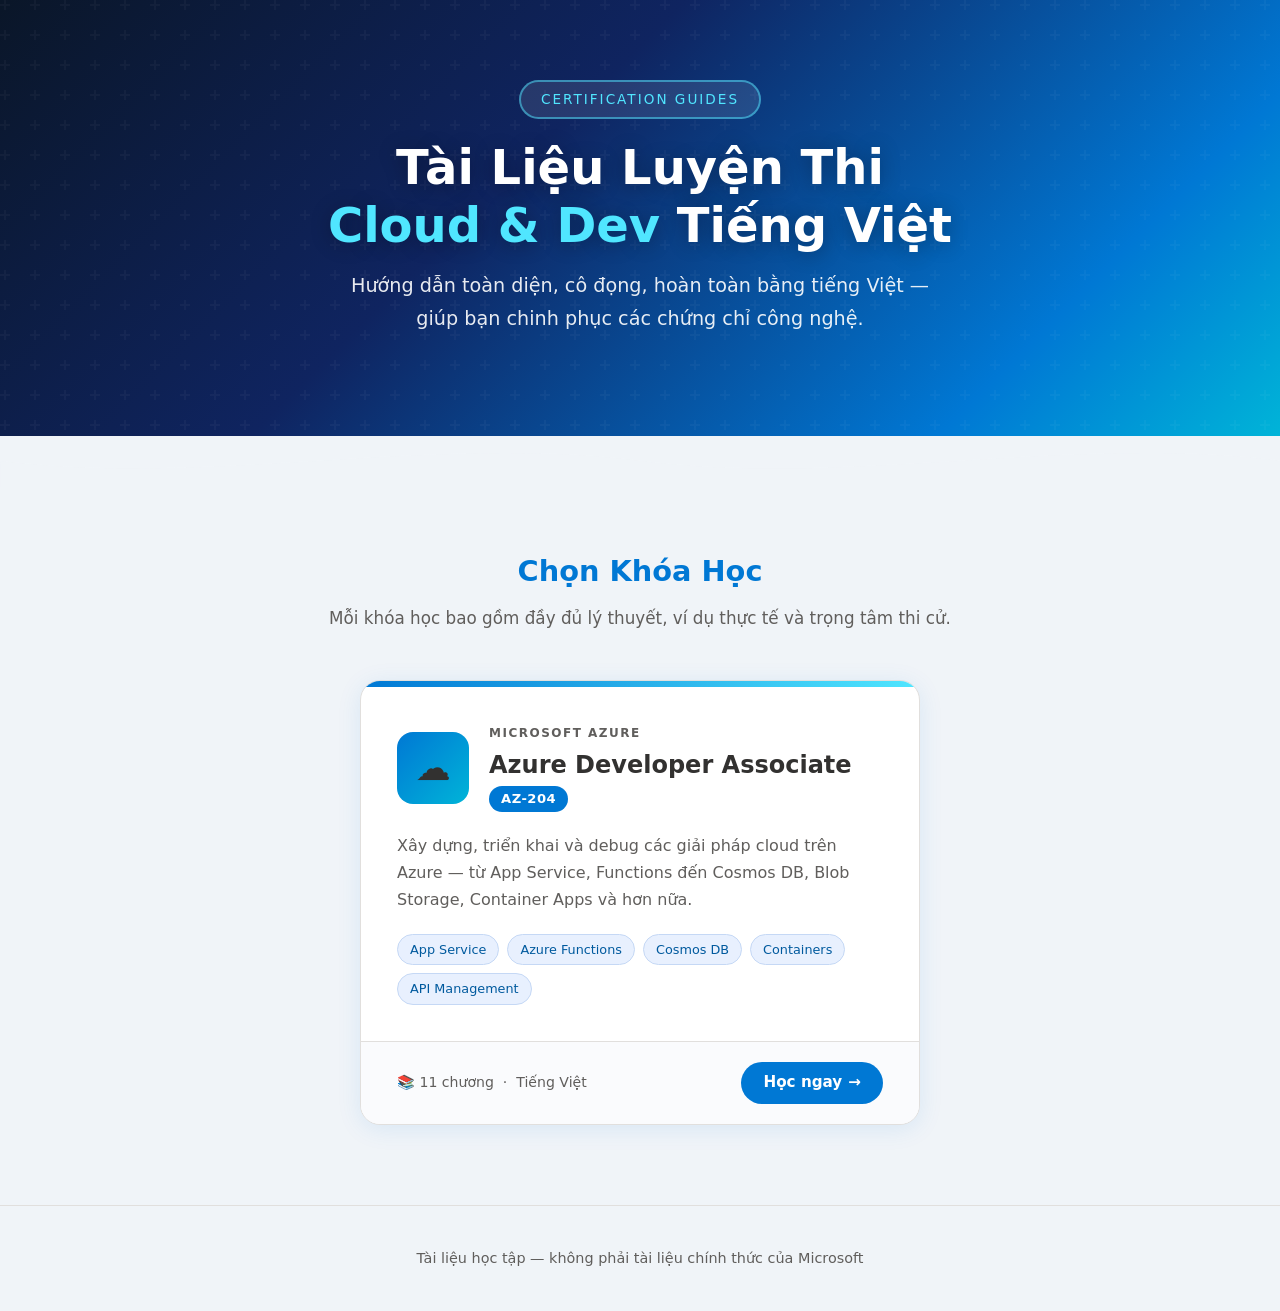
<file: index.html>
<!DOCTYPE html>
<html lang="vi">
<head>
<meta charset="UTF-8">
<meta name="viewport" content="width=device-width, initial-scale=1.0">
<title>Cloud & Dev Certification Guides – Tiếng Việt</title>
<style>
  :root {
    --primary: #0078d4;
    --secondary: #005a9e;
    --accent: #50e6ff;
    --bg: #f0f4f8;
    --card-bg: #ffffff;
    --text: #323130;
    --muted: #605e5c;
    --border: #e1dfdd;
  }
  * { box-sizing: border-box; margin: 0; padding: 0; }
  body { font-family: 'Segoe UI', system-ui, -apple-system, sans-serif; background: var(--bg); color: var(--text); line-height: 1.7; }

  /* ── HERO ── */
  .hero {
    background: linear-gradient(135deg, #0a1628 0%, #0f2460 40%, #0078d4 80%, #00b4d8 100%);
    color: white;
    padding: 80px 40px 100px;
    text-align: center;
    position: relative;
    overflow: hidden;
  }
  .hero::before {
    content: '';
    position: absolute; inset: 0;
    background: url("data:image/svg+xml,%3Csvg width='60' height='60' viewBox='0 0 60 60' xmlns='http://www.w3.org/2000/svg'%3E%3Cg fill='none' fill-rule='evenodd'%3E%3Cg fill='%23ffffff' fill-opacity='0.03'%3E%3Cpath d='M36 34v-4h-2v4h-4v2h4v4h2v-4h4v-2h-4zm0-30V0h-2v4h-4v2h4v4h2V6h4V4h-4zM6 34v-4H4v4H0v2h4v4h2v-4h4v-2H6zM6 4V0H4v4H0v2h4v4h2V6h4V4H6z'/%3E%3C/g%3E%3C/g%3E%3C/svg%3E");
  }
  .hero-content { position: relative; z-index: 1; }
  .site-badge {
    display: inline-block;
    background: rgba(255,255,255,0.1);
    border: 2px solid rgba(80,230,255,0.5);
    border-radius: 50px;
    padding: 6px 20px;
    font-size: 0.85rem;
    letter-spacing: 2px;
    text-transform: uppercase;
    margin-bottom: 20px;
    color: var(--accent);
  }
  .hero h1 {
    font-size: 3rem;
    font-weight: 700;
    margin-bottom: 16px;
    line-height: 1.2;
    text-shadow: 0 2px 20px rgba(0,0,0,0.3);
  }
  .hero h1 span { color: var(--accent); }
  .hero p {
    font-size: 1.2rem;
    opacity: 0.9;
    max-width: 600px;
    margin: 0 auto;
  }

  /* ── WAVE ── */
  .wave-divider { margin-top: -2px; background: var(--bg); }
  .wave-divider svg { display: block; }

  /* ── CONTAINER ── */
  .container { max-width: 1100px; margin: 0 auto; padding: 0 20px; }

  /* ── SECTION ── */
  .courses-section { padding: 60px 0 80px; }
  .section-title {
    text-align: center;
    margin-bottom: 48px;
  }
  .section-title h2 {
    font-size: 1.8rem;
    color: var(--primary);
    margin-bottom: 8px;
  }
  .section-title p { color: var(--muted); font-size: 1.05rem; }

  /* ── FEATURED CARD WRAPPER ── */
  .featured-wrap {
    display: flex;
    justify-content: center;
  }

  /* ── COURSE CARD ── */
  .course-card {
    background: var(--card-bg);
    border-radius: 20px;
    border: 1px solid var(--border);
    text-decoration: none;
    color: var(--text);
    display: flex;
    flex-direction: column;
    transition: transform 0.2s, box-shadow 0.2s, border-color 0.2s;
    overflow: hidden;
    width: 100%;
    max-width: 560px;
    box-shadow: 0 4px 24px rgba(0,120,212,0.10);
  }
  .course-card:hover {
    transform: translateY(-5px);
    box-shadow: 0 16px 48px rgba(0,120,212,0.18);
    border-color: var(--primary);
  }

  .card-banner { height: 6px; }
  .banner-azure { background: linear-gradient(90deg, #0078d4, #50e6ff); }

  .card-body {
    padding: 36px;
    flex: 1;
    display: flex;
    flex-direction: column;
    gap: 20px;
  }

  .card-header-row {
    display: flex;
    align-items: center;
    gap: 20px;
  }
  .card-icon {
    width: 72px; height: 72px;
    border-radius: 16px;
    display: flex; align-items: center; justify-content: center;
    font-size: 2.2rem;
    flex-shrink: 0;
  }
  .icon-azure { background: linear-gradient(135deg, #0078d4, #00b4d8); }

  .card-info { flex: 1; }
  .card-provider {
    font-size: 0.75rem;
    font-weight: 600;
    text-transform: uppercase;
    letter-spacing: 1.5px;
    color: var(--muted);
    margin-bottom: 6px;
  }
  .card-title {
    font-size: 1.5rem;
    font-weight: 700;
    color: var(--text);
    line-height: 1.25;
  }
  .card-code {
    display: inline-block;
    margin-top: 6px;
    font-size: 0.82rem;
    font-weight: 700;
    color: white;
    background: var(--primary);
    border-radius: 20px;
    padding: 2px 12px;
    letter-spacing: 0.5px;
  }

  .card-desc {
    font-size: 1rem;
    color: var(--muted);
    line-height: 1.7;
  }

  .card-tags {
    display: flex;
    flex-wrap: wrap;
    gap: 8px;
  }
  .tag {
    background: #e8f0fe;
    border: 1px solid #c5d8f5;
    border-radius: 20px;
    padding: 4px 12px;
    font-size: 0.8rem;
    color: var(--secondary);
    font-weight: 500;
  }

  .card-footer {
    padding: 20px 36px;
    border-top: 1px solid var(--border);
    display: flex;
    justify-content: space-between;
    align-items: center;
    background: #fafbfd;
  }
  .card-stats { font-size: 0.88rem; color: var(--muted); }
  .card-cta {
    font-size: 0.95rem;
    font-weight: 700;
    color: white;
    background: var(--primary);
    border-radius: 24px;
    padding: 8px 22px;
    display: flex;
    align-items: center;
    gap: 6px;
    transition: background 0.2s, transform 0.2s;
  }
  .course-card:hover .card-cta {
    background: var(--secondary);
    transform: translateX(2px);
  }
  .card-cta .arrow { transition: transform 0.2s; }
  .course-card:hover .card-cta .arrow { transform: translateX(3px); }

  /* ── FOOTER ── */
  footer {
    text-align: center;
    padding: 40px 20px;
    color: var(--muted);
    font-size: 0.9rem;
    border-top: 1px solid var(--border);
  }

  @media (max-width: 600px) {
    .hero h1 { font-size: 2rem; }
    .hero { padding: 60px 20px 80px; }
  }
</style>
</head>
<body>

<div class="hero">
  <div class="hero-content">
    <div class="site-badge">Certification Guides</div>
    <h1>Tài Liệu Luyện Thi<br><span>Cloud & Dev</span> Tiếng Việt</h1>
    <p>Hướng dẫn toàn diện, cô đọng, hoàn toàn bằng tiếng Việt — giúp bạn chinh phục các chứng chỉ công nghệ.</p>
  </div>
</div>

<div class="wave-divider">
  <svg viewBox="0 0 1440 60" xmlns="http://www.w3.org/2000/svg">
    <path d="M0,30 C240,60 480,0 720,30 C960,60 1200,0 1440,30 L1440,60 L0,60 Z" fill="#f0f4f8"/>
  </svg>
</div>

<section class="courses-section">
  <div class="container">
    <div class="section-title">
      <h2>Chọn Khóa Học</h2>
      <p>Mỗi khóa học bao gồm đầy đủ lý thuyết, ví dụ thực tế và trọng tâm thi cử.</p>
    </div>

    <div class="featured-wrap">

      <!-- AZ-204 -->
      <a href="az-204/index.html" class="course-card">
        <div class="card-banner banner-azure"></div>
        <div class="card-body">
          <div class="card-header-row">
            <div class="card-icon icon-azure">☁️</div>
            <div class="card-info">
              <div class="card-provider">Microsoft Azure</div>
              <div class="card-title">Azure Developer Associate</div>
              <div class="card-code">AZ-204</div>
            </div>
          </div>
          <p class="card-desc">Xây dựng, triển khai và debug các giải pháp cloud trên Azure — từ App Service, Functions đến Cosmos DB, Blob Storage, Container Apps và hơn nữa.</p>
          <div class="card-tags">
            <span class="tag">App Service</span>
            <span class="tag">Azure Functions</span>
            <span class="tag">Cosmos DB</span>
            <span class="tag">Containers</span>
            <span class="tag">API Management</span>
          </div>
        </div>
        <div class="card-footer">
          <span class="card-stats">📚 11 chương &nbsp;·&nbsp; Tiếng Việt</span>
          <span class="card-cta">Học ngay <span class="arrow">→</span></span>
        </div>
      </a>


    </div>
  </div>
</section>

<footer>
  Tài liệu học tập &mdash; không phải tài liệu chính thức của Microsoft
</footer>

</body>
</html>
</file>
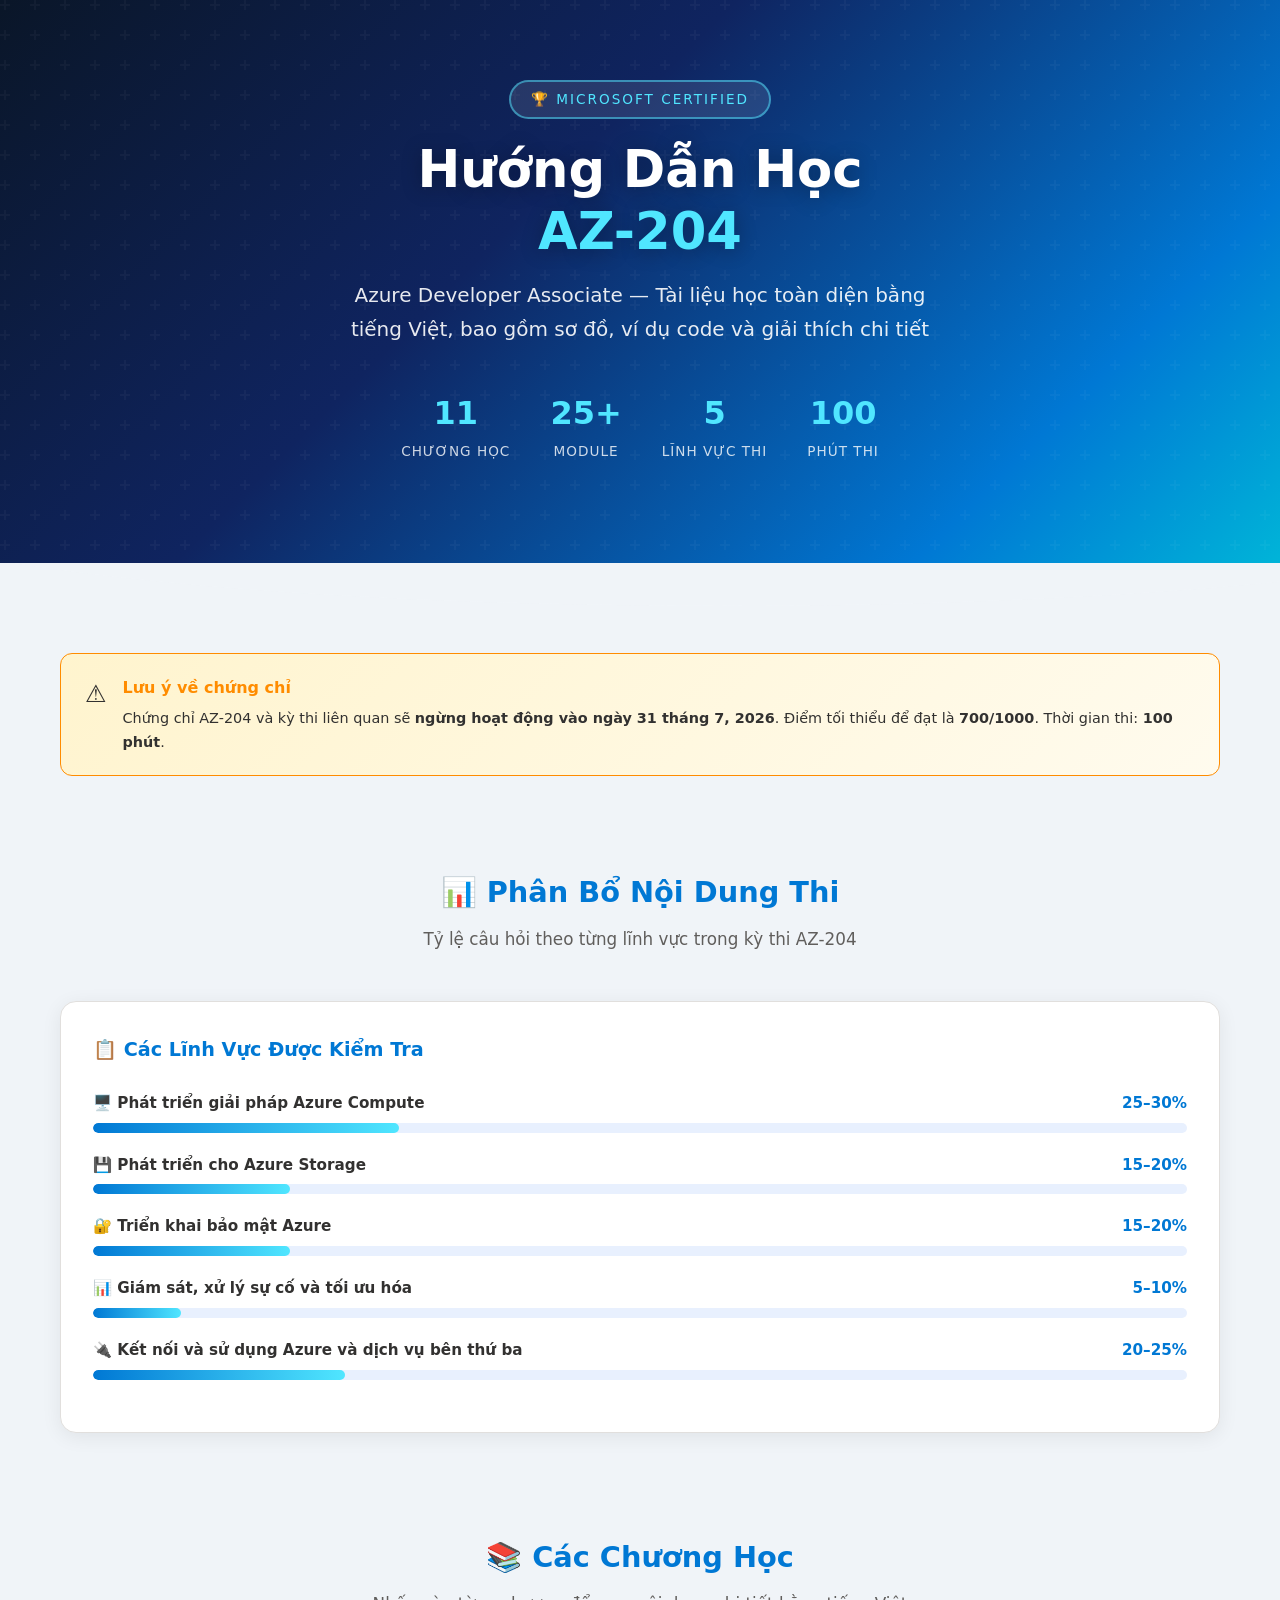
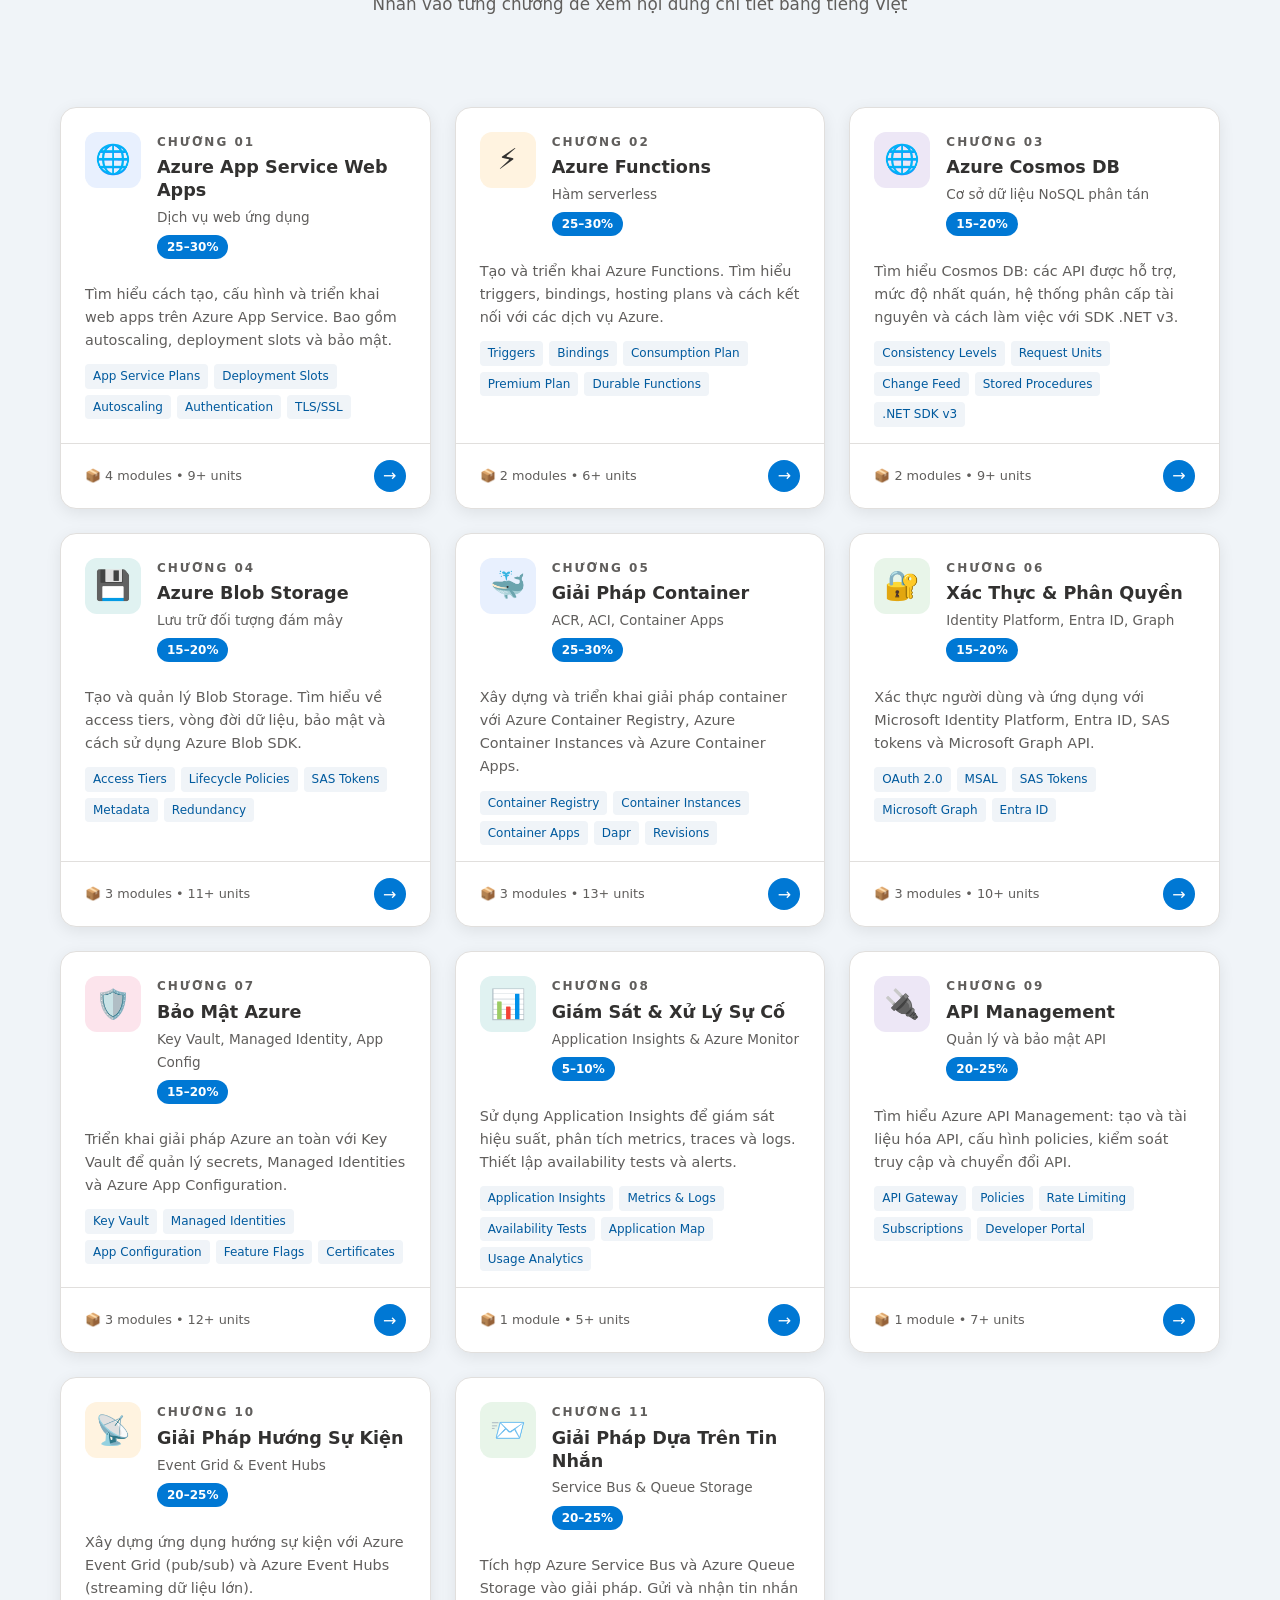
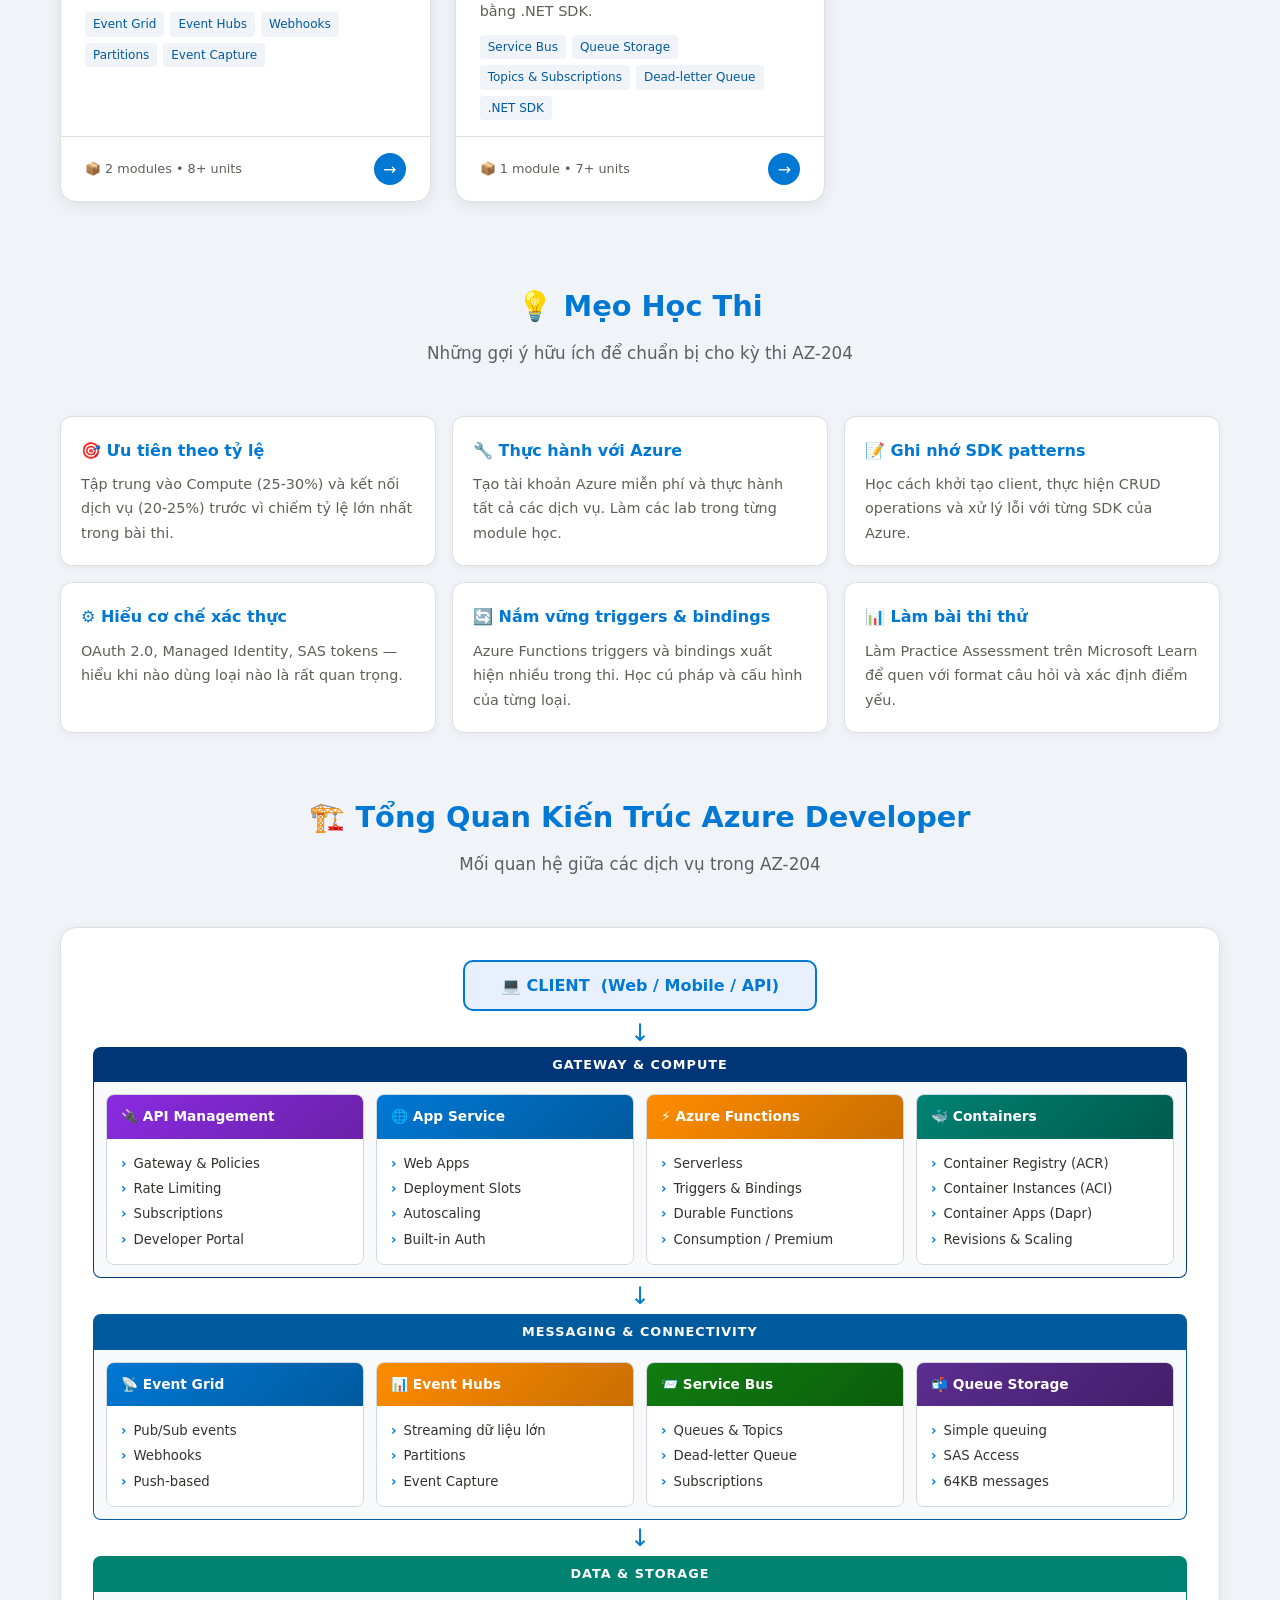
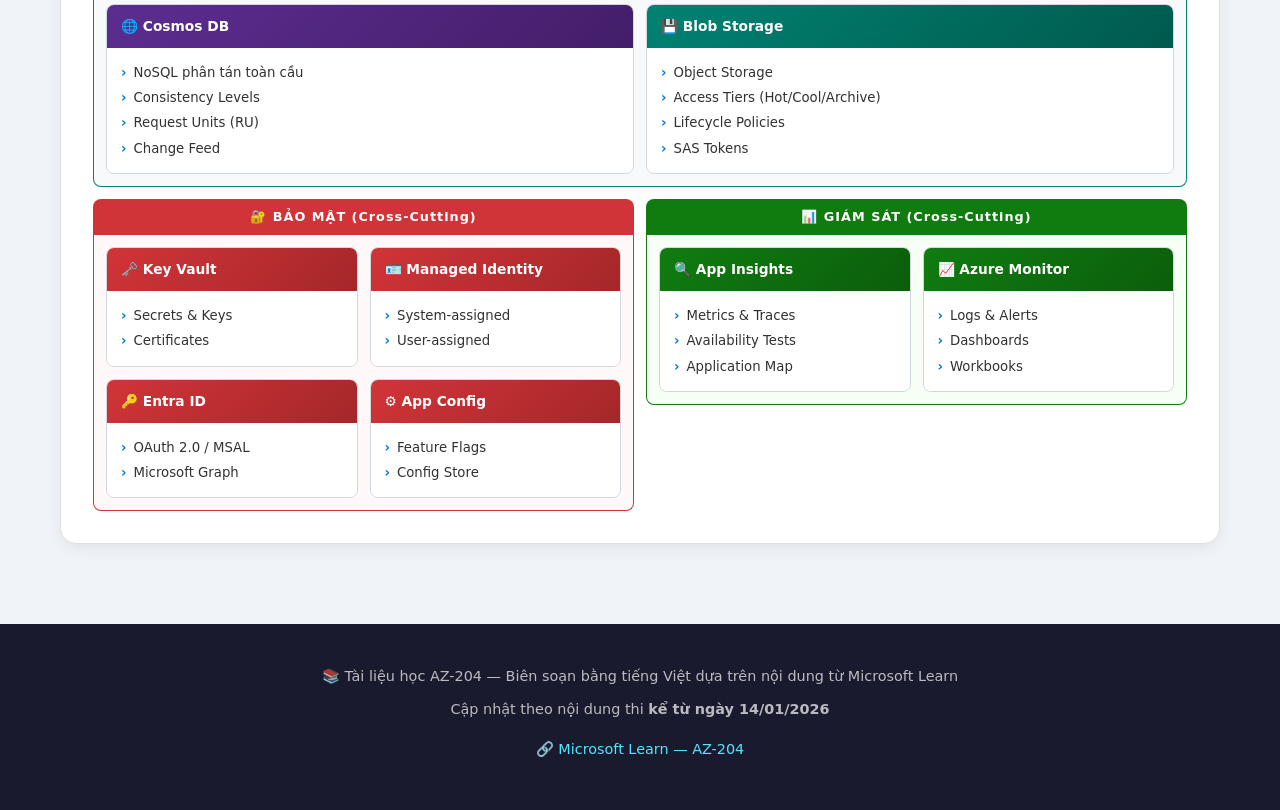
<file: az-204/index.html>
<!DOCTYPE html>
<html lang="vi">
<head>
<meta charset="UTF-8">
<meta name="viewport" content="width=device-width, initial-scale=1.0">
<title>AZ-204 | Hướng Dẫn Học Azure Developer Associate - Tiếng Việt</title>
<style>
  :root {
    --primary: #0078d4;
    --secondary: #005a9e;
    --accent: #50e6ff;
    --bg: #f0f4f8;
    --card-bg: #ffffff;
    --text: #323130;
    --muted: #605e5c;
    --success: #107c10;
    --warning: #ff8c00;
    --danger: #d13438;
    --border: #e1dfdd;
    --purple: #5c2d91;
    --teal: #008272;
  }
  * { box-sizing: border-box; margin: 0; padding: 0; }
  body { font-family: 'Segoe UI', system-ui, -apple-system, sans-serif; background: var(--bg); color: var(--text); line-height: 1.7; }

  /* ── HERO ── */
  .hero {
    background: linear-gradient(135deg, #0a1628 0%, #0f2460 40%, #0078d4 80%, #00b4d8 100%);
    color: white;
    padding: 80px 40px 100px;
    text-align: center;
    position: relative;
    overflow: hidden;
  }
  .hero::before {
    content: '';
    position: absolute; inset: 0;
    background: url("data:image/svg+xml,%3Csvg width='60' height='60' viewBox='0 0 60 60' xmlns='http://www.w3.org/2000/svg'%3E%3Cg fill='none' fill-rule='evenodd'%3E%3Cg fill='%23ffffff' fill-opacity='0.03'%3E%3Cpath d='M36 34v-4h-2v4h-4v2h4v4h2v-4h4v-2h-4zm0-30V0h-2v4h-4v2h4v4h2V6h4V4h-4zM6 34v-4H4v4H0v2h4v4h2v-4h4v-2H6zM6 4V0H4v4H0v2h4v4h2V6h4V4H6z'/%3E%3C/g%3E%3C/g%3E%3C/svg%3E");
  }
  .hero-content { position: relative; z-index: 1; }
  .cert-badge {
    display: inline-block;
    background: rgba(255,255,255,0.1);
    border: 2px solid rgba(80,230,255,0.5);
    border-radius: 50px;
    padding: 6px 20px;
    font-size: 0.85rem;
    letter-spacing: 2px;
    text-transform: uppercase;
    margin-bottom: 20px;
    color: var(--accent);
  }
  .hero h1 {
    font-size: 3.2rem;
    font-weight: 700;
    margin-bottom: 16px;
    line-height: 1.2;
    text-shadow: 0 2px 20px rgba(0,0,0,0.3);
  }
  .hero h1 span { color: var(--accent); }
  .hero p {
    font-size: 1.25rem;
    opacity: 0.9;
    max-width: 600px;
    margin: 0 auto 32px;
  }
  .hero-stats {
    display: flex;
    justify-content: center;
    gap: 40px;
    flex-wrap: wrap;
    margin-top: 40px;
  }
  .stat { text-align: center; }
  .stat-num { font-size: 2rem; font-weight: 700; color: var(--accent); }
  .stat-label { font-size: 0.85rem; opacity: 0.8; text-transform: uppercase; letter-spacing: 1px; }

  /* ── WAVE ── */
  .wave-divider {
    margin-top: -2px;
    background: var(--bg);
  }
  .wave-divider svg { display: block; }

  /* ── CONTAINER ── */
  .container { max-width: 1200px; margin: 0 auto; padding: 0 20px; }

  /* ── EXAM OVERVIEW ── */
  .overview-section { padding: 60px 0; }
  .section-title {
    text-align: center;
    margin-bottom: 48px;
  }
  .section-title h2 {
    font-size: 1.8rem;
    color: var(--primary);
    margin-bottom: 8px;
  }
  .section-title p { color: var(--muted); font-size: 1.05rem; }

  /* ── SKILL BARS ── */
  .skill-areas {
    background: white;
    border-radius: 16px;
    padding: 32px;
    box-shadow: 0 4px 20px rgba(0,0,0,0.07);
    border: 1px solid var(--border);
    margin-bottom: 40px;
  }
  .skill-areas h3 { color: var(--primary); margin-bottom: 24px; font-size: 1.2rem; display: flex; align-items: center; gap: 10px; }
  .skill-item { margin-bottom: 20px; }
  .skill-label {
    display: flex;
    justify-content: space-between;
    margin-bottom: 6px;
    font-size: 0.95rem;
  }
  .skill-label span:first-child { font-weight: 600; }
  .skill-label .percent { color: var(--primary); font-weight: 700; }
  .skill-bar { background: #e8f0fe; border-radius: 8px; height: 10px; overflow: hidden; }
  .skill-fill { height: 100%; border-radius: 8px; background: linear-gradient(90deg, var(--primary), var(--accent)); transition: width 0.8s ease; }

  /* ── CHAPTER GRID ── */
  .chapters-grid {
    display: grid;
    grid-template-columns: repeat(auto-fill, minmax(340px, 1fr));
    gap: 24px;
    padding: 40px 0;
  }
  .chapter-card {
    background: white;
    border-radius: 16px;
    overflow: hidden;
    box-shadow: 0 4px 16px rgba(0,0,0,0.08);
    border: 1px solid var(--border);
    transition: transform 0.2s, box-shadow 0.2s;
    text-decoration: none;
    color: inherit;
    display: flex;
    flex-direction: column;
  }
  .chapter-card:hover {
    transform: translateY(-4px);
    box-shadow: 0 8px 32px rgba(0,120,212,0.15);
    border-color: var(--primary);
  }
  .card-header {
    padding: 24px;
    display: flex;
    align-items: flex-start;
    gap: 16px;
  }
  .card-icon {
    width: 56px;
    height: 56px;
    border-radius: 12px;
    display: flex;
    align-items: center;
    justify-content: center;
    font-size: 1.8rem;
    flex-shrink: 0;
  }
  .card-icon.blue { background: #e8f0fe; }
  .card-icon.green { background: #e8f5e9; }
  .card-icon.purple { background: #ede7f6; }
  .card-icon.orange { background: #fff3e0; }
  .card-icon.teal { background: #e0f2f1; }
  .card-icon.red { background: #fce4ec; }
  .card-meta { flex: 1; }
  .card-num {
    font-size: 0.75rem;
    font-weight: 700;
    letter-spacing: 2px;
    text-transform: uppercase;
    color: var(--muted);
    margin-bottom: 4px;
  }
  .card-title {
    font-size: 1.1rem;
    font-weight: 700;
    color: var(--text);
    margin-bottom: 4px;
    line-height: 1.3;
  }
  .card-subtitle { font-size: 0.85rem; color: var(--muted); }
  .card-body { padding: 0 24px 16px; flex: 1; }
  .card-desc { font-size: 0.9rem; color: var(--muted); line-height: 1.6; margin-bottom: 12px; }
  .card-topics { display: flex; flex-wrap: wrap; gap: 6px; }
  .topic-tag {
    display: inline-block;
    background: #f0f4f8;
    color: var(--secondary);
    border-radius: 4px;
    padding: 2px 8px;
    font-size: 0.75rem;
    font-weight: 500;
  }
  .card-footer {
    padding: 16px 24px;
    border-top: 1px solid var(--border);
    display: flex;
    align-items: center;
    justify-content: space-between;
  }
  .card-modules { font-size: 0.8rem; color: var(--muted); }
  .card-arrow {
    width: 32px; height: 32px;
    background: var(--primary);
    border-radius: 50%;
    display: flex;
    align-items: center;
    justify-content: center;
    color: white;
    font-size: 1rem;
  }
  .exam-weight {
    display: inline-block;
    background: var(--primary);
    color: white;
    border-radius: 20px;
    padding: 2px 10px;
    font-size: 0.75rem;
    font-weight: 700;
    margin-top: 6px;
  }

  /* ── INFO BANNER ── */
  .info-banner {
    background: linear-gradient(135deg, #fff4ce, #fffbee);
    border: 1px solid #ff8c00;
    border-radius: 12px;
    padding: 20px 24px;
    margin: 32px 0;
    display: flex;
    gap: 16px;
    align-items: flex-start;
  }
  .info-banner-icon { font-size: 1.5rem; flex-shrink: 0; }
  .info-banner-text h4 { color: #ff8c00; margin-bottom: 4px; }
  .info-banner-text p { font-size: 0.9rem; color: var(--text); }

  /* ── STUDY TIPS ── */
  .tips-grid {
    display: grid;
    grid-template-columns: repeat(auto-fill, minmax(280px, 1fr));
    gap: 16px;
    margin: 32px 0;
  }
  .tip-card {
    background: white;
    border-radius: 12px;
    padding: 20px;
    border: 1px solid var(--border);
    box-shadow: 0 2px 8px rgba(0,0,0,0.05);
  }
  .tip-card h4 { color: var(--primary); margin-bottom: 8px; display: flex; align-items: center; gap: 8px; }
  .tip-card p { font-size: 0.9rem; color: var(--muted); }

  /* ── FOOTER ── */
  footer {
    background: #1a1a2e;
    color: rgba(255,255,255,0.7);
    text-align: center;
    padding: 40px 20px;
    margin-top: 80px;
  }
  footer p { font-size: 0.9rem; margin-bottom: 8px; }
  footer a { color: var(--accent); text-decoration: none; }

  @media (max-width: 768px) {
    .hero h1 { font-size: 2rem; }
    .hero-stats { gap: 24px; }
    .chapters-grid { grid-template-columns: 1fr; }
  }
</style>
<link rel="stylesheet" href="code-diagram.css">
</head>
<body>

<!-- HERO -->
<div class="hero">
  <div class="hero-content">
    <div class="cert-badge">🏆 Microsoft Certified</div>
    <h1>Hướng Dẫn Học<br><span>AZ-204</span></h1>
    <p>Azure Developer Associate — Tài liệu học toàn diện bằng tiếng Việt, bao gồm sơ đồ, ví dụ code và giải thích chi tiết</p>
    <div class="hero-stats">
      <div class="stat">
        <div class="stat-num">11</div>
        <div class="stat-label">Chương học</div>
      </div>
      <div class="stat">
        <div class="stat-num">25+</div>
        <div class="stat-label">Module</div>
      </div>
      <div class="stat">
        <div class="stat-num">5</div>
        <div class="stat-label">Lĩnh vực thi</div>
      </div>
      <div class="stat">
        <div class="stat-num">100</div>
        <div class="stat-label">Phút thi</div>
      </div>
    </div>
  </div>
</div>

<!-- WAVE -->
<div class="wave-divider">
  <svg viewBox="0 0 1440 60" xmlns="http://www.w3.org/2000/svg" preserveAspectRatio="none" height="60">
    <path d="M0,0 C360,60 1080,60 1440,0 L1440,60 L0,60 Z" fill="#f0f4f8"/>
  </svg>
</div>

<div class="container">

  <!-- INFO BANNER -->
  <div class="info-banner">
    <div class="info-banner-icon">⚠️</div>
    <div class="info-banner-text">
      <h4>Lưu ý về chứng chỉ</h4>
      <p>Chứng chỉ AZ-204 và kỳ thi liên quan sẽ <strong>ngừng hoạt động vào ngày 31 tháng 7, 2026</strong>. Điểm tối thiểu để đạt là <strong>700/1000</strong>. Thời gian thi: <strong>100 phút</strong>.</p>
    </div>
  </div>

  <!-- OVERVIEW SECTION -->
  <div class="overview-section">
    <div class="section-title">
      <h2>📊 Phân Bổ Nội Dung Thi</h2>
      <p>Tỷ lệ câu hỏi theo từng lĩnh vực trong kỳ thi AZ-204</p>
    </div>

    <div class="skill-areas">
      <h3>📋 Các Lĩnh Vực Được Kiểm Tra</h3>

      <div class="skill-item">
        <div class="skill-label">
          <span>🖥️ Phát triển giải pháp Azure Compute</span>
          <span class="percent">25–30%</span>
        </div>
        <div class="skill-bar"><div class="skill-fill" style="width: 28%"></div></div>
      </div>

      <div class="skill-item">
        <div class="skill-label">
          <span>💾 Phát triển cho Azure Storage</span>
          <span class="percent">15–20%</span>
        </div>
        <div class="skill-bar"><div class="skill-fill" style="width: 18%"></div></div>
      </div>

      <div class="skill-item">
        <div class="skill-label">
          <span>🔐 Triển khai bảo mật Azure</span>
          <span class="percent">15–20%</span>
        </div>
        <div class="skill-bar"><div class="skill-fill" style="width: 18%"></div></div>
      </div>

      <div class="skill-item">
        <div class="skill-label">
          <span>📊 Giám sát, xử lý sự cố và tối ưu hóa</span>
          <span class="percent">5–10%</span>
        </div>
        <div class="skill-bar"><div class="skill-fill" style="width: 8%"></div></div>
      </div>

      <div class="skill-item">
        <div class="skill-label">
          <span>🔌 Kết nối và sử dụng Azure và dịch vụ bên thứ ba</span>
          <span class="percent">20–25%</span>
        </div>
        <div class="skill-bar"><div class="skill-fill" style="width: 23%"></div></div>
      </div>
    </div>
  </div>

  <!-- CHAPTERS SECTION -->
  <div class="section-title">
    <h2>📚 Các Chương Học</h2>
    <p>Nhấn vào từng chương để xem nội dung chi tiết bằng tiếng Việt</p>
  </div>

  <div class="chapters-grid">

    <!-- Chapter 1: App Service -->
    <a href="01-azure-app-service.html" class="chapter-card">
      <div class="card-header">
        <div class="card-icon blue">🌐</div>
        <div class="card-meta">
          <div class="card-num">Chương 01</div>
          <div class="card-title">Azure App Service Web Apps</div>
          <div class="card-subtitle">Dịch vụ web ứng dụng</div>
          <div><span class="exam-weight">25–30%</span></div>
        </div>
      </div>
      <div class="card-body">
        <p class="card-desc">Tìm hiểu cách tạo, cấu hình và triển khai web apps trên Azure App Service. Bao gồm autoscaling, deployment slots và bảo mật.</p>
        <div class="card-topics">
          <span class="topic-tag">App Service Plans</span>
          <span class="topic-tag">Deployment Slots</span>
          <span class="topic-tag">Autoscaling</span>
          <span class="topic-tag">Authentication</span>
          <span class="topic-tag">TLS/SSL</span>
        </div>
      </div>
      <div class="card-footer">
        <span class="card-modules">📦 4 modules • 9+ units</span>
        <div class="card-arrow">→</div>
      </div>
    </a>

    <!-- Chapter 2: Azure Functions -->
    <a href="02-azure-functions.html" class="chapter-card">
      <div class="card-header">
        <div class="card-icon orange">⚡</div>
        <div class="card-meta">
          <div class="card-num">Chương 02</div>
          <div class="card-title">Azure Functions</div>
          <div class="card-subtitle">Hàm serverless</div>
          <div><span class="exam-weight">25–30%</span></div>
        </div>
      </div>
      <div class="card-body">
        <p class="card-desc">Tạo và triển khai Azure Functions. Tìm hiểu triggers, bindings, hosting plans và cách kết nối với các dịch vụ Azure.</p>
        <div class="card-topics">
          <span class="topic-tag">Triggers</span>
          <span class="topic-tag">Bindings</span>
          <span class="topic-tag">Consumption Plan</span>
          <span class="topic-tag">Premium Plan</span>
          <span class="topic-tag">Durable Functions</span>
        </div>
      </div>
      <div class="card-footer">
        <span class="card-modules">📦 2 modules • 6+ units</span>
        <div class="card-arrow">→</div>
      </div>
    </a>

    <!-- Chapter 3: Cosmos DB -->
    <a href="03-cosmos-db.html" class="chapter-card">
      <div class="card-header">
        <div class="card-icon purple">🌐</div>
        <div class="card-meta">
          <div class="card-num">Chương 03</div>
          <div class="card-title">Azure Cosmos DB</div>
          <div class="card-subtitle">Cơ sở dữ liệu NoSQL phân tán</div>
          <div><span class="exam-weight">15–20%</span></div>
        </div>
      </div>
      <div class="card-body">
        <p class="card-desc">Tìm hiểu Cosmos DB: các API được hỗ trợ, mức độ nhất quán, hệ thống phân cấp tài nguyên và cách làm việc với SDK .NET v3.</p>
        <div class="card-topics">
          <span class="topic-tag">Consistency Levels</span>
          <span class="topic-tag">Request Units</span>
          <span class="topic-tag">Change Feed</span>
          <span class="topic-tag">Stored Procedures</span>
          <span class="topic-tag">.NET SDK v3</span>
        </div>
      </div>
      <div class="card-footer">
        <span class="card-modules">📦 2 modules • 9+ units</span>
        <div class="card-arrow">→</div>
      </div>
    </a>

    <!-- Chapter 4: Blob Storage -->
    <a href="04-blob-storage.html" class="chapter-card">
      <div class="card-header">
        <div class="card-icon teal">💾</div>
        <div class="card-meta">
          <div class="card-num">Chương 04</div>
          <div class="card-title">Azure Blob Storage</div>
          <div class="card-subtitle">Lưu trữ đối tượng đám mây</div>
          <div><span class="exam-weight">15–20%</span></div>
        </div>
      </div>
      <div class="card-body">
        <p class="card-desc">Tạo và quản lý Blob Storage. Tìm hiểu về access tiers, vòng đời dữ liệu, bảo mật và cách sử dụng Azure Blob SDK.</p>
        <div class="card-topics">
          <span class="topic-tag">Access Tiers</span>
          <span class="topic-tag">Lifecycle Policies</span>
          <span class="topic-tag">SAS Tokens</span>
          <span class="topic-tag">Metadata</span>
          <span class="topic-tag">Redundancy</span>
        </div>
      </div>
      <div class="card-footer">
        <span class="card-modules">📦 3 modules • 11+ units</span>
        <div class="card-arrow">→</div>
      </div>
    </a>

    <!-- Chapter 5: Containerized Solutions -->
    <a href="05-containerized-solutions.html" class="chapter-card">
      <div class="card-header">
        <div class="card-icon blue">🐳</div>
        <div class="card-meta">
          <div class="card-num">Chương 05</div>
          <div class="card-title">Giải Pháp Container</div>
          <div class="card-subtitle">ACR, ACI, Container Apps</div>
          <div><span class="exam-weight">25–30%</span></div>
        </div>
      </div>
      <div class="card-body">
        <p class="card-desc">Xây dựng và triển khai giải pháp container với Azure Container Registry, Azure Container Instances và Azure Container Apps.</p>
        <div class="card-topics">
          <span class="topic-tag">Container Registry</span>
          <span class="topic-tag">Container Instances</span>
          <span class="topic-tag">Container Apps</span>
          <span class="topic-tag">Dapr</span>
          <span class="topic-tag">Revisions</span>
        </div>
      </div>
      <div class="card-footer">
        <span class="card-modules">📦 3 modules • 13+ units</span>
        <div class="card-arrow">→</div>
      </div>
    </a>

    <!-- Chapter 6: Authentication -->
    <a href="06-authentication.html" class="chapter-card">
      <div class="card-header">
        <div class="card-icon green">🔐</div>
        <div class="card-meta">
          <div class="card-num">Chương 06</div>
          <div class="card-title">Xác Thực &amp; Phân Quyền</div>
          <div class="card-subtitle">Identity Platform, Entra ID, Graph</div>
          <div><span class="exam-weight">15–20%</span></div>
        </div>
      </div>
      <div class="card-body">
        <p class="card-desc">Xác thực người dùng và ứng dụng với Microsoft Identity Platform, Entra ID, SAS tokens và Microsoft Graph API.</p>
        <div class="card-topics">
          <span class="topic-tag">OAuth 2.0</span>
          <span class="topic-tag">MSAL</span>
          <span class="topic-tag">SAS Tokens</span>
          <span class="topic-tag">Microsoft Graph</span>
          <span class="topic-tag">Entra ID</span>
        </div>
      </div>
      <div class="card-footer">
        <span class="card-modules">📦 3 modules • 10+ units</span>
        <div class="card-arrow">→</div>
      </div>
    </a>

    <!-- Chapter 7: Security -->
    <a href="07-security.html" class="chapter-card">
      <div class="card-header">
        <div class="card-icon red">🛡️</div>
        <div class="card-meta">
          <div class="card-num">Chương 07</div>
          <div class="card-title">Bảo Mật Azure</div>
          <div class="card-subtitle">Key Vault, Managed Identity, App Config</div>
          <div><span class="exam-weight">15–20%</span></div>
        </div>
      </div>
      <div class="card-body">
        <p class="card-desc">Triển khai giải pháp Azure an toàn với Key Vault để quản lý secrets, Managed Identities và Azure App Configuration.</p>
        <div class="card-topics">
          <span class="topic-tag">Key Vault</span>
          <span class="topic-tag">Managed Identities</span>
          <span class="topic-tag">App Configuration</span>
          <span class="topic-tag">Feature Flags</span>
          <span class="topic-tag">Certificates</span>
        </div>
      </div>
      <div class="card-footer">
        <span class="card-modules">📦 3 modules • 12+ units</span>
        <div class="card-arrow">→</div>
      </div>
    </a>

    <!-- Chapter 8: Monitoring -->
    <a href="08-monitoring.html" class="chapter-card">
      <div class="card-header">
        <div class="card-icon teal">📊</div>
        <div class="card-meta">
          <div class="card-num">Chương 08</div>
          <div class="card-title">Giám Sát &amp; Xử Lý Sự Cố</div>
          <div class="card-subtitle">Application Insights &amp; Azure Monitor</div>
          <div><span class="exam-weight">5–10%</span></div>
        </div>
      </div>
      <div class="card-body">
        <p class="card-desc">Sử dụng Application Insights để giám sát hiệu suất, phân tích metrics, traces và logs. Thiết lập availability tests và alerts.</p>
        <div class="card-topics">
          <span class="topic-tag">Application Insights</span>
          <span class="topic-tag">Metrics &amp; Logs</span>
          <span class="topic-tag">Availability Tests</span>
          <span class="topic-tag">Application Map</span>
          <span class="topic-tag">Usage Analytics</span>
        </div>
      </div>
      <div class="card-footer">
        <span class="card-modules">📦 1 module • 5+ units</span>
        <div class="card-arrow">→</div>
      </div>
    </a>

    <!-- Chapter 9: API Management -->
    <a href="09-api-management.html" class="chapter-card">
      <div class="card-header">
        <div class="card-icon purple">🔌</div>
        <div class="card-meta">
          <div class="card-num">Chương 09</div>
          <div class="card-title">API Management</div>
          <div class="card-subtitle">Quản lý và bảo mật API</div>
          <div><span class="exam-weight">20–25%</span></div>
        </div>
      </div>
      <div class="card-body">
        <p class="card-desc">Tìm hiểu Azure API Management: tạo và tài liệu hóa API, cấu hình policies, kiểm soát truy cập và chuyển đổi API.</p>
        <div class="card-topics">
          <span class="topic-tag">API Gateway</span>
          <span class="topic-tag">Policies</span>
          <span class="topic-tag">Rate Limiting</span>
          <span class="topic-tag">Subscriptions</span>
          <span class="topic-tag">Developer Portal</span>
        </div>
      </div>
      <div class="card-footer">
        <span class="card-modules">📦 1 module • 7+ units</span>
        <div class="card-arrow">→</div>
      </div>
    </a>

    <!-- Chapter 10: Event-based -->
    <a href="10-event-based.html" class="chapter-card">
      <div class="card-header">
        <div class="card-icon orange">📡</div>
        <div class="card-meta">
          <div class="card-num">Chương 10</div>
          <div class="card-title">Giải Pháp Hướng Sự Kiện</div>
          <div class="card-subtitle">Event Grid &amp; Event Hubs</div>
          <div><span class="exam-weight">20–25%</span></div>
        </div>
      </div>
      <div class="card-body">
        <p class="card-desc">Xây dựng ứng dụng hướng sự kiện với Azure Event Grid (pub/sub) và Azure Event Hubs (streaming dữ liệu lớn).</p>
        <div class="card-topics">
          <span class="topic-tag">Event Grid</span>
          <span class="topic-tag">Event Hubs</span>
          <span class="topic-tag">Webhooks</span>
          <span class="topic-tag">Partitions</span>
          <span class="topic-tag">Event Capture</span>
        </div>
      </div>
      <div class="card-footer">
        <span class="card-modules">📦 2 modules • 8+ units</span>
        <div class="card-arrow">→</div>
      </div>
    </a>

    <!-- Chapter 11: Message-based -->
    <a href="11-message-based.html" class="chapter-card">
      <div class="card-header">
        <div class="card-icon green">📨</div>
        <div class="card-meta">
          <div class="card-num">Chương 11</div>
          <div class="card-title">Giải Pháp Dựa Trên Tin Nhắn</div>
          <div class="card-subtitle">Service Bus &amp; Queue Storage</div>
          <div><span class="exam-weight">20–25%</span></div>
        </div>
      </div>
      <div class="card-body">
        <p class="card-desc">Tích hợp Azure Service Bus và Azure Queue Storage vào giải pháp. Gửi và nhận tin nhắn bằng .NET SDK.</p>
        <div class="card-topics">
          <span class="topic-tag">Service Bus</span>
          <span class="topic-tag">Queue Storage</span>
          <span class="topic-tag">Topics &amp; Subscriptions</span>
          <span class="topic-tag">Dead-letter Queue</span>
          <span class="topic-tag">.NET SDK</span>
        </div>
      </div>
      <div class="card-footer">
        <span class="card-modules">📦 1 module • 7+ units</span>
        <div class="card-arrow">→</div>
      </div>
    </a>

  </div>

  <!-- STUDY TIPS -->
  <div class="section-title" style="margin-top: 40px;">
    <h2>💡 Mẹo Học Thi</h2>
    <p>Những gợi ý hữu ích để chuẩn bị cho kỳ thi AZ-204</p>
  </div>

  <div class="tips-grid">
    <div class="tip-card">
      <h4>🎯 Ưu tiên theo tỷ lệ</h4>
      <p>Tập trung vào Compute (25-30%) và kết nối dịch vụ (20-25%) trước vì chiếm tỷ lệ lớn nhất trong bài thi.</p>
    </div>
    <div class="tip-card">
      <h4>🔧 Thực hành với Azure</h4>
      <p>Tạo tài khoản Azure miễn phí và thực hành tất cả các dịch vụ. Làm các lab trong từng module học.</p>
    </div>
    <div class="tip-card">
      <h4>📝 Ghi nhớ SDK patterns</h4>
      <p>Học cách khởi tạo client, thực hiện CRUD operations và xử lý lỗi với từng SDK của Azure.</p>
    </div>
    <div class="tip-card">
      <h4>⚙️ Hiểu cơ chế xác thực</h4>
      <p>OAuth 2.0, Managed Identity, SAS tokens — hiểu khi nào dùng loại nào là rất quan trọng.</p>
    </div>
    <div class="tip-card">
      <h4>🔄 Nắm vững triggers &amp; bindings</h4>
      <p>Azure Functions triggers và bindings xuất hiện nhiều trong thi. Học cú pháp và cấu hình của từng loại.</p>
    </div>
    <div class="tip-card">
      <h4>📊 Làm bài thi thử</h4>
      <p>Làm Practice Assessment trên Microsoft Learn để quen với format câu hỏi và xác định điểm yếu.</p>
    </div>
  </div>

  <!-- ARCHITECTURE OVERVIEW -->
  <div class="section-title" style="margin-top: 60px;">
    <h2>🏗️ Tổng Quan Kiến Trúc Azure Developer</h2>
    <p>Mối quan hệ giữa các dịch vụ trong AZ-204</p>
  </div>

  <div style="background: white; border-radius: 16px; padding: 32px; border: 1px solid var(--border); box-shadow: 0 4px 16px rgba(0,0,0,0.07); margin-bottom: 40px;">

    <!-- CLIENT -->
    <div style="text-align:center; margin-bottom:10px;">
      <div style="display:inline-flex; align-items:center; gap:10px; background:#e8f0fe; border:2px solid #0078d4; border-radius:10px; padding:10px 36px; font-weight:700; color:#0078d4; font-size:1rem;">
        💻 CLIENT &nbsp;(Web / Mobile / API)
      </div>
    </div>
    <div style="text-align:center; color:#0078d4; font-size:1.5rem; line-height:1; margin:2px 0;">↓</div>

    <!-- GATEWAY & COMPUTE -->
    <div style="margin-bottom:4px;">
      <div style="background:#003578; color:#fff; text-align:center; border-radius:8px 8px 0 0; padding:7px; font-weight:700; font-size:0.8rem; letter-spacing:1px;">GATEWAY &amp; COMPUTE</div>
      <div class="arch-grid" style="grid-template-columns:1fr 1fr 1fr 1fr; margin:0; border:1px solid #003578; border-top:none; border-radius:0 0 8px 8px; padding:12px; background:#f8f9fb;">
        <div class="arch-card">
          <div class="arch-card-hd" style="background:linear-gradient(135deg,#8a2be2,#6b21a8);">🔌 API Management</div>
          <div class="arch-card-body">
            <div class="arch-item">Gateway &amp; Policies</div>
            <div class="arch-item">Rate Limiting</div>
            <div class="arch-item">Subscriptions</div>
            <div class="arch-item">Developer Portal</div>
          </div>
        </div>
        <div class="arch-card">
          <div class="arch-card-hd">🌐 App Service</div>
          <div class="arch-card-body">
            <div class="arch-item">Web Apps</div>
            <div class="arch-item">Deployment Slots</div>
            <div class="arch-item">Autoscaling</div>
            <div class="arch-item">Built-in Auth</div>
          </div>
        </div>
        <div class="arch-card">
          <div class="arch-card-hd" style="background:linear-gradient(135deg,#ff8c00,#c96e00);">⚡ Azure Functions</div>
          <div class="arch-card-body">
            <div class="arch-item">Serverless</div>
            <div class="arch-item">Triggers &amp; Bindings</div>
            <div class="arch-item">Durable Functions</div>
            <div class="arch-item">Consumption / Premium</div>
          </div>
        </div>
        <div class="arch-card">
          <div class="arch-card-hd" style="background:linear-gradient(135deg,#008272,#005a4e);">🐳 Containers</div>
          <div class="arch-card-body">
            <div class="arch-item">Container Registry (ACR)</div>
            <div class="arch-item">Container Instances (ACI)</div>
            <div class="arch-item">Container Apps (Dapr)</div>
            <div class="arch-item">Revisions &amp; Scaling</div>
          </div>
        </div>
      </div>
    </div>
    <div style="text-align:center; color:#0078d4; font-size:1.5rem; line-height:1; margin:6px 0;">↓</div>

    <!-- MESSAGING -->
    <div style="margin-bottom:4px;">
      <div style="background:#005a9e; color:#fff; text-align:center; border-radius:8px 8px 0 0; padding:7px; font-weight:700; font-size:0.8rem; letter-spacing:1px;">MESSAGING &amp; CONNECTIVITY</div>
      <div class="arch-grid" style="grid-template-columns:1fr 1fr 1fr 1fr; margin:0; border:1px solid #005a9e; border-top:none; border-radius:0 0 8px 8px; padding:12px; background:#f8f9fb;">
        <div class="arch-card">
          <div class="arch-card-hd">📡 Event Grid</div>
          <div class="arch-card-body">
            <div class="arch-item">Pub/Sub events</div>
            <div class="arch-item">Webhooks</div>
            <div class="arch-item">Push-based</div>
          </div>
        </div>
        <div class="arch-card">
          <div class="arch-card-hd" style="background:linear-gradient(135deg,#ff8c00,#c96e00);">📊 Event Hubs</div>
          <div class="arch-card-body">
            <div class="arch-item">Streaming dữ liệu lớn</div>
            <div class="arch-item">Partitions</div>
            <div class="arch-item">Event Capture</div>
          </div>
        </div>
        <div class="arch-card">
          <div class="arch-card-hd" style="background:linear-gradient(135deg,#107c10,#0b5e0b);">📨 Service Bus</div>
          <div class="arch-card-body">
            <div class="arch-item">Queues &amp; Topics</div>
            <div class="arch-item">Dead-letter Queue</div>
            <div class="arch-item">Subscriptions</div>
          </div>
        </div>
        <div class="arch-card">
          <div class="arch-card-hd" style="background:linear-gradient(135deg,#5c2d91,#431e69);">📬 Queue Storage</div>
          <div class="arch-card-body">
            <div class="arch-item">Simple queuing</div>
            <div class="arch-item">SAS Access</div>
            <div class="arch-item">64KB messages</div>
          </div>
        </div>
      </div>
    </div>
    <div style="text-align:center; color:#0078d4; font-size:1.5rem; line-height:1; margin:6px 0;">↓</div>

    <!-- STORAGE -->
    <div style="margin-bottom:12px;">
      <div style="background:#008272; color:#fff; text-align:center; border-radius:8px 8px 0 0; padding:7px; font-weight:700; font-size:0.8rem; letter-spacing:1px;">DATA &amp; STORAGE</div>
      <div class="arch-grid" style="grid-template-columns:1fr 1fr; margin:0; border:1px solid #008272; border-top:none; border-radius:0 0 8px 8px; padding:12px; background:#f8f9fb;">
        <div class="arch-card">
          <div class="arch-card-hd" style="background:linear-gradient(135deg,#5c2d91,#431e69);">🌐 Cosmos DB</div>
          <div class="arch-card-body">
            <div class="arch-item">NoSQL phân tán toàn cầu</div>
            <div class="arch-item">Consistency Levels</div>
            <div class="arch-item">Request Units (RU)</div>
            <div class="arch-item">Change Feed</div>
          </div>
        </div>
        <div class="arch-card">
          <div class="arch-card-hd" style="background:linear-gradient(135deg,#008272,#005a4e);">💾 Blob Storage</div>
          <div class="arch-card-body">
            <div class="arch-item">Object Storage</div>
            <div class="arch-item">Access Tiers (Hot/Cool/Archive)</div>
            <div class="arch-item">Lifecycle Policies</div>
            <div class="arch-item">SAS Tokens</div>
          </div>
        </div>
      </div>
    </div>

    <!-- CROSS-CUTTING: SECURITY + MONITORING -->
    <div style="display:grid; grid-template-columns:1fr 1fr; gap:12px;">

      <!-- SECURITY -->
      <div>
        <div style="background:#d13438; color:#fff; text-align:center; border-radius:8px 8px 0 0; padding:7px; font-weight:700; font-size:0.8rem; letter-spacing:1px;">🔐 BẢO MẬT (Cross-Cutting)</div>
        <div style="border:1px solid #d13438; border-top:none; border-radius:0 0 8px 8px; padding:12px; background:#fff8f8;">
          <div class="arch-grid" style="grid-template-columns:1fr 1fr; margin:0;">
            <div class="arch-card">
              <div class="arch-card-hd" style="background:linear-gradient(135deg,#d13438,#a52729);">🗝️ Key Vault</div>
              <div class="arch-card-body">
                <div class="arch-item">Secrets &amp; Keys</div>
                <div class="arch-item">Certificates</div>
              </div>
            </div>
            <div class="arch-card">
              <div class="arch-card-hd" style="background:linear-gradient(135deg,#d13438,#a52729);">🪪 Managed Identity</div>
              <div class="arch-card-body">
                <div class="arch-item">System-assigned</div>
                <div class="arch-item">User-assigned</div>
              </div>
            </div>
            <div class="arch-card">
              <div class="arch-card-hd" style="background:linear-gradient(135deg,#d13438,#a52729);">🔑 Entra ID</div>
              <div class="arch-card-body">
                <div class="arch-item">OAuth 2.0 / MSAL</div>
                <div class="arch-item">Microsoft Graph</div>
              </div>
            </div>
            <div class="arch-card">
              <div class="arch-card-hd" style="background:linear-gradient(135deg,#d13438,#a52729);">⚙️ App Config</div>
              <div class="arch-card-body">
                <div class="arch-item">Feature Flags</div>
                <div class="arch-item">Config Store</div>
              </div>
            </div>
          </div>
        </div>
      </div>

      <!-- MONITORING -->
      <div>
        <div style="background:#107c10; color:#fff; text-align:center; border-radius:8px 8px 0 0; padding:7px; font-weight:700; font-size:0.8rem; letter-spacing:1px;">📊 GIÁM SÁT (Cross-Cutting)</div>
        <div style="border:1px solid #107c10; border-top:none; border-radius:0 0 8px 8px; padding:12px; background:#f6fef6;">
          <div class="arch-grid" style="grid-template-columns:1fr 1fr; margin:0;">
            <div class="arch-card">
              <div class="arch-card-hd" style="background:linear-gradient(135deg,#107c10,#0b5e0b);">🔍 App Insights</div>
              <div class="arch-card-body">
                <div class="arch-item">Metrics &amp; Traces</div>
                <div class="arch-item">Availability Tests</div>
                <div class="arch-item">Application Map</div>
              </div>
            </div>
            <div class="arch-card">
              <div class="arch-card-hd" style="background:linear-gradient(135deg,#107c10,#0b5e0b);">📈 Azure Monitor</div>
              <div class="arch-card-body">
                <div class="arch-item">Logs &amp; Alerts</div>
                <div class="arch-item">Dashboards</div>
                <div class="arch-item">Workbooks</div>
              </div>
            </div>
          </div>
        </div>
      </div>

    </div>

  </div>

</div>

<!-- FOOTER -->
<footer>
  <p>📚 Tài liệu học AZ-204 — Biên soạn bằng tiếng Việt dựa trên nội dung từ Microsoft Learn</p>
  <p>Cập nhật theo nội dung thi <strong>kể từ ngày 14/01/2026</strong></p>
  <p style="margin-top: 16px;"><a href="https://learn.microsoft.com/en-us/credentials/certifications/azure-developer/">🔗 Microsoft Learn — AZ-204</a></p>
</footer>

</body>
</html>
</file>
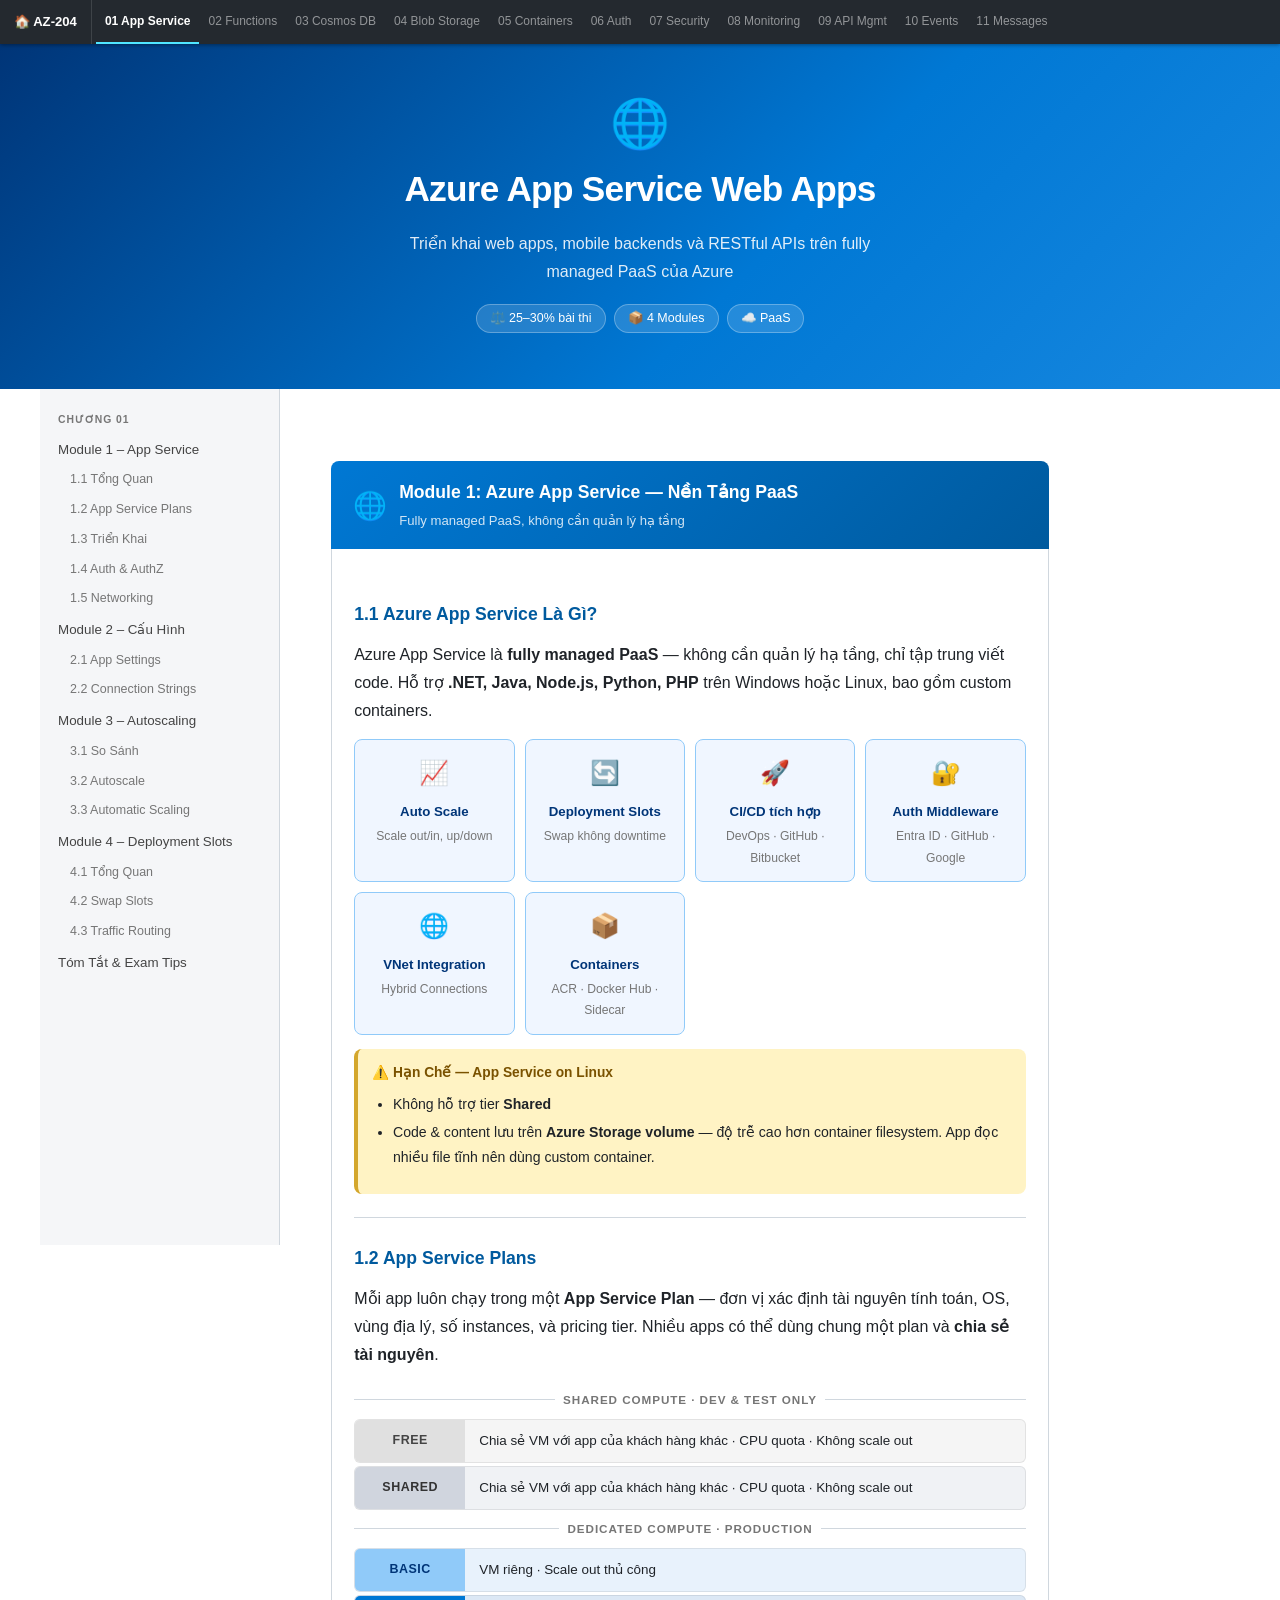
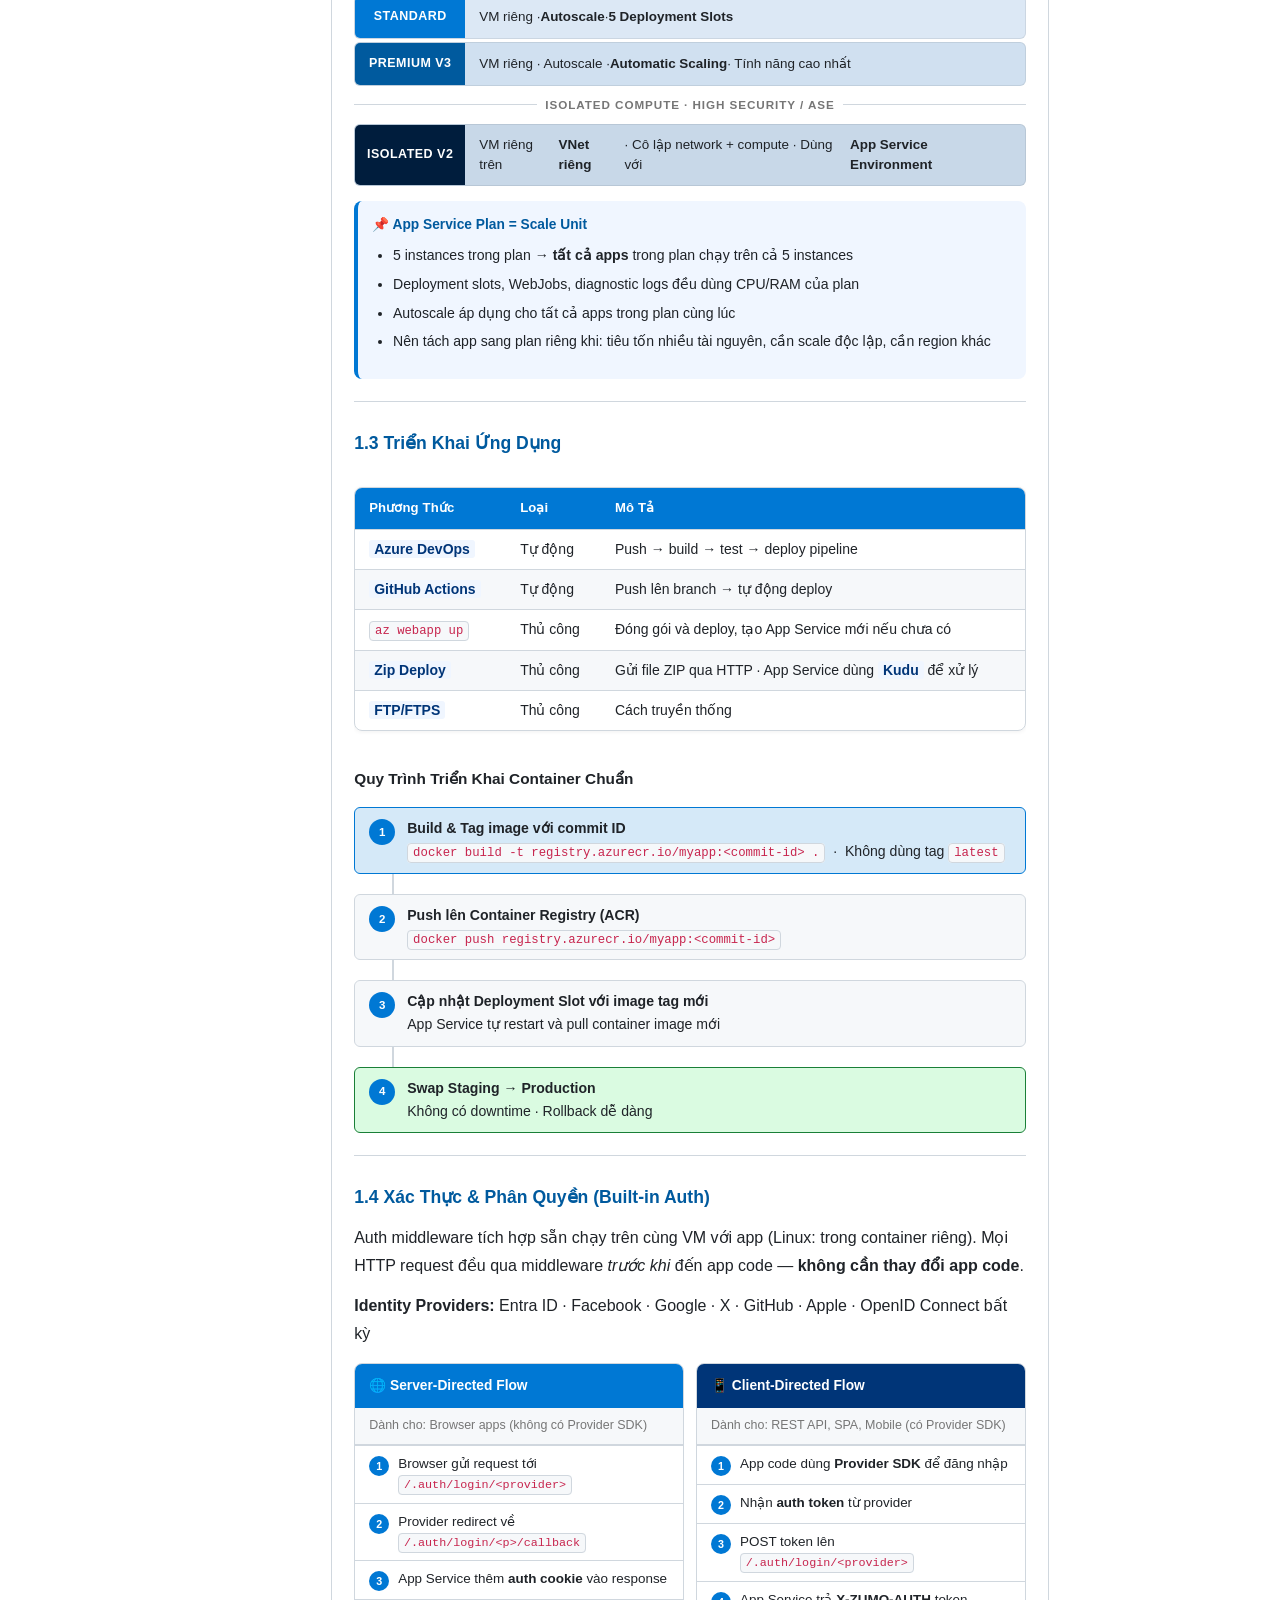
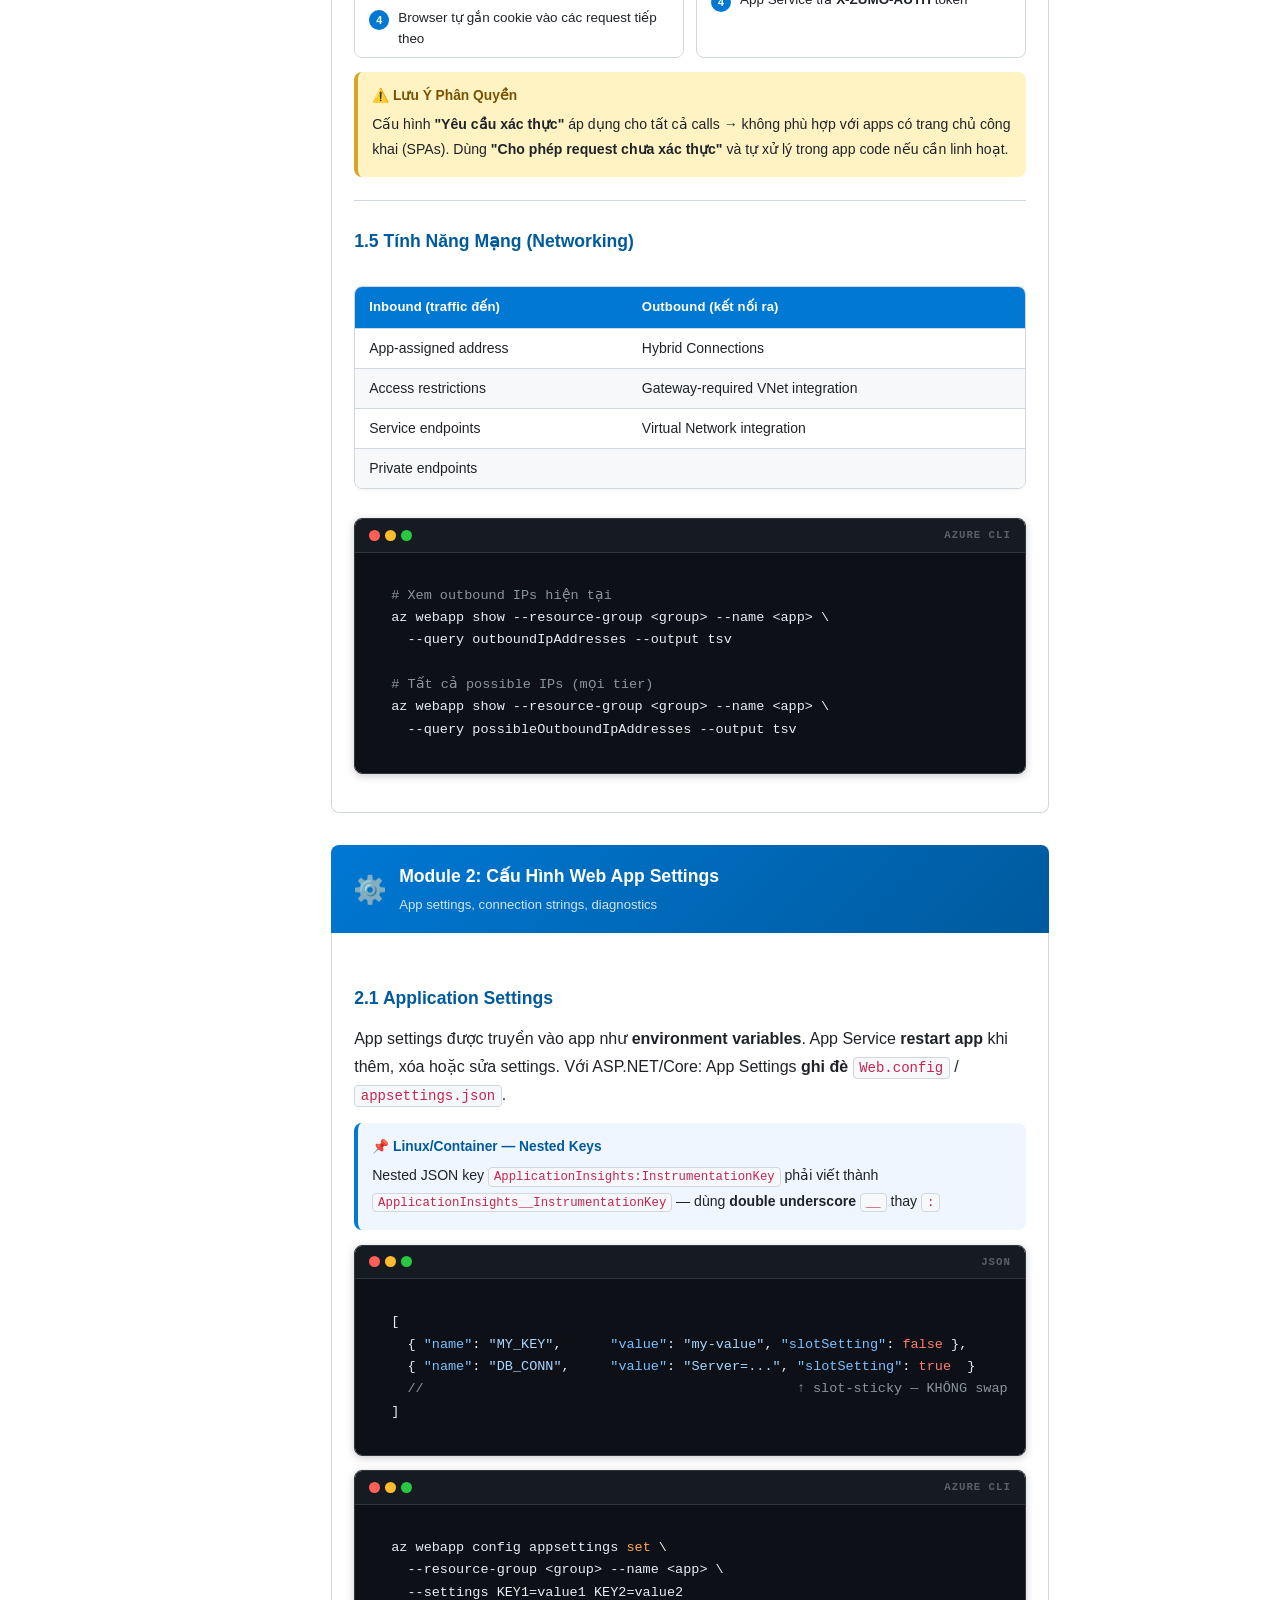
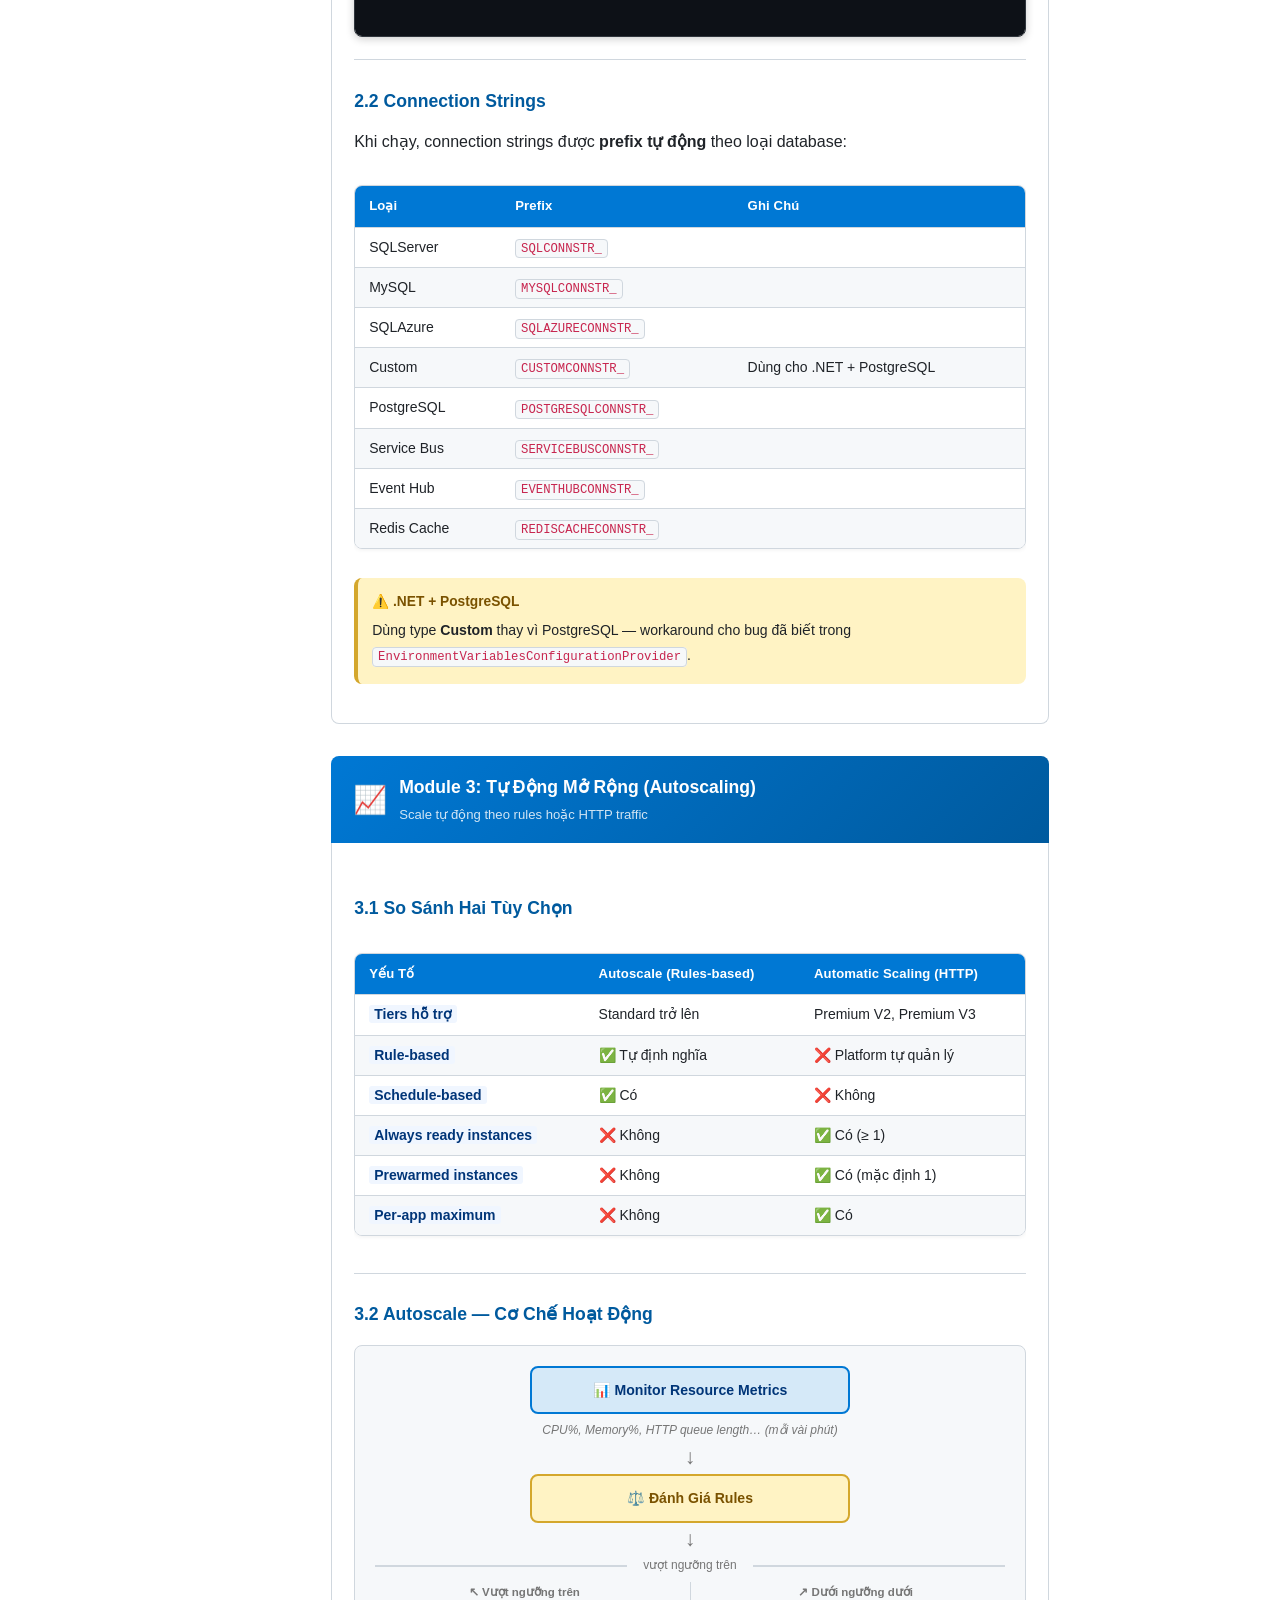
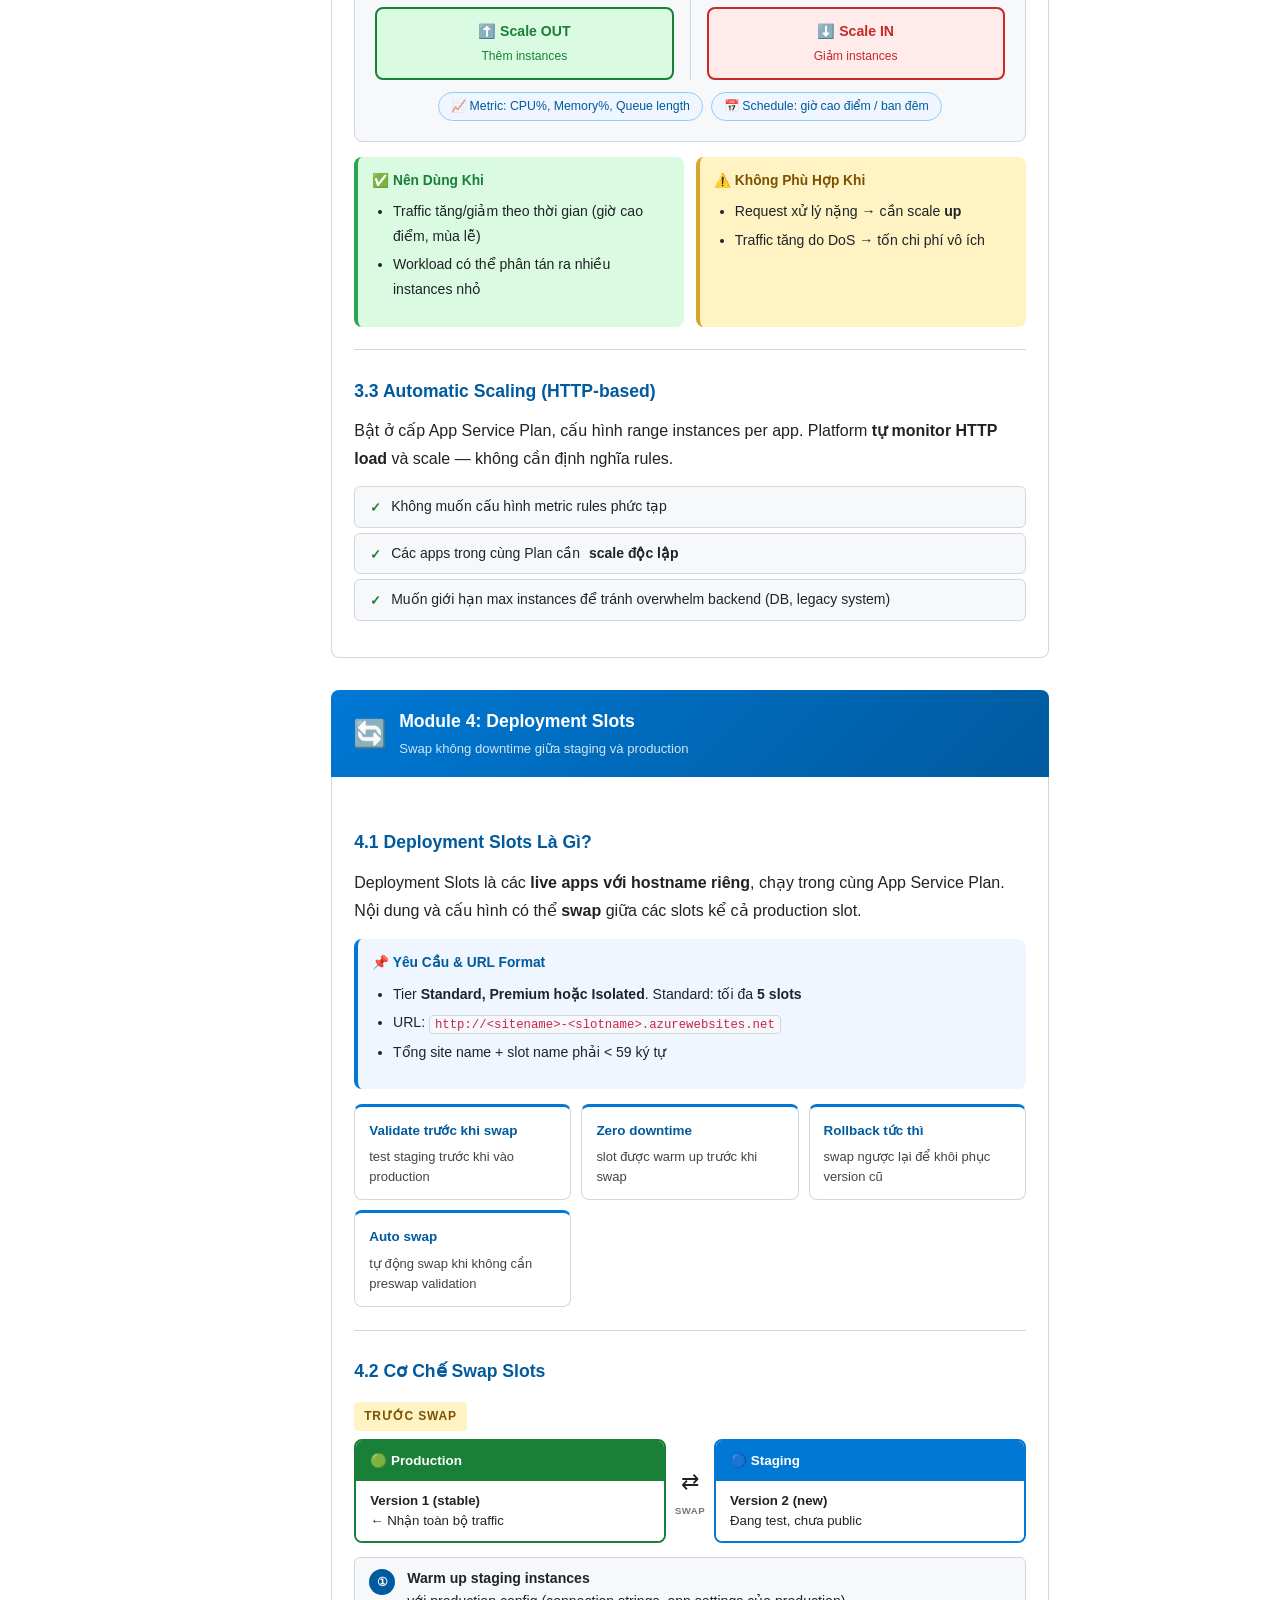
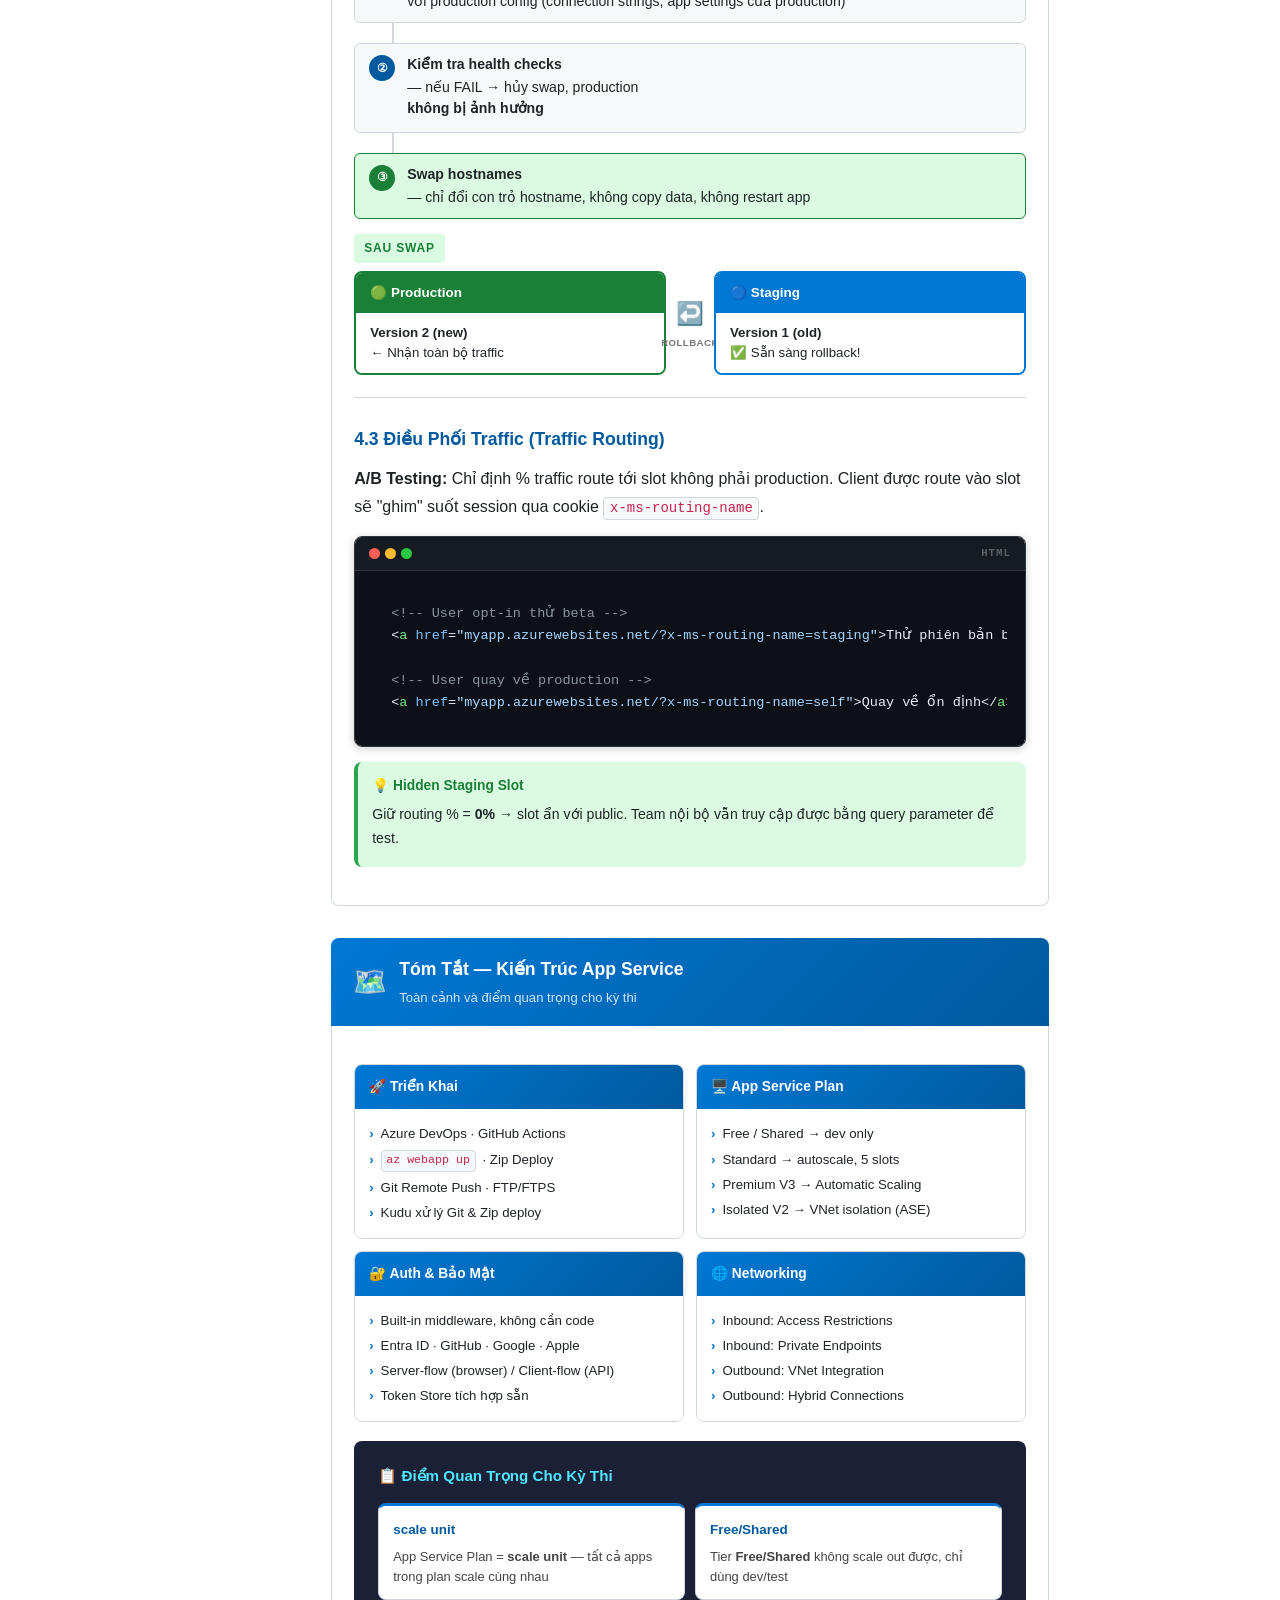
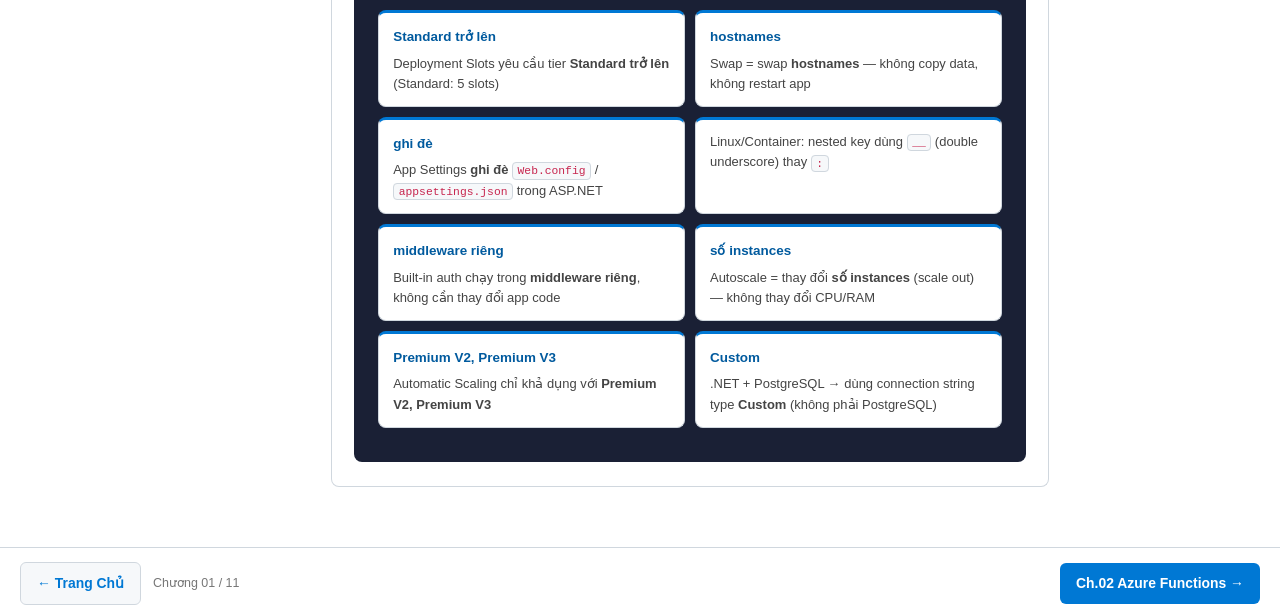
<file: az-204/01-azure-app-service.html>
<!DOCTYPE html>
<html lang="vi">
<head>
<meta charset="UTF-8">
<meta name="viewport" content="width=device-width, initial-scale=1.0">
<title>AZ-204 | Ch.01 – Azure App Service</title>
<link rel="stylesheet" href="common.css">
<link rel="stylesheet" href="code-diagram.css">
<style>
/* ═══════════════════════════════════════════════
   Mobile-first · Visual Diagrams
   Breakpoints: 600px, 1080px
═══════════════════════════════════════════════ */
:root {
  --blue-9:#001d3d; --blue-7:#003578; --blue-6:#005a9e;
  --blue-5:#0078d4; --blue-2:#90caf9; --blue-1:#d5e9f8; --blue-0:#f0f6ff;
  --cyan:#50e6ff;
  --txt:#1f2328; --txt2:#444; --muted:#767676;
  --border:#d0d7de; --bg:#fff; --bg2:#f6f8fa;
  --green:#1a7f37; --green-bg:#dafbe1;
  --yellow:#7a5200; --yellow-bg:#fff3c4;
  --red:#c32b2b; --red-bg:#ffebe9;
  --nav:#24292f;
  --r:8px;
}
*,*::before,*::after{box-sizing:border-box;margin:0;padding:0}
body{font-family:-apple-system,BlinkMacSystemFont,'Segoe UI',sans-serif;font-size:16px;line-height:1.75;color:var(--txt);background:var(--bg)}
a{color:var(--blue-5);text-decoration:none}
a:hover{text-decoration:underline}
strong{font-weight:700}
p{margin-bottom:.8rem}
ul,ol{margin:.4rem 0 .8rem 1.3rem}
li{margin-bottom:.3rem}
hr{border:none;border-top:1px solid var(--border);margin:1.4rem 0}

/* ── CHAPTER NAV ─────────────────────────── */
/* Key: overflow-x on #cnav-links only, NOT on #cnav,
   so #toc-btn stays pinned on the right on mobile   */
#cnav{position:sticky;top:0;z-index:200;background:var(--nav);display:flex;align-items:stretch;height:44px;box-shadow:0 1px 4px rgba(0,0,0,.4)}
.cnav-home{flex-shrink:0;color:#fff;font-weight:700;font-size:.82rem;padding:0 14px;text-decoration:none;border-right:1px solid rgba(255,255,255,.12);display:flex;align-items:center;white-space:nowrap}
.cnav-home:hover{background:rgba(255,255,255,.07);text-decoration:none}
#cnav-links{flex:1;min-width:0;display:flex;overflow-x:auto;scrollbar-width:none;-webkit-overflow-scrolling:touch;padding:0 4px}
#cnav-links::-webkit-scrollbar{display:none}
#cnav-links a{color:rgba(255,255,255,.5);font-size:.75rem;padding:0 9px;white-space:nowrap;border-bottom:2px solid transparent;transition:color .15s;display:flex;align-items:center;text-decoration:none;flex-shrink:0}
#cnav-links a:hover{color:rgba(255,255,255,.85)}
#cnav-links a.on{color:#fff;border-bottom-color:var(--cyan);font-weight:600}
#toc-btn{flex-shrink:0;background:transparent;border:none;border-left:1px solid rgba(255,255,255,.12);color:rgba(255,255,255,.7);font-size:.8rem;padding:0 14px;cursor:pointer;white-space:nowrap;font-family:inherit;display:flex;align-items:center;gap:6px;min-width:44px;justify-content:center}
#toc-btn:hover{background:rgba(255,255,255,.1);color:#fff}
@media(min-width:1080px){#toc-btn{display:none}}

/* ── HERO ────────────────────────────────── */
.hero{background:linear-gradient(135deg,var(--blue-7),var(--blue-5) 60%,#1888e0);color:#fff;padding:clamp(32px,5vw,56px) clamp(20px,5vw,48px);text-align:center}
.hero-ico{font-size:clamp(2rem,6vw,3rem);line-height:1;margin-bottom:10px}
.hero h1{font-size:clamp(1.4rem,4vw,2.2rem);font-weight:700;letter-spacing:-.02em;margin-bottom:10px}
.hero p{font-size:clamp(.88rem,2.5vw,1rem);opacity:.88;max-width:520px;margin:0 auto 18px}
.hero-tags{display:flex;justify-content:center;gap:8px;flex-wrap:wrap}
.hero-tag{background:rgba(255,255,255,.14);border:1px solid rgba(255,255,255,.28);border-radius:20px;padding:3px 13px;font-size:.78rem}

/* ── LAYOUT ──────────────────────────────── */
/* Sidebar is position:fixed on mobile so wrap is always 1-col */
.wrap{display:block;max-width:1200px;margin:0 auto}
@media(min-width:1080px){.wrap{display:flex;align-items:flex-start}}

/* ── SIDEBAR ─────────────────────────────── */
/* Mobile: fixed slide-in drawer from left    */
/* Desktop (1080px+): sticky sidebar column   */
#toc{
  position:fixed;top:44px;left:0;
  width:min(260px,82vw);height:calc(100vh - 44px);
  overflow-y:auto;scrollbar-width:thin;
  z-index:150;
  background:#f5f6f8;
  border-right:1px solid var(--border);
  padding:20px 0;
  transform:translateX(-100%);
  transition:transform .25s ease;
}
#toc.open{transform:translateX(0)}
/* Backdrop overlay */
#toc-bd{
  position:fixed;inset:0;top:44px;
  background:rgba(0,0,0,.35);
  z-index:140;
  opacity:0;pointer-events:none;
  transition:opacity .25s;
}
#toc-bd.open{opacity:1;pointer-events:auto}
@media(min-width:1080px){
  #toc{position:sticky;top:44px;transform:none!important;width:240px;flex-shrink:0;height:calc(100vh - 44px);border-right:1px solid var(--border);padding:22px 0}
  #toc-bd{display:none!important}
  #toc-btn{display:none!important}
}
.toc-lbl{font-size:.65rem;font-weight:800;text-transform:uppercase;letter-spacing:.09em;color:var(--muted);padding:10px 18px 4px}
.toc-lbl:first-child{padding-top:0}
#toc a{display:block;color:var(--txt2);padding:4px 18px;font-size:.835rem;transition:background .1s,color .1s}
#toc a:hover{background:rgba(0,120,212,.07);color:var(--blue-5);text-decoration:none}
#toc a.sub{padding-left:30px;font-size:.78rem;color:var(--muted)}
#toc a.sub:hover{color:var(--blue-5)}

/* ── CONTENT ─────────────────────────────── */
.content{flex:1;min-width:0;padding:clamp(20px,4vw,40px) clamp(16px,4vw,52px) 60px}
@media(min-width:1080px){.content{max-width:820px}}

/* ── MODULE HEADER ───────────────────────── */
.mhd{background:linear-gradient(135deg,var(--blue-5),var(--blue-6));color:#fff;padding:16px 22px;border-radius:var(--r) var(--r) 0 0;display:flex;align-items:center;gap:12px;margin-top:2rem}
.mhd-ico{font-size:1.7rem;line-height:1}
.mhd h2{font-size:1.1rem;font-weight:700;margin:0;border:none;padding:0;color:#fff}
.mhd-sub{font-size:.82rem;opacity:.82;margin-top:2px}
.msec{border:1px solid var(--border);border-top:none;padding:24px 22px;border-radius:0 0 var(--r) var(--r);background:var(--bg)}

/* ── HEADINGS ────────────────────────────── */
h2{font-size:1.4rem;font-weight:700;margin:0 0 .9rem;padding-bottom:.35rem;border-bottom:2px solid var(--border)}
h3{font-size:1.1rem;font-weight:700;color:var(--blue-6);margin:1.6rem 0 .7rem}
h4{font-size:.96rem;font-weight:700;color:var(--txt);margin:1.3rem 0 .5rem}

/* ── CALLOUT ─────────────────────────────── */
.note{border-radius:var(--r);padding:12px 14px;margin:.9rem 0;border-left:4px solid;font-size:.9rem}
.note .nt{font-weight:700;font-size:.86rem;margin-bottom:4px;display:flex;align-items:center;gap:6px}
.note p,.note li{font-size:.88rem;margin-bottom:.25rem}
.note.info{background:var(--blue-0);border-color:var(--blue-5)}
.note.info .nt{color:var(--blue-6)}
.note.warn{background:var(--yellow-bg);border-color:#d4a72c}
.note.warn .nt{color:var(--yellow)}
.note.ok{background:var(--green-bg);border-color:#2da44e}
.note.ok .nt{color:var(--green)}
.note.danger{background:var(--red-bg);border-color:#f85149}

/* ── TABLE ───────────────────────────────── */
.tw{overflow-x:auto;margin:.9rem 0;-webkit-overflow-scrolling:touch}
table{width:100%;border-collapse:collapse;font-size:.875rem;border:1px solid var(--border);border-radius:6px;overflow:hidden}
thead tr{background:var(--blue-5);color:#fff}
th{padding:9px 14px;text-align:left;font-weight:600;font-size:.82rem}
td{padding:8px 14px;border-top:1px solid var(--border);vertical-align:top}
tbody tr:nth-child(even){background:var(--bg2)}
tbody tr:hover{background:var(--blue-1)}

/* ── INLINE CODE ─────────────────────────── */
code{font-family:'SFMono-Regular','Cascadia Code',Consolas,monospace;font-size:.875em;background:var(--bg2);color:#c7254e;padding:.15em .4em;border-radius:4px;border:1px solid var(--border)}

/* ── PAGE NAV ────────────────────────────── */
.pnav{display:flex;justify-content:space-between;align-items:center;gap:12px;padding:14px 20px;border-top:1px solid var(--border);flex-wrap:wrap}
.pnav a{display:inline-flex;align-items:center;gap:7px;padding:8px 16px;border-radius:6px;font-weight:600;font-size:.87rem;transition:opacity .15s}
.pnav a:hover{opacity:.82;text-decoration:none}
.pnav .prev{background:var(--bg2);color:var(--blue-5);border:1px solid var(--border)}
.pnav .next{background:var(--blue-5);color:#fff;margin-left:auto}
.pnav .pos{font-size:.78rem;color:var(--muted)}
</style>
</head>
<body>

<!-- CHAPTER NAV -->
<nav id="cnav">
  <a href="index.html" class="cnav-home">🏠 AZ-204</a>
  <div id="cnav-links">
    <a href="01-azure-app-service.html" class="on">01 App Service</a>
    <a href="02-azure-functions.html">02 Functions</a>
    <a href="03-cosmos-db.html">03 Cosmos DB</a>
    <a href="04-blob-storage.html">04 Blob Storage</a>
    <a href="05-containerized-solutions.html">05 Containers</a>
    <a href="06-authentication.html">06 Auth</a>
    <a href="07-security.html">07 Security</a>
    <a href="08-monitoring.html">08 Monitoring</a>
    <a href="09-api-management.html">09 API Mgmt</a>
    <a href="10-event-based.html">10 Events</a>
    <a href="11-message-based.html">11 Messages</a>
  </div>
  <button id="toc-btn" onclick="toggleToc()">☰ Mục lục</button>
</nav>
<div id="toc-bd" onclick="closeToc()"></div>

<!-- HERO -->
<div class="hero">
  <div class="hero-ico">🌐</div>
  <h1>Azure App Service Web Apps</h1>
  <p>Triển khai web apps, mobile backends và RESTful APIs trên fully managed PaaS của Azure</p>
  <div class="hero-tags">
    <span class="hero-tag">⚖️ 25–30% bài thi</span>
    <span class="hero-tag">📦 4 Modules</span>
    <span class="hero-tag">☁️ PaaS</span>
  </div>
</div>

<div class="wrap">
<!-- SIDEBAR -->
<nav id="toc">
  <div class="toc-lbl">Chương 01</div>
  <a href="#m1">Module 1 – App Service</a>
  <a href="#s11" class="sub">1.1 Tổng Quan</a>
  <a href="#s12" class="sub">1.2 App Service Plans</a>
  <a href="#s13" class="sub">1.3 Triển Khai</a>
  <a href="#s14" class="sub">1.4 Auth &amp; AuthZ</a>
  <a href="#s15" class="sub">1.5 Networking</a>
  <a href="#m2">Module 2 – Cấu Hình</a>
  <a href="#s21" class="sub">2.1 App Settings</a>
  <a href="#s22" class="sub">2.2 Connection Strings</a>
  <a href="#m3">Module 3 – Autoscaling</a>
  <a href="#s31" class="sub">3.1 So Sánh</a>
  <a href="#s32" class="sub">3.2 Autoscale</a>
  <a href="#s33" class="sub">3.3 Automatic Scaling</a>
  <a href="#m4">Module 4 – Deployment Slots</a>
  <a href="#s41" class="sub">4.1 Tổng Quan</a>
  <a href="#s42" class="sub">4.2 Swap Slots</a>
  <a href="#s43" class="sub">4.3 Traffic Routing</a>
  <a href="#summary">Tóm Tắt &amp; Exam Tips</a>
</nav>

<main class="content">

<!-- ══════════════════════════════════
     MODULE 1
══════════════════════════════════ -->
<div id="m1">
<div class="mhd"><div class="mhd-ico">🌐</div><div><h2>Module 1: Azure App Service — Nền Tảng PaaS</h2><div class="mhd-sub">Fully managed PaaS, không cần quản lý hạ tầng</div></div></div>
<div class="msec">

<section id="s11">
<h3>1.1 Azure App Service Là Gì?</h3>
<p>Azure App Service là <strong>fully managed PaaS</strong> — không cần quản lý hạ tầng, chỉ tập trung viết code. Hỗ trợ <strong>.NET, Java, Node.js, Python, PHP</strong> trên Windows hoặc Linux, bao gồm custom containers.</p>

<!-- Visual: Feature overview -->
<div style="display:grid;grid-template-columns:repeat(auto-fill,minmax(160px,1fr));gap:10px;margin:.9rem 0">
  <div style="background:var(--blue-0);border:1.5px solid var(--blue-2);border-radius:8px;padding:12px 14px;text-align:center">
    <div style="font-size:1.5rem;margin-bottom:6px">📈</div>
    <div style="font-weight:700;font-size:.83rem;color:var(--blue-7)">Auto Scale</div>
    <div style="font-size:.76rem;color:var(--muted);margin-top:3px">Scale out/in, up/down</div>
  </div>
  <div style="background:var(--blue-0);border:1.5px solid var(--blue-2);border-radius:8px;padding:12px 14px;text-align:center">
    <div style="font-size:1.5rem;margin-bottom:6px">🔄</div>
    <div style="font-weight:700;font-size:.83rem;color:var(--blue-7)">Deployment Slots</div>
    <div style="font-size:.76rem;color:var(--muted);margin-top:3px">Swap không downtime</div>
  </div>
  <div style="background:var(--blue-0);border:1.5px solid var(--blue-2);border-radius:8px;padding:12px 14px;text-align:center">
    <div style="font-size:1.5rem;margin-bottom:6px">🚀</div>
    <div style="font-weight:700;font-size:.83rem;color:var(--blue-7)">CI/CD tích hợp</div>
    <div style="font-size:.76rem;color:var(--muted);margin-top:3px">DevOps · GitHub · Bitbucket</div>
  </div>
  <div style="background:var(--blue-0);border:1.5px solid var(--blue-2);border-radius:8px;padding:12px 14px;text-align:center">
    <div style="font-size:1.5rem;margin-bottom:6px">🔐</div>
    <div style="font-weight:700;font-size:.83rem;color:var(--blue-7)">Auth Middleware</div>
    <div style="font-size:.76rem;color:var(--muted);margin-top:3px">Entra ID · GitHub · Google</div>
  </div>
  <div style="background:var(--blue-0);border:1.5px solid var(--blue-2);border-radius:8px;padding:12px 14px;text-align:center">
    <div style="font-size:1.5rem;margin-bottom:6px">🌐</div>
    <div style="font-weight:700;font-size:.83rem;color:var(--blue-7)">VNet Integration</div>
    <div style="font-size:.76rem;color:var(--muted);margin-top:3px">Hybrid Connections</div>
  </div>
  <div style="background:var(--blue-0);border:1.5px solid var(--blue-2);border-radius:8px;padding:12px 14px;text-align:center">
    <div style="font-size:1.5rem;margin-bottom:6px">📦</div>
    <div style="font-weight:700;font-size:.83rem;color:var(--blue-7)">Containers</div>
    <div style="font-size:.76rem;color:var(--muted);margin-top:3px">ACR · Docker Hub · Sidecar</div>
  </div>
</div>

<div class="note warn">
  <div class="nt">⚠️ Hạn Chế — App Service on Linux</div>
  <ul>
    <li>Không hỗ trợ tier <strong>Shared</strong></li>
    <li>Code &amp; content lưu trên <strong>Azure Storage volume</strong> — độ trễ cao hơn container filesystem. App đọc nhiều file tĩnh nên dùng custom container.</li>
  </ul>
</div>
</section>

<hr>

<section id="s12">
<h3>1.2 App Service Plans</h3>
<p>Mỗi app luôn chạy trong một <strong>App Service Plan</strong> — đơn vị xác định tài nguyên tính toán, OS, vùng địa lý, số instances, và pricing tier. Nhiều apps có thể dùng chung một plan và <strong>chia sẻ tài nguyên</strong>.</p>

<!-- Visual: Tier ladder -->
<div class="tier-ladder">
  <div class="tier-sep">Shared Compute · Dev &amp; Test only</div>
  <div class="tier-row t-free">
    <div class="tier-badge-col">FREE</div>
    <div class="tier-info-col">Chia sẻ VM với app của khách hàng khác · CPU quota · Không scale out</div>
  </div>
  <div class="tier-row t-shared">
    <div class="tier-badge-col">SHARED</div>
    <div class="tier-info-col">Chia sẻ VM với app của khách hàng khác · CPU quota · Không scale out</div>
  </div>
  <div class="tier-sep">Dedicated Compute · Production</div>
  <div class="tier-row t-basic">
    <div class="tier-badge-col">BASIC</div>
    <div class="tier-info-col">VM riêng · Scale out thủ công</div>
  </div>
  <div class="tier-row t-std">
    <div class="tier-badge-col">STANDARD</div>
    <div class="tier-info-col">VM riêng · <strong>Autoscale</strong> · <strong>5 Deployment Slots</strong></div>
  </div>
  <div class="tier-row t-prem">
    <div class="tier-badge-col">PREMIUM V3</div>
    <div class="tier-info-col">VM riêng · Autoscale · <strong>Automatic Scaling</strong> · Tính năng cao nhất</div>
  </div>
  <div class="tier-sep">Isolated Compute · High Security / ASE</div>
  <div class="tier-row t-iso">
    <div class="tier-badge-col">ISOLATED V2</div>
    <div class="tier-info-col">VM riêng trên <strong>VNet riêng</strong> · Cô lập network + compute · Dùng với <strong>App Service Environment</strong></div>
  </div>
</div>

<div class="note info">
  <div class="nt">📌 App Service Plan = Scale Unit</div>
  <ul>
    <li>5 instances trong plan → <strong>tất cả apps</strong> trong plan chạy trên cả 5 instances</li>
    <li>Deployment slots, WebJobs, diagnostic logs đều dùng CPU/RAM của plan</li>
    <li>Autoscale áp dụng cho tất cả apps trong plan cùng lúc</li>
    <li>Nên tách app sang plan riêng khi: tiêu tốn nhiều tài nguyên, cần scale độc lập, cần region khác</li>
  </ul>
</div>
</section>

<hr>

<section id="s13">
<h3>1.3 Triển Khai Ứng Dụng</h3>
<div class="tw">
  <table>
    <thead><tr><th>Phương Thức</th><th>Loại</th><th>Mô Tả</th></tr></thead>
    <tbody>
      <tr><td><strong>Azure DevOps</strong></td><td>Tự động</td><td>Push → build → test → deploy pipeline</td></tr>
      <tr><td><strong>GitHub Actions</strong></td><td>Tự động</td><td>Push lên branch → tự động deploy</td></tr>
      <tr><td><code>az webapp up</code></td><td>Thủ công</td><td>Đóng gói và deploy, tạo App Service mới nếu chưa có</td></tr>
      <tr><td><strong>Zip Deploy</strong></td><td>Thủ công</td><td>Gửi file ZIP qua HTTP · App Service dùng <strong>Kudu</strong> để xử lý</td></tr>
      <tr><td><strong>FTP/FTPS</strong></td><td>Thủ công</td><td>Cách truyền thống</td></tr>
    </tbody>
  </table>
</div>

<h4>Quy Trình Triển Khai Container Chuẩn</h4>

<!-- Visual: Deploy flow steps -->
<div class="flow-v">
  <div class="flow-step start">
    <div class="flow-num">1</div>
    <div class="flow-body"><strong>Build &amp; Tag image với commit ID</strong><code>docker build -t registry.azurecr.io/myapp:&lt;commit-id&gt; .</code> &nbsp;·&nbsp; Không dùng tag <code>latest</code></div>
  </div>
  <div class="flow-connector"></div>
  <div class="flow-step">
    <div class="flow-num">2</div>
    <div class="flow-body"><strong>Push lên Container Registry (ACR)</strong><code>docker push registry.azurecr.io/myapp:&lt;commit-id&gt;</code></div>
  </div>
  <div class="flow-connector"></div>
  <div class="flow-step">
    <div class="flow-num">3</div>
    <div class="flow-body"><strong>Cập nhật Deployment Slot với image tag mới</strong>App Service tự restart và pull container image mới</div>
  </div>
  <div class="flow-connector"></div>
  <div class="flow-step end">
    <div class="flow-num">4</div>
    <div class="flow-body"><strong>Swap Staging → Production</strong>Không có downtime · Rollback dễ dàng</div>
  </div>
</div>
</section>

<hr>

<section id="s14">
<h3>1.4 Xác Thực &amp; Phân Quyền (Built-in Auth)</h3>
<p>Auth middleware tích hợp sẵn chạy trên cùng VM với app (Linux: trong container riêng). Mọi HTTP request đều qua middleware <em>trước khi</em> đến app code — <strong>không cần thay đổi app code</strong>.</p>
<p><strong>Identity Providers:</strong> Entra ID · Facebook · Google · X · GitHub · Apple · OpenID Connect bất kỳ</p>

<!-- Visual: Auth flow comparison -->
<div class="compare-2">
  <div class="cmp-col">
    <div class="cmp-hd blue">🌐 Server-Directed Flow</div>
    <div class="cmp-use">Dành cho: Browser apps (không có Provider SDK)</div>
    <div class="cmp-step"><div class="cmp-n">1</div><div>Browser gửi request tới <code>/.auth/login/&lt;provider&gt;</code></div></div>
    <div class="cmp-step"><div class="cmp-n">2</div><div>Provider redirect về <code>/.auth/login/&lt;p&gt;/callback</code></div></div>
    <div class="cmp-step"><div class="cmp-n">3</div><div>App Service thêm <strong>auth cookie</strong> vào response</div></div>
    <div class="cmp-step"><div class="cmp-n">4</div><div>Browser tự gắn cookie vào các request tiếp theo</div></div>
  </div>
  <div class="cmp-col">
    <div class="cmp-hd dark">📱 Client-Directed Flow</div>
    <div class="cmp-use">Dành cho: REST API, SPA, Mobile (có Provider SDK)</div>
    <div class="cmp-step"><div class="cmp-n">1</div><div>App code dùng <strong>Provider SDK</strong> để đăng nhập</div></div>
    <div class="cmp-step"><div class="cmp-n">2</div><div>Nhận <strong>auth token</strong> từ provider</div></div>
    <div class="cmp-step"><div class="cmp-n">3</div><div>POST token lên <code>/.auth/login/&lt;provider&gt;</code></div></div>
    <div class="cmp-step"><div class="cmp-n">4</div><div>App Service trả <strong>X-ZUMO-AUTH</strong> token</div></div>
  </div>
</div>

<div class="note warn">
  <div class="nt">⚠️ Lưu Ý Phân Quyền</div>
  <p>Cấu hình <strong>"Yêu cầu xác thực"</strong> áp dụng cho tất cả calls → không phù hợp với apps có trang chủ công khai (SPAs). Dùng <strong>"Cho phép request chưa xác thực"</strong> và tự xử lý trong app code nếu cần linh hoạt.</p>
</div>
</section>

<hr>

<section id="s15">
<h3>1.5 Tính Năng Mạng (Networking)</h3>
<div class="tw">
  <table>
    <thead><tr><th>Inbound (traffic đến)</th><th>Outbound (kết nối ra)</th></tr></thead>
    <tbody>
      <tr><td>App-assigned address</td><td>Hybrid Connections</td></tr>
      <tr><td>Access restrictions</td><td>Gateway-required VNet integration</td></tr>
      <tr><td>Service endpoints</td><td>Virtual Network integration</td></tr>
      <tr><td>Private endpoints</td><td></td></tr>
    </tbody>
  </table>
</div>
<div class="cb">
  <div class="cb-hd"><div class="dots"><i class="dr"></i><i class="dy"></i><i class="dg"></i></div><span class="cb-lang">Azure CLI</span></div>
  <pre><code class="language-bash"><span class="c"># Xem outbound IPs hiện tại</span>
<span class="k">az webapp show</span> <span class="f">--resource-group</span> <span class="s">&lt;group&gt;</span> <span class="f">--name</span> <span class="s">&lt;app&gt;</span> \
  <span class="f">--query</span> outboundIpAddresses <span class="f">--output</span> tsv

<span class="c"># Tất cả possible IPs (mọi tier)</span>
<span class="k">az webapp show</span> <span class="f">--resource-group</span> <span class="s">&lt;group&gt;</span> <span class="f">--name</span> <span class="s">&lt;app&gt;</span> \
  <span class="f">--query</span> possibleOutboundIpAddresses <span class="f">--output</span> tsv</code></pre>
</div>
</section>

</div></div><!-- /module1 -->


<!-- ══════════════════════════════════
     MODULE 2
══════════════════════════════════ -->
<div id="m2">
<div class="mhd"><div class="mhd-ico">⚙️</div><div><h2>Module 2: Cấu Hình Web App Settings</h2><div class="mhd-sub">App settings, connection strings, diagnostics</div></div></div>
<div class="msec">

<section id="s21">
<h3>2.1 Application Settings</h3>
<p>App settings được truyền vào app như <strong>environment variables</strong>. App Service <strong>restart app</strong> khi thêm, xóa hoặc sửa settings. Với ASP.NET/Core: App Settings <strong>ghi đè</strong> <code>Web.config</code> / <code>appsettings.json</code>.</p>

<div class="note info">
  <div class="nt">📌 Linux/Container — Nested Keys</div>
  <p>Nested JSON key <code>ApplicationInsights:InstrumentationKey</code> phải viết thành <code>ApplicationInsights__InstrumentationKey</code> — dùng <strong>double underscore</strong> <code>__</code> thay <code>:</code></p>
</div>

<div class="cb">
  <div class="cb-hd"><div class="dots"><i class="dr"></i><i class="dy"></i><i class="dg"></i></div><span class="cb-lang">JSON</span></div>
  <pre><code class="language-json">[
  { <span class="k">"name"</span>: <span class="s">"MY_KEY"</span>,      <span class="k">"value"</span>: <span class="s">"my-value"</span>, <span class="k">"slotSetting"</span>: <span class="v">false</span> },
  { <span class="k">"name"</span>: <span class="s">"DB_CONN"</span>,     <span class="k">"value"</span>: <span class="s">"Server=..."</span>, <span class="k">"slotSetting"</span>: <span class="v">true</span>  }
  <span class="c">//                                              ↑ slot-sticky — KHÔNG swap</span>
]</code></pre>
</div>

<div class="cb">
  <div class="cb-hd"><div class="dots"><i class="dr"></i><i class="dy"></i><i class="dg"></i></div><span class="cb-lang">Azure CLI</span></div>
  <pre><code class="language-bash"><span class="k">az webapp config appsettings set</span> \
  <span class="f">--resource-group</span> <span class="s">&lt;group&gt;</span> <span class="f">--name</span> <span class="s">&lt;app&gt;</span> \
  <span class="f">--settings</span> <span class="n">KEY1</span>=<span class="s">value1</span> <span class="n">KEY2</span>=<span class="s">value2</span></code></pre>
</div>
</section>

<hr>

<section id="s22">
<h3>2.2 Connection Strings</h3>
<p>Khi chạy, connection strings được <strong>prefix tự động</strong> theo loại database:</p>
<div class="tw">
  <table>
    <thead><tr><th>Loại</th><th>Prefix</th><th>Ghi Chú</th></tr></thead>
    <tbody>
      <tr><td>SQLServer</td><td><code>SQLCONNSTR_</code></td><td></td></tr>
      <tr><td>MySQL</td><td><code>MYSQLCONNSTR_</code></td><td></td></tr>
      <tr><td>SQLAzure</td><td><code>SQLAZURECONNSTR_</code></td><td></td></tr>
      <tr><td>Custom</td><td><code>CUSTOMCONNSTR_</code></td><td>Dùng cho .NET + PostgreSQL</td></tr>
      <tr><td>PostgreSQL</td><td><code>POSTGRESQLCONNSTR_</code></td><td></td></tr>
      <tr><td>Service Bus</td><td><code>SERVICEBUSCONNSTR_</code></td><td></td></tr>
      <tr><td>Event Hub</td><td><code>EVENTHUBCONNSTR_</code></td><td></td></tr>
      <tr><td>Redis Cache</td><td><code>REDISCACHECONNSTR_</code></td><td></td></tr>
    </tbody>
  </table>
</div>
<div class="note warn">
  <div class="nt">⚠️ .NET + PostgreSQL</div>
  <p>Dùng type <strong>Custom</strong> thay vì PostgreSQL — workaround cho bug đã biết trong <code>EnvironmentVariablesConfigurationProvider</code>.</p>
</div>
</section>

</div></div><!-- /module2 -->


<!-- ══════════════════════════════════
     MODULE 3
══════════════════════════════════ -->
<div id="m3">
<div class="mhd"><div class="mhd-ico">📈</div><div><h2>Module 3: Tự Động Mở Rộng (Autoscaling)</h2><div class="mhd-sub">Scale tự động theo rules hoặc HTTP traffic</div></div></div>
<div class="msec">

<section id="s31">
<h3>3.1 So Sánh Hai Tùy Chọn</h3>
<div class="tw">
  <table>
    <thead><tr><th>Yếu Tố</th><th>Autoscale (Rules-based)</th><th>Automatic Scaling (HTTP)</th></tr></thead>
    <tbody>
      <tr><td><strong>Tiers hỗ trợ</strong></td><td>Standard trở lên</td><td>Premium V2, Premium V3</td></tr>
      <tr><td><strong>Rule-based</strong></td><td>✅ Tự định nghĩa</td><td>❌ Platform tự quản lý</td></tr>
      <tr><td><strong>Schedule-based</strong></td><td>✅ Có</td><td>❌ Không</td></tr>
      <tr><td><strong>Always ready instances</strong></td><td>❌ Không</td><td>✅ Có (≥ 1)</td></tr>
      <tr><td><strong>Prewarmed instances</strong></td><td>❌ Không</td><td>✅ Có (mặc định 1)</td></tr>
      <tr><td><strong>Per-app maximum</strong></td><td>❌ Không</td><td>✅ Có</td></tr>
    </tbody>
  </table>
</div>
</section>

<hr>

<section id="s32">
<h3>3.2 Autoscale — Cơ Chế Hoạt Động</h3>

<!-- Visual: Flowchart -->
<div class="flowchart">
  <div class="fc-box" style="background:var(--blue-1);border-color:var(--blue-5);color:var(--blue-7)">
    📊 Monitor Resource Metrics
  </div>
  <div style="font-size:.75rem;color:var(--muted);font-style:italic">CPU%, Memory%, HTTP queue length… (mỗi vài phút)</div>
  <div class="fc-arr">↓</div>
  <div class="fc-box yellow">⚖️ Đánh Giá Rules</div>
  <div class="fc-arr">↓</div>
  <div class="fc-divider"><span style="font-size:.75rem;color:var(--muted);padding:0 8px">vượt ngưỡng trên</span></div>
  <div class="fc-branch">
    <div class="fc-bcol">
      <div class="fc-blabel">↖ Vượt ngưỡng trên</div>
      <div class="fc-box green">⬆️ Scale OUT<br><small style="font-weight:400;font-size:.76rem">Thêm instances</small></div>
    </div>
    <div style="width:1px;background:var(--border);align-self:stretch"></div>
    <div class="fc-bcol">
      <div class="fc-blabel">↗ Dưới ngưỡng dưới</div>
      <div class="fc-box red">⬇️ Scale IN<br><small style="font-weight:400;font-size:.76rem">Giảm instances</small></div>
    </div>
  </div>
  <div class="fc-triggers">
    <span class="fc-tag">📈 Metric: CPU%, Memory%, Queue length</span>
    <span class="fc-tag">📅 Schedule: giờ cao điểm / ban đêm</span>
  </div>
</div>

<div class="compare-2" style="margin-top:.9rem">
  <div class="note ok" style="margin:0">
    <div class="nt">✅ Nên Dùng Khi</div>
    <ul>
      <li>Traffic tăng/giảm theo thời gian (giờ cao điểm, mùa lễ)</li>
      <li>Workload có thể phân tán ra nhiều instances nhỏ</li>
    </ul>
  </div>
  <div class="note warn" style="margin:0">
    <div class="nt">⚠️ Không Phù Hợp Khi</div>
    <ul>
      <li>Request xử lý nặng → cần scale <strong>up</strong></li>
      <li>Traffic tăng do DoS → tốn chi phí vô ích</li>
    </ul>
  </div>
</div>
</section>

<hr>

<section id="s33">
<h3>3.3 Automatic Scaling (HTTP-based)</h3>
<p>Bật ở cấp App Service Plan, cấu hình range instances per app. Platform <strong>tự monitor HTTP load</strong> và scale — không cần định nghĩa rules.</p>
<ul>
  <li>Không muốn cấu hình metric rules phức tạp</li>
  <li>Các apps trong cùng Plan cần <strong>scale độc lập</strong></li>
  <li>Muốn giới hạn max instances để tránh overwhelm backend (DB, legacy system)</li>
</ul>
</section>

</div></div><!-- /module3 -->


<!-- ══════════════════════════════════
     MODULE 4
══════════════════════════════════ -->
<div id="m4">
<div class="mhd"><div class="mhd-ico">🔄</div><div><h2>Module 4: Deployment Slots</h2><div class="mhd-sub">Swap không downtime giữa staging và production</div></div></div>
<div class="msec">

<section id="s41">
<h3>4.1 Deployment Slots Là Gì?</h3>
<p>Deployment Slots là các <strong>live apps với hostname riêng</strong>, chạy trong cùng App Service Plan. Nội dung và cấu hình có thể <strong>swap</strong> giữa các slots kể cả production slot.</p>
<div class="note info">
  <div class="nt">📌 Yêu Cầu &amp; URL Format</div>
  <ul>
    <li>Tier <strong>Standard, Premium hoặc Isolated</strong>. Standard: tối đa <strong>5 slots</strong></li>
    <li>URL: <code>http://&lt;sitename&gt;-&lt;slotname&gt;.azurewebsites.net</code></li>
    <li>Tổng site name + slot name phải &lt; 59 ký tự</li>
  </ul>
</div>
<ul>
  <li><strong>Validate trước khi swap</strong> — test staging trước khi vào production</li>
  <li><strong>Zero downtime</strong> — slot được warm up trước khi swap</li>
  <li><strong>Rollback tức thì</strong> — swap ngược lại để khôi phục version cũ</li>
  <li><strong>Auto swap</strong> — tự động swap khi không cần preswap validation</li>
</ul>
</section>

<hr>

<section id="s42">
<h3>4.2 Cơ Chế Swap Slots</h3>

<!-- Visual: Before swap -->
<div class="swap-container">
  <span class="swap-label before">Trước Swap</span>
  <div class="swap-row">
    <div class="swap-slot prod">
      <div class="swap-slot-hd prod">🟢 Production</div>
      <div class="swap-slot-body">
        <strong>Version 1 (stable)</strong><br>
        ← Nhận toàn bộ traffic
      </div>
    </div>
    <div class="swap-mid"><div class="icon">⇄</div><div class="lbl">SWAP</div></div>
    <div class="swap-slot stg">
      <div class="swap-slot-hd stg">🔵 Staging</div>
      <div class="swap-slot-body">
        <strong>Version 2 (new)</strong><br>
        Đang test, chưa public
      </div>
    </div>
  </div>
</div>

<!-- Visual: Swap process steps -->
<div class="flow-v" style="margin:.6rem 0">
  <div class="flow-step">
    <div class="flow-num" style="background:var(--blue-6)">①</div>
    <div class="flow-body"><strong>Warm up staging instances</strong> với production config (connection strings, app settings của production)</div>
  </div>
  <div class="flow-connector"></div>
  <div class="flow-step">
    <div class="flow-num" style="background:var(--blue-6)">②</div>
    <div class="flow-body"><strong>Kiểm tra health checks</strong> — nếu FAIL → hủy swap, production <strong>không bị ảnh hưởng</strong></div>
  </div>
  <div class="flow-connector"></div>
  <div class="flow-step end">
    <div class="flow-num" style="background:var(--green)">③</div>
    <div class="flow-body"><strong>Swap hostnames</strong> — chỉ đổi con trỏ hostname, không copy data, không restart app</div>
  </div>
</div>

<!-- Visual: After swap -->
<div class="swap-container">
  <span class="swap-label after">Sau Swap</span>
  <div class="swap-row">
    <div class="swap-slot prod">
      <div class="swap-slot-hd prod">🟢 Production</div>
      <div class="swap-slot-body">
        <strong>Version 2 (new)</strong><br>
        ← Nhận toàn bộ traffic
      </div>
    </div>
    <div class="swap-mid"><div class="icon">↩️</div><div class="lbl">ROLLBACK</div></div>
    <div class="swap-slot stg">
      <div class="swap-slot-hd stg">🔵 Staging</div>
      <div class="swap-slot-body">
        <strong>Version 1 (old)</strong><br>
        ✅ Sẵn sàng rollback!
      </div>
    </div>
  </div>
</div>
</section>

<hr>

<section id="s43">
<h3>4.3 Điều Phối Traffic (Traffic Routing)</h3>
<p><strong>A/B Testing:</strong> Chỉ định % traffic route tới slot không phải production. Client được route vào slot sẽ "ghim" suốt session qua cookie <code>x-ms-routing-name</code>.</p>
<div class="cb">
  <div class="cb-hd"><div class="dots"><i class="dr"></i><i class="dy"></i><i class="dg"></i></div><span class="cb-lang">HTML</span></div>
  <pre><code class="language-xml"><span class="c">&lt;!-- User opt-in thử beta --&gt;</span>
<span class="k">&lt;a</span> href=<span class="s">"myapp.azurewebsites.net/?x-ms-routing-name=staging"</span><span class="k">&gt;</span>Thử phiên bản beta<span class="k">&lt;/a&gt;</span>

<span class="c">&lt;!-- User quay về production --&gt;</span>
<span class="k">&lt;a</span> href=<span class="s">"myapp.azurewebsites.net/?x-ms-routing-name=self"</span><span class="k">&gt;</span>Quay về ổn định<span class="k">&lt;/a&gt;</span></code></pre>
</div>
<div class="note ok">
  <div class="nt">💡 Hidden Staging Slot</div>
  <p>Giữ routing % = <strong>0%</strong> → slot ẩn với public. Team nội bộ vẫn truy cập được bằng query parameter để test.</p>
</div>
</section>

</div></div><!-- /module4 -->


<!-- ══════════════════════════════════
     SUMMARY
══════════════════════════════════ -->
<div id="summary">
<div class="mhd"><div class="mhd-ico">🗺️</div><div><h2>Tóm Tắt — Kiến Trúc App Service</h2><div class="mhd-sub">Toàn cảnh và điểm quan trọng cho kỳ thi</div></div></div>
<div class="msec">

<div class="arch-grid">
  <div class="arch-card">
    <div class="arch-card-hd">🚀 Triển Khai</div>
    <div class="arch-card-body">
      <div class="arch-item">Azure DevOps · GitHub Actions</div>
      <div class="arch-item"><code>az webapp up</code> · Zip Deploy</div>
      <div class="arch-item">Git Remote Push · FTP/FTPS</div>
      <div class="arch-item">Kudu xử lý Git &amp; Zip deploy</div>
    </div>
  </div>
  <div class="arch-card">
    <div class="arch-card-hd">🖥️ App Service Plan</div>
    <div class="arch-card-body">
      <div class="arch-item">Free / Shared → dev only</div>
      <div class="arch-item">Standard → autoscale, 5 slots</div>
      <div class="arch-item">Premium V3 → Automatic Scaling</div>
      <div class="arch-item">Isolated V2 → VNet isolation (ASE)</div>
    </div>
  </div>
  <div class="arch-card">
    <div class="arch-card-hd">🔐 Auth &amp; Bảo Mật</div>
    <div class="arch-card-body">
      <div class="arch-item">Built-in middleware, không cần code</div>
      <div class="arch-item">Entra ID · GitHub · Google · Apple</div>
      <div class="arch-item">Server-flow (browser) / Client-flow (API)</div>
      <div class="arch-item">Token Store tích hợp sẵn</div>
    </div>
  </div>
  <div class="arch-card">
    <div class="arch-card-hd">🌐 Networking</div>
    <div class="arch-card-body">
      <div class="arch-item">Inbound: Access Restrictions</div>
      <div class="arch-item">Inbound: Private Endpoints</div>
      <div class="arch-item">Outbound: VNet Integration</div>
      <div class="arch-item">Outbound: Hybrid Connections</div>
    </div>
  </div>
</div>

<div class="exam">
  <h3>📋 Điểm Quan Trọng Cho Kỳ Thi</h3>
  <ul>
    <li>App Service Plan = <strong>scale unit</strong> — tất cả apps trong plan scale cùng nhau</li>
    <li>Tier <strong>Free/Shared</strong> không scale out được, chỉ dùng dev/test</li>
    <li>Deployment Slots yêu cầu tier <strong>Standard trở lên</strong> (Standard: 5 slots)</li>
    <li>Swap = swap <strong>hostnames</strong> — không copy data, không restart app</li>
    <li>App Settings <strong>ghi đè</strong> <code>Web.config</code> / <code>appsettings.json</code> trong ASP.NET</li>
    <li>Linux/Container: nested key dùng <code>__</code> (double underscore) thay <code>:</code></li>
    <li>Built-in auth chạy trong <strong>middleware riêng</strong>, không cần thay đổi app code</li>
    <li>Autoscale = thay đổi <strong>số instances</strong> (scale out) — không thay đổi CPU/RAM</li>
    <li>Automatic Scaling chỉ khả dụng với <strong>Premium V2, Premium V3</strong></li>
    <li>.NET + PostgreSQL → dùng connection string type <strong>Custom</strong> (không phải PostgreSQL)</li>
  </ul>
</div>

</div></div><!-- /summary -->

</main>
</div><!-- /wrap -->

<!-- PAGE NAV -->
<div class="pnav">
  <a href="index.html" class="prev">← Trang Chủ</a>
  <span class="pos">Chương 01 / 11</span>
  <a href="02-azure-functions.html" class="next">Ch.02 Azure Functions →</a>
</div>

<script>
function toggleToc(){
  document.getElementById('toc').classList.toggle('open');
  document.getElementById('toc-bd').classList.toggle('open');
}
function closeToc(){
  document.getElementById('toc').classList.remove('open');
  document.getElementById('toc-bd').classList.remove('open');
}
// Close drawer when a TOC link is clicked on mobile
document.querySelectorAll('#toc a').forEach(function(a){
  a.addEventListener('click',function(){
    if(window.innerWidth<1080) closeToc();
  });
});
</script>
<script src="common.js"></script>
</body>
</html>
</file>
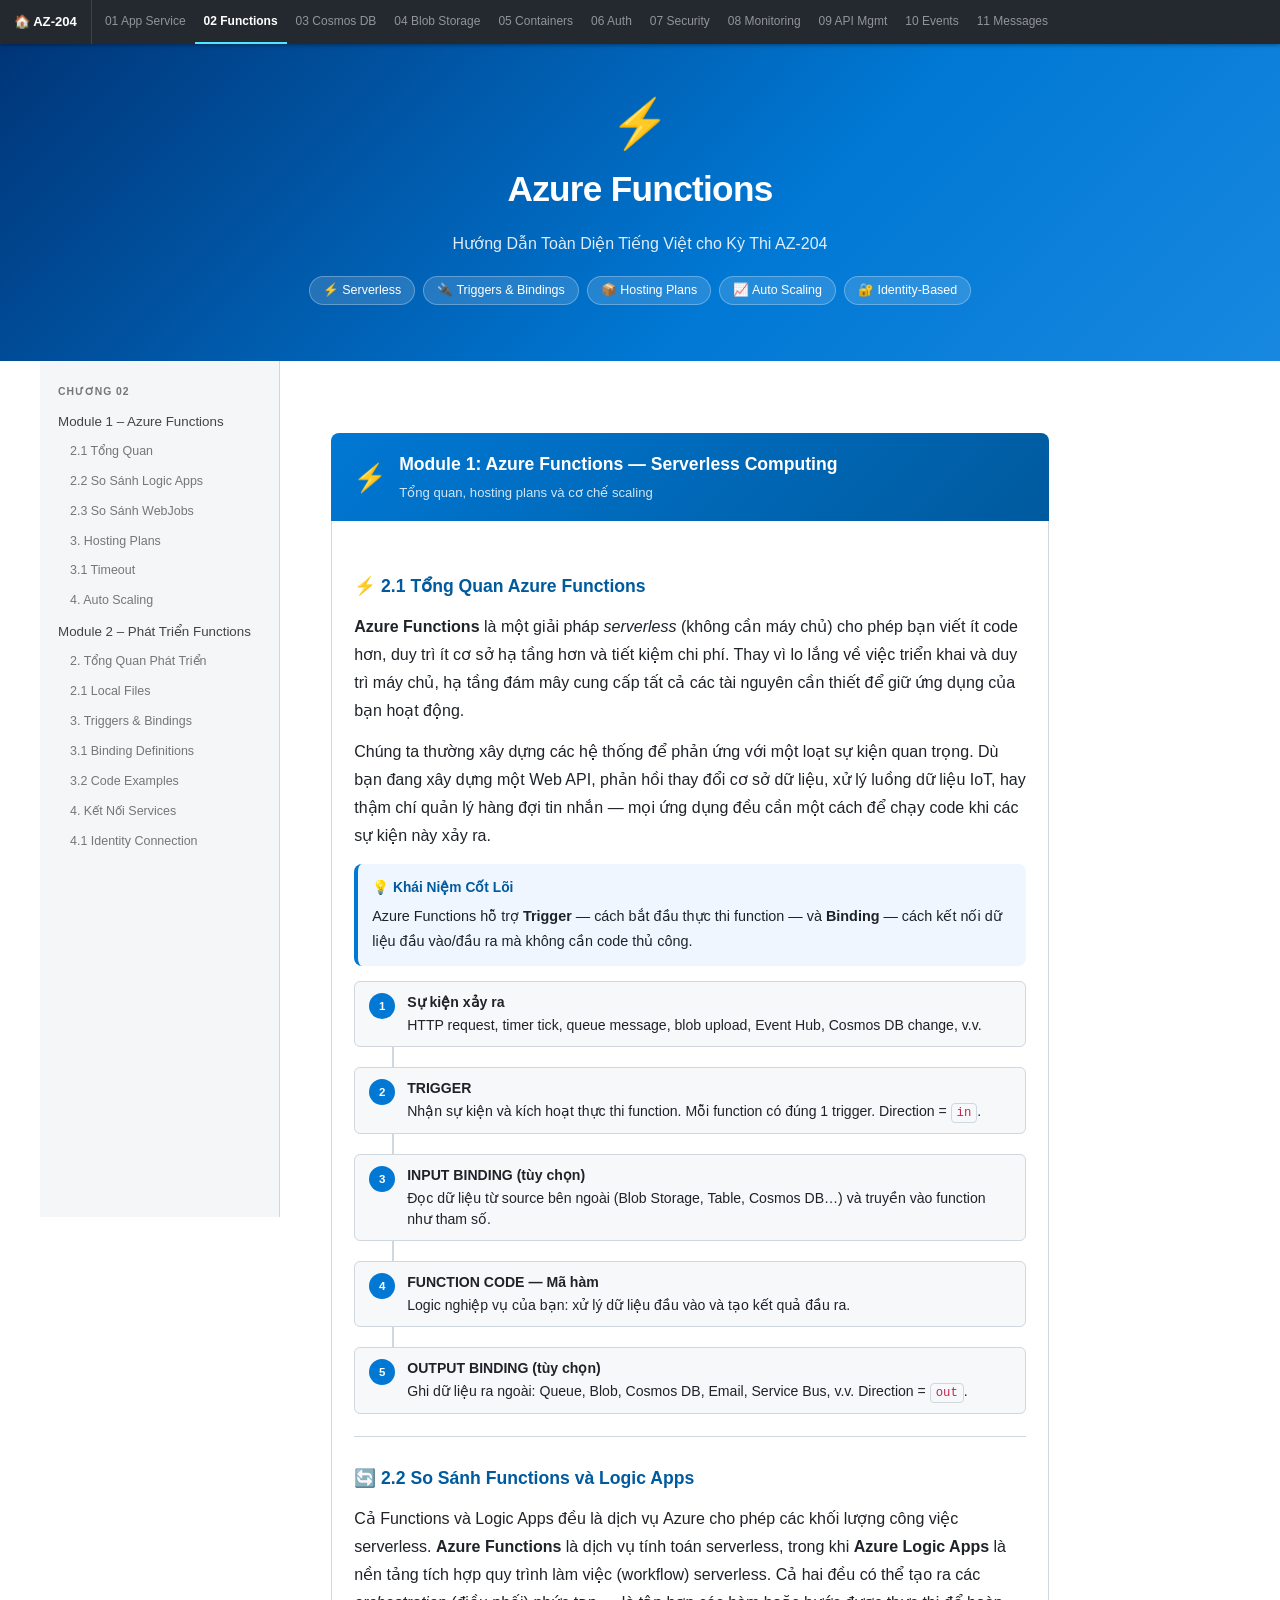
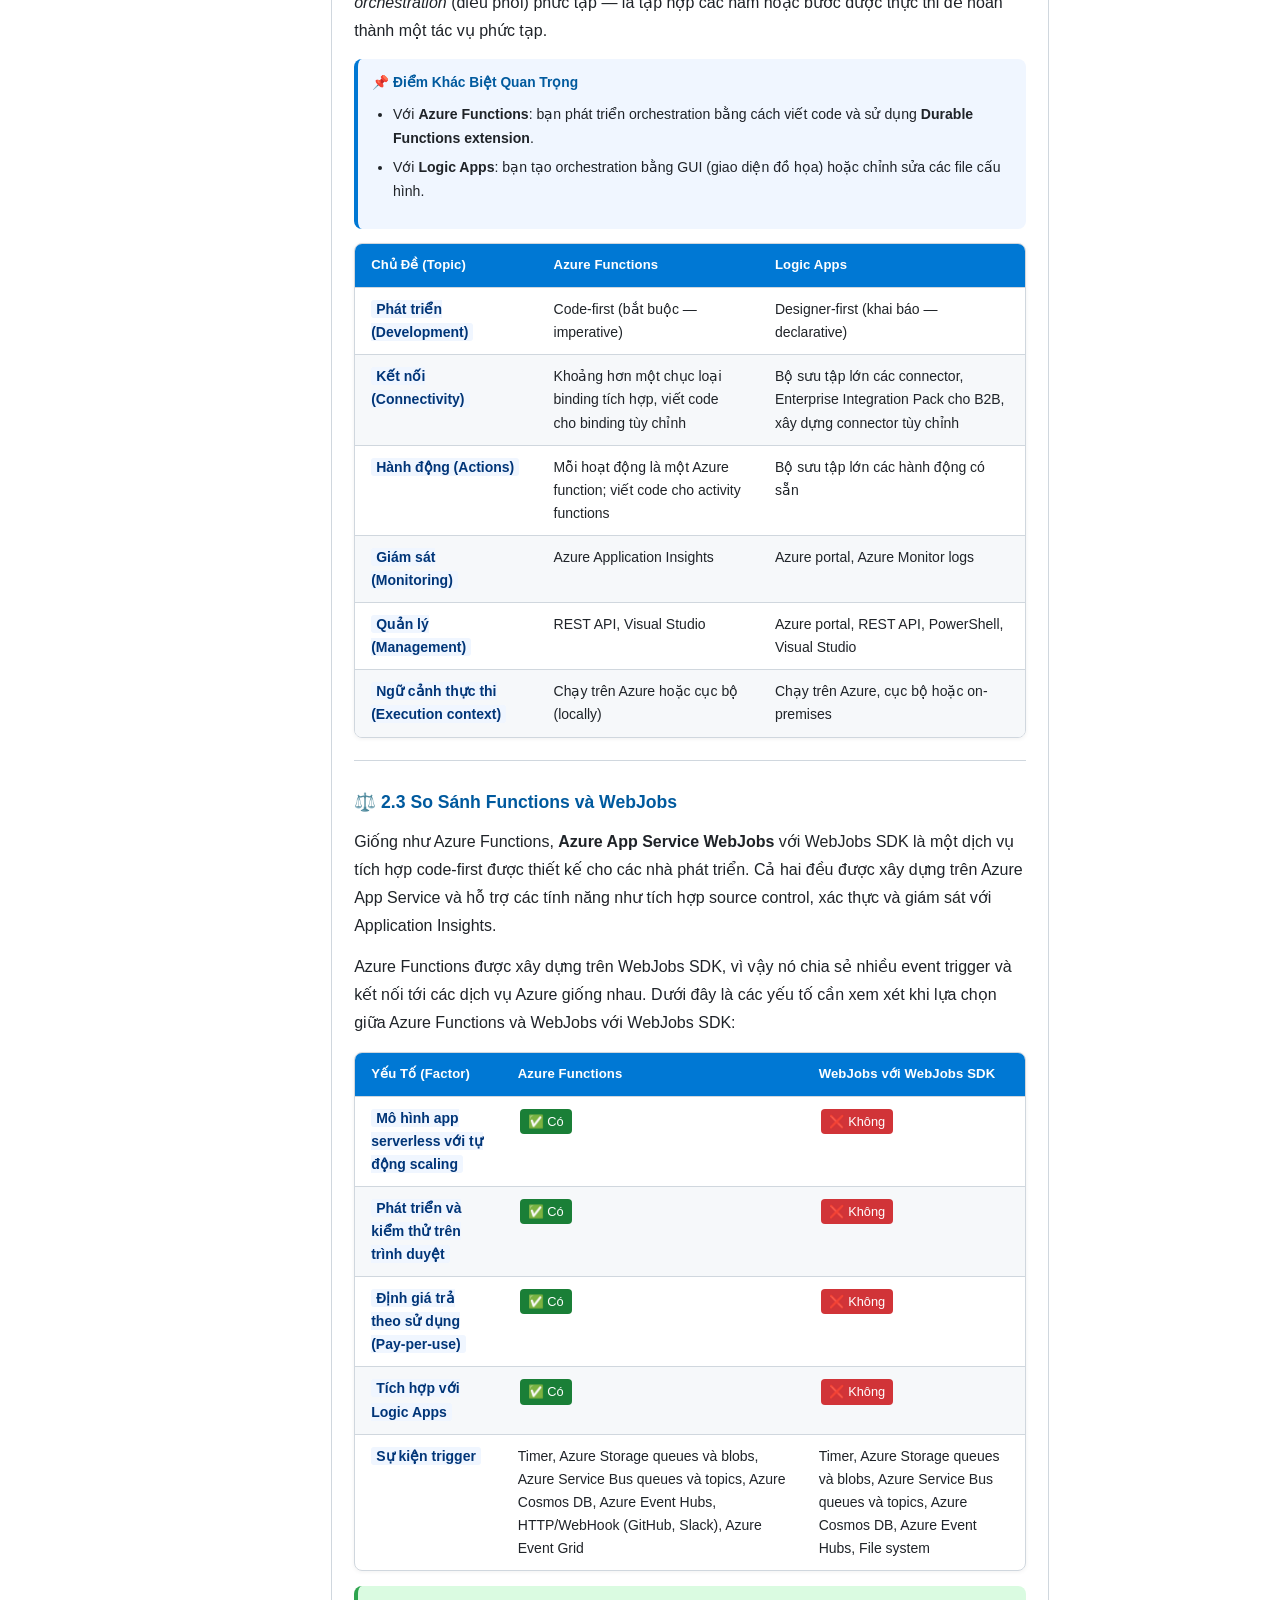
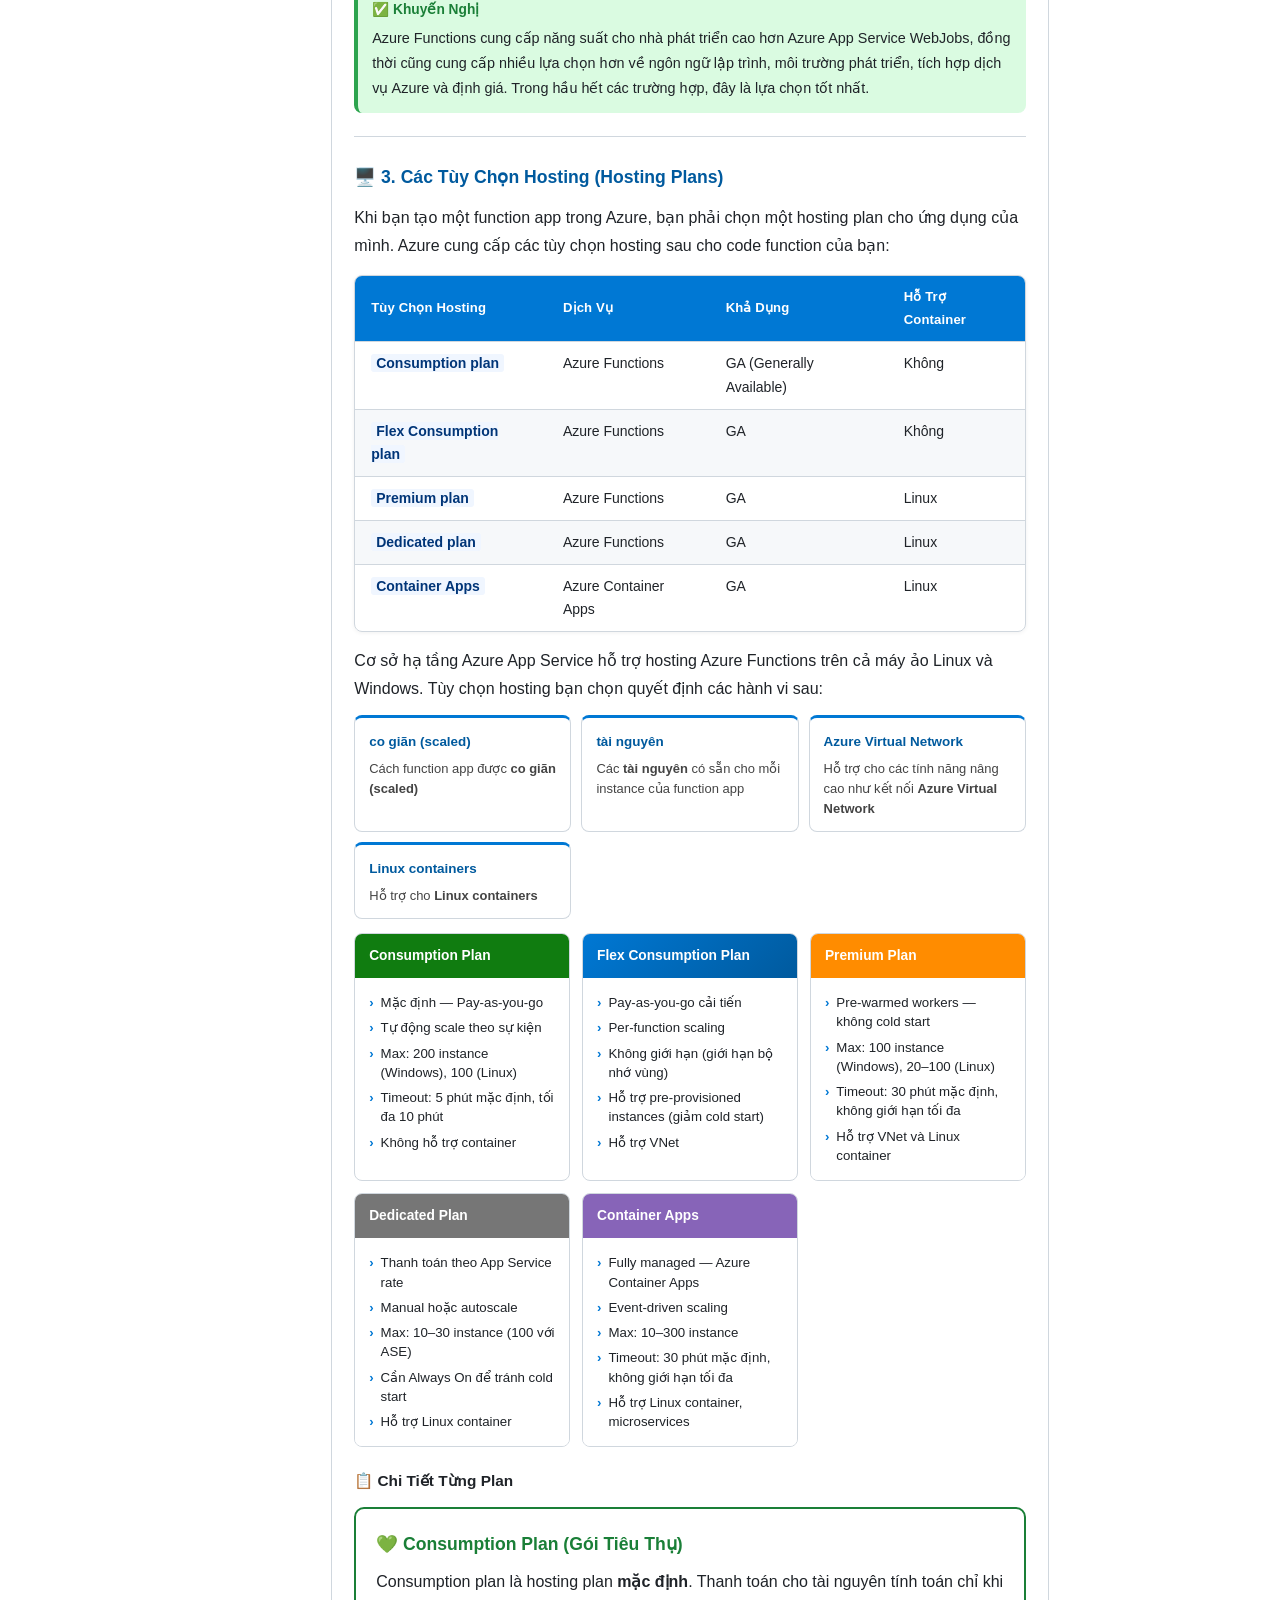
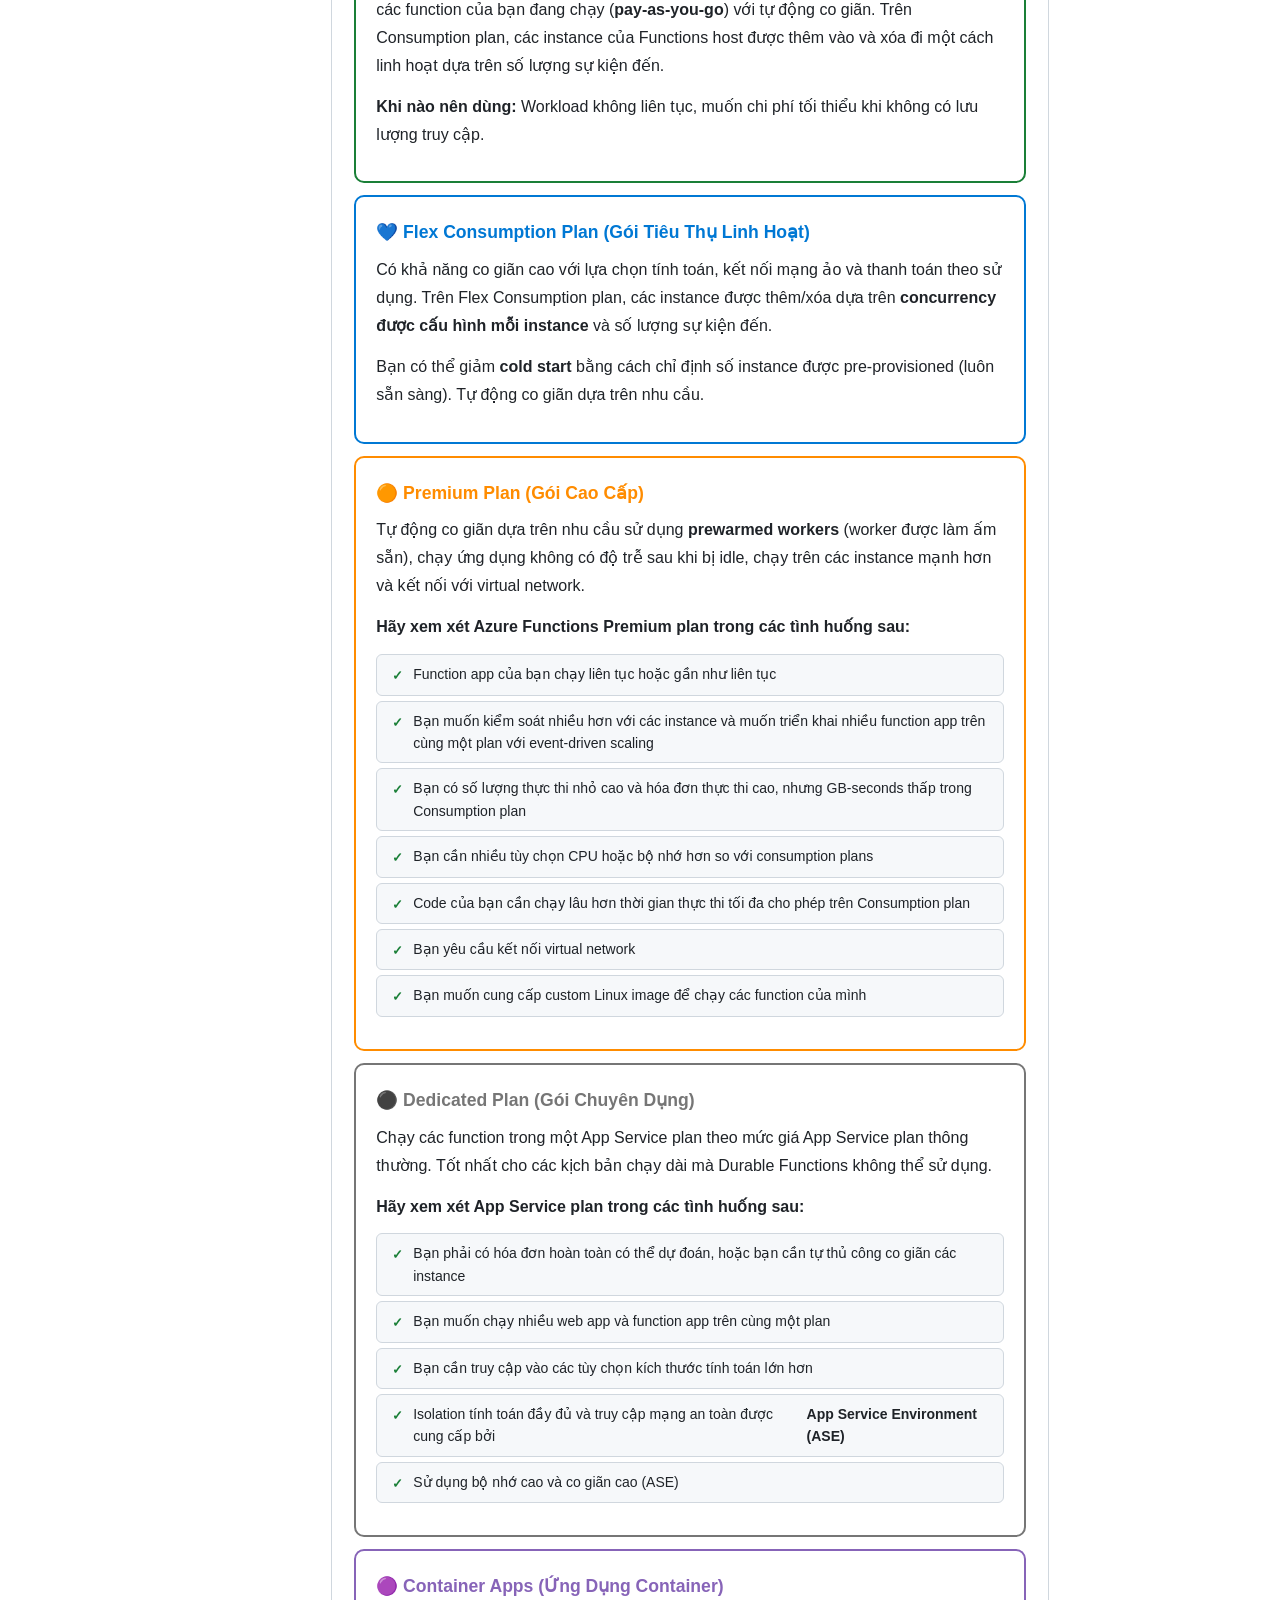
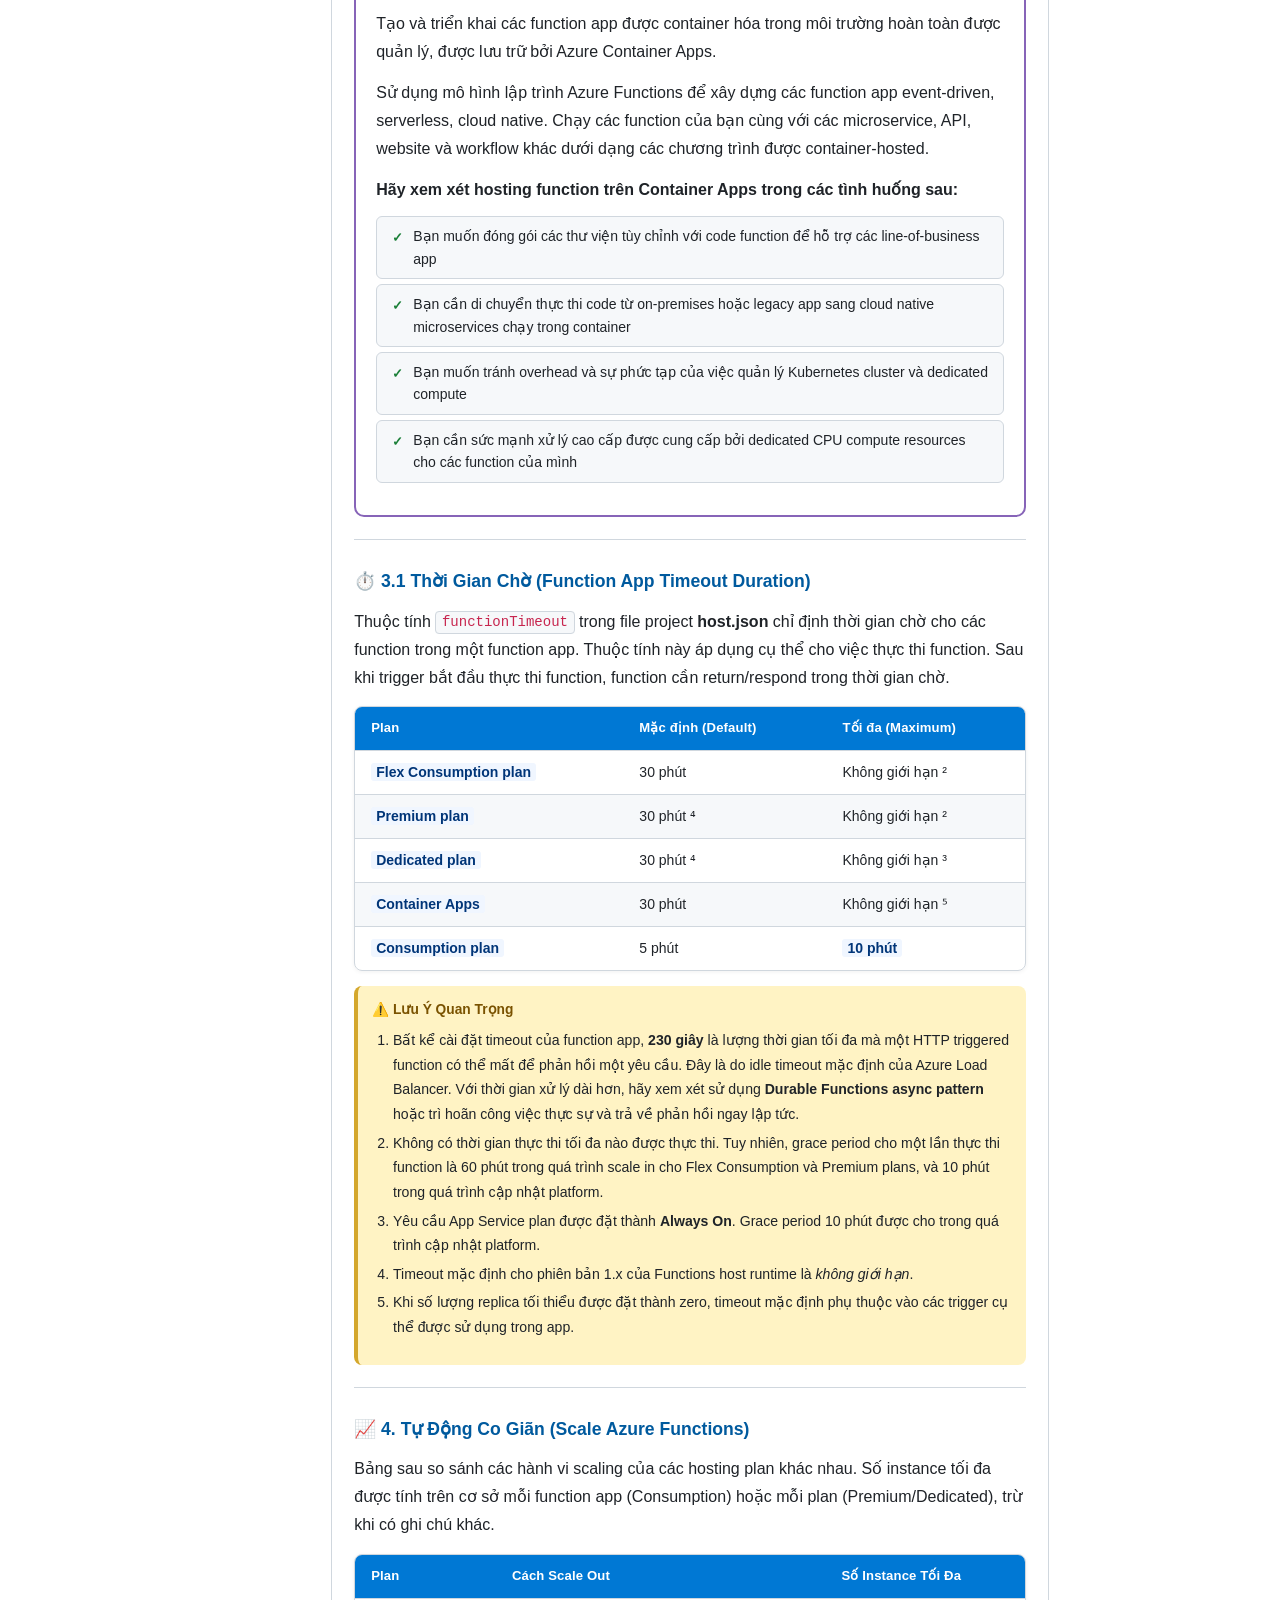
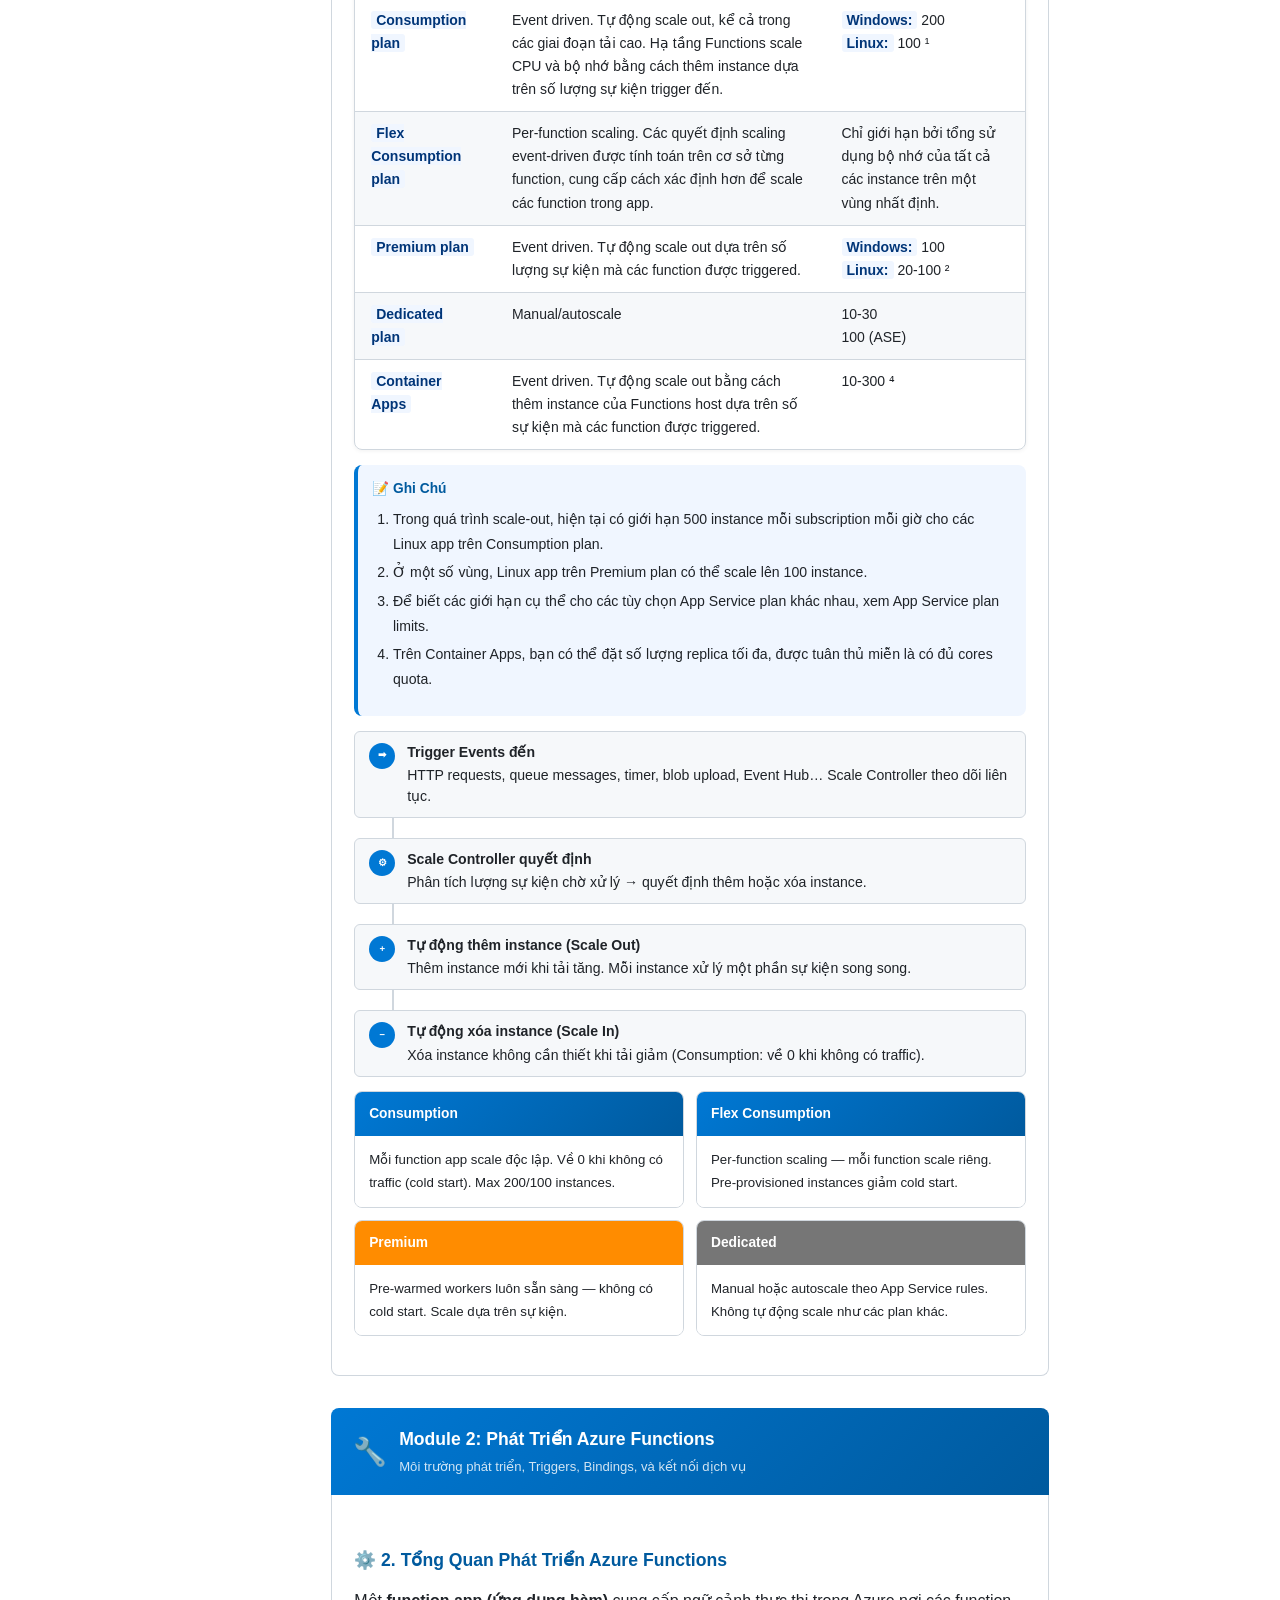
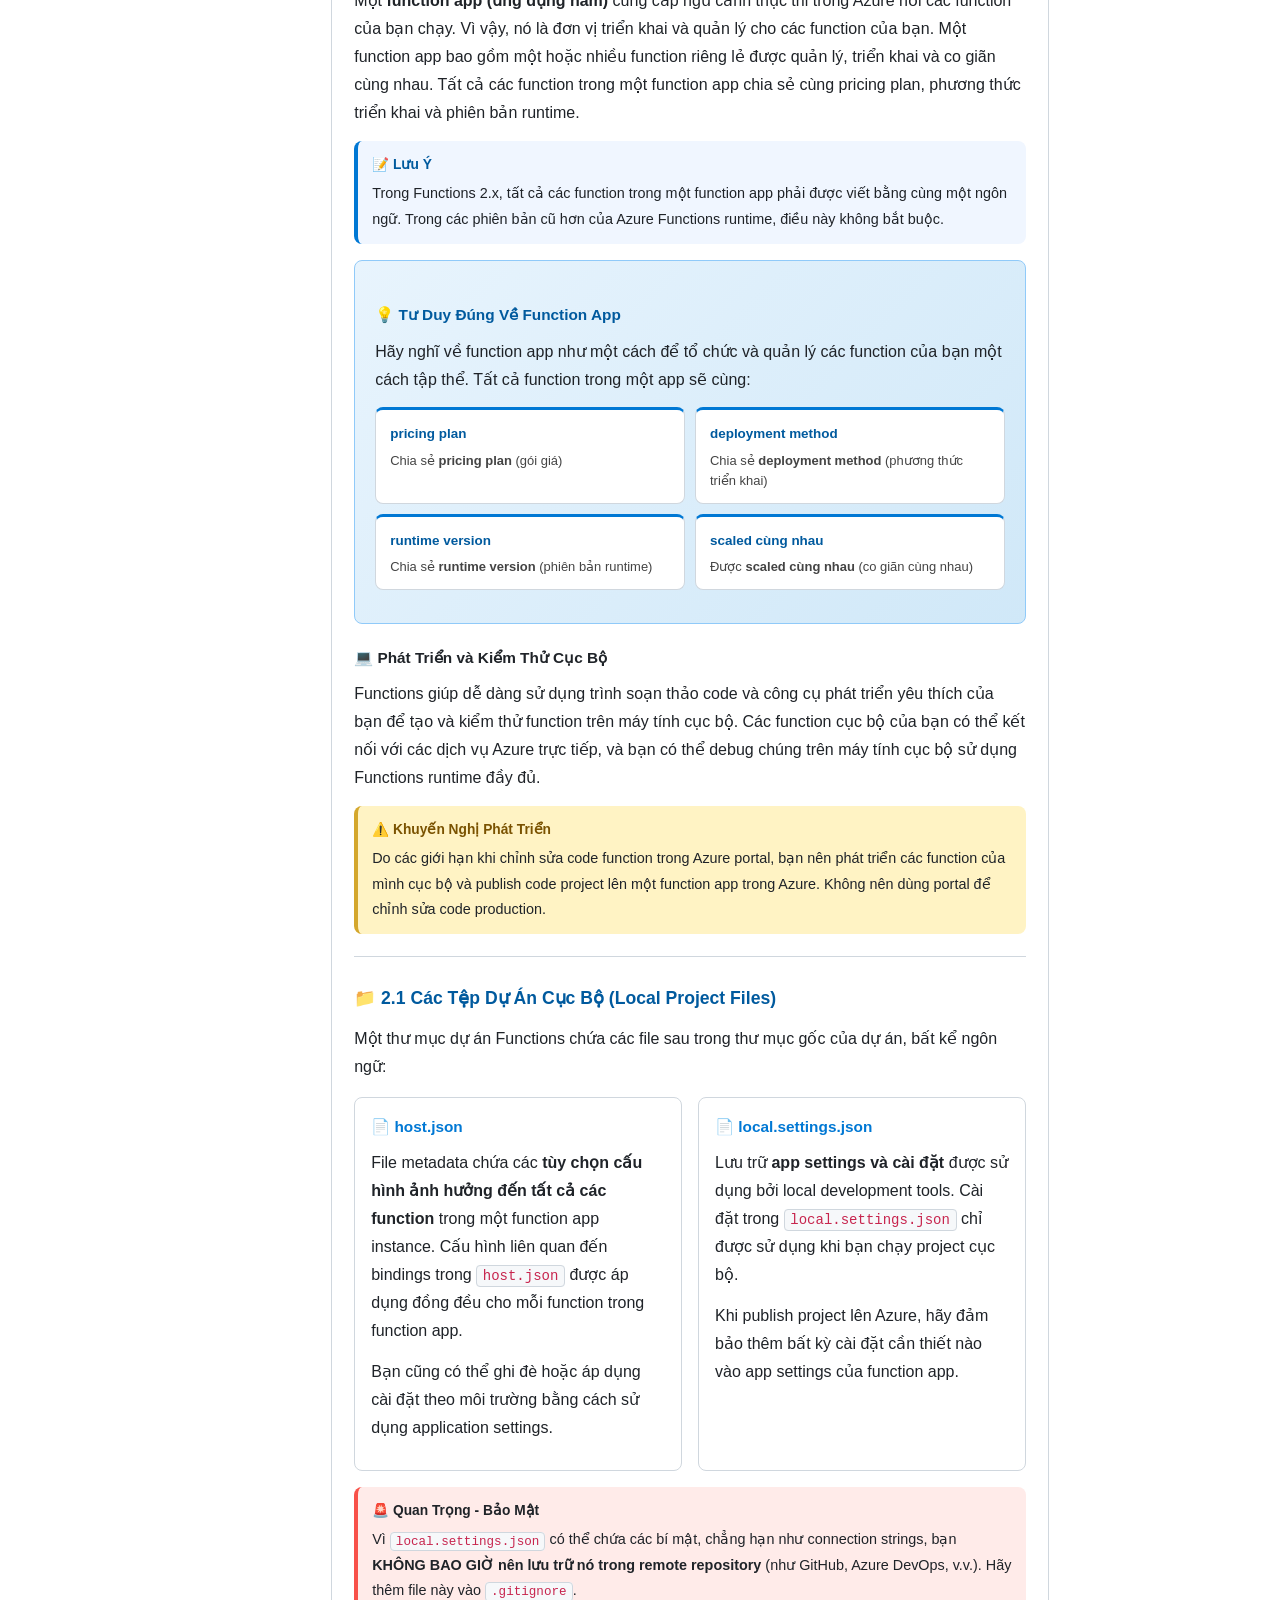
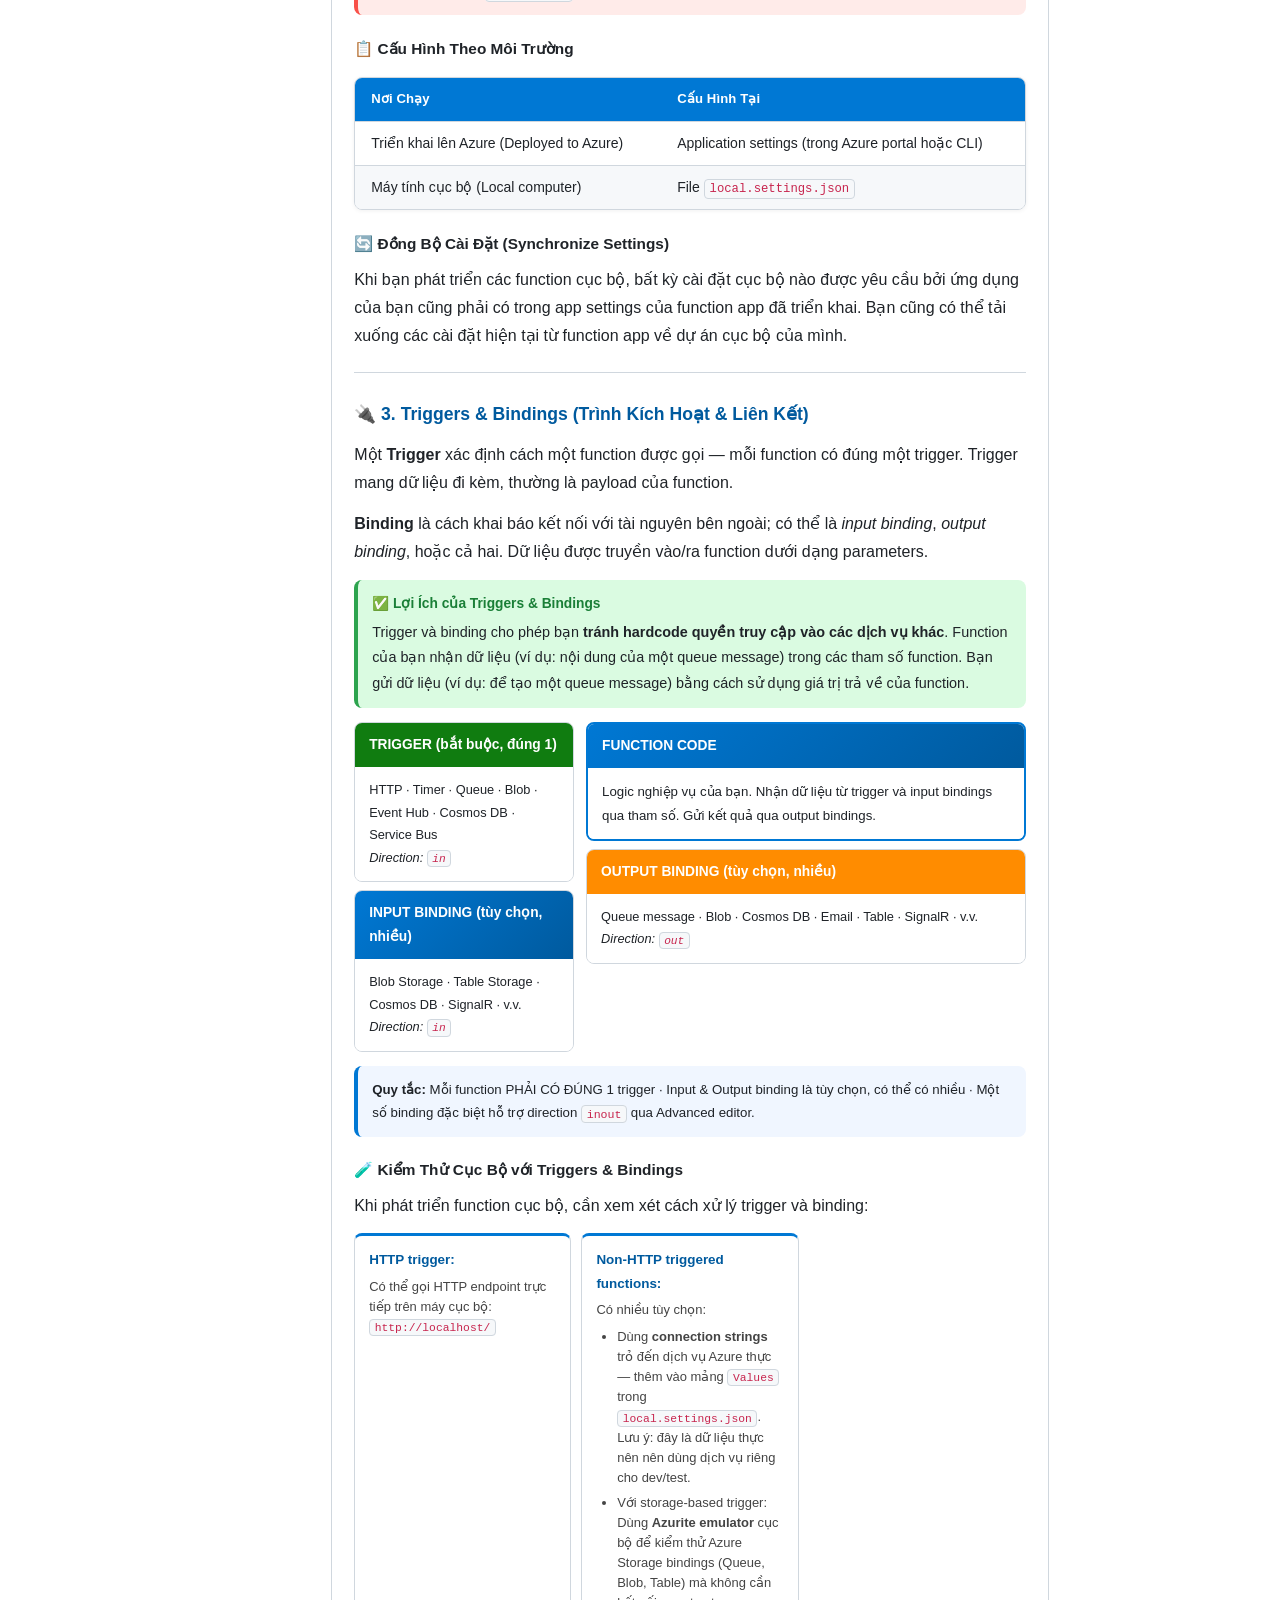
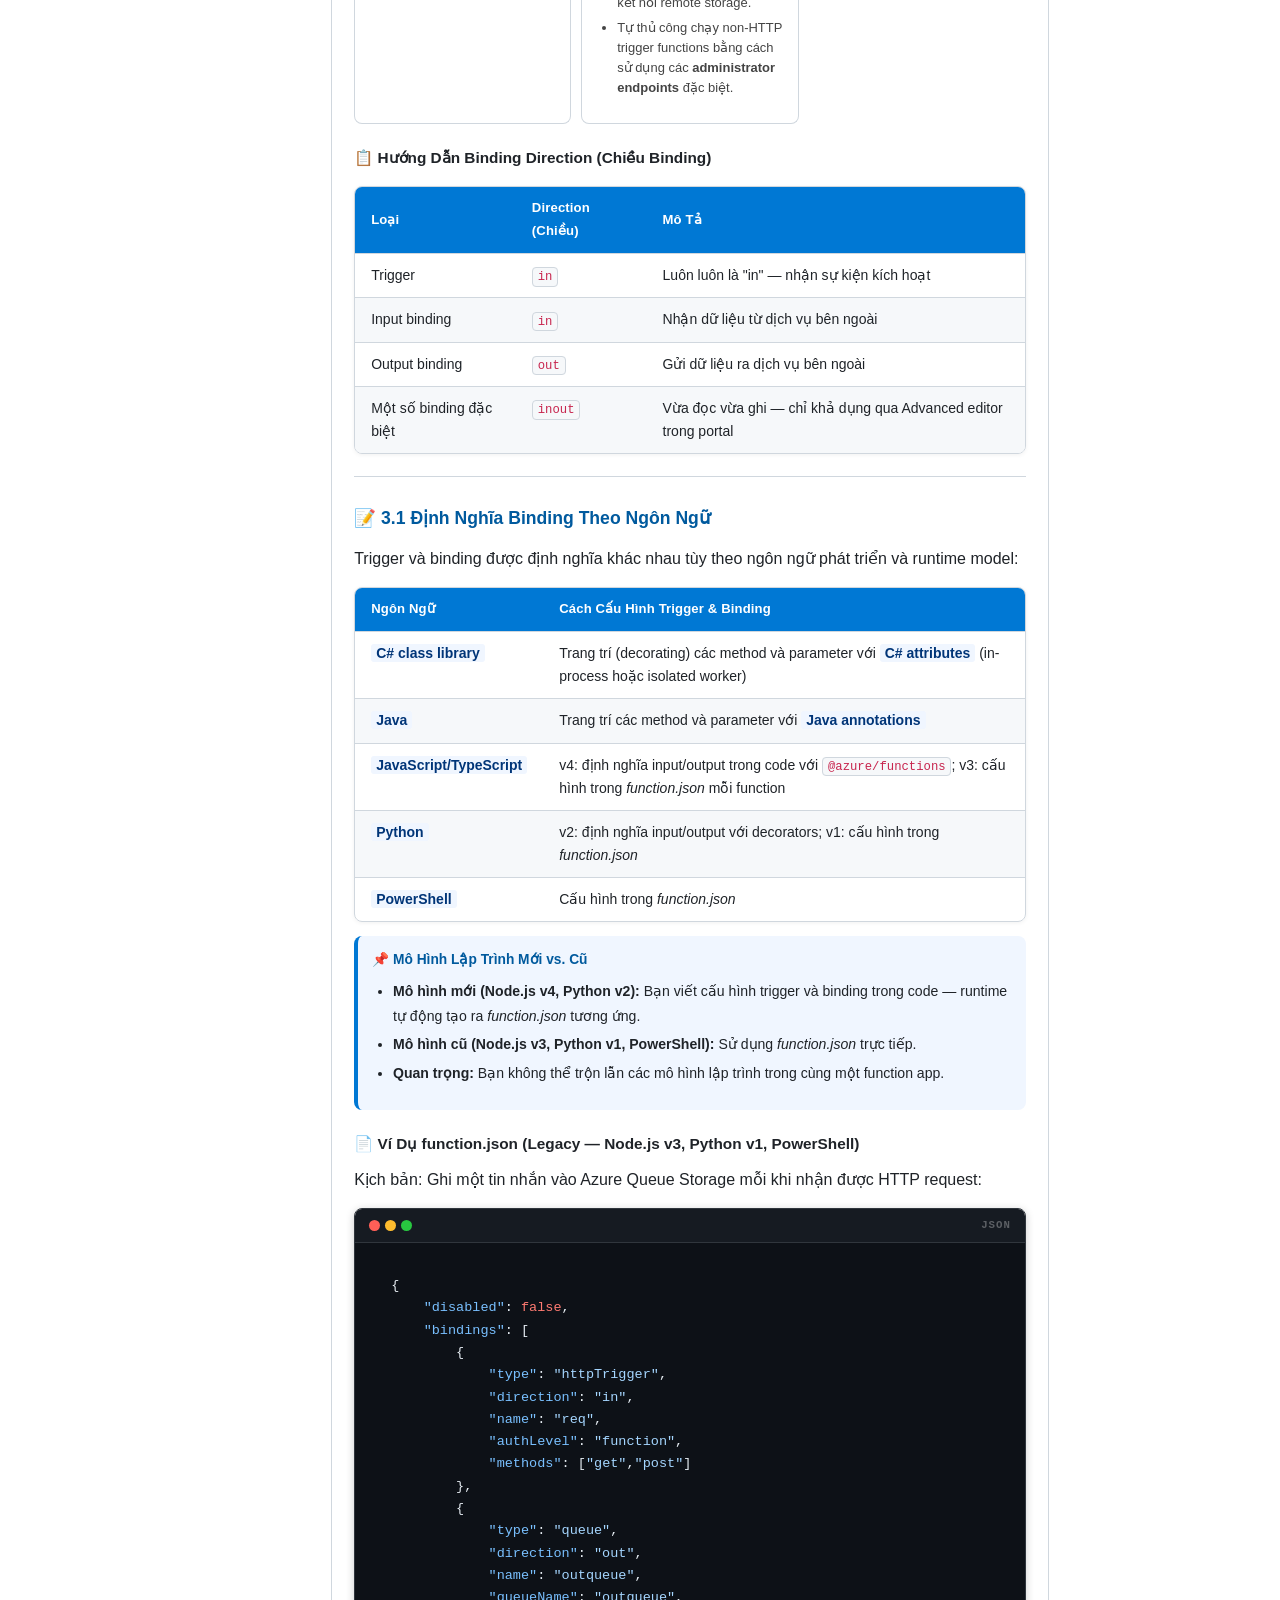
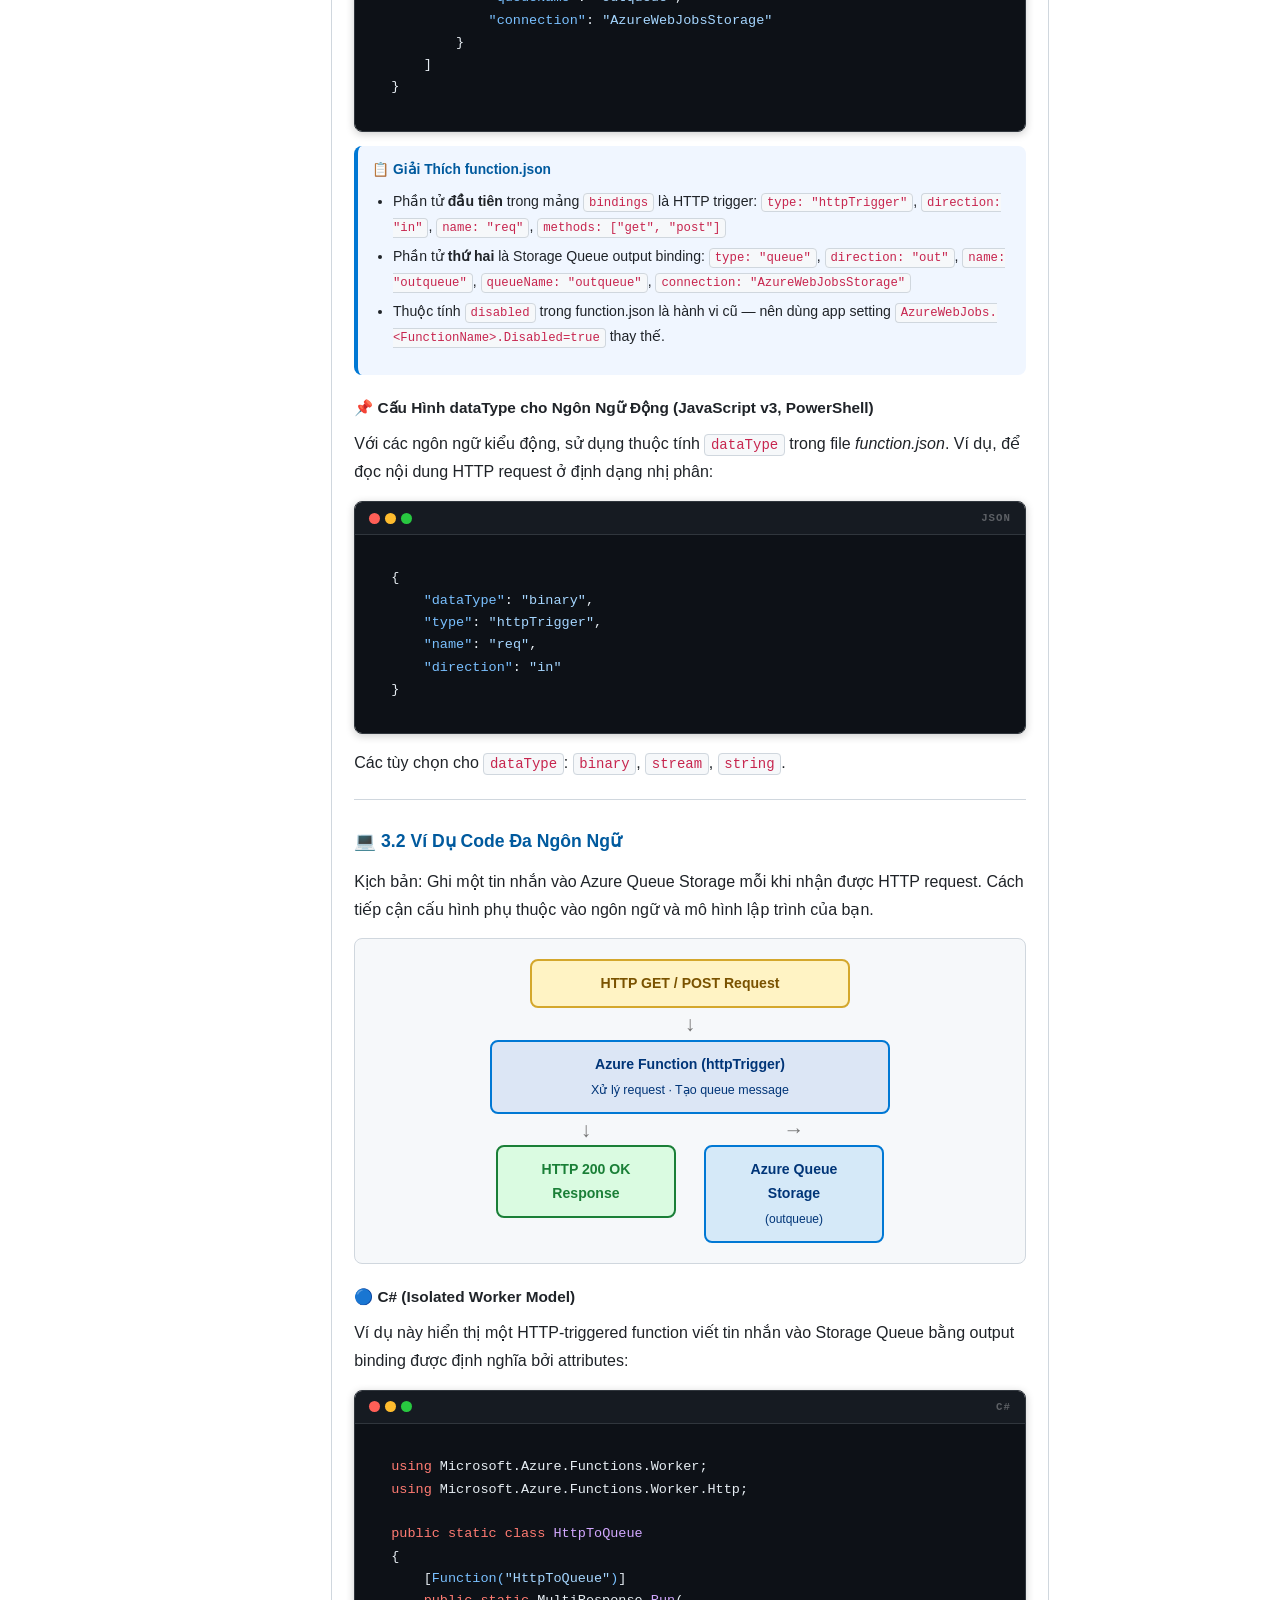
<file: az-204/02-azure-functions.html>
<!DOCTYPE html>
<html lang="vi">
<head>
<meta charset="UTF-8">
<meta name="viewport" content="width=device-width, initial-scale=1.0">
<title>AZ-204 | Azure Functions - Hướng Dẫn Tiếng Việt</title>
<link rel="stylesheet" href="common.css">
<link rel="stylesheet" href="code-diagram.css">
<style>
/* ── Chapter 02: Azure Functions ── */
.card { background: var(--bg); border: 1px solid var(--border); border-radius: 8px; padding: 16px; }
.card h4 { color: var(--blue-5); margin-bottom: 8px; margin-top: 0; }
.tag { display: inline-block; background: var(--blue-5); color: white; border-radius: 4px; padding: 2px 8px; font-size: 0.8rem; margin: 2px; }
.tag.success { background: var(--green); }
.tag.warning { background: #ff8c00; }
.tag.danger { background: #d13438; }
.tag.muted { background: var(--muted); }
.highlight-box { background: linear-gradient(135deg, #e8f4fd, #d0e8f8); border: 1px solid #90caf9; border-radius: 8px; padding: 20px; margin: 16px 0; }
.highlight-box h4 { color: var(--blue-6); margin-bottom: 10px; }
.plan-card { border: 2px solid var(--border); border-radius: 10px; padding: 20px; margin: 12px 0; }
.plan-card.consumption { border-color: var(--green); }
.plan-card.flex { border-color: var(--blue-5); }
.plan-card.premium { border-color: #ff8c00; }
.plan-card.dedicated { border-color: var(--muted); }
.plan-card.container { border-color: #8764b8; }
.plan-title { font-size: 1.1rem; font-weight: 700; margin-bottom: 8px; }
.plan-card.consumption .plan-title { color: var(--green); }
.plan-card.flex .plan-title { color: var(--blue-5); }
.plan-card.premium .plan-title { color: #ff8c00; }
.plan-card.dedicated .plan-title { color: var(--muted); }
.plan-card.container .plan-title { color: #8764b8; }
.grid-2 { display: grid; grid-template-columns: 1fr 1fr; gap: 16px; margin: 16px 0; }
.grid-3 { display: grid; grid-template-columns: 1fr 1fr 1fr; gap: 16px; margin: 16px 0; }
@media(max-width: 768px) { .grid-2, .grid-3 { grid-template-columns: 1fr; } }
</style>
</head>
<body>

<nav id="cnav">
  <a href="index.html" class="cnav-home">🏠 AZ-204</a>
  <div id="cnav-links">
    <a href="01-azure-app-service.html">01 App Service</a>
    <a href="02-azure-functions.html" class="on">02 Functions</a>
    <a href="03-cosmos-db.html">03 Cosmos DB</a>
    <a href="04-blob-storage.html">04 Blob Storage</a>
    <a href="05-containerized-solutions.html">05 Containers</a>
    <a href="06-authentication.html">06 Auth</a>
    <a href="07-security.html">07 Security</a>
    <a href="08-monitoring.html">08 Monitoring</a>
    <a href="09-api-management.html">09 API Mgmt</a>
    <a href="10-event-based.html">10 Events</a>
    <a href="11-message-based.html">11 Messages</a>
  </div>
  <button id="toc-btn" onclick="toggleToc()">☰ Mục lục</button>
</nav>
<div id="toc-bd" onclick="closeToc()"></div>

<!-- HERO -->
<div class="hero">
  <div class="hero-ico">⚡</div>
  <h1>Azure Functions</h1>
  <p>Hướng Dẫn Toàn Diện Tiếng Việt cho Kỳ Thi AZ-204</p>
  <div class="hero-tags">
    <span class="hero-tag">⚡ Serverless</span>
    <span class="hero-tag">🔌 Triggers &amp; Bindings</span>
    <span class="hero-tag">📦 Hosting Plans</span>
    <span class="hero-tag">📈 Auto Scaling</span>
    <span class="hero-tag">🔐 Identity-Based</span>
  </div>
</div>

<div class="wrap">
<nav id="toc">
  <div class="toc-lbl">Chương 02</div>
  <a href="#m1">Module 1 – Azure Functions</a>
  <a href="#s11" class="sub">2.1 Tổng Quan</a>
  <a href="#s12" class="sub">2.2 So Sánh Logic Apps</a>
  <a href="#s13" class="sub">2.3 So Sánh WebJobs</a>
  <a href="#s14" class="sub">3. Hosting Plans</a>
  <a href="#s15" class="sub">3.1 Timeout</a>
  <a href="#s16" class="sub">4. Auto Scaling</a>
  <a href="#m2">Module 2 – Phát Triển Functions</a>
  <a href="#s21" class="sub">2. Tổng Quan Phát Triển</a>
  <a href="#s22" class="sub">2.1 Local Files</a>
  <a href="#s23" class="sub">3. Triggers &amp; Bindings</a>
  <a href="#s24" class="sub">3.1 Binding Definitions</a>
  <a href="#s25" class="sub">3.2 Code Examples</a>
  <a href="#s26" class="sub">4. Kết Nối Services</a>
  <a href="#s27" class="sub">4.1 Identity Connection</a>
</nav>

<main class="content">

<!-- ══════════════════════════════════
     MODULE 1
══════════════════════════════════ -->
<div id="m1">
<div class="mhd"><div class="mhd-ico">⚡</div><div><h2>Module 1: Azure Functions — Serverless Computing</h2><div class="mhd-sub">Tổng quan, hosting plans và cơ chế scaling</div></div></div>
<div class="msec">

<section id="s11">
<h3>⚡ 2.1 Tổng Quan Azure Functions</h3>

<p>
  <strong>Azure Functions</strong> là một giải pháp <em>serverless</em> (không cần máy chủ) cho phép bạn viết ít code hơn, duy trì ít cơ sở hạ tầng hơn và tiết kiệm chi phí. Thay vì lo lắng về việc triển khai và duy trì máy chủ, hạ tầng đám mây cung cấp tất cả các tài nguyên cần thiết để giữ ứng dụng của bạn hoạt động.
</p>

<p>
  Chúng ta thường xây dựng các hệ thống để phản ứng với một loạt sự kiện quan trọng. Dù bạn đang xây dựng một Web API, phản hồi thay đổi cơ sở dữ liệu, xử lý luồng dữ liệu IoT, hay thậm chí quản lý hàng đợi tin nhắn — mọi ứng dụng đều cần một cách để chạy code khi các sự kiện này xảy ra.
</p>

<div class="note info">
  <div class="nt">💡 Khái Niệm Cốt Lõi</div>
Azure Functions hỗ trợ <strong>Trigger</strong> — cách bắt đầu thực thi function — và <strong>Binding</strong> — cách kết nối dữ liệu đầu vào/đầu ra mà không cần code thủ công.
</div>

        <div class="flow-v">
          <div class="flow-step hi">
            <div class="flow-num">1</div>
            <div class="flow-body"><strong>Sự kiện xảy ra</strong>HTTP request, timer tick, queue message, blob upload, Event Hub, Cosmos DB change, v.v.</div>
          </div>
          <div class="flow-connector"></div>
          <div class="flow-step hi">
            <div class="flow-num">2</div>
            <div class="flow-body"><strong>TRIGGER</strong>Nhận sự kiện và kích hoạt thực thi function. Mỗi function có đúng 1 trigger. Direction = <code>in</code>.</div>
          </div>
          <div class="flow-connector"></div>
          <div class="flow-step">
            <div class="flow-num">3</div>
            <div class="flow-body"><strong>INPUT BINDING (tùy chọn)</strong>Đọc dữ liệu từ source bên ngoài (Blob Storage, Table, Cosmos DB…) và truyền vào function như tham số.</div>
          </div>
          <div class="flow-connector"></div>
          <div class="flow-step hi">
            <div class="flow-num">4</div>
            <div class="flow-body"><strong>FUNCTION CODE — Mã hàm</strong>Logic nghiệp vụ của bạn: xử lý dữ liệu đầu vào và tạo kết quả đầu ra.</div>
          </div>
          <div class="flow-connector"></div>
          <div class="flow-step">
            <div class="flow-num">5</div>
            <div class="flow-body"><strong>OUTPUT BINDING (tùy chọn)</strong>Ghi dữ liệu ra ngoài: Queue, Blob, Cosmos DB, Email, Service Bus, v.v. Direction = <code>out</code>.</div>
          </div>
</div>
</section>

<hr>

<section id="s12">
<h3>🔄 2.2 So Sánh Functions và Logic Apps</h3>

<p>
  Cả Functions và Logic Apps đều là dịch vụ Azure cho phép các khối lượng công việc serverless. <strong>Azure Functions</strong> là dịch vụ tính toán serverless, trong khi <strong>Azure Logic Apps</strong> là nền tảng tích hợp quy trình làm việc (workflow) serverless. Cả hai đều có thể tạo ra các <em>orchestration</em> (điều phối) phức tạp — là tập hợp các hàm hoặc bước được thực thi để hoàn thành một tác vụ phức tạp.
</p>

<div class="note info">
  <div class="nt">📌 Điểm Khác Biệt Quan Trọng</div>
<ul>
  <li>Với <strong>Azure Functions</strong>: bạn phát triển orchestration bằng cách viết code và sử dụng <strong>Durable Functions extension</strong>.</li>
  <li>Với <strong>Logic Apps</strong>: bạn tạo orchestration bằng GUI (giao diện đồ họa) hoặc chỉnh sửa các file cấu hình.</li>
</ul>
</div>

        <table>
          <thead>
            <tr>
              <th>Chủ Đề (Topic)</th>
              <th>Azure Functions</th>
              <th>Logic Apps</th>
            </tr>
          </thead>
          <tbody>
            <tr>
              <td><strong>Phát triển (Development)</strong></td>
              <td>Code-first (bắt buộc — imperative)</td>
              <td>Designer-first (khai báo — declarative)</td>
            </tr>
            <tr>
              <td><strong>Kết nối (Connectivity)</strong></td>
              <td>Khoảng hơn một chục loại binding tích hợp, viết code cho binding tùy chỉnh</td>
              <td>Bộ sưu tập lớn các connector, Enterprise Integration Pack cho B2B, xây dựng connector tùy chỉnh</td>
            </tr>
            <tr>
              <td><strong>Hành động (Actions)</strong></td>
              <td>Mỗi hoạt động là một Azure function; viết code cho activity functions</td>
              <td>Bộ sưu tập lớn các hành động có sẵn</td>
            </tr>
            <tr>
              <td><strong>Giám sát (Monitoring)</strong></td>
              <td>Azure Application Insights</td>
              <td>Azure portal, Azure Monitor logs</td>
            </tr>
            <tr>
              <td><strong>Quản lý (Management)</strong></td>
              <td>REST API, Visual Studio</td>
              <td>Azure portal, REST API, PowerShell, Visual Studio</td>
            </tr>
            <tr>
              <td><strong>Ngữ cảnh thực thi (Execution context)</strong></td>
              <td>Chạy trên Azure hoặc cục bộ (locally)</td>
              <td>Chạy trên Azure, cục bộ hoặc on-premises</td>
            </tr>
          </tbody>
        </table>
      </section>

<hr>

      <section id="s13">
        <h3>⚖️ 2.3 So Sánh Functions và WebJobs</h3>

        <p>
          Giống như Azure Functions, <strong>Azure App Service WebJobs</strong> với WebJobs SDK là một dịch vụ tích hợp code-first được thiết kế cho các nhà phát triển. Cả hai đều được xây dựng trên Azure App Service và hỗ trợ các tính năng như tích hợp source control, xác thực và giám sát với Application Insights.
        </p>

        <p>
          Azure Functions được xây dựng trên WebJobs SDK, vì vậy nó chia sẻ nhiều event trigger và kết nối tới các dịch vụ Azure giống nhau. Dưới đây là các yếu tố cần xem xét khi lựa chọn giữa Azure Functions và WebJobs với WebJobs SDK:
        </p>

        <table>
          <thead>
            <tr>
              <th>Yếu Tố (Factor)</th>
              <th>Azure Functions</th>
              <th>WebJobs với WebJobs SDK</th>
            </tr>
          </thead>
          <tbody>
            <tr>
              <td><strong>Mô hình app serverless với tự động scaling</strong></td>
              <td><span class="tag success">✅ Có</span></td>
              <td><span class="tag danger">❌ Không</span></td>
            </tr>
            <tr>
              <td><strong>Phát triển và kiểm thử trên trình duyệt</strong></td>
              <td><span class="tag success">✅ Có</span></td>
              <td><span class="tag danger">❌ Không</span></td>
            </tr>
            <tr>
              <td><strong>Định giá trả theo sử dụng (Pay-per-use)</strong></td>
              <td><span class="tag success">✅ Có</span></td>
              <td><span class="tag danger">❌ Không</span></td>
            </tr>
            <tr>
              <td><strong>Tích hợp với Logic Apps</strong></td>
              <td><span class="tag success">✅ Có</span></td>
              <td><span class="tag danger">❌ Không</span></td>
            </tr>
            <tr>
              <td><strong>Sự kiện trigger</strong></td>
              <td>
                Timer, Azure Storage queues và blobs, Azure Service Bus queues và topics,
                Azure Cosmos DB, Azure Event Hubs, HTTP/WebHook (GitHub, Slack), Azure Event Grid
              </td>
              <td>
                Timer, Azure Storage queues và blobs, Azure Service Bus queues và topics,
                Azure Cosmos DB, Azure Event Hubs, File system
              </td>
            </tr>
          </tbody>
        </table>

        <div class="note ok">
          <div class="nt">✅ Khuyến Nghị</div>
          Azure Functions cung cấp năng suất cho nhà phát triển cao hơn Azure App Service WebJobs, đồng thời cũng cung cấp nhiều lựa chọn hơn về ngôn ngữ lập trình, môi trường phát triển, tích hợp dịch vụ Azure và định giá. Trong hầu hết các trường hợp, đây là lựa chọn tốt nhất.
        </div>
      </section>

      <hr>

      <section id="s14">
        <h3>🖥️ 3. Các Tùy Chọn Hosting (Hosting Plans)</h3>

        <p>
          Khi bạn tạo một function app trong Azure, bạn phải chọn một hosting plan cho ứng dụng của mình. Azure cung cấp các tùy chọn hosting sau cho code function của bạn:
        </p>

        <table>
          <thead>
            <tr>
              <th>Tùy Chọn Hosting</th>
              <th>Dịch Vụ</th>
              <th>Khả Dụng</th>
              <th>Hỗ Trợ Container</th>
            </tr>
          </thead>
          <tbody>
            <tr>
              <td><strong>Consumption plan</strong></td>
              <td>Azure Functions</td>
              <td>GA (Generally Available)</td>
              <td>Không</td>
            </tr>
            <tr>
              <td><strong>Flex Consumption plan</strong></td>
              <td>Azure Functions</td>
              <td>GA</td>
              <td>Không</td>
            </tr>
            <tr>
              <td><strong>Premium plan</strong></td>
              <td>Azure Functions</td>
              <td>GA</td>
              <td>Linux</td>
            </tr>
            <tr>
              <td><strong>Dedicated plan</strong></td>
              <td>Azure Functions</td>
              <td>GA</td>
              <td>Linux</td>
            </tr>
            <tr>
              <td><strong>Container Apps</strong></td>
              <td>Azure Container Apps</td>
              <td>GA</td>
              <td>Linux</td>
            </tr>
          </tbody>
        </table>

        <p>
          Cơ sở hạ tầng Azure App Service hỗ trợ hosting Azure Functions trên cả máy ảo Linux và Windows. Tùy chọn hosting bạn chọn quyết định các hành vi sau:
        </p>
        <ul>
          <li>Cách function app được <strong>co giãn (scaled)</strong></li>
          <li>Các <strong>tài nguyên</strong> có sẵn cho mỗi instance của function app</li>
          <li>Hỗ trợ cho các tính năng nâng cao như kết nối <strong>Azure Virtual Network</strong></li>
          <li>Hỗ trợ cho <strong>Linux containers</strong></li>
        </ul>

        <div class="arch-grid" style="grid-template-columns:1fr 1fr 1fr;">
          <div class="arch-card">
            <div class="arch-card-hd" style="background:#107c10;">Consumption Plan</div>
            <div class="arch-card-body">
              <div class="arch-item">Mặc định — Pay-as-you-go</div>
              <div class="arch-item">Tự động scale theo sự kiện</div>
              <div class="arch-item">Max: 200 instance (Windows), 100 (Linux)</div>
              <div class="arch-item">Timeout: 5 phút mặc định, tối đa 10 phút</div>
              <div class="arch-item">Không hỗ trợ container</div>
            </div>
          </div>
          <div class="arch-card">
            <div class="arch-card-hd">Flex Consumption Plan</div>
            <div class="arch-card-body">
              <div class="arch-item">Pay-as-you-go cải tiến</div>
              <div class="arch-item">Per-function scaling</div>
              <div class="arch-item">Không giới hạn (giới hạn bộ nhớ vùng)</div>
              <div class="arch-item">Hỗ trợ pre-provisioned instances (giảm cold start)</div>
              <div class="arch-item">Hỗ trợ VNet</div>
            </div>
          </div>
          <div class="arch-card">
            <div class="arch-card-hd" style="background:#ff8c00;">Premium Plan</div>
            <div class="arch-card-body">
              <div class="arch-item">Pre-warmed workers — không cold start</div>
              <div class="arch-item">Max: 100 instance (Windows), 20–100 (Linux)</div>
              <div class="arch-item">Timeout: 30 phút mặc định, không giới hạn tối đa</div>
              <div class="arch-item">Hỗ trợ VNet và Linux container</div>
            </div>
          </div>
          <div class="arch-card">
            <div class="arch-card-hd" style="background:var(--muted);">Dedicated Plan</div>
            <div class="arch-card-body">
              <div class="arch-item">Thanh toán theo App Service rate</div>
              <div class="arch-item">Manual hoặc autoscale</div>
              <div class="arch-item">Max: 10–30 instance (100 với ASE)</div>
              <div class="arch-item">Cần Always On để tránh cold start</div>
              <div class="arch-item">Hỗ trợ Linux container</div>
            </div>
          </div>
          <div class="arch-card">
            <div class="arch-card-hd" style="background:#8764b8;">Container Apps</div>
            <div class="arch-card-body">
              <div class="arch-item">Fully managed — Azure Container Apps</div>
              <div class="arch-item">Event-driven scaling</div>
              <div class="arch-item">Max: 10–300 instance</div>
              <div class="arch-item">Timeout: 30 phút mặc định, không giới hạn tối đa</div>
              <div class="arch-item">Hỗ trợ Linux container, microservices</div>
            </div>
          </div>
        </div>

        <h4>📋 Chi Tiết Từng Plan</h4>

        <div class="plan-card consumption">
          <div class="plan-title">💚 Consumption Plan (Gói Tiêu Thụ)</div>
          <p>
            Consumption plan là hosting plan <strong>mặc định</strong>. Thanh toán cho tài nguyên tính toán chỉ khi các function của bạn đang chạy (<strong>pay-as-you-go</strong>) với tự động co giãn. Trên Consumption plan, các instance của Functions host được thêm vào và xóa đi một cách linh hoạt dựa trên số lượng sự kiện đến.
          </p>
          <p><strong>Khi nào nên dùng:</strong> Workload không liên tục, muốn chi phí tối thiểu khi không có lưu lượng truy cập.</p>
        </div>

        <div class="plan-card flex">
          <div class="plan-title">💙 Flex Consumption Plan (Gói Tiêu Thụ Linh Hoạt)</div>
          <p>
            Có khả năng co giãn cao với lựa chọn tính toán, kết nối mạng ảo và thanh toán theo sử dụng. Trên Flex Consumption plan, các instance được thêm/xóa dựa trên <strong>concurrency được cấu hình mỗi instance</strong> và số lượng sự kiện đến.
          </p>
          <p>
            Bạn có thể giảm <strong>cold start</strong> bằng cách chỉ định số instance được pre-provisioned (luôn sẵn sàng). Tự động co giãn dựa trên nhu cầu.
          </p>
        </div>

        <div class="plan-card premium">
          <div class="plan-title">🟠 Premium Plan (Gói Cao Cấp)</div>
          <p>
            Tự động co giãn dựa trên nhu cầu sử dụng <strong>prewarmed workers</strong> (worker được làm ấm sẵn), chạy ứng dụng không có độ trễ sau khi bị idle, chạy trên các instance mạnh hơn và kết nối với virtual network.
          </p>
          <p><strong>Hãy xem xét Azure Functions Premium plan trong các tình huống sau:</strong></p>
          <ul>
            <li>Function app của bạn chạy liên tục hoặc gần như liên tục</li>
            <li>Bạn muốn kiểm soát nhiều hơn với các instance và muốn triển khai nhiều function app trên cùng một plan với event-driven scaling</li>
            <li>Bạn có số lượng thực thi nhỏ cao và hóa đơn thực thi cao, nhưng GB-seconds thấp trong Consumption plan</li>
            <li>Bạn cần nhiều tùy chọn CPU hoặc bộ nhớ hơn so với consumption plans</li>
            <li>Code của bạn cần chạy lâu hơn thời gian thực thi tối đa cho phép trên Consumption plan</li>
            <li>Bạn yêu cầu kết nối virtual network</li>
            <li>Bạn muốn cung cấp custom Linux image để chạy các function của mình</li>
          </ul>
        </div>

        <div class="plan-card dedicated">
          <div class="plan-title">⚫ Dedicated Plan (Gói Chuyên Dụng)</div>
          <p>
            Chạy các function trong một App Service plan theo mức giá App Service plan thông thường. Tốt nhất cho các kịch bản chạy dài mà Durable Functions không thể sử dụng.
          </p>
          <p><strong>Hãy xem xét App Service plan trong các tình huống sau:</strong></p>
          <ul>
            <li>Bạn phải có hóa đơn hoàn toàn có thể dự đoán, hoặc bạn cần tự thủ công co giãn các instance</li>
            <li>Bạn muốn chạy nhiều web app và function app trên cùng một plan</li>
            <li>Bạn cần truy cập vào các tùy chọn kích thước tính toán lớn hơn</li>
            <li>Isolation tính toán đầy đủ và truy cập mạng an toàn được cung cấp bởi <strong>App Service Environment (ASE)</strong></li>
            <li>Sử dụng bộ nhớ cao và co giãn cao (ASE)</li>
          </ul>
        </div>

        <div class="plan-card container">
          <div class="plan-title">🟣 Container Apps (Ứng Dụng Container)</div>
          <p>
            Tạo và triển khai các function app được container hóa trong môi trường hoàn toàn được quản lý, được lưu trữ bởi Azure Container Apps.
          </p>
          <p>
            Sử dụng mô hình lập trình Azure Functions để xây dựng các function app event-driven, serverless, cloud native. Chạy các function của bạn cùng với các microservice, API, website và workflow khác dưới dạng các chương trình được container-hosted.
          </p>
          <p><strong>Hãy xem xét hosting function trên Container Apps trong các tình huống sau:</strong></p>
          <ul>
            <li>Bạn muốn đóng gói các thư viện tùy chỉnh với code function để hỗ trợ các line-of-business app</li>
            <li>Bạn cần di chuyển thực thi code từ on-premises hoặc legacy app sang cloud native microservices chạy trong container</li>
            <li>Bạn muốn tránh overhead và sự phức tạp của việc quản lý Kubernetes cluster và dedicated compute</li>
            <li>Bạn cần sức mạnh xử lý cao cấp được cung cấp bởi dedicated CPU compute resources cho các function của mình</li>
          </ul>
        </div>
      </section>

      <hr>

      <section id="s15">
        <h3>⏱️ 3.1 Thời Gian Chờ (Function App Timeout Duration)</h3>

        <p>
          Thuộc tính <code>functionTimeout</code> trong file project <strong>host.json</strong> chỉ định thời gian chờ cho các function trong một function app. Thuộc tính này áp dụng cụ thể cho việc thực thi function. Sau khi trigger bắt đầu thực thi function, function cần return/respond trong thời gian chờ.
        </p>

        <table>
          <thead>
            <tr>
              <th>Plan</th>
              <th>Mặc định (Default)</th>
              <th>Tối đa (Maximum)</th>
            </tr>
          </thead>
          <tbody>
            <tr>
              <td><strong>Flex Consumption plan</strong></td>
              <td>30 phút</td>
              <td>Không giới hạn ²</td>
            </tr>
            <tr>
              <td><strong>Premium plan</strong></td>
              <td>30 phút ⁴</td>
              <td>Không giới hạn ²</td>
            </tr>
            <tr>
              <td><strong>Dedicated plan</strong></td>
              <td>30 phút ⁴</td>
              <td>Không giới hạn ³</td>
            </tr>
            <tr>
              <td><strong>Container Apps</strong></td>
              <td>30 phút</td>
              <td>Không giới hạn ⁵</td>
            </tr>
            <tr>
              <td><strong>Consumption plan</strong></td>
              <td>5 phút</td>
              <td><strong>10 phút</strong></td>
            </tr>
          </tbody>
        </table>

        <div class="note warn">
          <div class="nt">⚠️ Lưu Ý Quan Trọng</div>
          <ol>
            <li>Bất kể cài đặt timeout của function app, <strong>230 giây</strong> là lượng thời gian tối đa mà một HTTP triggered function có thể mất để phản hồi một yêu cầu. Đây là do idle timeout mặc định của Azure Load Balancer. Với thời gian xử lý dài hơn, hãy xem xét sử dụng <strong>Durable Functions async pattern</strong> hoặc trì hoãn công việc thực sự và trả về phản hồi ngay lập tức.</li>
            <li>Không có thời gian thực thi tối đa nào được thực thi. Tuy nhiên, grace period cho một lần thực thi function là 60 phút trong quá trình scale in cho Flex Consumption và Premium plans, và 10 phút trong quá trình cập nhật platform.</li>
            <li>Yêu cầu App Service plan được đặt thành <strong>Always On</strong>. Grace period 10 phút được cho trong quá trình cập nhật platform.</li>
            <li>Timeout mặc định cho phiên bản 1.x của Functions host runtime là <em>không giới hạn</em>.</li>
            <li>Khi số lượng replica tối thiểu được đặt thành zero, timeout mặc định phụ thuộc vào các trigger cụ thể được sử dụng trong app.</li>
          </ol>
        </div>
      </section>

      <hr>

      <section id="s16">
        <h3>📈 4. Tự Động Co Giãn (Scale Azure Functions)</h3>

        <p>
          Bảng sau so sánh các hành vi scaling của các hosting plan khác nhau. Số instance tối đa được tính trên cơ sở mỗi function app (Consumption) hoặc mỗi plan (Premium/Dedicated), trừ khi có ghi chú khác.
        </p>

        <table>
          <thead>
            <tr>
              <th>Plan</th>
              <th>Cách Scale Out</th>
              <th>Số Instance Tối Đa</th>
            </tr>
          </thead>
          <tbody>
            <tr>
              <td><strong>Consumption plan</strong></td>
              <td>Event driven. Tự động scale out, kể cả trong các giai đoạn tải cao. Hạ tầng Functions scale CPU và bộ nhớ bằng cách thêm instance dựa trên số lượng sự kiện trigger đến.</td>
              <td><strong>Windows:</strong> 200<br><strong>Linux:</strong> 100 ¹</td>
            </tr>
            <tr>
              <td><strong>Flex Consumption plan</strong></td>
              <td>Per-function scaling. Các quyết định scaling event-driven được tính toán trên cơ sở từng function, cung cấp cách xác định hơn để scale các function trong app.</td>
              <td>Chỉ giới hạn bởi tổng sử dụng bộ nhớ của tất cả các instance trên một vùng nhất định.</td>
            </tr>
            <tr>
              <td><strong>Premium plan</strong></td>
              <td>Event driven. Tự động scale out dựa trên số lượng sự kiện mà các function được triggered.</td>
              <td><strong>Windows:</strong> 100<br><strong>Linux:</strong> 20-100 ²</td>
            </tr>
            <tr>
              <td><strong>Dedicated plan</strong></td>
              <td>Manual/autoscale</td>
              <td>10-30<br>100 (ASE)</td>
            </tr>
            <tr>
              <td><strong>Container Apps</strong></td>
              <td>Event driven. Tự động scale out bằng cách thêm instance của Functions host dựa trên số sự kiện mà các function được triggered.</td>
              <td>10-300 ⁴</td>
            </tr>
          </tbody>
        </table>

        <div class="note info">
          <div class="nt">📝 Ghi Chú</div>
          <ol>
            <li>Trong quá trình scale-out, hiện tại có giới hạn 500 instance mỗi subscription mỗi giờ cho các Linux app trên Consumption plan.</li>
            <li>Ở một số vùng, Linux app trên Premium plan có thể scale lên 100 instance.</li>
            <li>Để biết các giới hạn cụ thể cho các tùy chọn App Service plan khác nhau, xem App Service plan limits.</li>
            <li>Trên Container Apps, bạn có thể đặt số lượng replica tối đa, được tuân thủ miễn là có đủ cores quota.</li>
          </ol>
        </div>

        <div class="flow-v">
          <div class="flow-step hi">
            <div class="flow-num" style="font-size:.6rem;">➡</div>
            <div class="flow-body"><strong>Trigger Events đến</strong>HTTP requests, queue messages, timer, blob upload, Event Hub… Scale Controller theo dõi liên tục.</div>
          </div>
          <div class="flow-connector"></div>
          <div class="flow-step hi">
            <div class="flow-num" style="font-size:.6rem;">⚙</div>
            <div class="flow-body"><strong>Scale Controller quyết định</strong>Phân tích lượng sự kiện chờ xử lý → quyết định thêm hoặc xóa instance.</div>
          </div>
          <div class="flow-connector"></div>
          <div class="flow-step">
            <div class="flow-num" style="font-size:.6rem;">+</div>
            <div class="flow-body"><strong>Tự động thêm instance (Scale Out)</strong>Thêm instance mới khi tải tăng. Mỗi instance xử lý một phần sự kiện song song.</div>
          </div>
          <div class="flow-connector"></div>
          <div class="flow-step">
            <div class="flow-num" style="font-size:.6rem;">−</div>
            <div class="flow-body"><strong>Tự động xóa instance (Scale In)</strong>Xóa instance không cần thiết khi tải giảm (Consumption: về 0 khi không có traffic).</div>
          </div>
        </div>
        <div class="arch-grid" style="margin-top:.5rem;">
          <div class="arch-card">
            <div class="arch-card-hd">Consumption</div>
            <div class="arch-card-body">Mỗi function app scale độc lập. Về 0 khi không có traffic (cold start). Max 200/100 instances.</div>
          </div>
          <div class="arch-card">
            <div class="arch-card-hd">Flex Consumption</div>
            <div class="arch-card-body">Per-function scaling — mỗi function scale riêng. Pre-provisioned instances giảm cold start.</div>
          </div>
          <div class="arch-card">
            <div class="arch-card-hd" style="background:#ff8c00;">Premium</div>
            <div class="arch-card-body">Pre-warmed workers luôn sẵn sàng — không có cold start. Scale dựa trên sự kiện.</div>
          </div>
          <div class="arch-card">
            <div class="arch-card-hd" style="background:var(--muted);">Dedicated</div>
            <div class="arch-card-body">Manual hoặc autoscale theo App Service rules. Không tự động scale như các plan khác.</div>
          </div>
        </div>
      </section>

  </div><!-- /msec --></div><!-- /m1 -->

  <!-- ══════════════════════════════════
       MODULE 2
  ═════════════════════════════════════ -->
  <div id="m2">
  <div class="mhd"><div class="mhd-ico">🔧</div><div><h2>Module 2: Phát Triển Azure Functions</h2><div class="mhd-sub">Môi trường phát triển, Triggers, Bindings, và kết nối dịch vụ</div></div></div>
  <div class="msec">

      <section id="s21">
        <h3>⚙️ 2. Tổng Quan Phát Triển Azure Functions</h3>

        <p>
          Một <strong>function app (ứng dụng hàm)</strong> cung cấp ngữ cảnh thực thi trong Azure nơi các function của bạn chạy. Vì vậy, nó là đơn vị triển khai và quản lý cho các function của bạn. Một function app bao gồm một hoặc nhiều function riêng lẻ được quản lý, triển khai và co giãn cùng nhau. Tất cả các function trong một function app chia sẻ cùng pricing plan, phương thức triển khai và phiên bản runtime.
        </p>

        <div class="note info">
          <div class="nt">📝 Lưu Ý</div>
          Trong Functions 2.x, tất cả các function trong một function app phải được viết bằng cùng một ngôn ngữ. Trong các phiên bản cũ hơn của Azure Functions runtime, điều này không bắt buộc.
        </div>

        <div class="highlight-box">
          <h4>💡 Tư Duy Đúng Về Function App</h4>
          <p>Hãy nghĩ về function app như một cách để tổ chức và quản lý các function của bạn một cách tập thể. Tất cả function trong một app sẽ cùng:</p>
          <ul>
            <li>Chia sẻ <strong>pricing plan</strong> (gói giá)</li>
            <li>Chia sẻ <strong>deployment method</strong> (phương thức triển khai)</li>
            <li>Chia sẻ <strong>runtime version</strong> (phiên bản runtime)</li>
            <li>Được <strong>scaled cùng nhau</strong> (co giãn cùng nhau)</li>
          </ul>
        </div>

        <h4>💻 Phát Triển và Kiểm Thử Cục Bộ</h4>
        <p>
          Functions giúp dễ dàng sử dụng trình soạn thảo code và công cụ phát triển yêu thích của bạn để tạo và kiểm thử function trên máy tính cục bộ. Các function cục bộ của bạn có thể kết nối với các dịch vụ Azure trực tiếp, và bạn có thể debug chúng trên máy tính cục bộ sử dụng Functions runtime đầy đủ.
        </p>

        <div class="note warn">
          <div class="nt">⚠️ Khuyến Nghị Phát Triển</div>
          Do các giới hạn khi chỉnh sửa code function trong Azure portal, bạn nên phát triển các function của mình cục bộ và publish code project lên một function app trong Azure. Không nên dùng portal để chỉnh sửa code production.
        </div>
      </section>

      <hr>

      <section id="s22">
        <h3>📁 2.1 Các Tệp Dự Án Cục Bộ (Local Project Files)</h3>

        <p>
          Một thư mục dự án Functions chứa các file sau trong thư mục gốc của dự án, bất kể ngôn ngữ:
        </p>

        <div class="grid-2">
          <div class="card">
            <h4>📄 host.json</h4>
            <p>File metadata chứa các <strong>tùy chọn cấu hình ảnh hưởng đến tất cả các function</strong> trong một function app instance. Cấu hình liên quan đến bindings trong <code>host.json</code> được áp dụng đồng đều cho mỗi function trong function app.</p>
            <p>Bạn cũng có thể ghi đè hoặc áp dụng cài đặt theo môi trường bằng cách sử dụng application settings.</p>
          </div>
          <div class="card">
            <h4>📄 local.settings.json</h4>
            <p>Lưu trữ <strong>app settings và cài đặt</strong> được sử dụng bởi local development tools. Cài đặt trong <code>local.settings.json</code> chỉ được sử dụng khi bạn chạy project cục bộ.</p>
            <p>Khi publish project lên Azure, hãy đảm bảo thêm bất kỳ cài đặt cần thiết nào vào app settings của function app.</p>
          </div>
        </div>

        <div class="note danger">
          <div class="nt">🚨 Quan Trọng - Bảo Mật</div>
          Vì <code>local.settings.json</code> có thể chứa các bí mật, chẳng hạn như connection strings, bạn <strong>KHÔNG BAO GIỜ nên lưu trữ nó trong remote repository</strong> (như GitHub, Azure DevOps, v.v.). Hãy thêm file này vào <code>.gitignore</code>.
        </div>

        <h4>📋 Cấu Hình Theo Môi Trường</h4>

        <table>
          <thead>
            <tr>
              <th>Nơi Chạy</th>
              <th>Cấu Hình Tại</th>
            </tr>
          </thead>
          <tbody>
            <tr>
              <td>Triển khai lên Azure (Deployed to Azure)</td>
              <td>Application settings (trong Azure portal hoặc CLI)</td>
            </tr>
            <tr>
              <td>Máy tính cục bộ (Local computer)</td>
              <td>File <code>local.settings.json</code></td>
            </tr>
          </tbody>
        </table>

        <h4>🔄 Đồng Bộ Cài Đặt (Synchronize Settings)</h4>
        <p>
          Khi bạn phát triển các function cục bộ, bất kỳ cài đặt cục bộ nào được yêu cầu bởi ứng dụng của bạn cũng phải có trong app settings của function app đã triển khai. Bạn cũng có thể tải xuống các cài đặt hiện tại từ function app về dự án cục bộ của mình.
        </p>
      </section>

      <!-- SECTION: TRIGGERS AND BINDINGS -->
      <hr>

      <section id="s23">
        <h3>🔌 3. Triggers &amp; Bindings (Trình Kích Hoạt &amp; Liên Kết)</h3>

        <p>
          Một <strong>Trigger</strong> xác định cách một function được gọi — mỗi function có đúng một trigger. Trigger mang dữ liệu đi kèm, thường là payload của function.
        </p>

        <p>
          <strong>Binding</strong> là cách khai báo kết nối với tài nguyên bên ngoài; có thể là <em>input binding</em>, <em>output binding</em>, hoặc cả hai. Dữ liệu được truyền vào/ra function dưới dạng parameters.
        </p>

        <div class="note ok">
          <div class="nt">✅ Lợi Ích của Triggers &amp; Bindings</div>
          Trigger và binding cho phép bạn <strong>tránh hardcode quyền truy cập vào các dịch vụ khác</strong>. Function của bạn nhận dữ liệu (ví dụ: nội dung của một queue message) trong các tham số function. Bạn gửi dữ liệu (ví dụ: để tạo một queue message) bằng cách sử dụng giá trị trả về của function.
        </div>

        <div class="arch-grid" style="grid-template-columns:1fr 2fr;">
          <div style="display:flex;flex-direction:column;gap:8px;">
            <div class="arch-card">
              <div class="arch-card-hd" style="background:#107c10;">TRIGGER (bắt buộc, đúng 1)</div>
              <div class="arch-card-body" style="font-size:.8rem;">HTTP · Timer · Queue · Blob · Event Hub · Cosmos DB · Service Bus<br><em>Direction: <code>in</code></em></div>
            </div>
            <div class="arch-card">
              <div class="arch-card-hd">INPUT BINDING (tùy chọn, nhiều)</div>
              <div class="arch-card-body" style="font-size:.8rem;">Blob Storage · Table Storage · Cosmos DB · SignalR · v.v.<br><em>Direction: <code>in</code></em></div>
            </div>
          </div>
          <div style="display:flex;flex-direction:column;gap:8px;">
            <div class="arch-card" style="border-color:var(--blue-5);border-width:2px;">
              <div class="arch-card-hd">FUNCTION CODE</div>
              <div class="arch-card-body" style="font-size:.83rem;">Logic nghiệp vụ của bạn. Nhận dữ liệu từ trigger và input bindings qua tham số. Gửi kết quả qua output bindings.</div>
            </div>
            <div class="arch-card">
              <div class="arch-card-hd" style="background:#ff8c00;">OUTPUT BINDING (tùy chọn, nhiều)</div>
              <div class="arch-card-body" style="font-size:.8rem;">Queue message · Blob · Cosmos DB · Email · Table · SignalR · v.v.<br><em>Direction: <code>out</code></em></div>
            </div>
          </div>
        </div>
        <div class="note info" style="margin-top:.5rem;font-size:.83rem;"><strong>Quy tắc:</strong> Mỗi function PHẢI CÓ ĐÚNG 1 trigger · Input &amp; Output binding là tùy chọn, có thể có nhiều · Một số binding đặc biệt hỗ trợ direction <code>inout</code> qua Advanced editor.</div>

        <h4>🧪 Kiểm Thử Cục Bộ với Triggers &amp; Bindings</h4>

        <p>Khi phát triển function cục bộ, cần xem xét cách xử lý trigger và binding:</p>

        <ul>
          <li><strong>HTTP trigger:</strong> Có thể gọi HTTP endpoint trực tiếp trên máy cục bộ: <code>http://localhost/</code></li>
          <li><strong>Non-HTTP triggered functions:</strong> Có nhiều tùy chọn:
            <ul>
              <li>Dùng <strong>connection strings</strong> trỏ đến dịch vụ Azure thực — thêm vào mảng <code>Values</code> trong <code>local.settings.json</code>. Lưu ý: đây là dữ liệu thực nên nên dùng dịch vụ riêng cho dev/test.</li>
              <li>Với storage-based trigger: Dùng <strong>Azurite emulator</strong> cục bộ để kiểm thử Azure Storage bindings (Queue, Blob, Table) mà không cần kết nối remote storage.</li>
              <li>Tự thủ công chạy non-HTTP trigger functions bằng cách sử dụng các <strong>administrator endpoints</strong> đặc biệt.</li>
            </ul>
          </li>
        </ul>

        <h4>📋 Hướng Dẫn Binding Direction (Chiều Binding)</h4>
        <table>
          <thead>
            <tr>
              <th>Loại</th>
              <th>Direction (Chiều)</th>
              <th>Mô Tả</th>
            </tr>
          </thead>
          <tbody>
            <tr>
              <td>Trigger</td>
              <td><code>in</code></td>
              <td>Luôn luôn là "in" — nhận sự kiện kích hoạt</td>
            </tr>
            <tr>
              <td>Input binding</td>
              <td><code>in</code></td>
              <td>Nhận dữ liệu từ dịch vụ bên ngoài</td>
            </tr>
            <tr>
              <td>Output binding</td>
              <td><code>out</code></td>
              <td>Gửi dữ liệu ra dịch vụ bên ngoài</td>
            </tr>
            <tr>
              <td>Một số binding đặc biệt</td>
              <td><code>inout</code></td>
              <td>Vừa đọc vừa ghi — chỉ khả dụng qua Advanced editor trong portal</td>
            </tr>
          </tbody>
        </table>

      <!-- SECTION: BINDING DEFINITIONS -->
      </section>

      <hr>

      <section id="s24">
        <h3>📝 3.1 Định Nghĩa Binding Theo Ngôn Ngữ</h3>

        <p>Trigger và binding được định nghĩa khác nhau tùy theo ngôn ngữ phát triển và runtime model:</p>

        <table>
          <thead>
            <tr>
              <th>Ngôn Ngữ</th>
              <th>Cách Cấu Hình Trigger &amp; Binding</th>
            </tr>
          </thead>
          <tbody>
            <tr>
              <td><strong>C# class library</strong></td>
              <td>Trang trí (decorating) các method và parameter với <strong>C# attributes</strong> (in-process hoặc isolated worker)</td>
            </tr>
            <tr>
              <td><strong>Java</strong></td>
              <td>Trang trí các method và parameter với <strong>Java annotations</strong></td>
            </tr>
            <tr>
              <td><strong>JavaScript/TypeScript</strong></td>
              <td>v4: định nghĩa input/output trong code với <code>@azure/functions</code>; v3: cấu hình trong <em>function.json</em> mỗi function</td>
            </tr>
            <tr>
              <td><strong>Python</strong></td>
              <td>v2: định nghĩa input/output với decorators; v1: cấu hình trong <em>function.json</em></td>
            </tr>
            <tr>
              <td><strong>PowerShell</strong></td>
              <td>Cấu hình trong <em>function.json</em></td>
            </tr>
          </tbody>
        </table>

        <div class="note info">
          <div class="nt">📌 Mô Hình Lập Trình Mới vs. Cũ</div>
          <ul>
            <li><strong>Mô hình mới (Node.js v4, Python v2):</strong> Bạn viết cấu hình trigger và binding trong code — runtime tự động tạo ra <em>function.json</em> tương ứng.</li>
            <li><strong>Mô hình cũ (Node.js v3, Python v1, PowerShell):</strong> Sử dụng <em>function.json</em> trực tiếp.</li>
            <li><strong>Quan trọng:</strong> Bạn không thể trộn lẫn các mô hình lập trình trong cùng một function app.</li>
          </ul>
        </div>

        <h4>📄 Ví Dụ function.json (Legacy — Node.js v3, Python v1, PowerShell)</h4>
        <p>Kịch bản: Ghi một tin nhắn vào Azure Queue Storage mỗi khi nhận được HTTP request:</p>

        <div class="cb">
<div class="cb-hd"><div class="dots"><i class="dr"></i><i class="dy"></i><i class="dg"></i></div><span class="cb-lang">JSON</span></div>
<pre><code class="language-json">{
    "disabled": false,
    "bindings": [
        {
            "type": "httpTrigger",
            "direction": "in",
            "name": "req",
            "authLevel": "function",
            "methods": ["get","post"]
        },
        {
            "type": "queue",
            "direction": "out",
            "name": "outqueue",
            "queueName": "outqueue",
            "connection": "AzureWebJobsStorage"
        }
    ]
}</code></pre>
</div>

        <div class="note info">
          <div class="nt">📋 Giải Thích function.json</div>
          <ul>
            <li>Phần tử <strong>đầu tiên</strong> trong mảng <code>bindings</code> là HTTP trigger: <code>type: "httpTrigger"</code>, <code>direction: "in"</code>, <code>name: "req"</code>, <code>methods: ["get", "post"]</code></li>
            <li>Phần tử <strong>thứ hai</strong> là Storage Queue output binding: <code>type: "queue"</code>, <code>direction: "out"</code>, <code>name: "outqueue"</code>, <code>queueName: "outqueue"</code>, <code>connection: "AzureWebJobsStorage"</code></li>
            <li>Thuộc tính <code>disabled</code> trong function.json là hành vi cũ — nên dùng app setting <code>AzureWebJobs.&lt;FunctionName&gt;.Disabled=true</code> thay thế.</li>
          </ul>
        </div>

        <h4>📌 Cấu Hình dataType cho Ngôn Ngữ Động (JavaScript v3, PowerShell)</h4>
        <p>Với các ngôn ngữ kiểu động, sử dụng thuộc tính <code>dataType</code> trong file <em>function.json</em>. Ví dụ, để đọc nội dung HTTP request ở định dạng nhị phân:</p>

        <div class="cb">
<div class="cb-hd"><div class="dots"><i class="dr"></i><i class="dy"></i><i class="dg"></i></div><span class="cb-lang">JSON</span></div>
<pre><code class="language-json">{
    "dataType": "binary",
    "type": "httpTrigger",
    "name": "req",
    "direction": "in"
}</code></pre>
</div>

        <p>Các tùy chọn cho <code>dataType</code>: <code>binary</code>, <code>stream</code>, <code>string</code>.</p>

      <!-- SECTION: CODE EXAMPLES -->
      </section>

      <hr>

      <section id="s25">
        <h3>💻 3.2 Ví Dụ Code Đa Ngôn Ngữ</h3>

        <p>
          Kịch bản: Ghi một tin nhắn vào Azure Queue Storage mỗi khi nhận được HTTP request.
          Cách tiếp cận cấu hình phụ thuộc vào ngôn ngữ và mô hình lập trình của bạn.
        </p>

        <div class="flowchart">
          <div class="fc-box yellow">HTTP GET / POST Request</div>
          <div class="fc-arr">↓</div>
          <div class="fc-box hi" style="background:#dce6f5;max-width:400px;">
            Azure Function (httpTrigger)<br>
            <span style="font-size:.78rem;font-weight:400;">Xử lý request · Tạo queue message</span>
          </div>
          <div class="fc-branch" style="max-width:400px;">
            <div class="fc-bcol">
              <div class="fc-arr">↓</div>
              <div class="fc-box green" style="max-width:180px;">HTTP 200 OK Response</div>
            </div>
            <div class="fc-bcol">
              <div class="fc-arr">→</div>
              <div class="fc-box" style="max-width:180px;">Azure Queue Storage<br><span style="font-size:.75rem;font-weight:400;">(outqueue)</span></div>
            </div>
          </div>
        </div>

        <h4>🔵 C# (Isolated Worker Model)</h4>
        <p>Ví dụ này hiển thị một HTTP-triggered function viết tin nhắn vào Storage Queue bằng output binding được định nghĩa bởi attributes:</p>

        <div class="cb">
<div class="cb-hd"><div class="dots"><i class="dr"></i><i class="dy"></i><i class="dg"></i></div><span class="cb-lang">C#</span></div>
<pre><code class="language-csharp">using Microsoft.Azure.Functions.Worker;
using Microsoft.Azure.Functions.Worker.Http;

public static class HttpToQueue
{
    [Function("HttpToQueue")]
    public static MultiResponse Run(
        [HttpTrigger(AuthorizationLevel.Function, "get", "post")] HttpRequestData req)
    {
        var message = "Processed request";
        return new MultiResponse
        {
            Messages = new[] { message },
            HttpResponse = req.CreateResponse(System.Net.HttpStatusCode.OK)
        };
    }
}

public class MultiResponse
{
    [QueueOutput("outqueue", Connection = "AzureWebJobsStorage")]
    public string[] Messages { get; set; }
    public HttpResponseData HttpResponse { get; set; }
}</code></pre>
</div>

        <h4>🟡 Node.js (v4 Programming Model)</h4>
        <p>Trong mô hình lập trình Node.js v4, bạn cấu hình input và output trong code bằng cách sử dụng <code>@azure/functions</code>:</p>

        <div class="cb">
<div class="cb-hd"><div class="dots"><i class="dr"></i><i class="dy"></i><i class="dg"></i></div><span class="cb-lang">Python</span></div>
<pre><code class="language-python">import { app, output } from "@azure/functions";

const queueOutput = output.storageQueue({
  queueName: "outqueue",
  connection: "AzureWebJobsStorage"
});

app.http("HttpToQueue", {
  methods: ["GET", "POST"],
  authLevel: "function",
  extraOutputs: [queueOutput],
  handler: async (request, context) => {
    const body = await request.text();
    context.extraOutputs.set(queueOutput, body || "Processed request");
    return { status: 200, body: "Queued" };
  }
});</code></pre>
</div>

        <h4>🐍 Python (v2 Programming Model)</h4>
        <p>Trong mô hình lập trình Python v2, bạn sử dụng decorators để định nghĩa bindings. Runtime tự động tạo ra <em>function.json</em> cho bạn:</p>

        <div class="cb">
<div class="cb-hd"><div class="dots"><i class="dr"></i><i class="dy"></i><i class="dg"></i></div><span class="cb-lang">Python</span></div>
<pre><code class="language-python">import azure.functions as func

app = func.FunctionApp()

@app.route(route="HttpToQueue", auth_level=func.AuthLevel.FUNCTION)
@app.queue_output(arg_name="msg", queue_name="outqueue", connection="AzureWebJobsStorage")
def HttpToQueue(req: func.HttpRequest, msg: func.Out[str]) -> func.HttpResponse:
    body = req.get_body().decode("utf-8") if req.get_body() else "Processed request"
    msg.set(body)
    return func.HttpResponse("Queued", status_code=200)</code></pre>
</div>

        <div class="note info">
          <div class="nt">💡 Lưu Ý Quan Trọng cho Node.js v4 và Python v2</div>
          Trong Node.js v4 và Python v2, runtime tạo ra <em>function.json</em> từ code của bạn. Tránh chỉnh sửa <em>function.json</em> trực tiếp trong portal cho các mô hình này; hãy thực hiện thay đổi trong code và republish.
        </div>

        <h4>📊 So Sánh Cách Tiếp Cận Theo Ngôn Ngữ</h4>
        <table>
          <thead>
            <tr>
              <th>Ngôn Ngữ / Model</th>
              <th>Cách Khai Báo Binding</th>
              <th>Runtime Tạo function.json?</th>
              <th>Chỉnh Sửa Được Trong Portal?</th>
            </tr>
          </thead>
          <tbody>
            <tr>
              <td>C# (in-process)</td>
              <td>C# Attributes trên method/parameter</td>
              <td>Không (dùng attributes trực tiếp)</td>
              <td>Không (dùng C# script trong portal)</td>
            </tr>
            <tr>
              <td>C# (isolated worker)</td>
              <td>C# Attributes</td>
              <td>Không</td>
              <td>Không</td>
            </tr>
            <tr>
              <td>Java</td>
              <td>Java Annotations</td>
              <td>Không</td>
              <td>Không</td>
            </tr>
            <tr>
              <td>Node.js v4</td>
              <td>Code với <code>@azure/functions</code></td>
              <td><strong>Có</strong></td>
              <td>Hạn chế</td>
            </tr>
            <tr>
              <td>Node.js v3</td>
              <td>function.json trực tiếp</td>
              <td>Không</td>
              <td><strong>Có</strong> (qua Integration tab)</td>
            </tr>
            <tr>
              <td>Python v2</td>
              <td>Decorators</td>
              <td><strong>Có</strong></td>
              <td>Hạn chế</td>
            </tr>
            <tr>
              <td>Python v1</td>
              <td>function.json trực tiếp</td>
              <td>Không</td>
              <td><strong>Có</strong> (qua Integration tab)</td>
            </tr>
            <tr>
              <td>PowerShell</td>
              <td>function.json trực tiếp</td>
              <td>Không</td>
              <td><strong>Có</strong> (qua Integration tab)</td>
            </tr>
          </tbody>
        </table>

        <div class="note info">
          <div class="nt">📝 C# và Java vs. Ngôn Ngữ Động</div>
          <ul>
            <li>Với <strong>.NET và Java</strong>: kiểu tham số xác định kiểu dữ liệu cho dữ liệu đầu vào. Ví dụ: dùng <code>string</code> để bind với text của queue trigger, byte array để đọc dạng nhị phân, và custom type để deserialize sang object.</li>
            <li>Với <strong>ngôn ngữ kiểu động</strong> như JavaScript (v3) hoặc PowerShell: dùng thuộc tính <code>dataType</code> trong function.json.</li>
            <li>C# class library và Java functions <strong>không thể</strong> được tạo và chỉnh sửa trong portal vì chúng không dựa vào function.json.</li>
          </ul>
        </div>
      </section>

      <!-- SECTION: CONNECT SERVICES -->
      <section id="s26">
        <h3>🔐 4. Kết Nối Dịch Vụ Azure (Connect Functions to Azure Services)</h3>

        <p>
          Là một thực hành bảo mật tốt nhất, Azure Functions tận dụng tính năng <strong>application settings</strong> của Azure App Service để giúp bạn lưu trữ an toàn hơn các chuỗi kết nối, khóa và các token khác cần thiết để kết nối với các dịch vụ khác.
        </p>

        <p>
          Application settings trong Azure được lưu trữ <strong>mã hóa (encrypted)</strong> và được truy cập tại runtime bởi ứng dụng của bạn như các cặp <code>name</code>/<code>value</code> của biến môi trường. Đối với trigger và binding yêu cầu thuộc tính connection, bạn đặt <strong>tên của application setting</strong> thay vì connection string thực tế. Bạn <strong>không thể</strong> cấu hình binding trực tiếp với connection string hoặc key.
        </p>

        <div class="note warn">
          <div class="nt">🔑 Cách Hoạt Động</div>
          <ul>
            <li>Application settings được lưu trữ <strong>mã hóa</strong> trong Azure</li>
            <li>Được truy cập tại runtime như <strong>biến môi trường</strong></li>
            <li>Khi chạy trong Azure: đọc từ <strong>application settings</strong></li>
            <li>Khi phát triển cục bộ: đọc từ <strong>local.settings.json</strong></li>
            <li>Default configuration provider sử dụng <strong>environment variables</strong></li>
          </ul>
        </div>

        <div class="compare-2">
          <div class="cmp-col">
            <div class="cmp-hd blue">Môi trường Azure (Production)</div>
            <div class="cmp-use">Cấu hình qua Application Settings</div>
            <div class="cmp-step"><div class="cmp-n">1</div><div>Application Settings lưu trữ <strong>mã hóa (encrypted)</strong> trên Azure</div></div>
            <div class="cmp-step"><div class="cmp-n">2</div><div>Runtime đọc settings như <strong>biến môi trường</strong> (environment variables)</div></div>
            <div class="cmp-step"><div class="cmp-n">3</div><div>Ví dụ: <code>AzureWebJobsStorage</code>, <code>MyServiceBus</code>, <code>MyCosmosDB</code></div></div>
            <div class="cmp-step"><div class="cmp-n">4</div><div>Function App kết nối tới Azure Services bằng connection string từ settings</div></div>
          </div>
          <div class="cmp-col">
            <div class="cmp-hd dark">Môi trường cục bộ (Local Development)</div>
            <div class="cmp-use">Cấu hình qua local.settings.json</div>
            <div class="cmp-step"><div class="cmp-n">1</div><div>File <code>local.settings.json</code> lưu settings khi phát triển cục bộ</div></div>
            <div class="cmp-step"><div class="cmp-n">2</div><div>Cùng tên key với Application Settings trên Azure</div></div>
            <div class="cmp-step"><div class="cmp-n">3</div><div>Ví dụ: <code>"AzureWebJobsStorage": "UseDevelopmentStorage=true"</code></div></div>
            <div class="cmp-step"><div class="cmp-n" style="background:#d13438;">!</div><div><strong>KHÔNG commit</strong> file này lên git — có thể chứa secrets</div></div>
          </div>
        </div>
      </section>

      <hr>

      <section id="s27">
        <h3>🛡️ 4.1 Kết Nối Dựa Trên Danh Tính (Identity-Based Connection)</h3>

        <p>
          Một số kết nối trong Azure Functions được cấu hình để sử dụng <strong>danh tính (identity)</strong> thay vì bí mật (secret). Hỗ trợ phụ thuộc vào extension sử dụng kết nối. Trong một số trường hợp, connection string vẫn có thể được yêu cầu trong Functions dù dịch vụ bạn đang kết nối hỗ trợ identity-based connections.
        </p>

        <div class="note warn">
          <div class="nt">⚠️ Ngoại Lệ Quan Trọng</div>
          Một app chạy trong Consumption hoặc Elastic Premium plan sử dụng các setting <code>WEBSITE_AZUREFILESCONNECTIONSTRING</code> và <code>WEBSITE_CONTENTSHARE</code> khi kết nối với Azure Files trên storage account được sử dụng bởi function app. <strong>Azure Files không hỗ trợ sử dụng managed identity</strong> khi truy cập file share.
        </div>

        <h4>🔑 Cách Identity-Based Connection Hoạt Động</h4>

        <table>
          <thead>
            <tr>
              <th>Ngữ Cảnh</th>
              <th>Danh Tính Được Sử Dụng</th>
              <th>Ghi Chú</th>
            </tr>
          </thead>
          <tbody>
            <tr>
              <td>Hosted trong Azure Functions service</td>
              <td><strong>Managed Identity</strong></td>
              <td>System-assigned identity được dùng mặc định</td>
            </tr>
            <tr>
              <td>User-assigned identity</td>
              <td>Chỉ định qua <code>credential</code> và <code>clientID</code></td>
              <td>Cấu hình với resource ID <strong>không</strong> được hỗ trợ</td>
            </tr>
            <tr>
              <td>Local development</td>
              <td><strong>Developer identity</strong></td>
              <td>Danh tính của nhà phát triển được dùng thay thế (có thể tùy chỉnh)</td>
            </tr>
          </tbody>
        </table>

        <h4>🔐 Cấp Quyền Cho Danh Tính (Grant Permission to Identity)</h4>

        <p>
          Các danh tính phải có quyền để thực hiện các hành động dự định. Điều này thường được thực hiện bằng cách:
        </p>
        <ul>
          <li><strong>Gán vai trò (Role Assignment)</strong> trong Azure Role-Based Access Control (RBAC)</li>
          <li><strong>Chỉ định danh tính</strong> trong access policy tùy thuộc vào dịch vụ bạn đang kết nối</li>
        </ul>

        <div class="note danger">
          <div class="nt">🚨 Nguyên Tắc Bảo Mật Quan Trọng: Least Privilege</div>
          Dịch vụ đích có thể expose một số quyền không cần thiết cho tất cả các ngữ cảnh. Khi có thể, hãy tuân thủ <strong>nguyên tắc quyền tối thiểu (principle of least privilege)</strong> — chỉ cấp cho danh tính các quyền bắt buộc cần thiết.
        </div>

        <div class="compare-2">
          <div class="cmp-col">
            <div class="cmp-hd" style="background:#d13438;color:#fff;">Phương pháp cũ — Connection String / Secret</div>
            <div class="cmp-use">Function App → Connection String → Azure Service</div>
            <div class="cmp-step"><div class="cmp-n" style="background:#d13438;">✗</div><div>Lưu connection string hoặc key trong Application Settings</div></div>
            <div class="cmp-step"><div class="cmp-n" style="background:#d13438;">✗</div><div>Cần quản lý key — xoay vòng thủ công, rủi ro hết hạn</div></div>
            <div class="cmp-step"><div class="cmp-n" style="background:#d13438;">✗</div><div>Rủi ro lộ secret nếu settings bị truy cập trái phép</div></div>
          </div>
          <div class="cmp-col">
            <div class="cmp-hd" style="background:#107c10;color:#fff;">Phương pháp mới — Identity-Based / Managed Identity</div>
            <div class="cmp-use">Function App (Managed Identity) → RBAC Role → Azure Service</div>
            <div class="cmp-step"><div class="cmp-n" style="background:#107c10;">✓</div><div>Dùng Azure AD token — không cần lưu secret</div></div>
            <div class="cmp-step"><div class="cmp-n" style="background:#107c10;">✓</div><div>Token tự động luân phiên — không cần quản lý thủ công</div></div>
            <div class="cmp-step"><div class="cmp-n" style="background:#107c10;">✓</div><div>An toàn hơn, dễ kiểm toán qua Azure AD logs</div></div>
            <div class="cmp-step"><div class="cmp-n" style="background:#107c10;">✓</div><div>Tích hợp tự nhiên với Azure RBAC — Least Privilege</div></div>
          </div>
        </div>

        <div class="grid-2">
          <div class="card">
            <h4>✅ Lợi Ích Identity-Based</h4>
            <ul>
              <li>Không cần lưu trữ và quản lý secret</li>
              <li>Tự động luân phiên token (token rotation)</li>
              <li>An toàn hơn — không có rủi ro lộ key</li>
              <li>Dễ kiểm toán (audit) qua Azure AD logs</li>
              <li>Tích hợp tự nhiên với Azure RBAC</li>
            </ul>
          </div>
          <div class="card">
            <h4>⚠️ Khi Nào Cần Dùng Secret</h4>
            <ul>
              <li>Azure Files (không hỗ trợ managed identity)</li>
              <li>Dịch vụ chưa hỗ trợ identity-based connections</li>
              <li>Extension không hỗ trợ identity-based connections</li>
              <li>Môi trường cục bộ (local dev) cần cấu hình thêm</li>
            </ul>
          </div>
        </div>
      </section>

  </div><!-- /msec --></div><!-- /m2 -->

  <!-- ══════════════════════════════════
       SUMMARY
  ══════════════════════════════════ -->
  <div id="summary">
  <div class="mhd"><div class="mhd-ico">🗺️</div><div><h2>Tổng Kết &amp; Tham Khảo Nhanh</h2><div class="mhd-sub">Quick reference cho kỳ thi AZ-204 — những điểm quan trọng nhất cần nhớ</div></div></div>
  <div class="msec">

      <section>
        <h3>🎯 Những Điểm Quan Trọng Cần Nhớ</h3>

        <div class="grid-2">
          <div class="card">
            <h4>⚡ Trigger Rules</h4>
            <ul>
              <li>Mỗi function <strong>PHẢI CÓ ĐÚNG 1 trigger</strong></li>
              <li>Trigger luôn có direction = <code>in</code></li>
              <li>HTTP trigger timeout tối đa là <strong>230 giây</strong> (giới hạn Load Balancer)</li>
            </ul>
          </div>
          <div class="card">
            <h4>🔌 Binding Rules</h4>
            <ul>
              <li>Binding là <strong>tùy chọn</strong></li>
              <li>Có thể có <strong>nhiều</strong> input và output bindings</li>
              <li>Input: direction <code>in</code> | Output: direction <code>out</code></li>
              <li>Một số hỗ trợ <code>inout</code> qua Advanced editor</li>
            </ul>
          </div>
          <div class="card">
            <h4>🖥️ Hosting Plan — Mặc Định</h4>
            <ul>
              <li><strong>Consumption plan</strong> là plan mặc định</li>
              <li>Timeout mặc định Consumption: <strong>5 phút</strong>, tối đa <strong>10 phút</strong></li>
              <li>Timeout mặc định các plan khác: <strong>30 phút</strong></li>
            </ul>
          </div>
          <div class="card">
            <h4>📈 Scaling Limits</h4>
            <ul>
              <li>Consumption Windows: max <strong>200</strong> instances</li>
              <li>Consumption Linux: max <strong>100</strong> instances</li>
              <li>Premium Windows: max <strong>100</strong> instances</li>
              <li>Container Apps: max <strong>10-300</strong> instances</li>
            </ul>
          </div>
          <div class="card">
            <h4>🔐 Bảo Mật</h4>
            <ul>
              <li><strong>KHÔNG BAO GIỜ</strong> commit <code>local.settings.json</code> lên git</li>
              <li>Dùng Application Settings thay vì hardcode connection strings</li>
              <li>Ưu tiên <strong>Managed Identity</strong> thay vì connection strings</li>
              <li>Nguyên tắc <strong>Least Privilege</strong> cho identity</li>
            </ul>
          </div>
          <div class="card">
            <h4>💻 Phát Triển</h4>
            <ul>
              <li>Functions 2.x+: tất cả function trong app cùng <strong>một ngôn ngữ</strong></li>
              <li>Nên phát triển <strong>cục bộ</strong> thay vì chỉnh sửa trong portal</li>
              <li>Node.js v4 và Python v2: runtime tự tạo <em>function.json</em></li>
              <li>Dùng <strong>Azurite emulator</strong> để test storage bindings cục bộ</li>
            </ul>
          </div>
        </div>
      </section>

      <div class="section">
        <h3>📊 Bảng So Sánh Tổng Hợp</h3>

        <table>
          <thead>
            <tr>
              <th>Tiêu Chí</th>
              <th>Consumption</th>
              <th>Flex Consumption</th>
              <th>Premium</th>
              <th>Dedicated</th>
              <th>Container Apps</th>
            </tr>
          </thead>
          <tbody>
            <tr>
              <td><strong>Scaling</strong></td>
              <td>Event-driven, tự động</td>
              <td>Per-function scaling</td>
              <td>Event-driven, prewarmed</td>
              <td>Manual / Autoscale</td>
              <td>Event-driven</td>
            </tr>
            <tr>
              <td><strong>Cold Start</strong></td>
              <td>Có (risk)</td>
              <td>Giảm với pre-provisioned</td>
              <td>Không (prewarmed)</td>
              <td>Không (Always On)</td>
              <td>Có thể có</td>
            </tr>
            <tr>
              <td><strong>Billing</strong></td>
              <td>Pay-per-use</td>
              <td>Pay-per-use</td>
              <td>Per-instance (kể cả idle)</td>
              <td>App Service rate</td>
              <td>Per-use</td>
            </tr>
            <tr>
              <td><strong>VNet Support</strong></td>
              <td>Hạn chế</td>
              <td>Có</td>
              <td>Có</td>
              <td>Có (ASE)</td>
              <td>Có</td>
            </tr>
            <tr>
              <td><strong>Container</strong></td>
              <td>Không</td>
              <td>Không</td>
              <td>Linux</td>
              <td>Linux</td>
              <td>Linux</td>
            </tr>
            <tr>
              <td><strong>Timeout Mặc Định</strong></td>
              <td>5 phút</td>
              <td>30 phút</td>
              <td>30 phút</td>
              <td>30 phút</td>
              <td>30 phút</td>
            </tr>
            <tr>
              <td><strong>Timeout Tối Đa</strong></td>
              <td><strong>10 phút</strong></td>
              <td>Không giới hạn</td>
              <td>Không giới hạn</td>
              <td>Không giới hạn</td>
              <td>Không giới hạn</td>
            </tr>
            <tr>
              <td><strong>Max Instances (Win)</strong></td>
              <td>200</td>
              <td>Giới hạn bộ nhớ vùng</td>
              <td>100</td>
              <td>10-30 (100 ASE)</td>
              <td>10-300</td>
            </tr>
          </tbody>
        </table>
      </div>

      <div class="section">
        <h3>🔍 Từ Điển Thuật Ngữ</h3>

        <table>
          <thead>
            <tr>
              <th>Tiếng Anh</th>
              <th>Tiếng Việt</th>
              <th>Mô Tả Ngắn</th>
            </tr>
          </thead>
          <tbody>
            <tr>
              <td>Serverless</td>
              <td>Không máy chủ</td>
              <td>Không cần quản lý infrastructure, trả tiền theo sử dụng</td>
            </tr>
            <tr>
              <td>Trigger</td>
              <td>Trigger</td>
              <td>Sự kiện bắt đầu thực thi function; mỗi function có đúng 1</td>
            </tr>
            <tr>
              <td>Binding</td>
              <td>Liên kết</td>
              <td>Kết nối khai báo với tài nguyên khác; tùy chọn, có thể nhiều</td>
            </tr>
            <tr>
              <td>Input binding</td>
              <td>Input binding</td>
              <td>Đọc dữ liệu từ dịch vụ bên ngoài vào function</td>
            </tr>
            <tr>
              <td>Output binding</td>
              <td>Output binding</td>
              <td>Ghi dữ liệu từ function ra dịch vụ bên ngoài</td>
            </tr>
            <tr>
              <td>Orchestration</td>
              <td>Điều phối</td>
              <td>Tập hợp các bước/hành động thực thi để hoàn thành tác vụ phức tạp</td>
            </tr>
            <tr>
              <td>Consumption plan</td>
              <td>Gói tiêu thụ</td>
              <td>Hosting plan mặc định, pay-as-you-go, timeout tối đa 10 phút</td>
            </tr>
            <tr>
              <td>Cold start</td>
              <td>Khởi động nguội</td>
              <td>Độ trễ khi function cần khởi động instance mới từ trạng thái idle</td>
            </tr>
            <tr>
              <td>Prewarmed worker</td>
              <td>Worker khởi động sẵn</td>
              <td>Instance đã sẵn sàng trước, dùng trong Premium plan để tránh cold start</td>
            </tr>
            <tr>
              <td>Managed Identity</td>
              <td>Danh tính được quản lý</td>
              <td>Danh tính Azure AD được Azure tự quản lý, dùng thay vì secret/key</td>
            </tr>
            <tr>
              <td>Scale Controller</td>
              <td>Bộ điều khiển co giãn</td>
              <td>Thành phần Azure giám sát trigger events và quyết định scaling</td>
            </tr>
            <tr>
              <td>host.json</td>
              <td>File cấu hình host</td>
              <td>File cấu hình ảnh hưởng đến tất cả functions trong function app</td>
            </tr>
            <tr>
              <td>local.settings.json</td>
              <td>File cài đặt cục bộ</td>
              <td>Lưu settings cho môi trường phát triển cục bộ; không commit lên git</td>
            </tr>
            <tr>
              <td>Durable Functions</td>
              <td>Functions bền vững</td>
              <td>Extension cho phép viết stateful functions và orchestrations bằng code</td>
            </tr>
            <tr>
              <td>ASE (App Service Environment)</td>
              <td>Môi trường App Service</td>
              <td>Tùy chọn Dedicated plan với isolation đầy đủ, scale lên 100 instances</td>
            </tr>
            <tr>
              <td>Least Privilege</td>
              <td>Quyền tối thiểu</td>
              <td>Nguyên tắc bảo mật: chỉ cấp quyền cần thiết, không cấp thừa</td>
            </tr>
            <tr>
              <td>Azurite</td>
              <td>Trình giả lập Azure Storage</td>
              <td>Local emulator cho Azure Storage (Queue, Blob, Table) dùng trong dev/test</td>
            </tr>
            <tr>
              <td>function.json</td>
              <td>File định nghĩa function</td>
              <td>File khai báo trigger/binding cho các ngôn ngữ scripting (Node v3, Python v1, PowerShell)</td>
            </tr>
            <tr>
              <td>per-function scaling</td>
              <td>Co giãn theo từng function</td>
              <td>Tính năng của Flex Consumption: mỗi function được scale độc lập</td>
            </tr>
          </tbody>
        </table>
        </div>

  </div><!-- /msec --></div><!-- /summary -->

</main>
</div><!-- /wrap -->

<div class="pnav">
  <a href="01-azure-app-service.html" class="prev">← Ch.01 App Service</a>
  <span class="pos">Chương 02 / 11</span>
  <a href="03-cosmos-db.html" class="next">Ch.03 Cosmos DB →</a>
</div>

<footer style="background: #1a1a2e; color: #aaa; text-align: center; padding: 24px; font-size: 0.85rem;">
  <p>AZ-204 Azure Developer Certification — Hướng Dẫn Tiếng Việt | Azure Functions</p>
  <p style="margin-top: 6px; color: #666;">Dựa trên tài liệu chính thức Microsoft Learn | Cập nhật 2025</p>
</footer>

<script>
function toggleToc(){
  document.getElementById('toc').classList.toggle('open');
  document.getElementById('toc-bd').classList.toggle('open');
}
function closeToc(){
  document.getElementById('toc').classList.remove('open');
  document.getElementById('toc-bd').classList.remove('open');
}
document.querySelectorAll('#toc a').forEach(function(a){
  a.addEventListener('click',function(){ if(window.innerWidth<1080) closeToc(); });
});
</script>
<script src="common.js"></script>
</body>
</html>
</file>
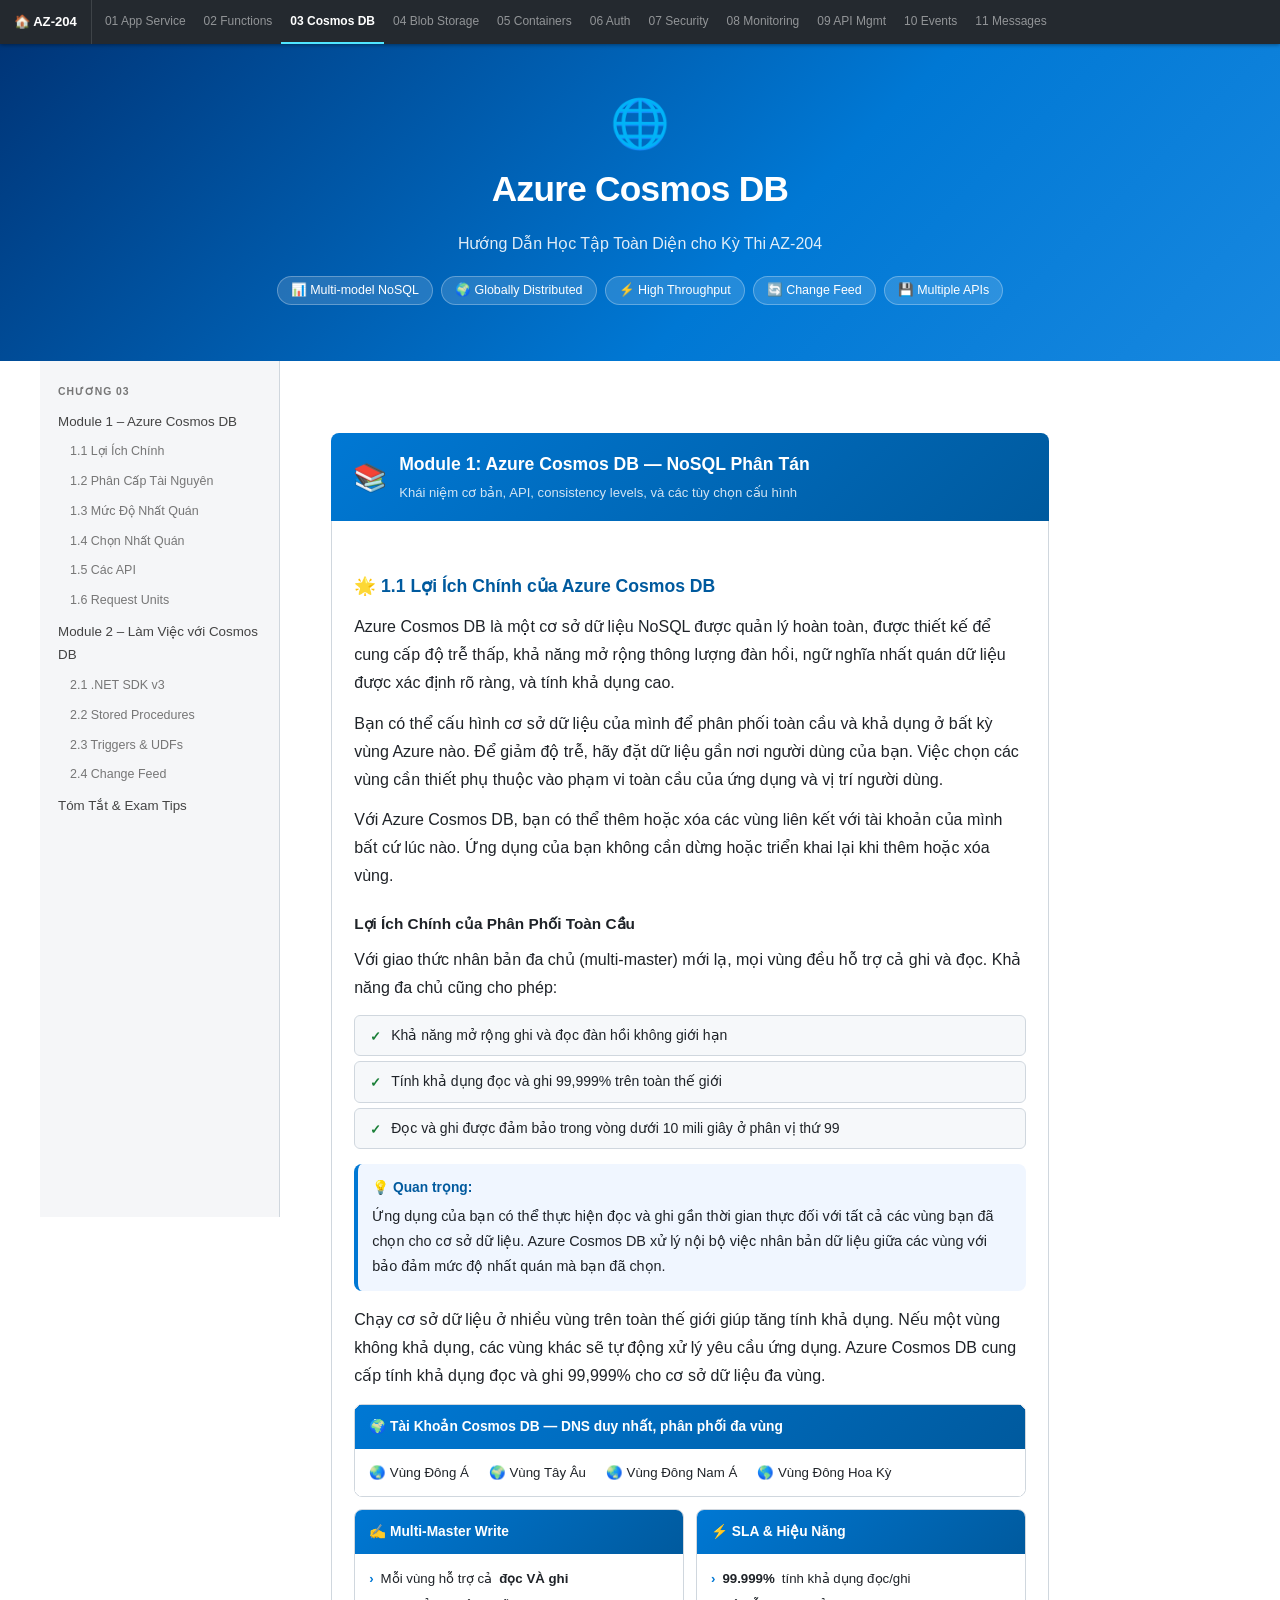
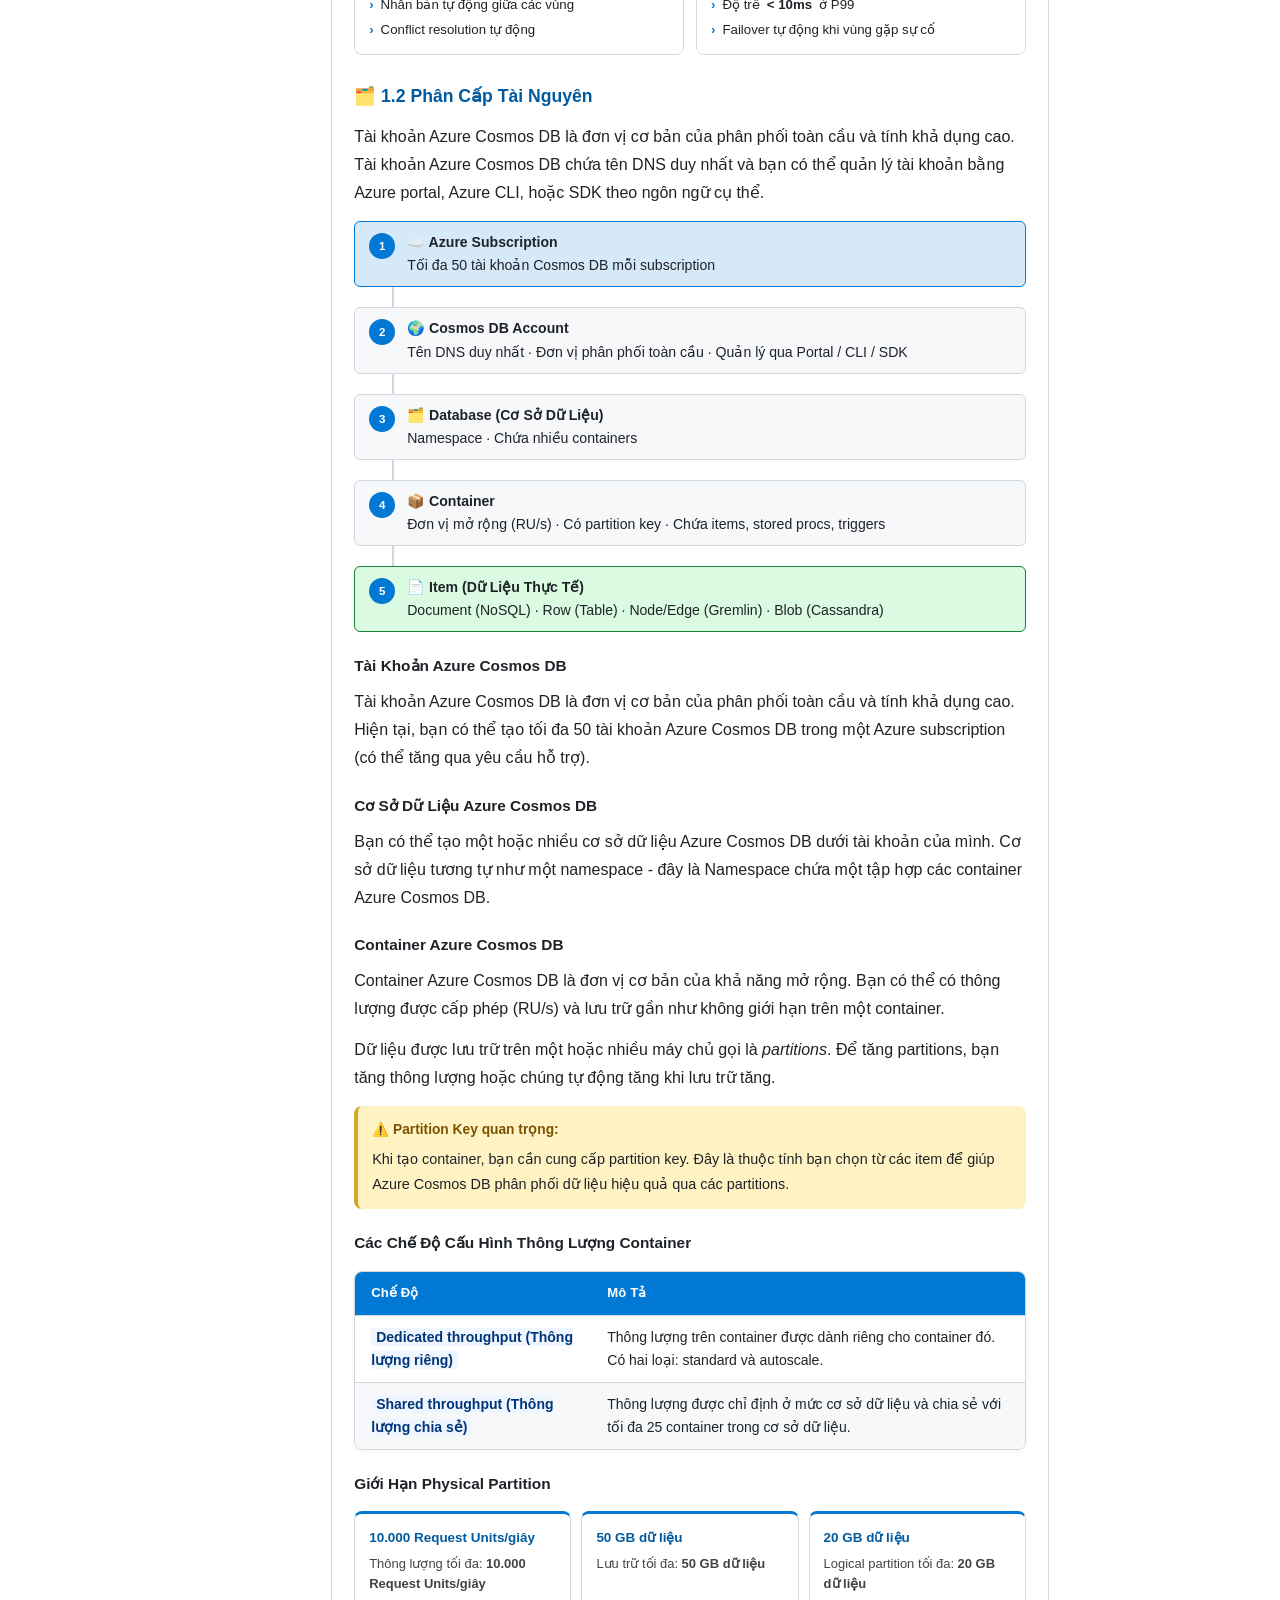
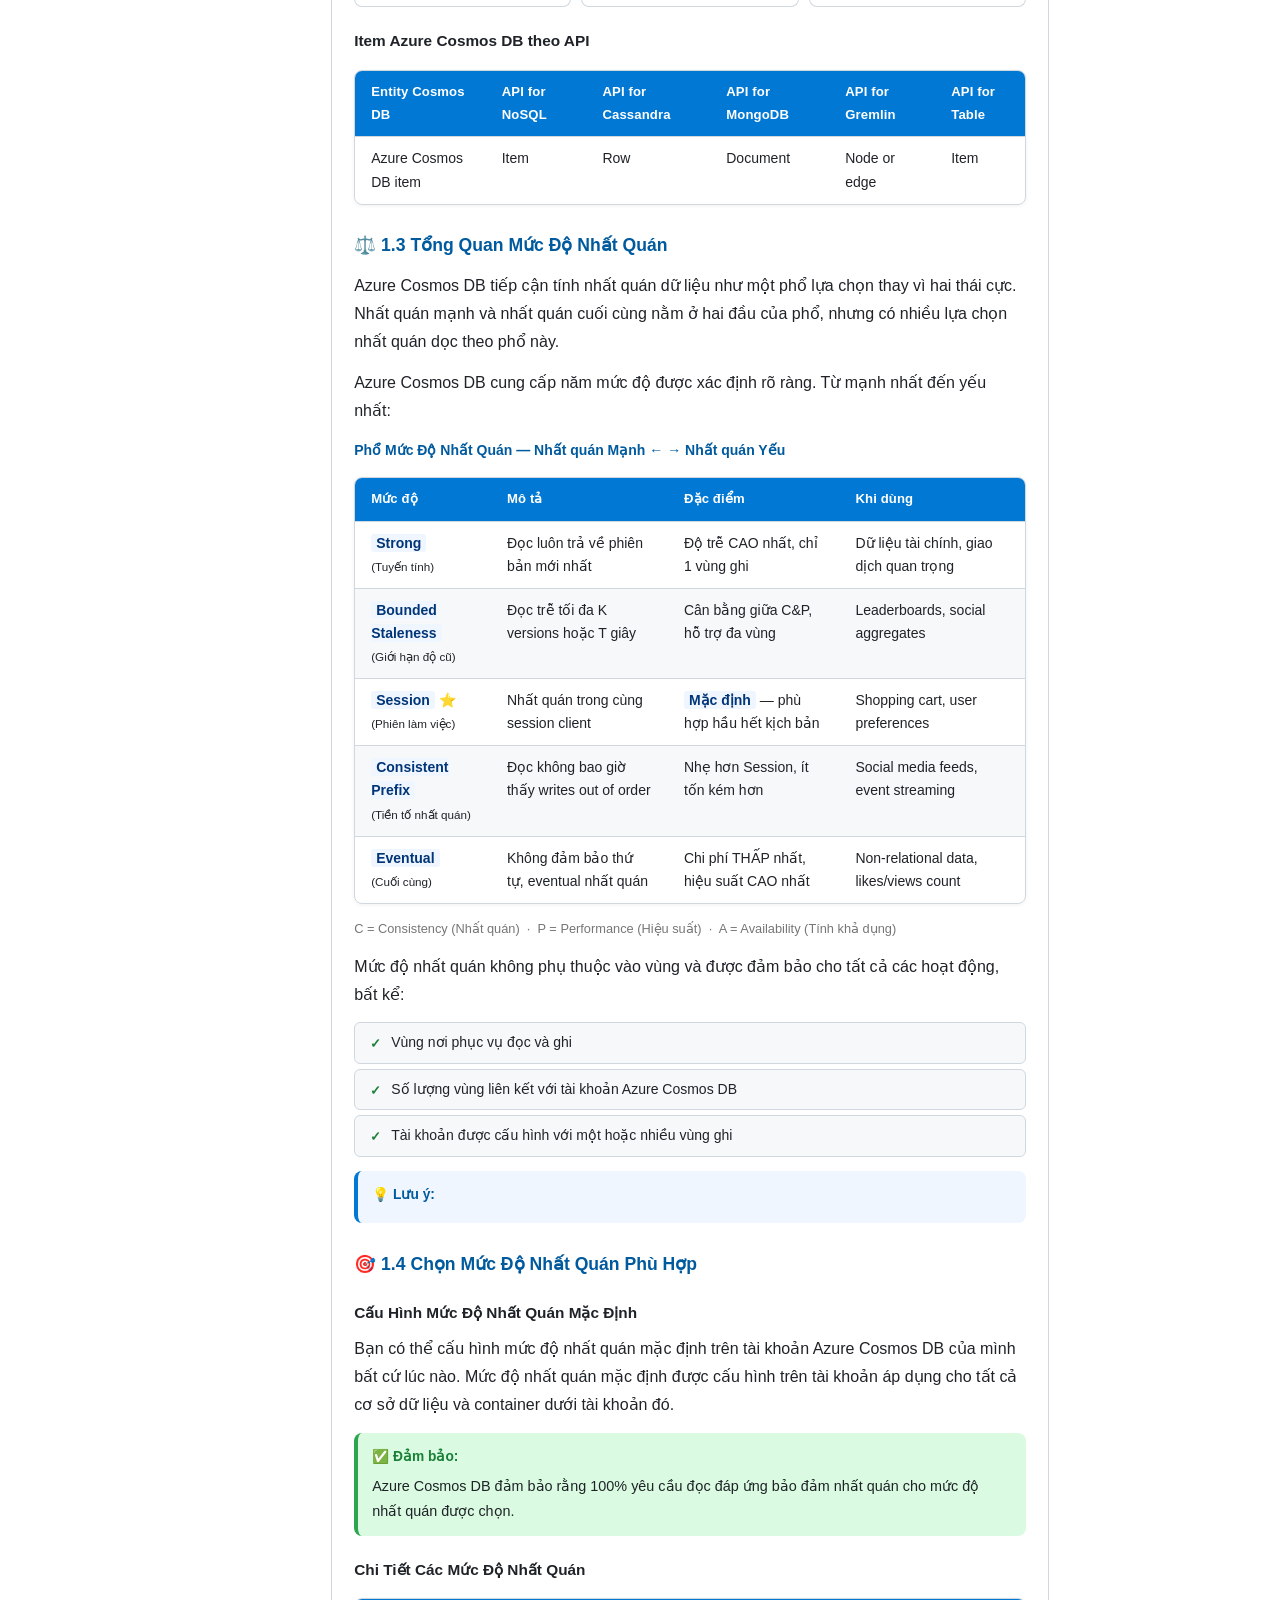
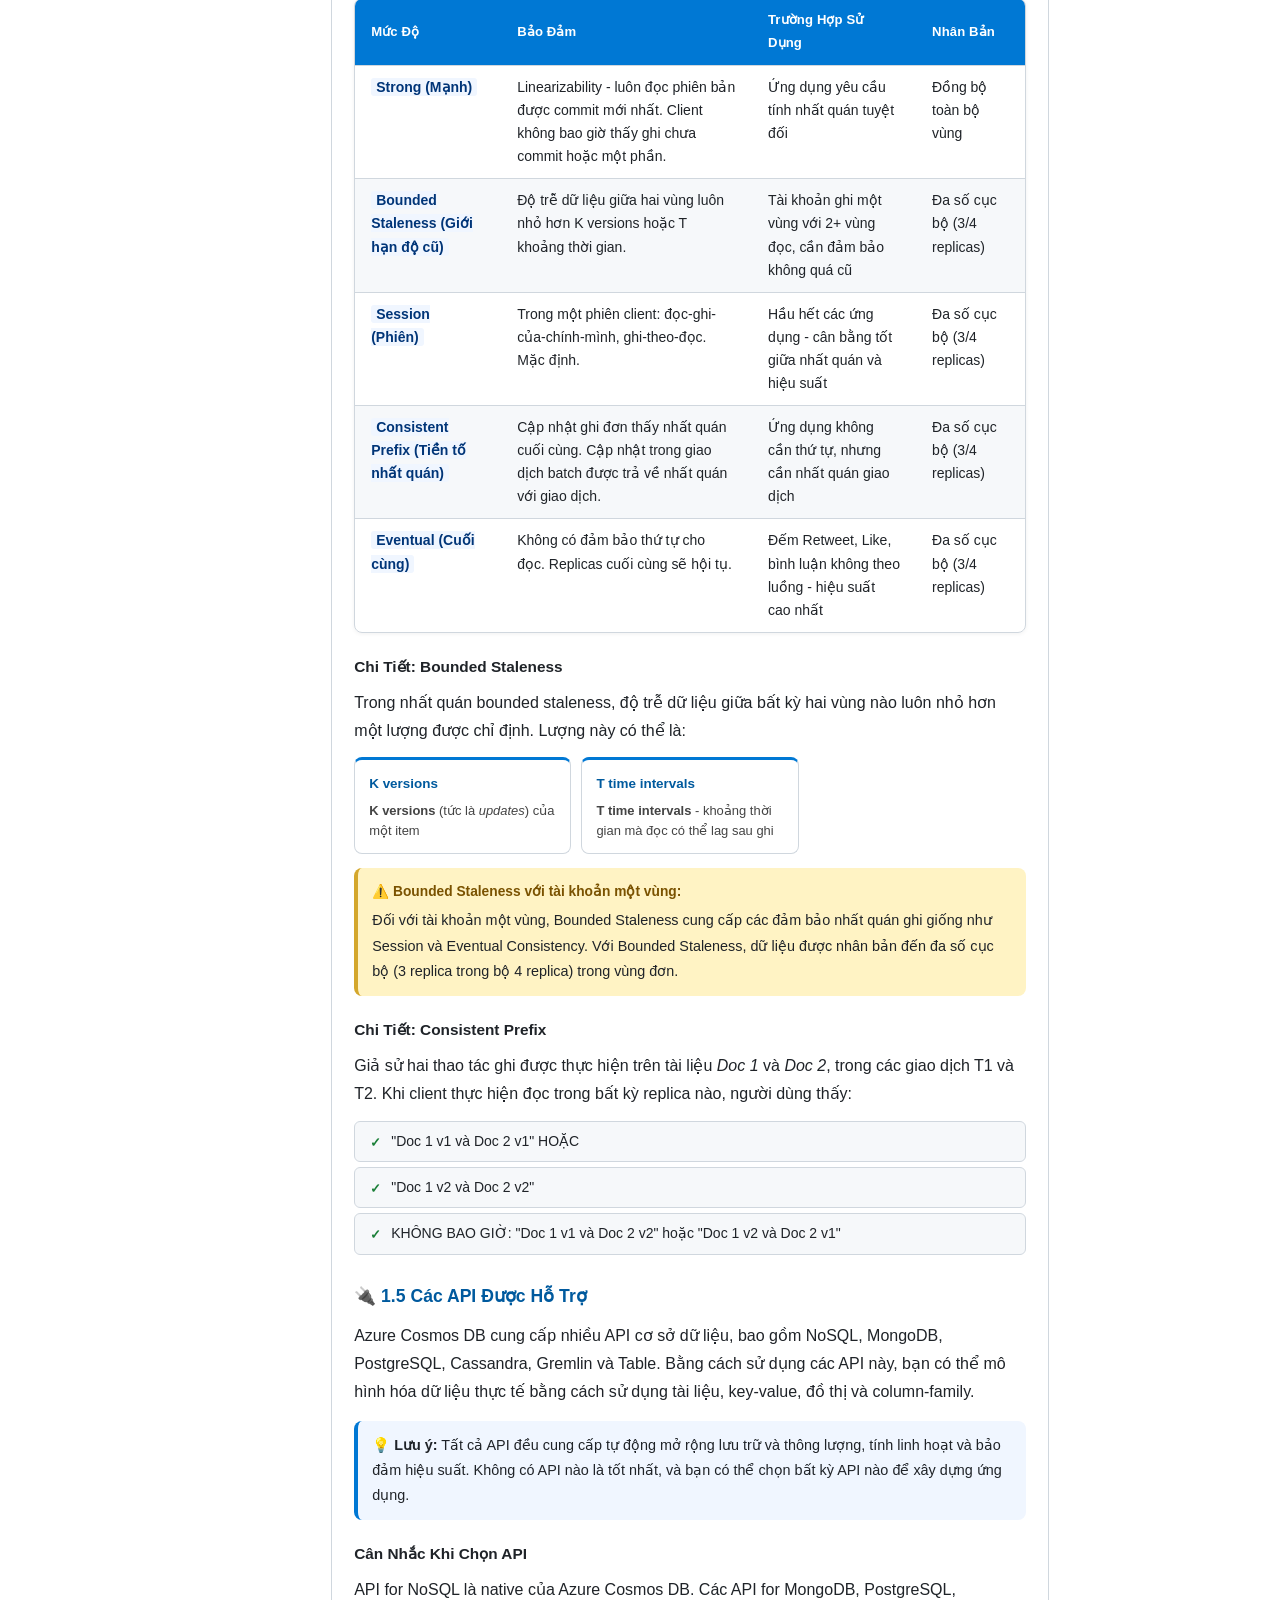
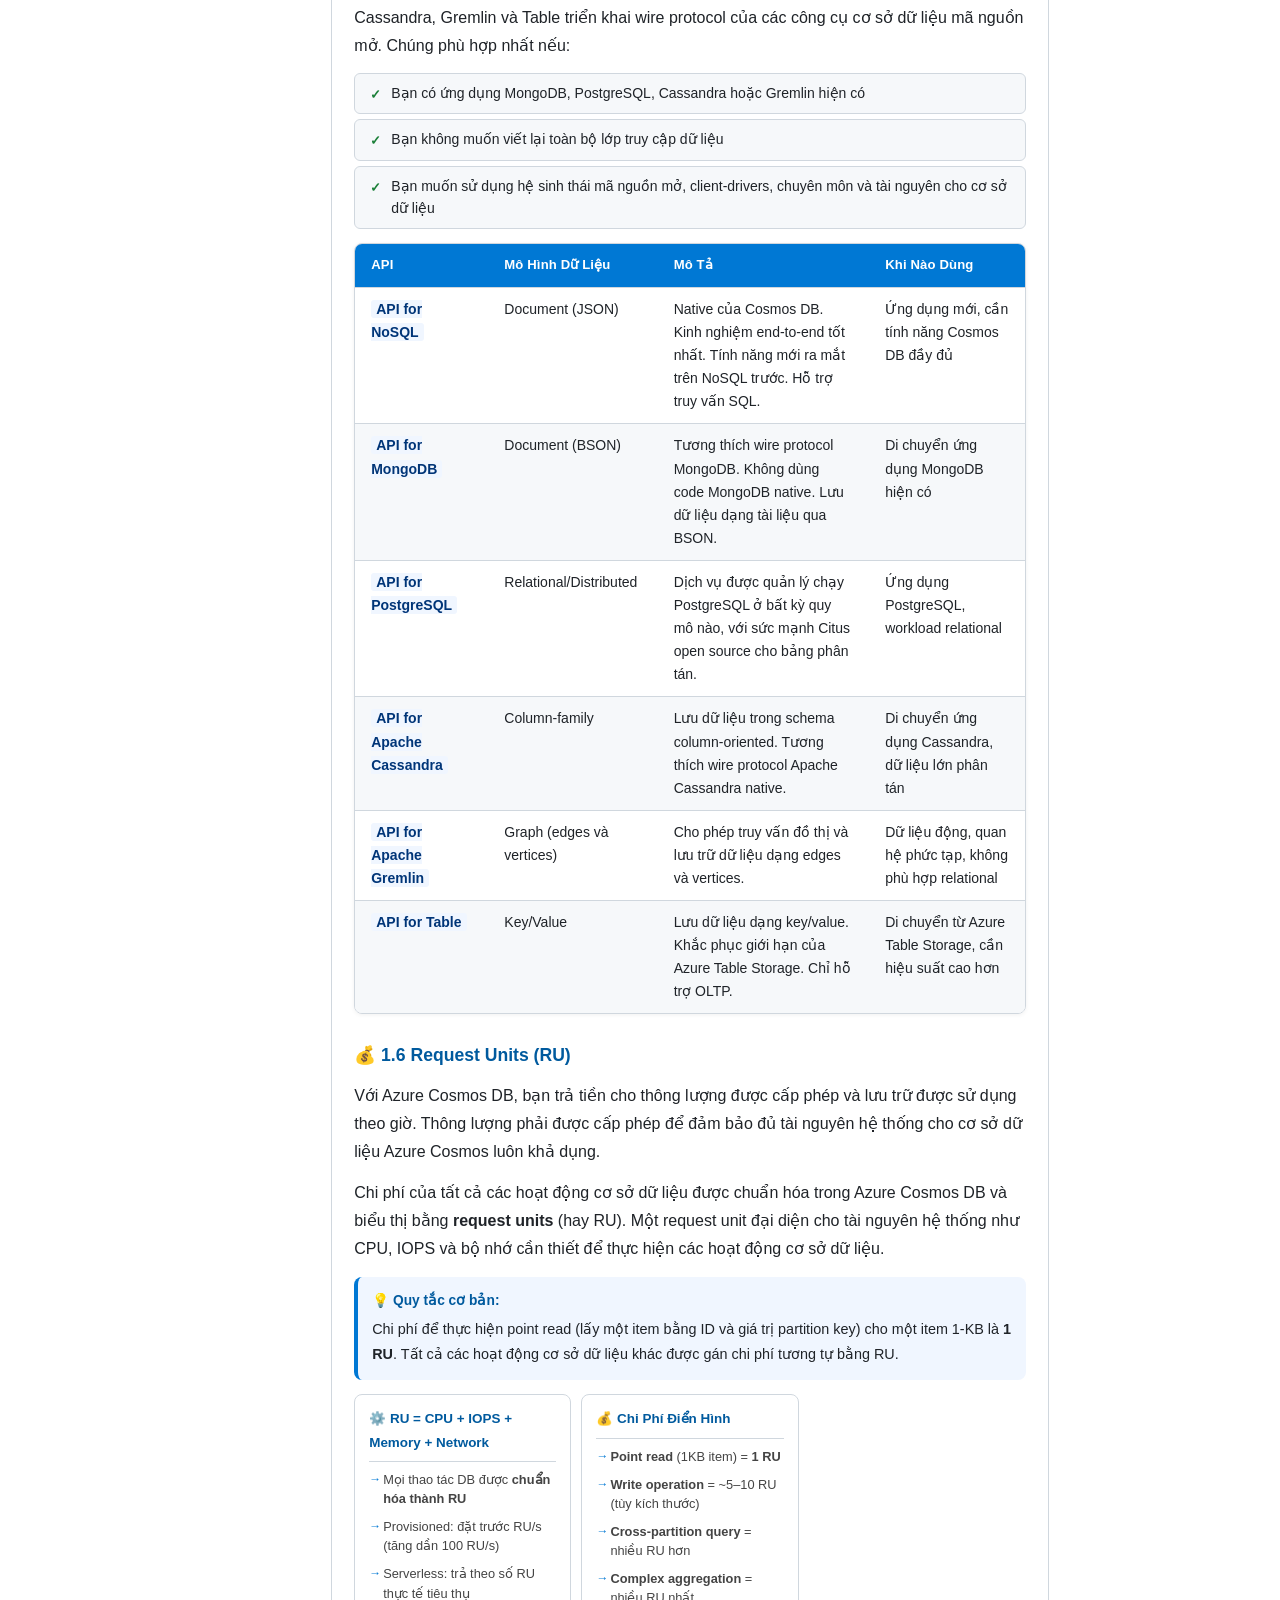
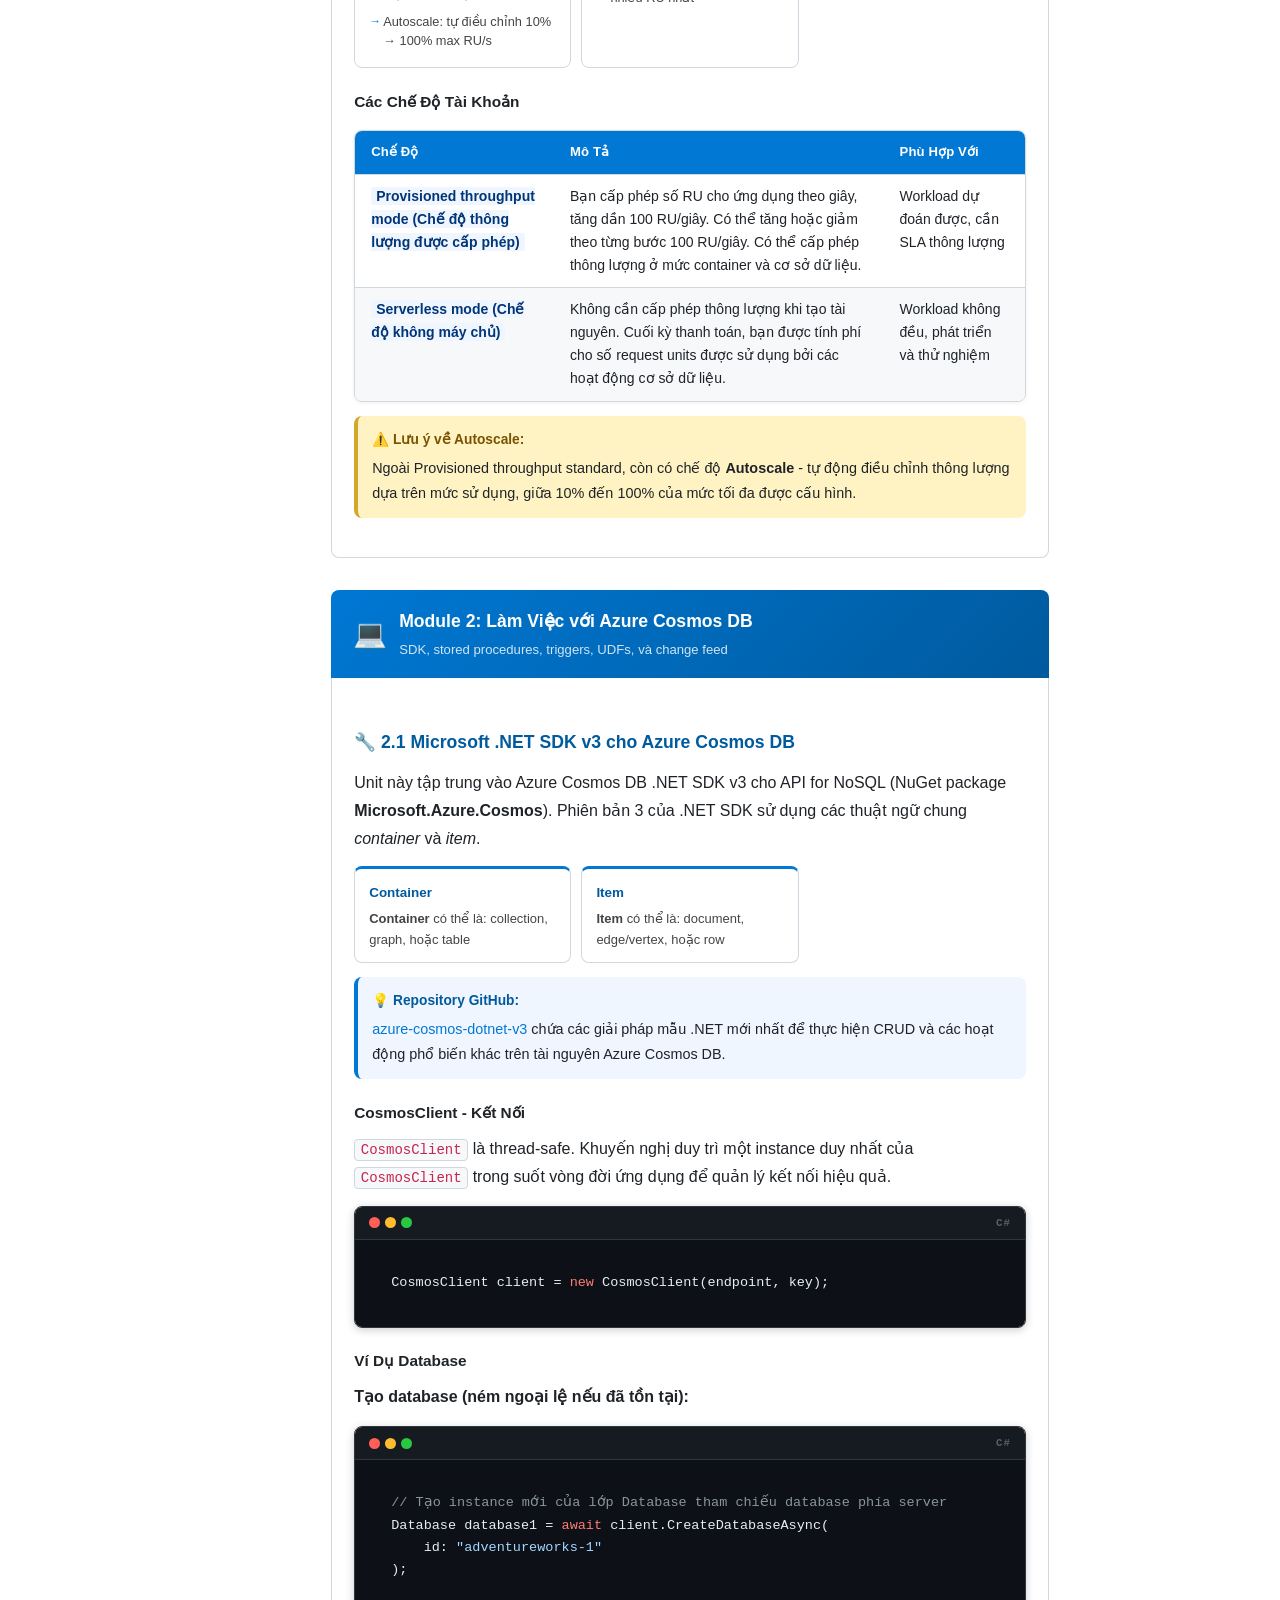
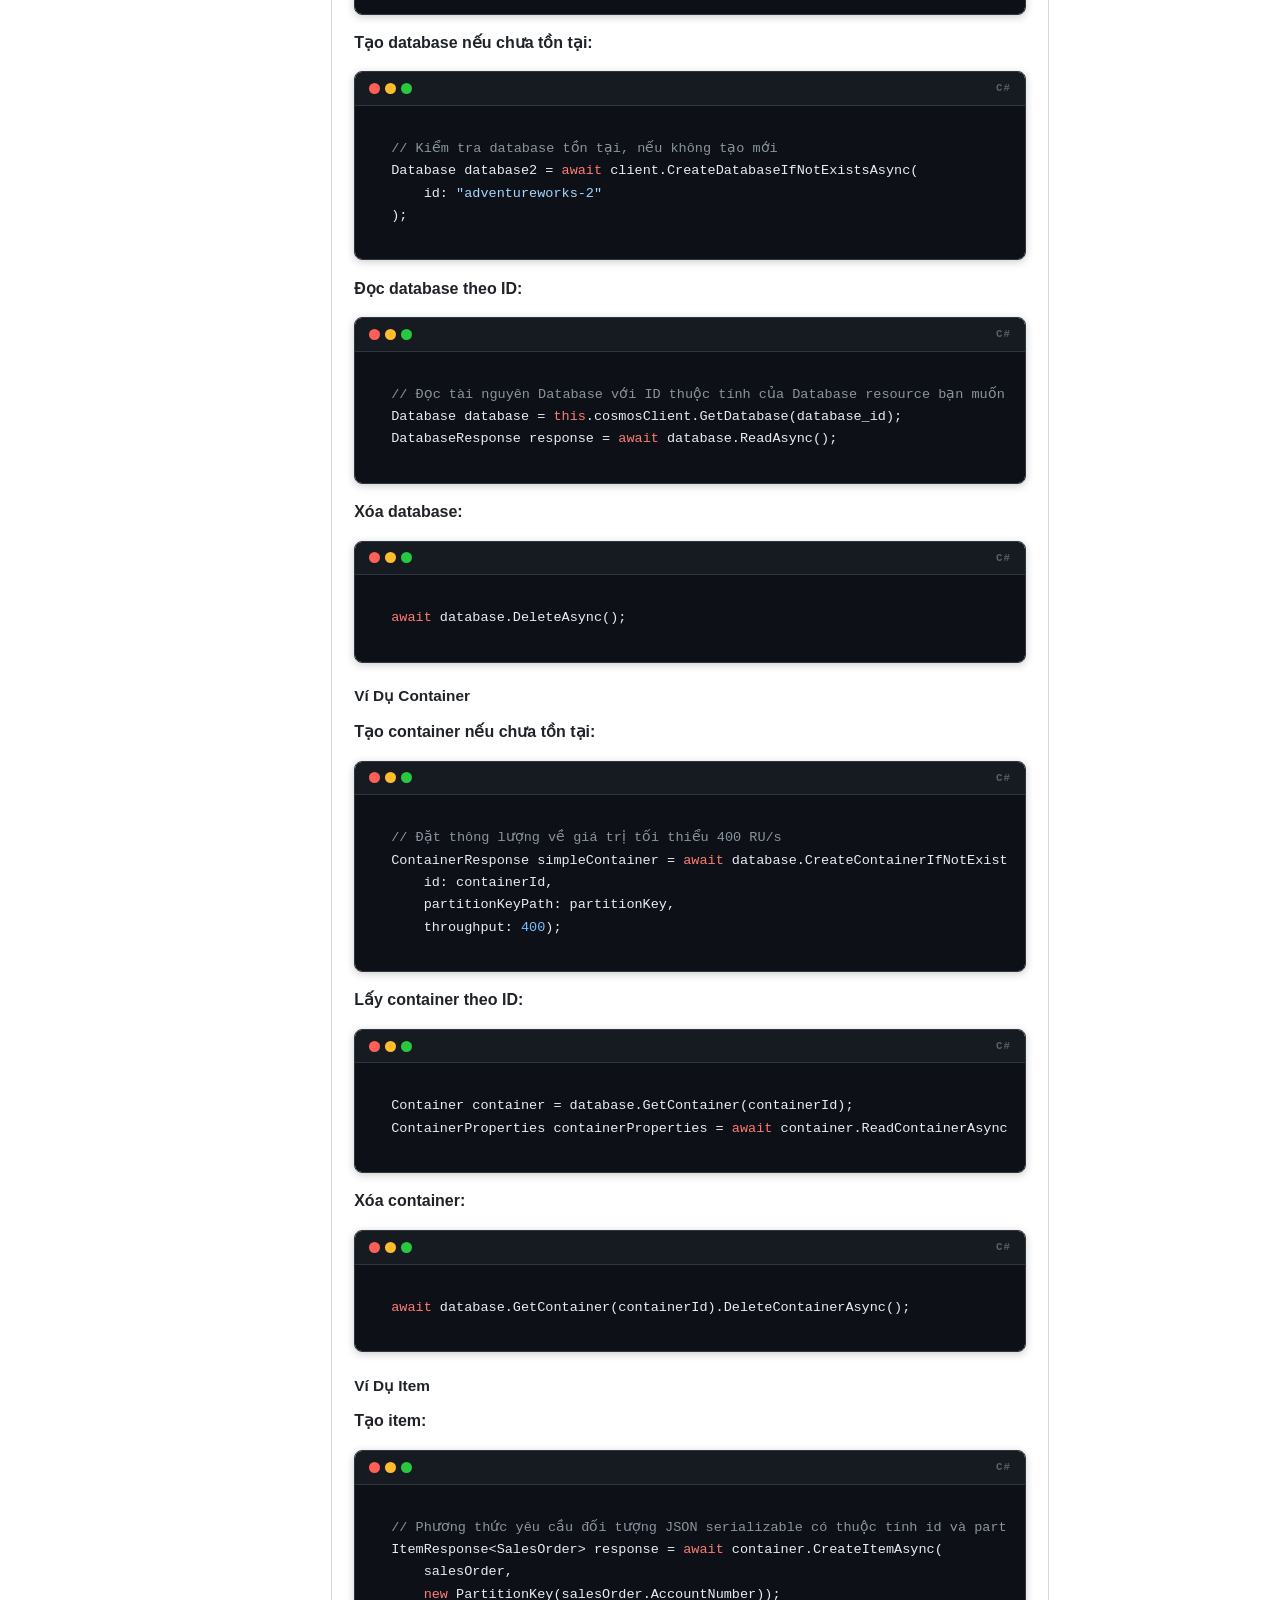
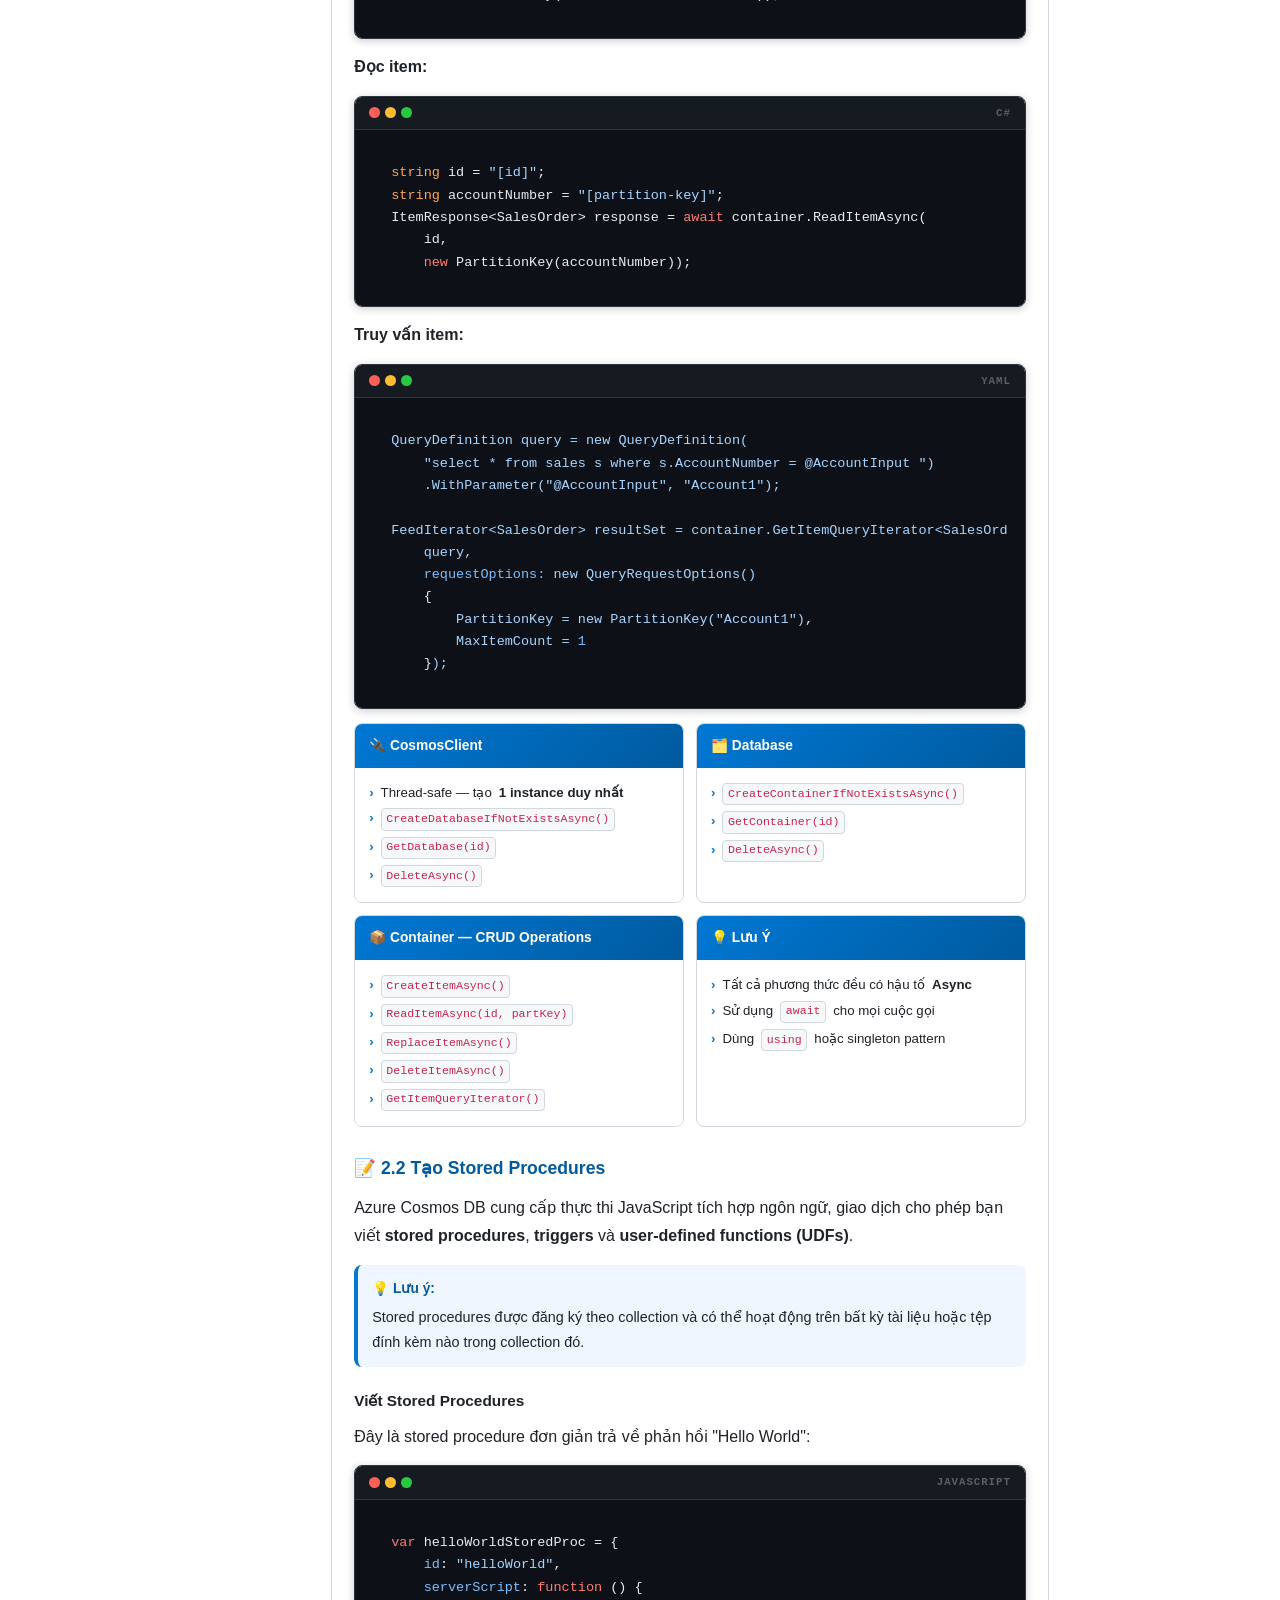
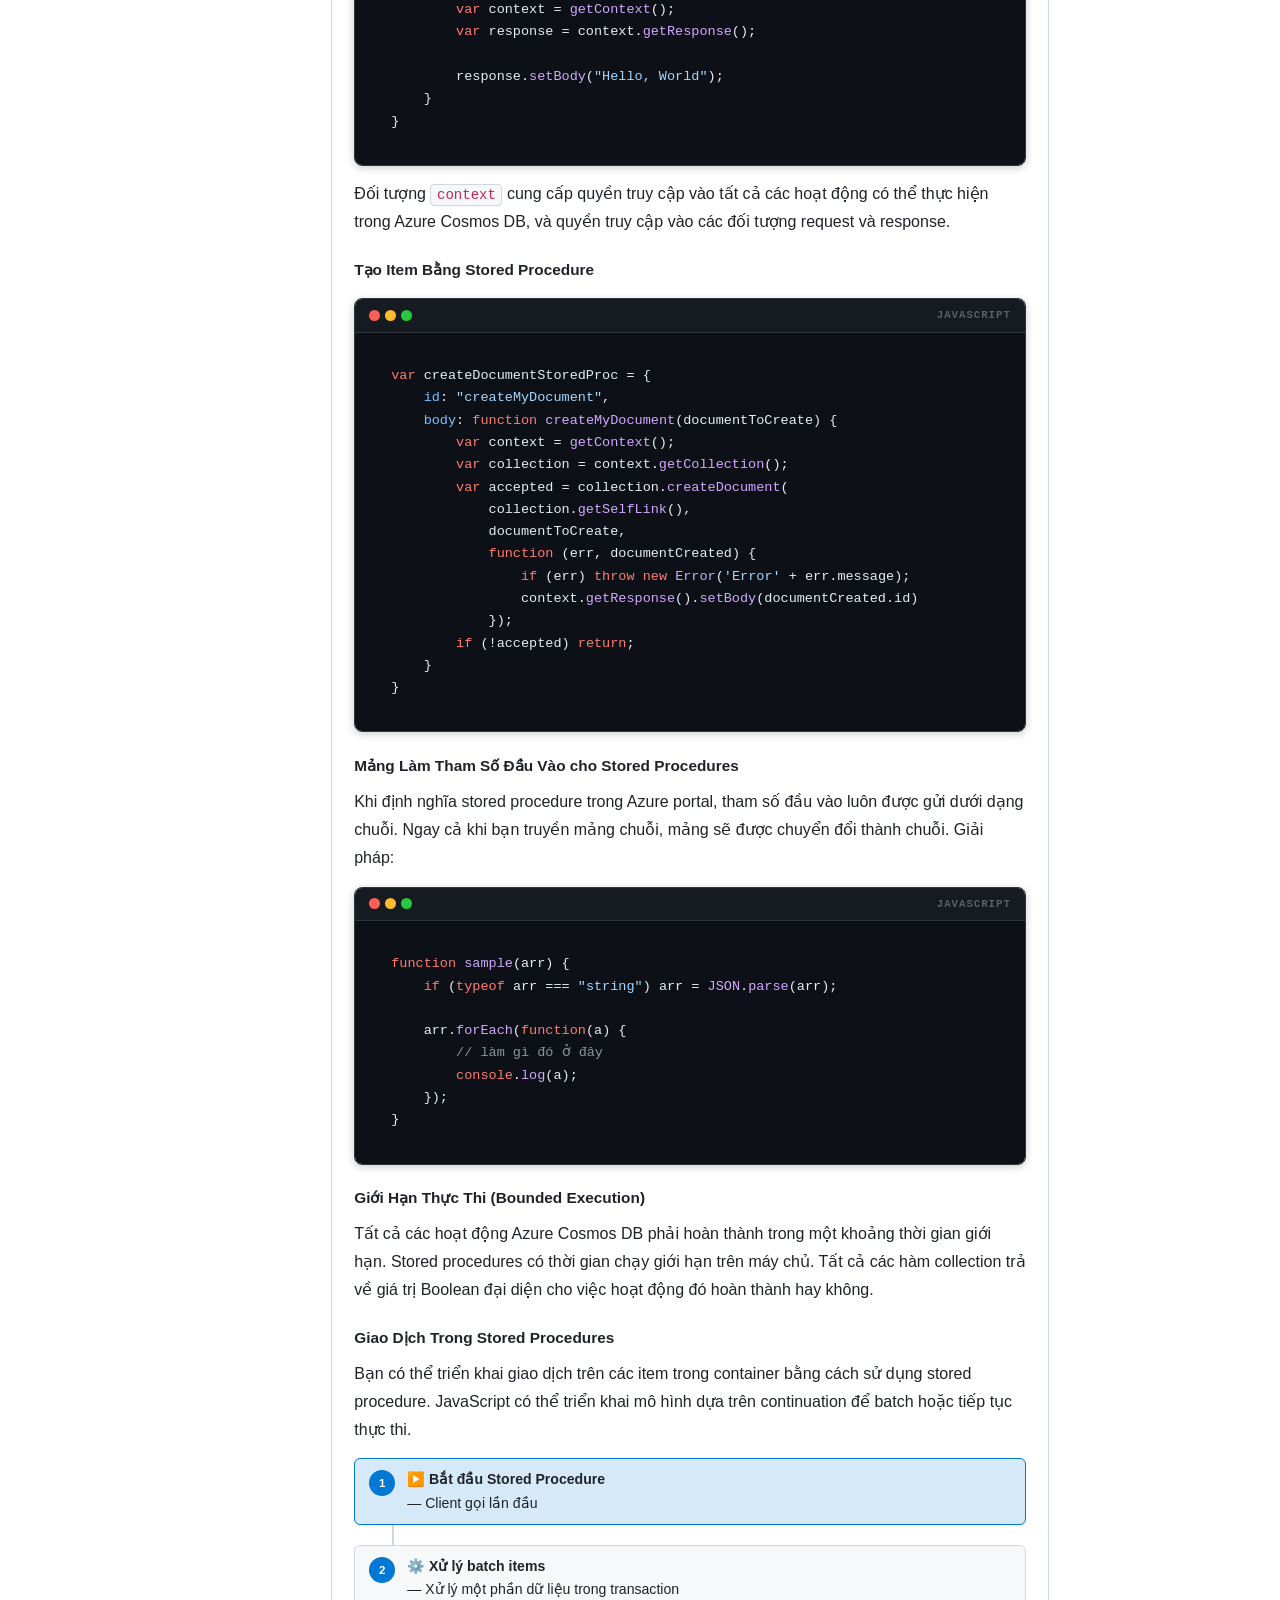
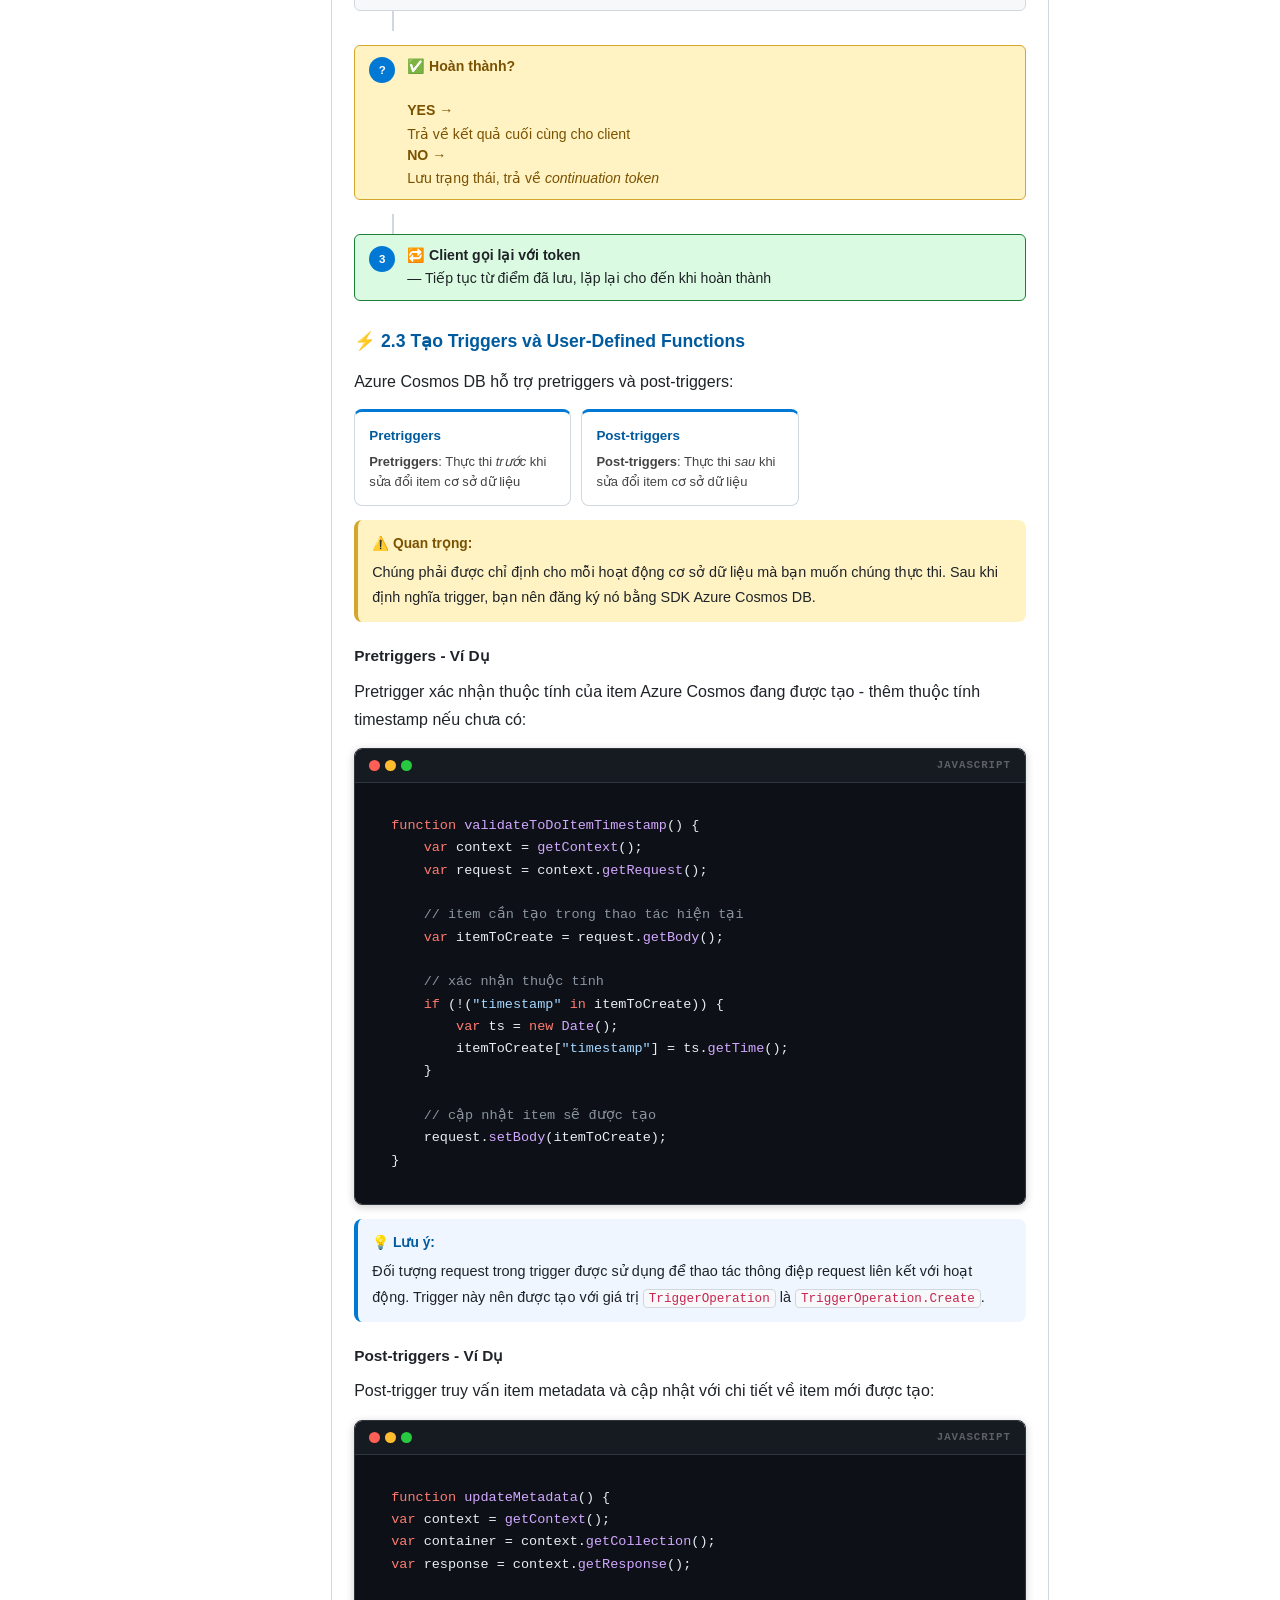
<file: az-204/03-cosmos-db.html>
﻿<!doctype html>
<html lang="vi">
  <head>
    <meta charset="UTF-8" />
    <meta name="viewport" content="width=device-width, initial-scale=1.0" />
    <title>🌐 Azure Cosmos DB - Hướng Dẫn AZ-204</title>
    <link rel="stylesheet" href="common.css" />
    <link rel="stylesheet" href="code-diagram.css" />
    <style>
      /* ── Chapter 03: Cosmos DB ── */
    </style>
  </head>
  <body>
    <nav id="cnav">
      <a href="index.html" class="cnav-home">🏠 AZ-204</a>
      <div id="cnav-links">
        <a href="01-azure-app-service.html">01 App Service</a>
        <a href="02-azure-functions.html">02 Functions</a>
        <a href="03-cosmos-db.html" class="on">03 Cosmos DB</a>
        <a href="04-blob-storage.html">04 Blob Storage</a>
        <a href="05-containerized-solutions.html">05 Containers</a>
        <a href="06-authentication.html">06 Auth</a>
        <a href="07-security.html">07 Security</a>
        <a href="08-monitoring.html">08 Monitoring</a>
        <a href="09-api-management.html">09 API Mgmt</a>
        <a href="10-event-based.html">10 Events</a>
        <a href="11-message-based.html">11 Messages</a>
      </div>
      <button id="toc-btn" onclick="toggleToc()">☰ Mục lục</button>
    </nav>
    <div id="toc-bd" onclick="closeToc()"></div>

    <div class="hero">
      <div class="hero-ico">🌐</div>
      <h1>Azure Cosmos DB</h1>
      <p>Hướng Dẫn Học Tập Toàn Diện cho Kỳ Thi AZ-204</p>
      <div class="hero-tags">
        <span class="hero-tag">📊 Multi-model NoSQL</span>
        <span class="hero-tag">🌍 Globally Distributed</span>
        <span class="hero-tag">⚡ High Throughput</span>
        <span class="hero-tag">🔄 Change Feed</span>
        <span class="hero-tag">💾 Multiple APIs</span>
      </div>
    </div>

    <div class="wrap">
      <nav id="toc">
        <div class="toc-lbl">Chương 03</div>
        <a href="#m1">Module 1 – Azure Cosmos DB</a>
        <a href="#s11" class="sub">1.1 Lợi Ích Chính</a>
        <a href="#s12" class="sub">1.2 Phân Cấp Tài Nguyên</a>
        <a href="#s13" class="sub">1.3 Mức Độ Nhất Quán</a>
        <a href="#s14" class="sub">1.4 Chọn Nhất Quán</a>
        <a href="#s15" class="sub">1.5 Các API</a>
        <a href="#s16" class="sub">1.6 Request Units</a>
        <a href="#m2">Module 2 – Làm Việc với Cosmos DB</a>
        <a href="#s21" class="sub">2.1 .NET SDK v3</a>
        <a href="#s22" class="sub">2.2 Stored Procedures</a>
        <a href="#s23" class="sub">2.3 Triggers &amp; UDFs</a>
        <a href="#s24" class="sub">2.4 Change Feed</a>
        <a href="#summary">Tóm Tắt &amp; Exam Tips</a>
      </nav>

      <main class="content">
        <!-- ▐▐▐▐▐▐▐▐▐▐▐▐▐▐▐▐▐▐▐▐▐▐▐▐▐▐▐▐▐▐▐▐▐▐▐▐
     MODULE 1
▐▐▐▐▐▐▐▐▐▐▐▐▐▐▐▐▐▐▐▐▐▐▐▐▐▐▐▐▐▐▐▐▐▐▐▐ -->
        <div id="m1">
          <div class="mhd">
            <div class="mhd-ico">📚</div>
            <div>
              <h2>Module 1: Azure Cosmos DB — NoSQL Phân Tán</h2>
              <div class="mhd-sub">
                Khái niệm cơ bản, API, consistency levels, và các tùy chọn cấu
                hình
              </div>
            </div>
          </div>
          <div class="msec">
            <!-- SECTION 1: Benefits -->
            <section id="s11">
              <h3>🌟 1.1 Lợi Ích Chính của Azure Cosmos DB</h3>

              <p>
                Azure Cosmos DB là một cơ sở dữ liệu NoSQL được quản lý hoàn
                toàn, được thiết kế để cung cấp độ trễ thấp, khả năng mở rộng
                thông lượng đàn hồi, ngữ nghĩa nhất quán dữ liệu được xác định
                rõ ràng, và tính khả dụng cao.
              </p>

              <p>
                Bạn có thể cấu hình cơ sở dữ liệu của mình để phân phối toàn cầu
                và khả dụng ở bất kỳ vùng Azure nào. Để giảm độ trễ, hãy đặt dữ
                liệu gần nơi người dùng của bạn. Việc chọn các vùng cần thiết
                phụ thuộc vào phạm vi toàn cầu của ứng dụng và vị trí người
                dùng.
              </p>

              <p>
                Với Azure Cosmos DB, bạn có thể thêm hoặc xóa các vùng liên kết
                với tài khoản của mình bất cứ lúc nào. Ứng dụng của bạn không
                cần dừng hoặc triển khai lại khi thêm hoặc xóa vùng.
              </p>

              <h4>Lợi Ích Chính của Phân Phối Toàn Cầu</h4>
              <p>
                Với giao thức nhân bản đa chủ (multi-master) mới lạ, mọi vùng
                đều hỗ trợ cả ghi và đọc. Khả năng đa chủ cũng cho phép:
              </p>
              <ul>
                <li>Khả năng mở rộng ghi và đọc đàn hồi không giới hạn</li>
                <li>Tính khả dụng đọc và ghi 99,999% trên toàn thế giới</li>
                <li>
                  Đọc và ghi được đảm bảo trong vòng dưới 10 mili giây ở phân vị
                  thứ 99
                </li>
              </ul>

              <div class="note info">
                <div class="nt">💡 Quan trọng:</div>
                Ứng dụng của bạn có thể thực hiện đọc và ghi gần thời gian thực
                đối với tất cả các vùng bạn đã chọn cho cơ sở dữ liệu. Azure
                Cosmos DB xử lý nội bộ việc nhân bản dữ liệu giữa các vùng với
                bảo đảm mức độ nhất quán mà bạn đã chọn.
              </div>

              <p>
                Chạy cơ sở dữ liệu ở nhiều vùng trên toàn thế giới giúp tăng
                tính khả dụng. Nếu một vùng không khả dụng, các vùng khác sẽ tự
                động xử lý yêu cầu ứng dụng. Azure Cosmos DB cung cấp tính khả
                dụng đọc và ghi 99,999% cho cơ sở dữ liệu đa vùng.
              </p>

              <div class="arch-grid">
                <div class="arch-card" style="grid-column:1/-1">
                  <div class="arch-card-hd">🌍 Tài Khoản Cosmos DB — DNS duy nhất, phân phối đa vùng</div>
                  <div class="arch-card-body" style="display:flex;gap:20px;flex-wrap:wrap">
                    <div>🌏 Vùng Đông Á</div>
                    <div>🌍 Vùng Tây Âu</div>
                    <div>🌏 Vùng Đông Nam Á</div>
                    <div>🌎 Vùng Đông Hoa Kỳ</div>
                  </div>
                </div>
                <div class="arch-card">
                  <div class="arch-card-hd">✍️ Multi-Master Write</div>
                  <div class="arch-card-body">
                    <div class="arch-item">Mỗi vùng hỗ trợ cả <strong>đọc VÀ ghi</strong></div>
                    <div class="arch-item">Nhân bản tự động giữa các vùng</div>
                    <div class="arch-item">Conflict resolution tự động</div>
                  </div>
                </div>
                <div class="arch-card">
                  <div class="arch-card-hd">⚡ SLA &amp; Hiệu Năng</div>
                  <div class="arch-card-body">
                    <div class="arch-item"><strong>99.999%</strong> tính khả dụng đọc/ghi</div>
                    <div class="arch-item">Độ trễ <strong>&lt; 10ms</strong> ở P99</div>
                    <div class="arch-item">Failover tự động khi vùng gặp sự cố</div>
                  </div>
                </div>
              </div>
            </section>

            <!-- SECTION 2: Resource Hierarchy -->
            <section id="s12">
              <h3>🗂️ 1.2 Phân Cấp Tài Nguyên</h3>

              <p>
                Tài khoản Azure Cosmos DB là đơn vị cơ bản của phân phối toàn
                cầu và tính khả dụng cao. Tài khoản Azure Cosmos DB chứa tên DNS
                duy nhất và bạn có thể quản lý tài khoản bằng Azure portal,
                Azure CLI, hoặc SDK theo ngôn ngữ cụ thể.
              </p>

              <div class="flow-v">
                <div class="flow-step start">
                  <div class="flow-num">1</div>
                  <div class="flow-body">
                    <strong>☁️ Azure Subscription</strong>
                    Tối đa 50 tài khoản Cosmos DB mỗi subscription
                  </div>
                </div>
                <div class="flow-connector"></div>
                <div class="flow-step">
                  <div class="flow-num">2</div>
                  <div class="flow-body">
                    <strong>🌍 Cosmos DB Account</strong>
                    Tên DNS duy nhất · Đơn vị phân phối toàn cầu · Quản lý qua Portal / CLI / SDK
                  </div>
                </div>
                <div class="flow-connector"></div>
                <div class="flow-step">
                  <div class="flow-num">3</div>
                  <div class="flow-body">
                    <strong>🗂️ Database (Cơ Sở Dữ Liệu)</strong>
                    Namespace · Chứa nhiều containers
                  </div>
                </div>
                <div class="flow-connector"></div>
                <div class="flow-step">
                  <div class="flow-num">4</div>
                  <div class="flow-body">
                    <strong>📦 Container</strong>
                    Đơn vị mở rộng (RU/s) · Có partition key · Chứa items, stored procs, triggers
                  </div>
                </div>
                <div class="flow-connector"></div>
                <div class="flow-step end">
                  <div class="flow-num">5</div>
                  <div class="flow-body">
                    <strong>📄 Item (Dữ Liệu Thực Tế)</strong>
                    Document (NoSQL) · Row (Table) · Node/Edge (Gremlin) · Blob (Cassandra)
                  </div>
                </div>
              </div>

              <h4>Tài Khoản Azure Cosmos DB</h4>
              <p>
                Tài khoản Azure Cosmos DB là đơn vị cơ bản của phân phối toàn
                cầu và tính khả dụng cao. Hiện tại, bạn có thể tạo tối đa 50 tài
                khoản Azure Cosmos DB trong một Azure subscription (có thể tăng
                qua yêu cầu hỗ trợ).
              </p>

              <h4>Cơ Sở Dữ Liệu Azure Cosmos DB</h4>
              <p>
                Bạn có thể tạo một hoặc nhiều cơ sở dữ liệu Azure Cosmos DB dưới
                tài khoản của mình. Cơ sở dữ liệu tương tự như một namespace -
                đây là Namespace chứa một tập hợp các container Azure Cosmos
                DB.
              </p>

              <h4>Container Azure Cosmos DB</h4>
              <p>
                Container Azure Cosmos DB là đơn vị cơ bản của khả năng mở rộng.
                Bạn có thể có thông lượng được cấp phép (RU/s) và lưu trữ gần
                như không giới hạn trên một container.
              </p>

              <p>
                Dữ liệu được lưu trữ trên một hoặc nhiều máy chủ gọi là
                <em>partitions</em>. Để tăng partitions, bạn tăng thông lượng
                hoặc chúng tự động tăng khi lưu trữ tăng.
              </p>

              <div class="note warn">
                <div class="nt">⚠️ Partition Key quan trọng:</div>
                Khi tạo container, bạn cần cung cấp partition key. Đây là thuộc
                tính bạn chọn từ các item để giúp Azure Cosmos DB phân phối dữ
                liệu hiệu quả qua các partitions.
              </div>

              <h4>Các Chế Độ Cấu Hình Thông Lượng Container</h4>
              <table>
  <thead><tr>
                  <th>Chế Độ</th>
                  <th>Mô Tả</th>
                </tr>
  </thead>
  <tbody><tr>
                  <td>
                    <strong>Dedicated throughput (Thông lượng riêng)</strong>
                  </td>
                  <td>
                    Thông lượng trên container được dành riêng cho container đó.
                    Có hai loại: standard và autoscale.
                  </td>
                </tr><tr>
                  <td>
                    <strong>Shared throughput (Thông lượng chia sẻ)</strong>
                  </td>
                  <td>
                    Thông lượng được chỉ định ở mức cơ sở dữ liệu và chia sẻ với
                    tối đa 25 container trong cơ sở dữ liệu.
                  </td>
                </tr>
              
  </tbody>
</table>

              <h4>Giới Hạn Physical Partition</h4>
              <ul>
                <li>
                  Thông lượng tối đa: <strong>10.000 Request Units/giây</strong>
                </li>
                <li>Lưu trữ tối đa: <strong>50 GB dữ liệu</strong></li>
                <li>
                  Logical partition tối đa: <strong>20 GB dữ liệu</strong>
                </li>
              </ul>

              <h4>Item Azure Cosmos DB theo API</h4>
              <table>
  <thead><tr>
                  <th>Entity Cosmos DB</th>
                  <th>API for NoSQL</th>
                  <th>API for Cassandra</th>
                  <th>API for MongoDB</th>
                  <th>API for Gremlin</th>
                  <th>API for Table</th>
                </tr>
  </thead>
  <tbody><tr>
                  <td>Azure Cosmos DB item</td>
                  <td>Item</td>
                  <td>Row</td>
                  <td>Document</td>
                  <td>Node or edge</td>
                  <td>Item</td>
                </tr>
              
  </tbody>
</table>
            </section>

            <!-- SECTION 3: Consistency Levels -->
            <section id="s13">
              <h3>⚖️ 1.3 Tổng Quan Mức Độ Nhất Quán</h3>

              <p>
                Azure Cosmos DB tiếp cận tính nhất quán dữ liệu như một phổ lựa
                chọn thay vì hai thái cực. Nhất quán mạnh và nhất quán cuối cùng
                nằm ở hai đầu của phổ, nhưng có nhiều lựa chọn nhất quán dọc
                theo phổ này.
              </p>

              <p>
                Azure Cosmos DB cung cấp năm mức độ được xác định rõ ràng. Từ
                mạnh nhất đến yếu nhất:
              </p>

              <h5 style="font-size:.875rem;color:var(--blue-6);margin-bottom:.5rem">Phổ Mức Độ Nhất Quán — Nhất quán Mạnh ← → Nhất quán Yếu</h5>
              <table>
                <thead>
                  <tr>
                    <th>Mức độ</th>
                    <th>Mô tả</th>
                    <th>Đặc điểm</th>
                    <th>Khi dùng</th>
                  </tr>
                </thead>
                <tbody>
                  <tr>
                    <td><strong>Strong</strong><br><small>(Tuyến tính)</small></td>
                    <td>Đọc luôn trả về phiên bản mới nhất</td>
                    <td>Độ trễ CAO nhất, chỉ 1 vùng ghi</td>
                    <td>Dữ liệu tài chính, giao dịch quan trọng</td>
                  </tr>
                  <tr>
                    <td><strong>Bounded Staleness</strong><br><small>(Giới hạn độ cũ)</small></td>
                    <td>Đọc trễ tối đa K versions hoặc T giây</td>
                    <td>Cân bằng giữa C&amp;P, hỗ trợ đa vùng</td>
                    <td>Leaderboards, social aggregates</td>
                  </tr>
                  <tr>
                    <td><strong>Session</strong> ⭐<br><small>(Phiên làm việc)</small></td>
                    <td>Nhất quán trong cùng session client</td>
                    <td><strong>Mặc định</strong> — phù hợp hầu hết kịch bản</td>
                    <td>Shopping cart, user preferences</td>
                  </tr>
                  <tr>
                    <td><strong>Consistent Prefix</strong><br><small>(Tiền tố nhất quán)</small></td>
                    <td>Đọc không bao giờ thấy writes out of order</td>
                    <td>Nhẹ hơn Session, ít tốn kém hơn</td>
                    <td>Social media feeds, event streaming</td>
                  </tr>
                  <tr>
                    <td><strong>Eventual</strong><br><small>(Cuối cùng)</small></td>
                    <td>Không đảm bảo thứ tự, eventual nhất quán</td>
                    <td>Chi phí THẤP nhất, hiệu suất CAO nhất</td>
                    <td>Non-relational data, likes/views count</td>
                  </tr>
                </tbody>
              </table>
              <p style="font-size:.8rem;color:var(--muted);margin-top:.4rem">C = Consistency (Nhất quán) &nbsp;·&nbsp; P = Performance (Hiệu suất) &nbsp;·&nbsp; A = Availability (Tính khả dụng)</p>

              <p>
                Mức độ nhất quán không phụ thuộc vào vùng và được đảm bảo cho
                tất cả các hoạt động, bất kể:
              </p>
              <ul>
                <li>Vùng nơi phục vụ đọc và ghi</li>
                <li>Số lượng vùng liên kết với tài khoản Azure Cosmos DB</li>
                <li>Tài khoản được cấu hình với một hoặc nhiều vùng ghi</li>
              </ul>

              <div class="note info">
                <div class="nt">💡 Lưu ý:</div>
              </div>
            </section>

            <!-- SECTION 4: Choosing Consistency Level -->
            <section id="s14">
              <h3>🎯 1.4 Chọn Mức Độ Nhất Quán Phù Hợp</h3>

              <h4>Cấu Hình Mức Độ Nhất Quán Mặc Định</h4>
              <p>
                Bạn có thể cấu hình mức độ nhất quán mặc định trên tài khoản
                Azure Cosmos DB của mình bất cứ lúc nào. Mức độ nhất quán mặc
                định được cấu hình trên tài khoản áp dụng cho tất cả cơ sở dữ
                liệu và container dưới tài khoản đó.
              </p>

              <div class="note ok">
                <div class="nt">✅ Đảm bảo:</div>
                Azure Cosmos DB đảm bảo rằng 100% yêu cầu đọc đáp ứng bảo đảm
                nhất quán cho mức độ nhất quán được chọn.
              </div>

              <h4>Chi Tiết Các Mức Độ Nhất Quán</h4>

              <table>
  <thead><tr>
                  <th>Mức Độ</th>
                  <th>Bảo Đảm</th>
                  <th>Trường Hợp Sử Dụng</th>
                  <th>Nhân Bản</th>
                </tr>
  </thead>
  <tbody><tr>
                  <td><strong>Strong (Mạnh)</strong></td>
                  <td>
                    Linearizability - luôn đọc phiên bản được commit mới nhất.
                    Client không bao giờ thấy ghi chưa commit hoặc một phần.
                  </td>
                  <td>Ứng dụng yêu cầu tính nhất quán tuyệt đối</td>
                  <td>Đồng bộ toàn bộ vùng</td>
                </tr><tr>
                  <td><strong>Bounded Staleness (Giới hạn độ cũ)</strong></td>
                  <td>
                    Độ trễ dữ liệu giữa hai vùng luôn nhỏ hơn K versions hoặc T
                    khoảng thời gian.
                  </td>
                  <td>
                    Tài khoản ghi một vùng với 2+ vùng đọc, cần đảm bảo không
                    quá cũ
                  </td>
                  <td>Đa số cục bộ (3/4 replicas)</td>
                </tr><tr>
                  <td><strong>Session (Phiên)</strong></td>
                  <td>
                    Trong một phiên client: đọc-ghi-của-chính-mình,
                    ghi-theo-đọc. Mặc định.
                  </td>
                  <td>
                    Hầu hết các ứng dụng - cân bằng tốt giữa nhất quán và hiệu
                    suất
                  </td>
                  <td>Đa số cục bộ (3/4 replicas)</td>
                </tr><tr>
                  <td>
                    <strong>Consistent Prefix (Tiền tố nhất quán)</strong>
                  </td>
                  <td>
                    Cập nhật ghi đơn thấy nhất quán cuối cùng. Cập nhật trong
                    giao dịch batch được trả về nhất quán với giao dịch.
                  </td>
                  <td>
                    Ứng dụng không cần thứ tự, nhưng cần nhất quán giao dịch
                  </td>
                  <td>Đa số cục bộ (3/4 replicas)</td>
                </tr><tr>
                  <td><strong>Eventual (Cuối cùng)</strong></td>
                  <td>
                    Không có đảm bảo thứ tự cho đọc. Replicas cuối cùng sẽ hội
                    tụ.
                  </td>
                  <td>
                    Đếm Retweet, Like, bình luận không theo luồng - hiệu suất
                    cao nhất
                  </td>
                  <td>Đa số cục bộ (3/4 replicas)</td>
                </tr>
              
  </tbody>
</table>

              <h4>Chi Tiết: Bounded Staleness</h4>
              <p>
                Trong nhất quán bounded staleness, độ trễ dữ liệu giữa bất kỳ
                hai vùng nào luôn nhỏ hơn một lượng được chỉ định. Lượng này có
                thể là:
              </p>
              <ul>
                <li>
                  <strong>K versions</strong> (tức là <em>updates</em>) của một
                  item
                </li>
                <li>
                  <strong>T time intervals</strong> - khoảng thời gian mà đọc có
                  thể lag sau ghi
                </li>
              </ul>

              <div class="note warn">
                <div class="nt">
                  ⚠️ Bounded Staleness với tài khoản một vùng:
                </div>
                Đối với tài khoản một vùng, Bounded Staleness cung cấp các đảm
                bảo nhất quán ghi giống như Session và Eventual Consistency. Với
                Bounded Staleness, dữ liệu được nhân bản đến đa số cục bộ (3
                replica trong bộ 4 replica) trong vùng đơn.
              </div>

              <h4>Chi Tiết: Consistent Prefix</h4>
              <p>
                Giả sử hai thao tác ghi được thực hiện trên tài liệu
                <em>Doc 1</em> và <em>Doc 2</em>, trong các giao dịch T1 và T2.
                Khi client thực hiện đọc trong bất kỳ replica nào, người dùng
                thấy:
              </p>
              <ul>
                <li>"Doc 1 v1 và Doc 2 v1" HOẶC</li>
                <li>"Doc 1 v2 và Doc 2 v2"</li>
                <li>
                  KHÔNG BAO GIỜ: "Doc 1 v1 và Doc 2 v2" hoặc "Doc 1 v2 và Doc 2
                  v1"
                </li>
              </ul>
            </section>

            <!-- SECTION 5: Supported APIs -->
            <section id="s15">
              <h3>🔌 1.5 Các API Được Hỗ Trợ</h3>

              <p>
                Azure Cosmos DB cung cấp nhiều API cơ sở dữ liệu, bao gồm NoSQL,
                MongoDB, PostgreSQL, Cassandra, Gremlin và Table. Bằng cách sử
                dụng các API này, bạn có thể mô hình hóa dữ liệu thực tế bằng
                cách sử dụng tài liệu, key-value, đồ thị và column-family.
              </p>

              <div class="note info">
                <strong>💡 Lưu ý:</strong> Tất cả API đều cung cấp tự động mở
                rộng lưu trữ và thông lượng, tính linh hoạt và bảo đảm hiệu
                suất. Không có API nào là tốt nhất, và bạn có thể chọn bất kỳ
                API nào để xây dựng ứng dụng.
              </div>

              <h4>Cân Nhắc Khi Chọn API</h4>
              <p>
                API for NoSQL là native của Azure Cosmos DB. Các API for
                MongoDB, PostgreSQL, Cassandra, Gremlin và Table triển khai wire
                protocol của các công cụ cơ sở dữ liệu mã nguồn mở. Chúng phù
                hợp nhất nếu:
              </p>
              <ul>
                <li>
                  Bạn có ứng dụng MongoDB, PostgreSQL, Cassandra hoặc Gremlin
                  hiện có
                </li>
                <li>Bạn không muốn viết lại toàn bộ lớp truy cập dữ liệu</li>
                <li>
                  Bạn muốn sử dụng hệ sinh thái mã nguồn mở, client-drivers,
                  chuyên môn và tài nguyên cho cơ sở dữ liệu
                </li>
              </ul>

              <table>
  <thead><tr>
                  <th>API</th>
                  <th>Mô Hình Dữ Liệu</th>
                  <th>Mô Tả</th>
                  <th>Khi Nào Dùng</th>
                </tr>
  </thead>
  <tbody><tr>
                  <td><strong>API for NoSQL</strong></td>
                  <td>Document (JSON)</td>
                  <td>
                    Native của Cosmos DB. Kinh nghiệm end-to-end tốt nhất. Tính
                    năng mới ra mắt trên NoSQL trước. Hỗ trợ truy vấn SQL.
                  </td>
                  <td>Ứng dụng mới, cần tính năng Cosmos DB đầy đủ</td>
                </tr><tr>
                  <td><strong>API for MongoDB</strong></td>
                  <td>Document (BSON)</td>
                  <td>
                    Tương thích wire protocol MongoDB. Không dùng code MongoDB
                    native. Lưu dữ liệu dạng tài liệu qua BSON.
                  </td>
                  <td>Di chuyển ứng dụng MongoDB hiện có</td>
                </tr><tr>
                  <td><strong>API for PostgreSQL</strong></td>
                  <td>Relational/Distributed</td>
                  <td>
                    Dịch vụ được quản lý chạy PostgreSQL ở bất kỳ quy mô nào,
                    với sức mạnh Citus open source cho bảng phân tán.
                  </td>
                  <td>Ứng dụng PostgreSQL, workload relational</td>
                </tr><tr>
                  <td><strong>API for Apache Cassandra</strong></td>
                  <td>Column-family</td>
                  <td>
                    Lưu dữ liệu trong schema column-oriented. Tương thích wire
                    protocol Apache Cassandra native.
                  </td>
                  <td>Di chuyển ứng dụng Cassandra, dữ liệu lớn phân tán</td>
                </tr><tr>
                  <td><strong>API for Apache Gremlin</strong></td>
                  <td>Graph (edges và vertices)</td>
                  <td>
                    Cho phép truy vấn đồ thị và lưu trữ dữ liệu dạng edges và
                    vertices.
                  </td>
                  <td>
                    Dữ liệu động, quan hệ phức tạp, không phù hợp relational
                  </td>
                </tr><tr>
                  <td><strong>API for Table</strong></td>
                  <td>Key/Value</td>
                  <td>
                    Lưu dữ liệu dạng key/value. Khắc phục giới hạn của Azure
                    Table Storage. Chỉ hỗ trợ OLTP.
                  </td>
                  <td>
                    Di chuyển từ Azure Table Storage, cần hiệu suất cao hơn
                  </td>
                </tr>
              
  </tbody>
</table>
            </section>

            <!-- SECTION 6: Request Units -->
            <section id="s16">
              <h3>💰 1.6 Request Units (RU)</h3>

              <p>
                Với Azure Cosmos DB, bạn trả tiền cho thông lượng được cấp phép
                và lưu trữ được sử dụng theo giờ. Thông lượng phải được cấp phép
                để đảm bảo đủ tài nguyên hệ thống cho cơ sở dữ liệu Azure Cosmos
                luôn khả dụng.
              </p>

              <p>
                Chi phí của tất cả các hoạt động cơ sở dữ liệu được chuẩn hóa
                trong Azure Cosmos DB và biểu thị bằng
                <strong>request units</strong> (hay RU). Một request unit đại
                diện cho tài nguyên hệ thống như CPU, IOPS và bộ nhớ cần thiết
                để thực hiện các hoạt động cơ sở dữ liệu.
              </p>

              <div class="note info">
                <div class="nt">💡 Quy tắc cơ bản:</div>
                Chi phí để thực hiện point read (lấy một item bằng ID và giá trị
                partition key) cho một item 1-KB là <strong>1 RU</strong>. Tất
                cả các hoạt động cơ sở dữ liệu khác được gán chi phí tương tự
                bằng RU.
              </div>

              <div class="dg-cards">
                <div class="dg-card">
                  <div class="dg-card-title">⚙️ RU = CPU + IOPS + Memory + Network</div>
                  <ul>
                    <li>Mọi thao tác DB được <strong>chuẩn hóa thành RU</strong></li>
                    <li>Provisioned: đặt trước RU/s (tăng dần 100 RU/s)</li>
                    <li>Serverless: trả theo số RU thực tế tiêu thụ</li>
                    <li>Autoscale: tự điều chỉnh 10% → 100% max RU/s</li>
                  </ul>
                </div>
                <div class="dg-card">
                  <div class="dg-card-title">💰 Chi Phí Điển Hình</div>
                  <ul>
                    <li><strong>Point read</strong> (1KB item) = <strong>1 RU</strong></li>
                    <li><strong>Write operation</strong> = ~5–10 RU (tùy kích thước)</li>
                    <li><strong>Cross-partition query</strong> = nhiều RU hơn</li>
                    <li><strong>Complex aggregation</strong> = nhiều RU nhất</li>
                  </ul>
                </div>
              </div>

              <h4>Các Chế Độ Tài Khoản</h4>
              <table>
  <thead><tr>
                  <th>Chế Độ</th>
                  <th>Mô Tả</th>
                  <th>Phù Hợp Với</th>
                </tr>
  </thead>
  <tbody><tr>
                  <td>
                    <strong
                      >Provisioned throughput mode (Chế độ thông lượng được cấp
                      phép)</strong
                    >
                  </td>
                  <td>
                    Bạn cấp phép số RU cho ứng dụng theo giây, tăng dần 100
                    RU/giây. Có thể tăng hoặc giảm theo từng bước 100 RU/giây.
                    Có thể cấp phép thông lượng ở mức container và cơ sở dữ
                    liệu.
                  </td>
                  <td>Workload dự đoán được, cần SLA thông lượng</td>
                </tr><tr>
                  <td>
                    <strong>Serverless mode (Chế độ không máy chủ)</strong>
                  </td>
                  <td>
                    Không cần cấp phép thông lượng khi tạo tài nguyên. Cuối kỳ
                    thanh toán, bạn được tính phí cho số request units được sử
                    dụng bởi các hoạt động cơ sở dữ liệu.
                  </td>
                  <td>Workload không đều, phát triển và thử nghiệm</td>
                </tr>
              
  </tbody>
</table>

              <div class="note warn">
                <div class="nt">⚠️ Lưu ý về Autoscale:</div>
                Ngoài Provisioned throughput standard, còn có chế độ
                <strong>Autoscale</strong> - tự động điều chỉnh thông lượng dựa
                trên mức sử dụng, giữa 10% đến 100% của mức tối đa được cấu
                hình.
              </div>
            </section>
          </div>
        </div>

        <!-- ▐▐▐▐▐▐▐▐▐▐▐▐▐▐▐▐▐▐▐▐▐▐▐▐▐▐▐▐▐▐▐▐▐▐▐▐ -->
        <div id="m2">
          <div class="mhd">
            <div class="mhd-ico">💻</div>
            <div>
              <h2>Module 2: Làm Việc với Azure Cosmos DB</h2>
              <div class="mhd-sub">
                SDK, stored procedures, triggers, UDFs, và change feed
              </div>
            </div>
          </div>
          <div class="msec">
            <!-- SECTION 7: .NET SDK v3 -->
            <section id="s21">
              <h3>🔧 2.1 Microsoft .NET SDK v3 cho Azure Cosmos DB</h3>

              <p>
                Unit này tập trung vào Azure Cosmos DB .NET SDK v3 cho API for
                NoSQL (NuGet package <strong>Microsoft.Azure.Cosmos</strong>).
                Phiên bản 3 của .NET SDK sử dụng các thuật ngữ chung
                <em>container</em> và <em>item</em>.
              </p>

              <ul>
                <li>
                  <strong>Container</strong> có thể là: collection, graph, hoặc
                  table
                </li>
                <li>
                  <strong>Item</strong> có thể là: document, edge/vertex, hoặc
                  row
                </li>
              </ul>

              <div class="note info">
                <div class="nt">💡 Repository GitHub:</div>
                <a
                  href="https://github.com/Azure/azure-cosmos-dotnet-v3"
                  style="color: var(--blue-5)"
                  >azure-cosmos-dotnet-v3</a
                >
                chứa các giải pháp mẫu .NET mới nhất để thực hiện CRUD và các
                hoạt động phổ biến khác trên tài nguyên Azure Cosmos DB.
              </div>

              <h4>CosmosClient - Kết Nối</h4>
              <p>
                <code>CosmosClient</code> là thread-safe. Khuyến nghị duy trì
                một instance duy nhất của <code>CosmosClient</code> trong suốt
                vòng đời ứng dụng để quản lý kết nối hiệu quả.
              </p>

              <div class="cb">
                <div class="cb-hd">
                  <div class="dots">
                    <i class="dr"></i><i class="dy"></i><i class="dg"></i>
                  </div>
                  <span class="cb-lang">C#</span>
                </div>
                <pre><code class="language-csharp">CosmosClient client = new CosmosClient(endpoint, key);</code></pre>
              </div>

              <h4>Ví Dụ Database</h4>

              <p>
                <strong>Tạo database (ném ngoại lệ nếu đã tồn tại):</strong>
              </p>
              <div class="cb">
                <div class="cb-hd">
                  <div class="dots">
                    <i class="dr"></i><i class="dy"></i><i class="dg"></i>
                  </div>
                  <span class="cb-lang">C#</span>
                </div>
                <pre><code class="language-csharp">// Tạo instance mới của lớp Database tham chiếu database phía server
Database database1 = await client.CreateDatabaseAsync(
    id: "adventureworks-1"
);</code></pre>
              </div>

              <p><strong>Tạo database nếu chưa tồn tại:</strong></p>
              <div class="cb">
                <div class="cb-hd">
                  <div class="dots">
                    <i class="dr"></i><i class="dy"></i><i class="dg"></i>
                  </div>
                  <span class="cb-lang">C#</span>
                </div>
                <pre><code class="language-csharp">// Kiểm tra database tồn tại, nếu không tạo mới
Database database2 = await client.CreateDatabaseIfNotExistsAsync(
    id: "adventureworks-2"
);</code></pre>
              </div>

              <p><strong>Đọc database theo ID:</strong></p>
              <div class="cb">
                <div class="cb-hd">
                  <div class="dots">
                    <i class="dr"></i><i class="dy"></i><i class="dg"></i>
                  </div>
                  <span class="cb-lang">C#</span>
                </div>
                <pre><code class="language-csharp">// Đọc tài nguyên Database với ID thuộc tính của Database resource bạn muốn đọc
Database database = this.cosmosClient.GetDatabase(database_id);
DatabaseResponse response = await database.ReadAsync();</code></pre>
              </div>

              <p><strong>Xóa database:</strong></p>
              <div class="cb">
                <div class="cb-hd">
                  <div class="dots">
                    <i class="dr"></i><i class="dy"></i><i class="dg"></i>
                  </div>
                  <span class="cb-lang">C#</span>
                </div>
                <pre><code class="language-csharp">await database.DeleteAsync();</code></pre>
              </div>

              <h4>Ví Dụ Container</h4>

              <p><strong>Tạo container nếu chưa tồn tại:</strong></p>
              <div class="cb">
                <div class="cb-hd">
                  <div class="dots">
                    <i class="dr"></i><i class="dy"></i><i class="dg"></i>
                  </div>
                  <span class="cb-lang">C#</span>
                </div>
                <pre><code class="language-csharp">// Đặt thông lượng về giá trị tối thiểu 400 RU/s
ContainerResponse simpleContainer = await database.CreateContainerIfNotExistsAsync(
    id: containerId,
    partitionKeyPath: partitionKey,
    throughput: 400);</code></pre>
              </div>

              <p><strong>Lấy container theo ID:</strong></p>
              <div class="cb">
                <div class="cb-hd">
                  <div class="dots">
                    <i class="dr"></i><i class="dy"></i><i class="dg"></i>
                  </div>
                  <span class="cb-lang">C#</span>
                </div>
                <pre><code class="language-csharp">Container container = database.GetContainer(containerId);
ContainerProperties containerProperties = await container.ReadContainerAsync();</code></pre>
              </div>

              <p><strong>Xóa container:</strong></p>
              <div class="cb">
                <div class="cb-hd">
                  <div class="dots">
                    <i class="dr"></i><i class="dy"></i><i class="dg"></i>
                  </div>
                  <span class="cb-lang">C#</span>
                </div>
                <pre><code class="language-csharp">await database.GetContainer(containerId).DeleteContainerAsync();</code></pre>
              </div>

              <h4>Ví Dụ Item</h4>

              <p><strong>Tạo item:</strong></p>
              <div class="cb">
                <div class="cb-hd">
                  <div class="dots">
                    <i class="dr"></i><i class="dy"></i><i class="dg"></i>
                  </div>
                  <span class="cb-lang">C#</span>
                </div>
                <pre><code class="language-csharp">// Phương thức yêu cầu đối tượng JSON serializable có thuộc tính id và partitionKey
ItemResponse&lt;SalesOrder&gt; response = await container.CreateItemAsync(
    salesOrder,
    new PartitionKey(salesOrder.AccountNumber));</code></pre>
              </div>

              <p><strong>Đọc item:</strong></p>
              <div class="cb">
                <div class="cb-hd">
                  <div class="dots">
                    <i class="dr"></i><i class="dy"></i><i class="dg"></i>
                  </div>
                  <span class="cb-lang">C#</span>
                </div>
                <pre><code class="language-csharp">string id = "[id]";
string accountNumber = "[partition-key]";
ItemResponse&lt;SalesOrder&gt; response = await container.ReadItemAsync(
    id,
    new PartitionKey(accountNumber));</code></pre>
              </div>

              <p><strong>Truy vấn item:</strong></p>
              <div class="cb">
                <div class="cb-hd">
                  <div class="dots">
                    <i class="dr"></i><i class="dy"></i><i class="dg"></i>
                  </div>
                  <span class="cb-lang">YAML</span>
                </div>
                <pre><code class="language-yaml">QueryDefinition query = new QueryDefinition(
    "select * from sales s where s.AccountNumber = @AccountInput ")
    .WithParameter("@AccountInput", "Account1");

FeedIterator&lt;SalesOrder&gt; resultSet = container.GetItemQueryIterator&lt;SalesOrder&gt;(
    query,
    requestOptions: new QueryRequestOptions()
    {
        PartitionKey = new PartitionKey("Account1"),
        MaxItemCount = 1
    });</code></pre>
              </div>

              <div class="arch-grid">
                <div class="arch-card">
                  <div class="arch-card-hd">🔌 CosmosClient</div>
                  <div class="arch-card-body">
                    <div class="arch-item">Thread-safe — tạo <strong>1 instance duy nhất</strong></div>
                    <div class="arch-item"><code>CreateDatabaseIfNotExistsAsync()</code></div>
                    <div class="arch-item"><code>GetDatabase(id)</code></div>
                    <div class="arch-item"><code>DeleteAsync()</code></div>
                  </div>
                </div>
                <div class="arch-card">
                  <div class="arch-card-hd">🗂️ Database</div>
                  <div class="arch-card-body">
                    <div class="arch-item"><code>CreateContainerIfNotExistsAsync()</code></div>
                    <div class="arch-item"><code>GetContainer(id)</code></div>
                    <div class="arch-item"><code>DeleteAsync()</code></div>
                  </div>
                </div>
                <div class="arch-card">
                  <div class="arch-card-hd">📦 Container — CRUD Operations</div>
                  <div class="arch-card-body">
                    <div class="arch-item"><code>CreateItemAsync()</code></div>
                    <div class="arch-item"><code>ReadItemAsync(id, partKey)</code></div>
                    <div class="arch-item"><code>ReplaceItemAsync()</code></div>
                    <div class="arch-item"><code>DeleteItemAsync()</code></div>
                    <div class="arch-item"><code>GetItemQueryIterator()</code></div>
                  </div>
                </div>
                <div class="arch-card">
                  <div class="arch-card-hd">💡 Lưu Ý</div>
                  <div class="arch-card-body">
                    <div class="arch-item">Tất cả phương thức đều có hậu tố <strong>Async</strong></div>
                    <div class="arch-item">Sử dụng <code>await</code> cho mọi cuộc gọi</div>
                    <div class="arch-item">Dùng <code>using</code> hoặc singleton pattern</div>
                  </div>
                </div>
              </div>
            </section>

            <!-- SECTION 8: Stored Procedures -->
            <section id="s22">
              <h3>📝 2.2 Tạo Stored Procedures</h3>

              <p>
                Azure Cosmos DB cung cấp thực thi JavaScript tích hợp ngôn ngữ,
                giao dịch cho phép bạn viết <strong>stored procedures</strong>,
                <strong>triggers</strong> và
                <strong>user-defined functions (UDFs)</strong>.
              </p>

              <div class="note info">
                <div class="nt">💡 Lưu ý:</div>
                Stored procedures được đăng ký theo collection và có thể hoạt
                động trên bất kỳ tài liệu hoặc tệp đính kèm nào trong collection
                đó.
              </div>

              <h4>Viết Stored Procedures</h4>
              <p>
                Đây là stored procedure đơn giản trả về phản hồi "Hello World":
              </p>
              <div class="cb">
                <div class="cb-hd">
                  <div class="dots">
                    <i class="dr"></i><i class="dy"></i><i class="dg"></i>
                  </div>
                  <span class="cb-lang">JavaScript</span>
                </div>
                <pre><code class="language-javascript">var helloWorldStoredProc = {
    id: "helloWorld",
    serverScript: function () {
        var context = getContext();
        var response = context.getResponse();

        response.setBody("Hello, World");
    }
}</code></pre>
              </div>

              <p>
                Đối tượng <code>context</code> cung cấp quyền truy cập vào tất
                cả các hoạt động có thể thực hiện trong Azure Cosmos DB, và
                quyền truy cập vào các đối tượng request và response.
              </p>

              <h4>Tạo Item Bằng Stored Procedure</h4>
              <div class="cb">
                <div class="cb-hd">
                  <div class="dots">
                    <i class="dr"></i><i class="dy"></i><i class="dg"></i>
                  </div>
                  <span class="cb-lang">JavaScript</span>
                </div>
                <pre><code class="language-javascript">var createDocumentStoredProc = {
    id: "createMyDocument",
    body: function createMyDocument(documentToCreate) {
        var context = getContext();
        var collection = context.getCollection();
        var accepted = collection.createDocument(
            collection.getSelfLink(),
            documentToCreate,
            function (err, documentCreated) {
                if (err) throw new Error('Error' + err.message);
                context.getResponse().setBody(documentCreated.id)
            });
        if (!accepted) return;
    }
}</code></pre>
              </div>

              <h4>Mảng Làm Tham Số Đầu Vào cho Stored Procedures</h4>
              <p>
                Khi định nghĩa stored procedure trong Azure portal, tham số đầu
                vào luôn được gửi dưới dạng chuỗi. Ngay cả khi bạn truyền mảng
                chuỗi, mảng sẽ được chuyển đổi thành chuỗi. Giải pháp:
              </p>
              <div class="cb">
                <div class="cb-hd">
                  <div class="dots">
                    <i class="dr"></i><i class="dy"></i><i class="dg"></i>
                  </div>
                  <span class="cb-lang">JavaScript</span>
                </div>
                <pre><code class="language-javascript">function sample(arr) {
    if (typeof arr === "string") arr = JSON.parse(arr);

    arr.forEach(function(a) {
        // làm gì đó ở đây
        console.log(a);
    });
}</code></pre>
              </div>

              <h4>Giới Hạn Thực Thi (Bounded Execution)</h4>
              <p>
                Tất cả các hoạt động Azure Cosmos DB phải hoàn thành trong một
                khoảng thời gian giới hạn. Stored procedures có thời gian chạy
                giới hạn trên máy chủ. Tất cả các hàm collection trả về giá trị
                Boolean đại diện cho việc hoạt động đó hoàn thành hay không.
              </p>

              <h4>Giao Dịch Trong Stored Procedures</h4>
              <p>
                Bạn có thể triển khai giao dịch trên các item trong container
                bằng cách sử dụng stored procedure. JavaScript có thể triển khai
                mô hình dựa trên continuation để batch hoặc tiếp tục thực thi.
              </p>

              <div class="flow-v">
                <div class="flow-step start">
                  <div class="flow-num">1</div>
                  <div class="flow-body"><strong>▶️ Bắt đầu Stored Procedure</strong> — Client gọi lần đầu</div>
                </div>
                <div class="flow-connector"></div>
                <div class="flow-step">
                  <div class="flow-num">2</div>
                  <div class="flow-body"><strong>⚙️ Xử lý batch items</strong> — Xử lý một phần dữ liệu trong transaction</div>
                </div>
                <div class="flow-connector"></div>
                <div class="flow-step note">
                  <div class="flow-num">?</div>
                  <div class="flow-body">
                    <strong>✅ Hoàn thành?</strong><br>
                    <strong>YES →</strong> Trả về kết quả cuối cùng cho client<br>
                    <strong>NO →</strong> Lưu trạng thái, trả về <em>continuation token</em>
                  </div>
                </div>
                <div class="flow-connector"></div>
                <div class="flow-step end">
                  <div class="flow-num">3</div>
                  <div class="flow-body"><strong>🔁 Client gọi lại với token</strong> — Tiếp tục từ điểm đã lưu, lặp lại cho đến khi hoàn thành</div>
                </div>
              </div>
            </section>

            <!-- SECTION 9: Triggers and UDFs -->
            <section id="s23">
              <h3>⚡ 2.3 Tạo Triggers và User-Defined Functions</h3>

              <p>Azure Cosmos DB hỗ trợ pretriggers và post-triggers:</p>
              <ul>
                <li>
                  <strong>Pretriggers</strong>: Thực thi <em>trước</em> khi sửa
                  đổi item cơ sở dữ liệu
                </li>
                <li>
                  <strong>Post-triggers</strong>: Thực thi <em>sau</em> khi sửa
                  đổi item cơ sở dữ liệu
                </li>
              </ul>

              <div class="note warn">
                <div class="nt">⚠️ Quan trọng:</div>
                Chúng phải được chỉ định cho mỗi hoạt động cơ sở dữ liệu mà bạn
                muốn chúng thực thi. Sau khi định nghĩa trigger, bạn nên đăng ký
                nó bằng SDK Azure Cosmos DB.
              </div>

              <h4>Pretriggers - Ví Dụ</h4>
              <p>
                Pretrigger xác nhận thuộc tính của item Azure Cosmos đang được
                tạo - thêm thuộc tính timestamp nếu chưa có:
              </p>
              <div class="cb">
                <div class="cb-hd">
                  <div class="dots">
                    <i class="dr"></i><i class="dy"></i><i class="dg"></i>
                  </div>
                  <span class="cb-lang">JavaScript</span>
                </div>
                <pre><code class="language-javascript">function validateToDoItemTimestamp() {
    var context = getContext();
    var request = context.getRequest();

    // item cần tạo trong thao tác hiện tại
    var itemToCreate = request.getBody();

    // xác nhận thuộc tính
    if (!("timestamp" in itemToCreate)) {
        var ts = new Date();
        itemToCreate["timestamp"] = ts.getTime();
    }

    // cập nhật item sẽ được tạo
    request.setBody(itemToCreate);
}</code></pre>
              </div>

              <div class="note info">
                <div class="nt">💡 Lưu ý:</div>
                Đối tượng request trong trigger được sử dụng để thao tác thông
                điệp request liên kết với hoạt động. Trigger này nên được tạo
                với giá trị <code>TriggerOperation</code> là
                <code>TriggerOperation.Create</code>.
              </div>

              <h4>Post-triggers - Ví Dụ</h4>
              <p>
                Post-trigger truy vấn item metadata và cập nhật với chi tiết về
                item mới được tạo:
              </p>
              <div class="cb">
                <div class="cb-hd">
                  <div class="dots">
                    <i class="dr"></i><i class="dy"></i><i class="dg"></i>
                  </div>
                  <span class="cb-lang">JavaScript</span>
                </div>
                <pre><code class="language-javascript">function updateMetadata() {
var context = getContext();
var container = context.getCollection();
var response = context.getResponse();

// item vừa được tạo
var createdItem = response.getBody();

// truy vấn tài liệu metadata
var filterQuery = 'SELECT * FROM root r WHERE r.id = "_metadata"';
var accept = container.queryDocuments(container.getSelfLink(), filterQuery,
    updateMetadataCallback);
if(!accept) throw "Unable to update metadata, abort";

function updateMetadataCallback(err, items, responseOptions) {
    if(err) throw new Error("Error" + err.message);
        if(items.length != 1) throw 'Unable to find metadata document';

        var metadataItem = items[0];

        // cập nhật metadata
        metadataItem.createdItems += 1;
        metadataItem.createdNames += " " + createdItem.id;
        var accept = container.replaceDocument(metadataItem._self,
            metadataItem, function(err, itemReplaced) {
                    if(err) throw "Unable to update metadata, abort";
            });
        if(!accept) throw "Unable to update metadata, abort";
        return;
    }
}</code></pre>
              </div>

              <div class="note warn">
                <div class="nt">⚠️ Thực thi giao dịch của Triggers:</div>
                Post-trigger chạy như một phần của cùng giao dịch cho item cơ
                sở. Ngoại lệ trong quá trình thực thi post-trigger sẽ làm thất
                bại toàn bộ giao dịch. Bất kỳ thứ gì đã được commit sẽ bị
                rollback và trả về ngoại lệ.
              </div>

              <h4>User-Defined Functions (UDFs)</h4>
              <p>
                UDF tính thuế thu nhập cho các khung thu nhập khác nhau - sẽ
                được sử dụng trong truy vấn:
              </p>

              <p>Giả sử container "Incomes" với cấu trúc:</p>
              <div class="cb">
                <div class="cb-hd">
                  <div class="dots">
                    <i class="dr"></i><i class="dy"></i><i class="dg"></i>
                  </div>
                  <span class="cb-lang">JSON</span>
                </div>
                <pre><code class="language-json">{
   "name": "User One",
   "country": "USA",
   "income": 70000
}</code></pre>
              </div>

              <p>Hàm UDF tính thuế:</p>
              <div class="cb">
                <div class="cb-hd">
                  <div class="dots">
                    <i class="dr"></i><i class="dy"></i><i class="dg"></i>
                  </div>
                  <span class="cb-lang">JavaScript</span>
                </div>
                <pre><code class="language-javascript">function tax(income) {

        if(income == undefined)
            throw 'no input';

        if (income &lt; 1000)
            return income * 0.1;
        else if (income &lt; 10000)
            return income * 0.2;
        else
            return income * 0.4;
    }</code></pre>
              </div>

              <h5 style="font-size:.875rem;color:var(--blue-6);margin-bottom:.5rem">So Sánh: Stored Procedures vs Triggers vs UDFs</h5>
              <table>
                <thead>
                  <tr>
                    <th>Đặc điểm</th>
                    <th>Stored Procedure</th>
                    <th>Triggers</th>
                    <th>UDFs</th>
                  </tr>
                </thead>
                <tbody>
                  <tr>
                    <td><strong>Đăng ký</strong></td>
                    <td>Per collection</td>
                    <td>Pre (trước sửa đổi) hoặc Post (sau sửa đổi)</td>
                    <td>Per collection</td>
                  </tr>
                  <tr>
                    <td><strong>Thao tác</strong></td>
                    <td>CRUD operations + Transactions</td>
                    <td>Không tự động — phải đăng ký cho mỗi operation</td>
                    <td>Chỉ được dùng trong câu truy vấn (SELECT)</td>
                  </tr>
                  <tr>
                    <td><strong>Transaction</strong></td>
                    <td>Hỗ trợ Continuation pattern</td>
                    <td>Post-trigger: cùng giao dịch với item</td>
                    <td>Không có side effects</td>
                  </tr>
                  <tr>
                    <td><strong>Ngôn ngữ</strong></td>
                    <td>JavaScript</td>
                    <td>JavaScript</td>
                    <td>JavaScript</td>
                  </tr>
                </tbody>
              </table>
            </section>

            <!-- SECTION 10: Change Feed -->
            <section id="s24">
              <h3>🔄 2.4 Change Feed — Theo Dõi Thay Đổi Dữ Liệu</h3>

              <p>
                Change feed trong Azure Cosmos DB là bản ghi liên tục các thay
                đổi đối với container theo thứ tự xảy ra. Hỗ trợ change feed
                hoạt động bằng cách lắng nghe container Azure Cosmos DB để phát
                hiện bất kỳ thay đổi nào, sau đó xuất danh sách tài liệu đã thay
                đổi theo thứ tự sửa đổi.
              </p>

              <h4>Những Gì Change Feed Ghi Lại</h4>
              <ul>
                <li>✅ Tất cả inserts</li>
                <li>✅ Tất cả updates</li>
                <li>❌ Không ghi lại delete operations</li>
              </ul>

              <div class="note warn">
                <div class="nt">⚠️ Workaround cho Deletes:</div>
                Thêm soft marker trên các item đang bị xóa. Ví dụ: thêm thuộc
                tính "deleted" = true và đặt TTL (time-to-live). TTL đảm bảo
                item bị tự động xóa.
              </div>

              <h4>Hai Mô Hình Đọc Change Feed</h4>

              <table>
  <thead><tr>
                  <th>Đặc Điểm</th>
                  <th>Push Model (Mô hình đẩy)</th>
                  <th>Pull Model (Mô hình kéo)</th>
                </tr>
  </thead>
  <tbody><tr>
                  <td>Cách thức</td>
                  <td>Change feed processor đẩy công việc đến client</td>
                  <td>Client kéo công việc từ server</td>
                </tr><tr>
                  <td>Xử lý state</td>
                  <td>Processor xử lý việc kiểm tra và lưu trữ state</td>
                  <td>Client tự lưu trữ state cho công việc đã xử lý</td>
                </tr><tr>
                  <td>Load balancing</td>
                  <td>Tự động</td>
                  <td>Client tự xử lý</td>
                </tr><tr>
                  <td>Khuyến nghị</td>
                  <td>✅ Được khuyến nghị</td>
                  <td>Chỉ dùng khi cần kiểm soát cấp thấp</td>
                </tr>
              
  </tbody>
</table>

              <h4>Khi Nào Dùng Pull Model</h4>
              <ul>
                <li>Đọc thay đổi từ partition key cụ thể</li>
                <li>Kiểm soát tốc độ client nhận thay đổi để xử lý</li>
                <li>
                  Đọc một lần dữ liệu hiện có trong change feed (ví dụ: di
                  chuyển dữ liệu)
                </li>
              </ul>

              <h4>Push Model: Azure Functions</h4>
              <p>
                Bạn có thể tạo Azure Functions reactive nhỏ tự động kích hoạt
                trên mỗi sự kiện mới trong change feed. Với Azure Functions
                trigger cho Azure Cosmos DB, bạn có thể sử dụng chức năng mở
                rộng của Change Feed Processor và phát hiện sự kiện đáng tin cậy
                mà không cần duy trì cơ sở hạ tầng worker.
              </p>

              <h4>Push Model: Change Feed Processor</h4>
              <p>
                Change feed processor là một phần của Azure Cosmos DB .NET V3 và
                Java V4 SDKs. Có bốn thành phần chính:
              </p>

              <h5 style="font-size:.875rem;color:var(--blue-6);margin-bottom:.5rem">Bốn Thành Phần của Change Feed Processor</h5>
              <table>
                <thead>
                  <tr><th>Thành phần</th><th>Mô tả</th><th>Ghi chú</th></tr>
                </thead>
                <tbody>
                  <tr>
                    <td><strong>Monitored Container</strong><br><small>(Container Giám sát)</small></td>
                    <td>Chứa dữ liệu — nguồn của change feed. Mọi insert/update phản ánh ở đây.</td>
                    <td>Nguồn dữ liệu chính</td>
                  </tr>
                  <tr>
                    <td><strong>Lease Container</strong><br><small>(Container Lease)</small></td>
                    <td>Lưu trữ state và điều phối xử lý qua các workers.</td>
                    <td>Có thể cùng hoặc khác tài khoản</td>
                  </tr>
                  <tr>
                    <td><strong>Compute Instance</strong><br><small>(Instance Tính toán)</small></td>
                    <td>Lưu trữ change feed processor để nghe thay đổi. VM, K8s pod, App Service instance...</td>
                    <td>Có tên định danh duy nhất</td>
                  </tr>
                  <tr>
                    <td><strong>Delegate</strong><br><small>(Đại biểu)</small></td>
                    <td>Code xác định những gì developer muốn làm với mỗi batch thay đổi.</td>
                    <td>Business logic xử lý</td>
                  </tr>
                </tbody>
              </table>

              <h4>Triển Khai Change Feed Processor</h4>
              <div class="cb">
                <div class="cb-hd">
                  <div class="dots">
                    <i class="dr"></i><i class="dy"></i><i class="dg"></i>
                  </div>
                  <span class="cb-lang">C#</span>
                </div>
                <pre><code class="language-csharp">/// &lt;summary&gt;
/// Khởi động Change Feed Processor để lắng nghe thay đổi và xử lý bằng HandleChangesAsync.
/// &lt;/summary&gt;
private static async Task&lt;ChangeFeedProcessor&gt; StartChangeFeedProcessorAsync(
    CosmosClient cosmosClient,
    IConfiguration configuration)
{
    string databaseName = configuration["SourceDatabaseName"];
    string sourceContainerName = configuration["SourceContainerName"];
    string leaseContainerName = configuration["LeasesContainerName"];

    Container leaseContainer = cosmosClient.GetContainer(databaseName, leaseContainerName);
    ChangeFeedProcessor changeFeedProcessor = cosmosClient.GetContainer(databaseName, sourceContainerName)
        .GetChangeFeedProcessorBuilder&lt;ToDoItem&gt;(processorName: "changeFeedSample", onChangesDelegate: HandleChangesAsync)
            .WithInstanceName("consoleHost")
            .WithLeaseContainer(leaseContainer)
            .Build();

    Console.WriteLine("Starting Change Feed Processor...");
    await changeFeedProcessor.StartAsync();
    Console.WriteLine("Change Feed Processor started.");
    return changeFeedProcessor;
}</code></pre>
              </div>

              <h4>Delegate Xử Lý Thay Đổi</h4>
              <div class="cb">
                <div class="cb-hd">
                  <div class="dots">
                    <i class="dr"></i><i class="dy"></i><i class="dg"></i>
                  </div>
                  <span class="cb-lang">C#</span>
                </div>
                <pre><code class="language-csharp">/// &lt;summary&gt;
/// Delegate nhận các batch thay đổi và xử lý chúng.
/// &lt;/summary&gt;
static async Task HandleChangesAsync(
    ChangeFeedProcessorContext context,
    IReadOnlyCollection&lt;ToDoItem&gt; changes,
    CancellationToken cancellationToken)
{
    Console.WriteLine($"Started handling changes for lease {context.LeaseToken}...");
    Console.WriteLine($"Change Feed request consumed {context.Headers.RequestCharge} RU.");
    // SessionToken nếu cần đảm bảo Session consistency trên instance client khác
    Console.WriteLine($"SessionToken ${context.Headers.Session}");

    // Theo dõi bất kỳ hoạt động nào mất nhiều thời gian hơn ngưỡng
    if (context.Diagnostics.GetClientElapsedTime() > TimeSpan.FromSeconds(1))
    {
        Console.WriteLine($"Change Feed request took longer than expected. Diagnostics:" + context.Diagnostics.ToString());
    }

    foreach (ToDoItem item in changes)
    {
        Console.WriteLine($"Detected operation for item with id {item.id}, created at {item.creationTime}.");
        // Mô phỏng một số thao tác bất đồng bộ
        await Task.Delay(10);
    }

    Console.WriteLine("Finished handling changes.");
}</code></pre>
              </div>

              <h4>Vòng Đời Bình Thường của Change Feed Processor</h4>
              <ol>
                <li>Đọc change feed</li>
                <li>
                  Nếu không có thay đổi, ngủ trong khoảng thời gian được định
                  trước (có thể tùy chỉnh với
                  <code>WithPollInterval</code> trong Builder) và quay lại bước
                  1
                </li>
                <li>Nếu có thay đổi, gửi chúng đến delegate</li>
                <li>
                  Khi delegate hoàn thành xử lý thay đổi thành công, cập nhật
                  lease store với điểm thời gian đã xử lý mới nhất và quay lại
                  bước 1
                </li>
              </ol>

              <div class="flow-v">
                <div class="flow-step start">
                  <div class="flow-num">1</div>
                  <div class="flow-body"><strong>📖 Đọc Change Feed</strong> — Processor poll liên tục từ monitored container</div>
                </div>
                <div class="flow-connector"></div>
                <div class="flow-step note">
                  <div class="flow-num">?</div>
                  <div class="flow-body">
                    <strong>Có thay đổi?</strong><br>
                    <strong>YES →</strong> Gửi batch thay đổi đến Delegate function<br>
                    <strong>NO →</strong> Ngủ (PollInterval) rồi poll lại
                  </div>
                </div>
                <div class="flow-connector"></div>
                <div class="flow-step">
                  <div class="flow-num">2</div>
                  <div class="flow-body"><strong>⚙️ Delegate xử lý thay đổi</strong> — Business logic của bạn chạy ở đây</div>
                </div>
                <div class="flow-connector"></div>
                <div class="flow-step end">
                  <div class="flow-num">3</div>
                  <div class="flow-body"><strong>💾 Cập nhật Lease Store</strong> — Lưu checkpoint → quay lại bước 1 (vòng lặp vô hạn)</div>
                </div>
              </div>
            </section>
          </div>
        </div>

        <!-- Summary Card -->
        <div id="summary">
          <div class="mhd">
            <div class="mhd-ico">📋</div>
            <div>
              <h2>Tóm Tắt Nhanh - Điểm Ôn Thi AZ-204</h2>
              <div class="mhd-sub">
                Các điểm chính cần nhớ cho kỳ thi AZ-204
              </div>
            </div>
          </div>
          <div class="msec">
            <section>
              <h3>🎯 Điểm Chính Cần Nhớ</h3>

              <h4>Về Cosmos DB Cơ Bản</h4>
              <ul>
                <li>
                  Tối đa <strong>50 tài khoản Cosmos DB</strong> mỗi Azure
                  subscription
                </li>
                <li>Container là đơn vị mở rộng cơ bản (scalability unit)</li>
                <li>Physical partition: tối đa 10.000 RU/s và 50 GB</li>
                <li>Logical partition: tối đa 20 GB</li>
                <li>Point read của 1KB item = <strong>1 RU</strong></li>
              </ul>

              <h4>Về Consistency Levels</h4>
              <ul>
                <li>
                  <strong>Strong</strong>: Đảm bảo linearizability, đọc phiên
                  bản commit mới nhất
                </li>
                <li>
                  <strong>Bounded Staleness</strong>: Lag &lt; K versions hoặc T
                  thời gian
                </li>
                <li>
                  <strong>Session</strong>: Mặc định, read-your-writes trong
                  session
                </li>
                <li>
                  <strong>Consistent Prefix</strong>: Không thấy thứ tự đảo
                  ngược trong transaction
                </li>
                <li>
                  <strong>Eventual</strong>: Yếu nhất, hiệu suất tốt nhất, không
                  đảm bảo thứ tự
                </li>
              </ul>

              <h4>Về APIs</h4>
              <ul>
                <li>
                  API for NoSQL: Native, JSON, SQL syntax - tốt nhất cho ứng
                  dụng mới
                </li>
                <li>API for MongoDB: BSON format, wire protocol compatible</li>
                <li>API for Table: Key/value, chỉ OLTP</li>
                <li>API for Gremlin: Graph data (edges và vertices)</li>
                <li>API for Cassandra: Column-family schema</li>
              </ul>

              <h4>Về Change Feed</h4>
              <ul>
                <li>
                  Ghi lại: inserts và updates, <strong>KHÔNG</strong> ghi lại
                  deletes
                </li>
                <li>
                  Push model: Được khuyến nghị (Azure Functions hoặc Change Feed
                  Processor)
                </li>
                <li>
                  4 thành phần: Monitored container, Lease container, Compute
                  instance, Delegate
                </li>
              </ul>

              <h4>Về Stored Procedures và Triggers</h4>
              <ul>
                <li>Viết bằng JavaScript</li>
                <li>Pretriggers: không có tham số đầu vào</li>
                <li>
                  Post-triggers: Chạy trong cùng giao dịch, lỗi = rollback toàn
                  bộ
                </li>
                <li>
                  Tham số mảng cần được parse từ JSON string trong stored
                  procedures
                </li>
              </ul>
            </section>
          </div>
        </div>
      </main>
    </div>
    <!-- /wrap -->

    <div class="pnav">
      <a href="02-azure-functions.html" class="prev">← Ch.02 Functions</a>
      <span class="pos">Chương 03 / 11</span>
      <a href="04-blob-storage.html" class="next">Ch.04 Blob Storage →</a>
    </div>
    <footer
      style="
        background: #323130;
        color: #c8c8c8;
        text-align: center;
        padding: 24px;
        margin-top: 40px;
      "
    >
      <p>
        Hướng Dẫn Học Tập AZ-204 | Azure Cosmos DB | Được dịch sang Tiếng Việt
      </p>
      <p style="font-size: 0.85rem; margin-top: 8px; opacity: 0.7">
        Nội dung dựa trên Microsoft Learn Training Modules
      </p>
    </footer>

    <script>
      function toggleToc() {
        document.getElementById("toc").classList.toggle("open");
        document.getElementById("toc-bd").classList.toggle("open");
      }
      function closeToc() {
        document.getElementById("toc").classList.remove("open");
        document.getElementById("toc-bd").classList.remove("open");
      }
      document.querySelectorAll("#toc a").forEach(function (a) {
        a.addEventListener("click", function () {
          if (window.innerWidth < 1080) closeToc();
        });
      });
    </script>
  <script src="common.js"></script>
</body>
</html>
</file>
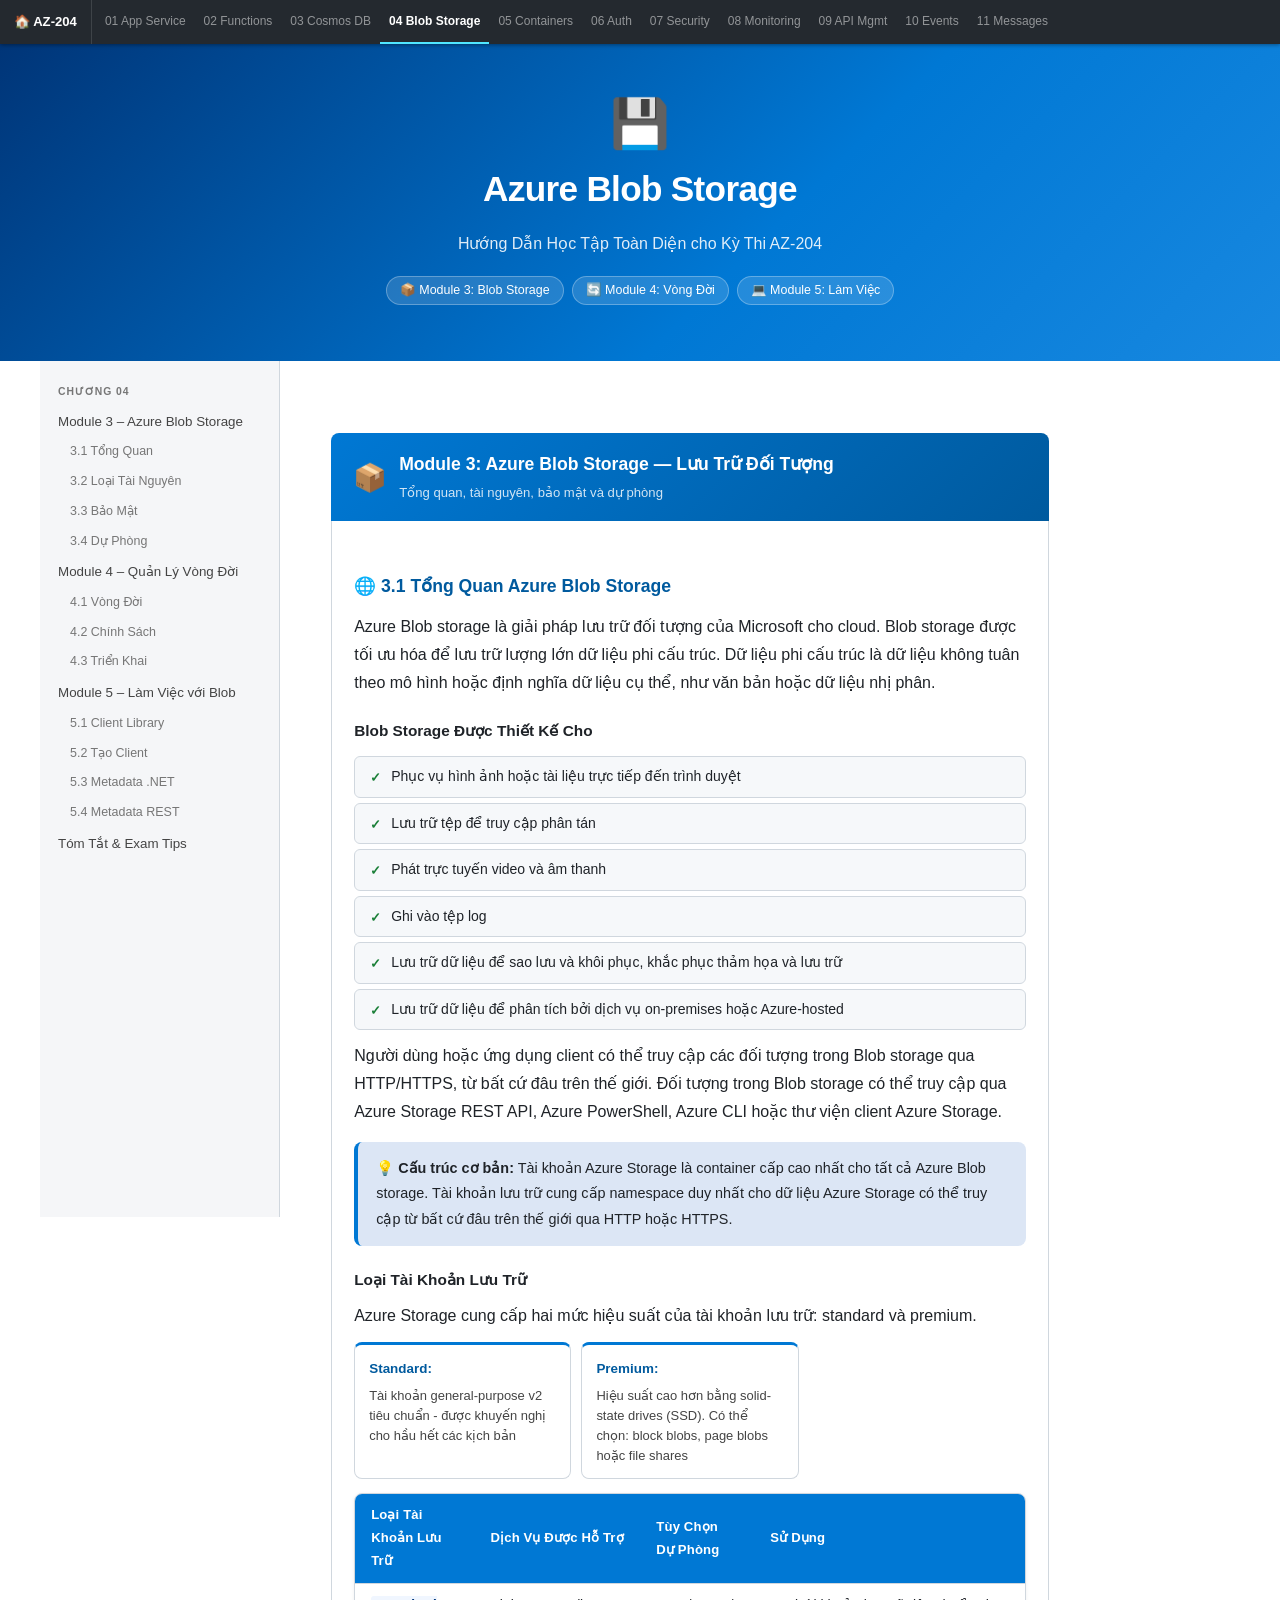
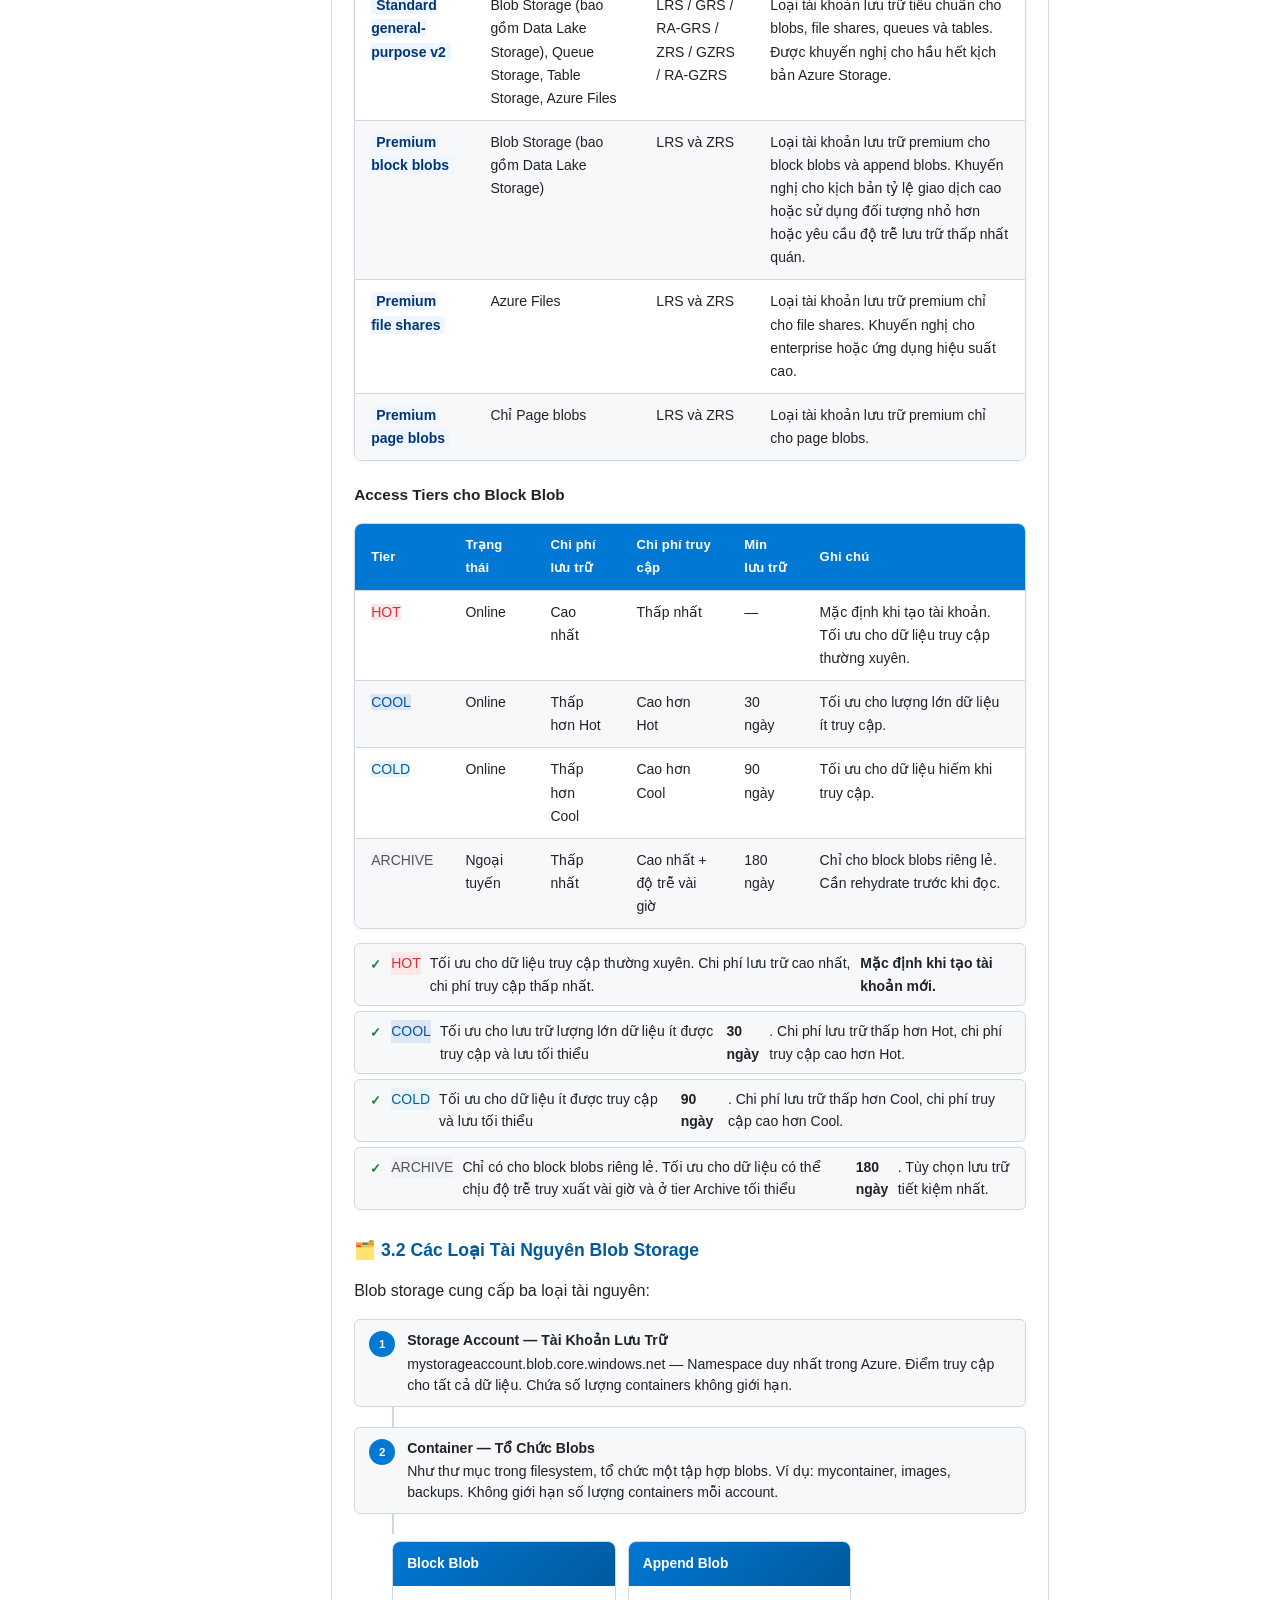
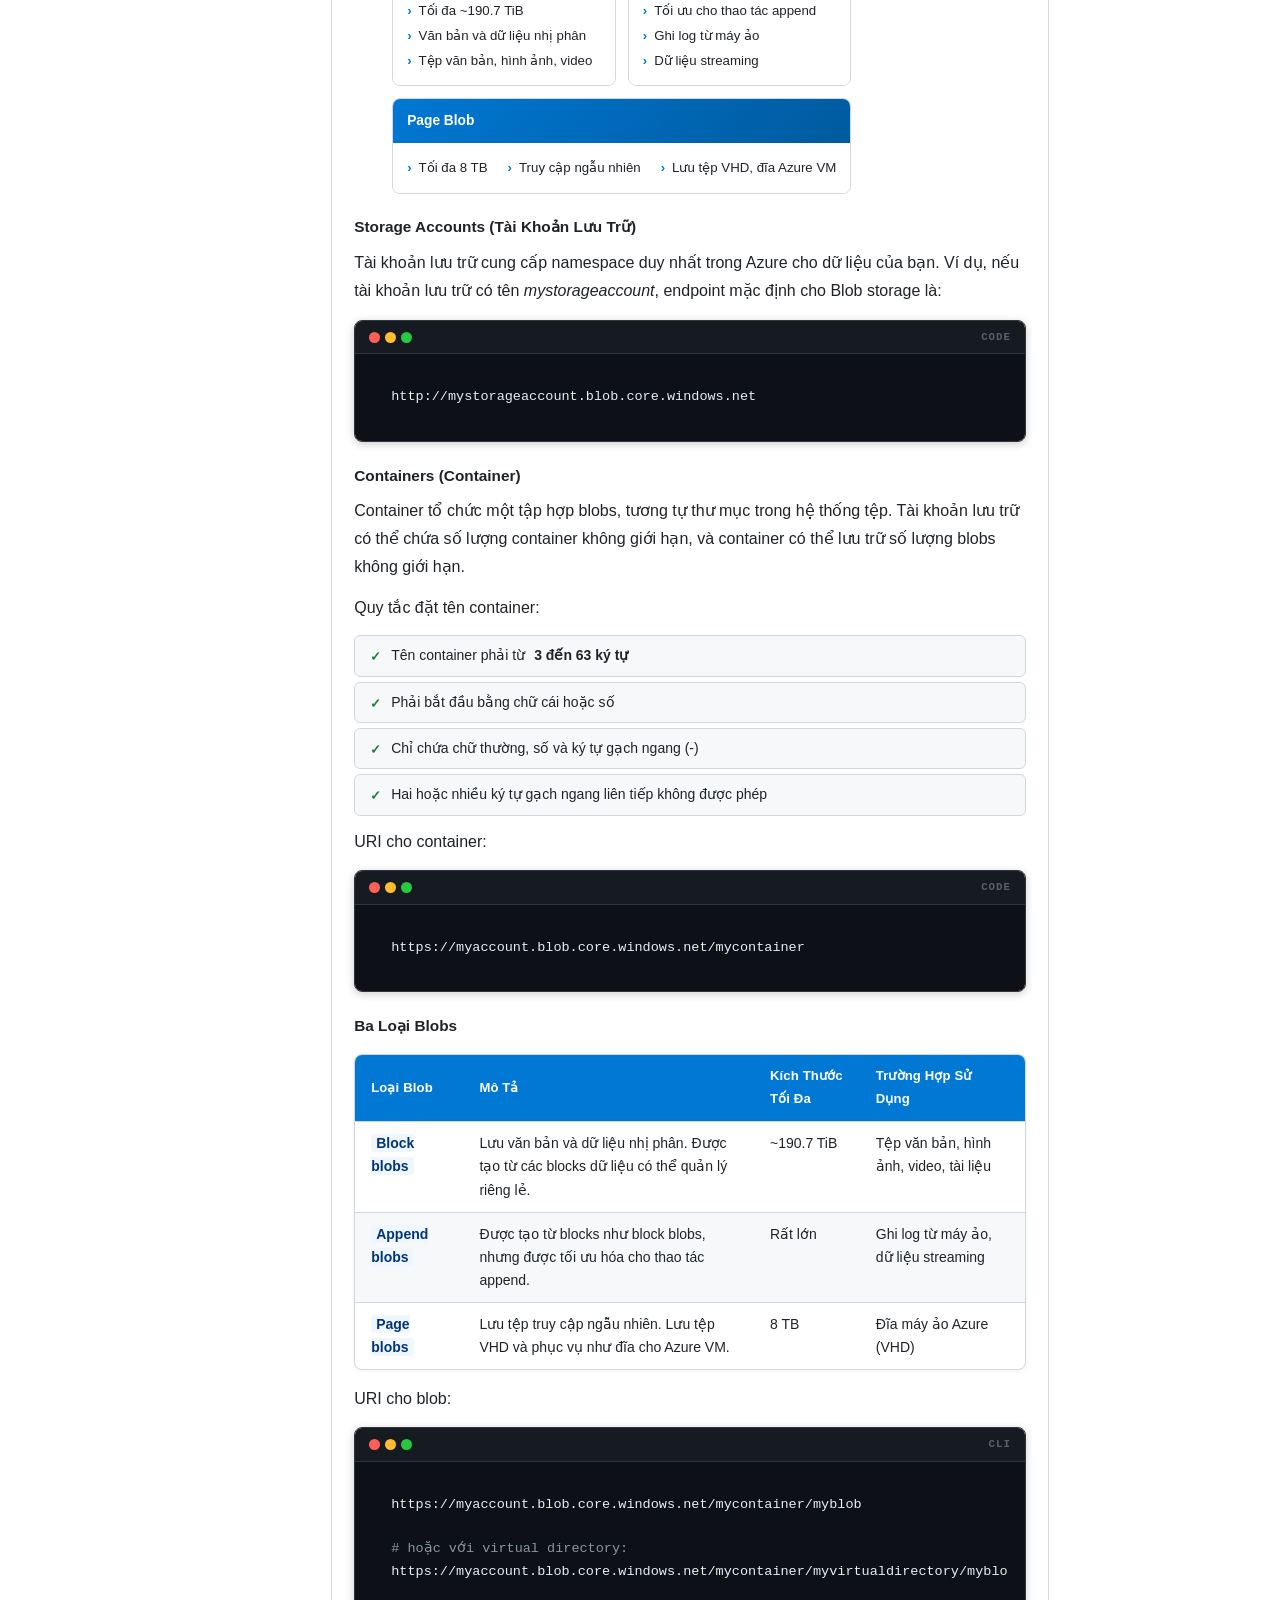
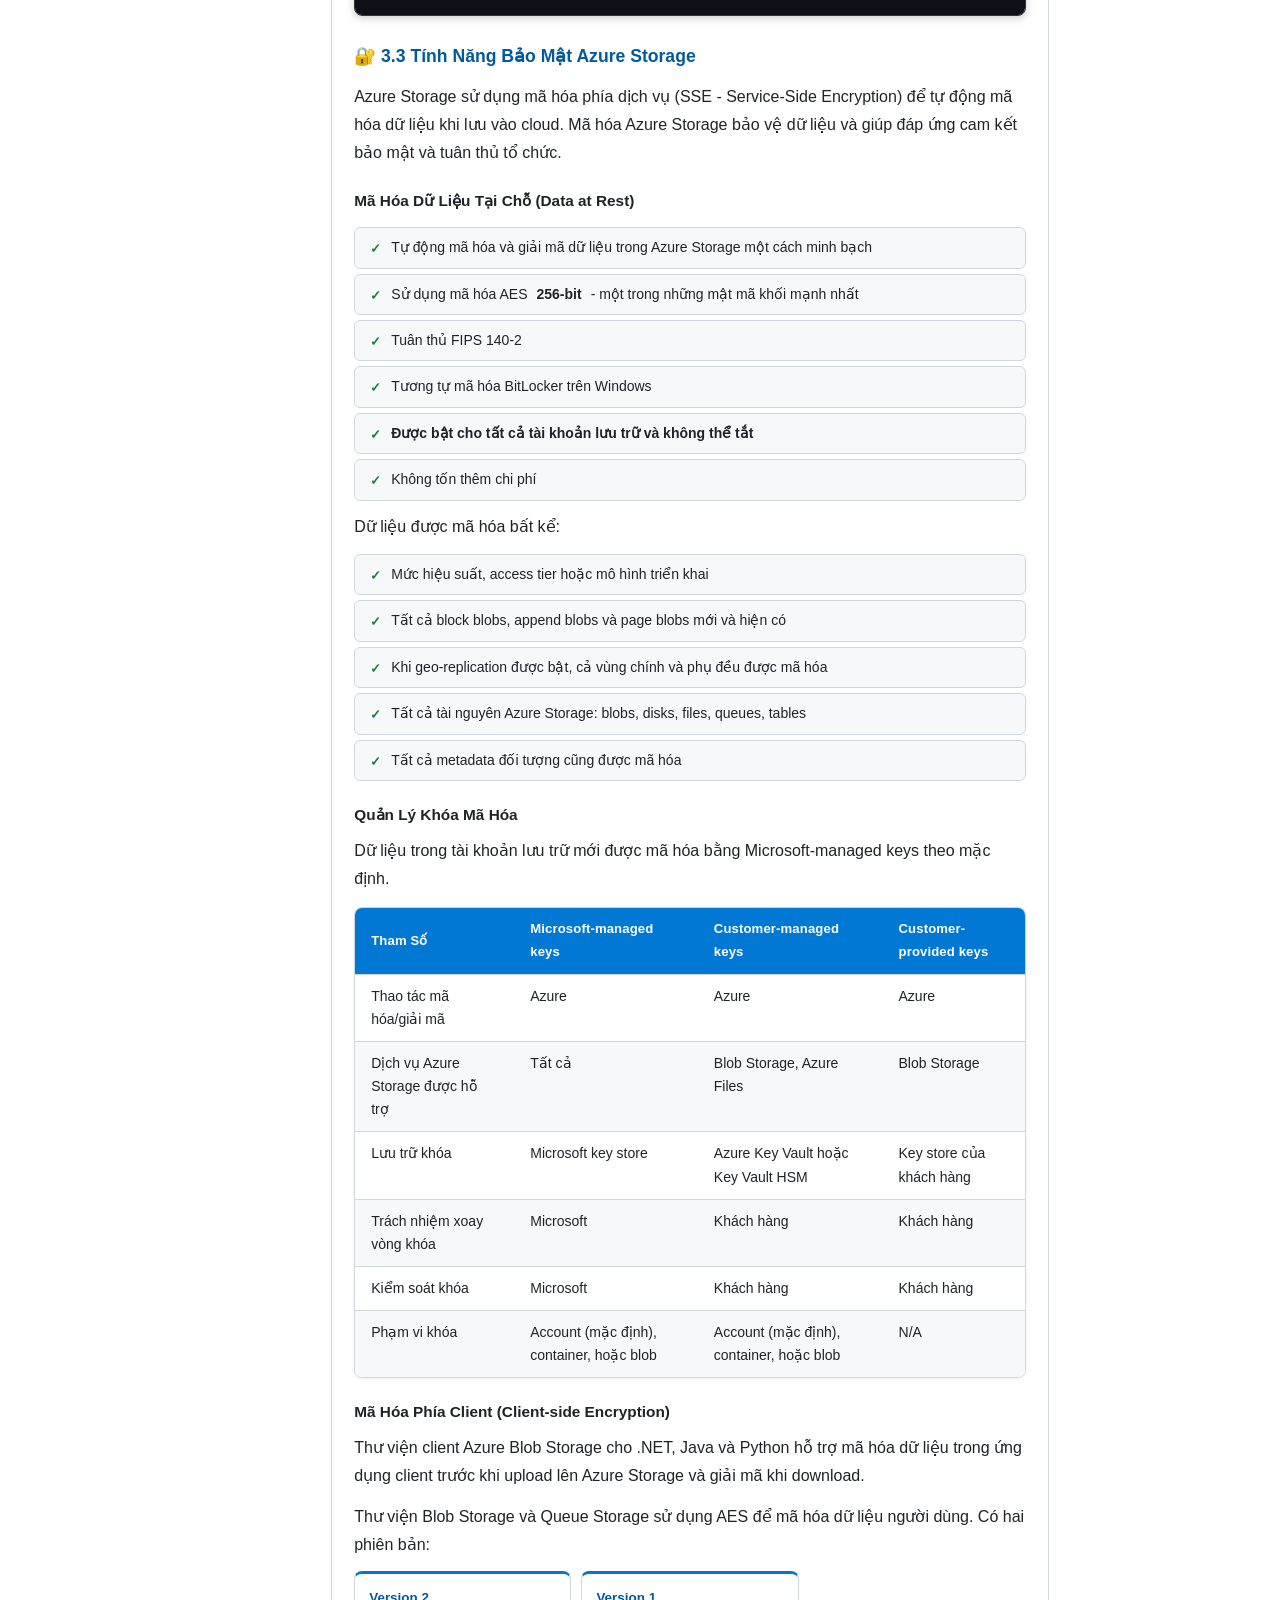
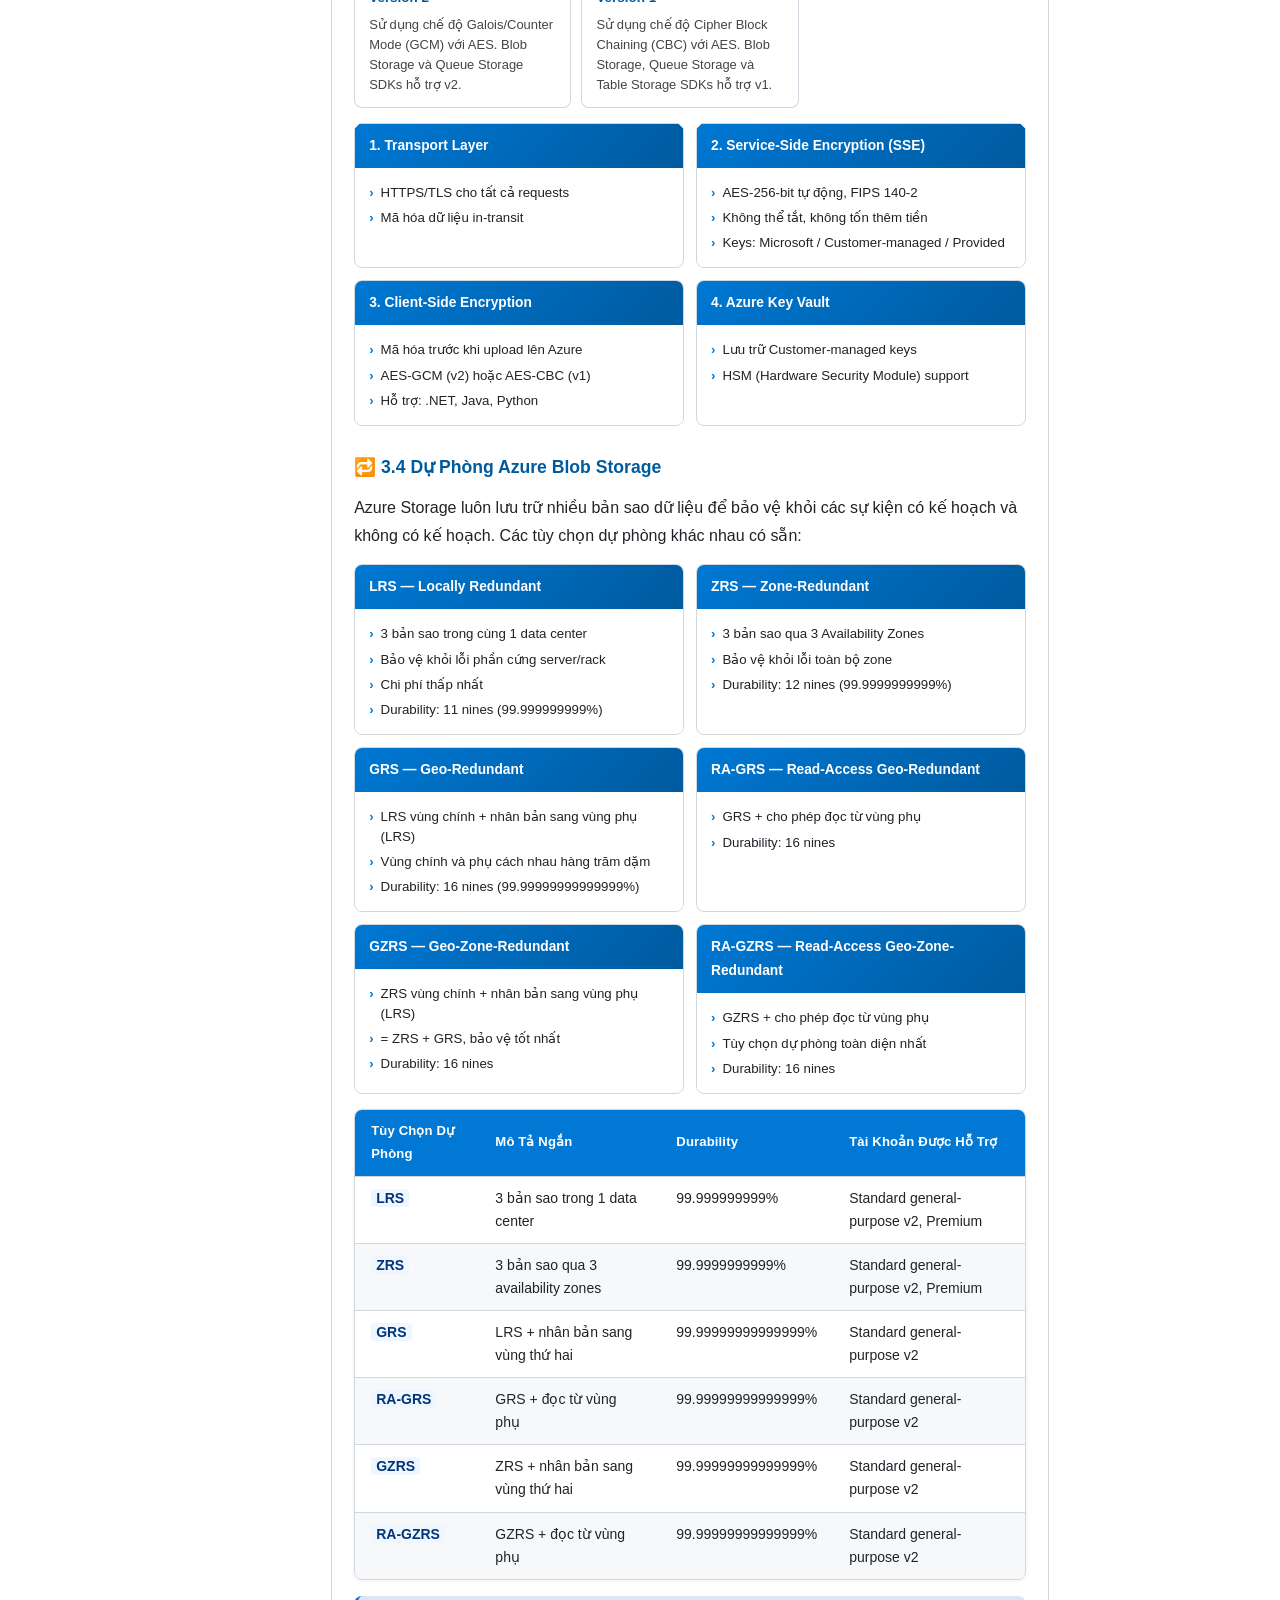
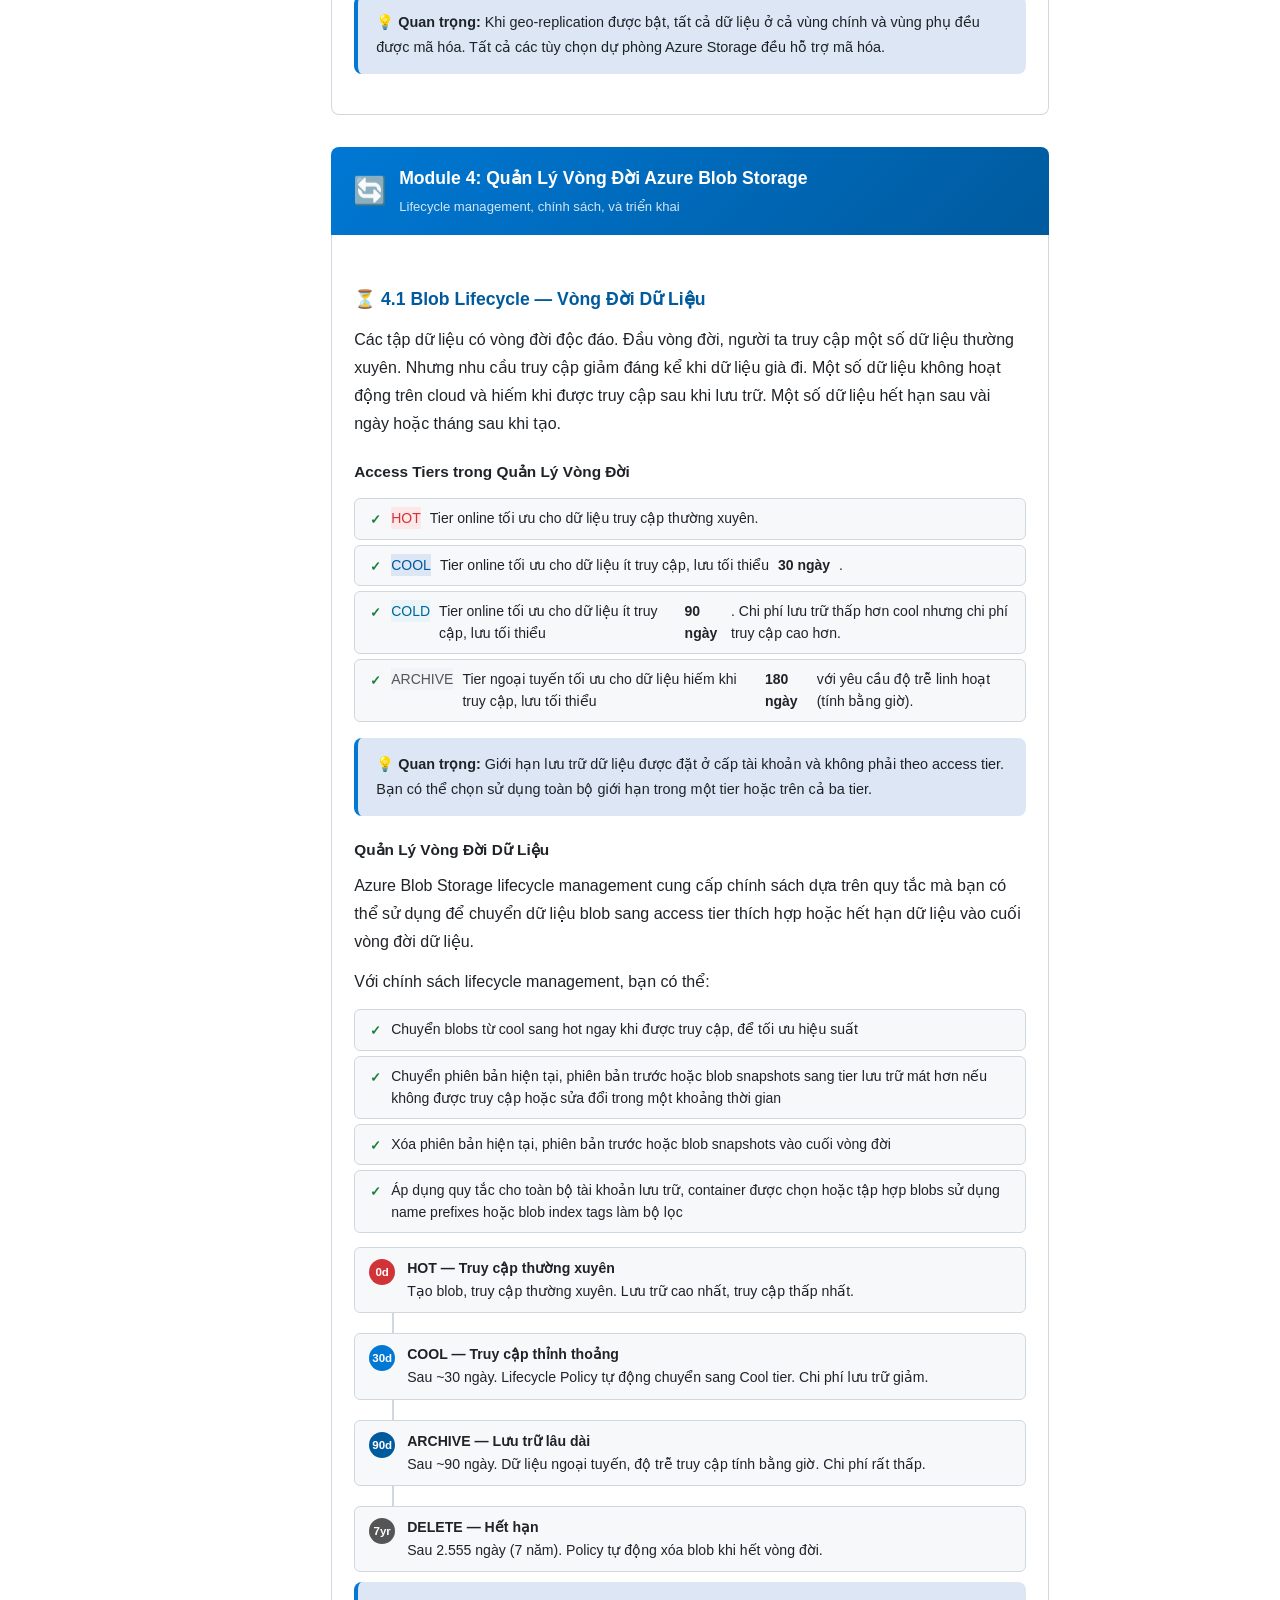
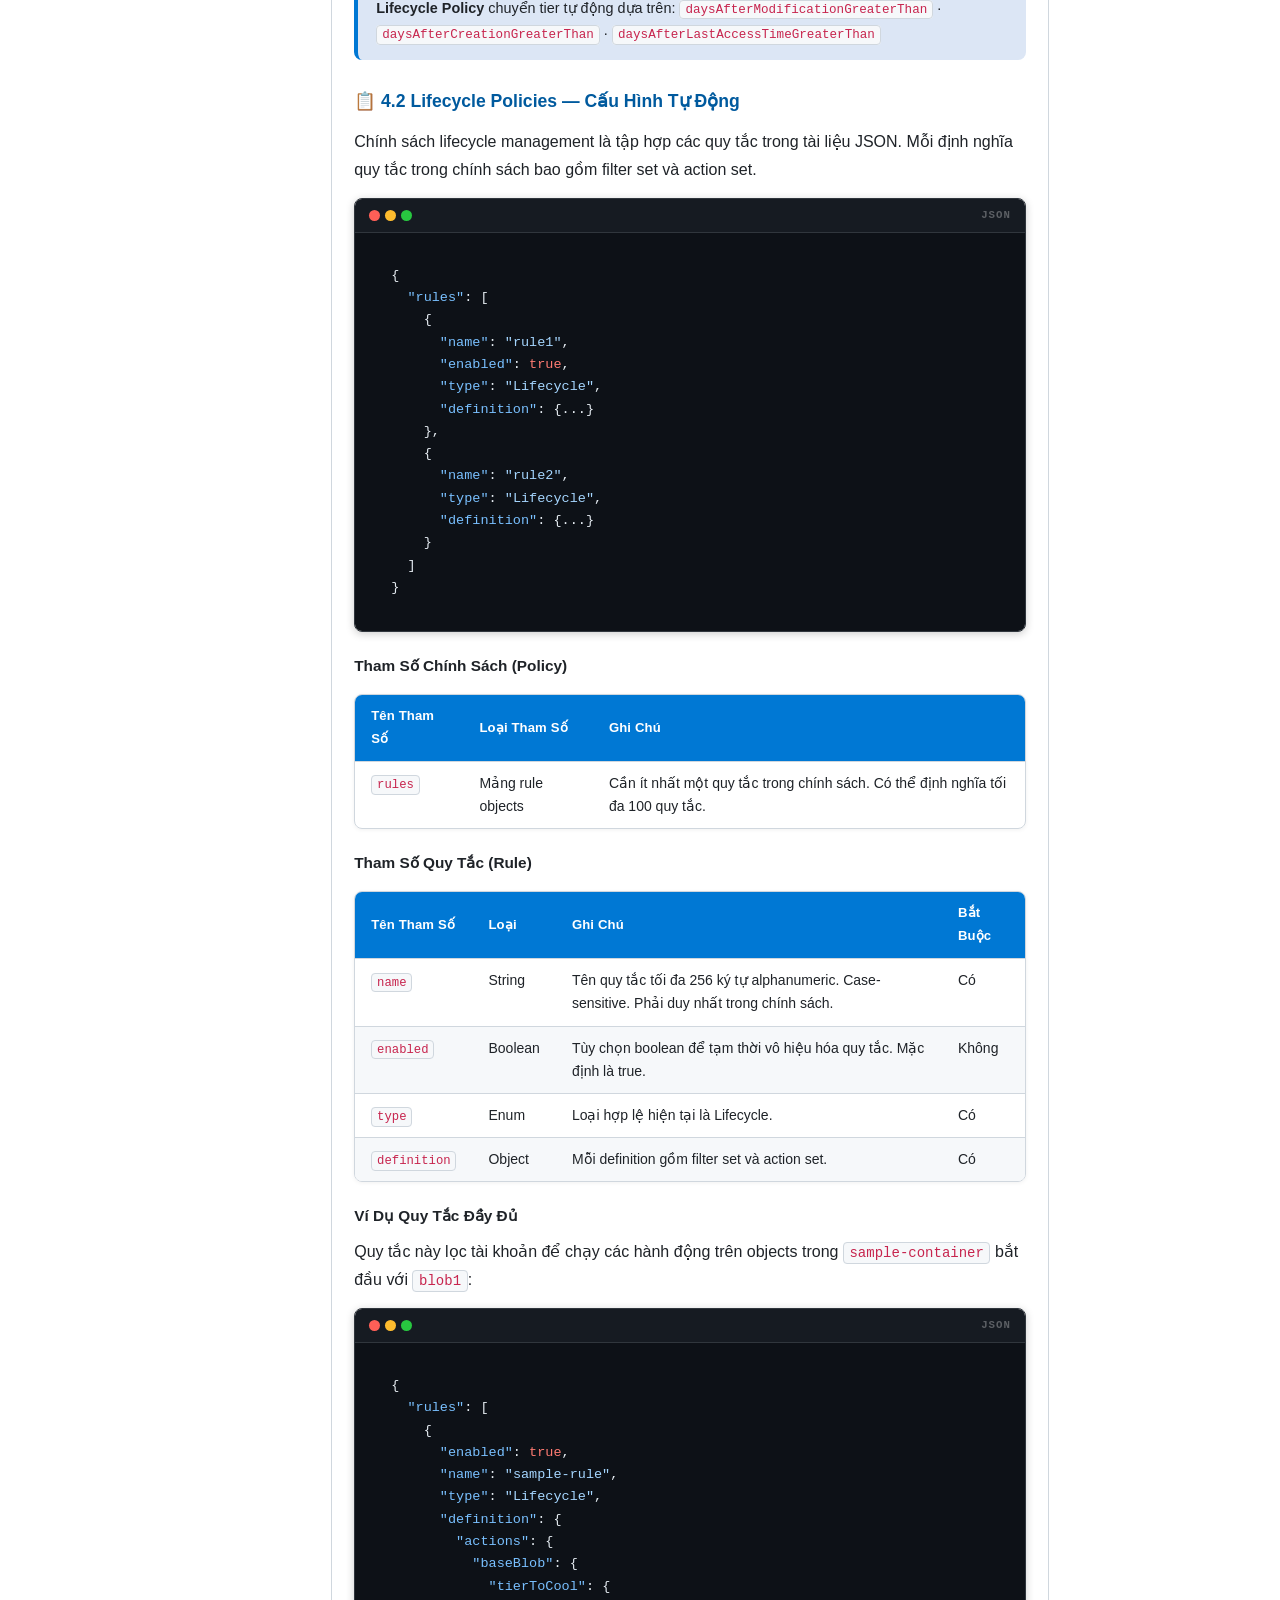
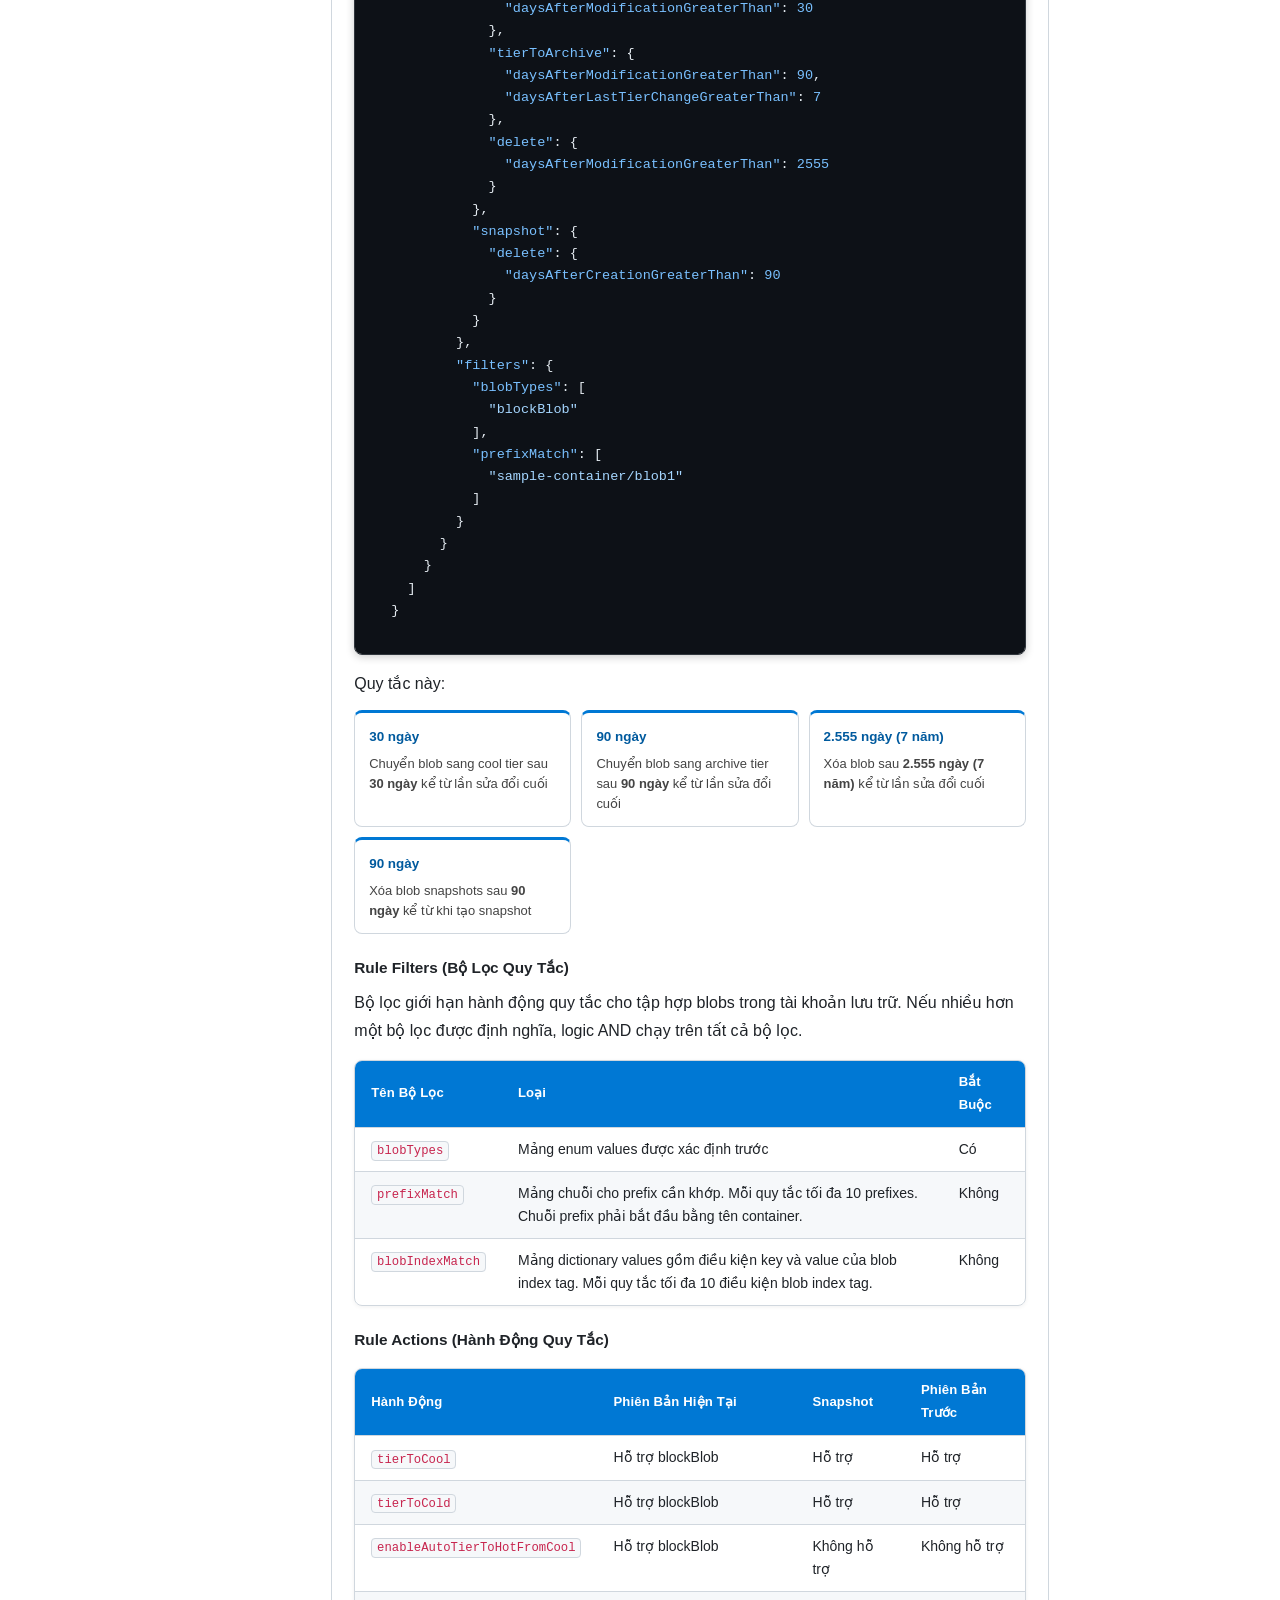
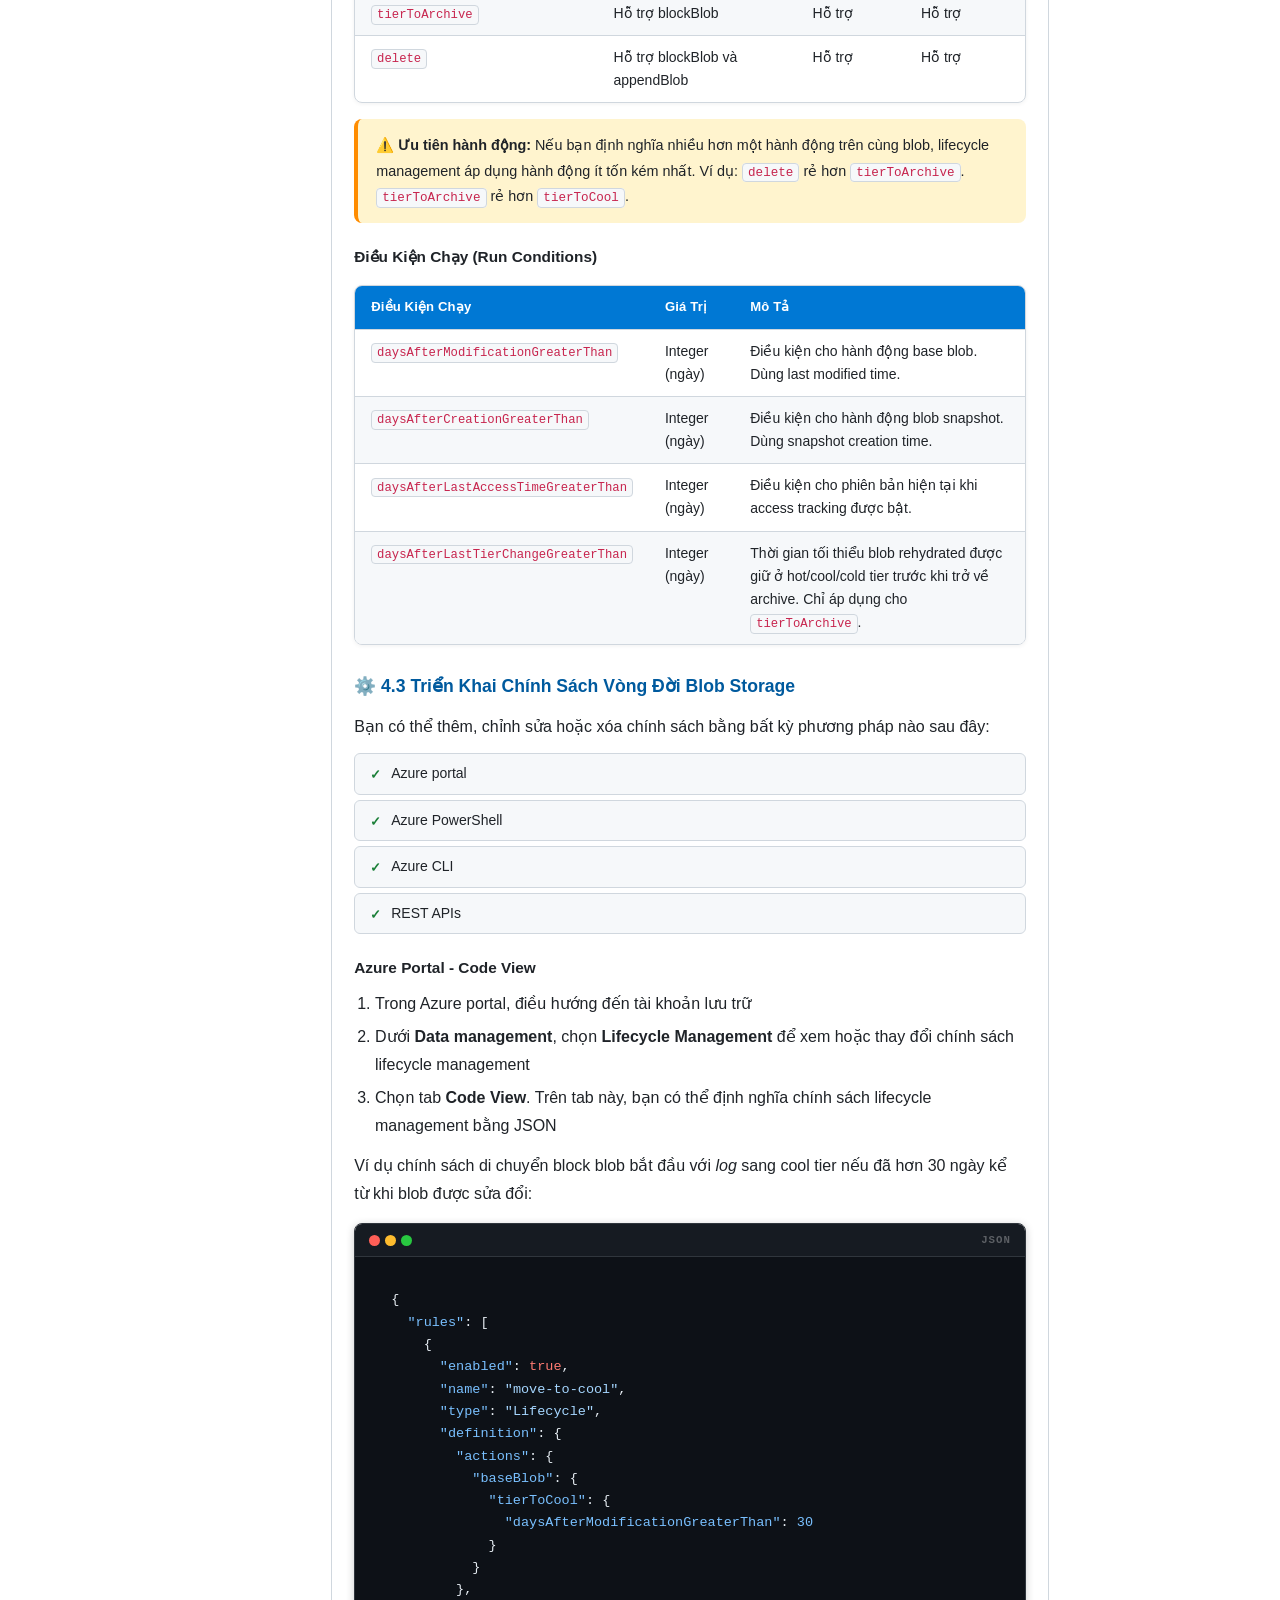
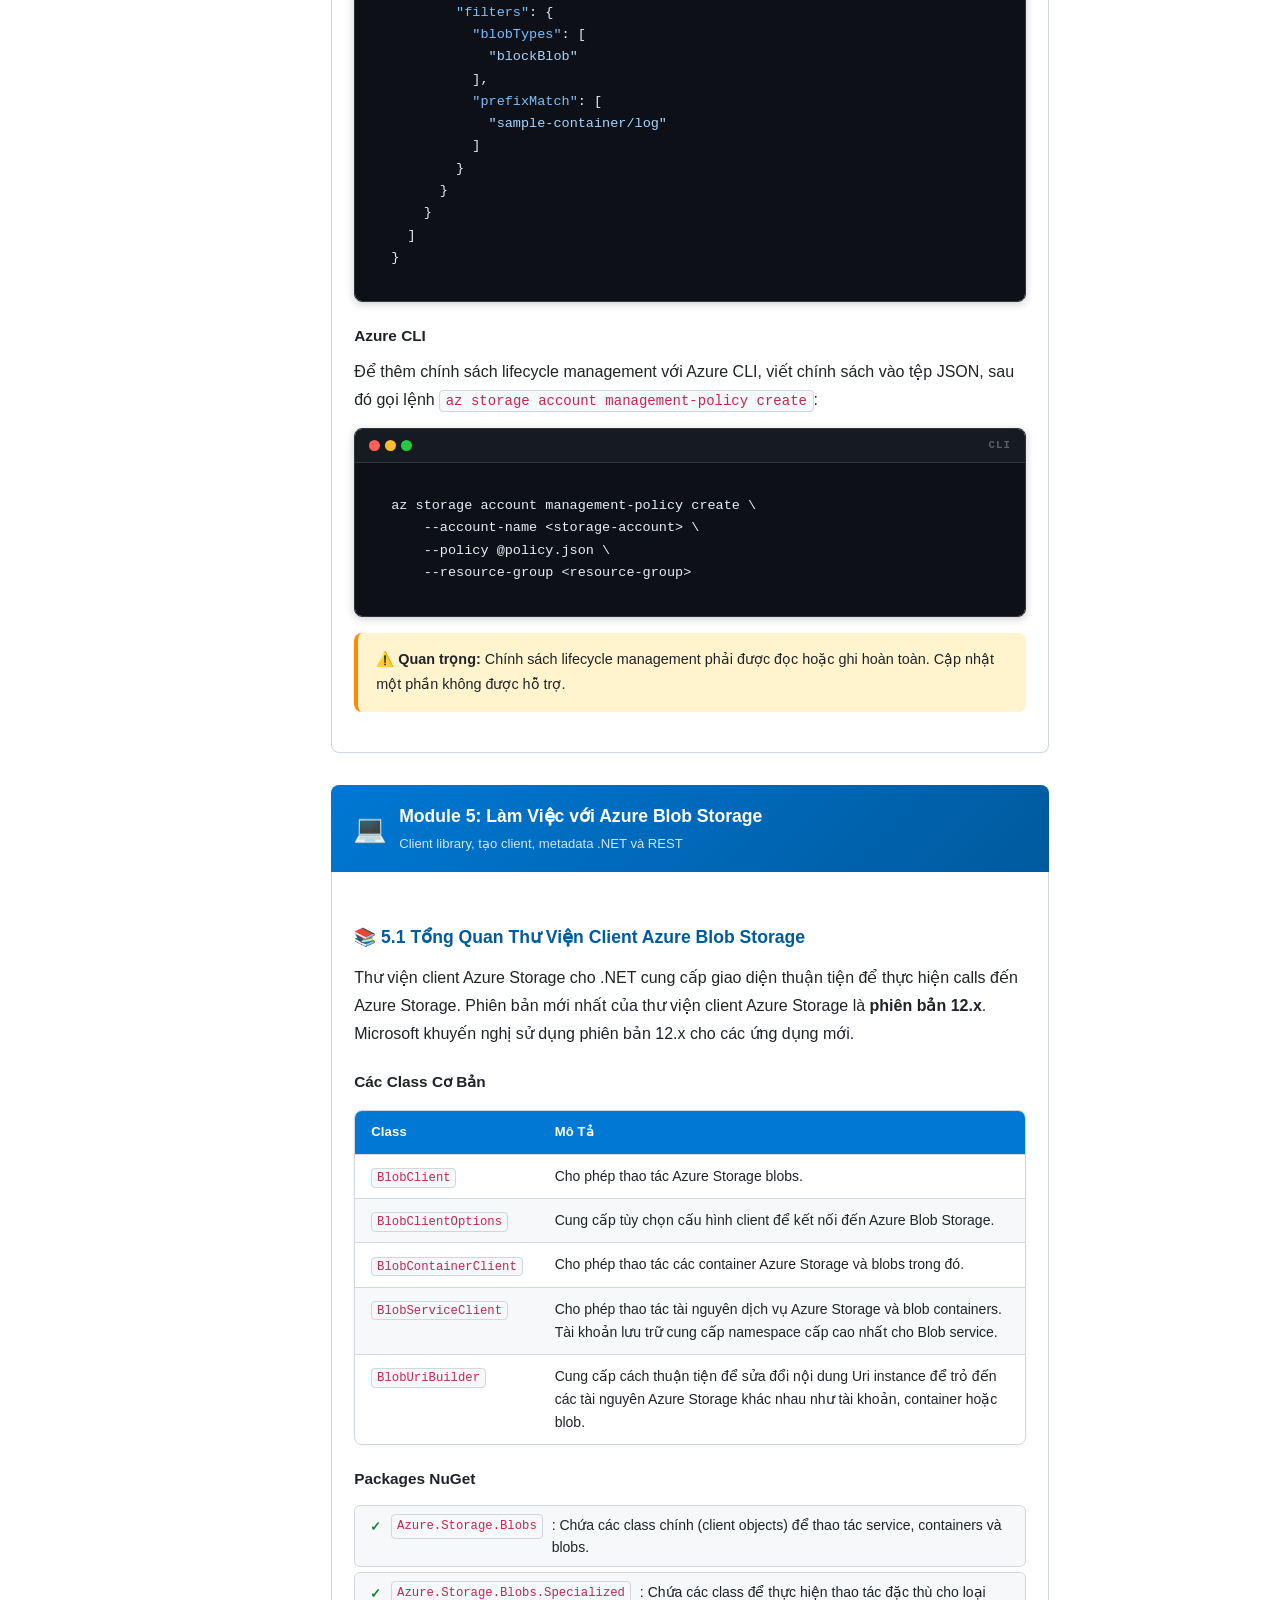
<file: az-204/04-blob-storage.html>
<!DOCTYPE html>
<html lang="vi">
<head>
<meta charset="UTF-8">
<meta name="viewport" content="width=device-width, initial-scale=1.0">
<title>💾 Azure Blob Storage - Hướng Dẫn AZ-204</title>
<link rel="stylesheet" href="common.css">
<link rel="stylesheet" href="code-diagram.css">
<style>
/* ── Chapter 04: Blob Storage ── */
.badge-hot { background: #fde7e9; color: #d13438; }
.badge-cool { background: #dce6f5; color: var(--blue-6); }
.badge-cold { background: #e8f4f8; color: #006699; }
.badge-archive { background: #f0f4f8; color: #555; }
</style>
</head>
<body>

<nav id="cnav">
  <a href="index.html" class="cnav-home">🏠 AZ-204</a>
  <div id="cnav-links">
    <a href="01-azure-app-service.html">01 App Service</a>
    <a href="02-azure-functions.html">02 Functions</a>
    <a href="03-cosmos-db.html">03 Cosmos DB</a>
    <a href="04-blob-storage.html" class="on">04 Blob Storage</a>
    <a href="05-containerized-solutions.html">05 Containers</a>
    <a href="06-authentication.html">06 Auth</a>
    <a href="07-security.html">07 Security</a>
    <a href="08-monitoring.html">08 Monitoring</a>
    <a href="09-api-management.html">09 API Mgmt</a>
    <a href="10-event-based.html">10 Events</a>
    <a href="11-message-based.html">11 Messages</a>
  </div>
  <button id="toc-btn" onclick="toggleToc()">☰ Mục lục</button>
</nav>
<div id="toc-bd" onclick="closeToc()"></div>

<div class="hero">
  <div class="hero-ico">💾</div>
  <h1>Azure Blob Storage</h1>
  <p>Hướng Dẫn Học Tập Toàn Diện cho Kỳ Thi AZ-204</p>
  <div class="hero-tags">
    <span class="hero-tag">📦 Module 3: Blob Storage</span>
    <span class="hero-tag">🔄 Module 4: Vòng Đời</span>
    <span class="hero-tag">💻 Module 5: Làm Việc</span>
  </div>
</div>

<div class="wrap">
<nav id="toc">
  <div class="toc-lbl">Chương 04</div>
  <a href="#blob-m3">Module 3 – Azure Blob Storage</a>
  <a href="#blob-s31" class="sub">3.1 Tổng Quan</a>
  <a href="#blob-s32" class="sub">3.2 Loại Tài Nguyên</a>
  <a href="#blob-s33" class="sub">3.3 Bảo Mật</a>
  <a href="#blob-s34" class="sub">3.4 Dự Phòng</a>
  <a href="#blob-m4">Module 4 – Quản Lý Vòng Đời</a>
  <a href="#blob-s41" class="sub">4.1 Vòng Đời</a>
  <a href="#blob-s42" class="sub">4.2 Chính Sách</a>
  <a href="#blob-s43" class="sub">4.3 Triển Khai</a>
  <a href="#blob-m5">Module 5 – Làm Việc với Blob</a>
  <a href="#blob-s51" class="sub">5.1 Client Library</a>
  <a href="#blob-s52" class="sub">5.2 Tạo Client</a>
  <a href="#blob-s53" class="sub">5.3 Metadata .NET</a>
  <a href="#blob-s54" class="sub">5.4 Metadata REST</a>
  <a href="#blob-summary">Tóm Tắt &amp; Exam Tips</a>
</nav>
<main class="content">

  <!-- ==================== MODULE 3 ==================== -->
  <div id="blob-m3">
    <div class="mhd"><div class="mhd-ico">📦</div><div><h2>Module 3: Azure Blob Storage — Lưu Trữ Đối Tượng</h2><div class="mhd-sub">Tổng quan, tài nguyên, bảo mật và dự phòng</div></div></div>
    <div class="msec">

      <!-- SECTION 1: Overview -->
      <section id="blob-s31">
        <h3>🌐 3.1 Tổng Quan Azure Blob Storage</h3>

        <p>Azure Blob storage là giải pháp lưu trữ đối tượng của Microsoft cho cloud. Blob storage được tối ưu hóa để lưu trữ lượng lớn dữ liệu phi cấu trúc. Dữ liệu phi cấu trúc là dữ liệu không tuân theo mô hình hoặc định nghĩa dữ liệu cụ thể, như văn bản hoặc dữ liệu nhị phân.</p>

        <h4>Blob Storage Được Thiết Kế Cho</h4>
        <ul>
          <li>Phục vụ hình ảnh hoặc tài liệu trực tiếp đến trình duyệt</li>
          <li>Lưu trữ tệp để truy cập phân tán</li>
          <li>Phát trực tuyến video và âm thanh</li>
          <li>Ghi vào tệp log</li>
          <li>Lưu trữ dữ liệu để sao lưu và khôi phục, khắc phục thảm họa và lưu trữ</li>
          <li>Lưu trữ dữ liệu để phân tích bởi dịch vụ on-premises hoặc Azure-hosted</li>
        </ul>

        <p>Người dùng hoặc ứng dụng client có thể truy cập các đối tượng trong Blob storage qua HTTP/HTTPS, từ bất cứ đâu trên thế giới. Đối tượng trong Blob storage có thể truy cập qua Azure Storage REST API, Azure PowerShell, Azure CLI hoặc thư viện client Azure Storage.</p>

        <div class="callout info">
          <strong>💡 Cấu trúc cơ bản:</strong> Tài khoản Azure Storage là container cấp cao nhất cho tất cả Azure Blob storage. Tài khoản lưu trữ cung cấp namespace duy nhất cho dữ liệu Azure Storage có thể truy cập từ bất cứ đâu trên thế giới qua HTTP hoặc HTTPS.
        </div>

        <h4>Loại Tài Khoản Lưu Trữ</h4>
        <p>Azure Storage cung cấp hai mức hiệu suất của tài khoản lưu trữ: standard và premium.</p>
        <ul>
          <li><strong>Standard:</strong> Tài khoản general-purpose v2 tiêu chuẩn - được khuyến nghị cho hầu hết các kịch bản</li>
          <li><strong>Premium:</strong> Hiệu suất cao hơn bằng solid-state drives (SSD). Có thể chọn: block blobs, page blobs hoặc file shares</li>
        </ul>

        <table>
  <thead><tr>
            <th>Loại Tài Khoản Lưu Trữ</th>
            <th>Dịch Vụ Được Hỗ Trợ</th>
            <th>Tùy Chọn Dự Phòng</th>
            <th>Sử Dụng</th>
          </tr>
  </thead>
  <tbody><tr>
            <td><strong>Standard general-purpose v2</strong></td>
            <td>Blob Storage (bao gồm Data Lake Storage), Queue Storage, Table Storage, Azure Files</td>
            <td>LRS / GRS / RA-GRS / ZRS / GZRS / RA-GZRS</td>
            <td>Loại tài khoản lưu trữ tiêu chuẩn cho blobs, file shares, queues và tables. Được khuyến nghị cho hầu hết kịch bản Azure Storage.</td>
          </tr><tr>
            <td><strong>Premium block blobs</strong></td>
            <td>Blob Storage (bao gồm Data Lake Storage)</td>
            <td>LRS và ZRS</td>
            <td>Loại tài khoản lưu trữ premium cho block blobs và append blobs. Khuyến nghị cho kịch bản tỷ lệ giao dịch cao hoặc sử dụng đối tượng nhỏ hơn hoặc yêu cầu độ trễ lưu trữ thấp nhất quán.</td>
          </tr><tr>
            <td><strong>Premium file shares</strong></td>
            <td>Azure Files</td>
            <td>LRS và ZRS</td>
            <td>Loại tài khoản lưu trữ premium chỉ cho file shares. Khuyến nghị cho enterprise hoặc ứng dụng hiệu suất cao.</td>
          </tr><tr>
            <td><strong>Premium page blobs</strong></td>
            <td>Chỉ Page blobs</td>
            <td>LRS và ZRS</td>
            <td>Loại tài khoản lưu trữ premium chỉ cho page blobs.</td>
          </tr>
        
  </tbody>
</table>

        <h4>Access Tiers cho Block Blob</h4>

        <table>
          <thead>
            <tr>
              <th>Tier</th>
              <th>Trạng thái</th>
              <th>Chi phí lưu trữ</th>
              <th>Chi phí truy cập</th>
              <th>Min lưu trữ</th>
              <th>Ghi chú</th>
            </tr>
          </thead>
          <tbody>
            <tr>
              <td><span class="badge badge-hot">HOT</span></td>
              <td>Online</td>
              <td>Cao nhất</td>
              <td>Thấp nhất</td>
              <td>—</td>
              <td>Mặc định khi tạo tài khoản. Tối ưu cho dữ liệu truy cập thường xuyên.</td>
            </tr>
            <tr>
              <td><span class="badge badge-cool">COOL</span></td>
              <td>Online</td>
              <td>Thấp hơn Hot</td>
              <td>Cao hơn Hot</td>
              <td>30 ngày</td>
              <td>Tối ưu cho lượng lớn dữ liệu ít truy cập.</td>
            </tr>
            <tr>
              <td><span class="badge badge-cold">COLD</span></td>
              <td>Online</td>
              <td>Thấp hơn Cool</td>
              <td>Cao hơn Cool</td>
              <td>90 ngày</td>
              <td>Tối ưu cho dữ liệu hiếm khi truy cập.</td>
            </tr>
            <tr>
              <td><span class="badge badge-archive">ARCHIVE</span></td>
              <td>Ngoại tuyến</td>
              <td>Thấp nhất</td>
              <td>Cao nhất + độ trễ vài giờ</td>
              <td>180 ngày</td>
              <td>Chỉ cho block blobs riêng lẻ. Cần rehydrate trước khi đọc.</td>
            </tr>
          </tbody>
        </table>

        <ul>
          <li><span class="badge badge-hot">HOT</span> Tối ưu cho dữ liệu truy cập thường xuyên. Chi phí lưu trữ cao nhất, chi phí truy cập thấp nhất. <strong>Mặc định khi tạo tài khoản mới.</strong></li>
          <li><span class="badge badge-cool">COOL</span> Tối ưu cho lưu trữ lượng lớn dữ liệu ít được truy cập và lưu tối thiểu <strong>30 ngày</strong>. Chi phí lưu trữ thấp hơn Hot, chi phí truy cập cao hơn Hot.</li>
          <li><span class="badge badge-cold">COLD</span> Tối ưu cho dữ liệu ít được truy cập và lưu tối thiểu <strong>90 ngày</strong>. Chi phí lưu trữ thấp hơn Cool, chi phí truy cập cao hơn Cool.</li>
          <li><span class="badge badge-archive">ARCHIVE</span> Chỉ có cho block blobs riêng lẻ. Tối ưu cho dữ liệu có thể chịu độ trễ truy xuất vài giờ và ở tier Archive tối thiểu <strong>180 ngày</strong>. Tùy chọn lưu trữ tiết kiệm nhất.</li>
        </ul>
      </section>

      <!-- SECTION 2: Resource Types -->
      <section id="blob-s32">
        <h3>🗂️ 3.2 Các Loại Tài Nguyên Blob Storage</h3>

        <p>Blob storage cung cấp ba loại tài nguyên:</p>

        <div class="flow-v">
          <div class="flow-step hi">
            <div class="flow-num">1</div>
            <div class="flow-body"><strong>Storage Account — Tài Khoản Lưu Trữ</strong>mystorageaccount.blob.core.windows.net — Namespace duy nhất trong Azure. Điểm truy cập cho tất cả dữ liệu. Chứa số lượng containers không giới hạn.</div>
          </div>
          <div class="flow-connector"></div>
          <div class="flow-step hi">
            <div class="flow-num">2</div>
            <div class="flow-body"><strong>Container — Tổ Chức Blobs</strong>Như thư mục trong filesystem, tổ chức một tập hợp blobs. Ví dụ: mycontainer, images, backups. Không giới hạn số lượng containers mỗi account.</div>
          </div>
          <div class="flow-connector"></div>
          <div class="arch-grid" style="margin:.4rem 0 0 38px">
            <div class="arch-card">
              <div class="arch-card-hd">Block Blob</div>
              <div class="arch-card-body">
                <div class="arch-item">Tối đa ~190.7 TiB</div>
                <div class="arch-item">Văn bản và dữ liệu nhị phân</div>
                <div class="arch-item">Tệp văn bản, hình ảnh, video</div>
              </div>
            </div>
            <div class="arch-card">
              <div class="arch-card-hd">Append Blob</div>
              <div class="arch-card-body">
                <div class="arch-item">Tối ưu cho thao tác append</div>
                <div class="arch-item">Ghi log từ máy ảo</div>
                <div class="arch-item">Dữ liệu streaming</div>
              </div>
            </div>
            <div class="arch-card" style="grid-column:1/-1">
              <div class="arch-card-hd">Page Blob</div>
              <div class="arch-card-body" style="display:flex;gap:20px;flex-wrap:wrap">
                <div class="arch-item">Tối đa 8 TB</div>
                <div class="arch-item">Truy cập ngẫu nhiên</div>
                <div class="arch-item">Lưu tệp VHD, đĩa Azure VM</div>
              </div>
            </div>
          </div>
        </div>

        <h4>Storage Accounts (Tài Khoản Lưu Trữ)</h4>
        <p>Tài khoản lưu trữ cung cấp namespace duy nhất trong Azure cho dữ liệu của bạn. Ví dụ, nếu tài khoản lưu trữ có tên <em>mystorageaccount</em>, endpoint mặc định cho Blob storage là:</p>
        <div class="cb">
<div class="cb-hd"><div class="dots"><i class="dr"></i><i class="dy"></i><i class="dg"></i></div><span class="cb-lang">Code</span></div>
<pre><code class="language-plaintext">http://mystorageaccount.blob.core.windows.net</code></pre>
</div>

        <h4>Containers (Container)</h4>
        <p>Container tổ chức một tập hợp blobs, tương tự thư mục trong hệ thống tệp. Tài khoản lưu trữ có thể chứa số lượng container không giới hạn, và container có thể lưu trữ số lượng blobs không giới hạn.</p>

        <p>Quy tắc đặt tên container:</p>
        <ul>
          <li>Tên container phải từ <strong>3 đến 63 ký tự</strong></li>
          <li>Phải bắt đầu bằng chữ cái hoặc số</li>
          <li>Chỉ chứa chữ thường, số và ký tự gạch ngang (-)</li>
          <li>Hai hoặc nhiều ký tự gạch ngang liên tiếp không được phép</li>
        </ul>

        <p>URI cho container:</p>
        <div class="cb">
<div class="cb-hd"><div class="dots"><i class="dr"></i><i class="dy"></i><i class="dg"></i></div><span class="cb-lang">Code</span></div>
<pre><code class="language-plaintext">https://myaccount.blob.core.windows.net/mycontainer</code></pre>
</div>

        <h4>Ba Loại Blobs</h4>
        <table>
  <thead><tr>
            <th>Loại Blob</th>
            <th>Mô Tả</th>
            <th>Kích Thước Tối Đa</th>
            <th>Trường Hợp Sử Dụng</th>
          </tr>
  </thead>
  <tbody><tr>
            <td><strong>Block blobs</strong></td>
            <td>Lưu văn bản và dữ liệu nhị phân. Được tạo từ các blocks dữ liệu có thể quản lý riêng lẻ.</td>
            <td>~190.7 TiB</td>
            <td>Tệp văn bản, hình ảnh, video, tài liệu</td>
          </tr><tr>
            <td><strong>Append blobs</strong></td>
            <td>Được tạo từ blocks như block blobs, nhưng được tối ưu hóa cho thao tác append.</td>
            <td>Rất lớn</td>
            <td>Ghi log từ máy ảo, dữ liệu streaming</td>
          </tr><tr>
            <td><strong>Page blobs</strong></td>
            <td>Lưu tệp truy cập ngẫu nhiên. Lưu tệp VHD và phục vụ như đĩa cho Azure VM.</td>
            <td>8 TB</td>
            <td>Đĩa máy ảo Azure (VHD)</td>
          </tr>
        
  </tbody>
</table>

        <p>URI cho blob:</p>
        <div class="cb">
<div class="cb-hd"><div class="dots"><i class="dr"></i><i class="dy"></i><i class="dg"></i></div><span class="cb-lang">CLI</span></div>
<pre><code class="language-bash">https://myaccount.blob.core.windows.net/mycontainer/myblob

# hoặc với virtual directory:
https://myaccount.blob.core.windows.net/mycontainer/myvirtualdirectory/myblob</code></pre>
</div>
      </section>

      <!-- SECTION 3: Security -->
      <section id="blob-s33">
        <h3>🔐 3.3 Tính Năng Bảo Mật Azure Storage</h3>

        <p>Azure Storage sử dụng mã hóa phía dịch vụ (SSE - Service-Side Encryption) để tự động mã hóa dữ liệu khi lưu vào cloud. Mã hóa Azure Storage bảo vệ dữ liệu và giúp đáp ứng cam kết bảo mật và tuân thủ tổ chức.</p>

        <h4>Mã Hóa Dữ Liệu Tại Chỗ (Data at Rest)</h4>
        <ul>
          <li>Tự động mã hóa và giải mã dữ liệu trong Azure Storage một cách minh bạch</li>
          <li>Sử dụng mã hóa AES <strong>256-bit</strong> - một trong những mật mã khối mạnh nhất</li>
          <li>Tuân thủ FIPS 140-2</li>
          <li>Tương tự mã hóa BitLocker trên Windows</li>
          <li><strong>Được bật cho tất cả tài khoản lưu trữ và không thể tắt</strong></li>
          <li>Không tốn thêm chi phí</li>
        </ul>

        <p>Dữ liệu được mã hóa bất kể:</p>
        <ul>
          <li>Mức hiệu suất, access tier hoặc mô hình triển khai</li>
          <li>Tất cả block blobs, append blobs và page blobs mới và hiện có</li>
          <li>Khi geo-replication được bật, cả vùng chính và phụ đều được mã hóa</li>
          <li>Tất cả tài nguyên Azure Storage: blobs, disks, files, queues, tables</li>
          <li>Tất cả metadata đối tượng cũng được mã hóa</li>
        </ul>

        <h4>Quản Lý Khóa Mã Hóa</h4>
        <p>Dữ liệu trong tài khoản lưu trữ mới được mã hóa bằng Microsoft-managed keys theo mặc định.</p>

        <table>
  <thead><tr>
            <th>Tham Số</th>
            <th>Microsoft-managed keys</th>
            <th>Customer-managed keys</th>
            <th>Customer-provided keys</th>
          </tr>
  </thead>
  <tbody><tr>
            <td>Thao tác mã hóa/giải mã</td>
            <td>Azure</td>
            <td>Azure</td>
            <td>Azure</td>
          </tr><tr>
            <td>Dịch vụ Azure Storage được hỗ trợ</td>
            <td>Tất cả</td>
            <td>Blob Storage, Azure Files</td>
            <td>Blob Storage</td>
          </tr><tr>
            <td>Lưu trữ khóa</td>
            <td>Microsoft key store</td>
            <td>Azure Key Vault hoặc Key Vault HSM</td>
            <td>Key store của khách hàng</td>
          </tr><tr>
            <td>Trách nhiệm xoay vòng khóa</td>
            <td>Microsoft</td>
            <td>Khách hàng</td>
            <td>Khách hàng</td>
          </tr><tr>
            <td>Kiểm soát khóa</td>
            <td>Microsoft</td>
            <td>Khách hàng</td>
            <td>Khách hàng</td>
          </tr><tr>
            <td>Phạm vi khóa</td>
            <td>Account (mặc định), container, hoặc blob</td>
            <td>Account (mặc định), container, hoặc blob</td>
            <td>N/A</td>
          </tr>
        
  </tbody>
</table>

        <h4>Mã Hóa Phía Client (Client-side Encryption)</h4>
        <p>Thư viện client Azure Blob Storage cho .NET, Java và Python hỗ trợ mã hóa dữ liệu trong ứng dụng client trước khi upload lên Azure Storage và giải mã khi download.</p>

        <p>Thư viện Blob Storage và Queue Storage sử dụng AES để mã hóa dữ liệu người dùng. Có hai phiên bản:</p>
        <ul>
          <li><strong>Version 2</strong>: Sử dụng chế độ Galois/Counter Mode (GCM) với AES. Blob Storage và Queue Storage SDKs hỗ trợ v2.</li>
          <li><strong>Version 1</strong>: Sử dụng chế độ Cipher Block Chaining (CBC) với AES. Blob Storage, Queue Storage và Table Storage SDKs hỗ trợ v1.</li>
        </ul>

        <div class="arch-grid">
          <div class="arch-card">
            <div class="arch-card-hd">1. Transport Layer</div>
            <div class="arch-card-body">
              <div class="arch-item">HTTPS/TLS cho tất cả requests</div>
              <div class="arch-item">Mã hóa dữ liệu in-transit</div>
            </div>
          </div>
          <div class="arch-card">
            <div class="arch-card-hd">2. Service-Side Encryption (SSE)</div>
            <div class="arch-card-body">
              <div class="arch-item">AES-256-bit tự động, FIPS 140-2</div>
              <div class="arch-item">Không thể tắt, không tốn thêm tiền</div>
              <div class="arch-item">Keys: Microsoft / Customer-managed / Provided</div>
            </div>
          </div>
          <div class="arch-card">
            <div class="arch-card-hd">3. Client-Side Encryption</div>
            <div class="arch-card-body">
              <div class="arch-item">Mã hóa trước khi upload lên Azure</div>
              <div class="arch-item">AES-GCM (v2) hoặc AES-CBC (v1)</div>
              <div class="arch-item">Hỗ trợ: .NET, Java, Python</div>
            </div>
          </div>
          <div class="arch-card">
            <div class="arch-card-hd">4. Azure Key Vault</div>
            <div class="arch-card-body">
              <div class="arch-item">Lưu trữ Customer-managed keys</div>
              <div class="arch-item">HSM (Hardware Security Module) support</div>
            </div>
          </div>
        </div>
      </section>

      <!-- SECTION 4: Redundancy (from overview content) -->
      <section id="blob-s34">
        <h3>🔁 3.4 Dự Phòng Azure Blob Storage</h3>

        <p>Azure Storage luôn lưu trữ nhiều bản sao dữ liệu để bảo vệ khỏi các sự kiện có kế hoạch và không có kế hoạch. Các tùy chọn dự phòng khác nhau có sẵn:</p>

        <div class="arch-grid">
          <div class="arch-card">
            <div class="arch-card-hd">LRS — Locally Redundant</div>
            <div class="arch-card-body">
              <div class="arch-item">3 bản sao trong cùng 1 data center</div>
              <div class="arch-item">Bảo vệ khỏi lỗi phần cứng server/rack</div>
              <div class="arch-item">Chi phí thấp nhất</div>
              <div class="arch-item">Durability: 11 nines (99.999999999%)</div>
            </div>
          </div>
          <div class="arch-card">
            <div class="arch-card-hd">ZRS — Zone-Redundant</div>
            <div class="arch-card-body">
              <div class="arch-item">3 bản sao qua 3 Availability Zones</div>
              <div class="arch-item">Bảo vệ khỏi lỗi toàn bộ zone</div>
              <div class="arch-item">Durability: 12 nines (99.9999999999%)</div>
            </div>
          </div>
          <div class="arch-card">
            <div class="arch-card-hd">GRS — Geo-Redundant</div>
            <div class="arch-card-body">
              <div class="arch-item">LRS vùng chính + nhân bản sang vùng phụ (LRS)</div>
              <div class="arch-item">Vùng chính và phụ cách nhau hàng trăm dặm</div>
              <div class="arch-item">Durability: 16 nines (99.99999999999999%)</div>
            </div>
          </div>
          <div class="arch-card">
            <div class="arch-card-hd">RA-GRS — Read-Access Geo-Redundant</div>
            <div class="arch-card-body">
              <div class="arch-item">GRS + cho phép đọc từ vùng phụ</div>
              <div class="arch-item">Durability: 16 nines</div>
            </div>
          </div>
          <div class="arch-card">
            <div class="arch-card-hd">GZRS — Geo-Zone-Redundant</div>
            <div class="arch-card-body">
              <div class="arch-item">ZRS vùng chính + nhân bản sang vùng phụ (LRS)</div>
              <div class="arch-item">= ZRS + GRS, bảo vệ tốt nhất</div>
              <div class="arch-item">Durability: 16 nines</div>
            </div>
          </div>
          <div class="arch-card">
            <div class="arch-card-hd">RA-GZRS — Read-Access Geo-Zone-Redundant</div>
            <div class="arch-card-body">
              <div class="arch-item">GZRS + cho phép đọc từ vùng phụ</div>
              <div class="arch-item">Tùy chọn dự phòng toàn diện nhất</div>
              <div class="arch-item">Durability: 16 nines</div>
            </div>
          </div>
        </div>

        <table>
  <thead><tr>
            <th>Tùy Chọn Dự Phòng</th>
            <th>Mô Tả Ngắn</th>
            <th>Durability</th>
            <th>Tài Khoản Được Hỗ Trợ</th>
          </tr>
  </thead>
  <tbody><tr>
            <td><strong>LRS</strong></td>
            <td>3 bản sao trong 1 data center</td>
            <td>99.999999999%</td>
            <td>Standard general-purpose v2, Premium</td>
          </tr><tr>
            <td><strong>ZRS</strong></td>
            <td>3 bản sao qua 3 availability zones</td>
            <td>99.9999999999%</td>
            <td>Standard general-purpose v2, Premium</td>
          </tr><tr>
            <td><strong>GRS</strong></td>
            <td>LRS + nhân bản sang vùng thứ hai</td>
            <td>99.99999999999999%</td>
            <td>Standard general-purpose v2</td>
          </tr><tr>
            <td><strong>RA-GRS</strong></td>
            <td>GRS + đọc từ vùng phụ</td>
            <td>99.99999999999999%</td>
            <td>Standard general-purpose v2</td>
          </tr><tr>
            <td><strong>GZRS</strong></td>
            <td>ZRS + nhân bản sang vùng thứ hai</td>
            <td>99.99999999999999%</td>
            <td>Standard general-purpose v2</td>
          </tr><tr>
            <td><strong>RA-GZRS</strong></td>
            <td>GZRS + đọc từ vùng phụ</td>
            <td>99.99999999999999%</td>
            <td>Standard general-purpose v2</td>
          </tr>
        
  </tbody>
</table>

        <div class="callout info">
          <strong>💡 Quan trọng:</strong> Khi geo-replication được bật, tất cả dữ liệu ở cả vùng chính và vùng phụ đều được mã hóa. Tất cả các tùy chọn dự phòng Azure Storage đều hỗ trợ mã hóa.
        </div>
      </section>

    </div>
  </div>

  <!-- ==================== MODULE 4 ==================== -->
  <div id="blob-m4">
    <div class="mhd"><div class="mhd-ico">🔄</div><div><h2>Module 4: Quản Lý Vòng Đời Azure Blob Storage</h2><div class="mhd-sub">Lifecycle management, chính sách, và triển khai</div></div></div>
    <div class="msec">

      <!-- SECTION 5: Lifecycle -->
      <section id="blob-s41">
        <h3>⏳ 4.1 Blob Lifecycle — Vòng Đời Dữ Liệu</h3>

        <p>Các tập dữ liệu có vòng đời độc đáo. Đầu vòng đời, người ta truy cập một số dữ liệu thường xuyên. Nhưng nhu cầu truy cập giảm đáng kể khi dữ liệu già đi. Một số dữ liệu không hoạt động trên cloud và hiếm khi được truy cập sau khi lưu trữ. Một số dữ liệu hết hạn sau vài ngày hoặc tháng sau khi tạo.</p>

        <h4>Access Tiers trong Quản Lý Vòng Đời</h4>
        <ul>
          <li><span class="badge badge-hot">HOT</span> Tier online tối ưu cho dữ liệu truy cập thường xuyên.</li>
          <li><span class="badge badge-cool">COOL</span> Tier online tối ưu cho dữ liệu ít truy cập, lưu tối thiểu <strong>30 ngày</strong>.</li>
          <li><span class="badge badge-cold">COLD</span> Tier online tối ưu cho dữ liệu ít truy cập, lưu tối thiểu <strong>90 ngày</strong>. Chi phí lưu trữ thấp hơn cool nhưng chi phí truy cập cao hơn.</li>
          <li><span class="badge badge-archive">ARCHIVE</span> Tier ngoại tuyến tối ưu cho dữ liệu hiếm khi truy cập, lưu tối thiểu <strong>180 ngày</strong> với yêu cầu độ trễ linh hoạt (tính bằng giờ).</li>
        </ul>

        <div class="callout info">
          <strong>💡 Quan trọng:</strong> Giới hạn lưu trữ dữ liệu được đặt ở cấp tài khoản và không phải theo access tier. Bạn có thể chọn sử dụng toàn bộ giới hạn trong một tier hoặc trên cả ba tier.
        </div>

        <h4>Quản Lý Vòng Đời Dữ Liệu</h4>
        <p>Azure Blob Storage lifecycle management cung cấp chính sách dựa trên quy tắc mà bạn có thể sử dụng để chuyển dữ liệu blob sang access tier thích hợp hoặc hết hạn dữ liệu vào cuối vòng đời dữ liệu.</p>

        <p>Với chính sách lifecycle management, bạn có thể:</p>
        <ul>
          <li>Chuyển blobs từ cool sang hot ngay khi được truy cập, để tối ưu hiệu suất</li>
          <li>Chuyển phiên bản hiện tại, phiên bản trước hoặc blob snapshots sang tier lưu trữ mát hơn nếu không được truy cập hoặc sửa đổi trong một khoảng thời gian</li>
          <li>Xóa phiên bản hiện tại, phiên bản trước hoặc blob snapshots vào cuối vòng đời</li>
          <li>Áp dụng quy tắc cho toàn bộ tài khoản lưu trữ, container được chọn hoặc tập hợp blobs sử dụng name prefixes hoặc blob index tags làm bộ lọc</li>
        </ul>

        <div class="flow-v">
          <div class="flow-step hi">
            <div class="flow-num" style="background:#d13438">0d</div>
            <div class="flow-body"><strong>HOT — Truy cập thường xuyên</strong>Tạo blob, truy cập thường xuyên. Lưu trữ cao nhất, truy cập thấp nhất.</div>
          </div>
          <div class="flow-connector"></div>
          <div class="flow-step hi">
            <div class="flow-num" style="background:#0078d4">30d</div>
            <div class="flow-body"><strong>COOL — Truy cập thỉnh thoảng</strong>Sau ~30 ngày. Lifecycle Policy tự động chuyển sang Cool tier. Chi phí lưu trữ giảm.</div>
          </div>
          <div class="flow-connector"></div>
          <div class="flow-step hi">
            <div class="flow-num" style="background:#005a9e">90d</div>
            <div class="flow-body"><strong>ARCHIVE — Lưu trữ lâu dài</strong>Sau ~90 ngày. Dữ liệu ngoại tuyến, độ trễ truy cập tính bằng giờ. Chi phí rất thấp.</div>
          </div>
          <div class="flow-connector"></div>
          <div class="flow-step">
            <div class="flow-num" style="background:#555">7yr</div>
            <div class="flow-body"><strong>DELETE — Hết hạn</strong>Sau 2.555 ngày (7 năm). Policy tự động xóa blob khi hết vòng đời.</div>
          </div>
          <div class="callout info" style="margin:.6rem 0 0">
            <strong>Lifecycle Policy</strong> chuyển tier tự động dựa trên: <code>daysAfterModificationGreaterThan</code> · <code>daysAfterCreationGreaterThan</code> · <code>daysAfterLastAccessTimeGreaterThan</code>
          </div>
        </div>
      </section>

      <!-- SECTION 6: Lifecycle Policies -->
      <section id="blob-s42">
        <h3>📋 4.2 Lifecycle Policies — Cấu Hình Tự Động</h3>

        <p>Chính sách lifecycle management là tập hợp các quy tắc trong tài liệu JSON. Mỗi định nghĩa quy tắc trong chính sách bao gồm filter set và action set.</p>

        <div class="cb">
<div class="cb-hd"><div class="dots"><i class="dr"></i><i class="dy"></i><i class="dg"></i></div><span class="cb-lang">JSON</span></div>
<pre><code class="language-json">{
  "rules": [
    {
      "name": "rule1",
      "enabled": true,
      "type": "Lifecycle",
      "definition": {...}
    },
    {
      "name": "rule2",
      "type": "Lifecycle",
      "definition": {...}
    }
  ]
}</code></pre>
</div>

        <h4>Tham Số Chính Sách (Policy)</h4>
        <table>
  <thead><tr>
            <th>Tên Tham Số</th>
            <th>Loại Tham Số</th>
            <th>Ghi Chú</th>
          </tr>
  </thead>
  <tbody><tr>
            <td><code>rules</code></td>
            <td>Mảng rule objects</td>
            <td>Cần ít nhất một quy tắc trong chính sách. Có thể định nghĩa tối đa 100 quy tắc.</td>
          </tr>
        
  </tbody>
</table>

        <h4>Tham Số Quy Tắc (Rule)</h4>
        <table>
  <thead><tr>
            <th>Tên Tham Số</th>
            <th>Loại</th>
            <th>Ghi Chú</th>
            <th>Bắt Buộc</th>
          </tr>
  </thead>
  <tbody><tr>
            <td><code>name</code></td>
            <td>String</td>
            <td>Tên quy tắc tối đa 256 ký tự alphanumeric. Case-sensitive. Phải duy nhất trong chính sách.</td>
            <td>Có</td>
          </tr><tr>
            <td><code>enabled</code></td>
            <td>Boolean</td>
            <td>Tùy chọn boolean để tạm thời vô hiệu hóa quy tắc. Mặc định là true.</td>
            <td>Không</td>
          </tr><tr>
            <td><code>type</code></td>
            <td>Enum</td>
            <td>Loại hợp lệ hiện tại là Lifecycle.</td>
            <td>Có</td>
          </tr><tr>
            <td><code>definition</code></td>
            <td>Object</td>
            <td>Mỗi definition gồm filter set và action set.</td>
            <td>Có</td>
          </tr>
        
  </tbody>
</table>

        <h4>Ví Dụ Quy Tắc Đầy Đủ</h4>
        <p>Quy tắc này lọc tài khoản để chạy các hành động trên objects trong <code>sample-container</code> bắt đầu với <code>blob1</code>:</p>

        <div class="cb">
<div class="cb-hd"><div class="dots"><i class="dr"></i><i class="dy"></i><i class="dg"></i></div><span class="cb-lang">JSON</span></div>
<pre><code class="language-json">{
  "rules": [
    {
      "enabled": true,
      "name": "sample-rule",
      "type": "Lifecycle",
      "definition": {
        "actions": {
          "baseBlob": {
            "tierToCool": {
              "daysAfterModificationGreaterThan": 30
            },
            "tierToArchive": {
              "daysAfterModificationGreaterThan": 90,
              "daysAfterLastTierChangeGreaterThan": 7
            },
            "delete": {
              "daysAfterModificationGreaterThan": 2555
            }
          },
          "snapshot": {
            "delete": {
              "daysAfterCreationGreaterThan": 90
            }
          }
        },
        "filters": {
          "blobTypes": [
            "blockBlob"
          ],
          "prefixMatch": [
            "sample-container/blob1"
          ]
        }
      }
    }
  ]
}</code></pre>
</div>

        <p>Quy tắc này:</p>
        <ul>
          <li>Chuyển blob sang cool tier sau <strong>30 ngày</strong> kể từ lần sửa đổi cuối</li>
          <li>Chuyển blob sang archive tier sau <strong>90 ngày</strong> kể từ lần sửa đổi cuối</li>
          <li>Xóa blob sau <strong>2.555 ngày (7 năm)</strong> kể từ lần sửa đổi cuối</li>
          <li>Xóa blob snapshots sau <strong>90 ngày</strong> kể từ khi tạo snapshot</li>
        </ul>

        <h4>Rule Filters (Bộ Lọc Quy Tắc)</h4>
        <p>Bộ lọc giới hạn hành động quy tắc cho tập hợp blobs trong tài khoản lưu trữ. Nếu nhiều hơn một bộ lọc được định nghĩa, logic AND chạy trên tất cả bộ lọc.</p>

        <table>
  <thead><tr>
            <th>Tên Bộ Lọc</th>
            <th>Loại</th>
            <th>Bắt Buộc</th>
          </tr>
  </thead>
  <tbody><tr>
            <td><code>blobTypes</code></td>
            <td>Mảng enum values được xác định trước</td>
            <td>Có</td>
          </tr><tr>
            <td><code>prefixMatch</code></td>
            <td>Mảng chuỗi cho prefix cần khớp. Mỗi quy tắc tối đa 10 prefixes. Chuỗi prefix phải bắt đầu bằng tên container.</td>
            <td>Không</td>
          </tr><tr>
            <td><code>blobIndexMatch</code></td>
            <td>Mảng dictionary values gồm điều kiện key và value của blob index tag. Mỗi quy tắc tối đa 10 điều kiện blob index tag.</td>
            <td>Không</td>
          </tr>
        
  </tbody>
</table>

        <h4>Rule Actions (Hành Động Quy Tắc)</h4>
        <table>
  <thead><tr>
            <th>Hành Động</th>
            <th>Phiên Bản Hiện Tại</th>
            <th>Snapshot</th>
            <th>Phiên Bản Trước</th>
          </tr>
  </thead>
  <tbody><tr>
            <td><code>tierToCool</code></td>
            <td>Hỗ trợ blockBlob</td>
            <td>Hỗ trợ</td>
            <td>Hỗ trợ</td>
          </tr><tr>
            <td><code>tierToCold</code></td>
            <td>Hỗ trợ blockBlob</td>
            <td>Hỗ trợ</td>
            <td>Hỗ trợ</td>
          </tr><tr>
            <td><code>enableAutoTierToHotFromCool</code></td>
            <td>Hỗ trợ blockBlob</td>
            <td>Không hỗ trợ</td>
            <td>Không hỗ trợ</td>
          </tr><tr>
            <td><code>tierToArchive</code></td>
            <td>Hỗ trợ blockBlob</td>
            <td>Hỗ trợ</td>
            <td>Hỗ trợ</td>
          </tr><tr>
            <td><code>delete</code></td>
            <td>Hỗ trợ blockBlob và appendBlob</td>
            <td>Hỗ trợ</td>
            <td>Hỗ trợ</td>
          </tr>
        
  </tbody>
</table>

        <div class="callout warning">
          <strong>⚠️ Ưu tiên hành động:</strong> Nếu bạn định nghĩa nhiều hơn một hành động trên cùng blob, lifecycle management áp dụng hành động ít tốn kém nhất. Ví dụ: <code>delete</code> rẻ hơn <code>tierToArchive</code>. <code>tierToArchive</code> rẻ hơn <code>tierToCool</code>.
        </div>

        <h4>Điều Kiện Chạy (Run Conditions)</h4>
        <table>
  <thead><tr>
            <th>Điều Kiện Chạy</th>
            <th>Giá Trị</th>
            <th>Mô Tả</th>
          </tr>
  </thead>
  <tbody><tr>
            <td><code>daysAfterModificationGreaterThan</code></td>
            <td>Integer (ngày)</td>
            <td>Điều kiện cho hành động base blob. Dùng last modified time.</td>
          </tr><tr>
            <td><code>daysAfterCreationGreaterThan</code></td>
            <td>Integer (ngày)</td>
            <td>Điều kiện cho hành động blob snapshot. Dùng snapshot creation time.</td>
          </tr><tr>
            <td><code>daysAfterLastAccessTimeGreaterThan</code></td>
            <td>Integer (ngày)</td>
            <td>Điều kiện cho phiên bản hiện tại khi access tracking được bật.</td>
          </tr><tr>
            <td><code>daysAfterLastTierChangeGreaterThan</code></td>
            <td>Integer (ngày)</td>
            <td>Thời gian tối thiểu blob rehydrated được giữ ở hot/cool/cold tier trước khi trở về archive. Chỉ áp dụng cho <code>tierToArchive</code>.</td>
          </tr>
        
  </tbody>
</table>
      </section>

      <!-- SECTION 7: Implementing Policies -->
      <section id="blob-s43">
        <h3>⚙️ 4.3 Triển Khai Chính Sách Vòng Đời Blob Storage</h3>

        <p>Bạn có thể thêm, chỉnh sửa hoặc xóa chính sách bằng bất kỳ phương pháp nào sau đây:</p>
        <ul>
          <li>Azure portal</li>
          <li>Azure PowerShell</li>
          <li>Azure CLI</li>
          <li>REST APIs</li>
        </ul>

        <h4>Azure Portal - Code View</h4>
        <ol>
          <li>Trong Azure portal, điều hướng đến tài khoản lưu trữ</li>
          <li>Dưới <strong>Data management</strong>, chọn <strong>Lifecycle Management</strong> để xem hoặc thay đổi chính sách lifecycle management</li>
          <li>Chọn tab <strong>Code View</strong>. Trên tab này, bạn có thể định nghĩa chính sách lifecycle management bằng JSON</li>
        </ol>

        <p>Ví dụ chính sách di chuyển block blob bắt đầu với <em>log</em> sang cool tier nếu đã hơn 30 ngày kể từ khi blob được sửa đổi:</p>

        <div class="cb">
<div class="cb-hd"><div class="dots"><i class="dr"></i><i class="dy"></i><i class="dg"></i></div><span class="cb-lang">JSON</span></div>
<pre><code class="language-json">{
  "rules": [
    {
      "enabled": true,
      "name": "move-to-cool",
      "type": "Lifecycle",
      "definition": {
        "actions": {
          "baseBlob": {
            "tierToCool": {
              "daysAfterModificationGreaterThan": 30
            }
          }
        },
        "filters": {
          "blobTypes": [
            "blockBlob"
          ],
          "prefixMatch": [
            "sample-container/log"
          ]
        }
      }
    }
  ]
}</code></pre>
</div>

        <h4>Azure CLI</h4>
        <p>Để thêm chính sách lifecycle management với Azure CLI, viết chính sách vào tệp JSON, sau đó gọi lệnh <code>az storage account management-policy create</code>:</p>

        <div class="cb">
<div class="cb-hd"><div class="dots"><i class="dr"></i><i class="dy"></i><i class="dg"></i></div><span class="cb-lang">CLI</span></div>
<pre><code class="language-bash">az storage account management-policy create \
    --account-name &lt;storage-account&gt; \
    --policy @policy.json \
    --resource-group &lt;resource-group&gt;</code></pre>
</div>

        <div class="callout warning">
          <strong>⚠️ Quan trọng:</strong> Chính sách lifecycle management phải được đọc hoặc ghi hoàn toàn. Cập nhật một phần không được hỗ trợ.
        </div>
      </section>

    </div>
  </div>

  <!-- ==================== MODULE 5 ==================== -->
  <div id="blob-m5">
    <div class="mhd"><div class="mhd-ico">💻</div><div><h2>Module 5: Làm Việc với Azure Blob Storage</h2><div class="mhd-sub">Client library, tạo client, metadata .NET và REST</div></div></div>
    <div class="msec">

      <!-- SECTION 8: Client Library Overview -->
      <section id="blob-s51">
        <h3>📚 5.1 Tổng Quan Thư Viện Client Azure Blob Storage</h3>

        <p>Thư viện client Azure Storage cho .NET cung cấp giao diện thuận tiện để thực hiện calls đến Azure Storage. Phiên bản mới nhất của thư viện client Azure Storage là <strong>phiên bản 12.x</strong>. Microsoft khuyến nghị sử dụng phiên bản 12.x cho các ứng dụng mới.</p>

        <h4>Các Class Cơ Bản</h4>
        <table>
  <thead><tr>
            <th>Class</th>
            <th>Mô Tả</th>
          </tr>
  </thead>
  <tbody><tr>
            <td><code>BlobClient</code></td>
            <td>Cho phép thao tác Azure Storage blobs.</td>
          </tr><tr>
            <td><code>BlobClientOptions</code></td>
            <td>Cung cấp tùy chọn cấu hình client để kết nối đến Azure Blob Storage.</td>
          </tr><tr>
            <td><code>BlobContainerClient</code></td>
            <td>Cho phép thao tác các container Azure Storage và blobs trong đó.</td>
          </tr><tr>
            <td><code>BlobServiceClient</code></td>
            <td>Cho phép thao tác tài nguyên dịch vụ Azure Storage và blob containers. Tài khoản lưu trữ cung cấp namespace cấp cao nhất cho Blob service.</td>
          </tr><tr>
            <td><code>BlobUriBuilder</code></td>
            <td>Cung cấp cách thuận tiện để sửa đổi nội dung Uri instance để trỏ đến các tài nguyên Azure Storage khác nhau như tài khoản, container hoặc blob.</td>
          </tr>
        
  </tbody>
</table>

        <h4>Packages NuGet</h4>
        <ul>
          <li><code>Azure.Storage.Blobs</code>: Chứa các class chính (client objects) để thao tác service, containers và blobs.</li>
          <li><code>Azure.Storage.Blobs.Specialized</code>: Chứa các class để thực hiện thao tác đặc thù cho loại blob, như block blobs.</li>
          <li><code>Azure.Storage.Blobs.Models</code>: Tất cả các class utility, structures và enumeration types khác.</li>
        </ul>

        <div class="flow-v">
          <div class="flow-step hi">
            <div class="flow-num">1</div>
            <div class="flow-body"><strong>BlobServiceClient — Tài khoản lưu trữ (Top Level)</strong>Quản lý tài khoản, cấu hình thuộc tính, liệt kê/tạo/xóa containers. Gọi <code>GetBlobContainerClient()</code> để xuống cấp tiếp theo.</div>
          </div>
          <div class="flow-connector"></div>
          <div class="flow-step hi">
            <div class="flow-num">2</div>
            <div class="flow-body"><strong>BlobContainerClient — Container (Level 2)</strong>Thao tác trên container và blobs bên trong. Có thể tạo trực tiếp mà không qua BlobServiceClient. Gọi <code>GetBlobClient()</code> để xuống cấp tiếp theo.</div>
          </div>
          <div class="flow-connector"></div>
          <div class="flow-step hi">
            <div class="flow-num">3</div>
            <div class="flow-body"><strong>BlobClient — Blob (Level 3)</strong>Thao tác trên blob cụ thể: upload, download, delete, metadata. Có thể tạo trực tiếp từ URI nếu chỉ làm việc với 1 blob.</div>
          </div>
        </div>
      </section>

      <!-- SECTION 9: Create Client Object -->
      <section id="blob-s52">
        <h3>🔧 5.2 Tạo Client Object</h3>

        <p>Làm việc với bất kỳ tài nguyên Azure nào bằng SDK bắt đầu bằng việc tạo client object. Khi ứng dụng tạo client object, bạn truyền URI tham chiếu endpoint đến constructor client.</p>

        <div class="callout info">
          <strong>💡 Xác thực:</strong> Các ví dụ code sử dụng <code>DefaultAzureCredential</code> để xác thực đến Azure qua Microsoft Entra security principal. Quá trình xác thực bao gồm lấy access token để ủy quyền. Access token này được truyền như credential khi client được khởi tạo và credential tồn tại suốt vòng đời client.
        </div>

        <h4>Tạo BlobServiceClient Object</h4>
        <p>Object <code>BlobServiceClient</code> được ủy quyền cho phép ứng dụng tương tác với tài nguyên ở mức tài khoản lưu trữ. Nó cung cấp các phương thức để lấy và cấu hình thuộc tính tài khoản, cũng như liệt kê, tạo và xóa containers.</p>

        <div class="cb">
<div class="cb-hd"><div class="dots"><i class="dr"></i><i class="dy"></i><i class="dg"></i></div><span class="cb-lang">C#</span></div>
<pre><code class="language-csharp">using Azure.Identity;
using Azure.Storage.Blobs;

public BlobServiceClient GetBlobServiceClient(string accountName)
{
    BlobServiceClient client = new(
        new Uri($"https://{accountName}.blob.core.windows.net"),
        new DefaultAzureCredential());

    return client;
}</code></pre>
</div>

        <h4>Tạo BlobContainerClient Object</h4>
        <p>Bạn có thể sử dụng object <code>BlobServiceClient</code> để tạo <code>BlobContainerClient</code> mới cho phép tương tác với container cụ thể:</p>

        <div class="cb">
<div class="cb-hd"><div class="dots"><i class="dr"></i><i class="dy"></i><i class="dg"></i></div><span class="cb-lang">C#</span></div>
<pre><code class="language-csharp">public BlobContainerClient GetBlobContainerClient(
    BlobServiceClient blobServiceClient,
    string containerName)
{
    // Tạo container client sử dụng service client object
    BlobContainerClient client = blobServiceClient.GetBlobContainerClient(containerName);
    return client;
}</code></pre>
</div>

        <p>Nếu công việc được giới hạn trong một container duy nhất, bạn có thể tạo <code>BlobContainerClient</code> trực tiếp:</p>

        <div class="cb">
<div class="cb-hd"><div class="dots"><i class="dr"></i><i class="dy"></i><i class="dg"></i></div><span class="cb-lang">C#</span></div>
<pre><code class="language-csharp">public BlobContainerClient GetBlobContainerClient(
    string accountName,
    string containerName,
    BlobClientOptions clientOptions)
{
    // Thêm tên container vào cuối URI
    BlobContainerClient client = new(
        new Uri($"https://{accountName}.blob.core.windows.net/{containerName}"),
        new DefaultAzureCredential(),
        clientOptions);

    return client;
}</code></pre>
</div>

        <h4>Tạo BlobClient Object</h4>
        <p>Để tương tác với tài nguyên blob cụ thể, tạo <code>BlobClient</code> object từ service client hoặc container client:</p>

        <div class="cb">
<div class="cb-hd"><div class="dots"><i class="dr"></i><i class="dy"></i><i class="dg"></i></div><span class="cb-lang">C#</span></div>
<pre><code class="language-csharp">public BlobClient GetBlobClient(
    BlobServiceClient blobServiceClient,
    string containerName,
    string blobName)
{
    BlobClient client =
        blobServiceClient.GetBlobContainerClient(containerName).GetBlobClient(blobName);
    return client;
}</code></pre>
</div>

        <div class="arch-grid" style="grid-template-columns:1fr 1fr 1fr">
          <div class="arch-card">
            <div class="arch-card-hd">Tùy Chọn 1 — Đầy đủ từ Service</div>
            <div class="arch-card-body">
              <div class="arch-item"><code>BlobServiceClient(Uri, Credential)</code></div>
              <div class="arch-item">→ <code>.GetBlobContainerClient(name)</code></div>
              <div class="arch-item">→ <code>.GetBlobClient(blobName)</code></div>
            </div>
          </div>
          <div class="arch-card">
            <div class="arch-card-hd">Tùy Chọn 2 — Trực tiếp Container</div>
            <div class="arch-card-body">
              <div class="arch-item"><code>BlobContainerClient(Uri, Credential, Options)</code></div>
              <div class="arch-item">→ <code>.GetBlobClient(blobName)</code></div>
            </div>
          </div>
          <div class="arch-card">
            <div class="arch-card-hd">Tùy Chọn 3 — Trực tiếp Blob</div>
            <div class="arch-card-body">
              <div class="arch-item"><code>BlobClient(Uri, Credential)</code></div>
              <div class="arch-item">Dùng khi chỉ làm việc với 1 blob cụ thể</div>
            </div>
          </div>
          <div class="arch-card" style="grid-column:1/-1">
            <div class="arch-card-hd">Auth &amp; URI Format</div>
            <div class="arch-card-body" style="display:flex;gap:20px;flex-wrap:wrap">
              <div class="arch-item">Xác thực: <code>DefaultAzureCredential()</code> (Microsoft Entra)</div>
              <div class="arch-item">URI: <code>https://{account}.blob.core.windows.net/{container}/{blob}</code></div>
            </div>
          </div>
        </div>
      </section>

      <!-- SECTION 10: Manage Container Properties and Metadata .NET -->
      <section id="blob-s53">
        <h3>🏷️ 5.3 Quản Lý Thuộc Tính Container và Metadata bằng .NET</h3>

        <p>Blob containers hỗ trợ system properties và user-defined metadata, ngoài dữ liệu chúng chứa.</p>

        <ul>
          <li><strong>System properties (Thuộc tính hệ thống)</strong>: Tồn tại trên mỗi tài nguyên Blob storage. Một số có thể đọc hoặc đặt, một số chỉ đọc. Một số system properties tương ứng với các HTTP header tiêu chuẩn. Thư viện client Azure Storage cho .NET duy trì các thuộc tính này cho bạn.</li>
          <li><strong>User-defined metadata (Metadata do người dùng định nghĩa)</strong>: Gồm một hoặc nhiều cặp name-value mà bạn chỉ định cho tài nguyên Blob storage. Bạn có thể sử dụng metadata để lưu trữ các giá trị bổ sung. Giá trị metadata chỉ dành cho mục đích của bạn và không ảnh hưởng đến hành vi tài nguyên.</li>
        </ul>

        <div class="callout warning">
          <strong>⚠️ Quy tắc đặt tên Metadata:</strong> Cặp name/value metadata là HTTP headers hợp lệ, vì vậy phải tuân thủ tất cả hạn chế của HTTP headers. Tên metadata phải là HTTP header names hợp lệ và C# identifiers hợp lệ, chỉ chứa ASCII characters, và nên được xử lý case-insensitive. Giá trị metadata chứa non-ASCII characters nên được Base64-encoded hoặc URL-encoded.
        </div>

        <h4>Lấy Thuộc Tính Container</h4>
        <p>Để lấy thuộc tính container, gọi một trong các phương thức sau của <code>BlobContainerClient</code>:</p>
        <ul>
          <li><code>GetProperties</code></li>
          <li><code>GetPropertiesAsync</code></li>
        </ul>

        <div class="cb">
<div class="cb-hd"><div class="dots"><i class="dr"></i><i class="dy"></i><i class="dg"></i></div><span class="cb-lang">C#</span></div>
<pre><code class="language-csharp">private static async Task ReadContainerPropertiesAsync(BlobContainerClient container)
{
    try
    {
        // Lấy một số thuộc tính container và ghi giá trị ra console
        var properties = await container.GetPropertiesAsync();
        Console.WriteLine($"Properties for container {container.Uri}");
        Console.WriteLine($"Public access level: {properties.Value.PublicAccess}");
        Console.WriteLine($"Last modified time in UTC: {properties.Value.LastModified}");
    }
    catch (RequestFailedException e)
    {
        Console.WriteLine($"HTTP error code {e.Status}: {e.ErrorCode}");
        Console.WriteLine(e.Message);
        Console.ReadLine();
    }
}</code></pre>
</div>

        <h4>Đặt và Lấy Metadata</h4>
        <p>Để đặt metadata, thêm cặp name-value vào object <code>IDictionary</code>, sau đó gọi một trong các phương thức sau:</p>
        <ul>
          <li><code>SetMetadata</code></li>
          <li><code>SetMetadataAsync</code></li>
        </ul>

        <div class="callout warning">
          <strong>⚠️ Lưu ý:</strong> Nếu hai hoặc nhiều metadata headers với cùng tên được gửi cho một tài nguyên, Blob service trả về status code <code>400 (Bad Request)</code>.
        </div>

        <p><strong>Đặt metadata trên container:</strong></p>
        <div class="cb">
<div class="cb-hd"><div class="dots"><i class="dr"></i><i class="dy"></i><i class="dg"></i></div><span class="cb-lang">C#</span></div>
<pre><code class="language-csharp">public static async Task AddContainerMetadataAsync(BlobContainerClient container)
{
    try
    {
        IDictionary&lt;string, string&gt; metadata =
           new Dictionary&lt;string, string&gt;();

        // Thêm một số metadata vào container
        metadata.Add("docType", "textDocuments");
        metadata.Add("category", "guidance");

        // Đặt metadata của container
        await container.SetMetadataAsync(metadata);
    }
    catch (RequestFailedException e)
    {
        Console.WriteLine($"HTTP error code {e.Status}: {e.ErrorCode}");
        Console.WriteLine(e.Message);
        Console.ReadLine();
    }
}</code></pre>
</div>

        <p><strong>Lấy metadata từ container:</strong></p>
        <div class="cb">
<div class="cb-hd"><div class="dots"><i class="dr"></i><i class="dy"></i><i class="dg"></i></div><span class="cb-lang">C#</span></div>
<pre><code class="language-csharp">public static async Task ReadContainerMetadataAsync(BlobContainerClient container)
{
    try
    {
        // GetPropertiesAsync cũng lấy metadata
        var properties = await container.GetPropertiesAsync();

        // Liệt kê metadata của container
        Console.WriteLine("Container metadata:");
        foreach (var metadataItem in properties.Value.Metadata)
        {
            Console.WriteLine($"\tKey: {metadataItem.Key}");
            Console.WriteLine($"\tValue: {metadataItem.Value}");
        }
    }
    catch (RequestFailedException e)
    {
        Console.WriteLine($"HTTP error code {e.Status}: {e.ErrorCode}");
        Console.WriteLine(e.Message);
        Console.ReadLine();
    }
}</code></pre>
</div>
      </section>

      <!-- SECTION 11: Properties and Metadata via REST -->
      <section id="blob-s54">
        <h3>🌐 5.4 Đặt và Lấy Thuộc Tính và Metadata qua REST</h3>

        <p>Containers và blobs hỗ trợ metadata tùy chỉnh, được biểu diễn như HTTP headers. Metadata headers có thể được đặt trên request tạo container hoặc blob mới, hoặc trên request tạo rõ ràng thuộc tính trên tài nguyên hiện có.</p>

        <h4>Định Dạng Metadata Header</h4>
        <p>Metadata headers là cặp name/value. Định dạng cho header là:</p>
        <div class="cb">
<div class="cb-hd"><div class="dots"><i class="dr"></i><i class="dy"></i><i class="dg"></i></div><span class="cb-lang">Code</span></div>
<pre><code class="language-plaintext">x-ms-meta-name:string-value</code></pre>
</div>

        <div class="callout info">
          <strong>💡 Quy tắc về tên Metadata:</strong>
          <ul>
            <li>Từ phiên bản 2009-09-19, tên metadata phải tuân thủ quy tắc đặt tên cho C# identifiers</li>
            <li>Tên là case-insensitive</li>
            <li>Tên metadata bảo tồn chữ hoa/thường khi được tạo nhưng case-insensitive khi đặt hoặc đọc</li>
            <li>Nếu hai hoặc nhiều metadata headers với cùng tên được gửi, Blob service trả về status code 400 (Bad Request)</li>
            <li>Tổng kích thước của tất cả cặp metadata tối đa là <strong>8 KB</strong></li>
          </ul>
        </div>

        <h4>Các Thao Tác trên Metadata</h4>
        <p>Metadata trên blob hoặc container có thể được lấy hoặc đặt trực tiếp mà không trả về hoặc thay đổi nội dung tài nguyên. Giá trị metadata chỉ có thể đọc hoặc ghi đầy đủ; cập nhật một phần không được hỗ trợ.</p>

        <h4>Lấy Thuộc Tính và Metadata qua REST</h4>
        <p>Thao tác GET/HEAD lấy metadata headers cho container hoặc blob được chỉ định. Các thao tác này chỉ trả về headers, không trả về response body.</p>

        <p><strong>URI syntax để lấy metadata trên container:</strong></p>
        <div class="cb">
<div class="cb-hd"><div class="dots"><i class="dr"></i><i class="dy"></i><i class="dg"></i></div><span class="cb-lang">HTTP</span></div>
<pre><code class="language-http">GET/HEAD https://myaccount.blob.core.windows.net/mycontainer?restype=container&amp;comp=metadata</code></pre>
</div>

        <p><strong>URI syntax để lấy metadata trên blob:</strong></p>
        <div class="cb">
<div class="cb-hd"><div class="dots"><i class="dr"></i><i class="dy"></i><i class="dg"></i></div><span class="cb-lang">HTTP</span></div>
<pre><code class="language-http">GET/HEAD https://myaccount.blob.core.windows.net/mycontainer/myblob?comp=metadata</code></pre>
</div>

        <h4>Đặt Metadata Headers qua REST</h4>
        <p>Thao tác PUT đặt metadata headers trên container hoặc blob được chỉ định, ghi đè bất kỳ metadata hiện có nào. Gọi PUT không có headers nào trên request sẽ xóa tất cả metadata hiện có trên tài nguyên.</p>

        <p><strong>URI syntax để đặt metadata trên container:</strong></p>
        <div class="cb">
<div class="cb-hd"><div class="dots"><i class="dr"></i><i class="dy"></i><i class="dg"></i></div><span class="cb-lang">HTTP</span></div>
<pre><code class="language-http">PUT https://myaccount.blob.core.windows.net/mycontainer?comp=metadata&amp;restype=container</code></pre>
</div>

        <p><strong>URI syntax để đặt metadata trên blob:</strong></p>
        <div class="cb">
<div class="cb-hd"><div class="dots"><i class="dr"></i><i class="dy"></i><i class="dg"></i></div><span class="cb-lang">HTTP</span></div>
<pre><code class="language-http">PUT https://myaccount.blob.core.windows.net/mycontainer/myblob?comp=metadata</code></pre>
</div>

        <h4>Standard HTTP Properties cho Containers và Blobs</h4>
        <p>Containers và blobs cũng hỗ trợ các standard HTTP properties. Properties và metadata đều được biểu diễn như standard HTTP headers; sự khác biệt là trong cách đặt tên: metadata headers có tiền tố <code>x-ms-meta-</code>, còn property headers sử dụng tên HTTP header tiêu chuẩn.</p>

        <table>
  <thead><tr>
            <th>Tài Nguyên</th>
            <th>Standard HTTP Headers Được Hỗ Trợ</th>
          </tr>
  </thead>
  <tbody><tr>
            <td><strong>Containers</strong></td>
            <td><code>ETag</code>, <code>Last-Modified</code></td>
          </tr><tr>
            <td><strong>Blobs</strong></td>
            <td><code>ETag</code>, <code>Last-Modified</code>, <code>Content-Length</code>, <code>Content-Type</code>, <code>Content-MD5</code>, <code>Content-Encoding</code>, <code>Content-Language</code>, <code>Cache-Control</code>, <code>Origin</code>, <code>Range</code></td>
          </tr>
        
  </tbody>
</table>

        <div class="compare-2">
          <div class="cmp-col">
            <div class="cmp-hd blue">Properties — Thuộc Tính Hệ Thống</div>
            <div class="cmp-step"><div class="cmp-n">›</div><div>Standard HTTP headers được xác định trước</div></div>
            <div class="cmp-step"><div class="cmp-n">›</div><div>ETag, Last-Modified, Content-Length, Content-Type, Cache-Control, v.v.</div></div>
            <div class="cmp-step"><div class="cmp-n">›</div><div>Được SDK duy trì tự động</div></div>
            <div class="cmp-step"><div class="cmp-n">›</div><div>REST: <code>GET/HEAD {resource}</code></div></div>
          </div>
          <div class="cmp-col">
            <div class="cmp-hd dark">Metadata — Do Người Dùng Định Nghĩa</div>
            <div class="cmp-step"><div class="cmp-n">›</div><div>Custom HTTP headers tùy ý</div></div>
            <div class="cmp-step"><div class="cmp-n">›</div><div>Tiền tố: <code>x-ms-meta-name:value</code></div></div>
            <div class="cmp-step"><div class="cmp-n">›</div><div>Tổng kích thước tối đa <strong>8 KB</strong>, case-insensitive names</div></div>
            <div class="cmp-step"><div class="cmp-n">›</div><div>Chỉ đọc/ghi đầy đủ — partial update không được hỗ trợ</div></div>
            <div class="cmp-step"><div class="cmp-n">›</div><div>REST: <code>GET/HEAD ?comp=metadata</code> · <code>PUT ?comp=metadata</code></div></div>
          </div>
        </div>
      </section>

    </div>
  </div>

  <!-- Summary Card -->
  <div id="blob-summary">
    <div class="mhd"><div class="mhd-ico">📋</div><div><h2>Tóm Tắt Nhanh - Điểm Ôn Thi AZ-204</h2><div class="mhd-sub">Điểm chính cần nhớ cho kỳ thi</div></div></div>
    <div class="msec">
      <section>
        <h3>🎯 Điểm Chính Cần Nhớ</h3>

        <h4>Về Blob Storage Cơ Bản</h4>
        <ul>
          <li>3 loại tài nguyên: Storage Account → Container → Blob</li>
          <li>3 loại blobs: Block (190.7 TiB), Append (logging), Page (8 TB, VHD)</li>
          <li>Quy tắc container name: 3-63 chars, chữ thường/số/gạch ngang, không 2 gạch ngang liên tiếp</li>
          <li>Endpoint format: <code>https://{account}.blob.core.windows.net/{container}/{blob}</code></li>
        </ul>

        <h4>Về Access Tiers</h4>
        <ul>
          <li><strong>Hot</strong>: Thường xuyên, lưu trữ cao nhất, truy cập thấp nhất, <strong>mặc định</strong></li>
          <li><strong>Cool</strong>: Ít hơn, min <strong>30 ngày</strong>, lưu trữ thấp hơn Hot</li>
          <li><strong>Cold</strong>: Hiếm hơn, min <strong>90 ngày</strong>, lưu trữ thấp hơn Cool</li>
          <li><strong>Archive</strong>: Chỉ offline, min <strong>180 ngày</strong>, độ trễ tính bằng giờ, rẻ nhất</li>
        </ul>

        <h4>Về Lifecycle Management</h4>
        <ul>
          <li>Chính sách = tập hợp rules trong JSON</li>
          <li>Tối đa <strong>100 rules</strong> mỗi chính sách</li>
          <li>Filters: blobTypes (bắt buộc), prefixMatch (max 10), blobIndexMatch (max 10 tags)</li>
          <li>Ưu tiên hành động: delete &lt; tierToArchive &lt; tierToCool (rẻ hơn = được ưu tiên)</li>
          <li>Cập nhật chính sách: chỉ đọc/ghi toàn bộ, không hỗ trợ partial update</li>
        </ul>

        <h4>Về .NET SDK Client Library</h4>
        <ul>
          <li>SDK v12.x: BlobServiceClient, BlobContainerClient, BlobClient</li>
          <li>Xác thực: DefaultAzureCredential (Microsoft Entra)</li>
          <li>BlobServiceClient: top-level, quản lý tài khoản và containers</li>
          <li>BlobContainerClient: quản lý container và blobs trong đó</li>
          <li>BlobClient: thao tác blob cụ thể</li>
        </ul>

        <h4>Về Properties và Metadata</h4>
        <ul>
          <li>System properties: chuẩn HTTP, SDK duy trì tự động</li>
          <li>User metadata: cặp name-value tùy ý, tối đa <strong>8 KB</strong></li>
          <li>Metadata format: <code>x-ms-meta-{name}:{value}</code></li>
          <li>Đặt metadata với <code>SetMetadataAsync</code>, lấy với <code>GetPropertiesAsync</code></li>
          <li>REST: GET metadata = <code>?comp=metadata</code>, PUT metadata ghi đè toàn bộ</li>
        </ul>

        <h4>Về Bảo Mật</h4>
        <ul>
          <li>Mã hóa AES-256 tự động, không thể tắt, không tốn thêm tiền</li>
          <li>3 loại key management: Microsoft-managed, Customer-managed, Customer-provided</li>
          <li>Customer-managed keys: phải lưu trong Azure Key Vault hoặc Key Vault HSM</li>
          <li>Client-side encryption: v2 (GCM) hoặc v1 (CBC) với AES</li>
        </ul>

        <h4>Về Dự Phòng</h4>
        <ul>
          <li><strong>LRS</strong>: 3 bản sao trong 1 DC, chi phí thấp nhất</li>
          <li><strong>ZRS</strong>: 3 bản sao qua 3 zones, bảo vệ khỏi lỗi zone</li>
          <li><strong>GRS/RA-GRS</strong>: LRS + nhân bản vùng thứ hai (RA = có thể đọc)</li>
          <li><strong>GZRS/RA-GZRS</strong>: ZRS + nhân bản vùng thứ hai (tốt nhất)</li>
        </ul>
      </section>
    </div>
  </div>

</main>
</div><!-- /wrap -->

<div class="pnav">
  <a href="03-cosmos-db.html" class="prev">← Ch.03 Cosmos DB</a>
  <span class="pos">Chương 04 / 11</span>
  <a href="05-containerized-solutions.html" class="next">Ch.05 Containers →</a>
</div>
<footer style="background: #323130; color: #c8c8c8; text-align: center; padding: 24px; margin-top: 40px;">
  <p>Hướng Dẫn Học Tập AZ-204 | Azure Blob Storage | Được dịch sang Tiếng Việt</p>
  <p style="font-size: 0.85rem; margin-top: 8px; opacity: 0.7;">Nội dung dựa trên Microsoft Learn Training Modules</p>
</footer>

<script>
function toggleToc(){
  document.getElementById('toc').classList.toggle('open');
  document.getElementById('toc-bd').classList.toggle('open');
}
function closeToc(){
  document.getElementById('toc').classList.remove('open');
  document.getElementById('toc-bd').classList.remove('open');
}
document.querySelectorAll('#toc a').forEach(function(a){
  a.addEventListener('click',function(){ if(window.innerWidth<1080) closeToc(); });
});
</script>
<script src="common.js"></script>
</body>
</html>
</file>
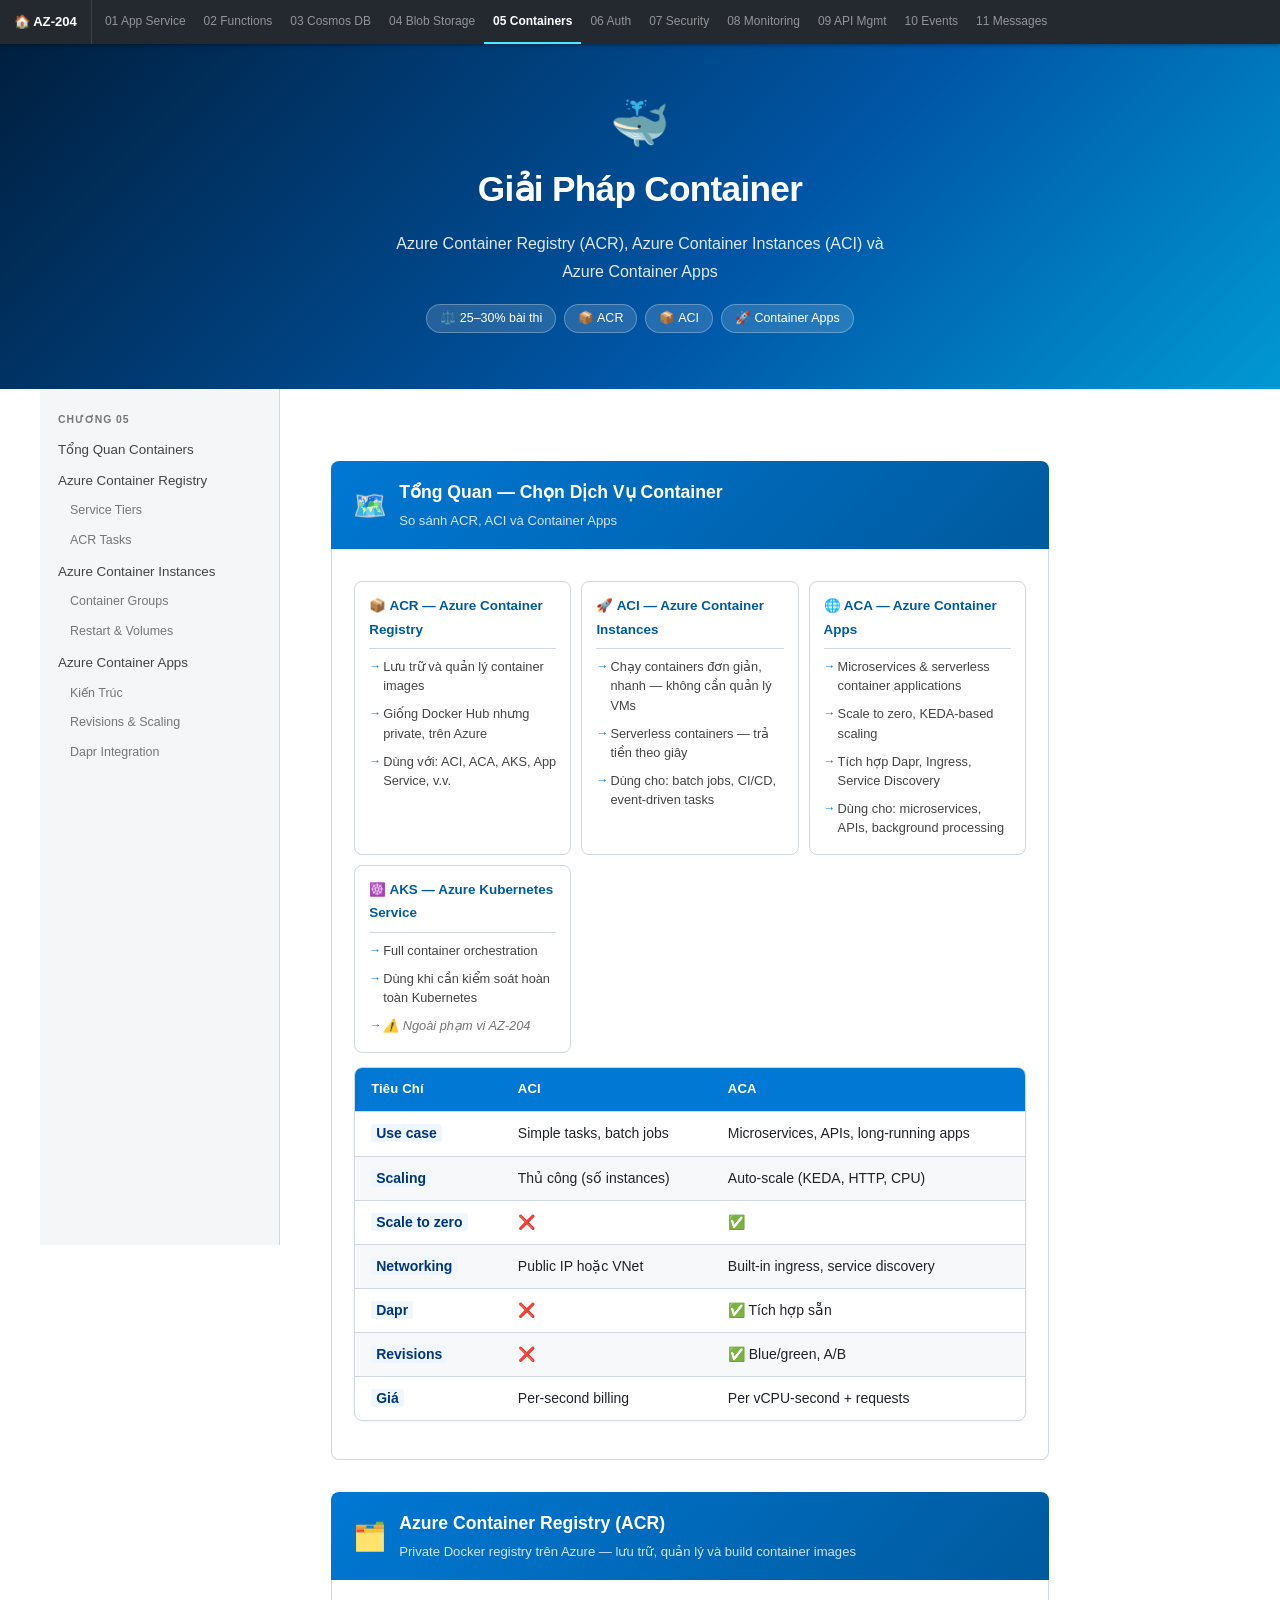
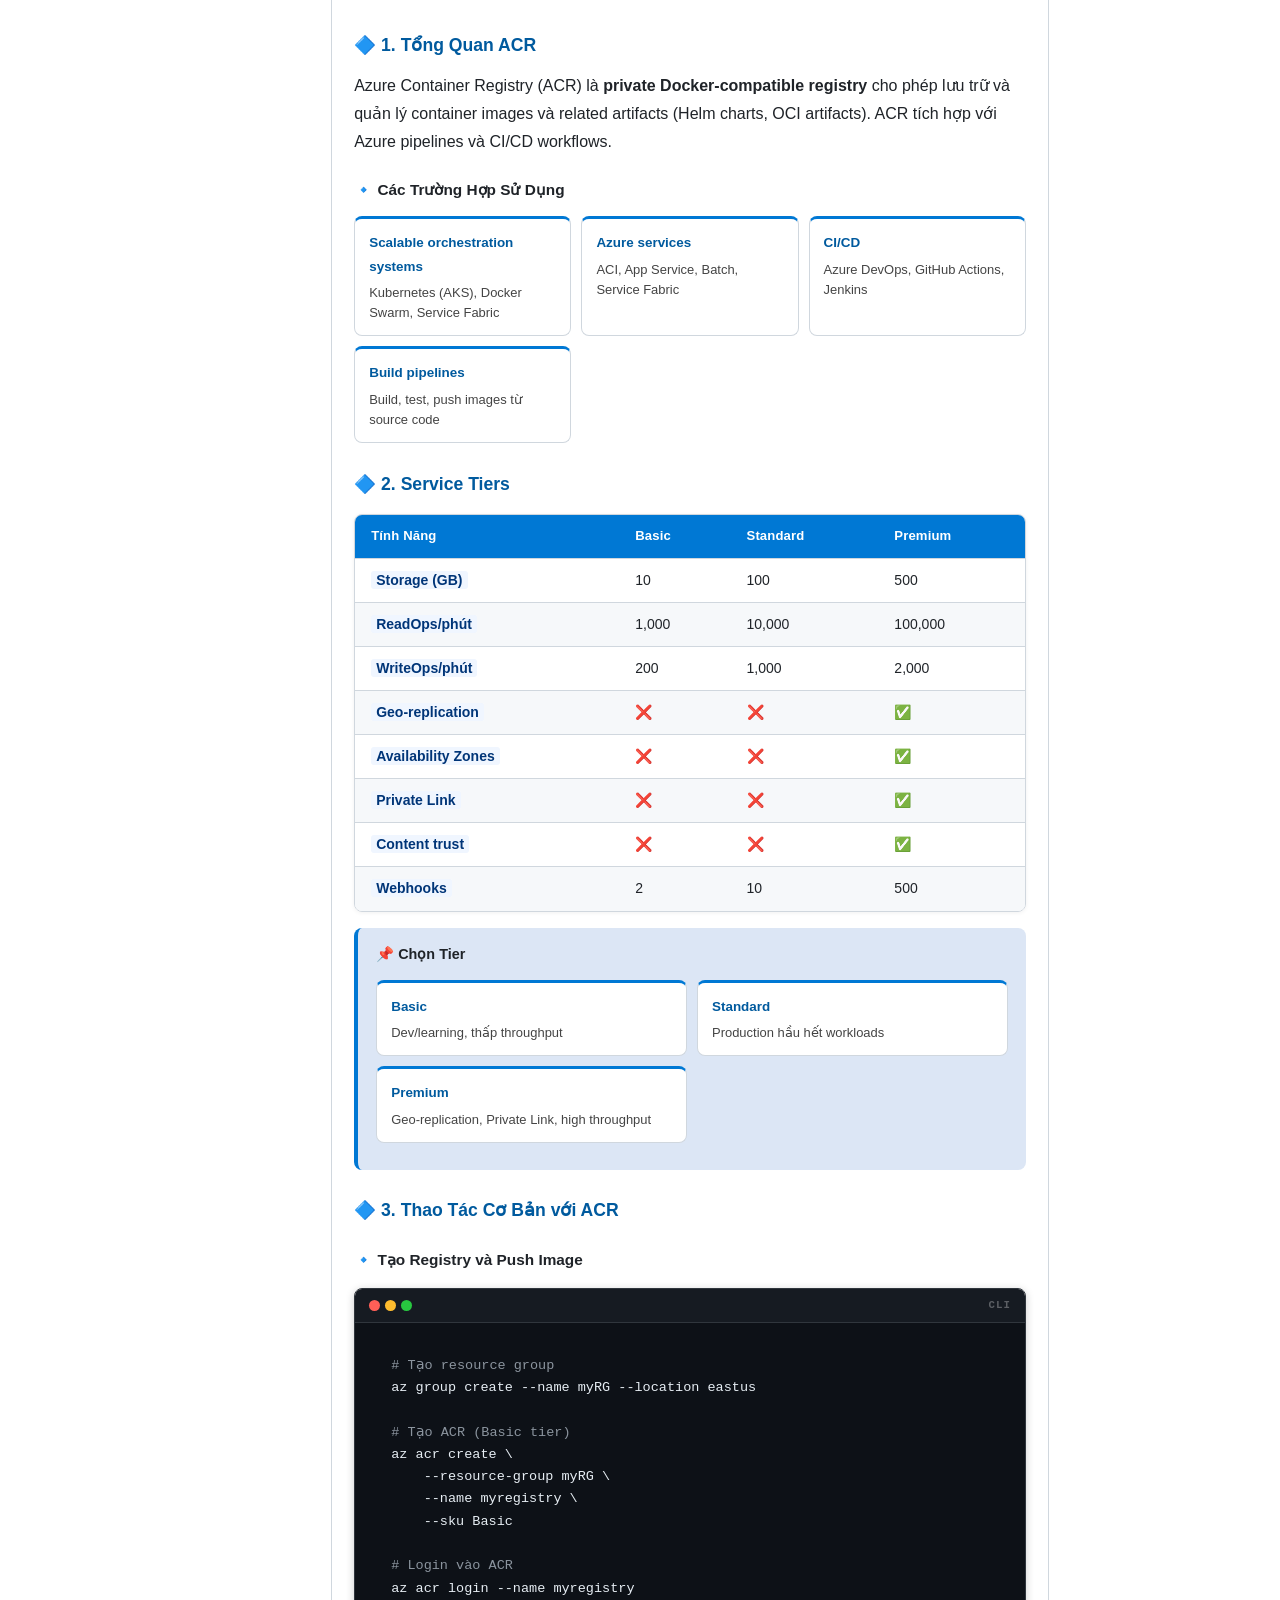
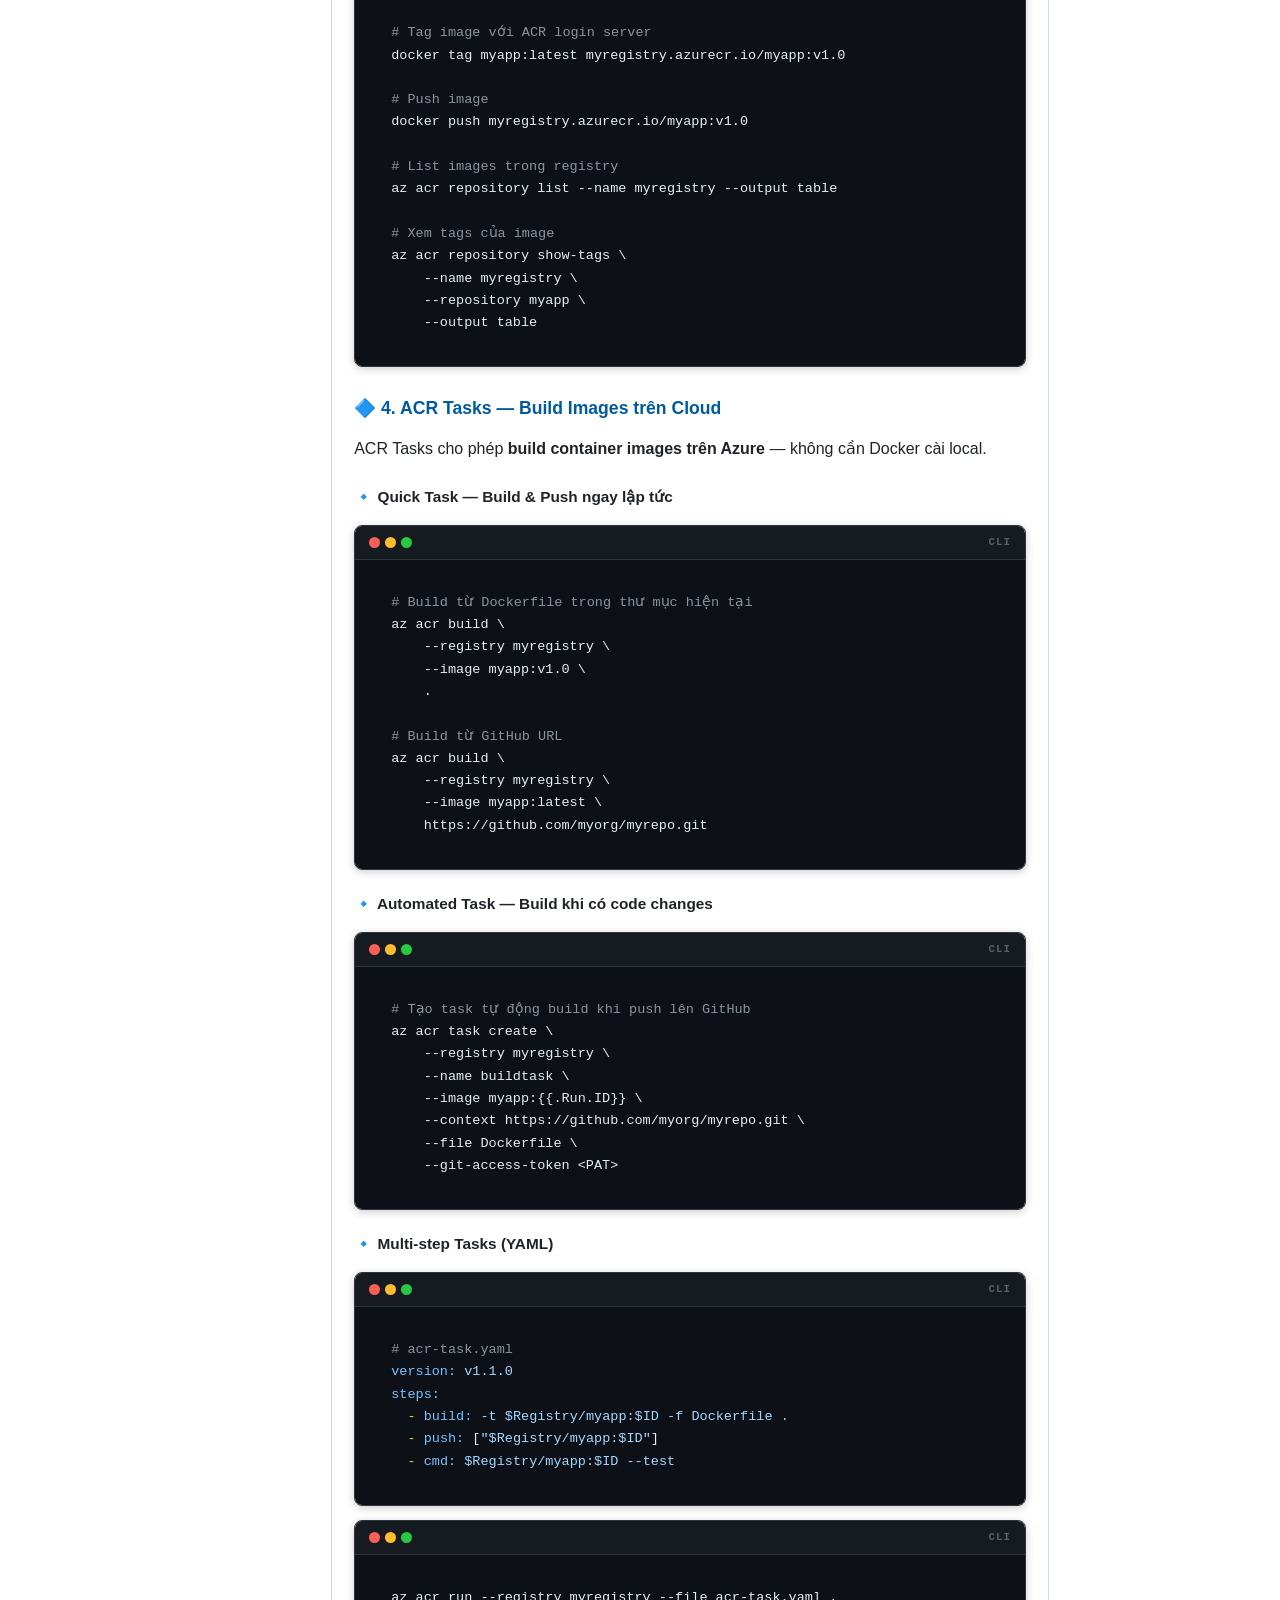
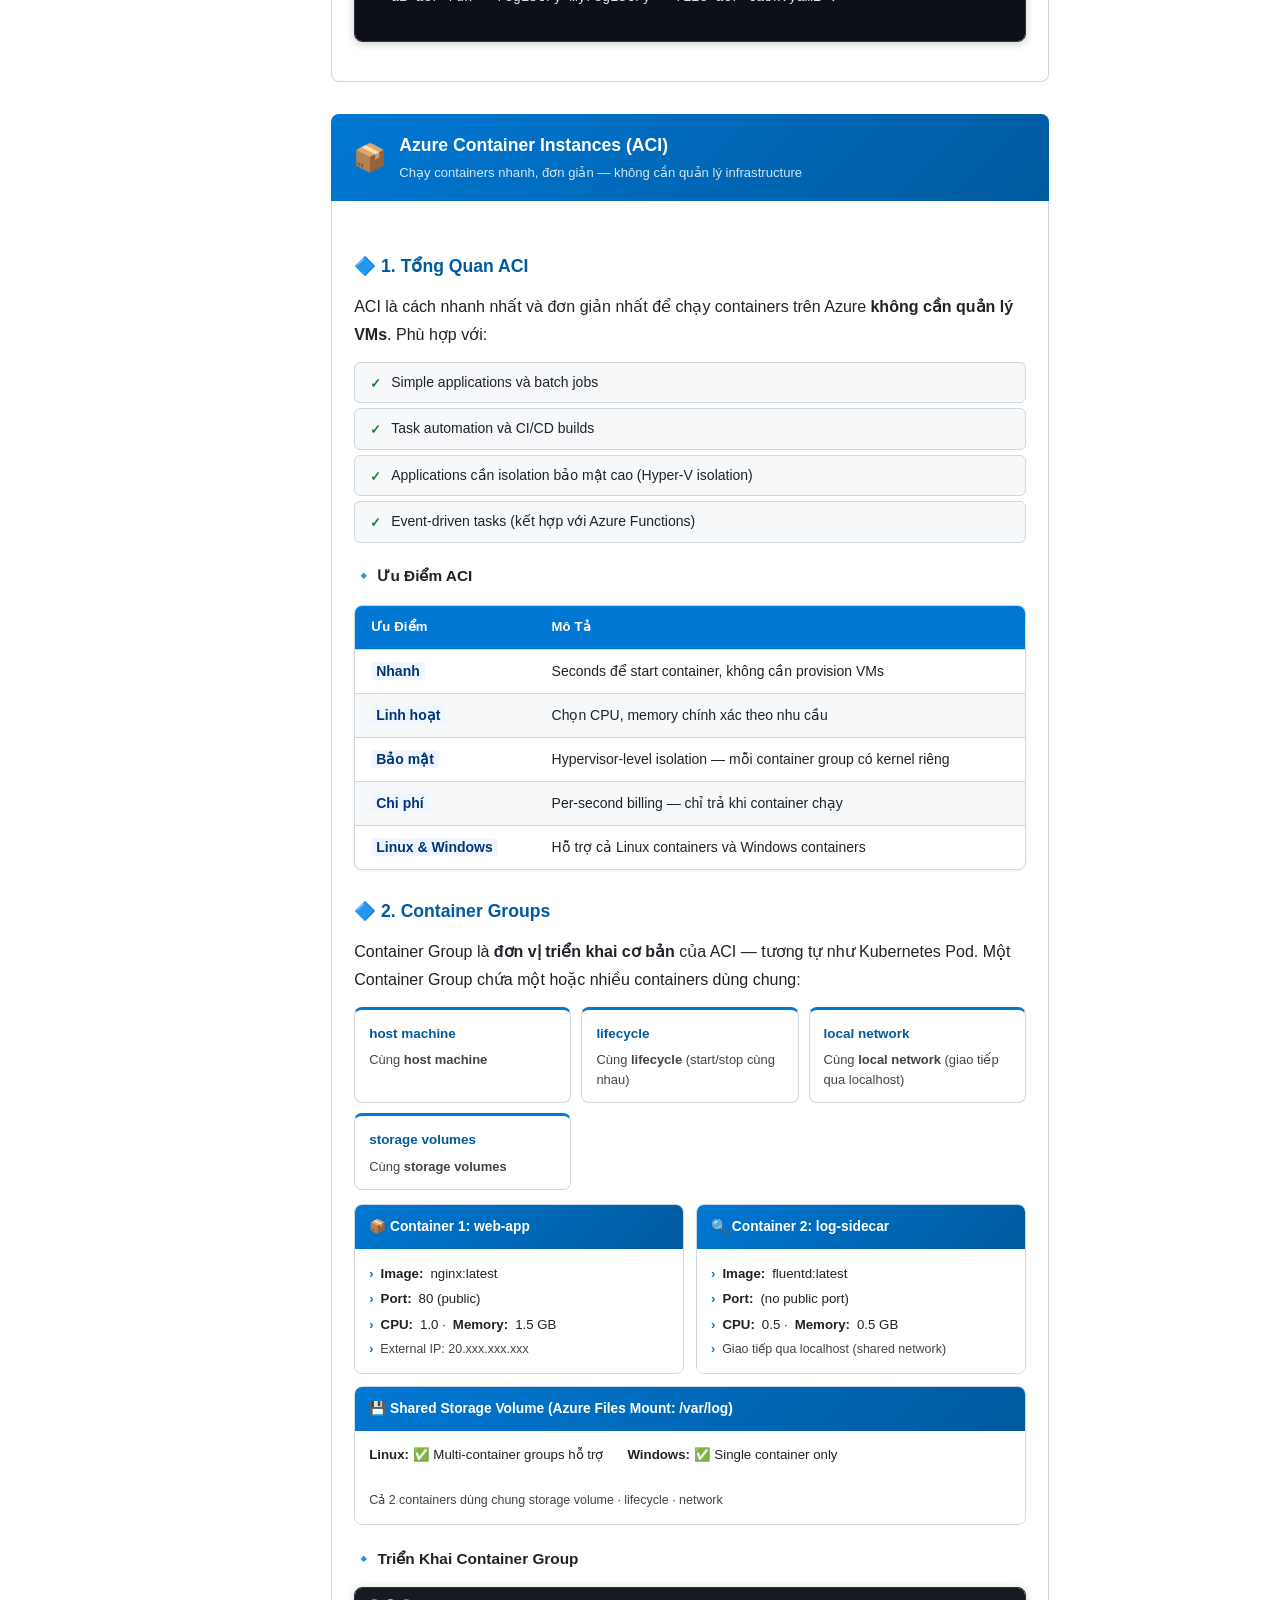
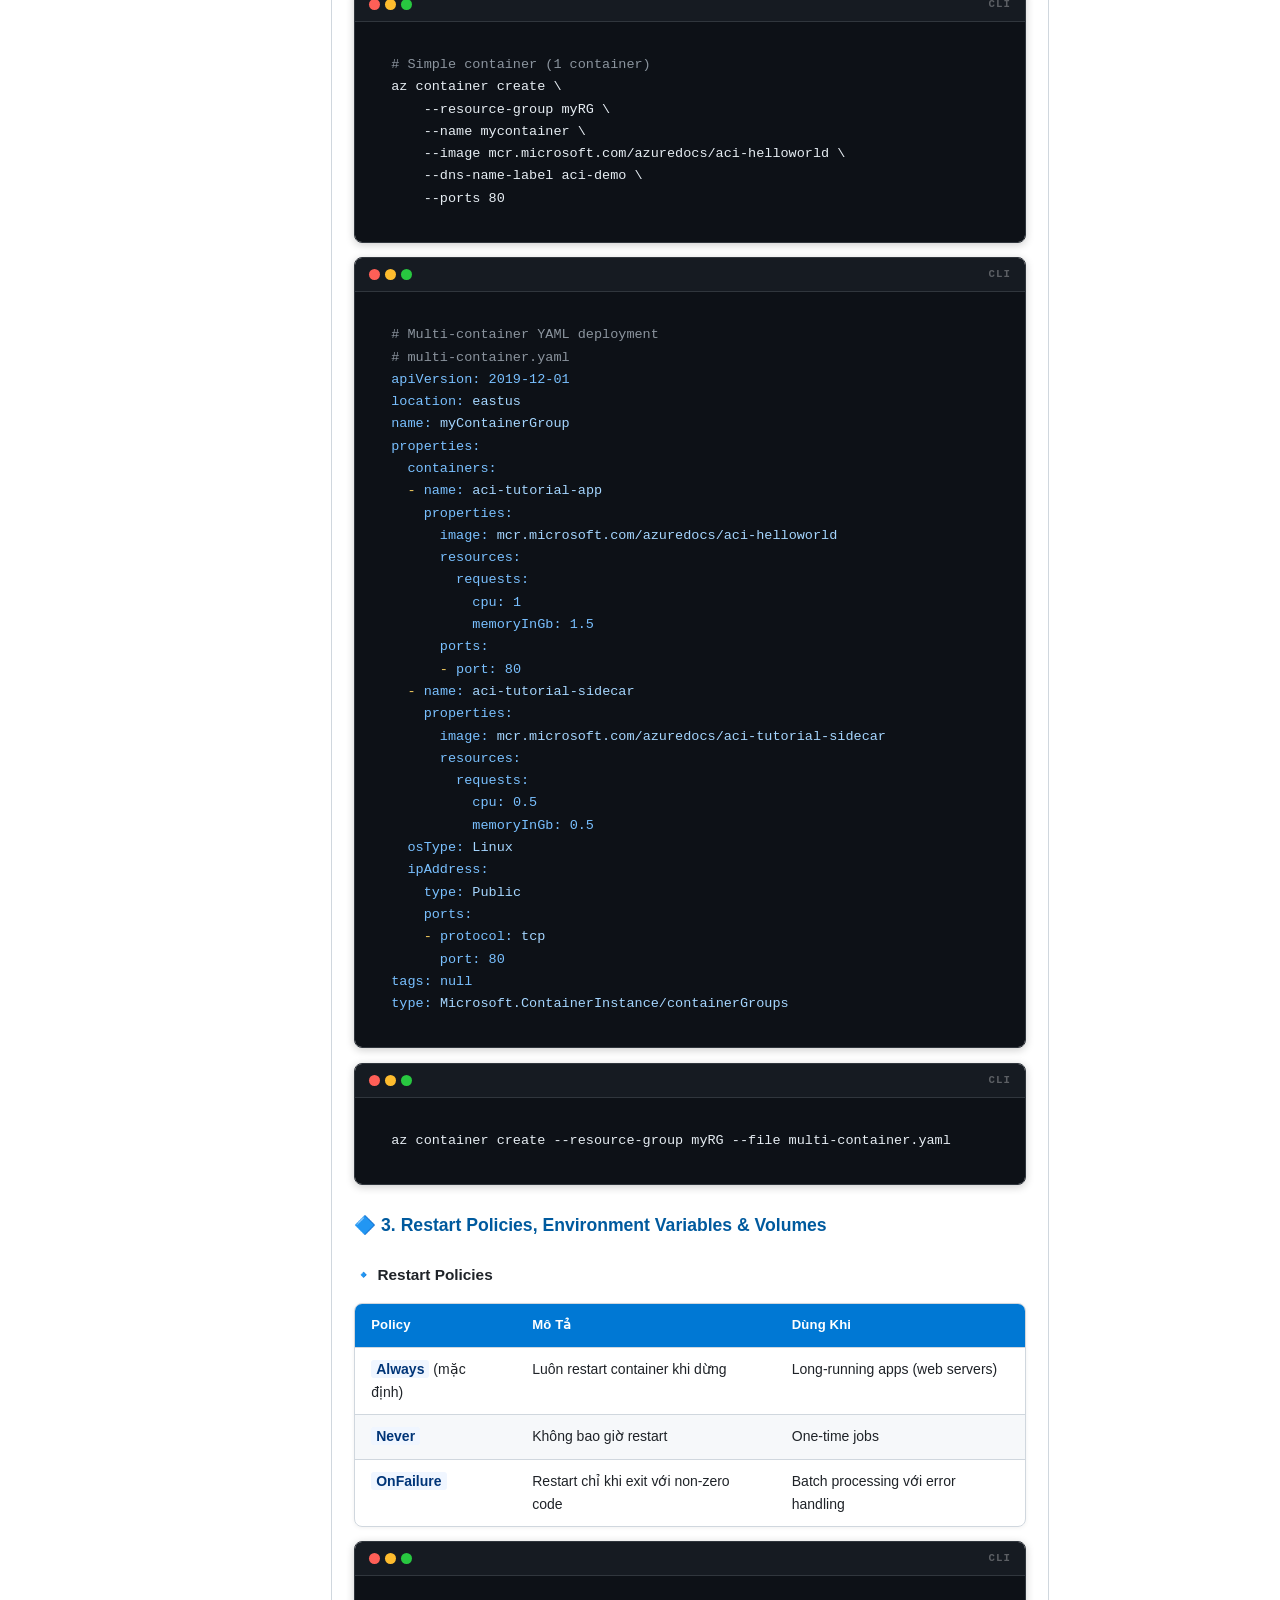
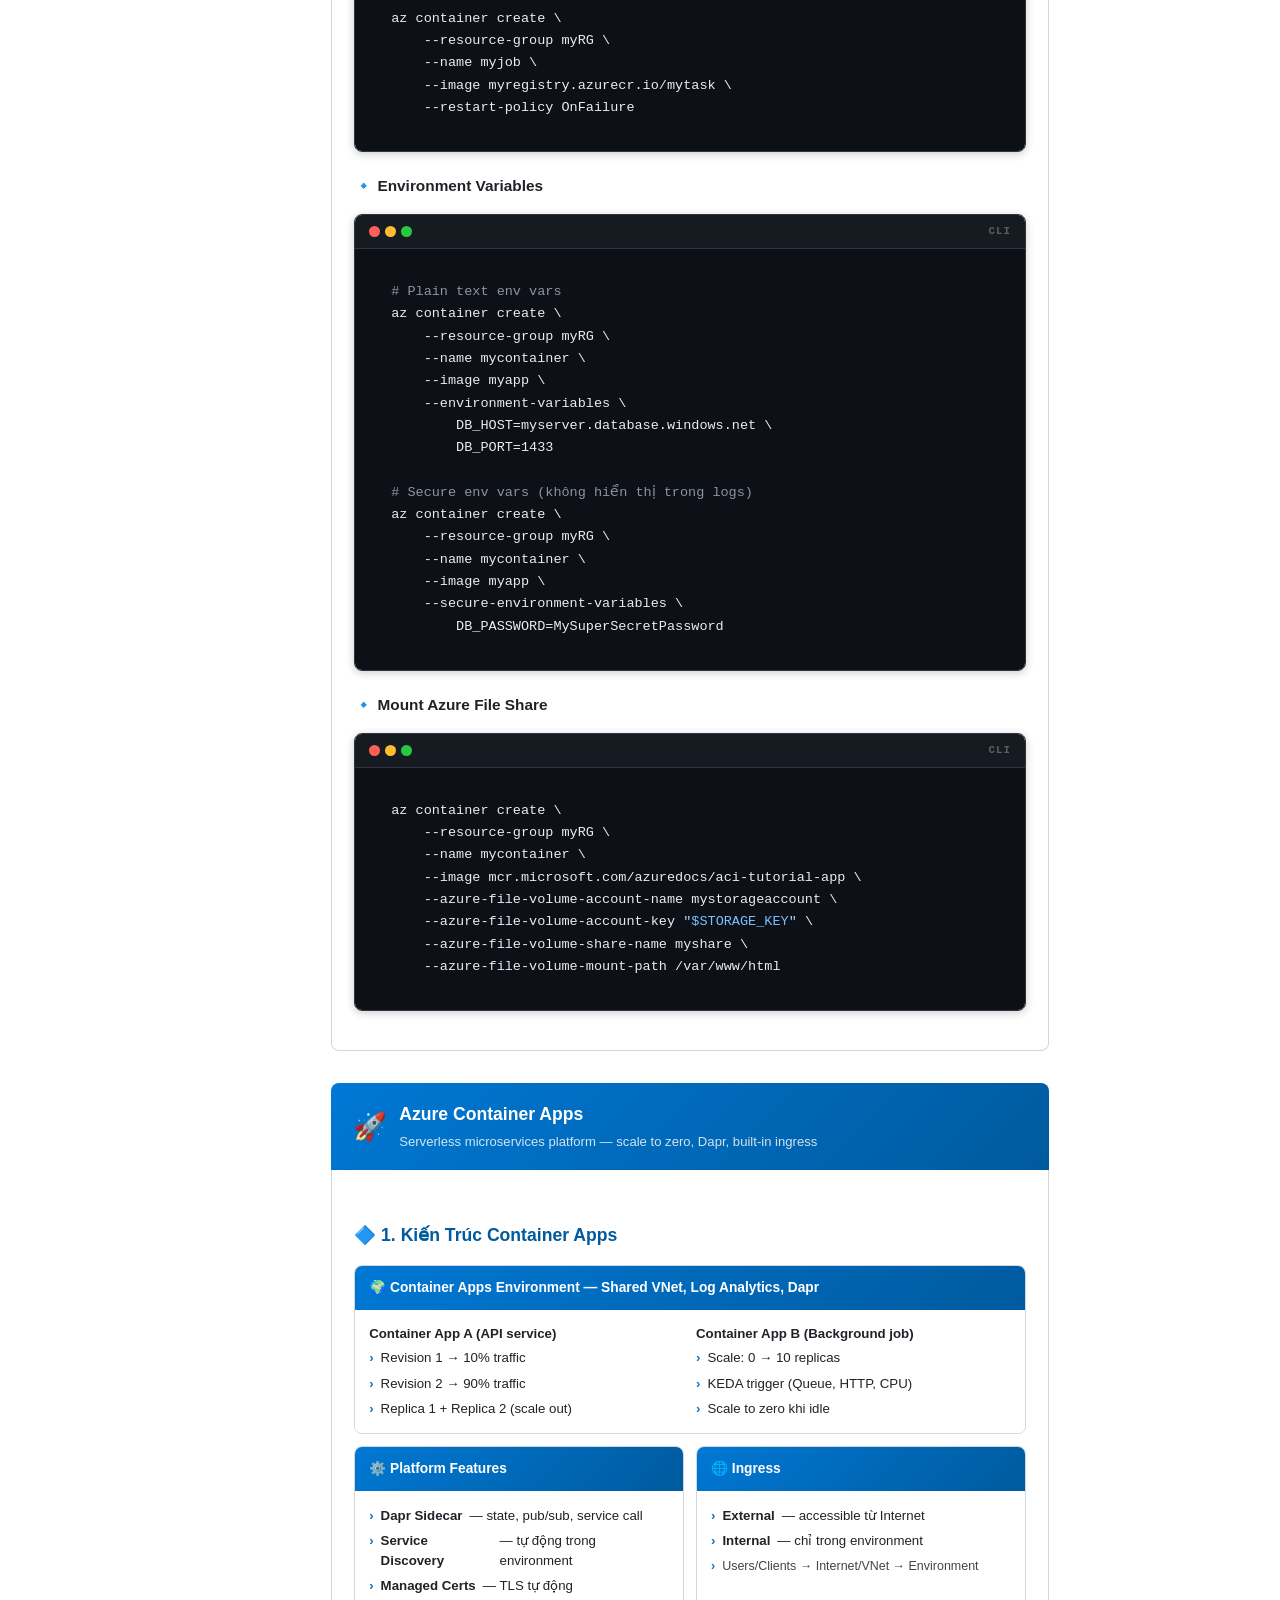
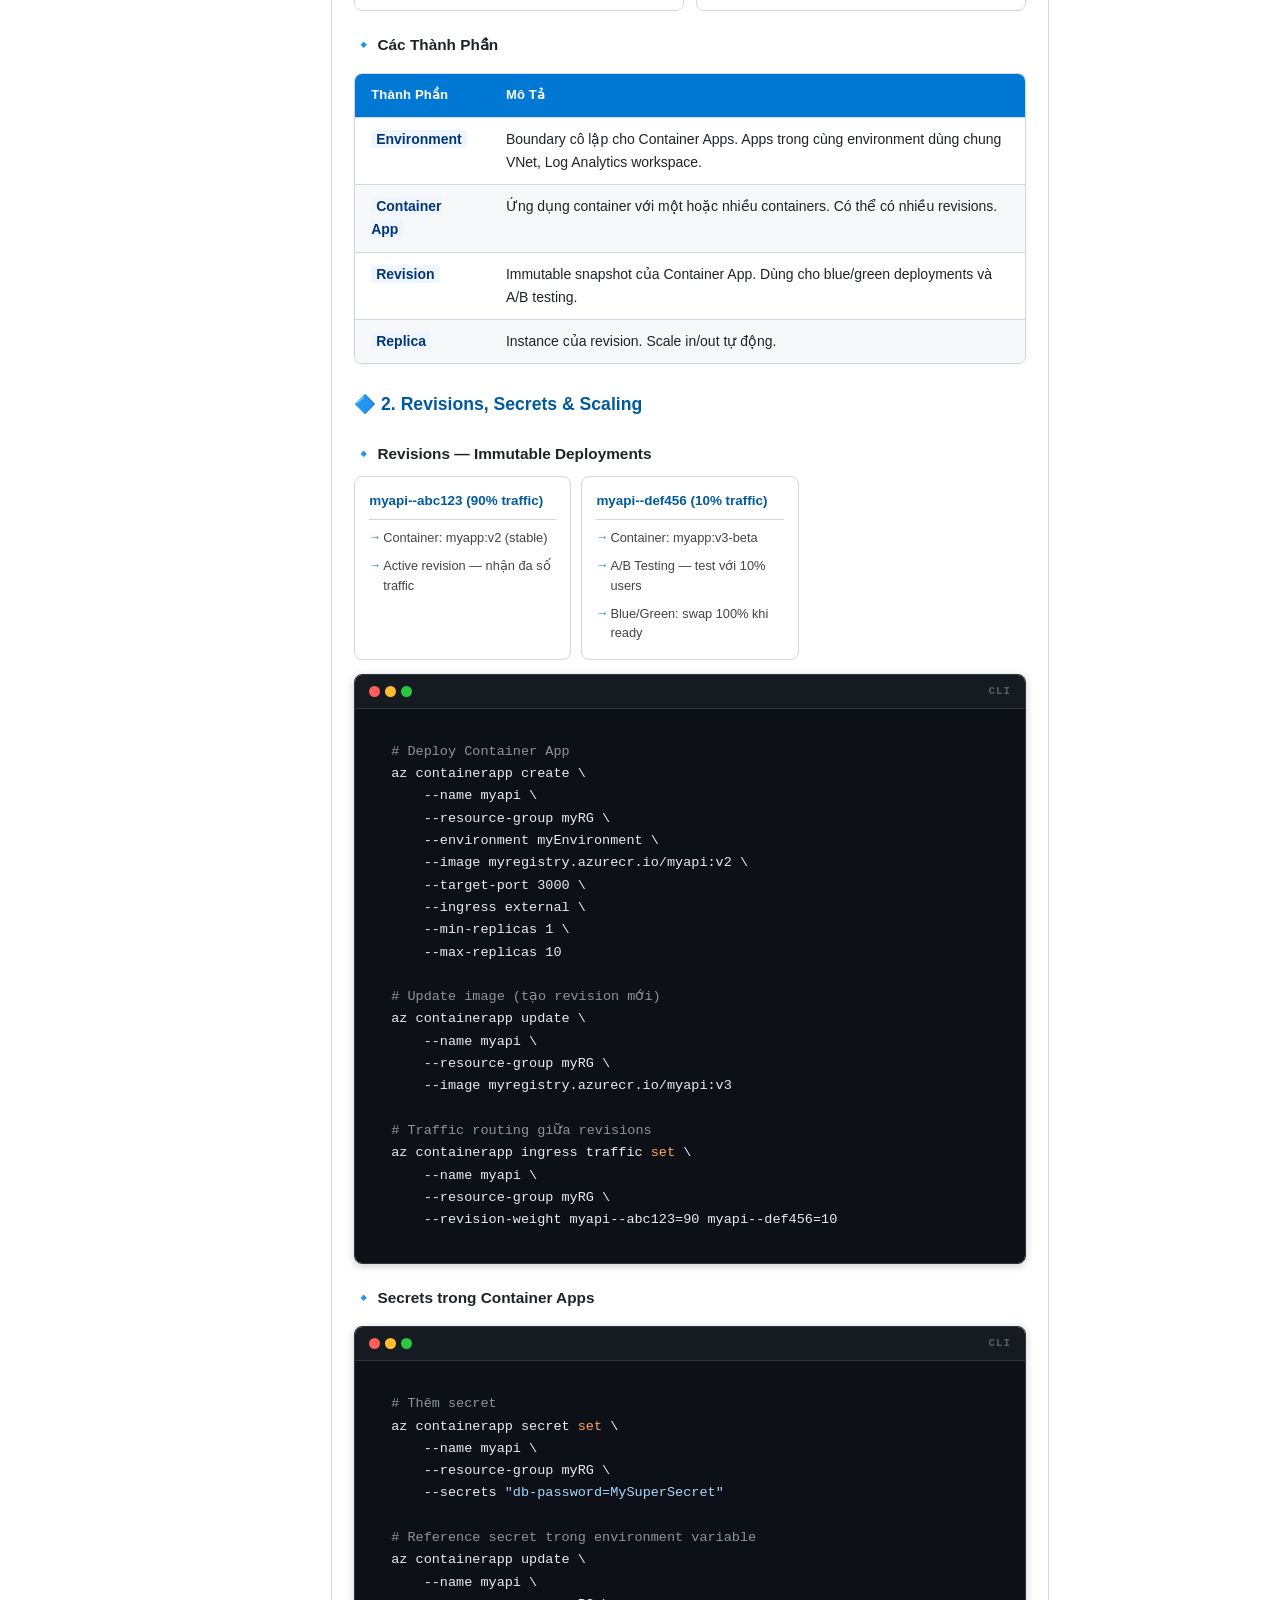
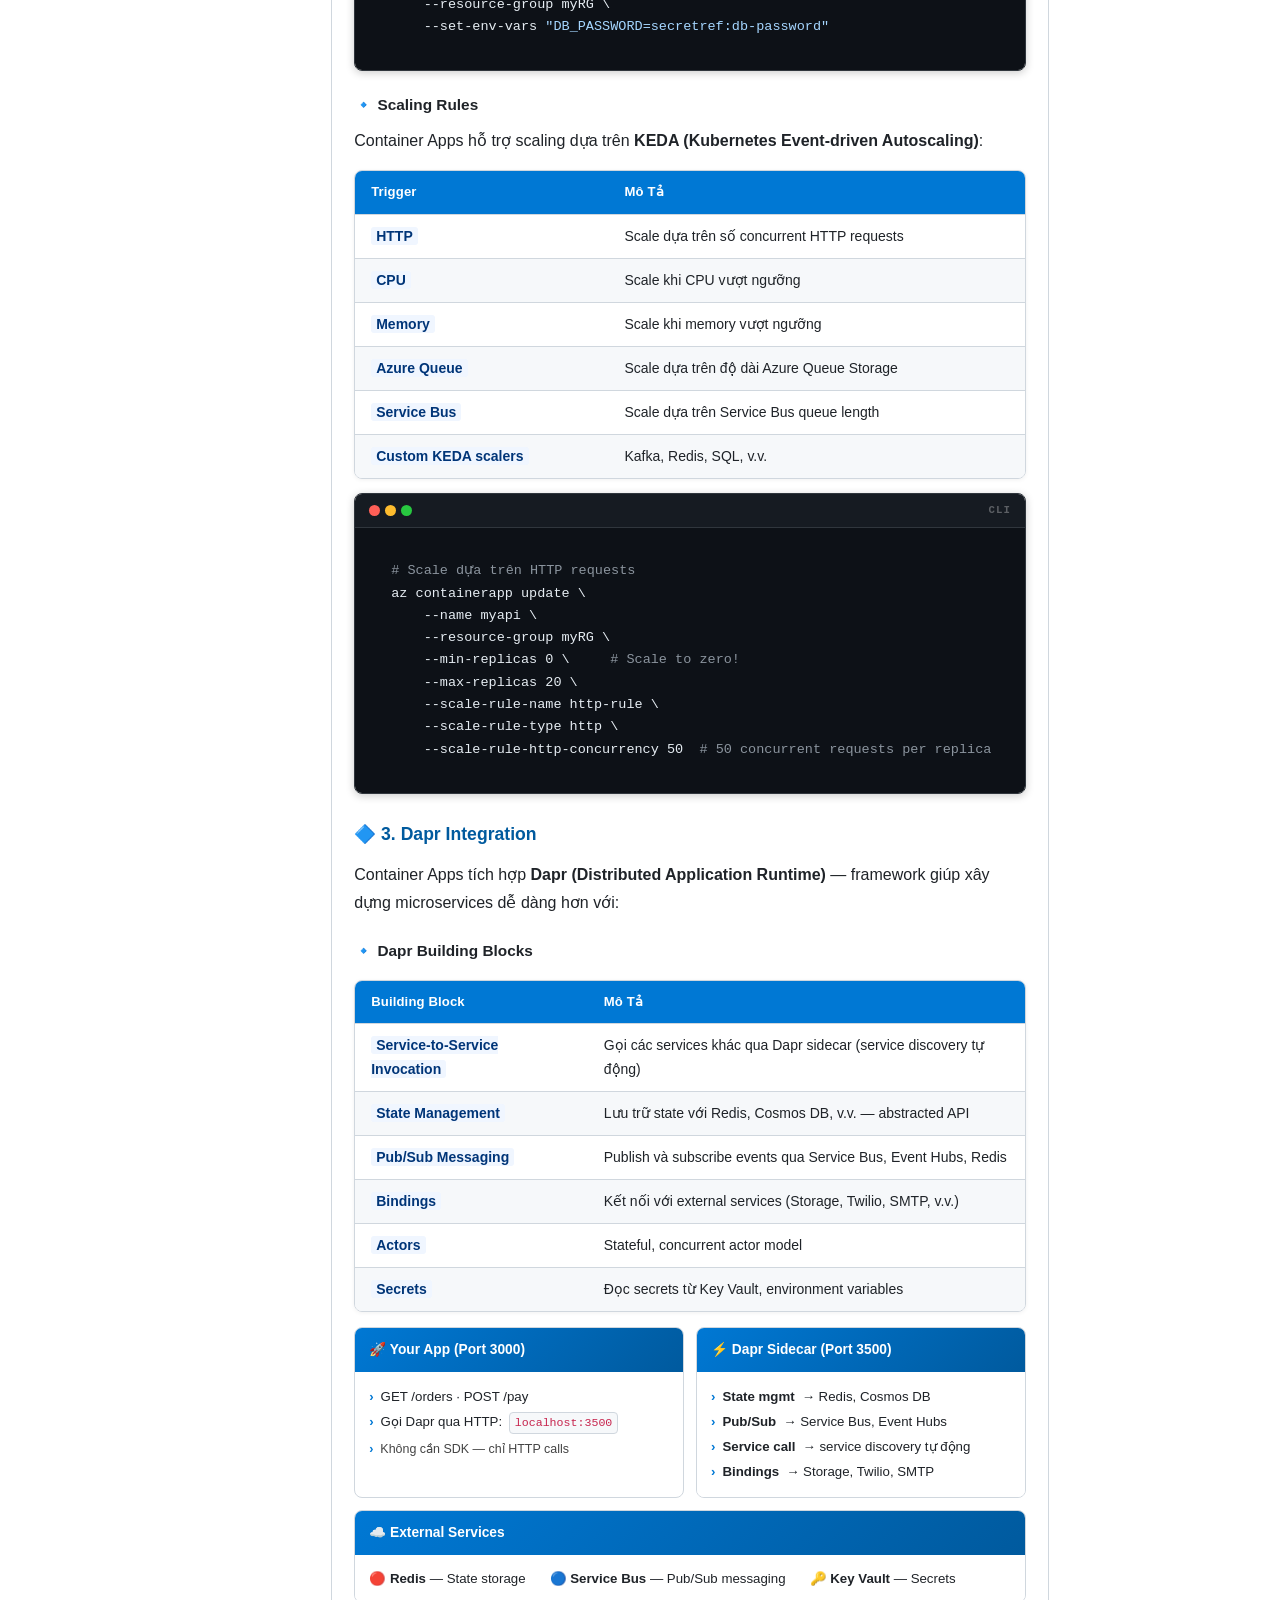
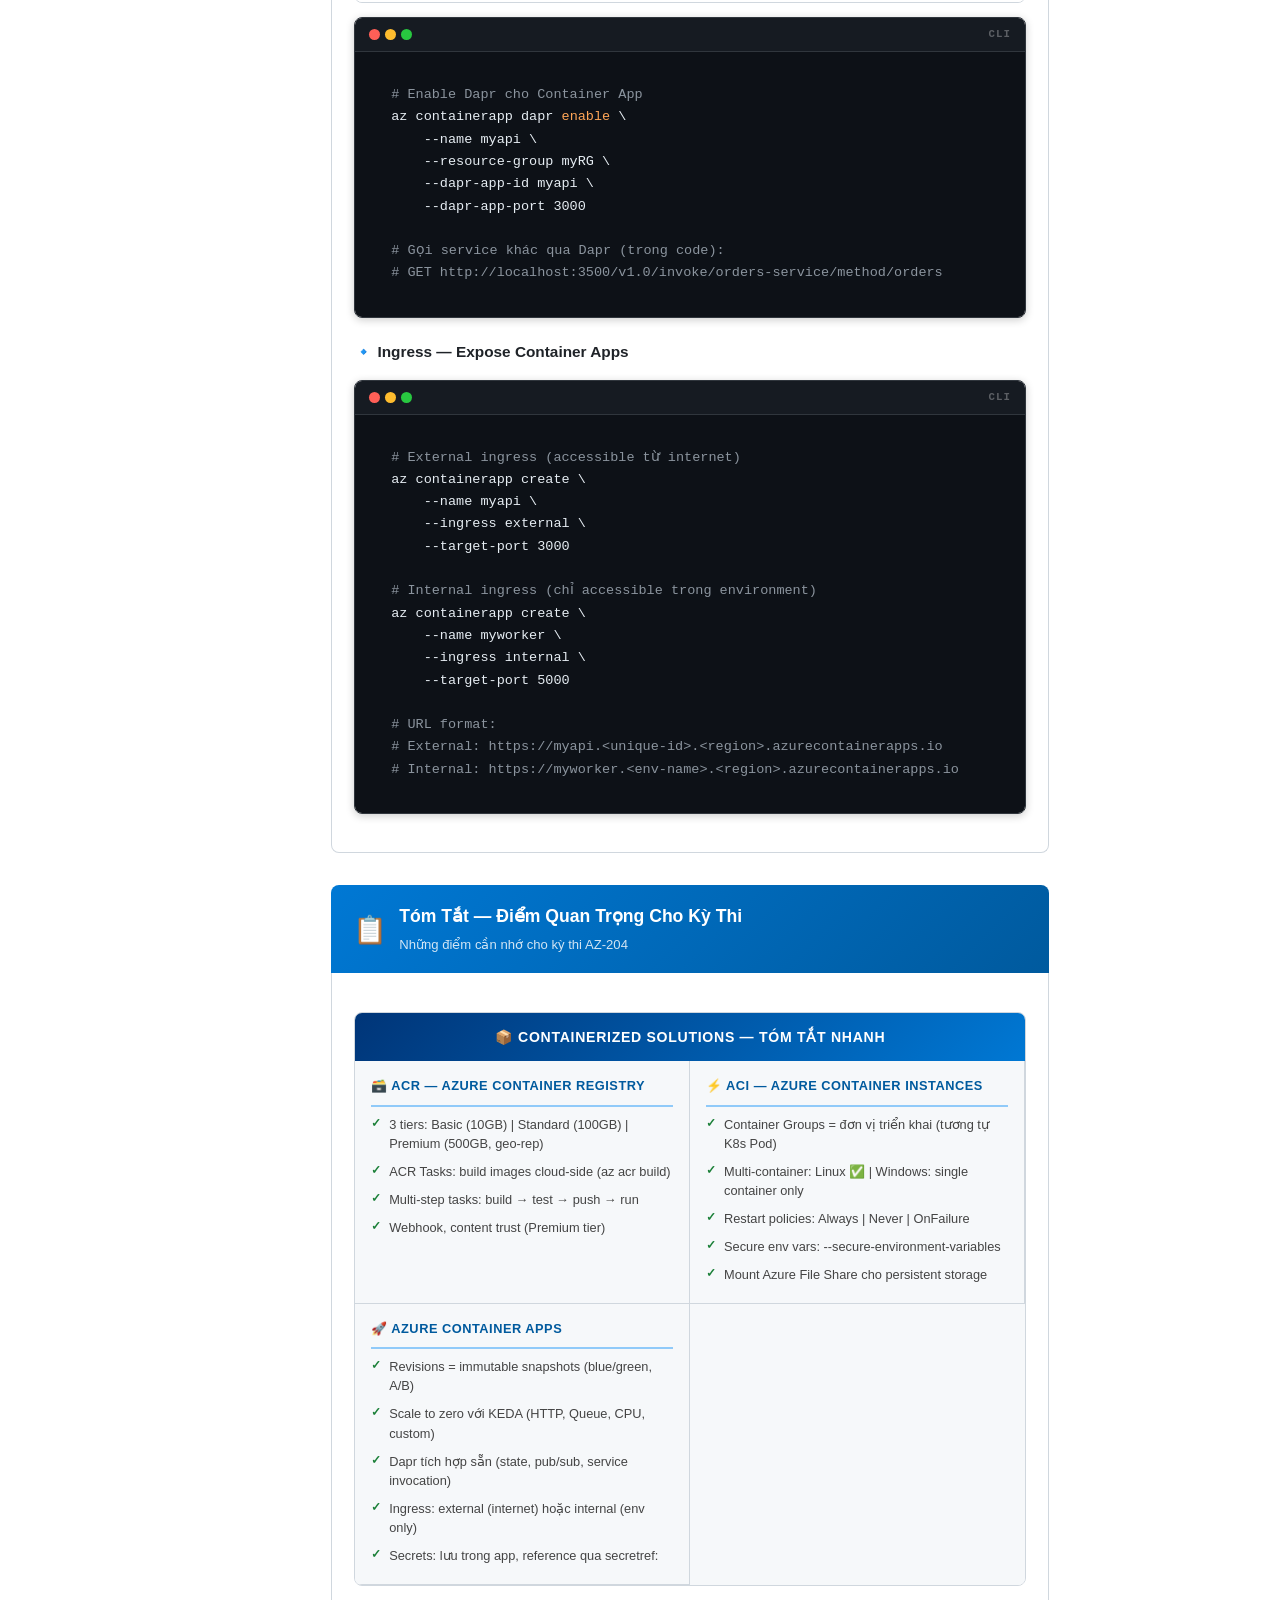
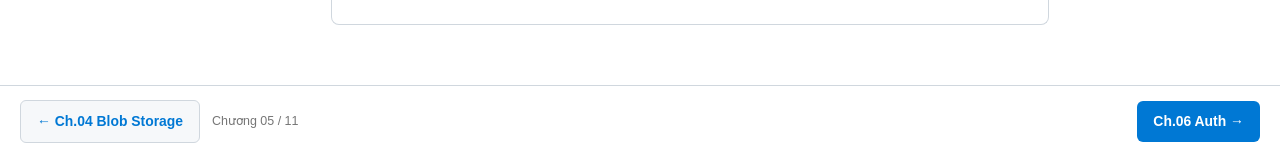
<file: az-204/05-containerized-solutions.html>
<!DOCTYPE html>
<html lang="vi">
<head>
<meta charset="UTF-8">
<meta name="viewport" content="width=device-width, initial-scale=1.0">
<title>AZ-204 | Chương 05 – Giải Pháp Container: ACR, ACI, Container Apps</title>
<link rel="stylesheet" href="common.css">
<link rel="stylesheet" href="code-diagram.css">
<style>
/* ── Chapter 05: Containerized Solutions ── */
.hero { background: linear-gradient(135deg, #001f3f 0%, #0057a8 60%, #0099d4 100%); }
.nav-bottom { background: white; border-top: 1px solid var(--border); padding: 20px 32px; display: flex; justify-content: space-between; align-items: center; flex-wrap: wrap; gap: 12px; }
.nav-btn { display: inline-flex; align-items: center; gap: 8px; background: var(--blue-5); color: white; padding: 10px 20px; border-radius: 8px; text-decoration: none; font-weight: 600; font-size: .9rem; }
.nav-btn.outline { background: white; color: var(--blue-5); border: 2px solid var(--blue-5); }
</style>
</head>
<body>

<nav id="cnav">
  <a href="index.html" class="cnav-home">🏠 AZ-204</a>
  <div id="cnav-links">
    <a href="01-azure-app-service.html">01 App Service</a>
    <a href="02-azure-functions.html">02 Functions</a>
    <a href="03-cosmos-db.html">03 Cosmos DB</a>
    <a href="04-blob-storage.html">04 Blob Storage</a>
    <a href="05-containerized-solutions.html" class="on">05 Containers</a>
    <a href="06-authentication.html">06 Auth</a>
    <a href="07-security.html">07 Security</a>
    <a href="08-monitoring.html">08 Monitoring</a>
    <a href="09-api-management.html">09 API Mgmt</a>
    <a href="10-event-based.html">10 Events</a>
    <a href="11-message-based.html">11 Messages</a>
  </div>
  <button id="toc-btn" onclick="toggleToc()">☰ Mục lục</button>
</nav>
<div id="toc-bd" onclick="closeToc()"></div>

<div class="hero">
  <div class="hero-ico">🐳</div>
  <h1>Giải Pháp Container</h1>
  <p>Azure Container Registry (ACR), Azure Container Instances (ACI) và Azure Container Apps</p>
  <div class="hero-tags">
    <span class="hero-tag">⚖️ 25–30% bài thi</span>
    <span class="hero-tag">📦 ACR</span>
    <span class="hero-tag">📦 ACI</span>
    <span class="hero-tag">🚀 Container Apps</span>
  </div>
</div>

<div class="wrap">
<nav id="toc">
  <div class="toc-lbl">Chương 05</div>
  <a href="#overview">Tổng Quan Containers</a>
  <a href="#acr">Azure Container Registry</a>
  <a href="#acr-tiers" class="sub">Service Tiers</a>
  <a href="#acr-tasks" class="sub">ACR Tasks</a>
  <a href="#aci">Azure Container Instances</a>
  <a href="#aci-groups" class="sub">Container Groups</a>
  <a href="#aci-config" class="sub">Restart &amp; Volumes</a>
  <a href="#aca">Azure Container Apps</a>
  <a href="#aca-arch" class="sub">Kiến Trúc</a>
  <a href="#aca-revisions" class="sub">Revisions &amp; Scaling</a>
  <a href="#aca-dapr" class="sub">Dapr Integration</a>
</nav>
<main class="content">

<!-- OVERVIEW -->
<div id="overview">
  <div class="mhd"><div class="mhd-ico">🗺️</div><div><h2>Tổng Quan — Chọn Dịch Vụ Container</h2><div class="mhd-sub">So sánh ACR, ACI và Container Apps</div></div></div>
  <div class="msec">
    <section id="overview">
      <div class="dg-cards">
        <div class="dg-card">
          <div class="dg-card-title">📦 ACR — Azure Container Registry</div>
          <ul>
            <li>Lưu trữ và quản lý container images</li>
            <li>Giống Docker Hub nhưng private, trên Azure</li>
            <li>Dùng với: ACI, ACA, AKS, App Service, v.v.</li>
          </ul>
        </div>
        <div class="dg-card">
          <div class="dg-card-title">🚀 ACI — Azure Container Instances</div>
          <ul>
            <li>Chạy containers đơn giản, nhanh — không cần quản lý VMs</li>
            <li>Serverless containers — trả tiền theo giây</li>
            <li>Dùng cho: batch jobs, CI/CD, event-driven tasks</li>
          </ul>
        </div>
        <div class="dg-card">
          <div class="dg-card-title">🌐 ACA — Azure Container Apps</div>
          <ul>
            <li>Microservices &amp; serverless container applications</li>
            <li>Scale to zero, KEDA-based scaling</li>
            <li>Tích hợp Dapr, Ingress, Service Discovery</li>
            <li>Dùng cho: microservices, APIs, background processing</li>
          </ul>
        </div>
        <div class="dg-card">
          <div class="dg-card-title">☸️ AKS — Azure Kubernetes Service</div>
          <ul>
            <li>Full container orchestration</li>
            <li>Dùng khi cần kiểm soát hoàn toàn Kubernetes</li>
            <li style="color:var(--muted);font-style:italic">⚠️ Ngoài phạm vi AZ-204</li>
          </ul>
        </div>
      </div>

      <table>
        <thead><tr><th>Tiêu Chí</th><th>ACI</th><th>ACA</th></tr></thead>
        <tbody>
          <tr><td><strong>Use case</strong></td><td>Simple tasks, batch jobs</td><td>Microservices, APIs, long-running apps</td></tr>
          <tr><td><strong>Scaling</strong></td><td>Thủ công (số instances)</td><td>Auto-scale (KEDA, HTTP, CPU)</td></tr>
          <tr><td><strong>Scale to zero</strong></td><td>❌</td><td>✅</td></tr>
          <tr><td><strong>Networking</strong></td><td>Public IP hoặc VNet</td><td>Built-in ingress, service discovery</td></tr>
          <tr><td><strong>Dapr</strong></td><td>❌</td><td>✅ Tích hợp sẵn</td></tr>
          <tr><td><strong>Revisions</strong></td><td>❌</td><td>✅ Blue/green, A/B</td></tr>
          <tr><td><strong>Giá</strong></td><td>Per-second billing</td><td>Per vCPU-second + requests</td></tr>
        </tbody>
      </table>
    </section>
  </div>
</div>

<!-- ACR -->
<div id="acr">
  <div class="mhd"><div class="mhd-ico">🗂️</div><div><h2>Azure Container Registry (ACR)</h2><div class="mhd-sub">Private Docker registry trên Azure — lưu trữ, quản lý và build container images</div></div></div>
  <div class="msec">

    <section>
      <h3>🔷 1. Tổng Quan ACR</h3>
      <p>Azure Container Registry (ACR) là <strong>private Docker-compatible registry</strong> cho phép lưu trữ và quản lý container images và related artifacts (Helm charts, OCI artifacts). ACR tích hợp với Azure pipelines và CI/CD workflows.</p>

      <h4>🔹 Các Trường Hợp Sử Dụng</h4>
      <ul>
        <li><strong>Scalable orchestration systems</strong> — Kubernetes (AKS), Docker Swarm, Service Fabric</li>
        <li><strong>Azure services</strong> — ACI, App Service, Batch, Service Fabric</li>
        <li><strong>CI/CD</strong> — Azure DevOps, GitHub Actions, Jenkins</li>
        <li><strong>Build pipelines</strong> — Build, test, push images từ source code</li>
      </ul>
    </section>

    <section id="acr-tiers">
      <h3>🔷 2. Service Tiers</h3>
      <table>
        <thead><tr><th>Tính Năng</th><th>Basic</th><th>Standard</th><th>Premium</th></tr></thead>
        <tbody>
          <tr><td><strong>Storage (GB)</strong></td><td>10</td><td>100</td><td>500</td></tr>
          <tr><td><strong>ReadOps/phút</strong></td><td>1,000</td><td>10,000</td><td>100,000</td></tr>
          <tr><td><strong>WriteOps/phút</strong></td><td>200</td><td>1,000</td><td>2,000</td></tr>
          <tr><td><strong>Geo-replication</strong></td><td>❌</td><td>❌</td><td>✅</td></tr>
          <tr><td><strong>Availability Zones</strong></td><td>❌</td><td>❌</td><td>✅</td></tr>
          <tr><td><strong>Private Link</strong></td><td>❌</td><td>❌</td><td>✅</td></tr>
          <tr><td><strong>Content trust</strong></td><td>❌</td><td>❌</td><td>✅</td></tr>
          <tr><td><strong>Webhooks</strong></td><td>2</td><td>10</td><td>500</td></tr>
        </tbody>
      </table>
      <div class="callout info">
        <div class="callout-title">📌 Chọn Tier</div>
        <ul>
          <li><strong>Basic</strong> — Dev/learning, thấp throughput</li>
          <li><strong>Standard</strong> — Production hầu hết workloads</li>
          <li><strong>Premium</strong> — Geo-replication, Private Link, high throughput</li>
        </ul>
      </div>
    </section>

    <section>
      <h3>🔷 3. Thao Tác Cơ Bản với ACR</h3>

      <h4>🔹 Tạo Registry và Push Image</h4>
      <div class="cb">
<div class="cb-hd"><div class="dots"><i class="dr"></i><i class="dy"></i><i class="dg"></i></div><span class="cb-lang">CLI</span></div>
<pre><code class="language-bash"># Tạo resource group
az group create --name myRG --location eastus

# Tạo ACR (Basic tier)
az acr create \
    --resource-group myRG \
    --name myregistry \
    --sku Basic

# Login vào ACR
az acr login --name myregistry

# Tag image với ACR login server
docker tag myapp:latest myregistry.azurecr.io/myapp:v1.0

# Push image
docker push myregistry.azurecr.io/myapp:v1.0

# List images trong registry
az acr repository list --name myregistry --output table

# Xem tags của image
az acr repository show-tags \
    --name myregistry \
    --repository myapp \
    --output table</code></pre>
</div>
    </section>

    <section id="acr-tasks">
      <h3>🔷 4. ACR Tasks — Build Images trên Cloud</h3>
      <p>ACR Tasks cho phép <strong>build container images trên Azure</strong> — không cần Docker cài local.</p>

      <h4>🔹 Quick Task — Build &amp; Push ngay lập tức</h4>
      <div class="cb">
<div class="cb-hd"><div class="dots"><i class="dr"></i><i class="dy"></i><i class="dg"></i></div><span class="cb-lang">CLI</span></div>
<pre><code class="language-bash"># Build từ Dockerfile trong thư mục hiện tại
az acr build \
    --registry myregistry \
    --image myapp:v1.0 \
    .

# Build từ GitHub URL
az acr build \
    --registry myregistry \
    --image myapp:latest \
    https://github.com/myorg/myrepo.git</code></pre>
</div>

      <h4>🔹 Automated Task — Build khi có code changes</h4>
      <div class="cb">
<div class="cb-hd"><div class="dots"><i class="dr"></i><i class="dy"></i><i class="dg"></i></div><span class="cb-lang">CLI</span></div>
<pre><code class="language-bash"># Tạo task tự động build khi push lên GitHub
az acr task create \
    --registry myregistry \
    --name buildtask \
    --image myapp:{{.Run.ID}} \
    --context https://github.com/myorg/myrepo.git \
    --file Dockerfile \
    --git-access-token &lt;PAT&gt;</code></pre>
</div>

      <h4>🔹 Multi-step Tasks (YAML)</h4>
      <div class="cb">
<div class="cb-hd"><div class="dots"><i class="dr"></i><i class="dy"></i><i class="dg"></i></div><span class="cb-lang">CLI</span></div>
<pre><code class="language-yaml"># acr-task.yaml
version: v1.1.0
steps:
  - build: -t $Registry/myapp:$ID -f Dockerfile .
  - push: ["$Registry/myapp:$ID"]
  - cmd: $Registry/myapp:$ID --test</code></pre>
</div>
      <div class="cb">
<div class="cb-hd"><div class="dots"><i class="dr"></i><i class="dy"></i><i class="dg"></i></div><span class="cb-lang">CLI</span></div>
<pre><code class="language-bash">az acr run --registry myregistry --file acr-task.yaml .</code></pre>
</div>
    </section>

  </div>
</div>

<!-- ACI -->
<div id="aci">
  <div class="mhd"><div class="mhd-ico">📦</div><div><h2>Azure Container Instances (ACI)</h2><div class="mhd-sub">Chạy containers nhanh, đơn giản — không cần quản lý infrastructure</div></div></div>
  <div class="msec">

    <section>
      <h3>🔷 1. Tổng Quan ACI</h3>
      <p>ACI là cách nhanh nhất và đơn giản nhất để chạy containers trên Azure <strong>không cần quản lý VMs</strong>. Phù hợp với:</p>
      <ul>
        <li>Simple applications và batch jobs</li>
        <li>Task automation và CI/CD builds</li>
        <li>Applications cần isolation bảo mật cao (Hyper-V isolation)</li>
        <li>Event-driven tasks (kết hợp với Azure Functions)</li>
      </ul>

      <h4>🔹 Ưu Điểm ACI</h4>
      <table>
        <thead><tr><th>Ưu Điểm</th><th>Mô Tả</th></tr></thead>
        <tbody>
          <tr><td><strong>Nhanh</strong></td><td>Seconds để start container, không cần provision VMs</td></tr>
          <tr><td><strong>Linh hoạt</strong></td><td>Chọn CPU, memory chính xác theo nhu cầu</td></tr>
          <tr><td><strong>Bảo mật</strong></td><td>Hypervisor-level isolation — mỗi container group có kernel riêng</td></tr>
          <tr><td><strong>Chi phí</strong></td><td>Per-second billing — chỉ trả khi container chạy</td></tr>
          <tr><td><strong>Linux &amp; Windows</strong></td><td>Hỗ trợ cả Linux containers và Windows containers</td></tr>
        </tbody>
      </table>
    </section>

    <section id="aci-groups">
      <h3>🔷 2. Container Groups</h3>
      <p>Container Group là <strong>đơn vị triển khai cơ bản</strong> của ACI — tương tự như Kubernetes Pod. Một Container Group chứa một hoặc nhiều containers dùng chung:</p>
      <ul>
        <li>Cùng <strong>host machine</strong></li>
        <li>Cùng <strong>lifecycle</strong> (start/stop cùng nhau)</li>
        <li>Cùng <strong>local network</strong> (giao tiếp qua localhost)</li>
        <li>Cùng <strong>storage volumes</strong></li>
      </ul>

      <div class="arch-grid">
        <div class="arch-card">
          <div class="arch-card-hd">📦 Container 1: web-app</div>
          <div class="arch-card-body">
            <div class="arch-item"><strong>Image:</strong> nginx:latest</div>
            <div class="arch-item"><strong>Port:</strong> 80 (public)</div>
            <div class="arch-item"><strong>CPU:</strong> 1.0 · <strong>Memory:</strong> 1.5 GB</div>
            <div class="arch-item" style="color:var(--txt2);font-size:.78rem">External IP: 20.xxx.xxx.xxx</div>
          </div>
        </div>
        <div class="arch-card">
          <div class="arch-card-hd">🔍 Container 2: log-sidecar</div>
          <div class="arch-card-body">
            <div class="arch-item"><strong>Image:</strong> fluentd:latest</div>
            <div class="arch-item"><strong>Port:</strong> (no public port)</div>
            <div class="arch-item"><strong>CPU:</strong> 0.5 · <strong>Memory:</strong> 0.5 GB</div>
            <div class="arch-item" style="color:var(--txt2);font-size:.78rem">Giao tiếp qua localhost (shared network)</div>
          </div>
        </div>
        <div class="arch-card" style="grid-column:1/-1">
          <div class="arch-card-hd">💾 Shared Storage Volume (Azure Files Mount: /var/log)</div>
          <div class="arch-card-body" style="display:flex;gap:24px;flex-wrap:wrap">
            <div><strong>Linux:</strong> ✅ Multi-container groups hỗ trợ</div>
            <div><strong>Windows:</strong> ✅ Single container only</div>
            <div style="color:var(--txt2);font-size:.78rem">Cả 2 containers dùng chung storage volume · lifecycle · network</div>
          </div>
        </div>
      </div>

      <h4>🔹 Triển Khai Container Group</h4>
      <div class="cb">
<div class="cb-hd"><div class="dots"><i class="dr"></i><i class="dy"></i><i class="dg"></i></div><span class="cb-lang">CLI</span></div>
<pre><code class="language-bash"># Simple container (1 container)
az container create \
    --resource-group myRG \
    --name mycontainer \
    --image mcr.microsoft.com/azuredocs/aci-helloworld \
    --dns-name-label aci-demo \
    --ports 80</code></pre>
</div>

      <div class="cb">
<div class="cb-hd"><div class="dots"><i class="dr"></i><i class="dy"></i><i class="dg"></i></div><span class="cb-lang">CLI</span></div>
<pre><code class="language-yaml"># Multi-container YAML deployment
# multi-container.yaml
apiVersion: 2019-12-01
location: eastus
name: myContainerGroup
properties:
  containers:
  - name: aci-tutorial-app
    properties:
      image: mcr.microsoft.com/azuredocs/aci-helloworld
      resources:
        requests:
          cpu: 1
          memoryInGb: 1.5
      ports:
      - port: 80
  - name: aci-tutorial-sidecar
    properties:
      image: mcr.microsoft.com/azuredocs/aci-tutorial-sidecar
      resources:
        requests:
          cpu: 0.5
          memoryInGb: 0.5
  osType: Linux
  ipAddress:
    type: Public
    ports:
    - protocol: tcp
      port: 80
tags: null
type: Microsoft.ContainerInstance/containerGroups</code></pre>
</div>
      <div class="cb">
<div class="cb-hd"><div class="dots"><i class="dr"></i><i class="dy"></i><i class="dg"></i></div><span class="cb-lang">CLI</span></div>
<pre><code class="language-bash">az container create --resource-group myRG --file multi-container.yaml</code></pre>
</div>
    </section>

    <section id="aci-config">
      <h3>🔷 3. Restart Policies, Environment Variables &amp; Volumes</h3>

      <h4>🔹 Restart Policies</h4>
      <table>
        <thead><tr><th>Policy</th><th>Mô Tả</th><th>Dùng Khi</th></tr></thead>
        <tbody>
          <tr><td><strong>Always</strong> (mặc định)</td><td>Luôn restart container khi dừng</td><td>Long-running apps (web servers)</td></tr>
          <tr><td><strong>Never</strong></td><td>Không bao giờ restart</td><td>One-time jobs</td></tr>
          <tr><td><strong>OnFailure</strong></td><td>Restart chỉ khi exit với non-zero code</td><td>Batch processing với error handling</td></tr>
        </tbody>
      </table>
      <div class="cb">
<div class="cb-hd"><div class="dots"><i class="dr"></i><i class="dy"></i><i class="dg"></i></div><span class="cb-lang">CLI</span></div>
<pre><code class="language-bash">az container create \
    --resource-group myRG \
    --name myjob \
    --image myregistry.azurecr.io/mytask \
    --restart-policy OnFailure</code></pre>
</div>

      <h4>🔹 Environment Variables</h4>
      <div class="cb">
<div class="cb-hd"><div class="dots"><i class="dr"></i><i class="dy"></i><i class="dg"></i></div><span class="cb-lang">CLI</span></div>
<pre><code class="language-bash"># Plain text env vars
az container create \
    --resource-group myRG \
    --name mycontainer \
    --image myapp \
    --environment-variables \
        DB_HOST=myserver.database.windows.net \
        DB_PORT=1433

# Secure env vars (không hiển thị trong logs)
az container create \
    --resource-group myRG \
    --name mycontainer \
    --image myapp \
    --secure-environment-variables \
        DB_PASSWORD=MySuperSecretPassword</code></pre>
</div>

      <h4>🔹 Mount Azure File Share</h4>
      <div class="cb">
<div class="cb-hd"><div class="dots"><i class="dr"></i><i class="dy"></i><i class="dg"></i></div><span class="cb-lang">CLI</span></div>
<pre><code class="language-bash">az container create \
    --resource-group myRG \
    --name mycontainer \
    --image mcr.microsoft.com/azuredocs/aci-tutorial-app \
    --azure-file-volume-account-name mystorageaccount \
    --azure-file-volume-account-key "$STORAGE_KEY" \
    --azure-file-volume-share-name myshare \
    --azure-file-volume-mount-path /var/www/html</code></pre>
</div>
    </section>

  </div>
</div>

<!-- CONTAINER APPS -->
<div id="aca">
  <div class="mhd"><div class="mhd-ico">🚀</div><div><h2>Azure Container Apps</h2><div class="mhd-sub">Serverless microservices platform — scale to zero, Dapr, built-in ingress</div></div></div>
  <div class="msec">

    <section id="aca-arch">
      <h3>🔷 1. Kiến Trúc Container Apps</h3>

      <div class="arch-grid">
        <div class="arch-card" style="grid-column:1/-1">
          <div class="arch-card-hd">🌍 Container Apps Environment — Shared VNet, Log Analytics, Dapr</div>
          <div class="arch-card-body" style="display:grid;grid-template-columns:1fr 1fr;gap:12px">
            <div>
              <strong>Container App A (API service)</strong>
              <div class="arch-item">Revision 1 → 10% traffic</div>
              <div class="arch-item">Revision 2 → 90% traffic</div>
              <div class="arch-item">Replica 1 + Replica 2 (scale out)</div>
            </div>
            <div>
              <strong>Container App B (Background job)</strong>
              <div class="arch-item">Scale: 0 → 10 replicas</div>
              <div class="arch-item">KEDA trigger (Queue, HTTP, CPU)</div>
              <div class="arch-item">Scale to zero khi idle</div>
            </div>
          </div>
        </div>
        <div class="arch-card">
          <div class="arch-card-hd">⚙️ Platform Features</div>
          <div class="arch-card-body">
            <div class="arch-item"><strong>Dapr Sidecar</strong> — state, pub/sub, service call</div>
            <div class="arch-item"><strong>Service Discovery</strong> — tự động trong environment</div>
            <div class="arch-item"><strong>Managed Certs</strong> — TLS tự động</div>
          </div>
        </div>
        <div class="arch-card">
          <div class="arch-card-hd">🌐 Ingress</div>
          <div class="arch-card-body">
            <div class="arch-item"><strong>External</strong> — accessible từ Internet</div>
            <div class="arch-item"><strong>Internal</strong> — chỉ trong environment</div>
            <div class="arch-item" style="color:var(--txt2);font-size:.78rem">Users/Clients → Internet/VNet → Environment</div>
          </div>
        </div>
      </div>

      <h4>🔹 Các Thành Phần</h4>
      <table>
        <thead><tr><th>Thành Phần</th><th>Mô Tả</th></tr></thead>
        <tbody>
          <tr><td><strong>Environment</strong></td><td>Boundary cô lập cho Container Apps. Apps trong cùng environment dùng chung VNet, Log Analytics workspace.</td></tr>
          <tr><td><strong>Container App</strong></td><td>Ứng dụng container với một hoặc nhiều containers. Có thể có nhiều revisions.</td></tr>
          <tr><td><strong>Revision</strong></td><td>Immutable snapshot của Container App. Dùng cho blue/green deployments và A/B testing.</td></tr>
          <tr><td><strong>Replica</strong></td><td>Instance của revision. Scale in/out tự động.</td></tr>
        </tbody>
      </table>
    </section>

    <section id="aca-revisions">
      <h3>🔷 2. Revisions, Secrets &amp; Scaling</h3>

      <h4>🔹 Revisions — Immutable Deployments</h4>
      <div class="dg-cards">
        <div class="dg-card">
          <div class="dg-card-title">myapi--abc123 (90% traffic)</div>
          <ul>
            <li>Container: myapp:v2 (stable)</li>
            <li>Active revision — nhận đa số traffic</li>
          </ul>
        </div>
        <div class="dg-card">
          <div class="dg-card-title">myapi--def456 (10% traffic)</div>
          <ul>
            <li>Container: myapp:v3-beta</li>
            <li>A/B Testing — test với 10% users</li>
            <li>Blue/Green: swap 100% khi ready</li>
          </ul>
        </div>
      </div>

      <div class="cb">
<div class="cb-hd"><div class="dots"><i class="dr"></i><i class="dy"></i><i class="dg"></i></div><span class="cb-lang">CLI</span></div>
<pre><code class="language-bash"># Deploy Container App
az containerapp create \
    --name myapi \
    --resource-group myRG \
    --environment myEnvironment \
    --image myregistry.azurecr.io/myapi:v2 \
    --target-port 3000 \
    --ingress external \
    --min-replicas 1 \
    --max-replicas 10

# Update image (tạo revision mới)
az containerapp update \
    --name myapi \
    --resource-group myRG \
    --image myregistry.azurecr.io/myapi:v3

# Traffic routing giữa revisions
az containerapp ingress traffic set \
    --name myapi \
    --resource-group myRG \
    --revision-weight myapi--abc123=90 myapi--def456=10</code></pre>
</div>

      <h4>🔹 Secrets trong Container Apps</h4>
      <div class="cb">
<div class="cb-hd"><div class="dots"><i class="dr"></i><i class="dy"></i><i class="dg"></i></div><span class="cb-lang">CLI</span></div>
<pre><code class="language-bash"># Thêm secret
az containerapp secret set \
    --name myapi \
    --resource-group myRG \
    --secrets "db-password=MySuperSecret"

# Reference secret trong environment variable
az containerapp update \
    --name myapi \
    --resource-group myRG \
    --set-env-vars "DB_PASSWORD=secretref:db-password"</code></pre>
</div>

      <h4>🔹 Scaling Rules</h4>
      <p>Container Apps hỗ trợ scaling dựa trên <strong>KEDA (Kubernetes Event-driven Autoscaling)</strong>:</p>
      <table>
        <thead><tr><th>Trigger</th><th>Mô Tả</th></tr></thead>
        <tbody>
          <tr><td><strong>HTTP</strong></td><td>Scale dựa trên số concurrent HTTP requests</td></tr>
          <tr><td><strong>CPU</strong></td><td>Scale khi CPU vượt ngưỡng</td></tr>
          <tr><td><strong>Memory</strong></td><td>Scale khi memory vượt ngưỡng</td></tr>
          <tr><td><strong>Azure Queue</strong></td><td>Scale dựa trên độ dài Azure Queue Storage</td></tr>
          <tr><td><strong>Service Bus</strong></td><td>Scale dựa trên Service Bus queue length</td></tr>
          <tr><td><strong>Custom KEDA scalers</strong></td><td>Kafka, Redis, SQL, v.v.</td></tr>
        </tbody>
      </table>
      <div class="cb">
<div class="cb-hd"><div class="dots"><i class="dr"></i><i class="dy"></i><i class="dg"></i></div><span class="cb-lang">CLI</span></div>
<pre><code class="language-bash"># Scale dựa trên HTTP requests
az containerapp update \
    --name myapi \
    --resource-group myRG \
    --min-replicas 0 \     # Scale to zero!
    --max-replicas 20 \
    --scale-rule-name http-rule \
    --scale-rule-type http \
    --scale-rule-http-concurrency 50  # 50 concurrent requests per replica</code></pre>
</div>
    </section>

    <section id="aca-dapr">
      <h3>🔷 3. Dapr Integration</h3>
      <p>Container Apps tích hợp <strong>Dapr (Distributed Application Runtime)</strong> — framework giúp xây dựng microservices dễ dàng hơn với:</p>

      <h4>🔹 Dapr Building Blocks</h4>
      <table>
        <thead><tr><th>Building Block</th><th>Mô Tả</th></tr></thead>
        <tbody>
          <tr><td><strong>Service-to-Service Invocation</strong></td><td>Gọi các services khác qua Dapr sidecar (service discovery tự động)</td></tr>
          <tr><td><strong>State Management</strong></td><td>Lưu trữ state với Redis, Cosmos DB, v.v. — abstracted API</td></tr>
          <tr><td><strong>Pub/Sub Messaging</strong></td><td>Publish và subscribe events qua Service Bus, Event Hubs, Redis</td></tr>
          <tr><td><strong>Bindings</strong></td><td>Kết nối với external services (Storage, Twilio, SMTP, v.v.)</td></tr>
          <tr><td><strong>Actors</strong></td><td>Stateful, concurrent actor model</td></tr>
          <tr><td><strong>Secrets</strong></td><td>Đọc secrets từ Key Vault, environment variables</td></tr>
        </tbody>
      </table>

      <div class="arch-grid">
        <div class="arch-card">
          <div class="arch-card-hd">🚀 Your App (Port 3000)</div>
          <div class="arch-card-body">
            <div class="arch-item">GET /orders · POST /pay</div>
            <div class="arch-item">Gọi Dapr qua HTTP: <code>localhost:3500</code></div>
            <div class="arch-item" style="color:var(--txt2);font-size:.78rem">Không cần SDK — chỉ HTTP calls</div>
          </div>
        </div>
        <div class="arch-card">
          <div class="arch-card-hd">⚡ Dapr Sidecar (Port 3500)</div>
          <div class="arch-card-body">
            <div class="arch-item"><strong>State mgmt</strong> → Redis, Cosmos DB</div>
            <div class="arch-item"><strong>Pub/Sub</strong> → Service Bus, Event Hubs</div>
            <div class="arch-item"><strong>Service call</strong> → service discovery tự động</div>
            <div class="arch-item"><strong>Bindings</strong> → Storage, Twilio, SMTP</div>
          </div>
        </div>
        <div class="arch-card" style="grid-column:1/-1">
          <div class="arch-card-hd">☁️ External Services</div>
          <div class="arch-card-body" style="display:flex;gap:24px;flex-wrap:wrap">
            <div>🔴 <strong>Redis</strong> — State storage</div>
            <div>🔵 <strong>Service Bus</strong> — Pub/Sub messaging</div>
            <div>🔑 <strong>Key Vault</strong> — Secrets</div>
          </div>
        </div>
      </div>

      <div class="cb">
<div class="cb-hd"><div class="dots"><i class="dr"></i><i class="dy"></i><i class="dg"></i></div><span class="cb-lang">CLI</span></div>
<pre><code class="language-bash"># Enable Dapr cho Container App
az containerapp dapr enable \
    --name myapi \
    --resource-group myRG \
    --dapr-app-id myapi \
    --dapr-app-port 3000

# Gọi service khác qua Dapr (trong code):
# GET http://localhost:3500/v1.0/invoke/orders-service/method/orders</code></pre>
</div>

      <h4>🔹 Ingress — Expose Container Apps</h4>
      <div class="cb">
<div class="cb-hd"><div class="dots"><i class="dr"></i><i class="dy"></i><i class="dg"></i></div><span class="cb-lang">CLI</span></div>
<pre><code class="language-bash"># External ingress (accessible từ internet)
az containerapp create \
    --name myapi \
    --ingress external \
    --target-port 3000

# Internal ingress (chỉ accessible trong environment)
az containerapp create \
    --name myworker \
    --ingress internal \
    --target-port 5000

# URL format:
# External: https://myapi.&lt;unique-id&gt;.&lt;region&gt;.azurecontainerapps.io
# Internal: https://myworker.&lt;env-name&gt;.&lt;region&gt;.azurecontainerapps.io</code></pre>
</div>
    </section>

  </div>
</div>

<!-- SUMMARY -->
<div id="summary">
  <div class="mhd"><div class="mhd-ico">📋</div><div><h2>Tóm Tắt — Điểm Quan Trọng Cho Kỳ Thi</h2><div class="mhd-sub">Những điểm cần nhớ cho kỳ thi AZ-204</div></div></div>
  <div class="msec">
    <div class="summary-card">
      <div class="summary-card-hd">📦 CONTAINERIZED SOLUTIONS — TÓM TẮT NHANH</div>
      <div class="summary-card-body">
        <div class="sum-section">
          <div class="sum-section-hd">🗃️ ACR — Azure Container Registry</div>
          <ul class="sum-items">
            <li>3 tiers: Basic (10GB) | Standard (100GB) | Premium (500GB, geo-rep)</li>
            <li>ACR Tasks: build images cloud-side (az acr build)</li>
            <li>Multi-step tasks: build → test → push → run</li>
            <li>Webhook, content trust (Premium tier)</li>
          </ul>
        </div>
        <div class="sum-section">
          <div class="sum-section-hd">⚡ ACI — Azure Container Instances</div>
          <ul class="sum-items">
            <li>Container Groups = đơn vị triển khai (tương tự K8s Pod)</li>
            <li>Multi-container: Linux ✅ | Windows: single container only</li>
            <li>Restart policies: Always | Never | OnFailure</li>
            <li>Secure env vars: --secure-environment-variables</li>
            <li>Mount Azure File Share cho persistent storage</li>
          </ul>
        </div>
        <div class="sum-section">
          <div class="sum-section-hd">🚀 Azure Container Apps</div>
          <ul class="sum-items">
            <li>Revisions = immutable snapshots (blue/green, A/B)</li>
            <li>Scale to zero với KEDA (HTTP, Queue, CPU, custom)</li>
            <li>Dapr tích hợp sẵn (state, pub/sub, service invocation)</li>
            <li>Ingress: external (internet) hoặc internal (env only)</li>
            <li>Secrets: lưu trong app, reference qua secretref:</li>
          </ul>
        </div>
      </div>
    </div>
  </div>
</div>

</main>
</div><!-- /wrap -->

<div class="pnav">
  <a href="04-blob-storage.html" class="prev">← Ch.04 Blob Storage</a>
  <span class="pos">Chương 05 / 11</span>
  <a href="06-authentication.html" class="next">Ch.06 Auth →</a>
</div>

<script>
function toggleToc(){
  var t=document.getElementById('toc'),b=document.getElementById('toc-bd');
  if(t){t.classList.toggle('open');b.classList.toggle('open');}
}
function closeToc(){
  var t=document.getElementById('toc'),b=document.getElementById('toc-bd');
  if(t){t.classList.remove('open');b.classList.remove('open');}
}
document.querySelectorAll('#toc a').forEach(function(a){
  a.addEventListener('click',function(){ if(window.innerWidth<1080) closeToc(); });
});
</script>
<script src="common.js"></script>
</body>
</html>
</file>
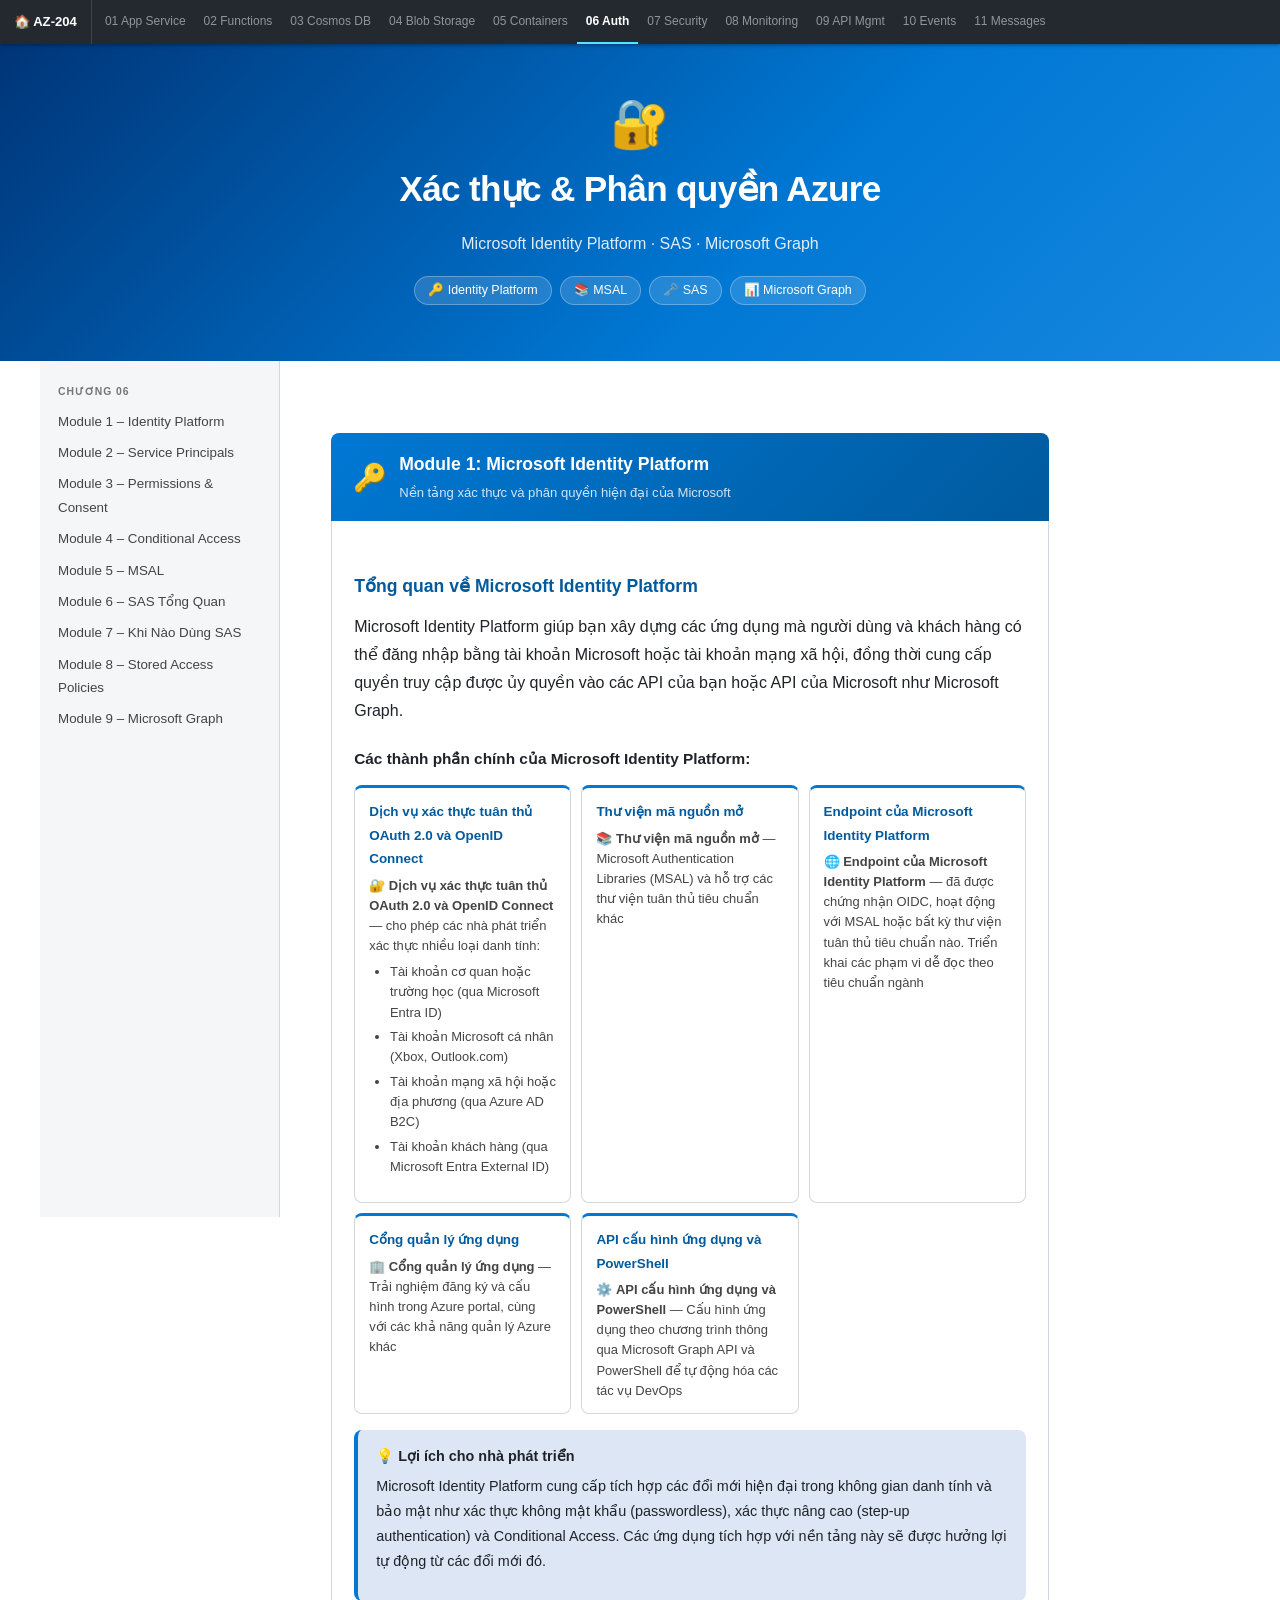
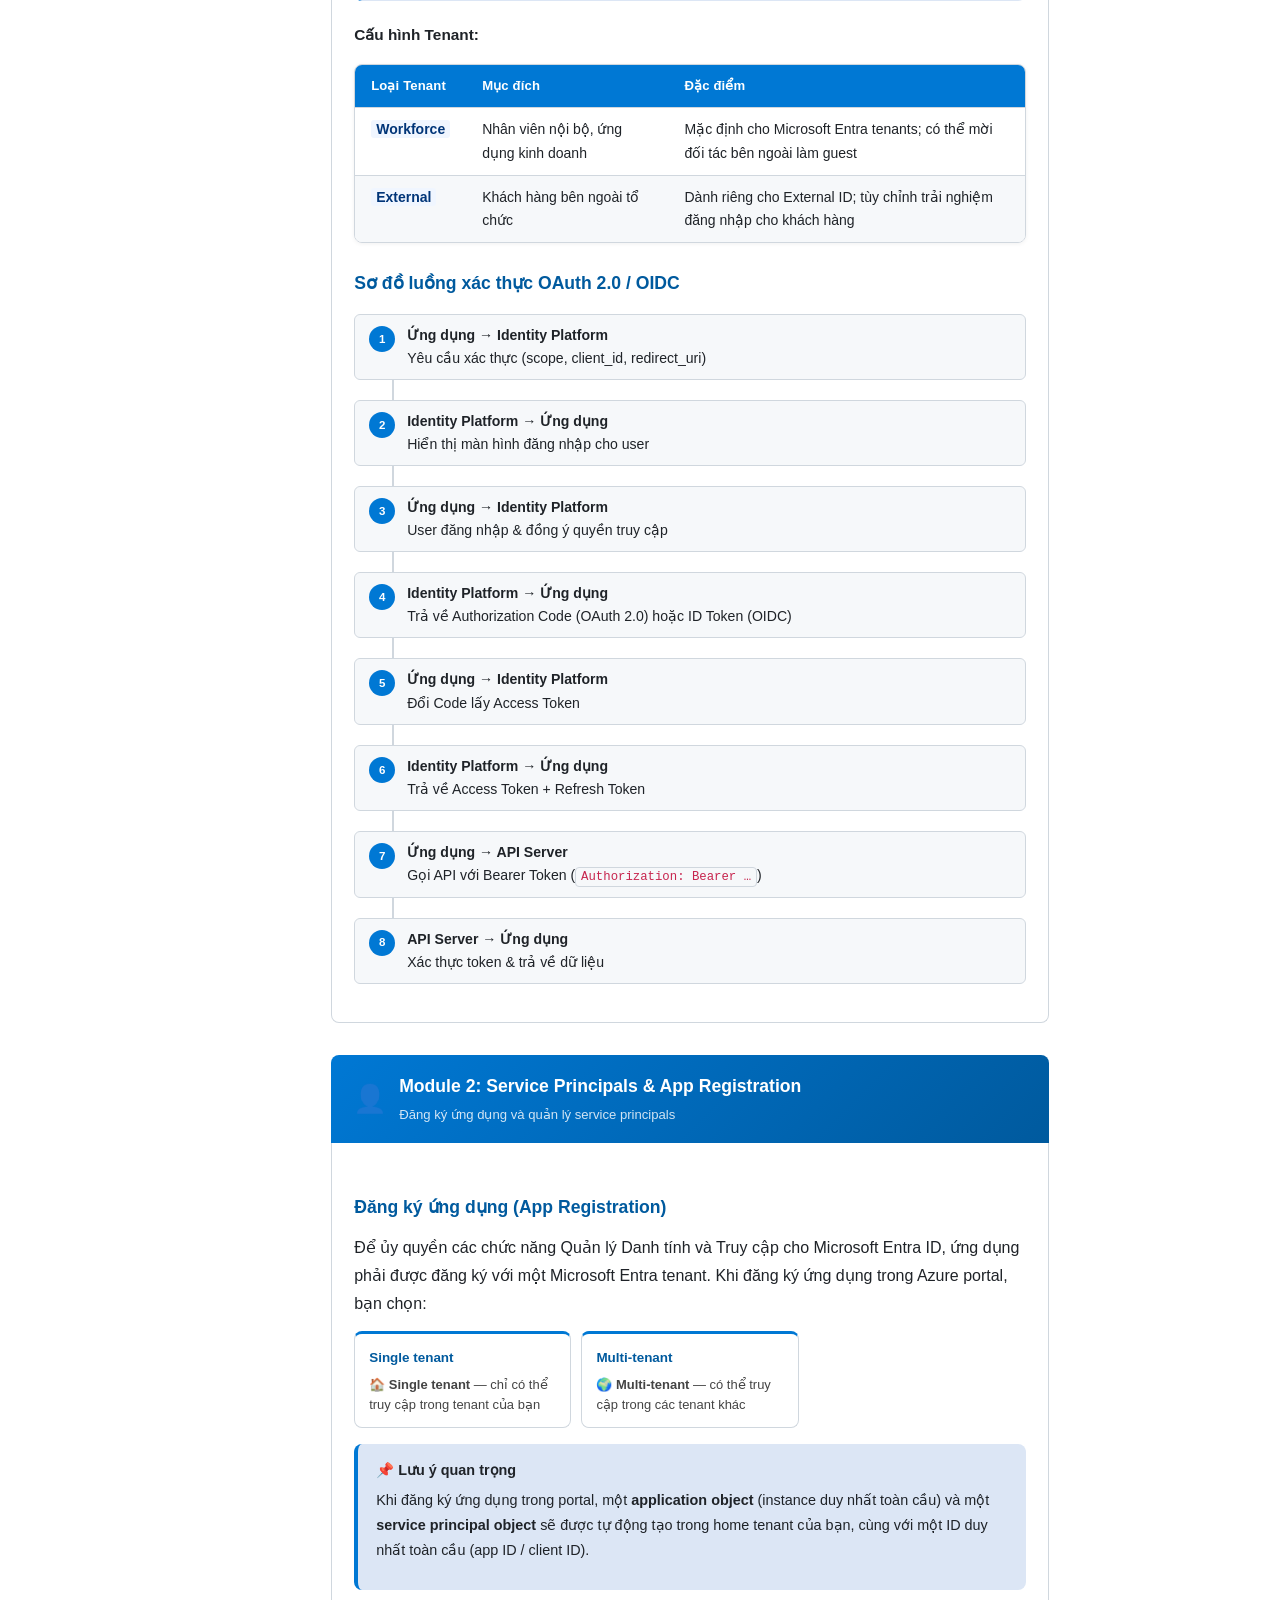
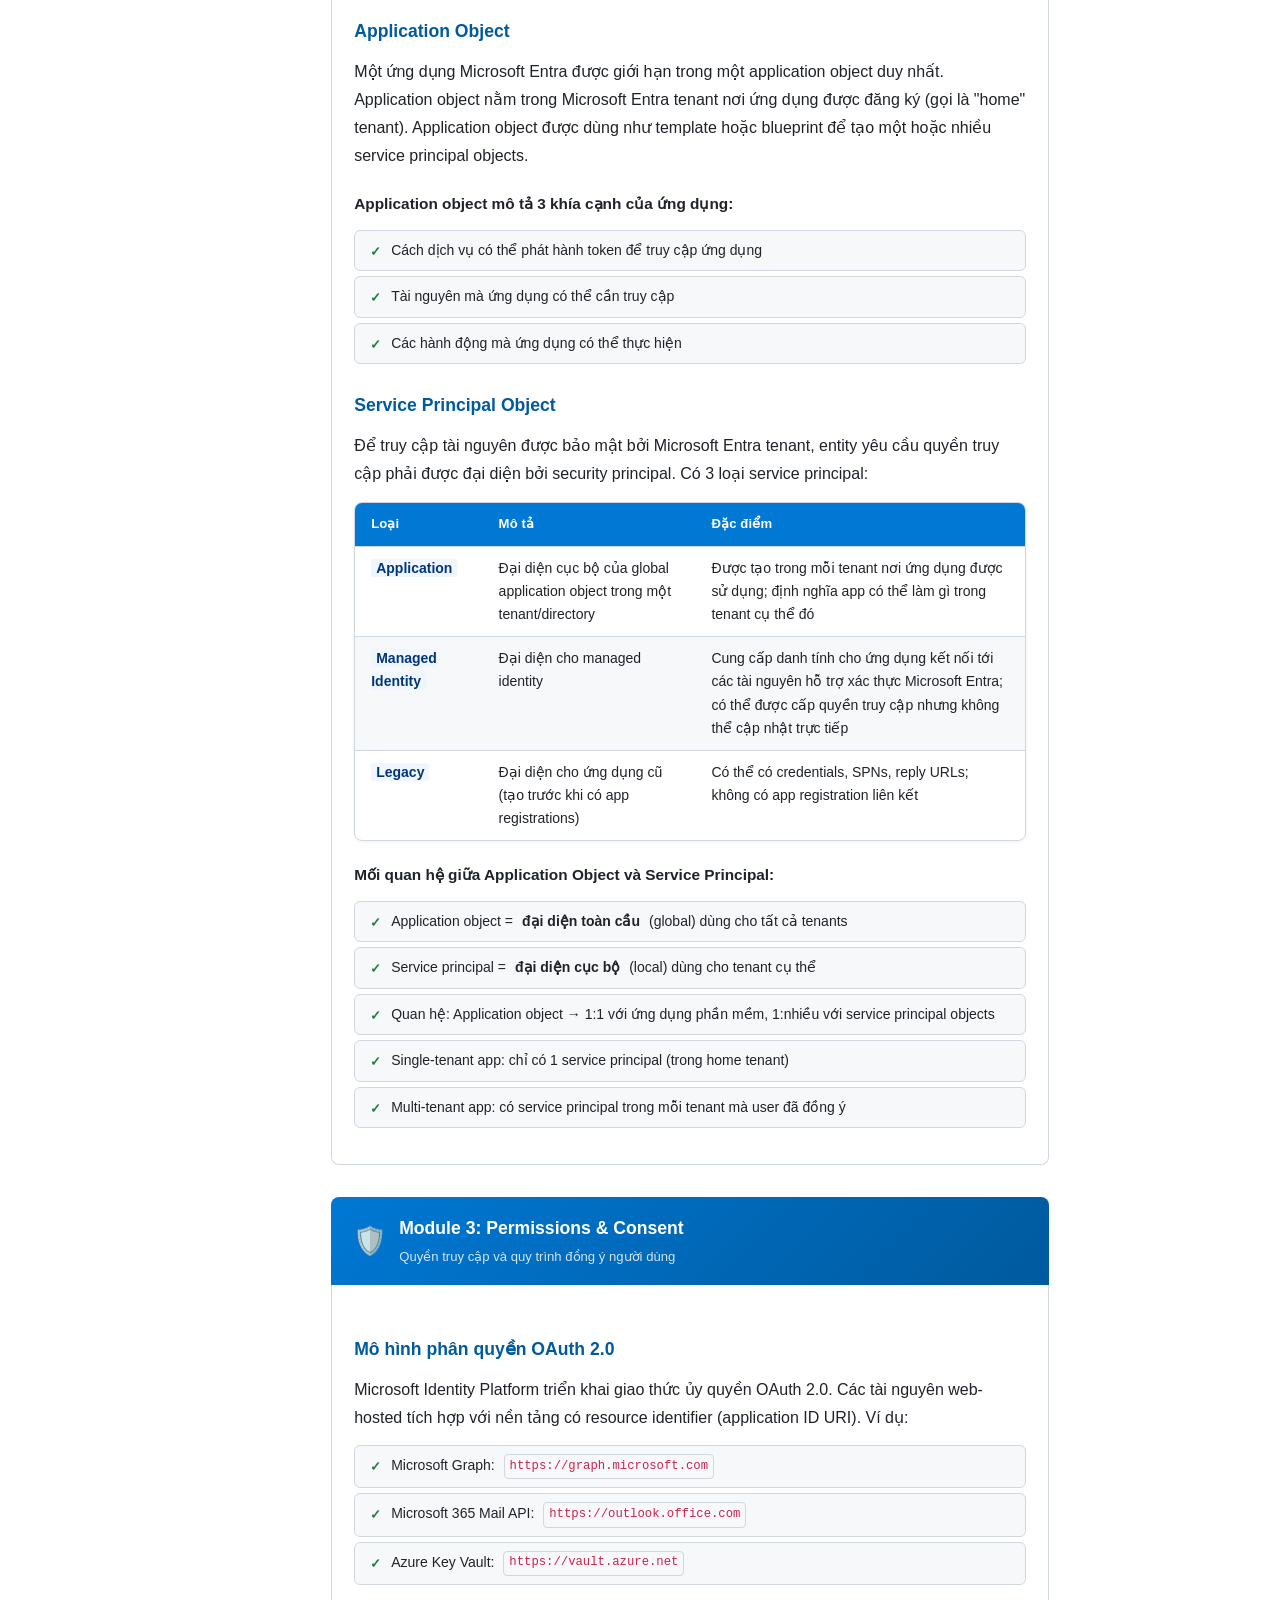
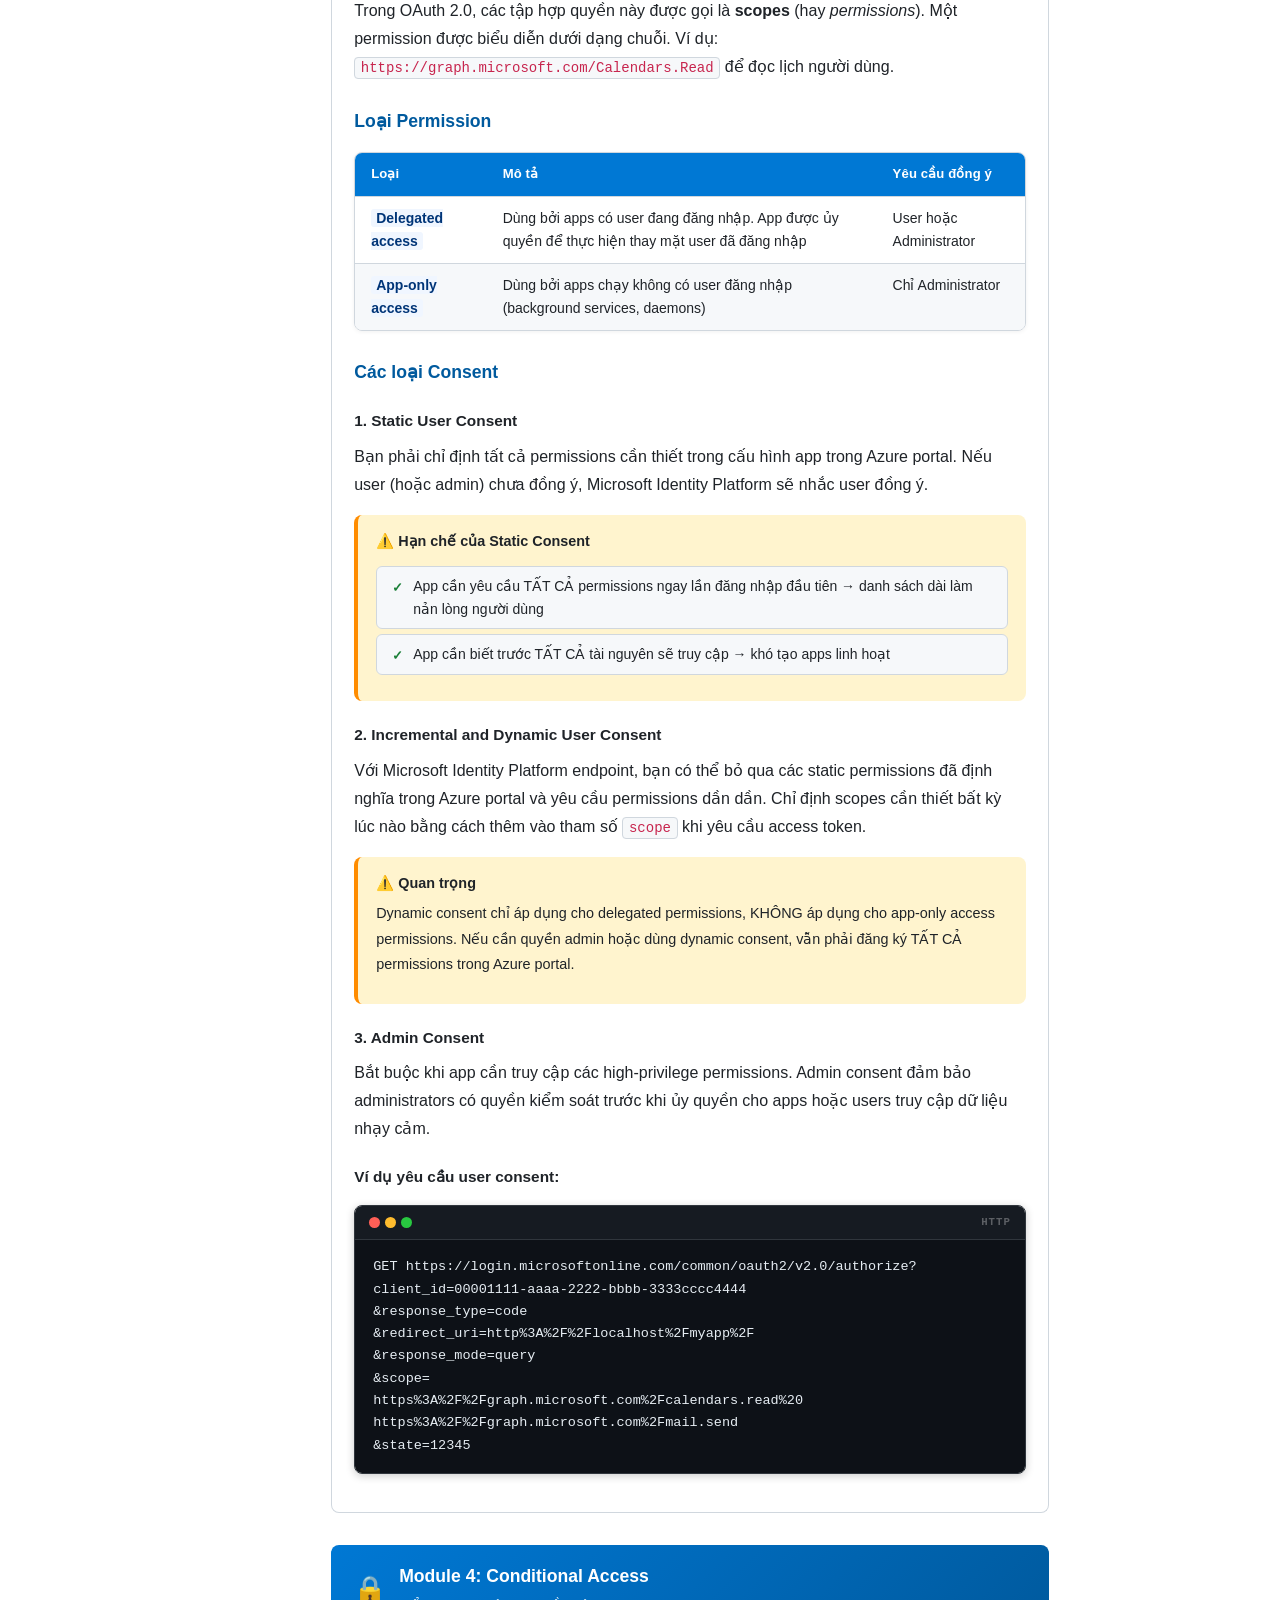
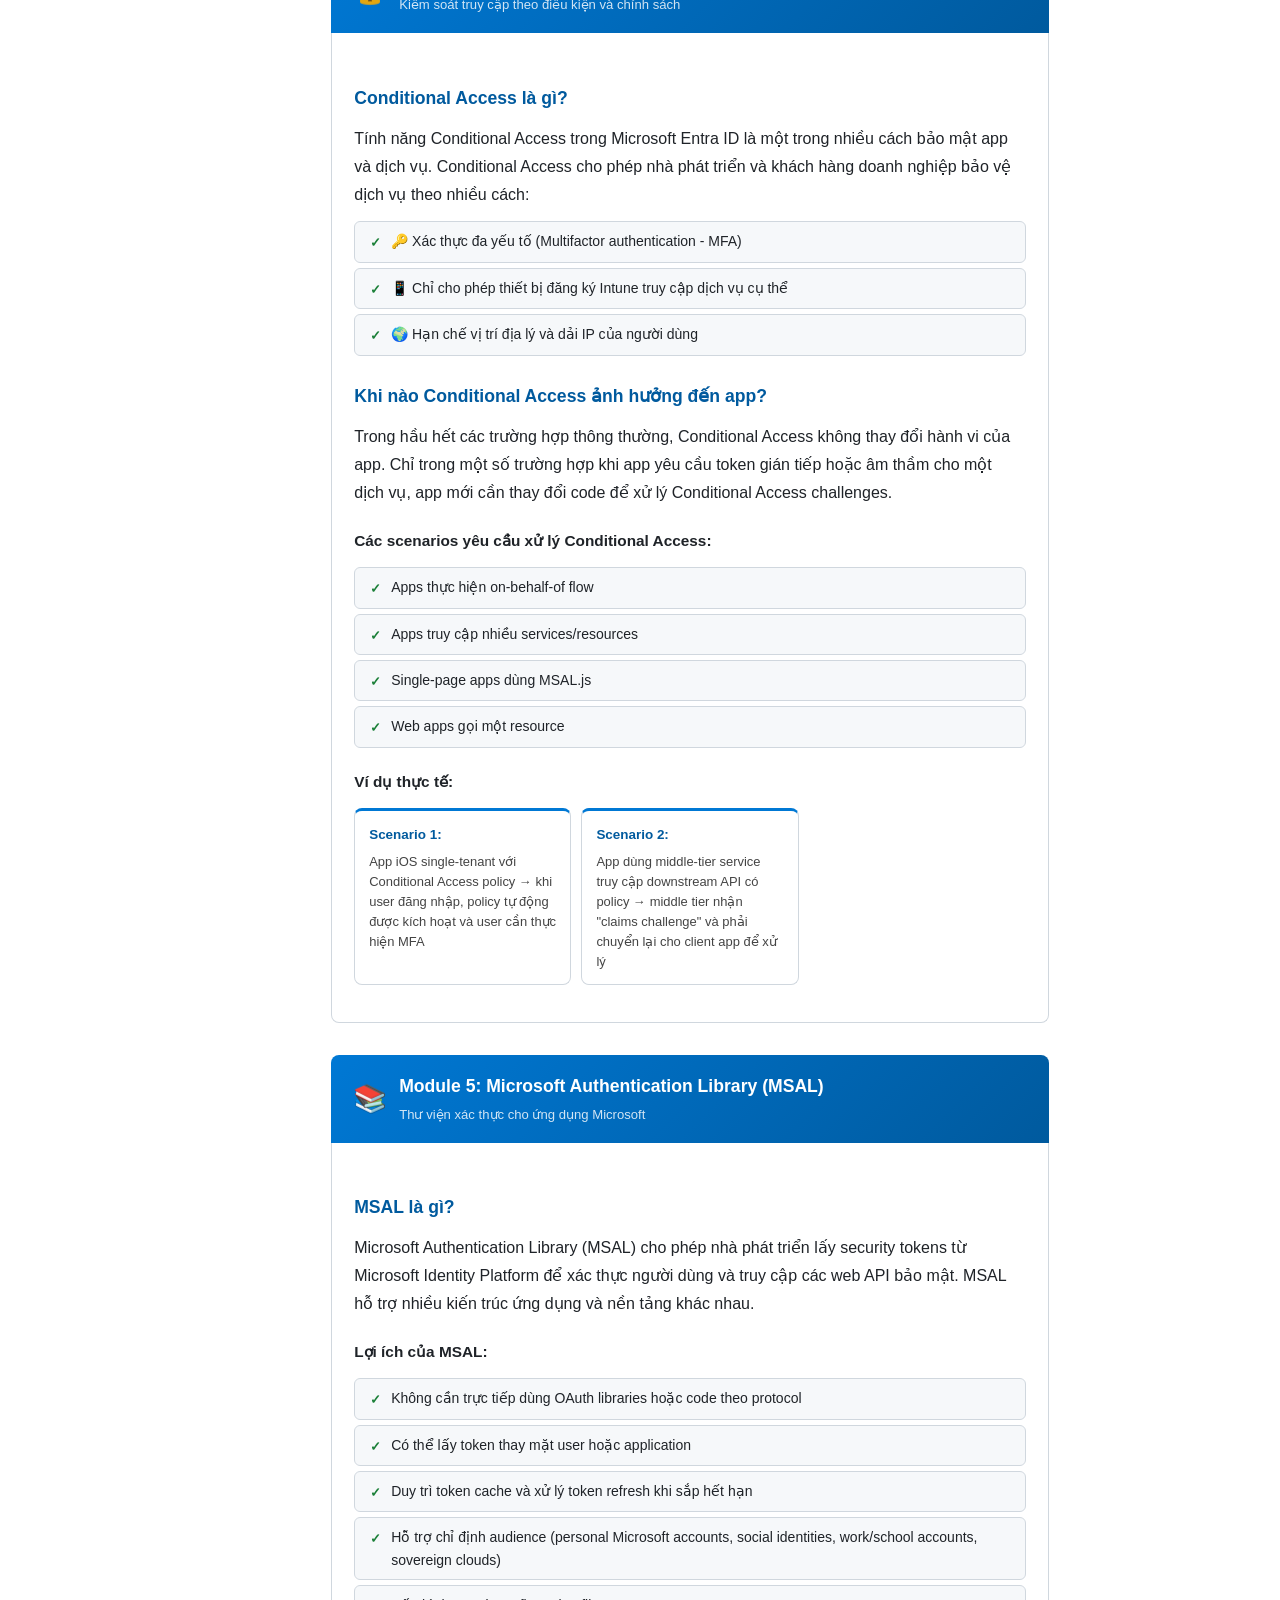
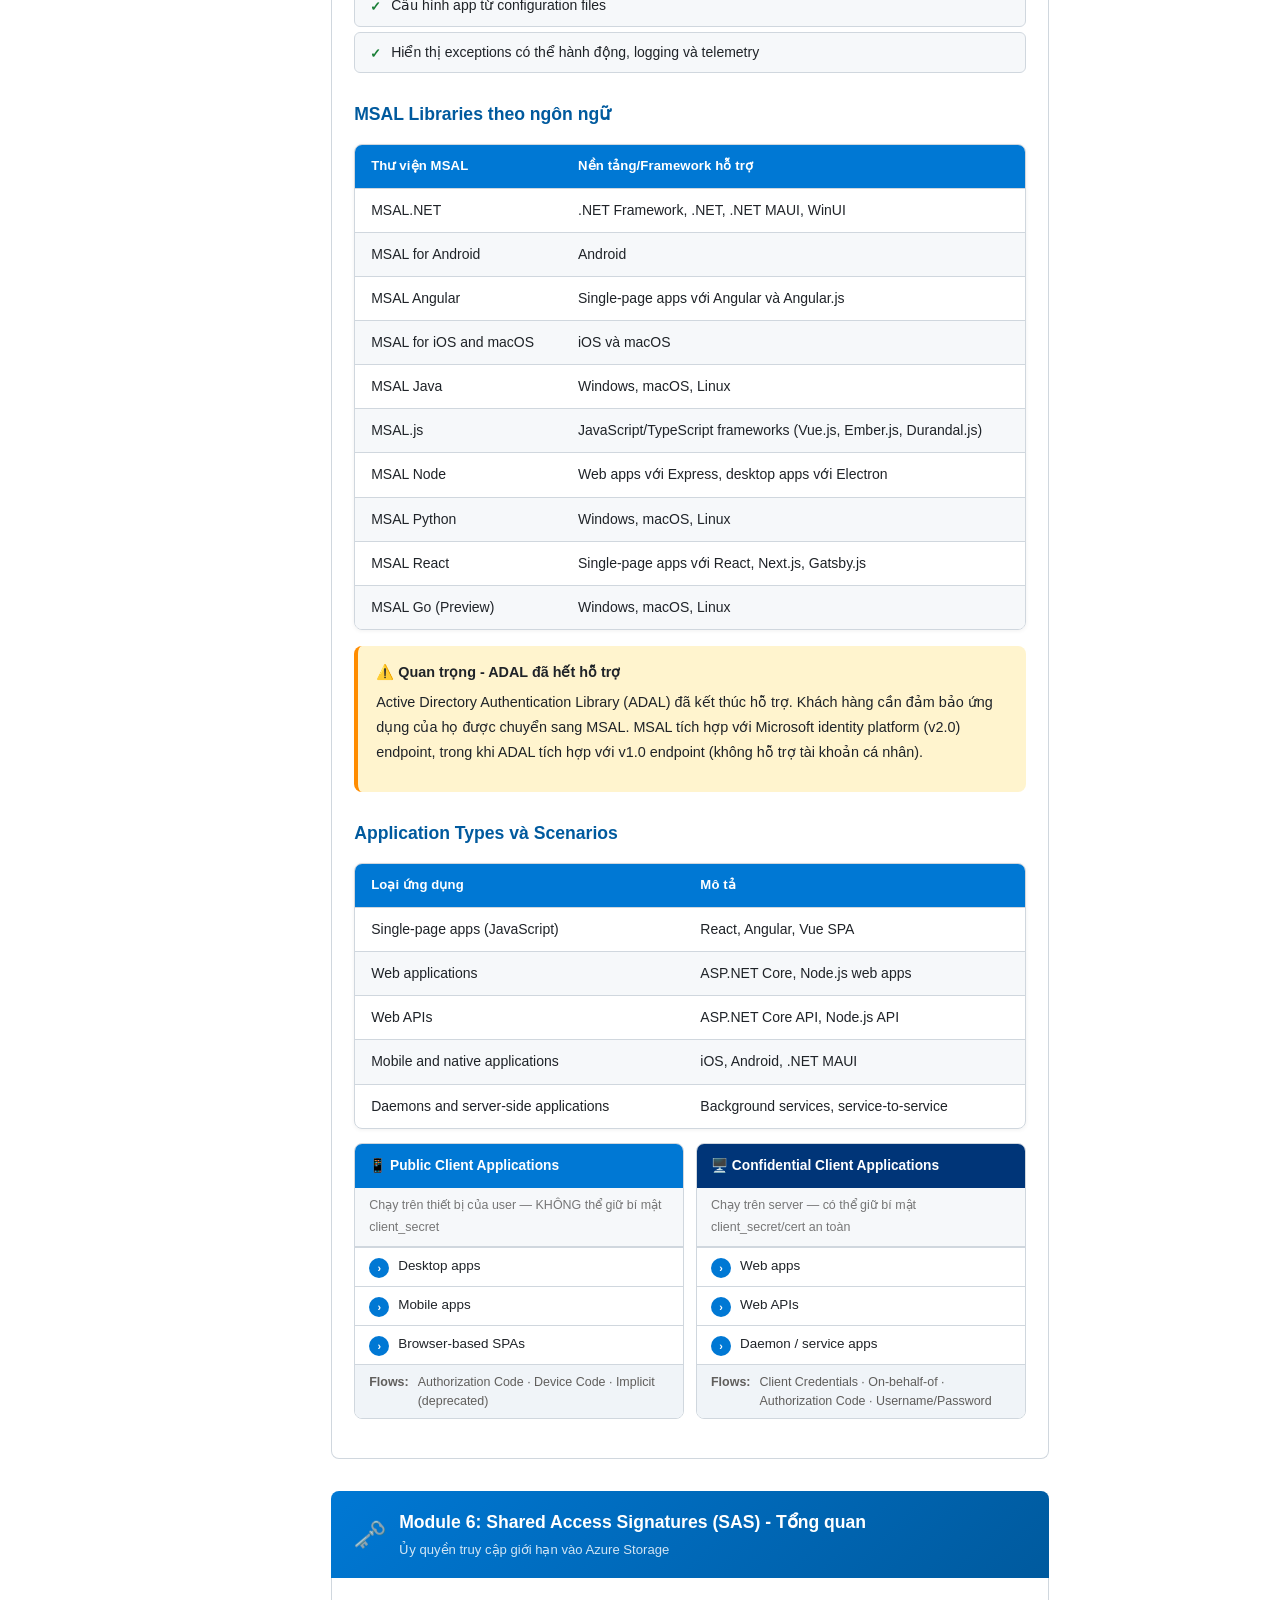
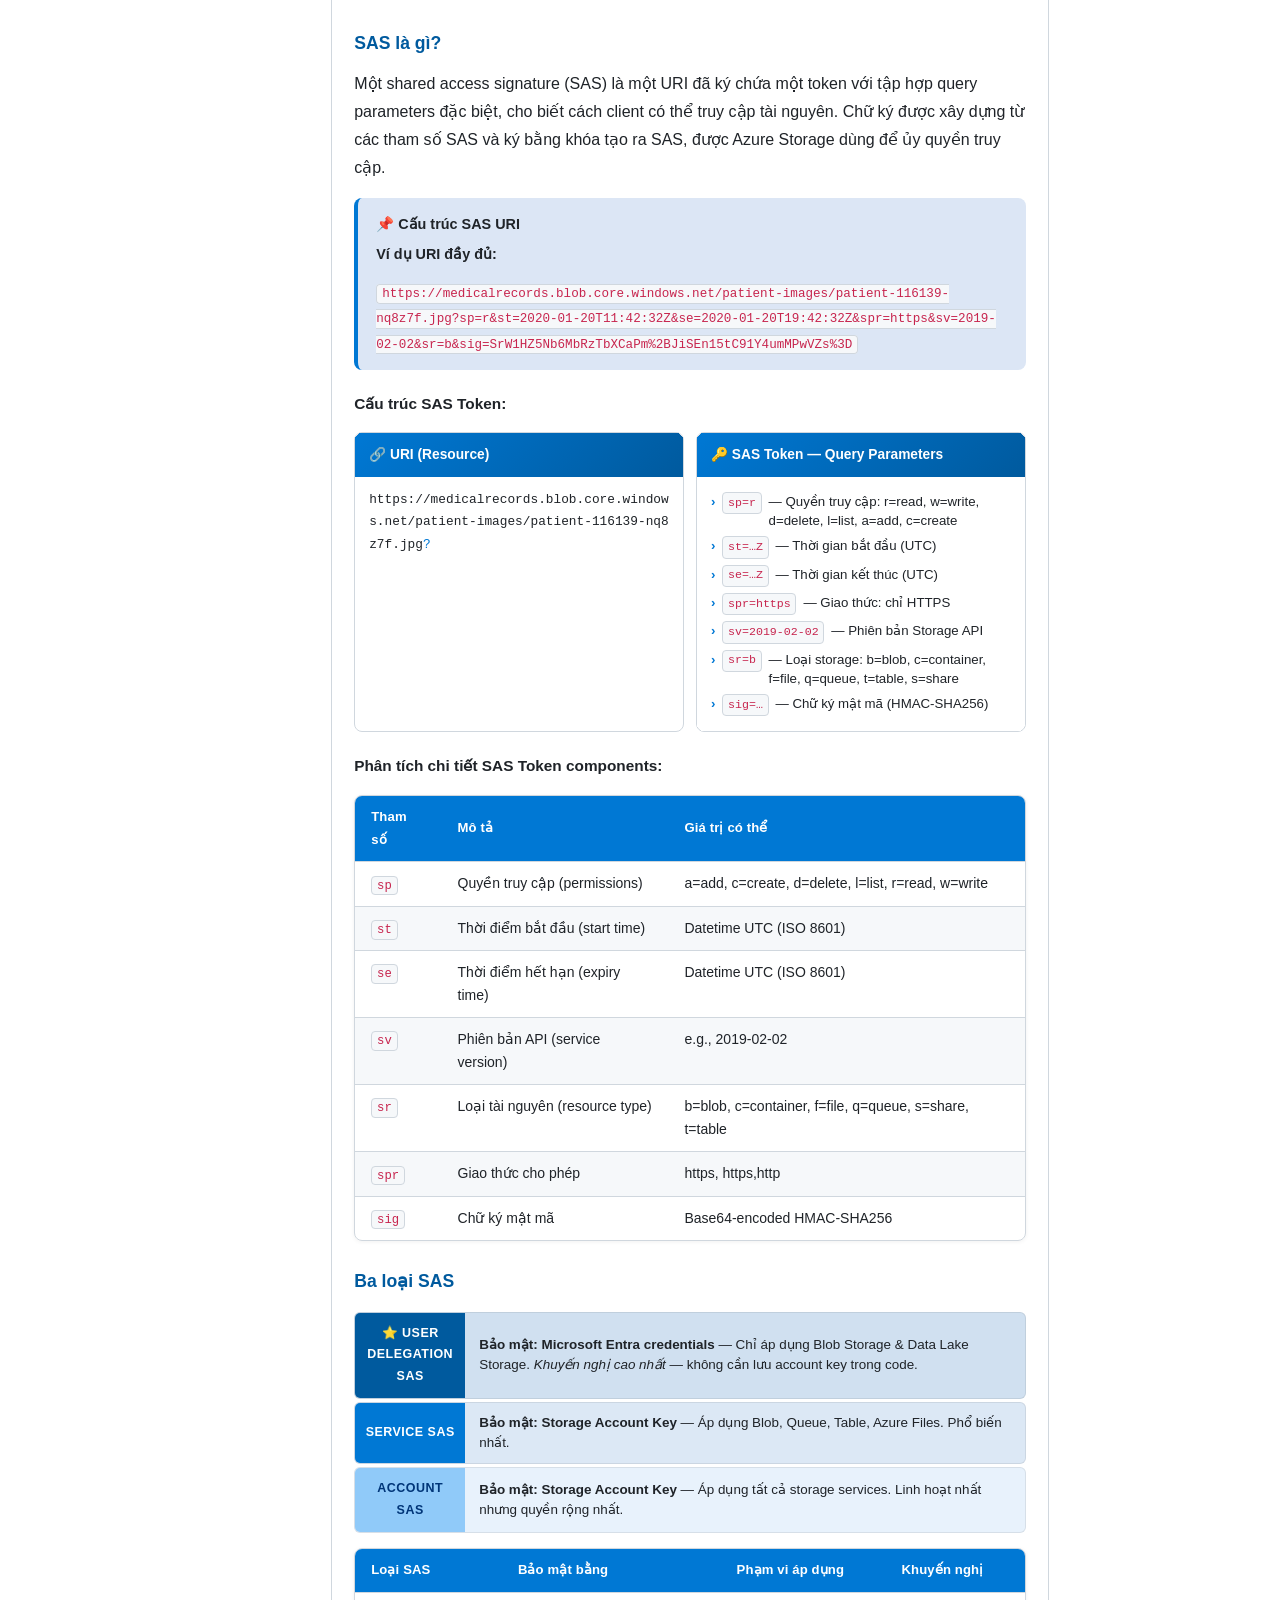
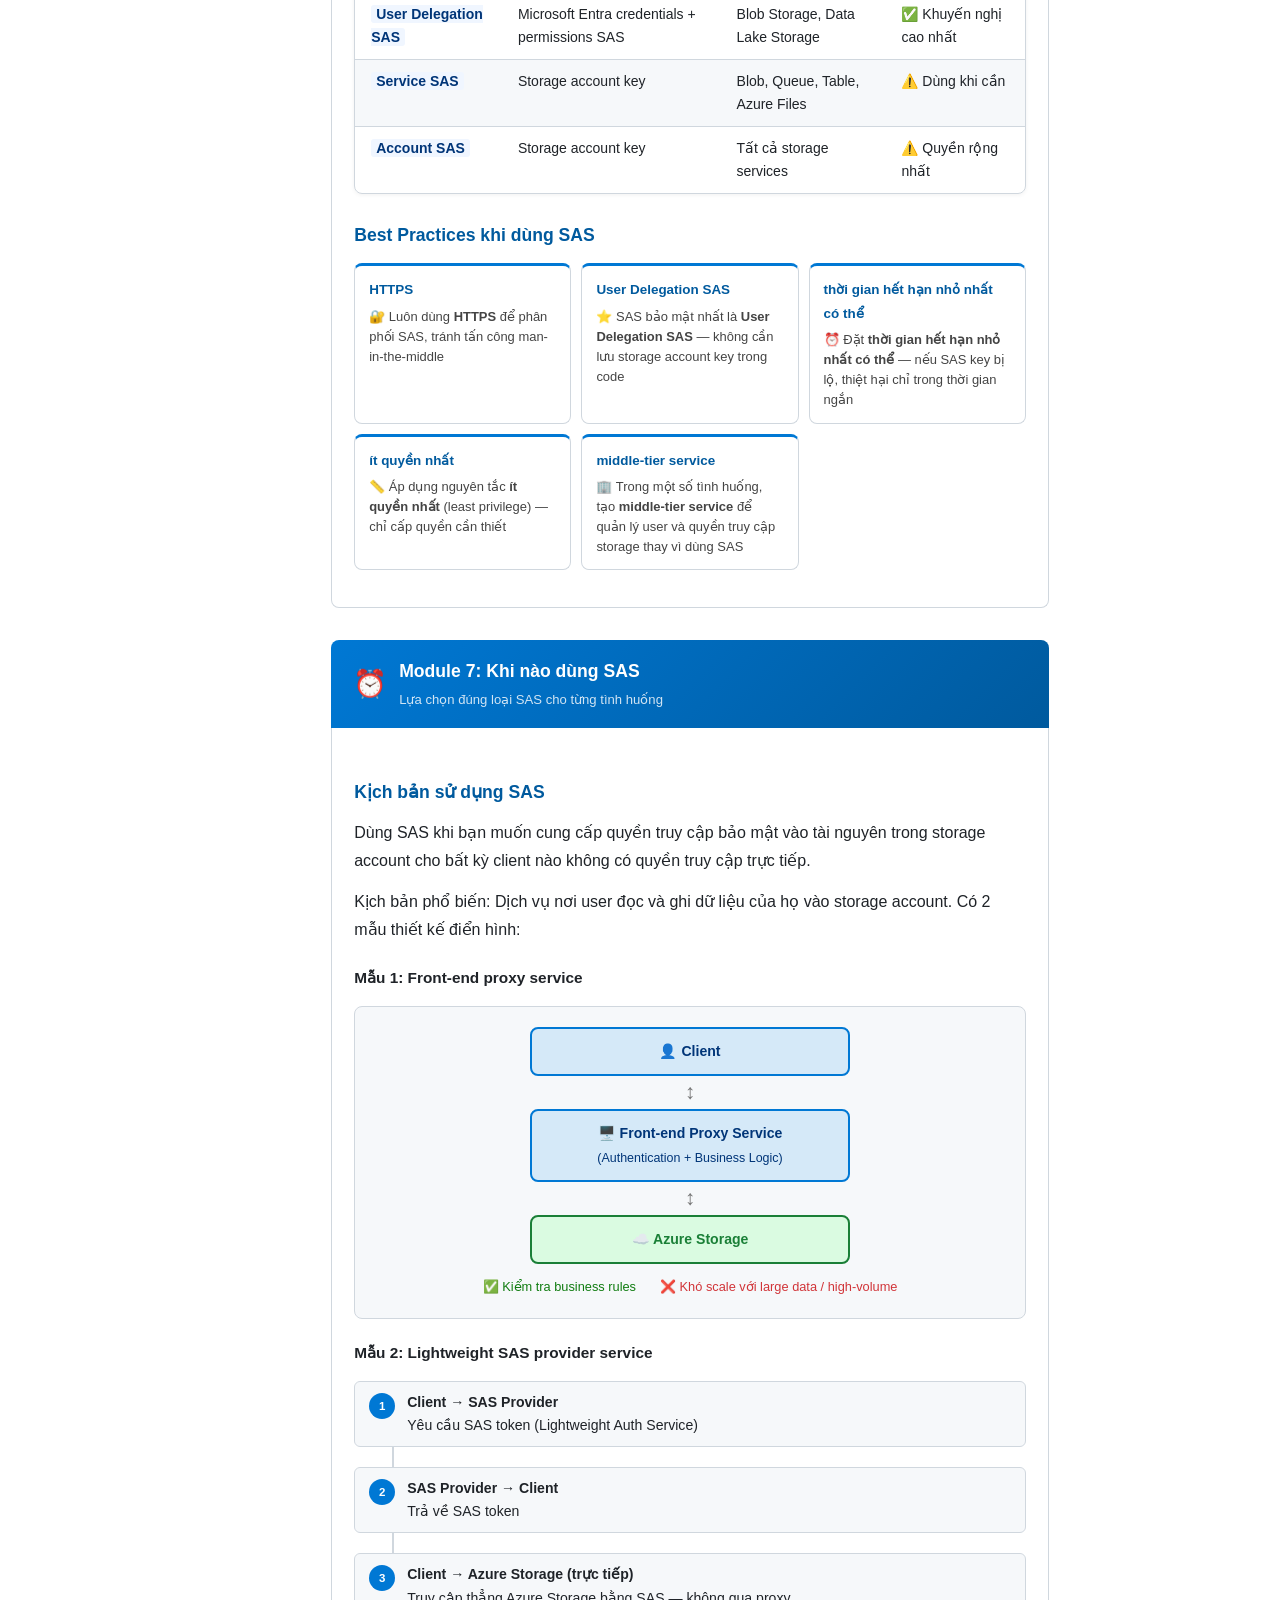
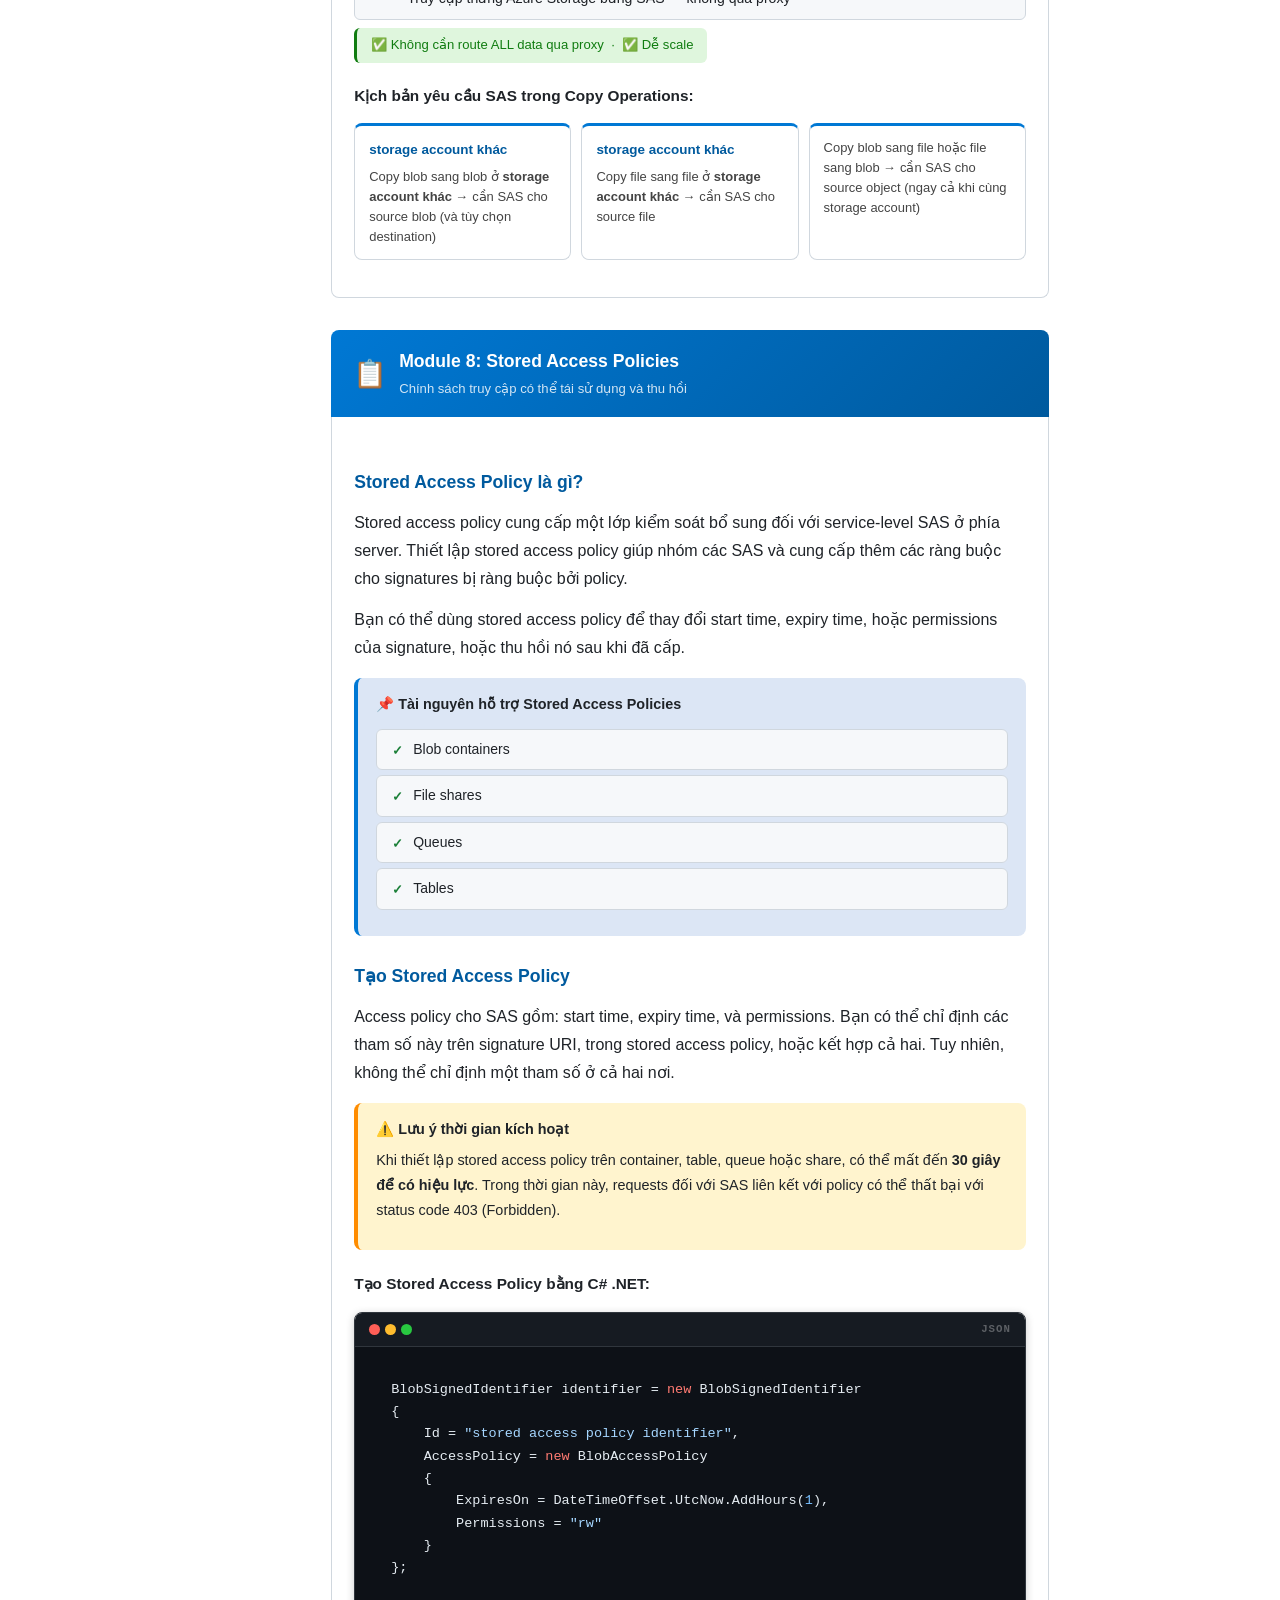
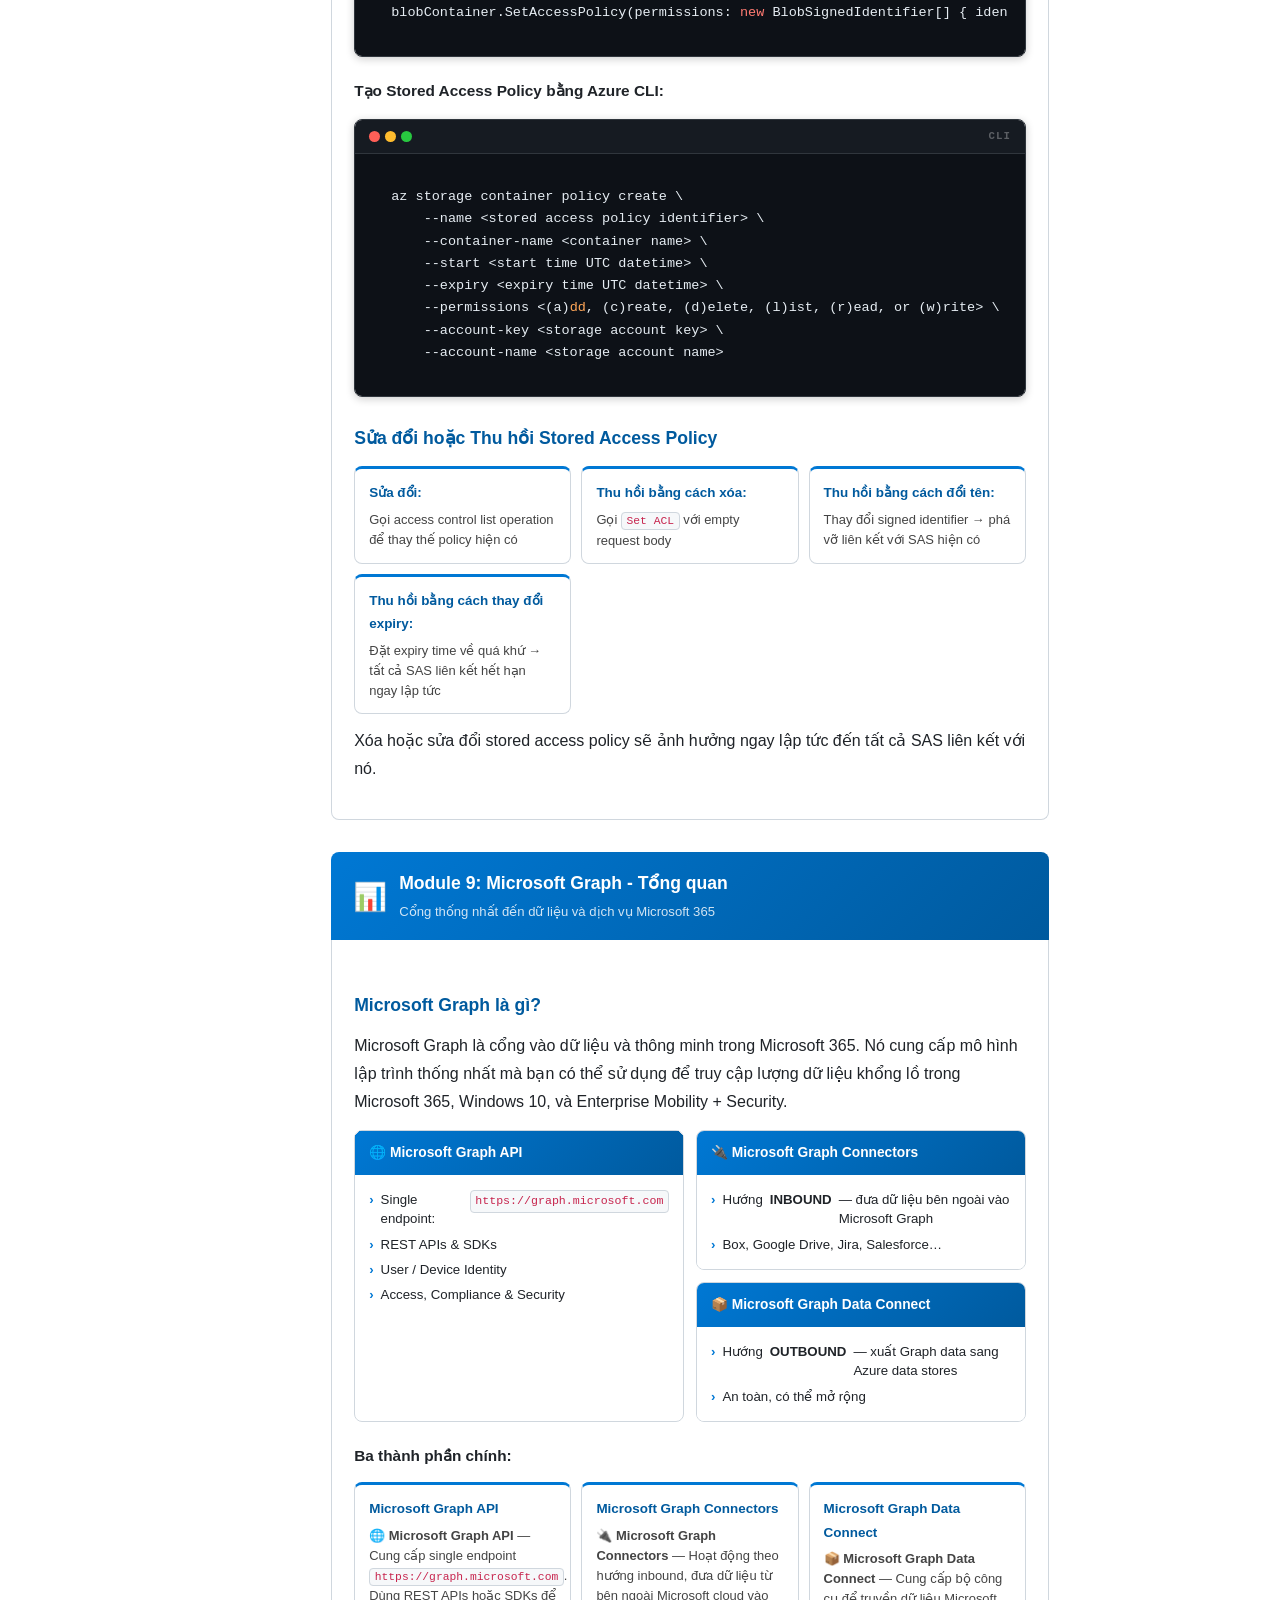
<file: az-204/06-authentication.html>
<!DOCTYPE html>
<html lang="vi">
<head>
<meta charset="UTF-8">
<title>Xác thực & Phân quyền - AZ-204 Tiếng Việt</title>
<link rel="stylesheet" href="common.css">
<link rel="stylesheet" href="code-diagram.css">
<style>
/* ── Chapter 06: Authentication ── */
.badge { display: inline-block; background: var(--cyan); color: var(--blue-6); padding: 2px 10px; border-radius: 12px; font-size: 0.8rem; font-weight: 700; margin-left: 8px; }
</style>
</head>
<body>

<nav id="cnav">
  <a href="index.html" class="cnav-home">🏠 AZ-204</a>
  <div id="cnav-links">
    <a href="01-azure-app-service.html">01 App Service</a>
    <a href="02-azure-functions.html">02 Functions</a>
    <a href="03-cosmos-db.html">03 Cosmos DB</a>
    <a href="04-blob-storage.html">04 Blob Storage</a>
    <a href="05-containerized-solutions.html">05 Containers</a>
    <a href="06-authentication.html" class="on">06 Auth</a>
    <a href="07-security.html">07 Security</a>
    <a href="08-monitoring.html">08 Monitoring</a>
    <a href="09-api-management.html">09 API Mgmt</a>
    <a href="10-event-based.html">10 Events</a>
    <a href="11-message-based.html">11 Messages</a>
  </div>
  <button id="toc-btn" onclick="toggleToc()">☰ Mục lục</button>
</nav>
<div id="toc-bd" onclick="closeToc()"></div>

<div class="hero">
  <div class="hero-ico">🔐</div>
  <h1>Xác thực &amp; Phân quyền Azure</h1>
  <p>Microsoft Identity Platform · SAS · Microsoft Graph</p>
  <div class="hero-tags">
    <span class="hero-tag">🔑 Identity Platform</span>
    <span class="hero-tag">📚 MSAL</span>
    <span class="hero-tag">🗝️ SAS</span>
    <span class="hero-tag">📊 Microsoft Graph</span>
  </div>
</div>

<div class="wrap">
<nav id="toc">
  <div class="toc-lbl">Chương 06</div>
  <a href="#identity-platform">Module 1 – Identity Platform</a>
  <a href="#service-principals">Module 2 – Service Principals</a>
  <a href="#permissions-consent">Module 3 – Permissions &amp; Consent</a>
  <a href="#conditional-access">Module 4 – Conditional Access</a>
  <a href="#msal">Module 5 – MSAL</a>
  <a href="#sas-overview">Module 6 – SAS Tổng Quan</a>
  <a href="#sas-when">Module 7 – Khi Nào Dùng SAS</a>
  <a href="#stored-access-policies">Module 8 – Stored Access Policies</a>
  <a href="#graph-overview">Module 9 – Microsoft Graph</a>
</nav>
<main class="content">

  <!-- MODULE 1: Microsoft Identity Platform -->
  <div id="identity-platform">
<div class="mhd"><div class="mhd-ico">🔑</div><div><h2>Module 1: Microsoft Identity Platform</h2><div class="mhd-sub">Nền tảng xác thực và phân quyền hiện đại của Microsoft</div></div></div>
<div class="msec">

      <section>
        <h3>Tổng quan về Microsoft Identity Platform</h3>
        <p>Microsoft Identity Platform giúp bạn xây dựng các ứng dụng mà người dùng và khách hàng có thể đăng nhập bằng tài khoản Microsoft hoặc tài khoản mạng xã hội, đồng thời cung cấp quyền truy cập được ủy quyền vào các API của bạn hoặc API của Microsoft như Microsoft Graph.</p>

        <h4>Các thành phần chính của Microsoft Identity Platform:</h4>
        <ul>
          <li>🔐 <strong>Dịch vụ xác thực tuân thủ OAuth 2.0 và OpenID Connect</strong> — cho phép các nhà phát triển xác thực nhiều loại danh tính:
            <ul>
              <li>Tài khoản cơ quan hoặc trường học (qua Microsoft Entra ID)</li>
              <li>Tài khoản Microsoft cá nhân (Xbox, Outlook.com)</li>
              <li>Tài khoản mạng xã hội hoặc địa phương (qua Azure AD B2C)</li>
              <li>Tài khoản khách hàng (qua Microsoft Entra External ID)</li>
            </ul>
          </li>
          <li>📚 <strong>Thư viện mã nguồn mở</strong> — Microsoft Authentication Libraries (MSAL) và hỗ trợ các thư viện tuân thủ tiêu chuẩn khác</li>
          <li>🌐 <strong>Endpoint của Microsoft Identity Platform</strong> — đã được chứng nhận OIDC, hoạt động với MSAL hoặc bất kỳ thư viện tuân thủ tiêu chuẩn nào. Triển khai các phạm vi dễ đọc theo tiêu chuẩn ngành</li>
          <li>🏢 <strong>Cổng quản lý ứng dụng</strong> — Trải nghiệm đăng ký và cấu hình trong Azure portal, cùng với các khả năng quản lý Azure khác</li>
          <li>⚙️ <strong>API cấu hình ứng dụng và PowerShell</strong> — Cấu hình ứng dụng theo chương trình thông qua Microsoft Graph API và PowerShell để tự động hóa các tác vụ DevOps</li>
        </ul>

        <div class="callout info">
          <div class="callout-title">💡 Lợi ích cho nhà phát triển</div>
          <p>Microsoft Identity Platform cung cấp tích hợp các đổi mới hiện đại trong không gian danh tính và bảo mật như xác thực không mật khẩu (passwordless), xác thực nâng cao (step-up authentication) và Conditional Access. Các ứng dụng tích hợp với nền tảng này sẽ được hưởng lợi tự động từ các đổi mới đó.</p>
        </div>

        <h4>Cấu hình Tenant:</h4>
        <table>
  <thead><tr><th>Loại Tenant</th><th>Mục đích</th><th>Đặc điểm</th></tr>
  </thead>
  <tbody><tr><td><strong>Workforce</strong></td><td>Nhân viên nội bộ, ứng dụng kinh doanh</td><td>Mặc định cho Microsoft Entra tenants; có thể mời đối tác bên ngoài làm guest</td></tr><tr><td><strong>External</strong></td><td>Khách hàng bên ngoài tổ chức</td><td>Dành riêng cho External ID; tùy chỉnh trải nghiệm đăng nhập cho khách hàng</td></tr>
        
  </tbody>
</table>
      </section>

      <section>
        <h3>Sơ đồ luồng xác thực OAuth 2.0 / OIDC</h3>
        <div class="flow-v">
          <div class="flow-step hi">
            <div class="flow-num">1</div>
            <div class="flow-body"><strong>Ứng dụng → Identity Platform</strong>Yêu cầu xác thực (scope, client_id, redirect_uri)</div>
          </div>
          <div class="flow-connector"></div>
          <div class="flow-step">
            <div class="flow-num">2</div>
            <div class="flow-body"><strong>Identity Platform → Ứng dụng</strong>Hiển thị màn hình đăng nhập cho user</div>
          </div>
          <div class="flow-connector"></div>
          <div class="flow-step hi">
            <div class="flow-num">3</div>
            <div class="flow-body"><strong>Ứng dụng → Identity Platform</strong>User đăng nhập &amp; đồng ý quyền truy cập</div>
          </div>
          <div class="flow-connector"></div>
          <div class="flow-step">
            <div class="flow-num">4</div>
            <div class="flow-body"><strong>Identity Platform → Ứng dụng</strong>Trả về Authorization Code (OAuth 2.0) hoặc ID Token (OIDC)</div>
          </div>
          <div class="flow-connector"></div>
          <div class="flow-step hi">
            <div class="flow-num">5</div>
            <div class="flow-body"><strong>Ứng dụng → Identity Platform</strong>Đổi Code lấy Access Token</div>
          </div>
          <div class="flow-connector"></div>
          <div class="flow-step">
            <div class="flow-num">6</div>
            <div class="flow-body"><strong>Identity Platform → Ứng dụng</strong>Trả về Access Token + Refresh Token</div>
          </div>
          <div class="flow-connector"></div>
          <div class="flow-step hi">
            <div class="flow-num">7</div>
            <div class="flow-body"><strong>Ứng dụng → API Server</strong>Gọi API với Bearer Token (<code>Authorization: Bearer …</code>)</div>
          </div>
          <div class="flow-connector"></div>
          <div class="flow-step">
            <div class="flow-num">8</div>
            <div class="flow-body"><strong>API Server → Ứng dụng</strong>Xác thực token &amp; trả về dữ liệu</div>
          </div>
        </div>
      </section>

    </div>
  </div>

  <!-- MODULE 2: Service Principals -->
  <div id="service-principals">
<div class="mhd"><div class="mhd-ico">👤</div><div><h2>Module 2: Service Principals &amp; App Registration</h2><div class="mhd-sub">Đăng ký ứng dụng và quản lý service principals</div></div></div>
<div class="msec">

      <section>
        <h3>Đăng ký ứng dụng (App Registration)</h3>
        <p>Để ủy quyền các chức năng Quản lý Danh tính và Truy cập cho Microsoft Entra ID, ứng dụng phải được đăng ký với một Microsoft Entra tenant. Khi đăng ký ứng dụng trong Azure portal, bạn chọn:</p>
        <ul>
          <li>🏠 <strong>Single tenant</strong> — chỉ có thể truy cập trong tenant của bạn</li>
          <li>🌍 <strong>Multi-tenant</strong> — có thể truy cập trong các tenant khác</li>
        </ul>
        <div class="callout info">
          <div class="callout-title">📌 Lưu ý quan trọng</div>
          <p>Khi đăng ký ứng dụng trong portal, một <strong>application object</strong> (instance duy nhất toàn cầu) và một <strong>service principal object</strong> sẽ được tự động tạo trong home tenant của bạn, cùng với một ID duy nhất toàn cầu (app ID / client ID).</p>
        </div>
      </section>

      <section>
        <h3>Application Object</h3>
        <p>Một ứng dụng Microsoft Entra được giới hạn trong một application object duy nhất. Application object nằm trong Microsoft Entra tenant nơi ứng dụng được đăng ký (gọi là "home" tenant). Application object được dùng như template hoặc blueprint để tạo một hoặc nhiều service principal objects.</p>

        <h4>Application object mô tả 3 khía cạnh của ứng dụng:</h4>
        <ul>
          <li>Cách dịch vụ có thể phát hành token để truy cập ứng dụng</li>
          <li>Tài nguyên mà ứng dụng có thể cần truy cập</li>
          <li>Các hành động mà ứng dụng có thể thực hiện</li>
        </ul>
      </section>

      <section>
        <h3>Service Principal Object</h3>
        <p>Để truy cập tài nguyên được bảo mật bởi Microsoft Entra tenant, entity yêu cầu quyền truy cập phải được đại diện bởi security principal. Có 3 loại service principal:</p>

        <table>
  <thead><tr><th>Loại</th><th>Mô tả</th><th>Đặc điểm</th></tr>
  </thead>
  <tbody><tr>
            <td><strong>Application</strong></td>
            <td>Đại diện cục bộ của global application object trong một tenant/directory</td>
            <td>Được tạo trong mỗi tenant nơi ứng dụng được sử dụng; định nghĩa app có thể làm gì trong tenant cụ thể đó</td>
          </tr><tr>
            <td><strong>Managed Identity</strong></td>
            <td>Đại diện cho managed identity</td>
            <td>Cung cấp danh tính cho ứng dụng kết nối tới các tài nguyên hỗ trợ xác thực Microsoft Entra; có thể được cấp quyền truy cập nhưng không thể cập nhật trực tiếp</td>
          </tr><tr>
            <td><strong>Legacy</strong></td>
            <td>Đại diện cho ứng dụng cũ (tạo trước khi có app registrations)</td>
            <td>Có thể có credentials, SPNs, reply URLs; không có app registration liên kết</td>
          </tr>
        
  </tbody>
</table>

        <h4>Mối quan hệ giữa Application Object và Service Principal:</h4>
        <ul>
          <li>Application object = <strong>đại diện toàn cầu</strong> (global) dùng cho tất cả tenants</li>
          <li>Service principal = <strong>đại diện cục bộ</strong> (local) dùng cho tenant cụ thể</li>
          <li>Quan hệ: Application object → 1:1 với ứng dụng phần mềm, 1:nhiều với service principal objects</li>
          <li>Single-tenant app: chỉ có 1 service principal (trong home tenant)</li>
          <li>Multi-tenant app: có service principal trong mỗi tenant mà user đã đồng ý</li>
        </ul>
      </section>

    </div>
  </div>

  <!-- MODULE 3: Permissions & Consent -->
  <div id="permissions-consent">
<div class="mhd"><div class="mhd-ico">🛡️</div><div><h2>Module 3: Permissions &amp; Consent</h2><div class="mhd-sub">Quyền truy cập và quy trình đồng ý người dùng</div></div></div>
<div class="msec">

      <section>
        <h3>Mô hình phân quyền OAuth 2.0</h3>
        <p>Microsoft Identity Platform triển khai giao thức ủy quyền OAuth 2.0. Các tài nguyên web-hosted tích hợp với nền tảng có resource identifier (application ID URI). Ví dụ:</p>
        <ul>
          <li>Microsoft Graph: <code>https://graph.microsoft.com</code></li>
          <li>Microsoft 365 Mail API: <code>https://outlook.office.com</code></li>
          <li>Azure Key Vault: <code>https://vault.azure.net</code></li>
        </ul>
        <p>Trong OAuth 2.0, các tập hợp quyền này được gọi là <strong>scopes</strong> (hay <em>permissions</em>). Một permission được biểu diễn dưới dạng chuỗi. Ví dụ: <code>https://graph.microsoft.com/Calendars.Read</code> để đọc lịch người dùng.</p>
      </section>

      <section>
        <h3>Loại Permission</h3>
        <table>
  <thead><tr><th>Loại</th><th>Mô tả</th><th>Yêu cầu đồng ý</th></tr>
  </thead>
  <tbody><tr>
            <td><strong>Delegated access</strong></td>
            <td>Dùng bởi apps có user đang đăng nhập. App được ủy quyền để thực hiện thay mặt user đã đăng nhập</td>
            <td>User hoặc Administrator</td>
          </tr><tr>
            <td><strong>App-only access</strong></td>
            <td>Dùng bởi apps chạy không có user đăng nhập (background services, daemons)</td>
            <td>Chỉ Administrator</td>
          </tr>
        
  </tbody>
</table>
      </section>

      <section>
        <h3>Các loại Consent</h3>

        <h4>1. Static User Consent</h4>
        <p>Bạn phải chỉ định tất cả permissions cần thiết trong cấu hình app trong Azure portal. Nếu user (hoặc admin) chưa đồng ý, Microsoft Identity Platform sẽ nhắc user đồng ý.</p>
        <div class="callout warning">
          <div class="callout-title">⚠️ Hạn chế của Static Consent</div>
          <ul>
            <li>App cần yêu cầu TẤT CẢ permissions ngay lần đăng nhập đầu tiên → danh sách dài làm nản lòng người dùng</li>
            <li>App cần biết trước TẤT CẢ tài nguyên sẽ truy cập → khó tạo apps linh hoạt</li>
          </ul>
        </div>

        <h4>2. Incremental and Dynamic User Consent</h4>
        <p>Với Microsoft Identity Platform endpoint, bạn có thể bỏ qua các static permissions đã định nghĩa trong Azure portal và yêu cầu permissions dần dần. Chỉ định scopes cần thiết bất kỳ lúc nào bằng cách thêm vào tham số <code>scope</code> khi yêu cầu access token.</p>
        <div class="callout warning">
          <div class="callout-title">⚠️ Quan trọng</div>
          <p>Dynamic consent chỉ áp dụng cho delegated permissions, KHÔNG áp dụng cho app-only access permissions. Nếu cần quyền admin hoặc dùng dynamic consent, vẫn phải đăng ký TẤT CẢ permissions trong Azure portal.</p>
        </div>

        <h4>3. Admin Consent</h4>
        <p>Bắt buộc khi app cần truy cập các high-privilege permissions. Admin consent đảm bảo administrators có quyền kiểm soát trước khi ủy quyền cho apps hoặc users truy cập dữ liệu nhạy cảm.</p>

        <h4>Ví dụ yêu cầu user consent:</h4>
<div class="cb">
<div class="cb-hd"><div class="dots"><i class="dr"></i><i class="dy"></i><i class="dg"></i></div><span class="cb-lang">HTTP</span></div>
        <pre><code class="language-http">GET https://login.microsoftonline.com/common/oauth2/v2.0/authorize?
client_id=00001111-aaaa-2222-bbbb-3333cccc4444
&response_type=code
&redirect_uri=http%3A%2F%2Flocalhost%2Fmyapp%2F
&response_mode=query
&scope=
https%3A%2F%2Fgraph.microsoft.com%2Fcalendars.read%20
https%3A%2F%2Fgraph.microsoft.com%2Fmail.send
&state=12345</code></pre>
</div>
      </section>

    </div>
  </div>

  <!-- MODULE 4: Conditional Access -->
  <div id="conditional-access">
<div class="mhd"><div class="mhd-ico">🔒</div><div><h2>Module 4: Conditional Access</h2><div class="mhd-sub">Kiểm soát truy cập theo điều kiện và chính sách</div></div></div>
<div class="msec">

      <section>
        <h3>Conditional Access là gì?</h3>
        <p>Tính năng Conditional Access trong Microsoft Entra ID là một trong nhiều cách bảo mật app và dịch vụ. Conditional Access cho phép nhà phát triển và khách hàng doanh nghiệp bảo vệ dịch vụ theo nhiều cách:</p>
        <ul>
          <li>🔑 Xác thực đa yếu tố (Multifactor authentication - MFA)</li>
          <li>📱 Chỉ cho phép thiết bị đăng ký Intune truy cập dịch vụ cụ thể</li>
          <li>🌍 Hạn chế vị trí địa lý và dải IP của người dùng</li>
        </ul>
      </section>

      <section>
        <h3>Khi nào Conditional Access ảnh hưởng đến app?</h3>
        <p>Trong hầu hết các trường hợp thông thường, Conditional Access không thay đổi hành vi của app. Chỉ trong một số trường hợp khi app yêu cầu token gián tiếp hoặc âm thầm cho một dịch vụ, app mới cần thay đổi code để xử lý Conditional Access challenges.</p>

        <h4>Các scenarios yêu cầu xử lý Conditional Access:</h4>
        <ul>
          <li>Apps thực hiện on-behalf-of flow</li>
          <li>Apps truy cập nhiều services/resources</li>
          <li>Single-page apps dùng MSAL.js</li>
          <li>Web apps gọi một resource</li>
        </ul>

        <h4>Ví dụ thực tế:</h4>
        <ul>
          <li><strong>Scenario 1:</strong> App iOS single-tenant với Conditional Access policy → khi user đăng nhập, policy tự động được kích hoạt và user cần thực hiện MFA</li>
          <li><strong>Scenario 2:</strong> App dùng middle-tier service truy cập downstream API có policy → middle tier nhận "claims challenge" và phải chuyển lại cho client app để xử lý</li>
        </ul>
      </section>

    </div>
  </div>

  <!-- MODULE 5: MSAL -->
  <div id="msal">
<div class="mhd"><div class="mhd-ico">📚</div><div><h2>Module 5: Microsoft Authentication Library (MSAL)</h2><div class="mhd-sub">Thư viện xác thực cho ứng dụng Microsoft</div></div></div>
<div class="msec">

      <section>
        <h3>MSAL là gì?</h3>
        <p>Microsoft Authentication Library (MSAL) cho phép nhà phát triển lấy security tokens từ Microsoft Identity Platform để xác thực người dùng và truy cập các web API bảo mật. MSAL hỗ trợ nhiều kiến trúc ứng dụng và nền tảng khác nhau.</p>

        <h4>Lợi ích của MSAL:</h4>
        <ul>
          <li>Không cần trực tiếp dùng OAuth libraries hoặc code theo protocol</li>
          <li>Có thể lấy token thay mặt user hoặc application</li>
          <li>Duy trì token cache và xử lý token refresh khi sắp hết hạn</li>
          <li>Hỗ trợ chỉ định audience (personal Microsoft accounts, social identities, work/school accounts, sovereign clouds)</li>
          <li>Cấu hình app từ configuration files</li>
          <li>Hiển thị exceptions có thể hành động, logging và telemetry</li>
        </ul>
      </section>

      <section>
        <h3>MSAL Libraries theo ngôn ngữ</h3>
        <table>
  <thead><tr><th>Thư viện MSAL</th><th>Nền tảng/Framework hỗ trợ</th></tr>
  </thead>
  <tbody><tr><td>MSAL.NET</td><td>.NET Framework, .NET, .NET MAUI, WinUI</td></tr><tr><td>MSAL for Android</td><td>Android</td></tr><tr><td>MSAL Angular</td><td>Single-page apps với Angular và Angular.js</td></tr><tr><td>MSAL for iOS and macOS</td><td>iOS và macOS</td></tr><tr><td>MSAL Java</td><td>Windows, macOS, Linux</td></tr><tr><td>MSAL.js</td><td>JavaScript/TypeScript frameworks (Vue.js, Ember.js, Durandal.js)</td></tr><tr><td>MSAL Node</td><td>Web apps với Express, desktop apps với Electron</td></tr><tr><td>MSAL Python</td><td>Windows, macOS, Linux</td></tr><tr><td>MSAL React</td><td>Single-page apps với React, Next.js, Gatsby.js</td></tr><tr><td>MSAL Go (Preview)</td><td>Windows, macOS, Linux</td></tr>
        
  </tbody>
</table>

        <div class="callout warning">
          <div class="callout-title">⚠️ Quan trọng - ADAL đã hết hỗ trợ</div>
          <p>Active Directory Authentication Library (ADAL) đã kết thúc hỗ trợ. Khách hàng cần đảm bảo ứng dụng của họ được chuyển sang MSAL. MSAL tích hợp với Microsoft identity platform (v2.0) endpoint, trong khi ADAL tích hợp với v1.0 endpoint (không hỗ trợ tài khoản cá nhân).</p>
        </div>
      </section>

      <section>
        <h3>Application Types và Scenarios</h3>
        <table>
  <thead><tr><th>Loại ứng dụng</th><th>Mô tả</th></tr>
  </thead>
  <tbody><tr><td>Single-page apps (JavaScript)</td><td>React, Angular, Vue SPA</td></tr><tr><td>Web applications</td><td>ASP.NET Core, Node.js web apps</td></tr><tr><td>Web APIs</td><td>ASP.NET Core API, Node.js API</td></tr><tr><td>Mobile and native applications</td><td>iOS, Android, .NET MAUI</td></tr><tr><td>Daemons and server-side applications</td><td>Background services, service-to-service</td></tr>
        
  </tbody>
</table>

        <div class="compare-2">
          <div class="cmp-col">
            <div class="cmp-hd blue">📱 Public Client Applications</div>
            <div class="cmp-use">Chạy trên thiết bị của user — KHÔNG thể giữ bí mật client_secret</div>
            <div class="cmp-step"><div class="cmp-n">›</div><div>Desktop apps</div></div>
            <div class="cmp-step"><div class="cmp-n">›</div><div>Mobile apps</div></div>
            <div class="cmp-step"><div class="cmp-n">›</div><div>Browser-based SPAs</div></div>
            <div class="cmp-step" style="background:#f0f4f8;font-size:.78rem;color:#605e5c;"><strong>Flows:</strong> Authorization Code · Device Code · Implicit (deprecated)</div>
          </div>
          <div class="cmp-col">
            <div class="cmp-hd dark">🖥️ Confidential Client Applications</div>
            <div class="cmp-use">Chạy trên server — có thể giữ bí mật client_secret/cert an toàn</div>
            <div class="cmp-step"><div class="cmp-n">›</div><div>Web apps</div></div>
            <div class="cmp-step"><div class="cmp-n">›</div><div>Web APIs</div></div>
            <div class="cmp-step"><div class="cmp-n">›</div><div>Daemon / service apps</div></div>
            <div class="cmp-step" style="background:#f0f4f8;font-size:.78rem;color:#605e5c;"><strong>Flows:</strong> Client Credentials · On-behalf-of · Authorization Code · Username/Password</div>
          </div>
        </div>
      </section>

    </div>
  </div>

  <!-- MODULE 6: SAS Overview -->
  <div id="sas-overview">
<div class="mhd"><div class="mhd-ico">🗝️</div><div><h2>Module 6: Shared Access Signatures (SAS) - Tổng quan</h2><div class="mhd-sub">Ủy quyền truy cập giới hạn vào Azure Storage</div></div></div>
<div class="msec">

      <section>
        <h3>SAS là gì?</h3>
        <p>Một shared access signature (SAS) là một URI đã ký chứa một token với tập hợp query parameters đặc biệt, cho biết cách client có thể truy cập tài nguyên. Chữ ký được xây dựng từ các tham số SAS và ký bằng khóa tạo ra SAS, được Azure Storage dùng để ủy quyền truy cập.</p>

        <div class="callout info">
          <div class="callout-title">📌 Cấu trúc SAS URI</div>
          <p><strong>Ví dụ URI đầy đủ:</strong></p>
          <code>https://medicalrecords.blob.core.windows.net/patient-images/patient-116139-nq8z7f.jpg?sp=r&amp;st=2020-01-20T11:42:32Z&amp;se=2020-01-20T19:42:32Z&amp;spr=https&amp;sv=2019-02-02&amp;sr=b&amp;sig=SrW1HZ5Nb6MbRzTbXCaPm%2BJiSEn15tC91Y4umMPwVZs%3D</code>
        </div>

        <h4>Cấu trúc SAS Token:</h4>
        <div class="arch-grid">
          <div class="arch-card">
            <div class="arch-card-hd">🔗 URI (Resource)</div>
            <div class="arch-card-body" style="font-family:monospace;font-size:.8rem;word-break:break-all;">https://medicalrecords.blob.core.windows.net/patient-images/patient-116139-nq8z7f.jpg<span style="color:var(--blue-5)">?</span></div>
          </div>
          <div class="arch-card">
            <div class="arch-card-hd">🔑 SAS Token — Query Parameters</div>
            <div class="arch-card-body">
              <div class="arch-item"><code>sp=r</code> — Quyền truy cập: r=read, w=write, d=delete, l=list, a=add, c=create</div>
              <div class="arch-item"><code>st=…Z</code> — Thời gian bắt đầu (UTC)</div>
              <div class="arch-item"><code>se=…Z</code> — Thời gian kết thúc (UTC)</div>
              <div class="arch-item"><code>spr=https</code> — Giao thức: chỉ HTTPS</div>
              <div class="arch-item"><code>sv=2019-02-02</code> — Phiên bản Storage API</div>
              <div class="arch-item"><code>sr=b</code> — Loại storage: b=blob, c=container, f=file, q=queue, t=table, s=share</div>
              <div class="arch-item"><code>sig=…</code> — Chữ ký mật mã (HMAC-SHA256)</div>
            </div>
          </div>
        </div>

        <h4>Phân tích chi tiết SAS Token components:</h4>
        <table>
  <thead><tr><th>Tham số</th><th>Mô tả</th><th>Giá trị có thể</th></tr>
  </thead>
  <tbody><tr><td><code>sp</code></td><td>Quyền truy cập (permissions)</td><td>a=add, c=create, d=delete, l=list, r=read, w=write</td></tr><tr><td><code>st</code></td><td>Thời điểm bắt đầu (start time)</td><td>Datetime UTC (ISO 8601)</td></tr><tr><td><code>se</code></td><td>Thời điểm hết hạn (expiry time)</td><td>Datetime UTC (ISO 8601)</td></tr><tr><td><code>sv</code></td><td>Phiên bản API (service version)</td><td>e.g., 2019-02-02</td></tr><tr><td><code>sr</code></td><td>Loại tài nguyên (resource type)</td><td>b=blob, c=container, f=file, q=queue, s=share, t=table</td></tr><tr><td><code>spr</code></td><td>Giao thức cho phép</td><td>https, https,http</td></tr><tr><td><code>sig</code></td><td>Chữ ký mật mã</td><td>Base64-encoded HMAC-SHA256</td></tr>
        
  </tbody>
</table>
      </section>

      <section>
        <h3>Ba loại SAS</h3>
        <div class="tier-ladder">
          <div class="tier-row t-prem">
            <div class="tier-badge-col">⭐ USER DELEGATION SAS</div>
            <div class="tier-info-col"><div><strong>Bảo mật: Microsoft Entra credentials</strong> — Chỉ áp dụng Blob Storage &amp; Data Lake Storage. <em>Khuyến nghị cao nhất</em> — không cần lưu account key trong code.</div></div>
          </div>
          <div class="tier-row t-std">
            <div class="tier-badge-col">SERVICE SAS</div>
            <div class="tier-info-col"><div><strong>Bảo mật: Storage Account Key</strong> — Áp dụng Blob, Queue, Table, Azure Files. Phổ biến nhất.</div></div>
          </div>
          <div class="tier-row t-basic">
            <div class="tier-badge-col">ACCOUNT SAS</div>
            <div class="tier-info-col"><div><strong>Bảo mật: Storage Account Key</strong> — Áp dụng tất cả storage services. Linh hoạt nhất nhưng quyền rộng nhất.</div></div>
          </div>
        </div>

        <table>
  <thead><tr><th>Loại SAS</th><th>Bảo mật bằng</th><th>Phạm vi áp dụng</th><th>Khuyến nghị</th></tr>
  </thead>
  <tbody><tr><td><strong>User Delegation SAS</strong></td><td>Microsoft Entra credentials + permissions SAS</td><td>Blob Storage, Data Lake Storage</td><td>✅ Khuyến nghị cao nhất</td></tr><tr><td><strong>Service SAS</strong></td><td>Storage account key</td><td>Blob, Queue, Table, Azure Files</td><td>⚠️ Dùng khi cần</td></tr><tr><td><strong>Account SAS</strong></td><td>Storage account key</td><td>Tất cả storage services</td><td>⚠️ Quyền rộng nhất</td></tr>
        
  </tbody>
</table>
      </section>

      <section>
        <h3>Best Practices khi dùng SAS</h3>
        <ul>
          <li>🔐 Luôn dùng <strong>HTTPS</strong> để phân phối SAS, tránh tấn công man-in-the-middle</li>
          <li>⭐ SAS bảo mật nhất là <strong>User Delegation SAS</strong> — không cần lưu storage account key trong code</li>
          <li>⏰ Đặt <strong>thời gian hết hạn nhỏ nhất có thể</strong> — nếu SAS key bị lộ, thiệt hại chỉ trong thời gian ngắn</li>
          <li>📏 Áp dụng nguyên tắc <strong>ít quyền nhất</strong> (least privilege) — chỉ cấp quyền cần thiết</li>
          <li>🏢 Trong một số tình huống, tạo <strong>middle-tier service</strong> để quản lý user và quyền truy cập storage thay vì dùng SAS</li>
        </ul>
      </section>

    </div>
  </div>

  <!-- MODULE 7: When to use SAS -->
  <div id="sas-when">
<div class="mhd"><div class="mhd-ico">⏰</div><div><h2>Module 7: Khi nào dùng SAS</h2><div class="mhd-sub">Lựa chọn đúng loại SAS cho từng tình huống</div></div></div>
<div class="msec">

      <section>
        <h3>Kịch bản sử dụng SAS</h3>
        <p>Dùng SAS khi bạn muốn cung cấp quyền truy cập bảo mật vào tài nguyên trong storage account cho bất kỳ client nào không có quyền truy cập trực tiếp.</p>

        <p>Kịch bản phổ biến: Dịch vụ nơi user đọc và ghi dữ liệu của họ vào storage account. Có 2 mẫu thiết kế điển hình:</p>

        <h4>Mẫu 1: Front-end proxy service</h4>
        <div class="flowchart">
          <div class="fc-box">👤 Client</div>
          <div class="fc-arr">↕</div>
          <div class="fc-box">🖥️ Front-end Proxy Service<br><span style="font-size:.78rem;font-weight:400">(Authentication + Business Logic)</span></div>
          <div class="fc-arr">↕</div>
          <div class="fc-box green">☁️ Azure Storage</div>
          <div style="display:flex;gap:24px;margin-top:6px;font-size:.8rem;">
            <span style="color:#107c10">✅ Kiểm tra business rules</span>
            <span style="color:#d13438">❌ Khó scale với large data / high-volume</span>
          </div>
        </div>

        <h4>Mẫu 2: Lightweight SAS provider service</h4>
        <div class="flow-v">
          <div class="flow-step">
            <div class="flow-num">1</div>
            <div class="flow-body"><strong>Client → SAS Provider</strong>Yêu cầu SAS token (Lightweight Auth Service)</div>
          </div>
          <div class="flow-connector"></div>
          <div class="flow-step">
            <div class="flow-num">2</div>
            <div class="flow-body"><strong>SAS Provider → Client</strong>Trả về SAS token</div>
          </div>
          <div class="flow-connector"></div>
          <div class="flow-step hi">
            <div class="flow-num">3</div>
            <div class="flow-body"><strong>Client → Azure Storage (trực tiếp)</strong>Truy cập thẳng Azure Storage bằng SAS — không qua proxy</div>
          </div>
          <div style="margin-top:8px;font-size:.82rem;color:#107c10;padding:6px 14px;background:#dff6dd;border-radius:6px;border-left:3px solid #107c10;">✅ Không cần route ALL data qua proxy &nbsp;·&nbsp; ✅ Dễ scale</div>
        </div>

        <h4>Kịch bản yêu cầu SAS trong Copy Operations:</h4>
        <ul>
          <li>Copy blob sang blob ở <strong>storage account khác</strong> → cần SAS cho source blob (và tùy chọn destination)</li>
          <li>Copy file sang file ở <strong>storage account khác</strong> → cần SAS cho source file</li>
          <li>Copy blob sang file hoặc file sang blob → cần SAS cho source object (ngay cả khi cùng storage account)</li>
        </ul>
      </section>

    </div>
  </div>

  <!-- MODULE 8: Stored Access Policies -->
  <div id="stored-access-policies">
<div class="mhd"><div class="mhd-ico">📋</div><div><h2>Module 8: Stored Access Policies</h2><div class="mhd-sub">Chính sách truy cập có thể tái sử dụng và thu hồi</div></div></div>
<div class="msec">

      <section>
        <h3>Stored Access Policy là gì?</h3>
        <p>Stored access policy cung cấp một lớp kiểm soát bổ sung đối với service-level SAS ở phía server. Thiết lập stored access policy giúp nhóm các SAS và cung cấp thêm các ràng buộc cho signatures bị ràng buộc bởi policy.</p>

        <p>Bạn có thể dùng stored access policy để thay đổi start time, expiry time, hoặc permissions của signature, hoặc thu hồi nó sau khi đã cấp.</p>

        <div class="callout info">
          <div class="callout-title">📌 Tài nguyên hỗ trợ Stored Access Policies</div>
          <ul>
            <li>Blob containers</li>
            <li>File shares</li>
            <li>Queues</li>
            <li>Tables</li>
          </ul>
        </div>
      </section>

      <section>
        <h3>Tạo Stored Access Policy</h3>
        <p>Access policy cho SAS gồm: start time, expiry time, và permissions. Bạn có thể chỉ định các tham số này trên signature URI, trong stored access policy, hoặc kết hợp cả hai. Tuy nhiên, không thể chỉ định một tham số ở cả hai nơi.</p>

        <div class="callout warning">
          <div class="callout-title">⚠️ Lưu ý thời gian kích hoạt</div>
          <p>Khi thiết lập stored access policy trên container, table, queue hoặc share, có thể mất đến <strong>30 giây để có hiệu lực</strong>. Trong thời gian này, requests đối với SAS liên kết với policy có thể thất bại với status code 403 (Forbidden).</p>
        </div>

        <h4>Tạo Stored Access Policy bằng C# .NET:</h4>
<div class="cb">
<div class="cb-hd"><div class="dots"><i class="dr"></i><i class="dy"></i><i class="dg"></i></div><span class="cb-lang">JSON</span></div>
        <pre><code class="language-csharp">BlobSignedIdentifier identifier = new BlobSignedIdentifier
{
    Id = "stored access policy identifier",
    AccessPolicy = new BlobAccessPolicy
    {
        ExpiresOn = DateTimeOffset.UtcNow.AddHours(1),
        Permissions = "rw"
    }
};

blobContainer.SetAccessPolicy(permissions: new BlobSignedIdentifier[] { identifier });</code></pre>
</div>

        <h4>Tạo Stored Access Policy bằng Azure CLI:</h4>
<div class="cb">
<div class="cb-hd"><div class="dots"><i class="dr"></i><i class="dy"></i><i class="dg"></i></div><span class="cb-lang">CLI</span></div>
        <pre><code class="language-bash">az storage container policy create \
    --name &lt;stored access policy identifier&gt; \
    --container-name &lt;container name&gt; \
    --start &lt;start time UTC datetime&gt; \
    --expiry &lt;expiry time UTC datetime&gt; \
    --permissions &lt;(a)dd, (c)reate, (d)elete, (l)ist, (r)ead, or (w)rite&gt; \
    --account-key &lt;storage account key&gt; \
    --account-name &lt;storage account name&gt;</code></pre>
</div>
      </section>

      <section>
        <h3>Sửa đổi hoặc Thu hồi Stored Access Policy</h3>
        <ul>
          <li><strong>Sửa đổi:</strong> Gọi access control list operation để thay thế policy hiện có</li>
          <li><strong>Thu hồi bằng cách xóa:</strong> Gọi <code>Set ACL</code> với empty request body</li>
          <li><strong>Thu hồi bằng cách đổi tên:</strong> Thay đổi signed identifier → phá vỡ liên kết với SAS hiện có</li>
          <li><strong>Thu hồi bằng cách thay đổi expiry:</strong> Đặt expiry time về quá khứ → tất cả SAS liên kết hết hạn ngay lập tức</li>
        </ul>
        <p>Xóa hoặc sửa đổi stored access policy sẽ ảnh hưởng ngay lập tức đến tất cả SAS liên kết với nó.</p>
      </section>

    </div>
  </div>

  <!-- MODULE 9: Microsoft Graph Overview -->
  <div id="graph-overview">
<div class="mhd"><div class="mhd-ico">📊</div><div><h2>Module 9: Microsoft Graph - Tổng quan</h2><div class="mhd-sub">Cổng thống nhất đến dữ liệu và dịch vụ Microsoft 365</div></div></div>
<div class="msec">

      <section>
        <h3>Microsoft Graph là gì?</h3>
        <p>Microsoft Graph là cổng vào dữ liệu và thông minh trong Microsoft 365. Nó cung cấp mô hình lập trình thống nhất mà bạn có thể sử dụng để truy cập lượng dữ liệu khổng lồ trong Microsoft 365, Windows 10, và Enterprise Mobility + Security.</p>

        <div class="arch-grid">
          <div class="arch-card" style="grid-row:span 2">
            <div class="arch-card-hd">🌐 Microsoft Graph API</div>
            <div class="arch-card-body">
              <div class="arch-item">Single endpoint: <code>https://graph.microsoft.com</code></div>
              <div class="arch-item">REST APIs &amp; SDKs</div>
              <div class="arch-item">User / Device Identity</div>
              <div class="arch-item">Access, Compliance &amp; Security</div>
            </div>
          </div>
          <div class="arch-card">
            <div class="arch-card-hd">🔌 Microsoft Graph Connectors</div>
            <div class="arch-card-body">
              <div class="arch-item">Hướng <strong>INBOUND</strong> — đưa dữ liệu bên ngoài vào Microsoft Graph</div>
              <div class="arch-item">Box, Google Drive, Jira, Salesforce…</div>
            </div>
          </div>
          <div class="arch-card">
            <div class="arch-card-hd">📦 Microsoft Graph Data Connect</div>
            <div class="arch-card-body">
              <div class="arch-item">Hướng <strong>OUTBOUND</strong> — xuất Graph data sang Azure data stores</div>
              <div class="arch-item">An toàn, có thể mở rộng</div>
            </div>
          </div>
        </div>

        <h4>Ba thành phần chính:</h4>
        <ul>
          <li>🌐 <strong>Microsoft Graph API</strong> — Cung cấp single endpoint <code>https://graph.microsoft.com</code>. Dùng REST APIs hoặc SDKs để truy cập. Bao gồm các services quản lý user và device identity, access, compliance, và security.</li>
          <li>🔌 <strong>Microsoft Graph Connectors</strong> — Hoạt động theo hướng inbound, đưa dữ liệu từ bên ngoài Microsoft cloud vào Microsoft Graph services và applications. Tăng cường trải nghiệm Microsoft 365 như Microsoft Search. Có connectors cho Box, Google Drive, Jira, Salesforce...</li>
          <li>📦 <strong>Microsoft Graph Data Connect</strong> — Cung cấp bộ công cụ để truyền dữ liệu Microsoft Graph an toàn và có thể mở rộng tới các Azure data stores phổ biến.</li>
        </ul>
      </section>

    </div>
  </div>

  <!-- MODULE 10: Microsoft Graph REST -->
  <div id="graph-rest">
<div class="mhd"><div class="mhd-ico">🌐</div><div><h2>Module 10: Query Microsoft Graph qua REST</h2><div class="mhd-sub">Gọi API Graph với HTTP và truy vấn OData</div></div></div>
<div class="msec">

      <section>
        <h3>Cấu trúc REST Request</h3>
        <p>Microsoft Graph là một RESTful web API cho phép truy cập tài nguyên Microsoft Cloud. Để gọi một phương thức REST:</p>

<div class="cb">
<div class="cb-hd"><div class="dots"><i class="dr"></i><i class="dy"></i><i class="dg"></i></div><span class="cb-lang">HTTP</span></div>
        <pre><code class="language-http">{HTTP method} https://graph.microsoft.com/{version}/{resource}?{query-parameters}</code></pre>
</div>

        <h4>Các thành phần của request:</h4>
        <table>
  <thead><tr><th>Thành phần</th><th>Mô tả</th><th>Ví dụ</th></tr>
  </thead>
  <tbody><tr><td><code>{HTTP method}</code></td><td>HTTP method của request</td><td>GET, POST, PATCH, PUT, DELETE</td></tr><tr><td><code>{version}</code></td><td>Phiên bản API</td><td>v1.0 (production), beta (development)</td></tr><tr><td><code>{resource}</code></td><td>Tài nguyên trong Microsoft Graph</td><td>me, users, groups, drive, site</td></tr><tr><td><code>{query-parameters}</code></td><td>OData query options tùy chọn</td><td>$filter, $select, $orderby, $top</td></tr>
        
  </tbody>
</table>

        <h4>HTTP Methods:</h4>
        <table>
  <thead><tr><th>Method</th><th>Mục đích</th><th>Request Body</th></tr>
  </thead>
  <tbody><tr><td><strong>GET</strong></td><td>Đọc dữ liệu từ resource</td><td>Không cần</td></tr><tr><td><strong>POST</strong></td><td>Tạo resource mới hoặc thực hiện action</td><td>JSON</td></tr><tr><td><strong>PATCH</strong></td><td>Cập nhật resource với giá trị mới</td><td>JSON</td></tr><tr><td><strong>PUT</strong></td><td>Thay thế resource bằng resource mới</td><td>JSON</td></tr><tr><td><strong>DELETE</strong></td><td>Xóa resource</td><td>Không cần</td></tr>
        
  </tbody>
</table>
      </section>

      <section>
        <h3>Versions</h3>
        <table>
  <thead><tr><th>Version</th><th>Mục đích</th><th>Khuyến nghị</th></tr>
  </thead>
  <tbody><tr><td><code>v1.0</code></td><td>APIs thường được phát hành (Generally Available)</td><td>✅ Dùng cho tất cả production apps</td></tr><tr><td><code>beta</code></td><td>APIs đang trong preview; có thể có breaking changes</td><td>❌ KHÔNG dùng trong production apps</td></tr>
        
  </tbody>
</table>
      </section>

      <section>
        <h3>Query Parameters</h3>
        <p>Query parameters có thể là OData system query options hoặc các chuỗi khác để tùy chỉnh response.</p>

        <h4>Ví dụ filter:</h4>
        <div class="cb">
<div class="cb-hd"><div class="dots"><i class="dr"></i><i class="dy"></i><i class="dg"></i></div><span class="cb-lang">HTTP</span></div>
        <pre><code class="language-http">GET https://graph.microsoft.com/v1.0/me/messages?filter=emailAddress eq 'jon@contoso.com'</code></pre>
</div>

        <h4>Công cụ hỗ trợ:</h4>
        <ul>
          <li>🔧 <strong>Graph Explorer</strong> — <code>https://developer.microsoft.com/graph/graph-explorer</code></li>
          <li>🔧 <strong>Postman</strong> — <code>https://www.getpostman.com/</code></li>
        </ul>

        <div class="callout info">
          <div class="callout-title">📌 Lưu ý về Resource Identifier</div>
          <p>Trong requests tới Microsoft Identity Platform, nếu resource identifier bị bỏ qua trong scope parameter, resource sẽ được giả định là Microsoft Graph. Ví dụ: <code>scope=User.Read</code> tương đương với <code>https://graph.microsoft.com/User.Read</code></p>
        </div>
      </section>

    </div>
  </div>

  <!-- MODULE 11: Microsoft Graph SDK -->
  <div id="graph-sdk">
<div class="mhd"><div class="mhd-ico">💻</div><div><h2>Module 11: Microsoft Graph SDK</h2><div class="mhd-sub">Tích hợp Graph nhanh hơn với .NET SDK</div></div></div>
<div class="msec">

      <section>
        <h3>Giới thiệu Microsoft Graph SDK</h3>
        <p>Microsoft Graph SDKs được thiết kế để đơn giản hóa việc xây dựng ứng dụng chất lượng cao, hiệu quả và có khả năng phục hồi truy cập Microsoft Graph. SDK gồm hai thành phần:</p>
        <ul>
          <li>📦 <strong>Service library</strong> — Chứa models và request builders được tạo từ Microsoft Graph metadata, cung cấp trải nghiệm phong phú và có thể khám phá</li>
          <li>⚙️ <strong>Core library</strong> — Cung cấp tập hợp tính năng tăng cường làm việc với tất cả Microsoft Graph services: retry handling, secure redirects, transparent authentication, payload compression, pagination, batch requests</li>
        </ul>
      </section>

      <section>
        <h3>Cài đặt Microsoft Graph .NET SDK</h3>
        <table>
  <thead><tr><th>NuGet Package</th><th>Mô tả</th></tr>
  </thead>
  <tbody><tr><td><code>Microsoft.Graph</code></td><td>Models và request builders cho v1.0 endpoint với fluent API</td></tr><tr><td><code>Microsoft.Graph.Beta</code></td><td>Models và request builders cho beta endpoint</td></tr><tr><td><code>Microsoft.Graph.Core</code></td><td>Core library cho calls tới Microsoft Graph</td></tr>
        
  </tbody>
</table>
      </section>

      <section>
        <h3>Tạo Microsoft Graph Client</h3>
<div class="cb">
<div class="cb-hd"><div class="dots"><i class="dr"></i><i class="dy"></i><i class="dg"></i></div><span class="cb-lang">C#</span></div>
        <pre><code class="language-csharp">var scopes = new[] { "User.Read" };

// Multi-tenant apps can use "common",
// single-tenant apps must use the tenant ID from the Azure portal
var tenantId = "common";

// Value from app registration
var clientId = "YOUR_CLIENT_ID";

// using Azure.Identity;
var options = new TokenCredentialOptions
{
    AuthorityHost = AzureAuthorityHosts.AzurePublicCloud
};

// Callback function that receives the user prompt
Func&lt;DeviceCodeInfo, CancellationToken, Task&gt; callback = (code, cancellation) =&gt; {
    Console.WriteLine(code.Message);
    return Task.FromResult(0);
};

var deviceCodeCredential = new DeviceCodeCredential(
    callback, tenantId, clientId, options);

var graphClient = new GraphServiceClient(deviceCodeCredential, scopes);</code></pre>
</div>
      </section>

      <section>
        <h3>Các thao tác phổ biến với SDK</h3>

        <h4>Đọc thông tin từ Microsoft Graph:</h4>
<div class="cb">
<div class="cb-hd"><div class="dots"><i class="dr"></i><i class="dy"></i><i class="dg"></i></div><span class="cb-lang">C#</span></div>
        <pre><code class="language-csharp">// GET https://graph.microsoft.com/v1.0/me
var user = await graphClient.Me
    .GetAsync();</code></pre>
</div>

        <h4>Lấy danh sách entities với filter:</h4>
<div class="cb">
<div class="cb-hd"><div class="dots"><i class="dr"></i><i class="dy"></i><i class="dg"></i></div><span class="cb-lang">JSON</span></div>
        <pre><code class="language-json">// GET https://graph.microsoft.com/v1.0/me/messages?
// $select=subject,sender&$filter=subject eq 'Hello world'
var messages = await graphClient.Me.Messages
    .GetAsync(requestConfig =&gt;
    {
        requestConfig.QueryParameters.Select =
            ["subject", "sender"];
        requestConfig.QueryParameters.Filter =
            "subject eq 'Hello world'";
    });</code></pre>
</div>

        <h4>Xóa entity:</h4>
<div class="cb">
<div class="cb-hd"><div class="dots"><i class="dr"></i><i class="dy"></i><i class="dg"></i></div><span class="cb-lang">C#</span></div>
        <pre><code class="language-csharp">// DELETE https://graph.microsoft.com/v1.0/me/messages/{message-id}
// messageId is a string containing the id property of the message
await graphClient.Me.Messages[messageId]
    .DeleteAsync();</code></pre>
</div>

        <h4>Tạo entity mới:</h4>
<div class="cb">
<div class="cb-hd"><div class="dots"><i class="dr"></i><i class="dy"></i><i class="dg"></i></div><span class="cb-lang">JSON</span></div>
        <pre><code class="language-json">// POST https://graph.microsoft.com/v1.0/me/calendars
var calendar = new Calendar
{
    Name = "Volunteer",
};

var newCalendar = await graphClient.Me.Calendars
    .PostAsync(calendar);</code></pre>
</div>
      </section>

    </div>
  </div>

  <!-- MODULE 12: Microsoft Graph Best Practices -->
  <div id="graph-best-practices">
<div class="mhd"><div class="mhd-ico">✅</div><div><h2>Module 12: Best Practices Microsoft Graph</h2><div class="mhd-sub">Tối ưu hiệu suất, batching và xử lý lỗi</div></div></div>
<div class="msec">

      <section>
        <h3>Xác thực (Authentication)</h3>
        <p>Để truy cập dữ liệu trong Microsoft Graph, ứng dụng cần lấy OAuth 2.0 access token và trình bày cho Microsoft Graph theo một trong hai cách:</p>
        <ul>
          <li>HTTP <em>Authorization</em> request header — dưới dạng <em>Bearer</em> token</li>
          <li>Graph client constructor — khi sử dụng Microsoft Graph client library</li>
        </ul>
        <p>Dùng MSAL API để lấy access token cho Microsoft Graph.</p>
      </section>

      <section>
        <h3>Consent và Authorization Best Practices</h3>
        <ul>
          <li>🔐 <strong>Dùng ít quyền nhất</strong> — Chỉ yêu cầu permissions cần thiết và chỉ khi cần. Kiểm tra phần permissions trong method topics để chọn least privileged permissions.</li>
          <li>🎯 <strong>Dùng đúng loại permission theo scenario</strong>:
            <ul>
              <li>Interactive apps (có user đăng nhập) → dùng <em>delegated</em> permissions</li>
              <li>Background services/daemons (không có user) → dùng <em>application</em> permissions</li>
            </ul>
          </li>
          <li>👥 <strong>Cân nhắc trải nghiệm end user và admin</strong> — Ai đồng ý cho ứng dụng? Hiểu sự khác biệt giữa static, dynamic, và incremental consent.</li>
          <li>🌍 <strong>Cân nhắc multi-tenant applications</strong> — Khách hàng có thể có các chính sách kiểm soát ứng dụng và consent khác nhau. Xử lý 403 errors khi cần.</li>
        </ul>

        <div class="callout warning">
          <div class="callout-title">⚠️ Cảnh báo quan trọng</div>
          <p>Dùng application permissions cho interactive scenarios có thể gây rủi ro compliance và security. Đảm bảo kiểm tra privileges của user để tránh họ truy cập thông tin không mong muốn.</p>
        </div>
      </section>

      <section>
        <h3>Xử lý Responses hiệu quả</h3>

        <h4>Pagination (Phân trang):</h4>
        <p>Khi query resource collections, Microsoft Graph có thể trả về kết quả theo nhiều trang do server-side page size limits. Ứng dụng <strong>phải luôn</strong> xử lý khả năng responses bị phân trang và dùng thuộc tính <code>@odata.nextLink</code> để lấy trang kết quả tiếp theo. Trang cuối không có thuộc tính <code>@odata.nextLink</code>.</p>

        <h4>Evolvable Enumerations:</h4>
        <p>Thêm members vào enumerations hiện có có thể làm hỏng ứng dụng đang dùng enums đó. Microsoft Graph API dùng <em>evolvable enums</em> để thêm members mới mà không gây breaking change. Mặc định, GET operation chỉ trả về known members. Có thể opt in nhận unknown members bằng HTTP <code>Prefer</code> request header.</p>
      </section>

      <section>
        <h3>Lưu trữ dữ liệu cục bộ</h3>
        <p>Ứng dụng nên thực hiện calls tới Microsoft Graph để lấy dữ liệu real-time khi cần. Chỉ cache hoặc lưu trữ dữ liệu cục bộ khi cần thiết cho scenario cụ thể, phải phù hợp với terms of use và privacy policy, và không vi phạm <strong>Microsoft APIs Terms of Use</strong>. Ứng dụng cũng phải triển khai proper retention và deletion policies.</p>
      </section>

    </div>
  </div>

</main>
</div><!-- /wrap -->

<div class="pnav">
  <a href="05-containerized-solutions.html" class="prev">← Ch.05 Containers</a>
  <span class="pos">Chương 06 / 11</span>
  <a href="07-security.html" class="next">Ch.07 Security →</a>
</div>
<footer style="background:#323130;color:#c8c8c8;text-align:center;padding:24px;margin-top:0;">
  <p>Hướng Dẫn Học Tập AZ-204 | Xác thực &amp; Phân quyền | Được dịch sang Tiếng Việt</p>
  <p style="font-size:0.85rem;margin-top:8px;opacity:0.7;">Nội dung dựa trên Microsoft Learn Training Modules</p>
</footer>
<script>
function toggleToc(){
  var t=document.getElementById('toc'),b=document.getElementById('toc-bd');
  if(t){t.classList.toggle('open');b.classList.toggle('open');}
}
function closeToc(){
  var t=document.getElementById('toc'),b=document.getElementById('toc-bd');
  if(t){t.classList.remove('open');b.classList.remove('open');}
}
document.querySelectorAll('#toc a').forEach(function(a){
  a.addEventListener('click',function(){ if(window.innerWidth<1080) closeToc(); });
});
</script>
<script src="common.js"></script>
</body>
</html>
</file>
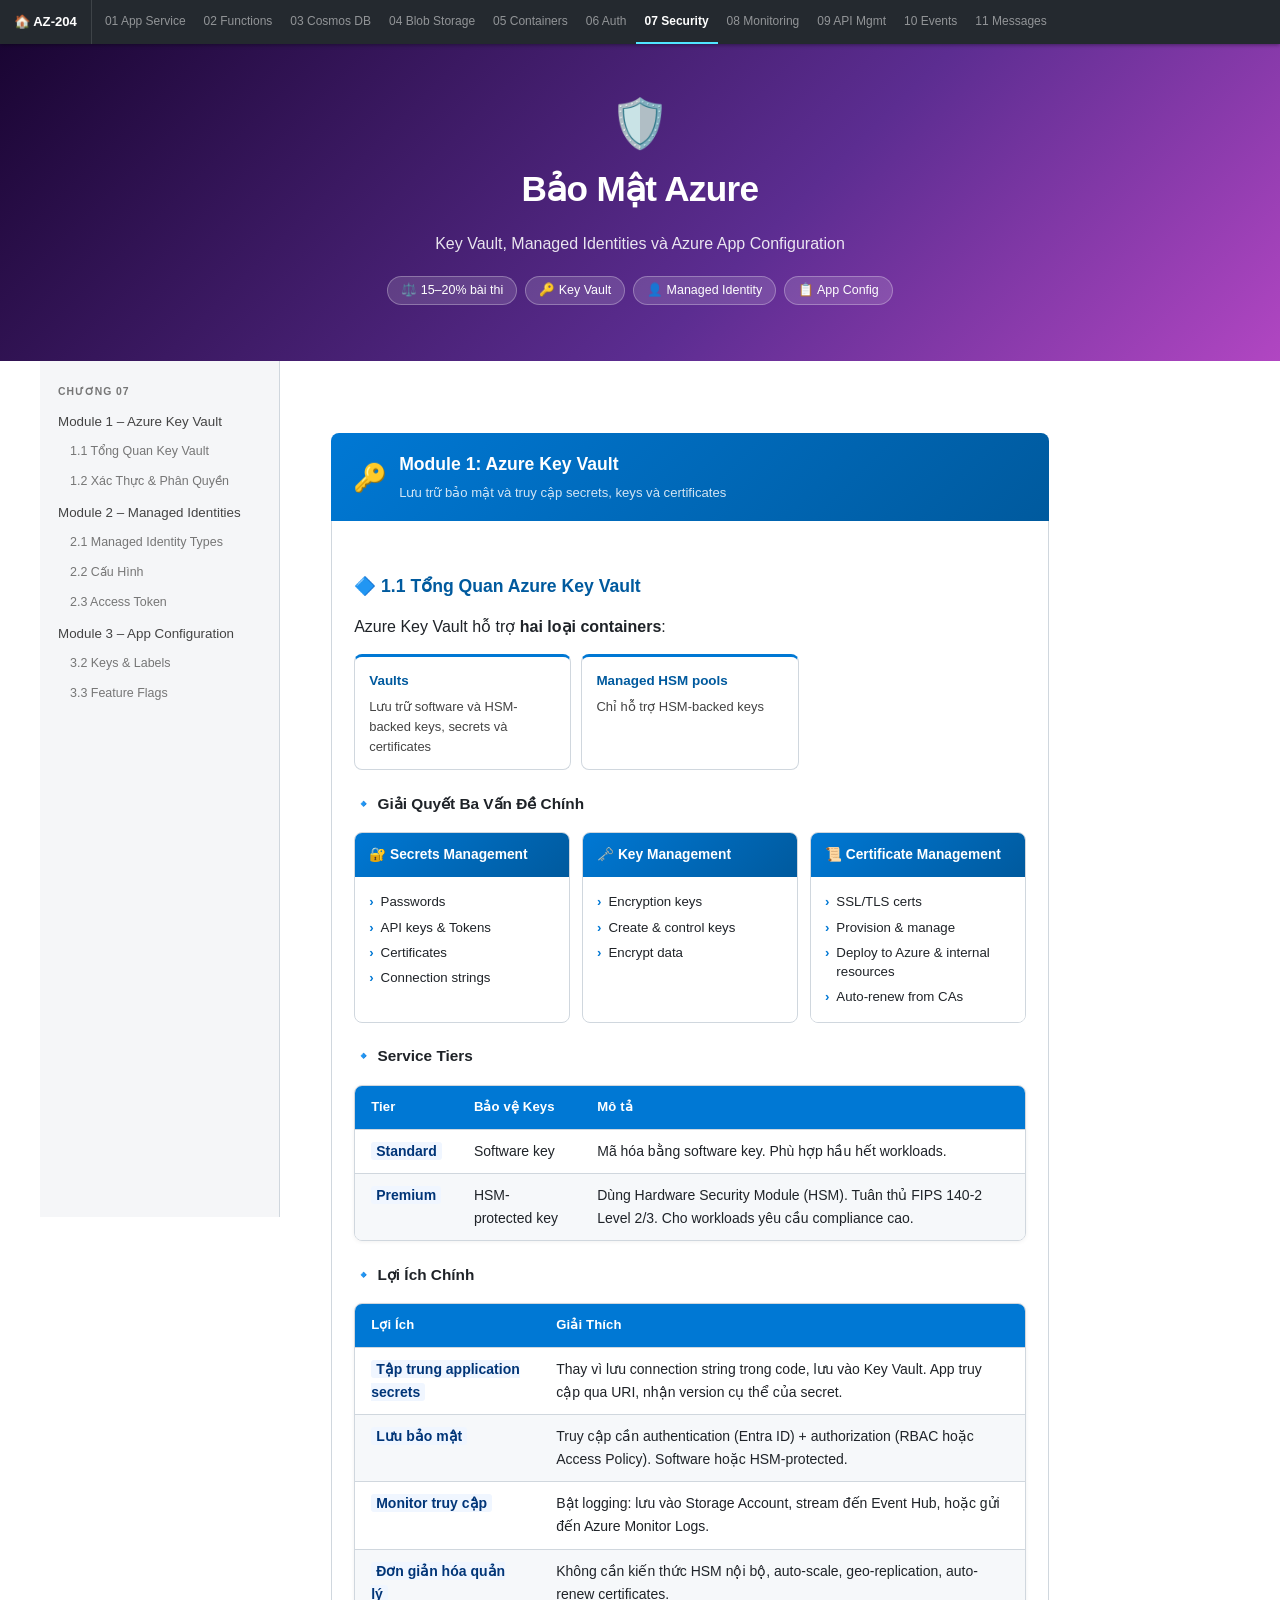
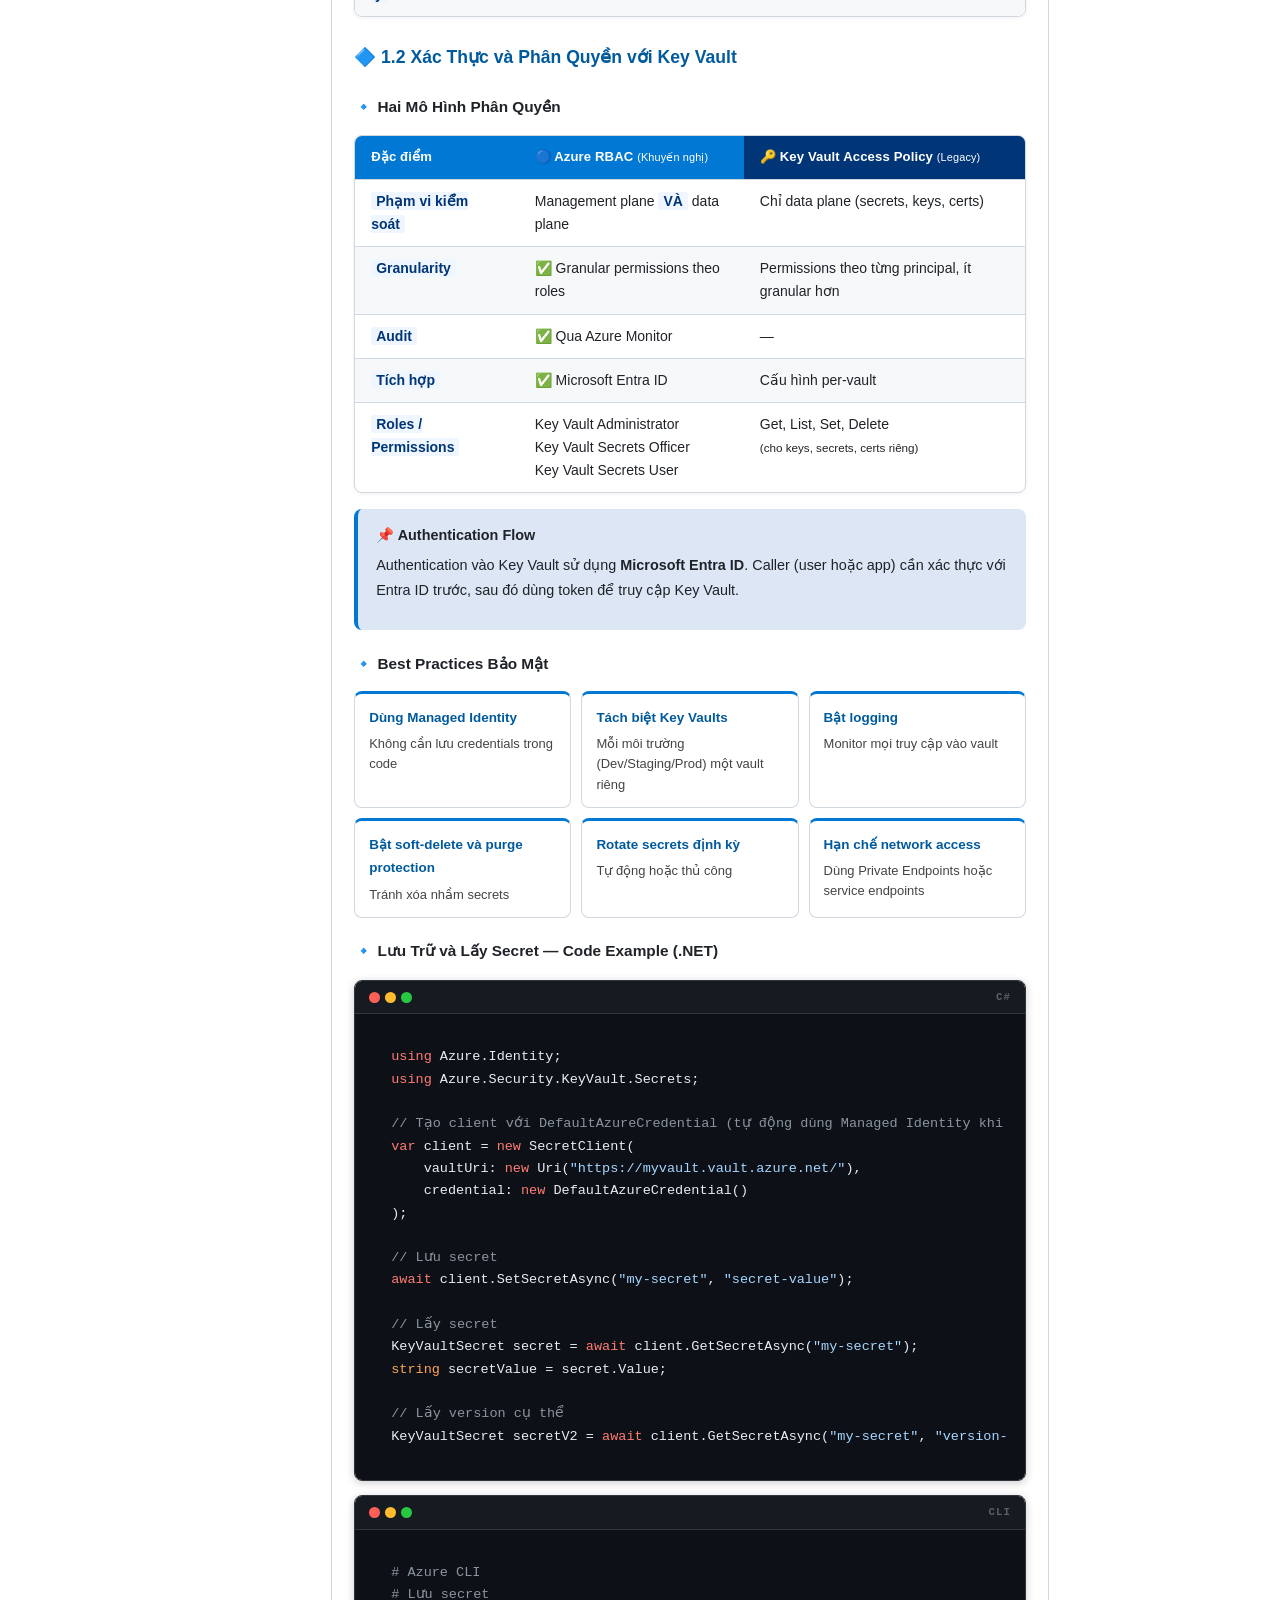
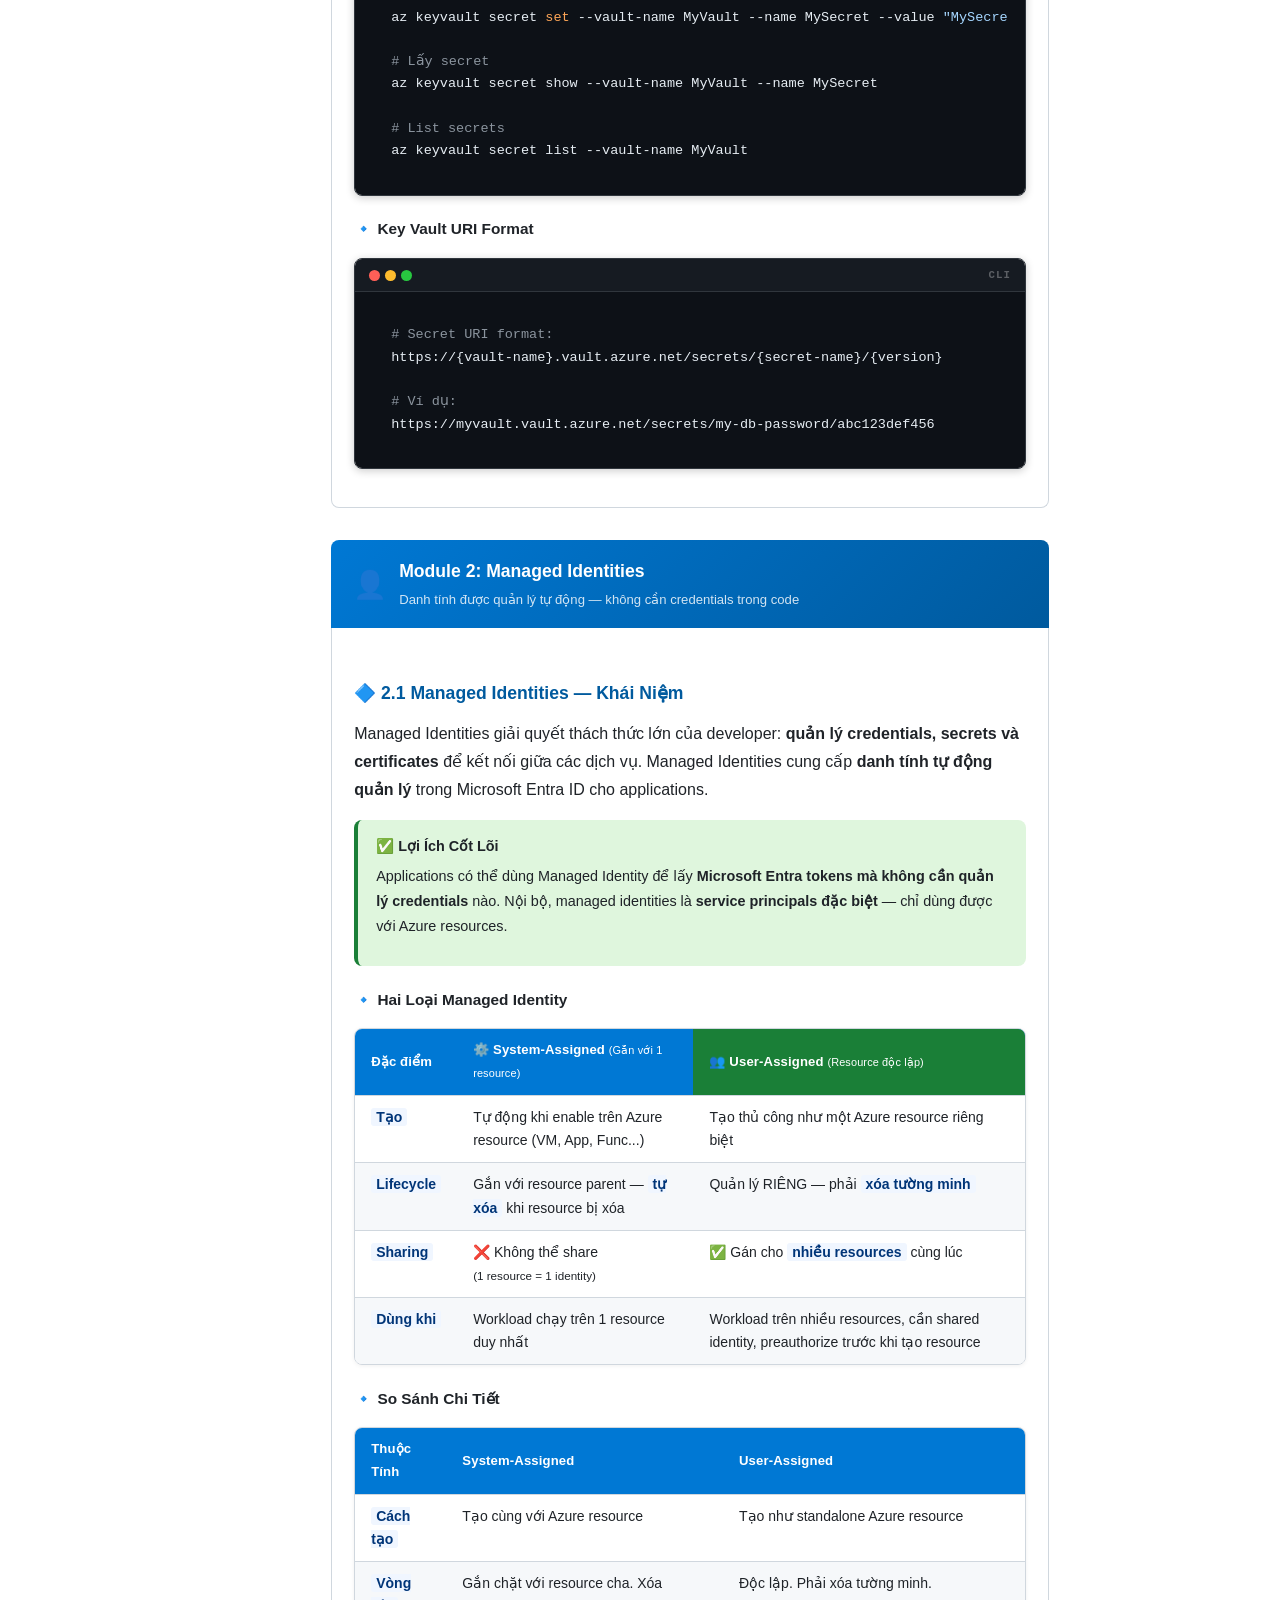
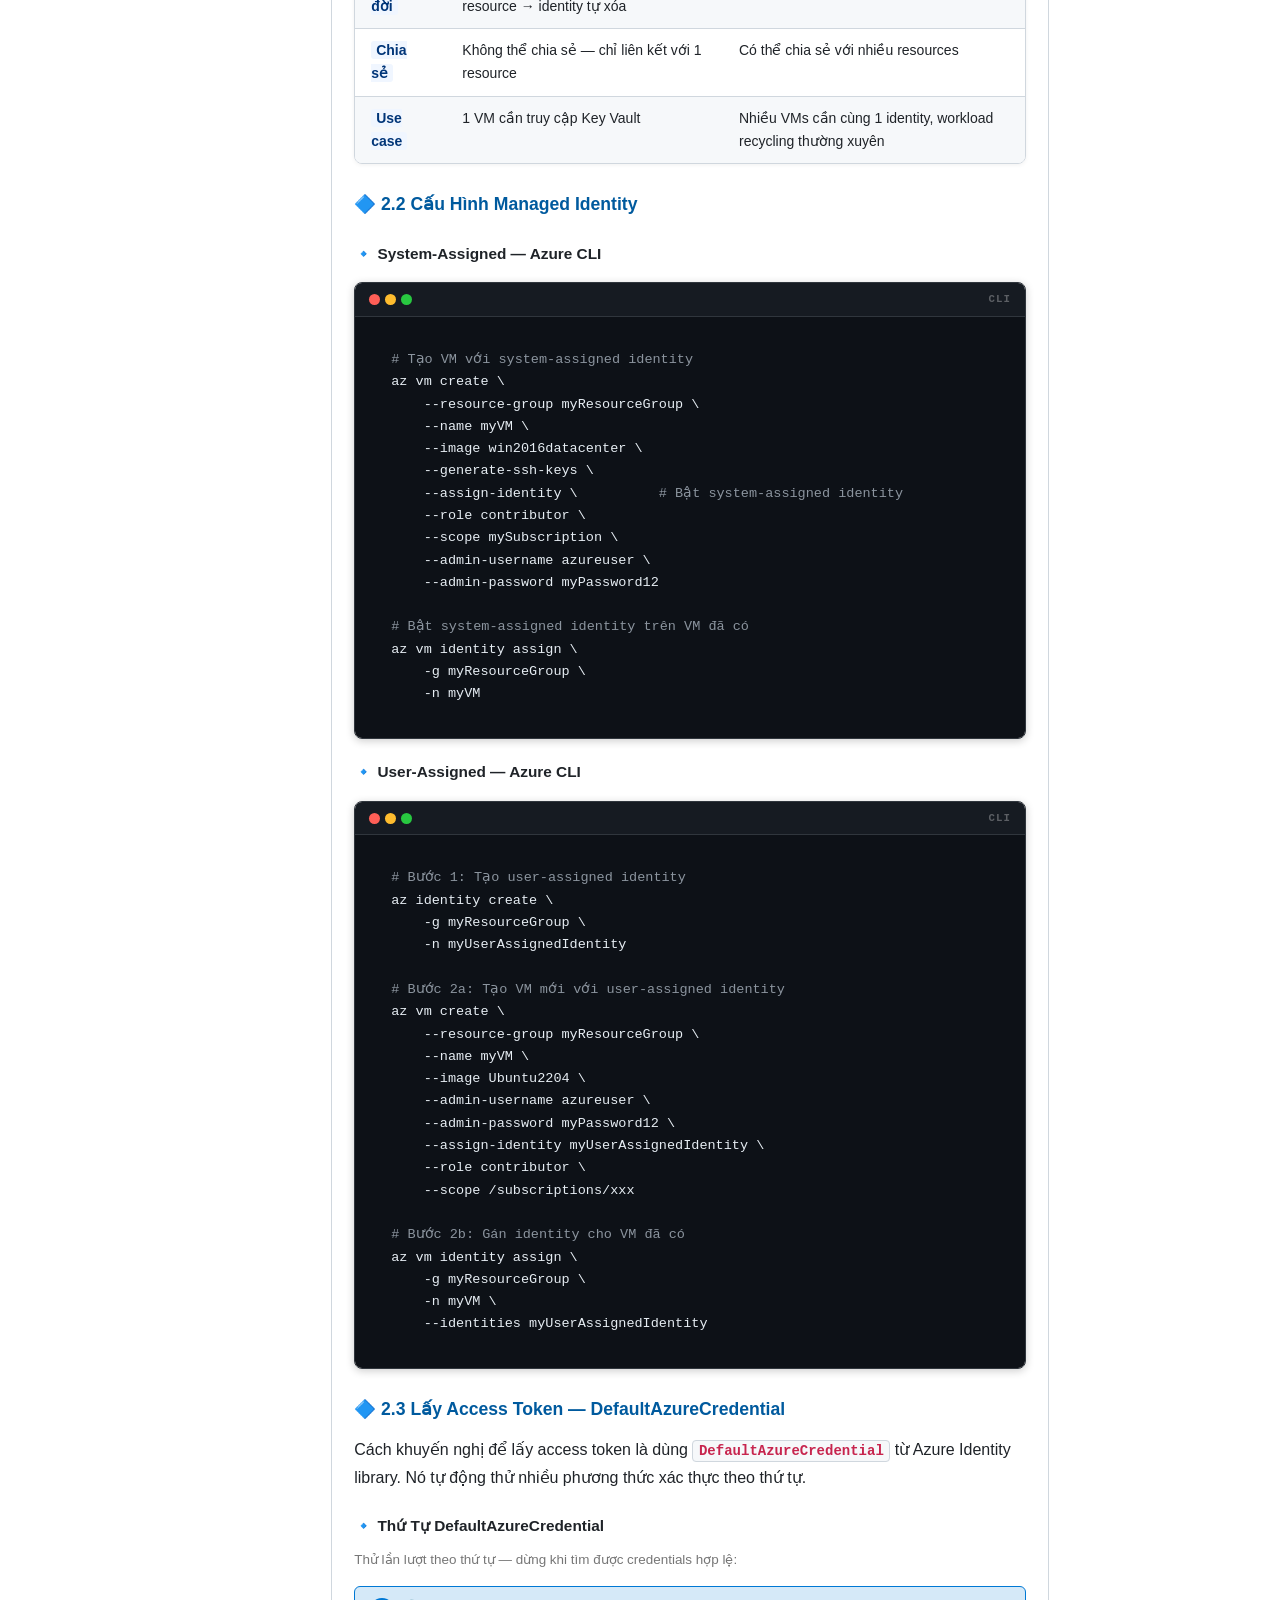
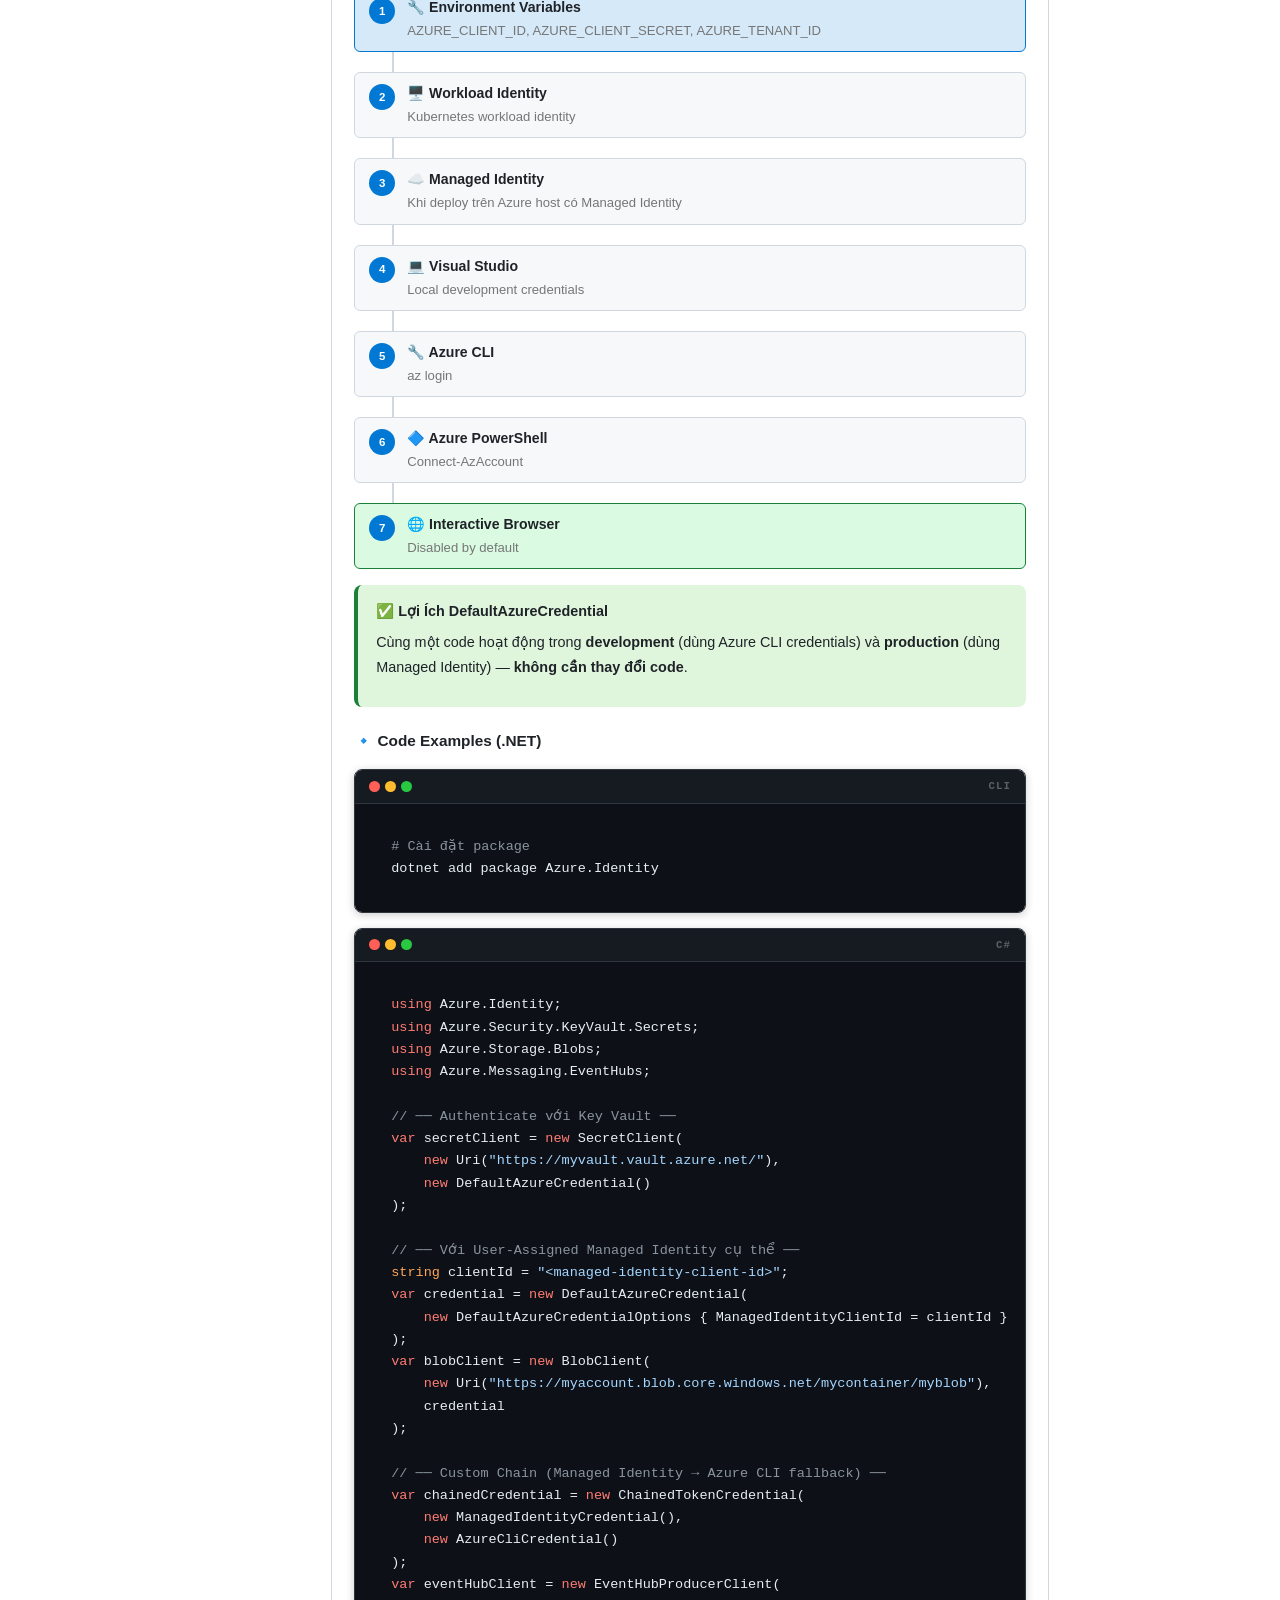
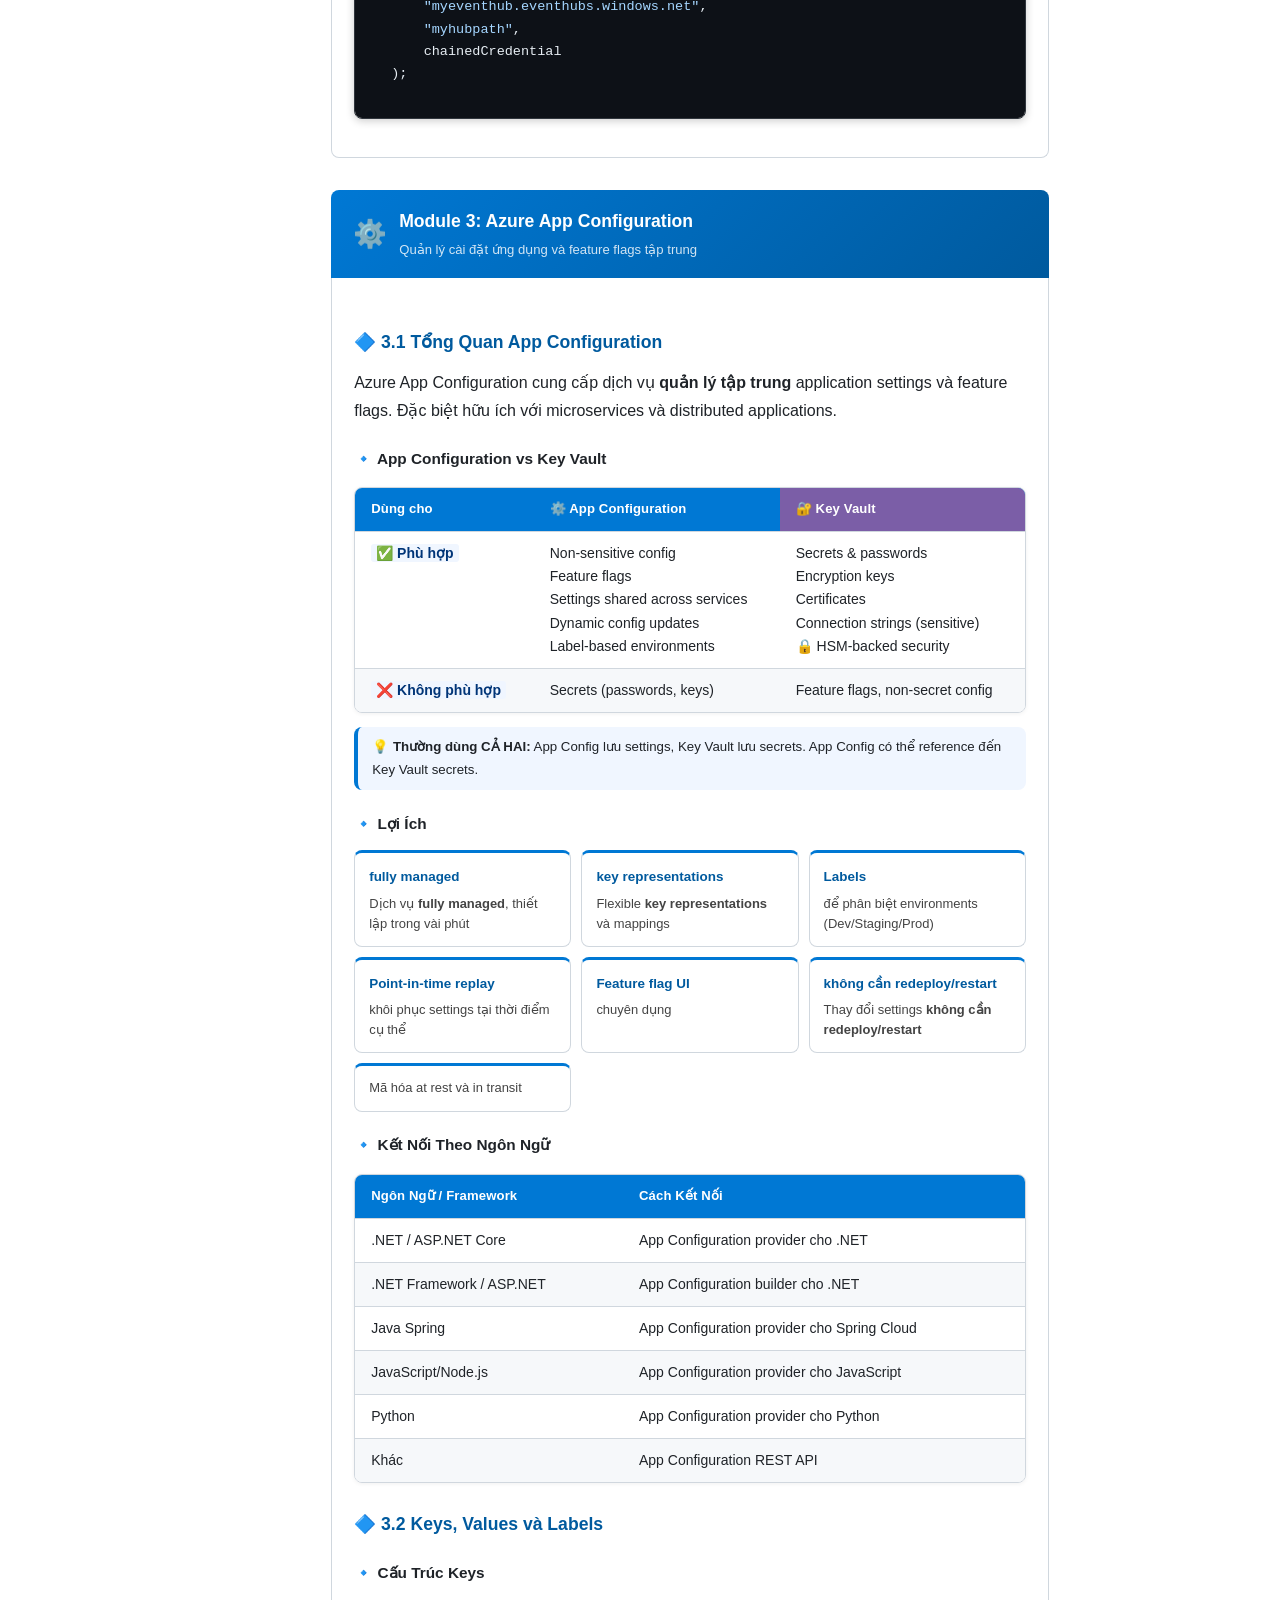
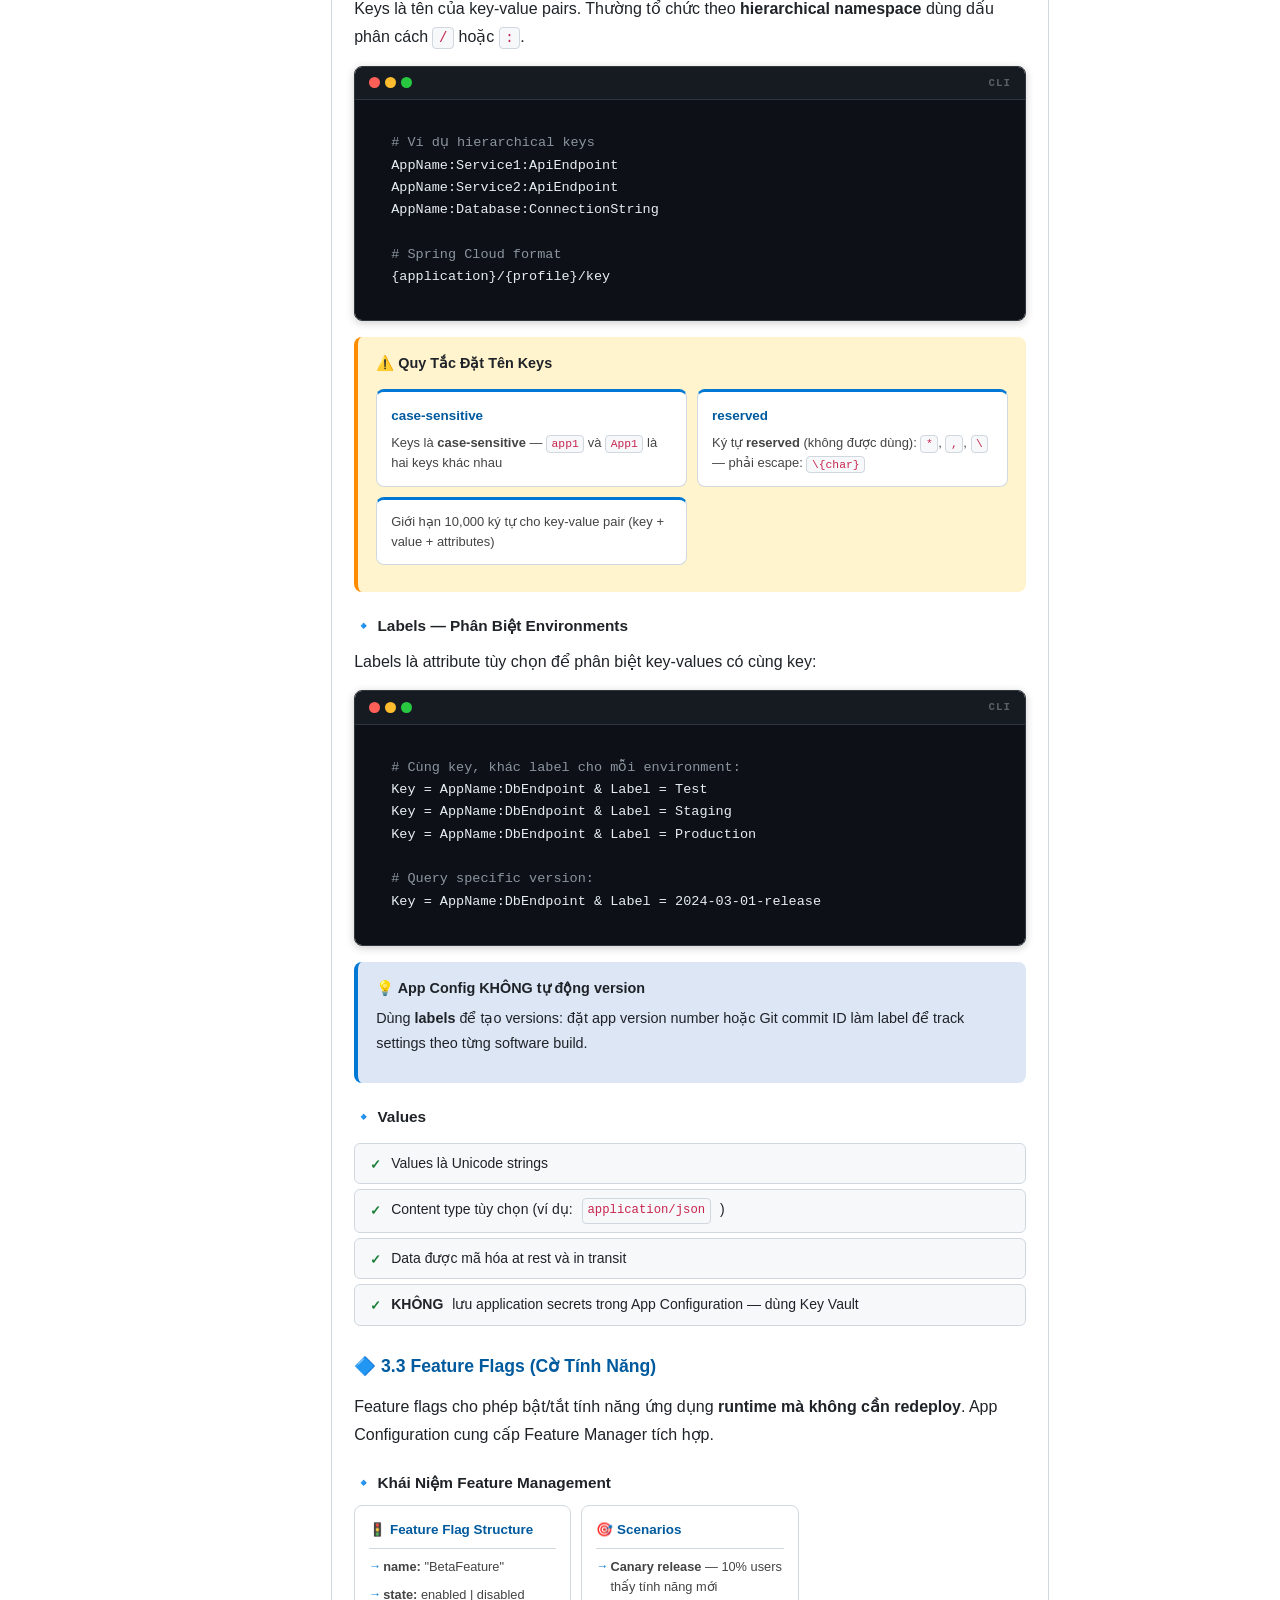
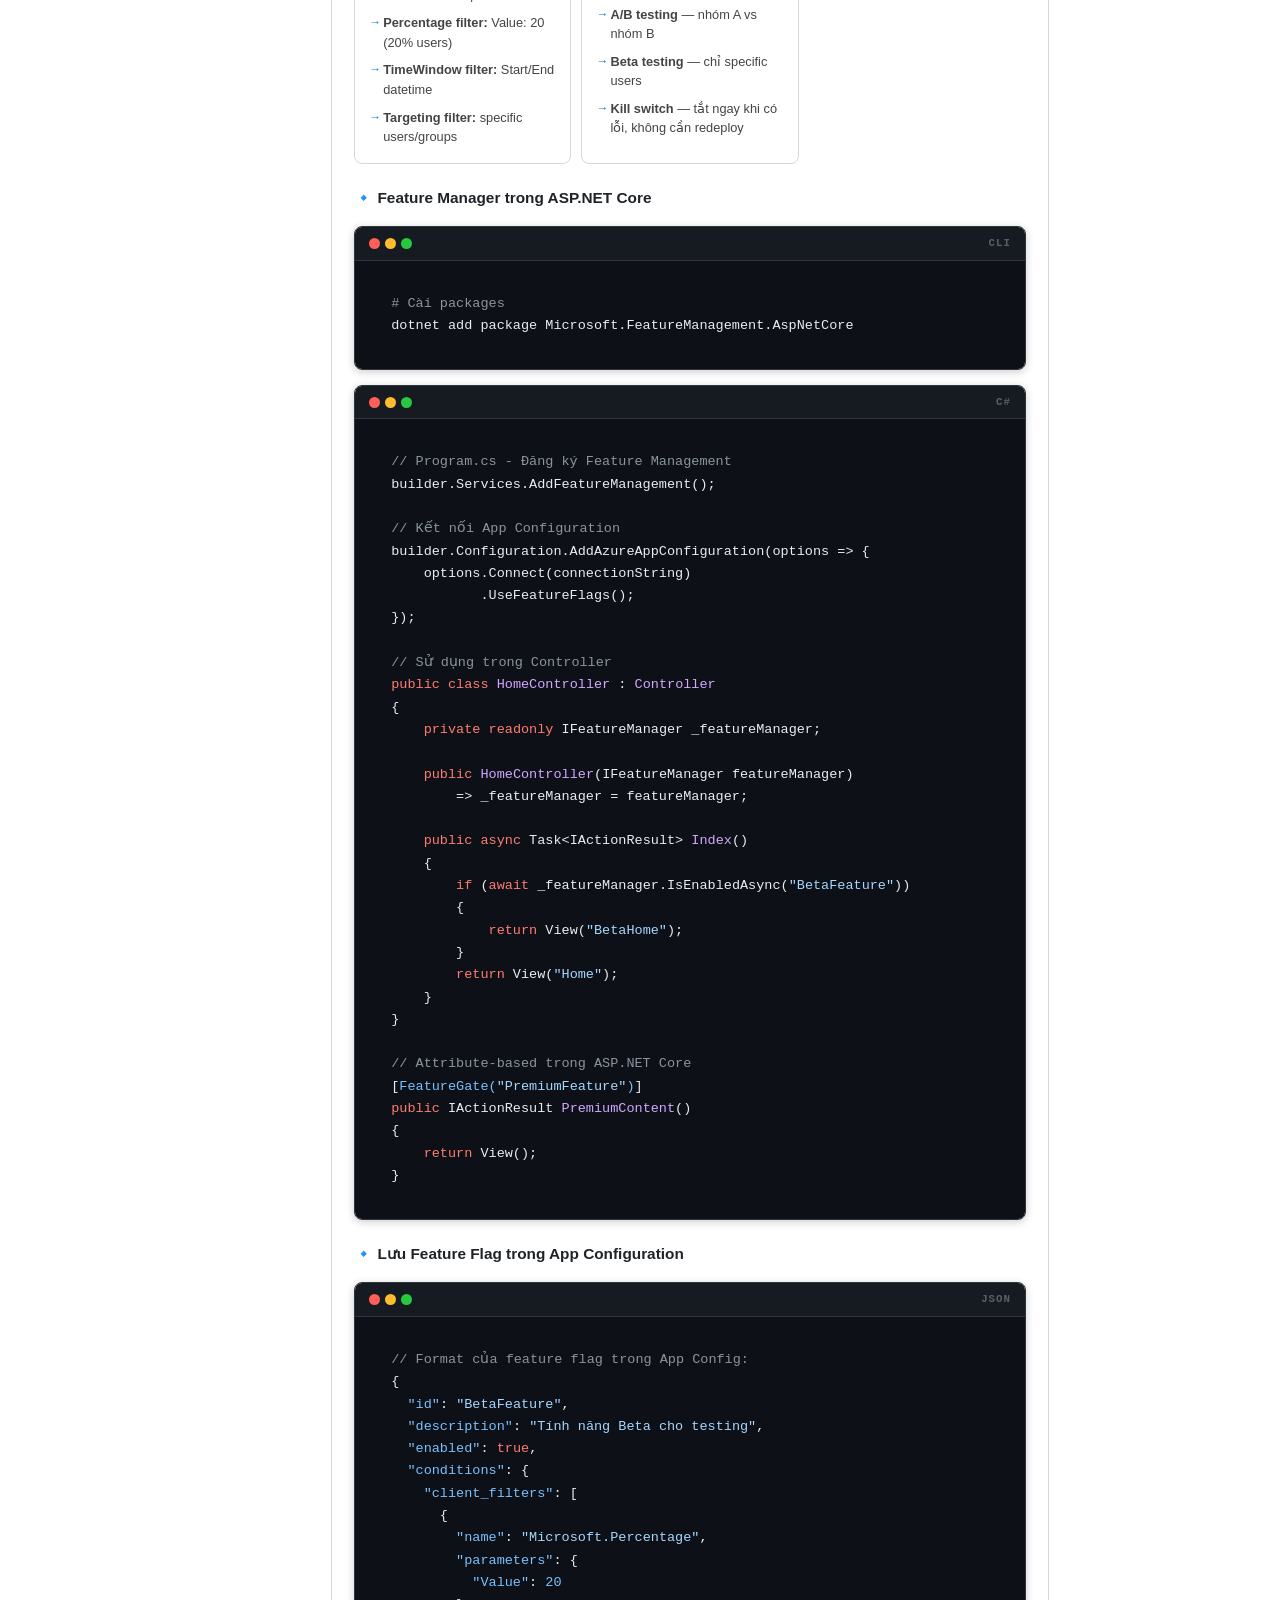
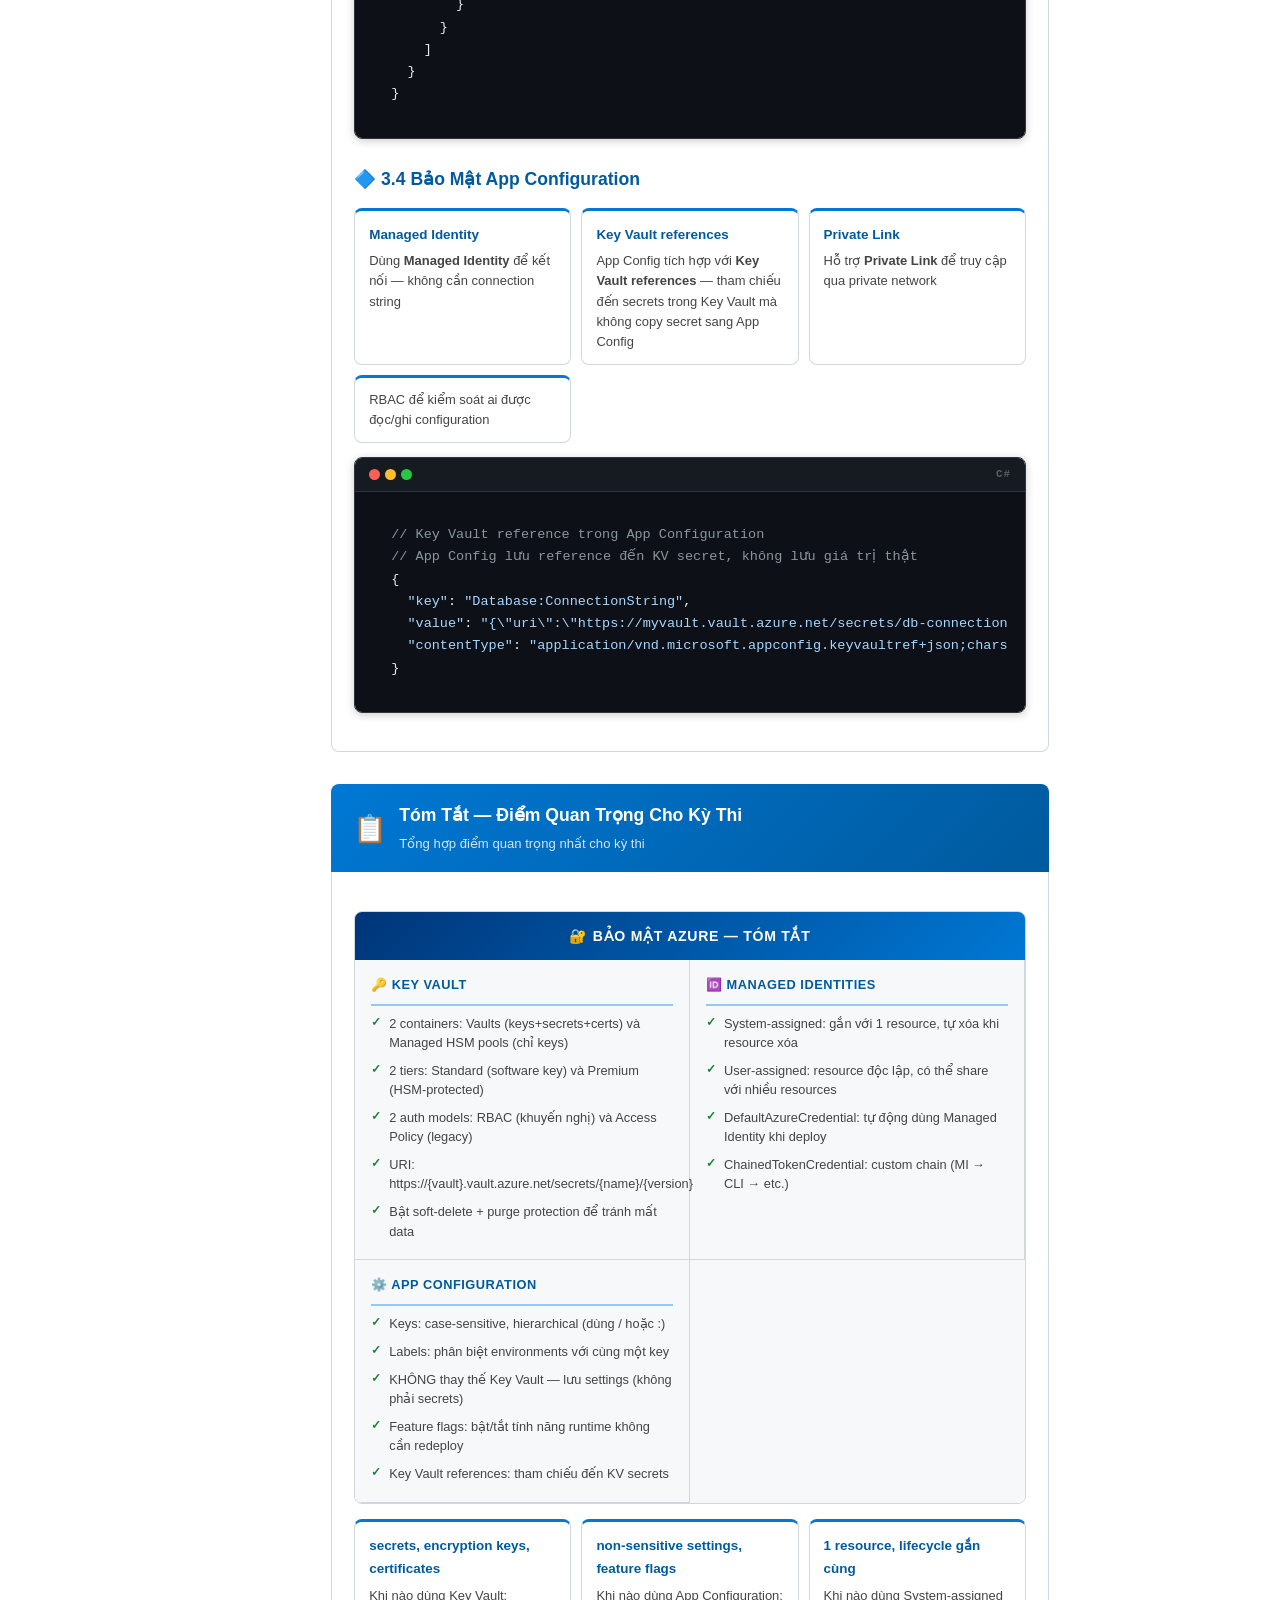
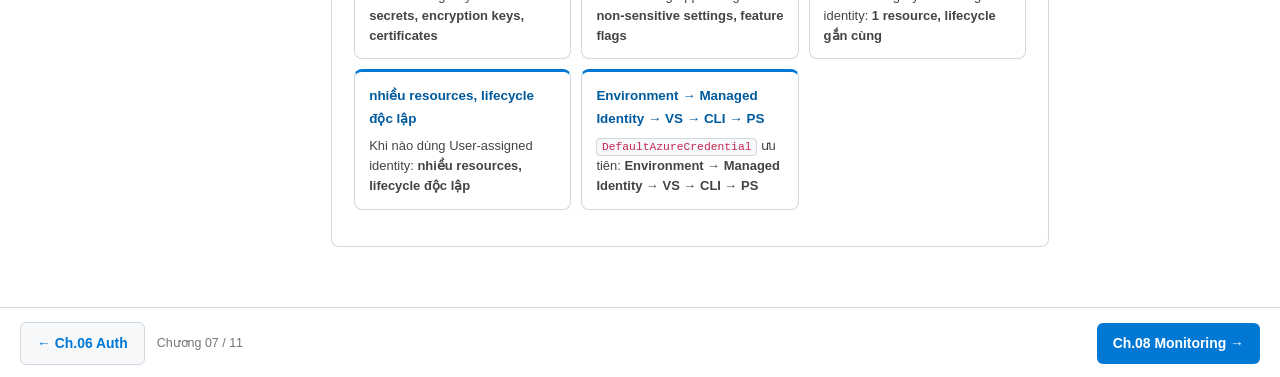
<file: az-204/07-security.html>
<!DOCTYPE html>
<html lang="vi">
<head>
<meta charset="UTF-8">
<meta name="viewport" content="width=device-width, initial-scale=1.0">
<title>AZ-204 | Chương 07 – Bảo Mật Azure: Key Vault, Managed Identity, App Config</title>
<link rel="stylesheet" href="common.css">
<link rel="stylesheet" href="code-diagram.css">
<style>
/* ── Chapter 07: Security ── */
.hero { background: linear-gradient(135deg, #1a0533 0%, #5c2d91 60%, #b146c2 100%); }
.grid-2 { display: grid; grid-template-columns: 1fr 1fr; gap: 16px; }
@media(max-width:700px) { .grid-2 { grid-template-columns: 1fr; } }
.nav-bottom { background: white; border-top: 1px solid var(--border); padding: 20px 32px; display: flex; justify-content: space-between; align-items: center; flex-wrap: wrap; gap: 12px; }
.nav-btn { display: inline-flex; align-items: center; gap: 8px; background: var(--blue-5); color: white; padding: 10px 20px; border-radius: 8px; text-decoration: none; font-weight: 600; font-size: .9rem; }
.nav-btn.outline { background: white; color: var(--blue-5); border: 2px solid var(--blue-5); }
</style>
</head>
<body>

<nav id="cnav">
  <a href="index.html" class="cnav-home">🏠 AZ-204</a>
  <div id="cnav-links">
    <a href="01-azure-app-service.html">01 App Service</a>
    <a href="02-azure-functions.html">02 Functions</a>
    <a href="03-cosmos-db.html">03 Cosmos DB</a>
    <a href="04-blob-storage.html">04 Blob Storage</a>
    <a href="05-containerized-solutions.html">05 Containers</a>
    <a href="06-authentication.html">06 Auth</a>
    <a href="07-security.html" class="on">07 Security</a>
    <a href="08-monitoring.html">08 Monitoring</a>
    <a href="09-api-management.html">09 API Mgmt</a>
    <a href="10-event-based.html">10 Events</a>
    <a href="11-message-based.html">11 Messages</a>
  </div>
  <button id="toc-btn" onclick="toggleToc()">☰ Mục lục</button>
</nav>
<div id="toc-bd" onclick="closeToc()"></div>

<div class="hero">
  <div class="hero-ico">🛡️</div>
  <h1>Bảo Mật Azure</h1>
  <p>Key Vault, Managed Identities và Azure App Configuration</p>
  <div class="hero-tags">
    <span class="hero-tag">⚖️ 15–20% bài thi</span>
    <span class="hero-tag">🔑 Key Vault</span>
    <span class="hero-tag">👤 Managed Identity</span>
    <span class="hero-tag">📋 App Config</span>
  </div>
</div>

<div class="wrap">
<nav id="toc">
  <div class="toc-lbl">Chương 07</div>
  <a href="#keyvault">Module 1 – Azure Key Vault</a>
  <a href="#kv-overview" class="sub">1.1 Tổng Quan Key Vault</a>
  <a href="#kv-auth" class="sub">1.2 Xác Thực &amp; Phân Quyền</a>
  <a href="#managed-id">Module 2 – Managed Identities</a>
  <a href="#mi-types" class="sub">2.1 Managed Identity Types</a>
  <a href="#mi-configure" class="sub">2.2 Cấu Hình</a>
  <a href="#mi-token" class="sub">2.3 Access Token</a>
  <a href="#appconfig">Module 3 – App Configuration</a>
  <a href="#ac-keys" class="sub">3.2 Keys &amp; Labels</a>
  <a href="#ac-features" class="sub">3.3 Feature Flags</a>
</nav>
<main class="content">

<!-- ══════════════════════════════════════════════════ -->
<!-- MODULE 1: AZURE KEY VAULT -->
<!-- ══════════════════════════════════════════════════ -->
<div id="keyvault">
<div class="mhd"><div class="mhd-ico">🔑</div><div><h2>Module 1: Azure Key Vault</h2><div class="mhd-sub">Lưu trữ bảo mật và truy cập secrets, keys và certificates</div></div></div>
<div class="msec">

    <section id="kv-overview">
      <h3>🔷 1.1 Tổng Quan Azure Key Vault</h3>
      <p>Azure Key Vault hỗ trợ <strong>hai loại containers</strong>:</p>
      <ul>
        <li><strong>Vaults</strong> — Lưu trữ software và HSM-backed keys, secrets và certificates</li>
        <li><strong>Managed HSM pools</strong> — Chỉ hỗ trợ HSM-backed keys</li>
      </ul>

      <h4>🔹 Giải Quyết Ba Vấn Đề Chính</h4>
      <div class="arch-grid" style="grid-template-columns:1fr 1fr 1fr">
        <div class="arch-card">
          <div class="arch-card-hd">🔐 Secrets Management</div>
          <div class="arch-card-body">
            <div class="arch-item">Passwords</div>
            <div class="arch-item">API keys &amp; Tokens</div>
            <div class="arch-item">Certificates</div>
            <div class="arch-item">Connection strings</div>
          </div>
        </div>
        <div class="arch-card">
          <div class="arch-card-hd">🗝️ Key Management</div>
          <div class="arch-card-body">
            <div class="arch-item">Encryption keys</div>
            <div class="arch-item">Create &amp; control keys</div>
            <div class="arch-item">Encrypt data</div>
          </div>
        </div>
        <div class="arch-card">
          <div class="arch-card-hd">📜 Certificate Management</div>
          <div class="arch-card-body">
            <div class="arch-item">SSL/TLS certs</div>
            <div class="arch-item">Provision &amp; manage</div>
            <div class="arch-item">Deploy to Azure &amp; internal resources</div>
            <div class="arch-item">Auto-renew from CAs</div>
          </div>
        </div>
      </div>

      <h4>🔹 Service Tiers</h4>
      <table>
        <thead><tr><th>Tier</th><th>Bảo vệ Keys</th><th>Mô tả</th></tr></thead>
        <tbody>
          <tr><td><strong>Standard</strong></td><td>Software key</td><td>Mã hóa bằng software key. Phù hợp hầu hết workloads.</td></tr>
          <tr><td><strong>Premium</strong></td><td>HSM-protected key</td><td>Dùng Hardware Security Module (HSM). Tuân thủ FIPS 140-2 Level 2/3. Cho workloads yêu cầu compliance cao.</td></tr>
        </tbody>
      </table>

      <h4>🔹 Lợi Ích Chính</h4>
      <table>
        <thead><tr><th>Lợi Ích</th><th>Giải Thích</th></tr></thead>
        <tbody>
          <tr><td><strong>Tập trung application secrets</strong></td><td>Thay vì lưu connection string trong code, lưu vào Key Vault. App truy cập qua URI, nhận version cụ thể của secret.</td></tr>
          <tr><td><strong>Lưu bảo mật</strong></td><td>Truy cập cần authentication (Entra ID) + authorization (RBAC hoặc Access Policy). Software hoặc HSM-protected.</td></tr>
          <tr><td><strong>Monitor truy cập</strong></td><td>Bật logging: lưu vào Storage Account, stream đến Event Hub, hoặc gửi đến Azure Monitor Logs.</td></tr>
          <tr><td><strong>Đơn giản hóa quản lý</strong></td><td>Không cần kiến thức HSM nội bộ, auto-scale, geo-replication, auto-renew certificates.</td></tr>
        </tbody>
      </table>
    </section>

    <section id="kv-auth">
      <h3>🔷 1.2 Xác Thực và Phân Quyền với Key Vault</h3>

      <h4>🔹 Hai Mô Hình Phân Quyền</h4>
      <table>
        <thead>
          <tr>
            <th>Đặc điểm</th>
            <th>🔵 Azure RBAC <small style="font-weight:400">(Khuyến nghị)</small></th>
            <th class="col-b">🔑 Key Vault Access Policy <small style="font-weight:400">(Legacy)</small></th>
          </tr>
        </thead>
        <tbody>
          <tr>
            <td><strong>Phạm vi kiểm soát</strong></td>
            <td>Management plane <strong>VÀ</strong> data plane</td>
            <td>Chỉ data plane (secrets, keys, certs)</td>
          </tr>
          <tr>
            <td><strong>Granularity</strong></td>
            <td>✅ Granular permissions theo roles</td>
            <td>Permissions theo từng principal, ít granular hơn</td>
          </tr>
          <tr>
            <td><strong>Audit</strong></td>
            <td>✅ Qua Azure Monitor</td>
            <td>—</td>
          </tr>
          <tr>
            <td><strong>Tích hợp</strong></td>
            <td>✅ Microsoft Entra ID</td>
            <td>Cấu hình per-vault</td>
          </tr>
          <tr>
            <td><strong>Roles / Permissions</strong></td>
            <td>Key Vault Administrator<br>Key Vault Secrets Officer<br>Key Vault Secrets User</td>
            <td>Get, List, Set, Delete<br><small>(cho keys, secrets, certs riêng)</small></td>
          </tr>
        </tbody>
      </table>

      <div class="callout info">
        <div class="callout-title">📌 Authentication Flow</div>
        <p>Authentication vào Key Vault sử dụng <strong>Microsoft Entra ID</strong>. Caller (user hoặc app) cần xác thực với Entra ID trước, sau đó dùng token để truy cập Key Vault.</p>
      </div>

      <h4>🔹 Best Practices Bảo Mật</h4>
      <ul>
        <li><strong>Dùng Managed Identity</strong> — Không cần lưu credentials trong code</li>
        <li><strong>Tách biệt Key Vaults</strong> — Mỗi môi trường (Dev/Staging/Prod) một vault riêng</li>
        <li><strong>Bật logging</strong> — Monitor mọi truy cập vào vault</li>
        <li><strong>Bật soft-delete và purge protection</strong> — Tránh xóa nhầm secrets</li>
        <li><strong>Rotate secrets định kỳ</strong> — Tự động hoặc thủ công</li>
        <li><strong>Hạn chế network access</strong> — Dùng Private Endpoints hoặc service endpoints</li>
      </ul>

      <h4>🔹 Lưu Trữ và Lấy Secret — Code Example (.NET)</h4>
      <div class="cb">
<div class="cb-hd"><div class="dots"><i class="dr"></i><i class="dy"></i><i class="dg"></i></div><span class="cb-lang">C#</span></div>
<pre><code class="language-csharp">using Azure.Identity;
using Azure.Security.KeyVault.Secrets;

// Tạo client với DefaultAzureCredential (tự động dùng Managed Identity khi deploy)
var client = new SecretClient(
    vaultUri: new Uri("https://myvault.vault.azure.net/"),
    credential: new DefaultAzureCredential()
);

// Lưu secret
await client.SetSecretAsync("my-secret", "secret-value");

// Lấy secret
KeyVaultSecret secret = await client.GetSecretAsync("my-secret");
string secretValue = secret.Value;

// Lấy version cụ thể
KeyVaultSecret secretV2 = await client.GetSecretAsync("my-secret", "version-id");</code></pre>
</div>

      <div class="cb">
<div class="cb-hd"><div class="dots"><i class="dr"></i><i class="dy"></i><i class="dg"></i></div><span class="cb-lang">CLI</span></div>
<pre><code class="language-bash"># Azure CLI
# Lưu secret
az keyvault secret set --vault-name MyVault --name MySecret --value "MySecretValue"

# Lấy secret
az keyvault secret show --vault-name MyVault --name MySecret

# List secrets
az keyvault secret list --vault-name MyVault</code></pre>
</div>

      <h4>🔹 Key Vault URI Format</h4>
      <div class="cb">
<div class="cb-hd"><div class="dots"><i class="dr"></i><i class="dy"></i><i class="dg"></i></div><span class="cb-lang">CLI</span></div>
<pre><code class="language-bash"># Secret URI format:
https://{vault-name}.vault.azure.net/secrets/{secret-name}/{version}

# Ví dụ:
https://myvault.vault.azure.net/secrets/my-db-password/abc123def456</code></pre>
</div>
    </section>

  </div>
</div>

<!-- ══════════════════════════════════════════════════ -->
<!-- MODULE 2: MANAGED IDENTITIES -->
<!-- ══════════════════════════════════════════════════ -->
<div id="managed-id">
<div class="mhd"><div class="mhd-ico">👤</div><div><h2>Module 2: Managed Identities</h2><div class="mhd-sub">Danh tính được quản lý tự động — không cần credentials trong code</div></div></div>
<div class="msec">

    <section id="mi-types">
      <h3>🔷 2.1 Managed Identities — Khái Niệm</h3>
      <p>Managed Identities giải quyết thách thức lớn của developer: <strong>quản lý credentials, secrets và certificates</strong> để kết nối giữa các dịch vụ. Managed Identities cung cấp <strong>danh tính tự động quản lý</strong> trong Microsoft Entra ID cho applications.</p>

      <div class="callout success">
        <div class="callout-title">✅ Lợi Ích Cốt Lõi</div>
        <p>Applications có thể dùng Managed Identity để lấy <strong>Microsoft Entra tokens mà không cần quản lý credentials</strong> nào. Nội bộ, managed identities là <strong>service principals đặc biệt</strong> — chỉ dùng được với Azure resources.</p>
      </div>

      <h4>🔹 Hai Loại Managed Identity</h4>
      <table>
        <thead>
          <tr>
            <th>Đặc điểm</th>
            <th>⚙️ System-Assigned <small style="font-weight:400">(Gắn với 1 resource)</small></th>
            <th class="col-green">👥 User-Assigned <small style="font-weight:400">(Resource độc lập)</small></th>
          </tr>
        </thead>
        <tbody>
          <tr>
            <td><strong>Tạo</strong></td>
            <td>Tự động khi enable trên Azure resource (VM, App, Func...)</td>
            <td>Tạo thủ công như một Azure resource riêng biệt</td>
          </tr>
          <tr>
            <td><strong>Lifecycle</strong></td>
            <td>Gắn với resource parent — <strong>tự xóa</strong> khi resource bị xóa</td>
            <td>Quản lý RIÊNG — phải <strong>xóa tường minh</strong></td>
          </tr>
          <tr>
            <td><strong>Sharing</strong></td>
            <td>❌ Không thể share<br><small>(1 resource = 1 identity)</small></td>
            <td>✅ Gán cho <strong>nhiều resources</strong> cùng lúc</td>
          </tr>
          <tr>
            <td><strong>Dùng khi</strong></td>
            <td>Workload chạy trên 1 resource duy nhất</td>
            <td>Workload trên nhiều resources, cần shared identity, preauthorize trước khi tạo resource</td>
          </tr>
        </tbody>
      </table>

      <h4>🔹 So Sánh Chi Tiết</h4>
      <table>
        <thead>
          <tr><th>Thuộc Tính</th><th>System-Assigned</th><th>User-Assigned</th></tr>
        </thead>
        <tbody>
          <tr><td><strong>Cách tạo</strong></td><td>Tạo cùng với Azure resource</td><td>Tạo như standalone Azure resource</td></tr>
          <tr><td><strong>Vòng đời</strong></td><td>Gắn chặt với resource cha. Xóa resource → identity tự xóa</td><td>Độc lập. Phải xóa tường minh.</td></tr>
          <tr><td><strong>Chia sẻ</strong></td><td>Không thể chia sẻ — chỉ liên kết với 1 resource</td><td>Có thể chia sẻ với nhiều resources</td></tr>
          <tr><td><strong>Use case</strong></td><td>1 VM cần truy cập Key Vault</td><td>Nhiều VMs cần cùng 1 identity, workload recycling thường xuyên</td></tr>
        </tbody>
      </table>
    </section>

    <section id="mi-configure">
      <h3>🔷 2.2 Cấu Hình Managed Identity</h3>

      <h4>🔹 System-Assigned — Azure CLI</h4>
      <div class="cb">
<div class="cb-hd"><div class="dots"><i class="dr"></i><i class="dy"></i><i class="dg"></i></div><span class="cb-lang">CLI</span></div>
<pre><code class="language-bash"># Tạo VM với system-assigned identity
az vm create \
    --resource-group myResourceGroup \
    --name myVM \
    --image win2016datacenter \
    --generate-ssh-keys \
    --assign-identity \          # Bật system-assigned identity
    --role contributor \
    --scope mySubscription \
    --admin-username azureuser \
    --admin-password myPassword12

# Bật system-assigned identity trên VM đã có
az vm identity assign \
    -g myResourceGroup \
    -n myVM</code></pre>
</div>

      <h4>🔹 User-Assigned — Azure CLI</h4>
      <div class="cb">
<div class="cb-hd"><div class="dots"><i class="dr"></i><i class="dy"></i><i class="dg"></i></div><span class="cb-lang">CLI</span></div>
<pre><code class="language-bash"># Bước 1: Tạo user-assigned identity
az identity create \
    -g myResourceGroup \
    -n myUserAssignedIdentity

# Bước 2a: Tạo VM mới với user-assigned identity
az vm create \
    --resource-group myResourceGroup \
    --name myVM \
    --image Ubuntu2204 \
    --admin-username azureuser \
    --admin-password myPassword12 \
    --assign-identity myUserAssignedIdentity \
    --role contributor \
    --scope /subscriptions/xxx

# Bước 2b: Gán identity cho VM đã có
az vm identity assign \
    -g myResourceGroup \
    -n myVM \
    --identities myUserAssignedIdentity</code></pre>
</div>
    </section>

    <section id="mi-token">
      <h3>🔷 2.3 Lấy Access Token — DefaultAzureCredential</h3>
      <p>Cách khuyến nghị để lấy access token là dùng <strong><code>DefaultAzureCredential</code></strong> từ Azure Identity library. Nó tự động thử nhiều phương thức xác thực theo thứ tự.</p>

      <h4>🔹 Thứ Tự DefaultAzureCredential</h4>
      <p style="font-size:.84rem;color:var(--muted);margin-bottom:.5rem">Thử lần lượt theo thứ tự — dừng khi tìm được credentials hợp lệ:</p>
      <div class="flow-v">
        <div class="flow-step start">
          <div class="flow-num">1</div>
          <div class="flow-body"><strong>🔧 Environment Variables</strong><span style="color:var(--muted);font-size:.82rem">AZURE_CLIENT_ID, AZURE_CLIENT_SECRET, AZURE_TENANT_ID</span></div>
        </div>
        <div class="flow-connector"></div>
        <div class="flow-step">
          <div class="flow-num">2</div>
          <div class="flow-body"><strong>🖥️ Workload Identity</strong><span style="color:var(--muted);font-size:.82rem">Kubernetes workload identity</span></div>
        </div>
        <div class="flow-connector"></div>
        <div class="flow-step">
          <div class="flow-num">3</div>
          <div class="flow-body"><strong>☁️ Managed Identity</strong><span style="color:var(--muted);font-size:.82rem">Khi deploy trên Azure host có Managed Identity</span></div>
        </div>
        <div class="flow-connector"></div>
        <div class="flow-step">
          <div class="flow-num">4</div>
          <div class="flow-body"><strong>💻 Visual Studio</strong><span style="color:var(--muted);font-size:.82rem">Local development credentials</span></div>
        </div>
        <div class="flow-connector"></div>
        <div class="flow-step">
          <div class="flow-num">5</div>
          <div class="flow-body"><strong>🔧 Azure CLI</strong><span style="color:var(--muted);font-size:.82rem">az login</span></div>
        </div>
        <div class="flow-connector"></div>
        <div class="flow-step">
          <div class="flow-num">6</div>
          <div class="flow-body"><strong>🔷 Azure PowerShell</strong><span style="color:var(--muted);font-size:.82rem">Connect-AzAccount</span></div>
        </div>
        <div class="flow-connector"></div>
        <div class="flow-step end">
          <div class="flow-num">7</div>
          <div class="flow-body"><strong>🌐 Interactive Browser</strong><span style="color:var(--muted);font-size:.82rem">Disabled by default</span></div>
        </div>
      </div>

      <div class="callout success">
        <div class="callout-title">✅ Lợi Ích DefaultAzureCredential</div>
        <p>Cùng một code hoạt động trong <strong>development</strong> (dùng Azure CLI credentials) và <strong>production</strong> (dùng Managed Identity) — <strong>không cần thay đổi code</strong>.</p>
      </div>

      <h4>🔹 Code Examples (.NET)</h4>
      <div class="cb">
<div class="cb-hd"><div class="dots"><i class="dr"></i><i class="dy"></i><i class="dg"></i></div><span class="cb-lang">CLI</span></div>
<pre><code class="language-bash"># Cài đặt package
dotnet add package Azure.Identity</code></pre>
</div>

      <div class="cb">
<div class="cb-hd"><div class="dots"><i class="dr"></i><i class="dy"></i><i class="dg"></i></div><span class="cb-lang">C#</span></div>
<pre><code class="language-csharp">using Azure.Identity;
using Azure.Security.KeyVault.Secrets;
using Azure.Storage.Blobs;
using Azure.Messaging.EventHubs;

// ── Authenticate với Key Vault ──
var secretClient = new SecretClient(
    new Uri("https://myvault.vault.azure.net/"),
    new DefaultAzureCredential()
);

// ── Với User-Assigned Managed Identity cụ thể ──
string clientId = "&lt;managed-identity-client-id&gt;";
var credential = new DefaultAzureCredential(
    new DefaultAzureCredentialOptions { ManagedIdentityClientId = clientId }
);
var blobClient = new BlobClient(
    new Uri("https://myaccount.blob.core.windows.net/mycontainer/myblob"),
    credential
);

// ── Custom Chain (Managed Identity → Azure CLI fallback) ──
var chainedCredential = new ChainedTokenCredential(
    new ManagedIdentityCredential(),
    new AzureCliCredential()
);
var eventHubClient = new EventHubProducerClient(
    "myeventhub.eventhubs.windows.net",
    "myhubpath",
    chainedCredential
);</code></pre>
</div>
    </section>

  </div>
</div>

<!-- ══════════════════════════════════════════════════ -->
<!-- MODULE 3: AZURE APP CONFIGURATION -->
<!-- ══════════════════════════════════════════════════ -->
<div id="appconfig">
<div class="mhd"><div class="mhd-ico">⚙️</div><div><h2>Module 3: Azure App Configuration</h2><div class="mhd-sub">Quản lý cài đặt ứng dụng và feature flags tập trung</div></div></div>
<div class="msec">

    <section>
      <h3>🔷 3.1 Tổng Quan App Configuration</h3>
      <p>Azure App Configuration cung cấp dịch vụ <strong>quản lý tập trung</strong> application settings và feature flags. Đặc biệt hữu ích với microservices và distributed applications.</p>

      <h4>🔹 App Configuration vs Key Vault</h4>
      <table>
        <thead>
          <tr>
            <th>Dùng cho</th>
            <th>⚙️ App Configuration</th>
            <th class="col-purple">🔐 Key Vault</th>
          </tr>
        </thead>
        <tbody>
          <tr>
            <td><strong>✅ Phù hợp</strong></td>
            <td>Non-sensitive config<br>Feature flags<br>Settings shared across services<br>Dynamic config updates<br>Label-based environments</td>
            <td>Secrets &amp; passwords<br>Encryption keys<br>Certificates<br>Connection strings (sensitive)<br>🔒 HSM-backed security</td>
          </tr>
          <tr>
            <td><strong>❌ Không phù hợp</strong></td>
            <td>Secrets (passwords, keys)</td>
            <td>Feature flags, non-secret config</td>
          </tr>
        </tbody>
      </table>
      <p class="note info" style="margin-top:.5rem;padding:8px 14px;font-size:.83rem">💡 <strong>Thường dùng CẢ HAI:</strong> App Config lưu settings, Key Vault lưu secrets. App Config có thể reference đến Key Vault secrets.</p>

      <h4>🔹 Lợi Ích</h4>
      <ul>
        <li>Dịch vụ <strong>fully managed</strong>, thiết lập trong vài phút</li>
        <li>Flexible <strong>key representations</strong> và mappings</li>
        <li><strong>Labels</strong> để phân biệt environments (Dev/Staging/Prod)</li>
        <li><strong>Point-in-time replay</strong> — khôi phục settings tại thời điểm cụ thể</li>
        <li><strong>Feature flag UI</strong> chuyên dụng</li>
        <li>Thay đổi settings <strong>không cần redeploy/restart</strong></li>
        <li>Mã hóa at rest và in transit</li>
      </ul>

      <h4>🔹 Kết Nối Theo Ngôn Ngữ</h4>
      <table>
        <thead><tr><th>Ngôn Ngữ / Framework</th><th>Cách Kết Nối</th></tr></thead>
        <tbody>
          <tr><td>.NET / ASP.NET Core</td><td>App Configuration provider cho .NET</td></tr>
          <tr><td>.NET Framework / ASP.NET</td><td>App Configuration builder cho .NET</td></tr>
          <tr><td>Java Spring</td><td>App Configuration provider cho Spring Cloud</td></tr>
          <tr><td>JavaScript/Node.js</td><td>App Configuration provider cho JavaScript</td></tr>
          <tr><td>Python</td><td>App Configuration provider cho Python</td></tr>
          <tr><td>Khác</td><td>App Configuration REST API</td></tr>
        </tbody>
      </table>
    </section>

    <section id="ac-keys">
      <h3>🔷 3.2 Keys, Values và Labels</h3>

      <h4>🔹 Cấu Trúc Keys</h4>
      <p>Keys là tên của key-value pairs. Thường tổ chức theo <strong>hierarchical namespace</strong> dùng dấu phân cách <code>/</code> hoặc <code>:</code>.</p>
      <div class="cb">
<div class="cb-hd"><div class="dots"><i class="dr"></i><i class="dy"></i><i class="dg"></i></div><span class="cb-lang">CLI</span></div>
<pre><code class="language-bash"># Ví dụ hierarchical keys
AppName:Service1:ApiEndpoint
AppName:Service2:ApiEndpoint
AppName:Database:ConnectionString

# Spring Cloud format
{application}/{profile}/key</code></pre>
</div>

      <div class="callout warning">
        <div class="callout-title">⚠️ Quy Tắc Đặt Tên Keys</div>
        <ul>
          <li>Keys là <strong>case-sensitive</strong> — <code>app1</code> và <code>App1</code> là hai keys khác nhau</li>
          <li>Ký tự <strong>reserved</strong> (không được dùng): <code>*</code>, <code>,</code>, <code>\</code> — phải escape: <code>\{char}</code></li>
          <li>Giới hạn 10,000 ký tự cho key-value pair (key + value + attributes)</li>
        </ul>
      </div>

      <h4>🔹 Labels — Phân Biệt Environments</h4>
      <p>Labels là attribute tùy chọn để phân biệt key-values có cùng key:</p>
      <div class="cb">
<div class="cb-hd"><div class="dots"><i class="dr"></i><i class="dy"></i><i class="dg"></i></div><span class="cb-lang">CLI</span></div>
<pre><code class="language-bash"># Cùng key, khác label cho mỗi environment:
Key = AppName:DbEndpoint &amp; Label = Test
Key = AppName:DbEndpoint &amp; Label = Staging
Key = AppName:DbEndpoint &amp; Label = Production

# Query specific version:
Key = AppName:DbEndpoint &amp; Label = 2024-03-01-release</code></pre>
</div>

      <div class="callout info">
        <div class="callout-title">💡 App Config KHÔNG tự động version</div>
        <p>Dùng <strong>labels</strong> để tạo versions: đặt app version number hoặc Git commit ID làm label để track settings theo từng software build.</p>
      </div>

      <h4>🔹 Values</h4>
      <ul>
        <li>Values là Unicode strings</li>
        <li>Content type tùy chọn (ví dụ: <code>application/json</code>)</li>
        <li>Data được mã hóa at rest và in transit</li>
        <li><strong>KHÔNG</strong> lưu application secrets trong App Configuration — dùng Key Vault</li>
      </ul>
    </section>

    <section id="ac-features">
      <h3>🔷 3.3 Feature Flags (Cờ Tính Năng)</h3>
      <p>Feature flags cho phép bật/tắt tính năng ứng dụng <strong>runtime mà không cần redeploy</strong>. App Configuration cung cấp Feature Manager tích hợp.</p>

      <h4>🔹 Khái Niệm Feature Management</h4>
      <div class="dg-cards">
        <div class="dg-card">
          <div class="dg-card-title">🚦 Feature Flag Structure</div>
          <ul>
            <li><strong>name:</strong> "BetaFeature"</li>
            <li><strong>state:</strong> enabled | disabled</li>
            <li><strong>Percentage filter:</strong> Value: 20 (20% users)</li>
            <li><strong>TimeWindow filter:</strong> Start/End datetime</li>
            <li><strong>Targeting filter:</strong> specific users/groups</li>
          </ul>
        </div>
        <div class="dg-card">
          <div class="dg-card-title">🎯 Scenarios</div>
          <ul>
            <li><strong>Canary release</strong> — 10% users thấy tính năng mới</li>
            <li><strong>A/B testing</strong> — nhóm A vs nhóm B</li>
            <li><strong>Beta testing</strong> — chỉ specific users</li>
            <li><strong>Kill switch</strong> — tắt ngay khi có lỗi, không cần redeploy</li>
          </ul>
        </div>
      </div>

      <h4>🔹 Feature Manager trong ASP.NET Core</h4>
      <div class="cb">
<div class="cb-hd"><div class="dots"><i class="dr"></i><i class="dy"></i><i class="dg"></i></div><span class="cb-lang">CLI</span></div>
<pre><code class="language-bash"># Cài packages
dotnet add package Microsoft.FeatureManagement.AspNetCore</code></pre>
</div>

      <div class="cb">
<div class="cb-hd"><div class="dots"><i class="dr"></i><i class="dy"></i><i class="dg"></i></div><span class="cb-lang">C#</span></div>
<pre><code class="language-csharp">// Program.cs - Đăng ký Feature Management
builder.Services.AddFeatureManagement();

// Kết nối App Configuration
builder.Configuration.AddAzureAppConfiguration(options => {
    options.Connect(connectionString)
           .UseFeatureFlags();
});

// Sử dụng trong Controller
public class HomeController : Controller
{
    private readonly IFeatureManager _featureManager;

    public HomeController(IFeatureManager featureManager)
        => _featureManager = featureManager;

    public async Task&lt;IActionResult&gt; Index()
    {
        if (await _featureManager.IsEnabledAsync("BetaFeature"))
        {
            return View("BetaHome");
        }
        return View("Home");
    }
}

// Attribute-based trong ASP.NET Core
[FeatureGate("PremiumFeature")]
public IActionResult PremiumContent()
{
    return View();
}</code></pre>
</div>

      <h4>🔹 Lưu Feature Flag trong App Configuration</h4>
      <div class="cb">
<div class="cb-hd"><div class="dots"><i class="dr"></i><i class="dy"></i><i class="dg"></i></div><span class="cb-lang">JSON</span></div>
<pre><code class="language-json">// Format của feature flag trong App Config:
{
  "id": "BetaFeature",
  "description": "Tính năng Beta cho testing",
  "enabled": true,
  "conditions": {
    "client_filters": [
      {
        "name": "Microsoft.Percentage",
        "parameters": {
          "Value": 20
        }
      }
    ]
  }
}</code></pre>
</div>
    </section>

    <section>
      <h3>🔷 3.4 Bảo Mật App Configuration</h3>
      <ul>
        <li>Dùng <strong>Managed Identity</strong> để kết nối — không cần connection string</li>
        <li>App Config tích hợp với <strong>Key Vault references</strong> — tham chiếu đến secrets trong Key Vault mà không copy secret sang App Config</li>
        <li>Hỗ trợ <strong>Private Link</strong> để truy cập qua private network</li>
        <li>RBAC để kiểm soát ai được đọc/ghi configuration</li>
      </ul>
      <div class="cb">
<div class="cb-hd"><div class="dots"><i class="dr"></i><i class="dy"></i><i class="dg"></i></div><span class="cb-lang">C#</span></div>
<pre><code class="language-csharp">// Key Vault reference trong App Configuration
// App Config lưu reference đến KV secret, không lưu giá trị thật
{
  "key": "Database:ConnectionString",
  "value": "{\"uri\":\"https://myvault.vault.azure.net/secrets/db-connection\"}",
  "contentType": "application/vnd.microsoft.appconfig.keyvaultref+json;charset=utf-8"
}</code></pre>
</div>
    </section>

  </div>
</div>

<!-- SUMMARY -->
<div>
<div class="mhd"><div class="mhd-ico">📋</div><div><h2>Tóm Tắt — Điểm Quan Trọng Cho Kỳ Thi</h2><div class="mhd-sub">Tổng hợp điểm quan trọng nhất cho kỳ thi</div></div></div>
<div class="msec">
    <div class="summary-card">
      <div class="summary-card-hd">🔐 BẢO MẬT AZURE — TÓM TẮT</div>
      <div class="summary-card-body">
        <div class="sum-section">
          <div class="sum-section-hd">🔑 Key Vault</div>
          <ul class="sum-items">
            <li>2 containers: Vaults (keys+secrets+certs) và Managed HSM pools (chỉ keys)</li>
            <li>2 tiers: Standard (software key) và Premium (HSM-protected)</li>
            <li>2 auth models: RBAC (khuyến nghị) và Access Policy (legacy)</li>
            <li>URI: https://{vault}.vault.azure.net/secrets/{name}/{version}</li>
            <li>Bật soft-delete + purge protection để tránh mất data</li>
          </ul>
        </div>
        <div class="sum-section">
          <div class="sum-section-hd">🆔 Managed Identities</div>
          <ul class="sum-items">
            <li>System-assigned: gắn với 1 resource, tự xóa khi resource xóa</li>
            <li>User-assigned: resource độc lập, có thể share với nhiều resources</li>
            <li>DefaultAzureCredential: tự động dùng Managed Identity khi deploy</li>
            <li>ChainedTokenCredential: custom chain (MI → CLI → etc.)</li>
          </ul>
        </div>
        <div class="sum-section">
          <div class="sum-section-hd">⚙️ App Configuration</div>
          <ul class="sum-items">
            <li>Keys: case-sensitive, hierarchical (dùng / hoặc :)</li>
            <li>Labels: phân biệt environments với cùng một key</li>
            <li>KHÔNG thay thế Key Vault — lưu settings (không phải secrets)</li>
            <li>Feature flags: bật/tắt tính năng runtime không cần redeploy</li>
            <li>Key Vault references: tham chiếu đến KV secrets</li>
          </ul>
        </div>
      </div>
    </div>

    <ul>
      <li>Khi nào dùng Key Vault: <strong>secrets, encryption keys, certificates</strong></li>
      <li>Khi nào dùng App Configuration: <strong>non-sensitive settings, feature flags</strong></li>
      <li>Khi nào dùng System-assigned identity: <strong>1 resource, lifecycle gắn cùng</strong></li>
      <li>Khi nào dùng User-assigned identity: <strong>nhiều resources, lifecycle độc lập</strong></li>
      <li><code>DefaultAzureCredential</code> ưu tiên: <strong>Environment → Managed Identity → VS → CLI → PS</strong></li>
    </ul>
  </div>
</div>

</main>
</div><!-- /wrap -->

<div class="pnav">
  <a href="06-authentication.html" class="prev">← Ch.06 Auth</a>
  <span class="pos">Chương 07 / 11</span>
  <a href="08-monitoring.html" class="next">Ch.08 Monitoring →</a>
</div>

<script>
function toggleToc(){
  var t=document.getElementById('toc'),b=document.getElementById('toc-bd');
  if(t){t.classList.toggle('open');b.classList.toggle('open');}
}
function closeToc(){
  var t=document.getElementById('toc'),b=document.getElementById('toc-bd');
  if(t){t.classList.remove('open');b.classList.remove('open');}
}
document.querySelectorAll('#toc a').forEach(function(a){
  a.addEventListener('click',function(){ if(window.innerWidth<1080) closeToc(); });
});
</script>
<script src="common.js"></script>
</body>
</html>
</file>
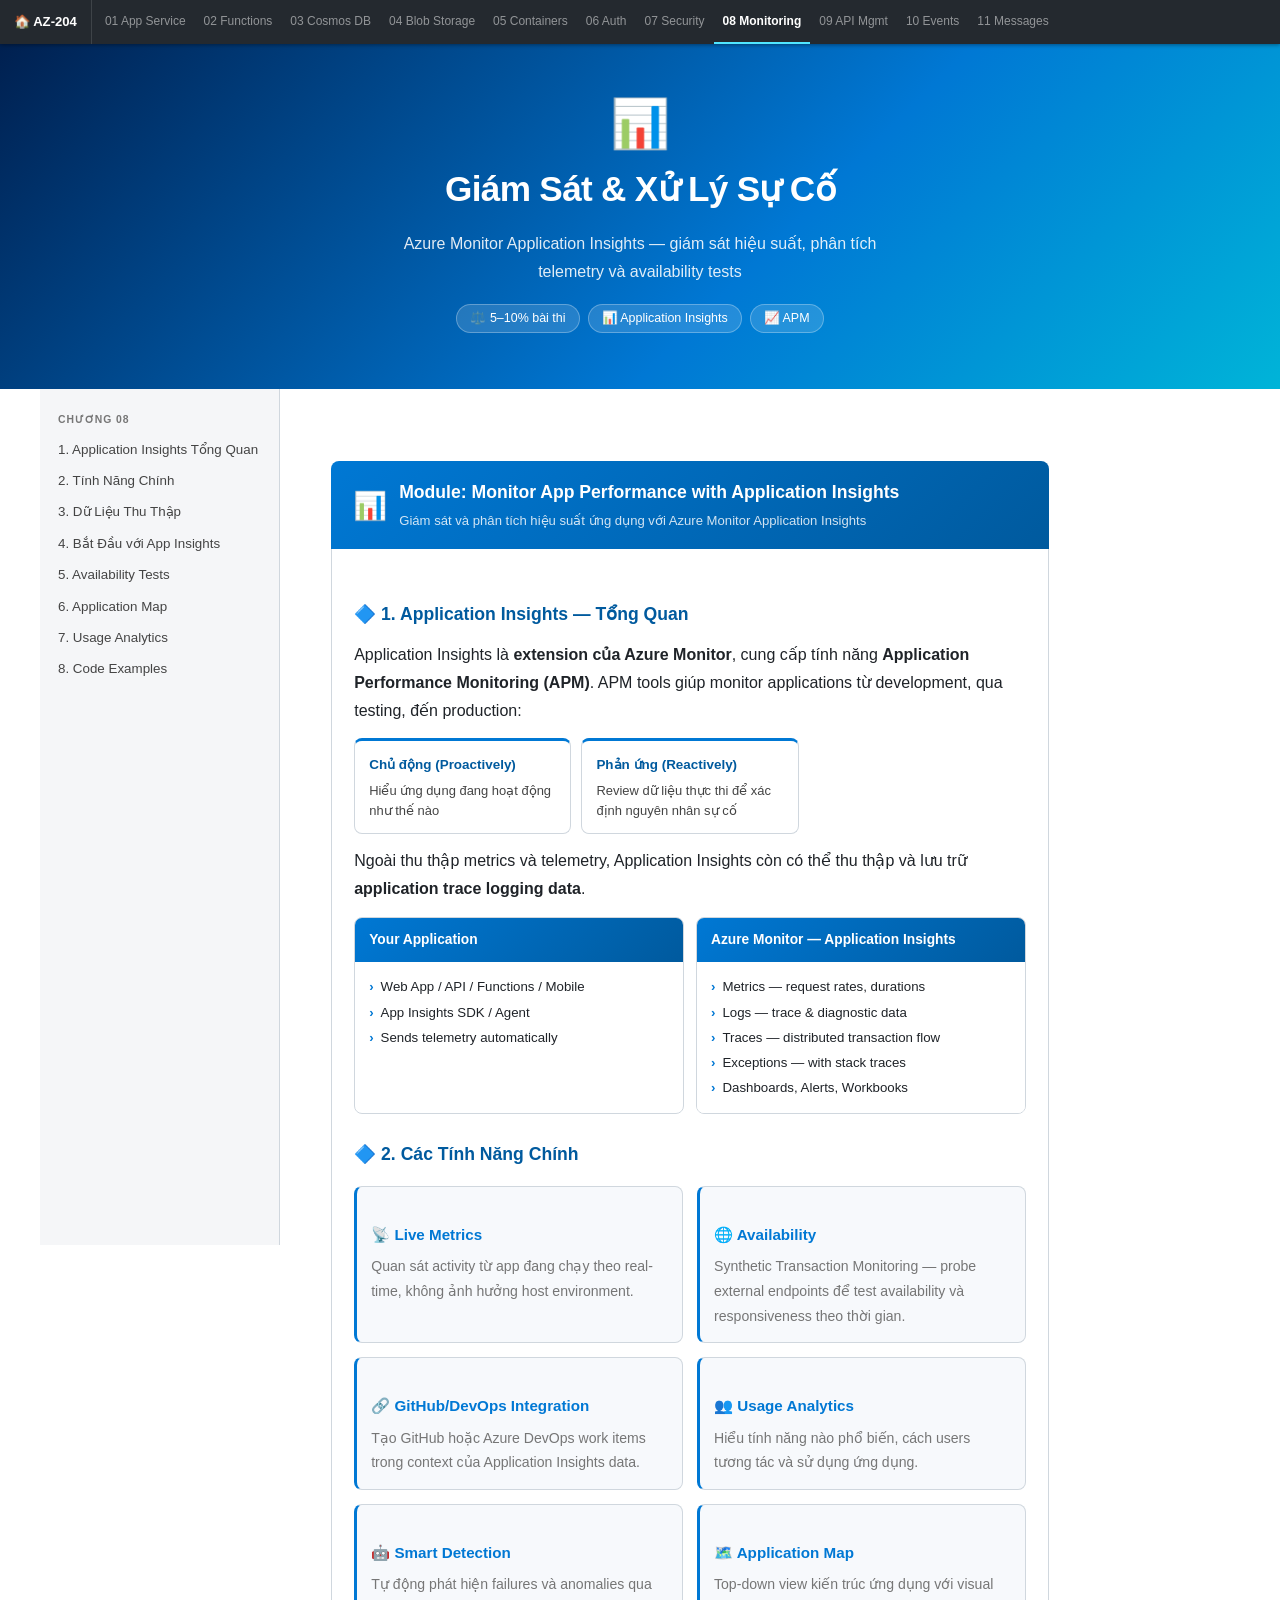
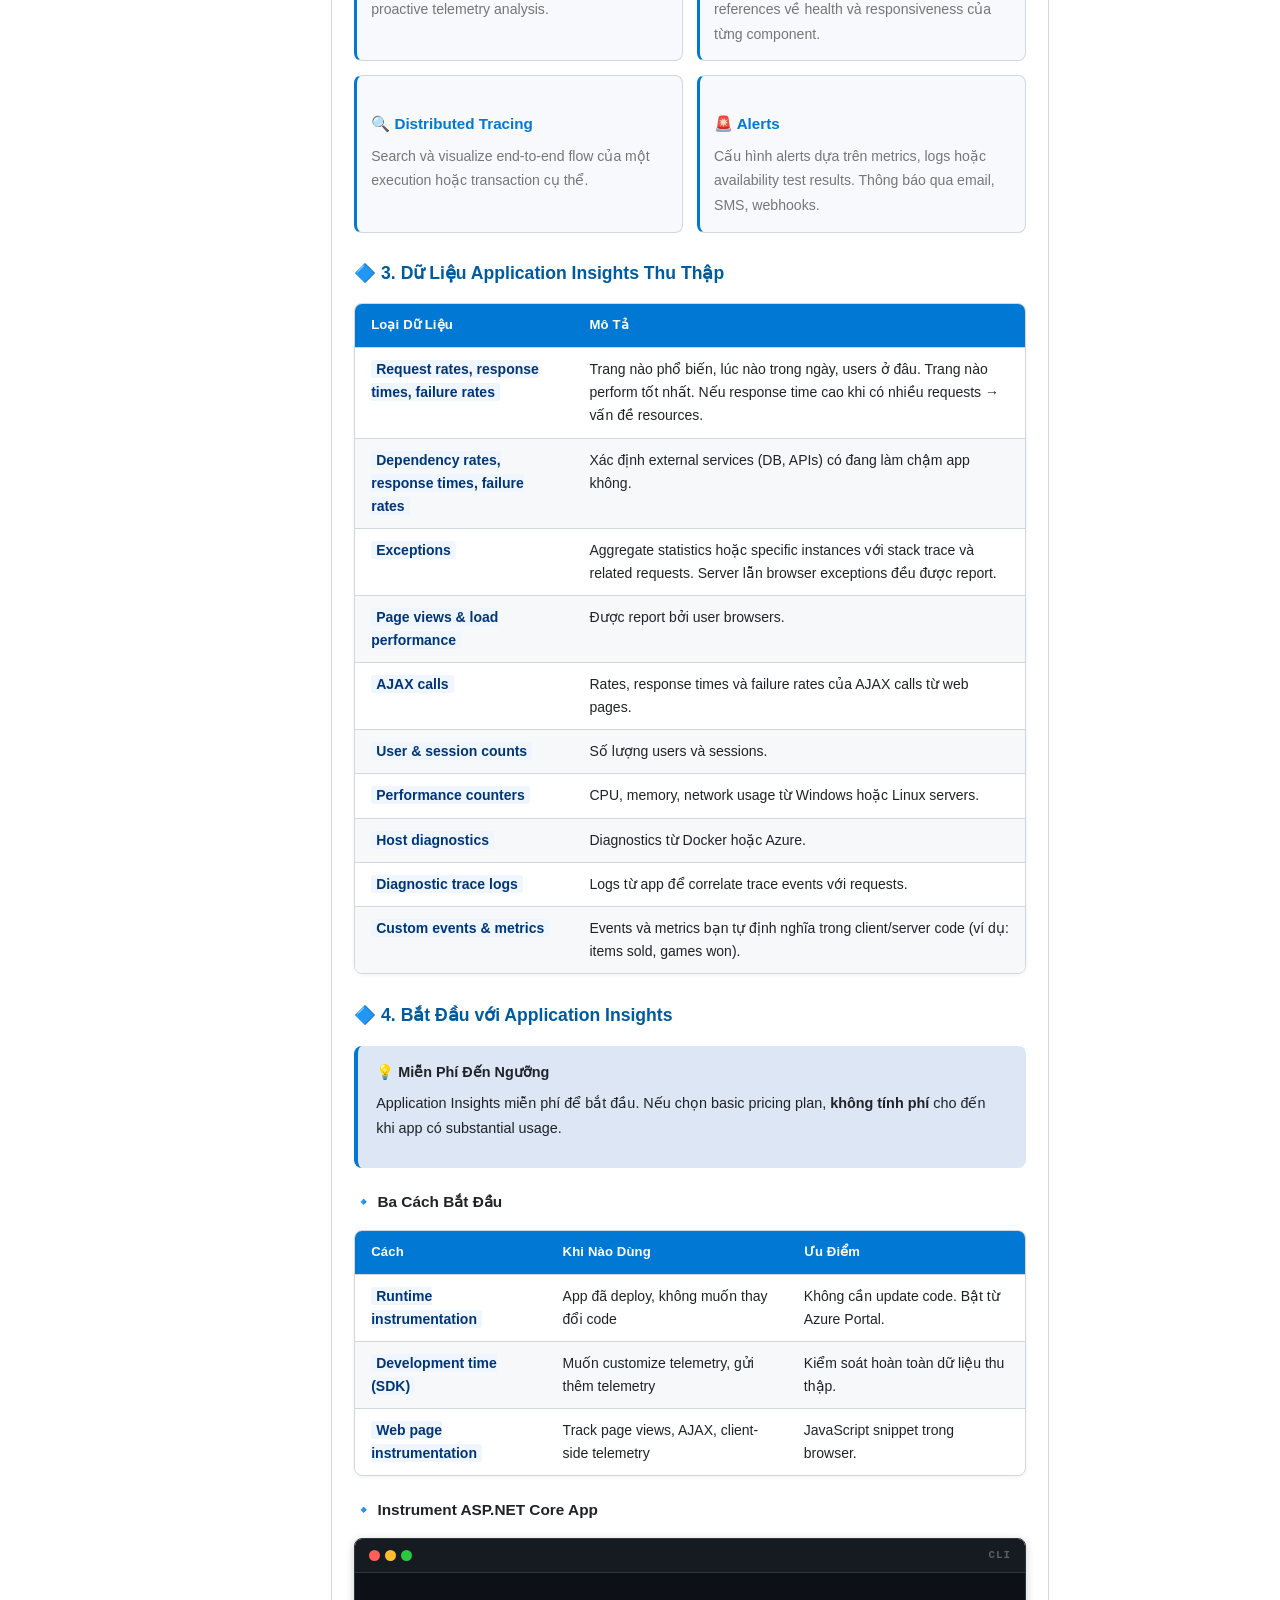
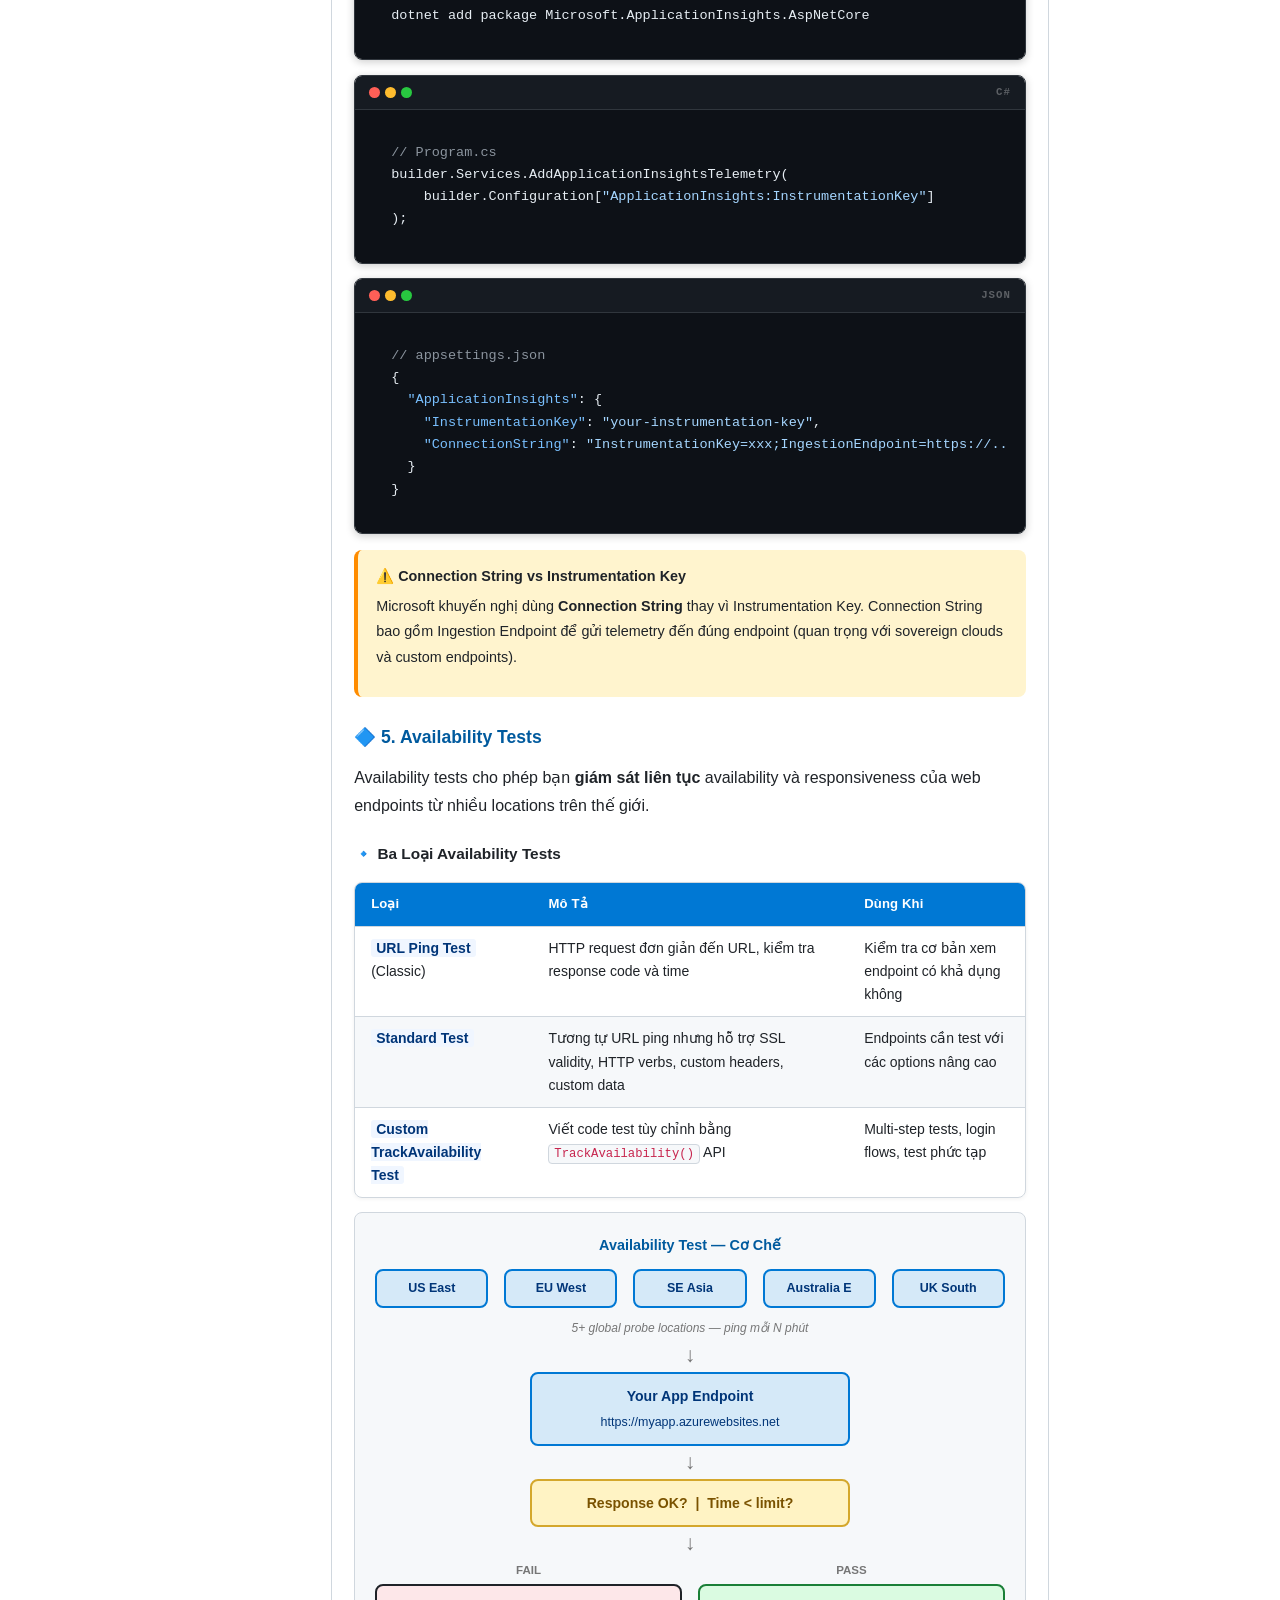
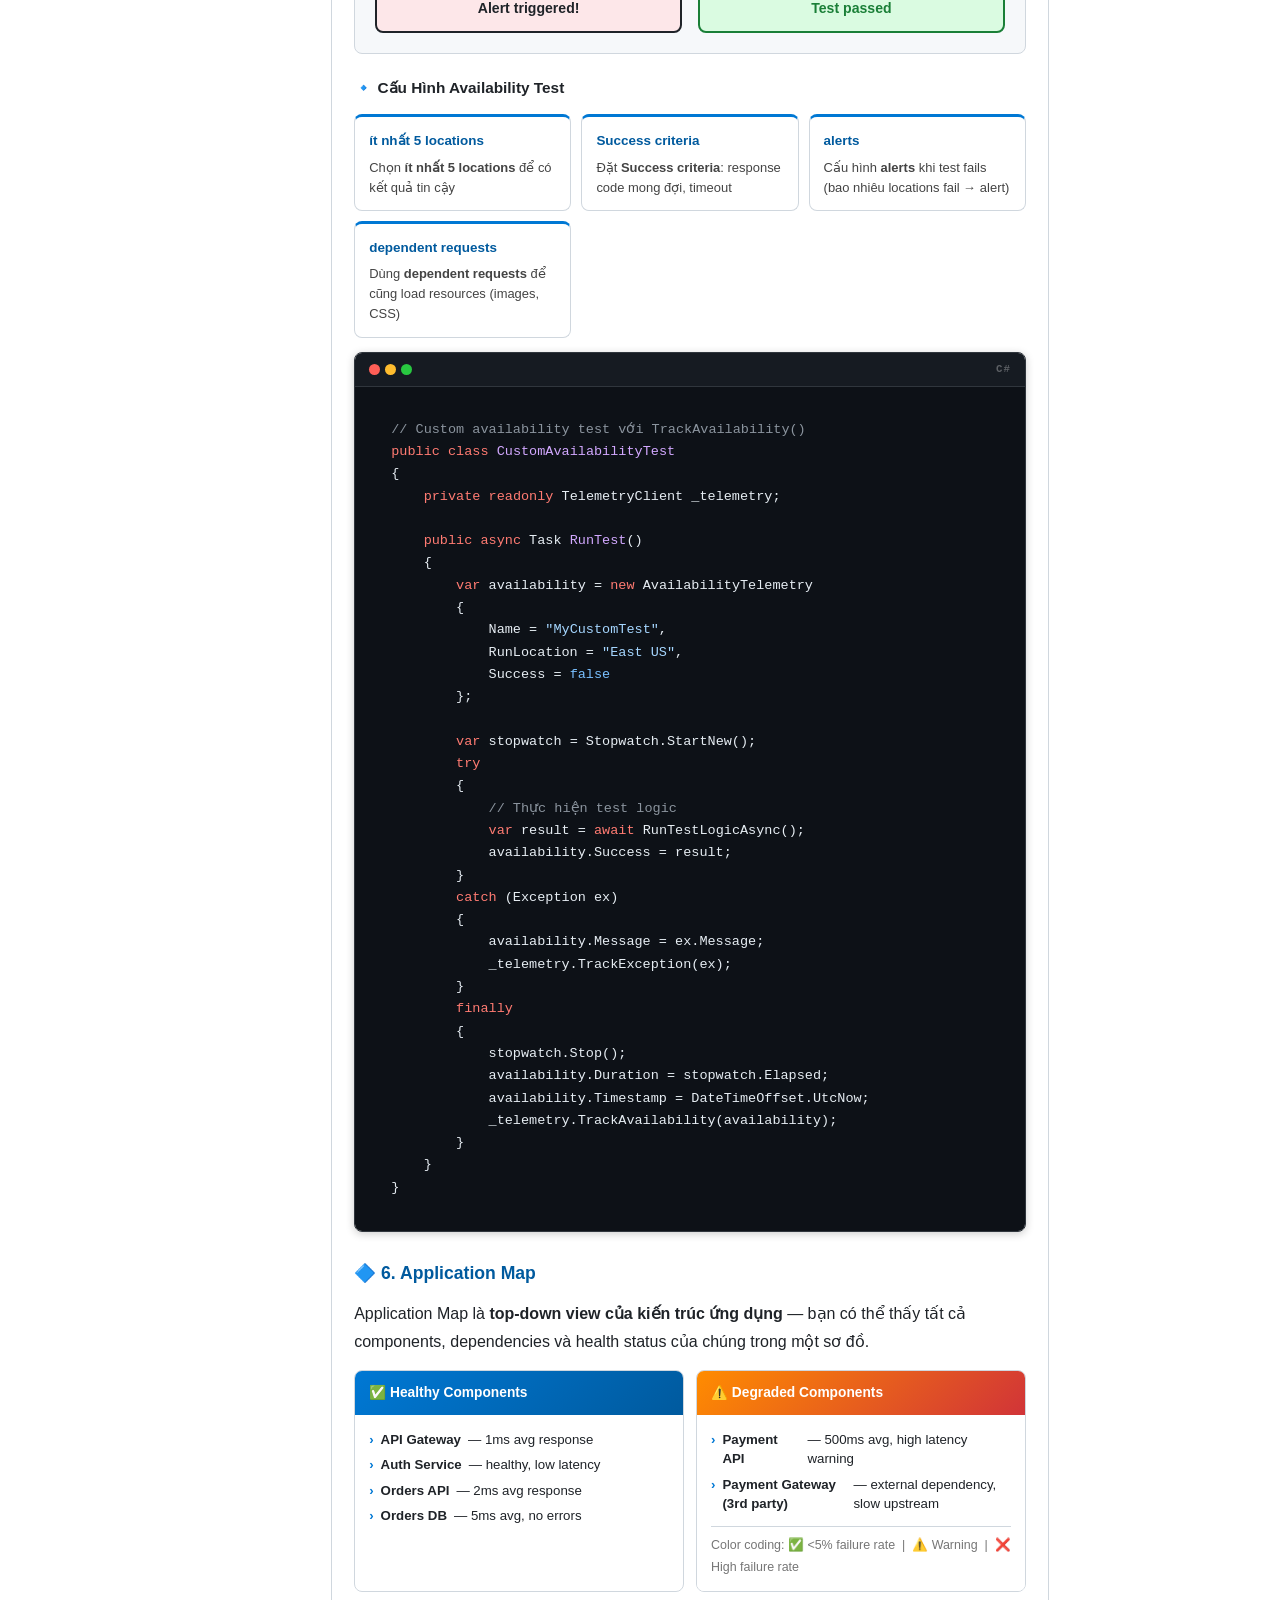
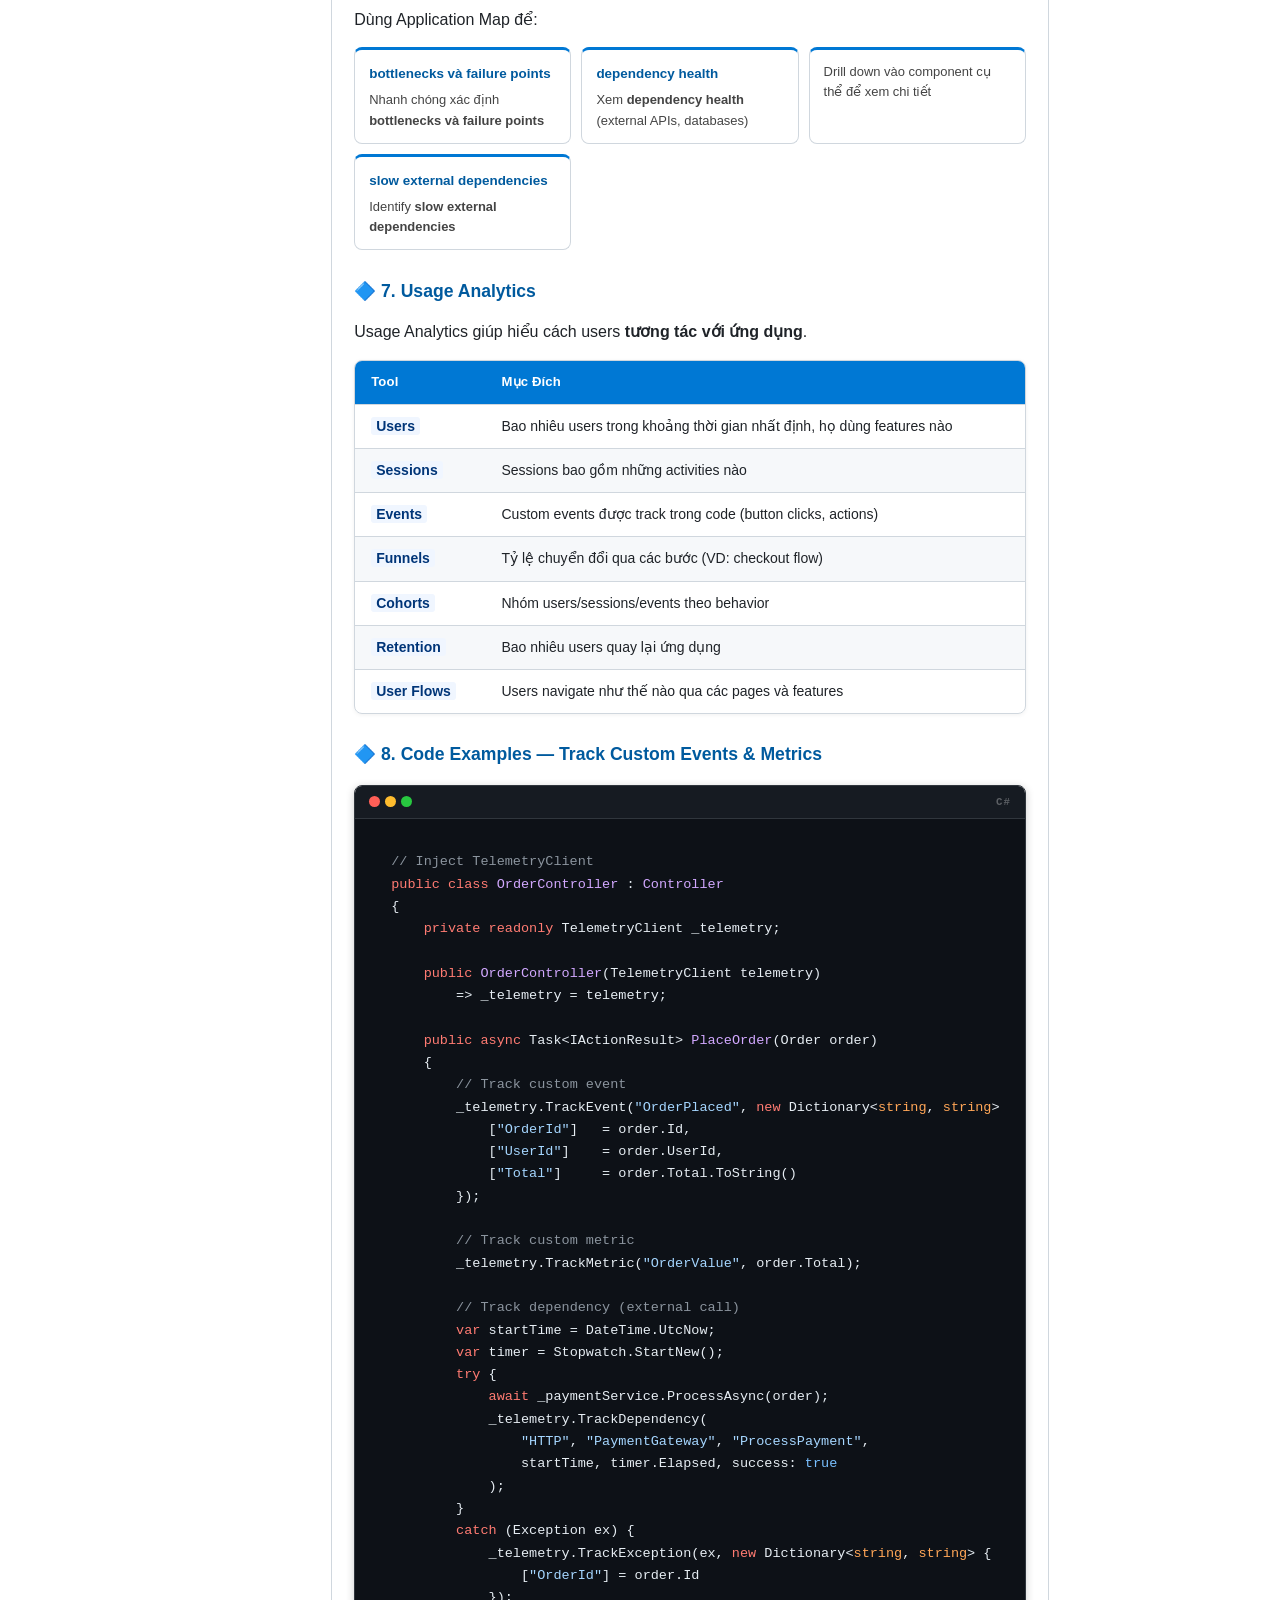
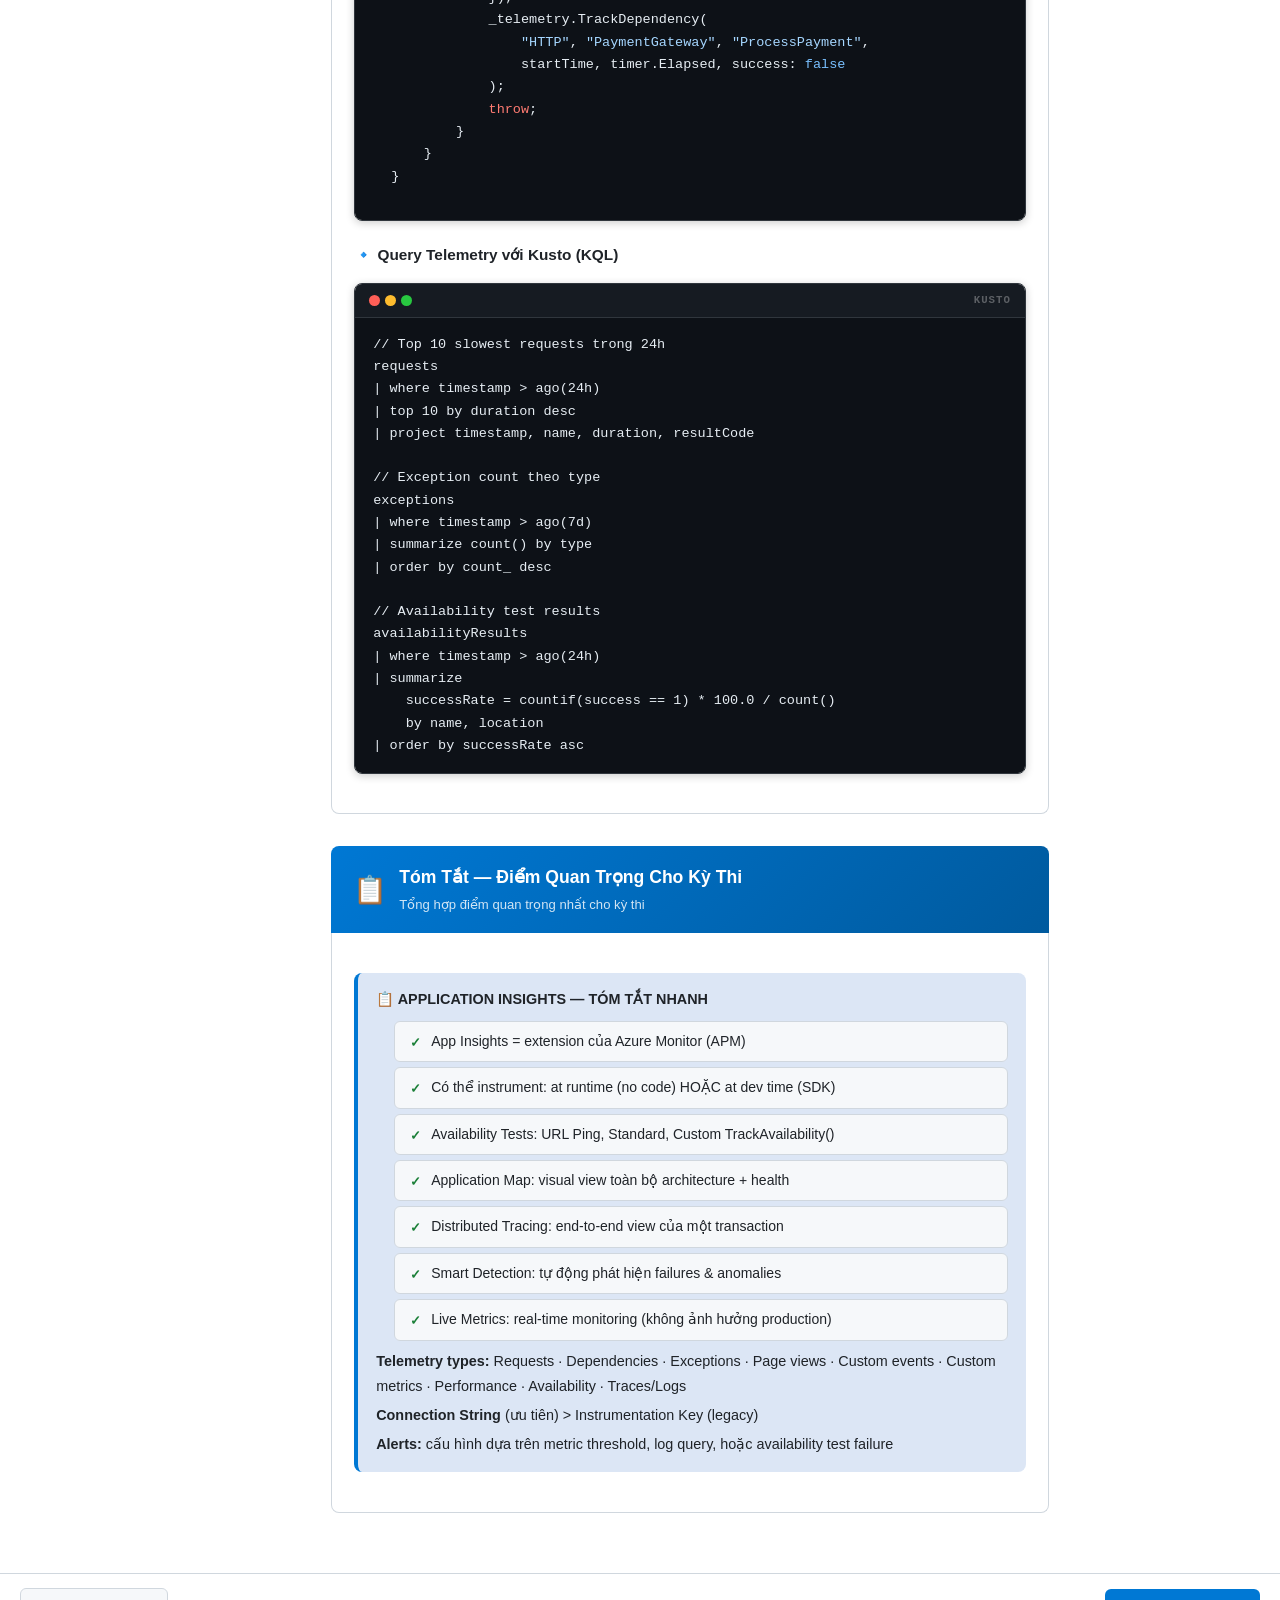
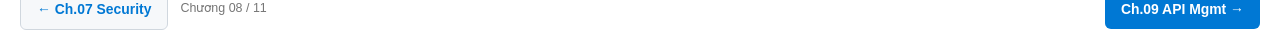
<file: az-204/08-monitoring.html>
<!DOCTYPE html>
<html lang="vi">
<head>
<meta charset="UTF-8">
<meta name="viewport" content="width=device-width, initial-scale=1.0">
<title>AZ-204 | Chương 08 – Giám Sát & Xử Lý Sự Cố với Application Insights</title>
<link rel="stylesheet" href="common.css">
<link rel="stylesheet" href="code-diagram.css">
<style>
/* ── Chapter 08: Monitoring ── */
.hero { background: linear-gradient(135deg, #002050 0%, #0078d4 60%, #00b4d8 100%); }
.feature-grid { display: grid; grid-template-columns: repeat(auto-fill, minmax(260px, 1fr)); gap: 14px; margin: 16px 0; }
.feature-card { background: #f7f9fc; border: 1px solid var(--border); border-radius: 8px; padding: 14px; border-left: 3px solid var(--blue-5); }
.feature-card h4 { color: var(--blue-5); font-size: .95rem; margin-bottom: 6px; }
.feature-card p { font-size: .88rem; color: var(--muted); margin: 0; }
.nav-bottom { background: white; border-top: 1px solid var(--border); padding: 20px 32px; display: flex; justify-content: space-between; align-items: center; flex-wrap: wrap; gap: 12px; }
.nav-btn { display: inline-flex; align-items: center; gap: 8px; background: var(--blue-5); color: white; padding: 10px 20px; border-radius: 8px; text-decoration: none; font-weight: 600; font-size: .9rem; }
.nav-btn.outline { background: white; color: var(--blue-5); border: 2px solid var(--blue-5); }
@media(max-width:700px) { .feature-grid { grid-template-columns: 1fr; } }
</style>
</head>
<body>

<nav id="cnav">
  <a href="index.html" class="cnav-home">🏠 AZ-204</a>
  <div id="cnav-links">
    <a href="01-azure-app-service.html">01 App Service</a>
    <a href="02-azure-functions.html">02 Functions</a>
    <a href="03-cosmos-db.html">03 Cosmos DB</a>
    <a href="04-blob-storage.html">04 Blob Storage</a>
    <a href="05-containerized-solutions.html">05 Containers</a>
    <a href="06-authentication.html">06 Auth</a>
    <a href="07-security.html">07 Security</a>
    <a href="08-monitoring.html" class="on">08 Monitoring</a>
    <a href="09-api-management.html">09 API Mgmt</a>
    <a href="10-event-based.html">10 Events</a>
    <a href="11-message-based.html">11 Messages</a>
  </div>
  <button id="toc-btn" onclick="toggleToc()">☰ Mục lục</button>
</nav>
<div id="toc-bd" onclick="closeToc()"></div>

<div class="hero">
  <div class="hero-ico">📊</div>
  <h1>Giám Sát &amp; Xử Lý Sự Cố</h1>
  <p>Azure Monitor Application Insights — giám sát hiệu suất, phân tích telemetry và availability tests</p>
  <div class="hero-tags">
    <span class="hero-tag">⚖️ 5–10% bài thi</span>
    <span class="hero-tag">📊 Application Insights</span>
    <span class="hero-tag">📈 APM</span>
  </div>
</div>

<div class="wrap">
<nav id="toc">
  <div class="toc-lbl">Chương 08</div>
  <a href="#ai-overview">1. Application Insights Tổng Quan</a>
  <a href="#ai-features">2. Tính Năng Chính</a>
  <a href="#ai-data">3. Dữ Liệu Thu Thập</a>
  <a href="#ai-setup">4. Bắt Đầu với App Insights</a>
  <a href="#ai-availability">5. Availability Tests</a>
  <a href="#ai-appmap">6. Application Map</a>
  <a href="#ai-usage">7. Usage Analytics</a>
  <a href="#ai-code">8. Code Examples</a>
</nav>
<main class="content">

<div>
<div class="mhd"><div class="mhd-ico">📊</div><div><h2>Module: Monitor App Performance with Application Insights</h2><div class="mhd-sub">Giám sát và phân tích hiệu suất ứng dụng với Azure Monitor Application Insights</div></div></div>
<div class="msec">

    <section id="ai-overview">
      <h3>🔷 1. Application Insights — Tổng Quan</h3>
      <p>Application Insights là <strong>extension của Azure Monitor</strong>, cung cấp tính năng <strong>Application Performance Monitoring (APM)</strong>. APM tools giúp monitor applications từ development, qua testing, đến production:</p>
      <ul>
        <li><strong>Chủ động (Proactively)</strong> — Hiểu ứng dụng đang hoạt động như thế nào</li>
        <li><strong>Phản ứng (Reactively)</strong> — Review dữ liệu thực thi để xác định nguyên nhân sự cố</li>
      </ul>

      <p>Ngoài thu thập metrics và telemetry, Application Insights còn có thể thu thập và lưu trữ <strong>application trace logging data</strong>.</p>

      <div class="arch-grid">
        <div class="arch-card">
          <div class="arch-card-hd">Your Application</div>
          <div class="arch-card-body">
            <div class="arch-item">Web App / API / Functions / Mobile</div>
            <div class="arch-item">App Insights SDK / Agent</div>
            <div class="arch-item">Sends telemetry automatically</div>
          </div>
        </div>
        <div class="arch-card">
          <div class="arch-card-hd">Azure Monitor — Application Insights</div>
          <div class="arch-card-body">
            <div class="arch-item">Metrics — request rates, durations</div>
            <div class="arch-item">Logs — trace &amp; diagnostic data</div>
            <div class="arch-item">Traces — distributed transaction flow</div>
            <div class="arch-item">Exceptions — with stack traces</div>
            <div class="arch-item">Dashboards, Alerts, Workbooks</div>
          </div>
        </div>
      </div>
    </section>

    <section id="ai-features">
      <h3>🔷 2. Các Tính Năng Chính</h3>
      <div class="feature-grid">
        <div class="feature-card">
          <h4>📡 Live Metrics</h4>
          <p>Quan sát activity từ app đang chạy theo real-time, không ảnh hưởng host environment.</p>
        </div>
        <div class="feature-card">
          <h4>🌐 Availability</h4>
          <p>Synthetic Transaction Monitoring — probe external endpoints để test availability và responsiveness theo thời gian.</p>
        </div>
        <div class="feature-card">
          <h4>🔗 GitHub/DevOps Integration</h4>
          <p>Tạo GitHub hoặc Azure DevOps work items trong context của Application Insights data.</p>
        </div>
        <div class="feature-card">
          <h4>👥 Usage Analytics</h4>
          <p>Hiểu tính năng nào phổ biến, cách users tương tác và sử dụng ứng dụng.</p>
        </div>
        <div class="feature-card">
          <h4>🤖 Smart Detection</h4>
          <p>Tự động phát hiện failures và anomalies qua proactive telemetry analysis.</p>
        </div>
        <div class="feature-card">
          <h4>🗺️ Application Map</h4>
          <p>Top-down view kiến trúc ứng dụng với visual references về health và responsiveness của từng component.</p>
        </div>
        <div class="feature-card">
          <h4>🔍 Distributed Tracing</h4>
          <p>Search và visualize end-to-end flow của một execution hoặc transaction cụ thể.</p>
        </div>
        <div class="feature-card">
          <h4>🚨 Alerts</h4>
          <p>Cấu hình alerts dựa trên metrics, logs hoặc availability test results. Thông báo qua email, SMS, webhooks.</p>
        </div>
      </div>
    </section>

    <section id="ai-data">
      <h3>🔷 3. Dữ Liệu Application Insights Thu Thập</h3>
      <table>
        <thead><tr><th>Loại Dữ Liệu</th><th>Mô Tả</th></tr></thead>
        <tbody>
          <tr><td><strong>Request rates, response times, failure rates</strong></td><td>Trang nào phổ biến, lúc nào trong ngày, users ở đâu. Trang nào perform tốt nhất. Nếu response time cao khi có nhiều requests → vấn đề resources.</td></tr>
          <tr><td><strong>Dependency rates, response times, failure rates</strong></td><td>Xác định external services (DB, APIs) có đang làm chậm app không.</td></tr>
          <tr><td><strong>Exceptions</strong></td><td>Aggregate statistics hoặc specific instances với stack trace và related requests. Server lẫn browser exceptions đều được report.</td></tr>
          <tr><td><strong>Page views &amp; load performance</strong></td><td>Được report bởi user browsers.</td></tr>
          <tr><td><strong>AJAX calls</strong></td><td>Rates, response times và failure rates của AJAX calls từ web pages.</td></tr>
          <tr><td><strong>User &amp; session counts</strong></td><td>Số lượng users và sessions.</td></tr>
          <tr><td><strong>Performance counters</strong></td><td>CPU, memory, network usage từ Windows hoặc Linux servers.</td></tr>
          <tr><td><strong>Host diagnostics</strong></td><td>Diagnostics từ Docker hoặc Azure.</td></tr>
          <tr><td><strong>Diagnostic trace logs</strong></td><td>Logs từ app để correlate trace events với requests.</td></tr>
          <tr><td><strong>Custom events &amp; metrics</strong></td><td>Events và metrics bạn tự định nghĩa trong client/server code (ví dụ: items sold, games won).</td></tr>
        </tbody>
      </table>
    </section>

    <section id="ai-setup">
      <h3>🔷 4. Bắt Đầu với Application Insights</h3>

      <div class="callout info">
        <div class="callout-title">💡 Miễn Phí Đến Ngưỡng</div>
        <p>Application Insights miễn phí để bắt đầu. Nếu chọn basic pricing plan, <strong>không tính phí</strong> cho đến khi app có substantial usage.</p>
      </div>

      <h4>🔹 Ba Cách Bắt Đầu</h4>
      <table>
        <thead><tr><th>Cách</th><th>Khi Nào Dùng</th><th>Ưu Điểm</th></tr></thead>
        <tbody>
          <tr><td><strong>Runtime instrumentation</strong></td><td>App đã deploy, không muốn thay đổi code</td><td>Không cần update code. Bật từ Azure Portal.</td></tr>
          <tr><td><strong>Development time (SDK)</strong></td><td>Muốn customize telemetry, gửi thêm telemetry</td><td>Kiểm soát hoàn toàn dữ liệu thu thập.</td></tr>
          <tr><td><strong>Web page instrumentation</strong></td><td>Track page views, AJAX, client-side telemetry</td><td>JavaScript snippet trong browser.</td></tr>
        </tbody>
      </table>

      <h4>🔹 Instrument ASP.NET Core App</h4>
      <div class="cb">
<div class="cb-hd"><div class="dots"><i class="dr"></i><i class="dy"></i><i class="dg"></i></div><span class="cb-lang">CLI</span></div>
<pre><code class="language-bash">dotnet add package Microsoft.ApplicationInsights.AspNetCore</code></pre>
</div>
      <div class="cb">
<div class="cb-hd"><div class="dots"><i class="dr"></i><i class="dy"></i><i class="dg"></i></div><span class="cb-lang">C#</span></div>
<pre><code class="language-csharp">// Program.cs
builder.Services.AddApplicationInsightsTelemetry(
    builder.Configuration["ApplicationInsights:InstrumentationKey"]
);</code></pre>
</div>
      <div class="cb">
<div class="cb-hd"><div class="dots"><i class="dr"></i><i class="dy"></i><i class="dg"></i></div><span class="cb-lang">JSON</span></div>
<pre><code class="language-json">// appsettings.json
{
  "ApplicationInsights": {
    "InstrumentationKey": "your-instrumentation-key",
    "ConnectionString": "InstrumentationKey=xxx;IngestionEndpoint=https://..."
  }
}</code></pre>
</div>

      <div class="callout warning">
        <div class="callout-title">⚠️ Connection String vs Instrumentation Key</div>
        <p>Microsoft khuyến nghị dùng <strong>Connection String</strong> thay vì Instrumentation Key. Connection String bao gồm Ingestion Endpoint để gửi telemetry đến đúng endpoint (quan trọng với sovereign clouds và custom endpoints).</p>
      </div>
    </section>

    <section id="ai-availability">
      <h3>🔷 5. Availability Tests</h3>
      <p>Availability tests cho phép bạn <strong>giám sát liên tục</strong> availability và responsiveness của web endpoints từ nhiều locations trên thế giới.</p>

      <h4>🔹 Ba Loại Availability Tests</h4>
      <table>
        <thead><tr><th>Loại</th><th>Mô Tả</th><th>Dùng Khi</th></tr></thead>
        <tbody>
          <tr><td><strong>URL Ping Test</strong> (Classic)</td><td>HTTP request đơn giản đến URL, kiểm tra response code và time</td><td>Kiểm tra cơ bản xem endpoint có khả dụng không</td></tr>
          <tr><td><strong>Standard Test</strong></td><td>Tương tự URL ping nhưng hỗ trợ SSL validity, HTTP verbs, custom headers, custom data</td><td>Endpoints cần test với các options nâng cao</td></tr>
          <tr><td><strong>Custom TrackAvailability Test</strong></td><td>Viết code test tùy chỉnh bằng <code>TrackAvailability()</code> API</td><td>Multi-step tests, login flows, test phức tạp</td></tr>
        </tbody>
      </table>

      <div class="flowchart">
        <div style="font-weight:700;font-size:.9rem;color:var(--blue-6);margin-bottom:4px;">Availability Test — Cơ Chế</div>
        <div class="fc-branch" style="margin-bottom:4px;">
          <div class="fc-bcol"><div class="fc-box gray" style="font-size:.78rem;padding:7px 10px;">US East</div></div>
          <div class="fc-bcol"><div class="fc-box gray" style="font-size:.78rem;padding:7px 10px;">EU West</div></div>
          <div class="fc-bcol"><div class="fc-box gray" style="font-size:.78rem;padding:7px 10px;">SE Asia</div></div>
          <div class="fc-bcol"><div class="fc-box gray" style="font-size:.78rem;padding:7px 10px;">Australia E</div></div>
          <div class="fc-bcol"><div class="fc-box gray" style="font-size:.78rem;padding:7px 10px;">UK South</div></div>
        </div>
        <div class="fc-label">5+ global probe locations — ping mỗi N phút</div>
        <div class="fc-arr">↓</div>
        <div class="fc-box">Your App Endpoint<br><span style="font-size:.78rem;font-weight:400;">https://myapp.azurewebsites.net</span></div>
        <div class="fc-arr">↓</div>
        <div class="fc-box yellow">Response OK? &nbsp;|&nbsp; Time &lt; limit?</div>
        <div class="fc-arr">↓</div>
        <div class="fc-branch">
          <div class="fc-bcol">
            <div class="fc-blabel">FAIL</div>
            <div class="fc-box" style="background:#fde7e9;border-color:var(--danger);color:var(--danger);">Alert triggered!</div>
          </div>
          <div class="fc-bcol">
            <div class="fc-blabel">PASS</div>
            <div class="fc-box green">Test passed</div>
          </div>
        </div>
      </div>

      <h4>🔹 Cấu Hình Availability Test</h4>
      <ul>
        <li>Chọn <strong>ít nhất 5 locations</strong> để có kết quả tin cậy</li>
        <li>Đặt <strong>Success criteria</strong>: response code mong đợi, timeout</li>
        <li>Cấu hình <strong>alerts</strong> khi test fails (bao nhiêu locations fail → alert)</li>
        <li>Dùng <strong>dependent requests</strong> để cũng load resources (images, CSS)</li>
      </ul>

      <div class="cb">
<div class="cb-hd"><div class="dots"><i class="dr"></i><i class="dy"></i><i class="dg"></i></div><span class="cb-lang">C#</span></div>
<pre><code class="language-csharp">// Custom availability test với TrackAvailability()
public class CustomAvailabilityTest
{
    private readonly TelemetryClient _telemetry;

    public async Task RunTest()
    {
        var availability = new AvailabilityTelemetry
        {
            Name = "MyCustomTest",
            RunLocation = "East US",
            Success = false
        };

        var stopwatch = Stopwatch.StartNew();
        try
        {
            // Thực hiện test logic
            var result = await RunTestLogicAsync();
            availability.Success = result;
        }
        catch (Exception ex)
        {
            availability.Message = ex.Message;
            _telemetry.TrackException(ex);
        }
        finally
        {
            stopwatch.Stop();
            availability.Duration = stopwatch.Elapsed;
            availability.Timestamp = DateTimeOffset.UtcNow;
            _telemetry.TrackAvailability(availability);
        }
    }
}</code></pre>
</div>
    </section>

    <section id="ai-appmap">
      <h3>🔷 6. Application Map</h3>
      <p>Application Map là <strong>top-down view của kiến trúc ứng dụng</strong> — bạn có thể thấy tất cả components, dependencies và health status của chúng trong một sơ đồ.</p>

      <div class="arch-grid">
        <div class="arch-card">
          <div class="arch-card-hd">✅ Healthy Components</div>
          <div class="arch-card-body">
            <div class="arch-item"><strong>API Gateway</strong> — 1ms avg response</div>
            <div class="arch-item"><strong>Auth Service</strong> — healthy, low latency</div>
            <div class="arch-item"><strong>Orders API</strong> — 2ms avg response</div>
            <div class="arch-item"><strong>Orders DB</strong> — 5ms avg, no errors</div>
          </div>
        </div>
        <div class="arch-card">
          <div class="arch-card-hd" style="background:linear-gradient(135deg,#ff8c00,#d13438);">⚠️ Degraded Components</div>
          <div class="arch-card-body">
            <div class="arch-item"><strong>Payment API</strong> — 500ms avg, high latency warning</div>
            <div class="arch-item"><strong>Payment Gateway (3rd party)</strong> — external dependency, slow upstream</div>
            <div style="margin-top:10px;font-size:.78rem;color:var(--muted);border-top:1px solid var(--border);padding-top:8px;">
              Color coding: ✅ &lt;5% failure rate &nbsp;|&nbsp; ⚠️ Warning &nbsp;|&nbsp; ❌ High failure rate
            </div>
          </div>
        </div>
      </div>

      <p>Dùng Application Map để:</p>
      <ul>
        <li>Nhanh chóng xác định <strong>bottlenecks và failure points</strong></li>
        <li>Xem <strong>dependency health</strong> (external APIs, databases)</li>
        <li>Drill down vào component cụ thể để xem chi tiết</li>
        <li>Identify <strong>slow external dependencies</strong></li>
      </ul>
    </section>

    <section id="ai-usage">
      <h3>🔷 7. Usage Analytics</h3>
      <p>Usage Analytics giúp hiểu cách users <strong>tương tác với ứng dụng</strong>.</p>

      <table>
        <thead><tr><th>Tool</th><th>Mục Đích</th></tr></thead>
        <tbody>
          <tr><td><strong>Users</strong></td><td>Bao nhiêu users trong khoảng thời gian nhất định, họ dùng features nào</td></tr>
          <tr><td><strong>Sessions</strong></td><td>Sessions bao gồm những activities nào</td></tr>
          <tr><td><strong>Events</strong></td><td>Custom events được track trong code (button clicks, actions)</td></tr>
          <tr><td><strong>Funnels</strong></td><td>Tỷ lệ chuyển đổi qua các bước (VD: checkout flow)</td></tr>
          <tr><td><strong>Cohorts</strong></td><td>Nhóm users/sessions/events theo behavior</td></tr>
          <tr><td><strong>Retention</strong></td><td>Bao nhiêu users quay lại ứng dụng</td></tr>
          <tr><td><strong>User Flows</strong></td><td>Users navigate như thế nào qua các pages và features</td></tr>
        </tbody>
      </table>
    </section>

    <section id="ai-code">
      <h3>🔷 8. Code Examples — Track Custom Events &amp; Metrics</h3>

      <div class="cb">
<div class="cb-hd"><div class="dots"><i class="dr"></i><i class="dy"></i><i class="dg"></i></div><span class="cb-lang">C#</span></div>
<pre><code class="language-csharp">// Inject TelemetryClient
public class OrderController : Controller
{
    private readonly TelemetryClient _telemetry;

    public OrderController(TelemetryClient telemetry)
        => _telemetry = telemetry;

    public async Task&lt;IActionResult&gt; PlaceOrder(Order order)
    {
        // Track custom event
        _telemetry.TrackEvent("OrderPlaced", new Dictionary&lt;string, string&gt; {
            ["OrderId"]   = order.Id,
            ["UserId"]    = order.UserId,
            ["Total"]     = order.Total.ToString()
        });

        // Track custom metric
        _telemetry.TrackMetric("OrderValue", order.Total);

        // Track dependency (external call)
        var startTime = DateTime.UtcNow;
        var timer = Stopwatch.StartNew();
        try {
            await _paymentService.ProcessAsync(order);
            _telemetry.TrackDependency(
                "HTTP", "PaymentGateway", "ProcessPayment",
                startTime, timer.Elapsed, success: true
            );
        }
        catch (Exception ex) {
            _telemetry.TrackException(ex, new Dictionary&lt;string, string&gt; {
                ["OrderId"] = order.Id
            });
            _telemetry.TrackDependency(
                "HTTP", "PaymentGateway", "ProcessPayment",
                startTime, timer.Elapsed, success: false
            );
            throw;
        }
    }
}</code></pre>
</div>

      <h4>🔹 Query Telemetry với Kusto (KQL)</h4>
      <div class="cb">
<div class="cb-hd"><div class="dots"><i class="dr"></i><i class="dy"></i><i class="dg"></i></div><span class="cb-lang">Kusto</span></div>
<pre><code class="language-kusto">// Top 10 slowest requests trong 24h
requests
| where timestamp > ago(24h)
| top 10 by duration desc
| project timestamp, name, duration, resultCode

// Exception count theo type
exceptions
| where timestamp > ago(7d)
| summarize count() by type
| order by count_ desc

// Availability test results
availabilityResults
| where timestamp > ago(24h)
| summarize
    successRate = countif(success == 1) * 100.0 / count()
    by name, location
| order by successRate asc</code></pre>
</div>
    </section>

  </div>
</div>

<!-- SUMMARY -->
<div>
<div class="mhd"><div class="mhd-ico">📋</div><div><h2>Tóm Tắt — Điểm Quan Trọng Cho Kỳ Thi</h2><div class="mhd-sub">Tổng hợp điểm quan trọng nhất cho kỳ thi</div></div></div>
<div class="msec">
    <div class="callout info">
      <div class="callout-title">📋 APPLICATION INSIGHTS — TÓM TẮT NHANH</div>
      <ul style="margin:8px 0 8px 18px;">
        <li>App Insights = extension của Azure Monitor (APM)</li>
        <li>Có thể instrument: at runtime (no code) HOẶC at dev time (SDK)</li>
        <li>Availability Tests: URL Ping, Standard, Custom TrackAvailability()</li>
        <li>Application Map: visual view toàn bộ architecture + health</li>
        <li>Distributed Tracing: end-to-end view của một transaction</li>
        <li>Smart Detection: tự động phát hiện failures &amp; anomalies</li>
        <li>Live Metrics: real-time monitoring (không ảnh hưởng production)</li>
      </ul>
      <p style="margin:6px 0 4px;"><strong>Telemetry types:</strong> Requests · Dependencies · Exceptions · Page views · Custom events · Custom metrics · Performance · Availability · Traces/Logs</p>
      <p style="margin:4px 0;"><strong>Connection String</strong> (ưu tiên) &gt; Instrumentation Key (legacy)</p>
      <p style="margin:4px 0 0;"><strong>Alerts:</strong> cấu hình dựa trên metric threshold, log query, hoặc availability test failure</p>
    </div>
  </div>
</div>

</main>
</div><!-- /wrap -->

<div class="pnav">
  <a href="07-security.html" class="prev">← Ch.07 Security</a>
  <span class="pos">Chương 08 / 11</span>
  <a href="09-api-management.html" class="next">Ch.09 API Mgmt →</a>
</div>

<script>
function toggleToc(){
  var t=document.getElementById('toc'),b=document.getElementById('toc-bd');
  if(t){t.classList.toggle('open');b.classList.toggle('open');}
}
function closeToc(){
  var t=document.getElementById('toc'),b=document.getElementById('toc-bd');
  if(t){t.classList.remove('open');b.classList.remove('open');}
}
document.querySelectorAll('#toc a').forEach(function(a){
  a.addEventListener('click',function(){ if(window.innerWidth<1080) closeToc(); });
});
</script>
<script src="common.js"></script>
</body>
</html>
</file>
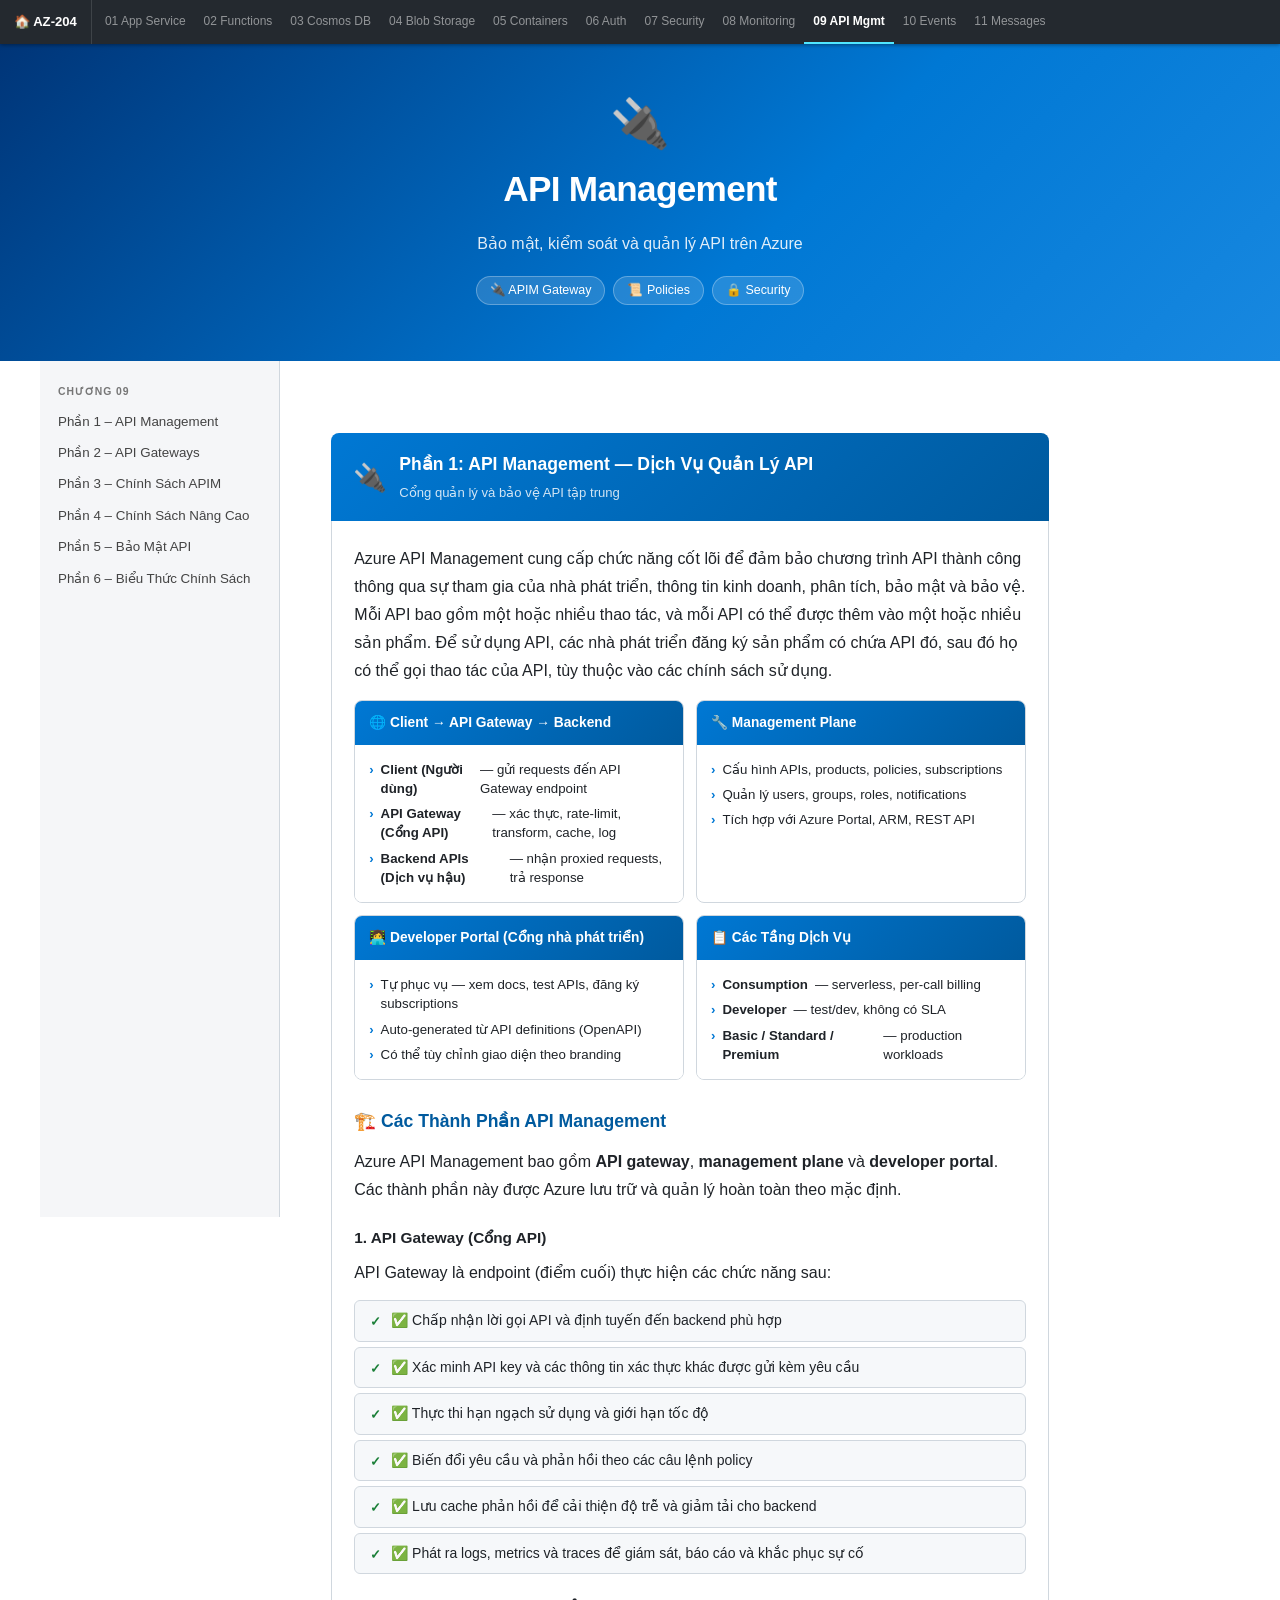
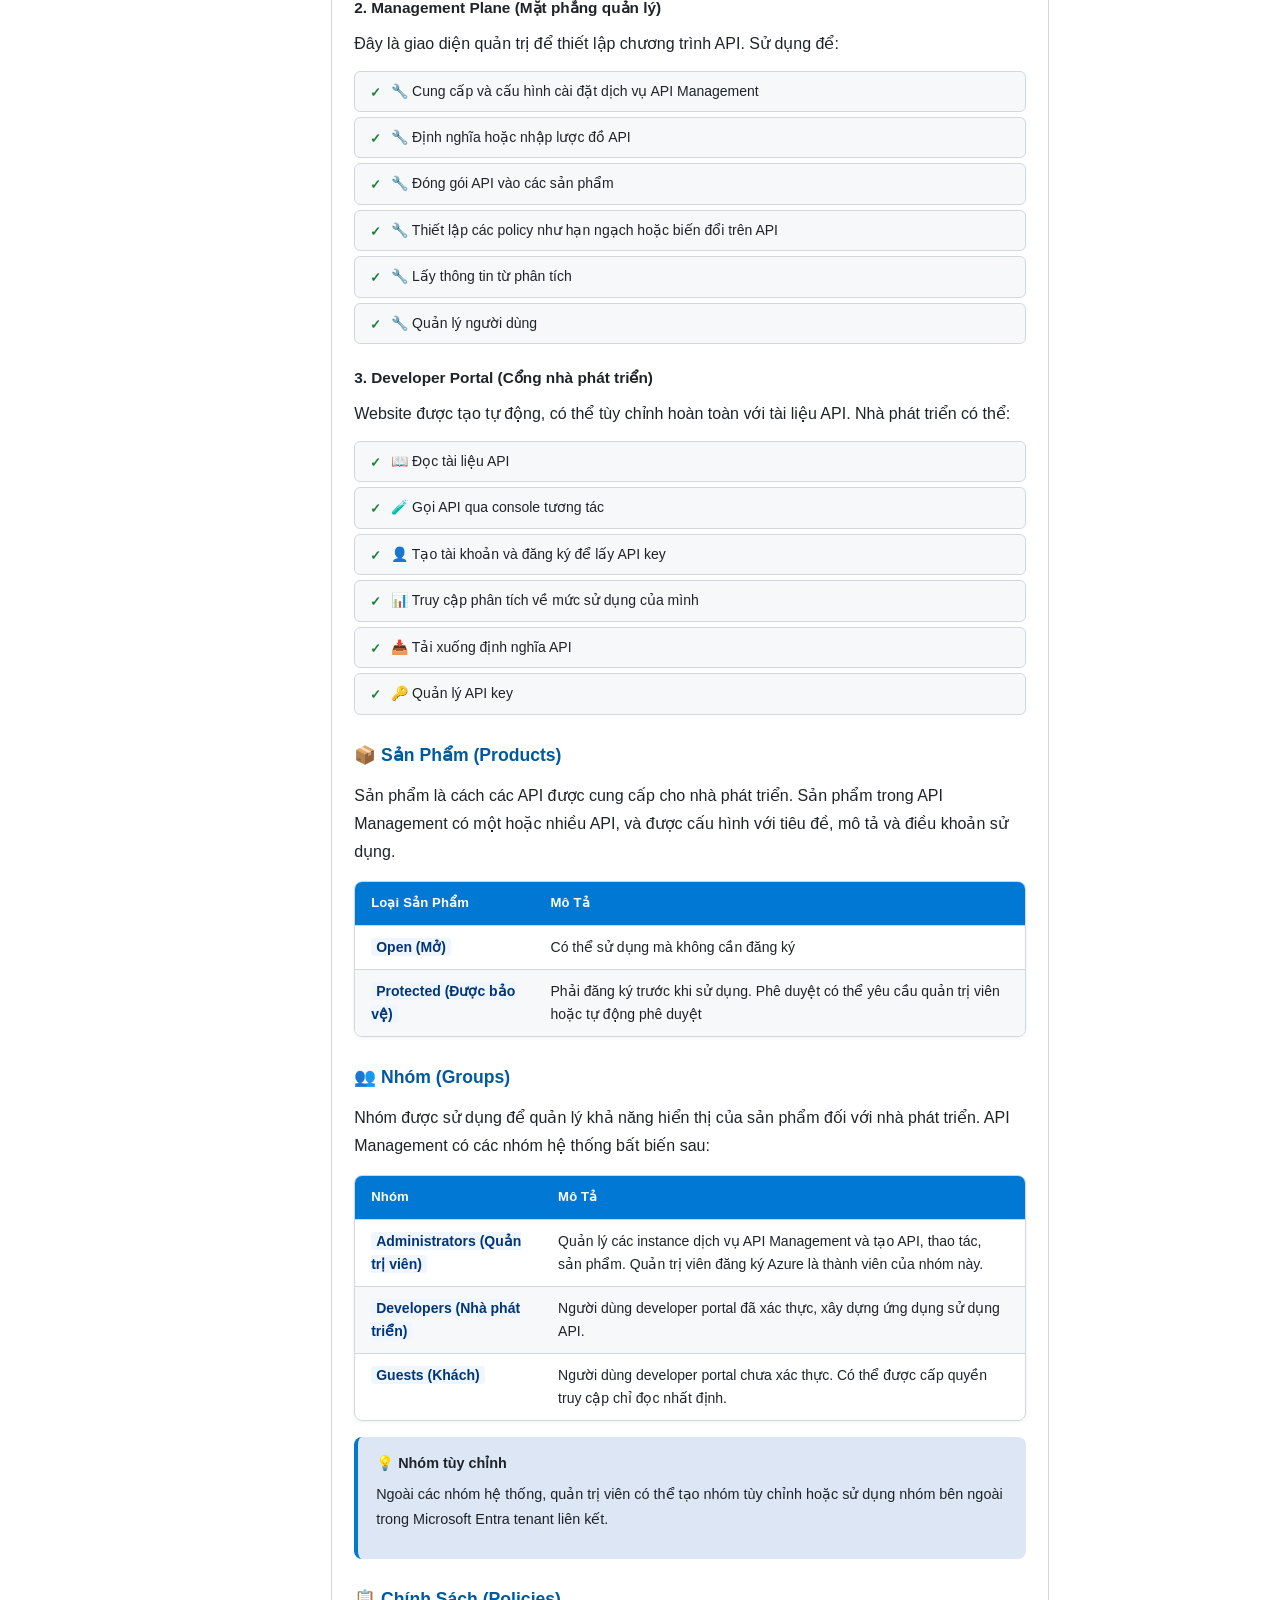
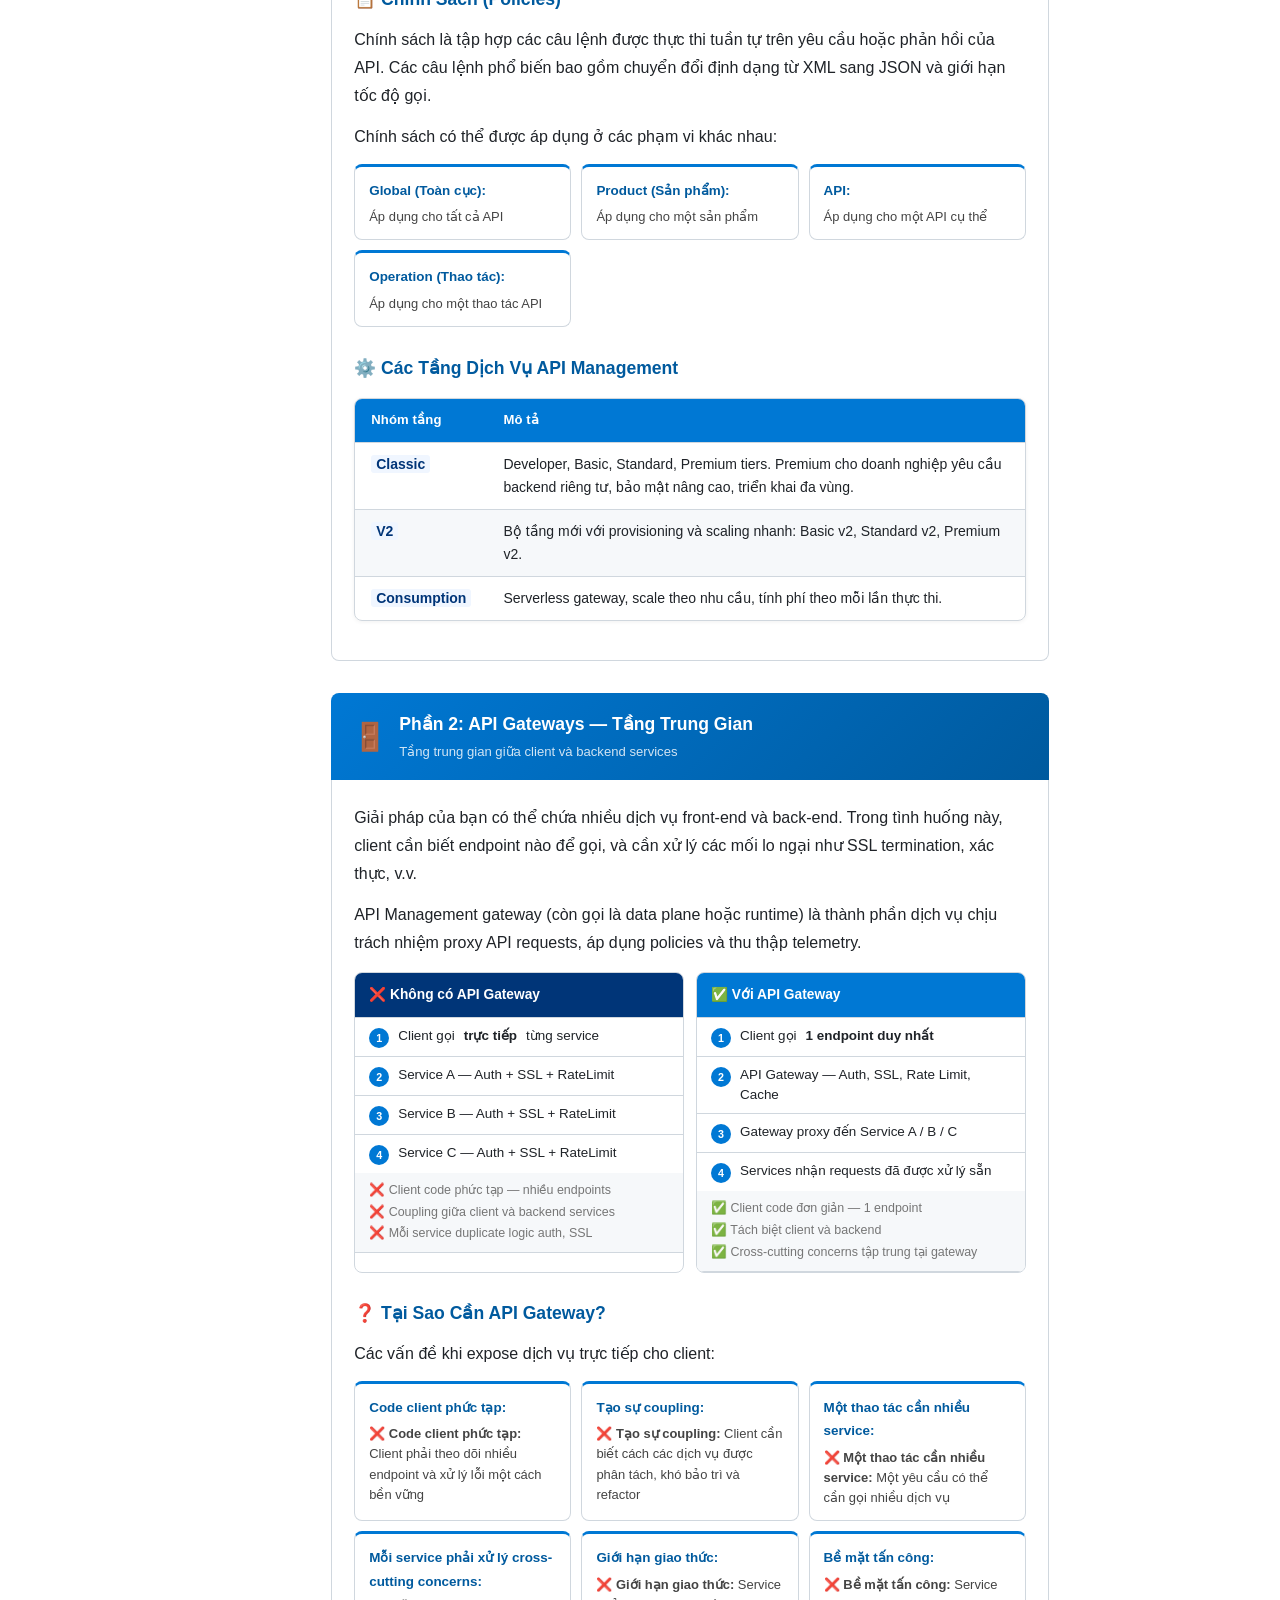
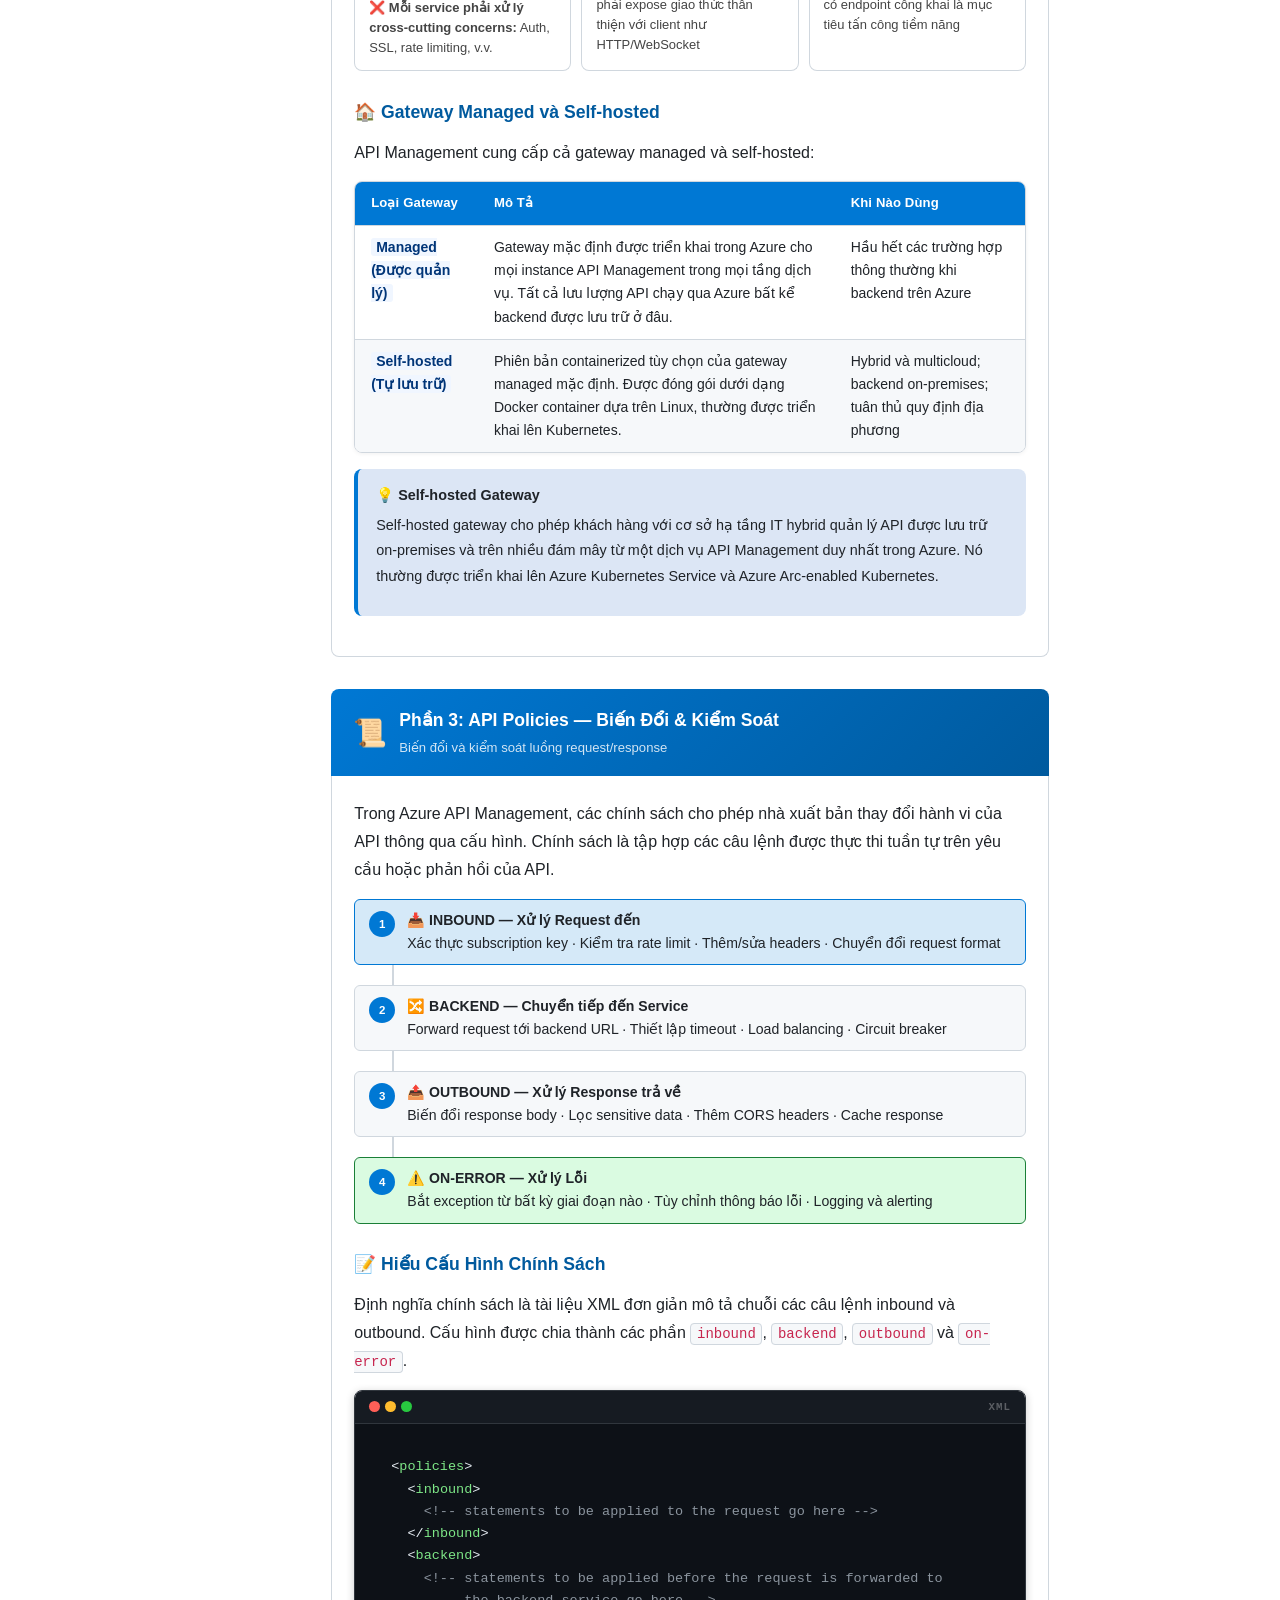
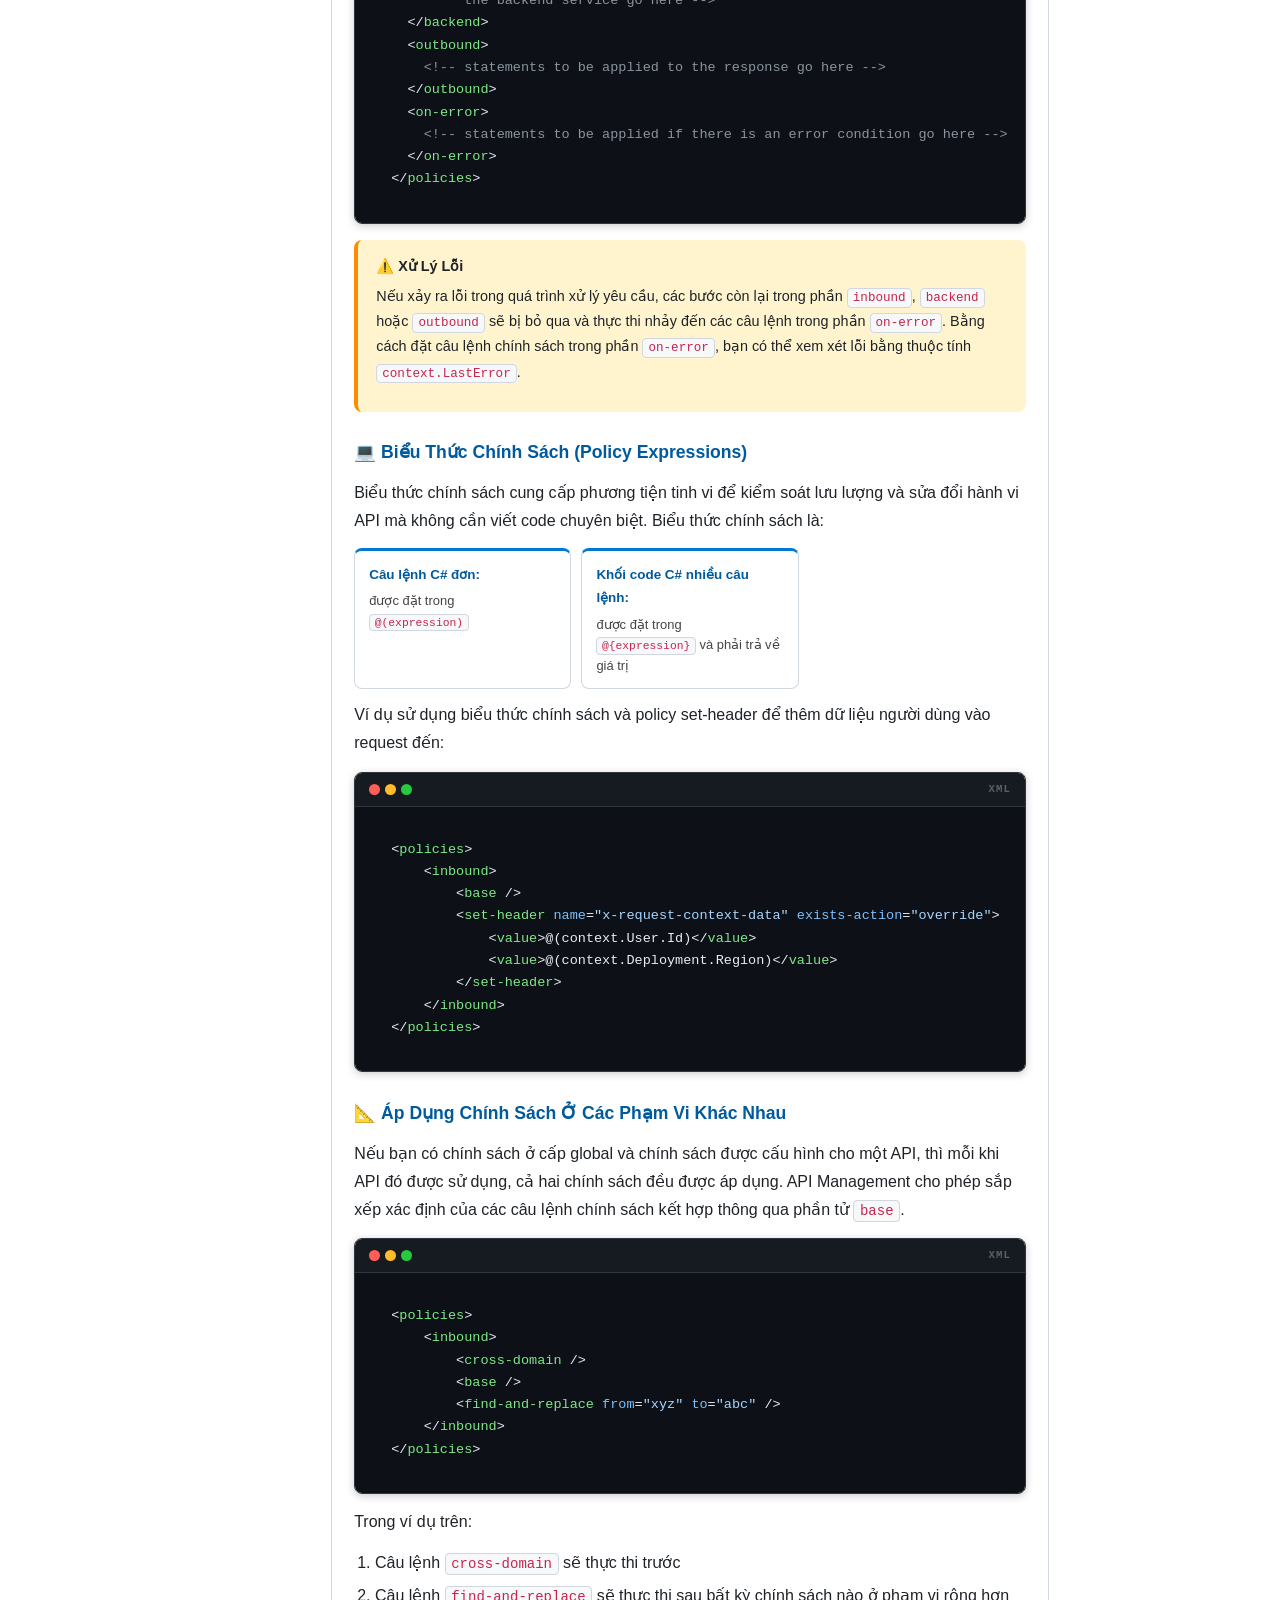
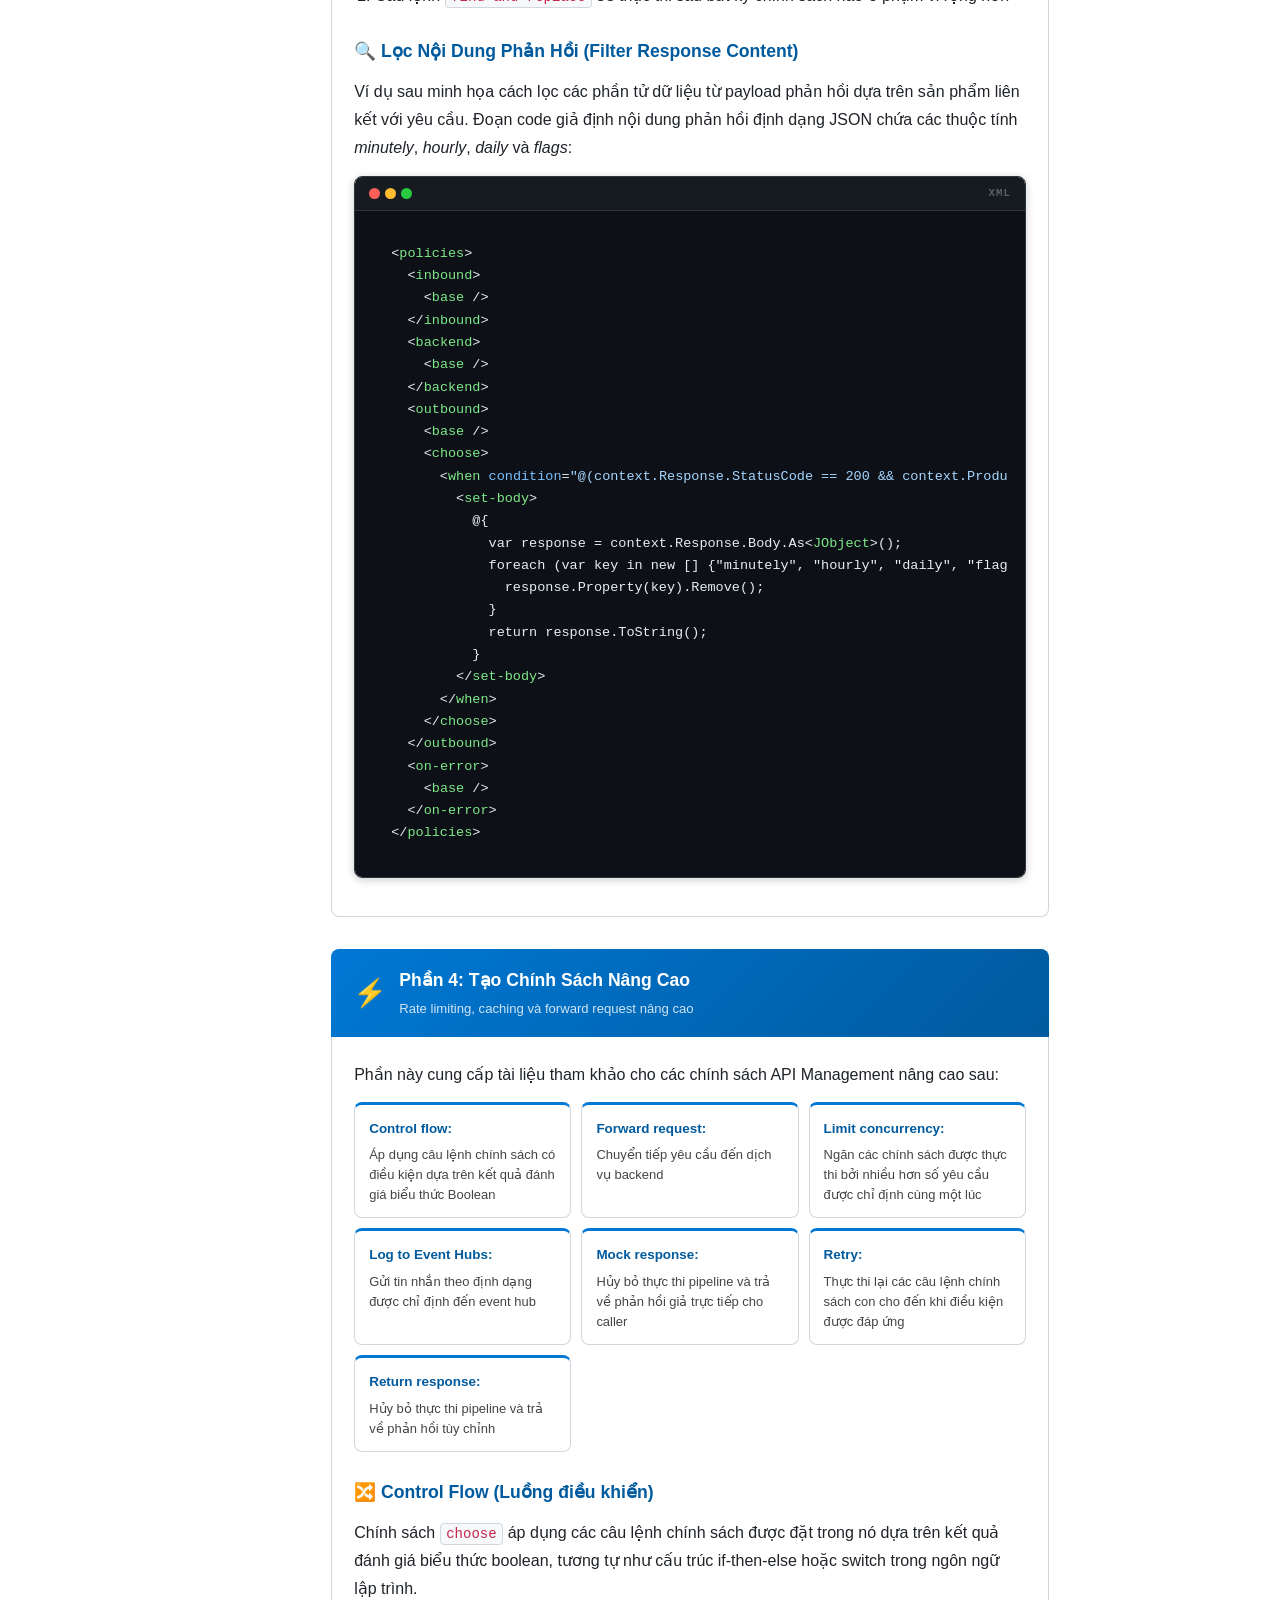
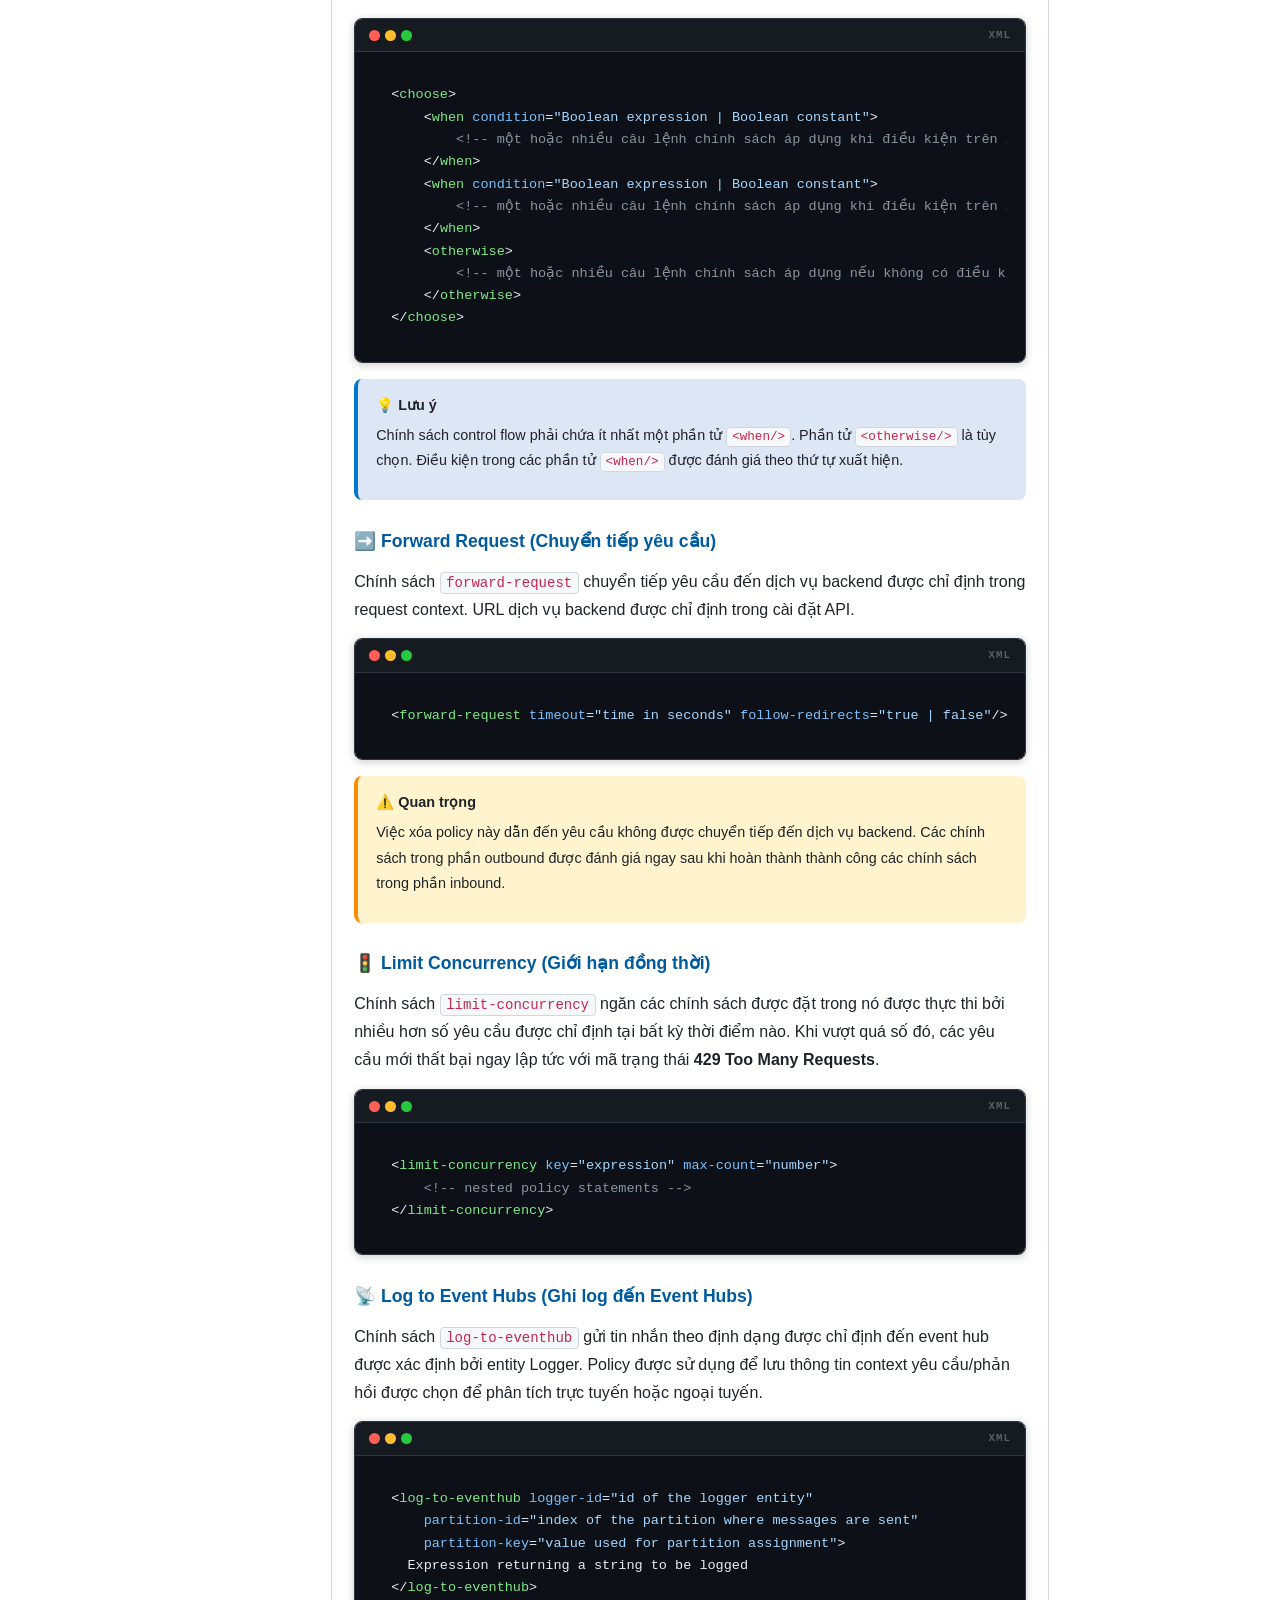
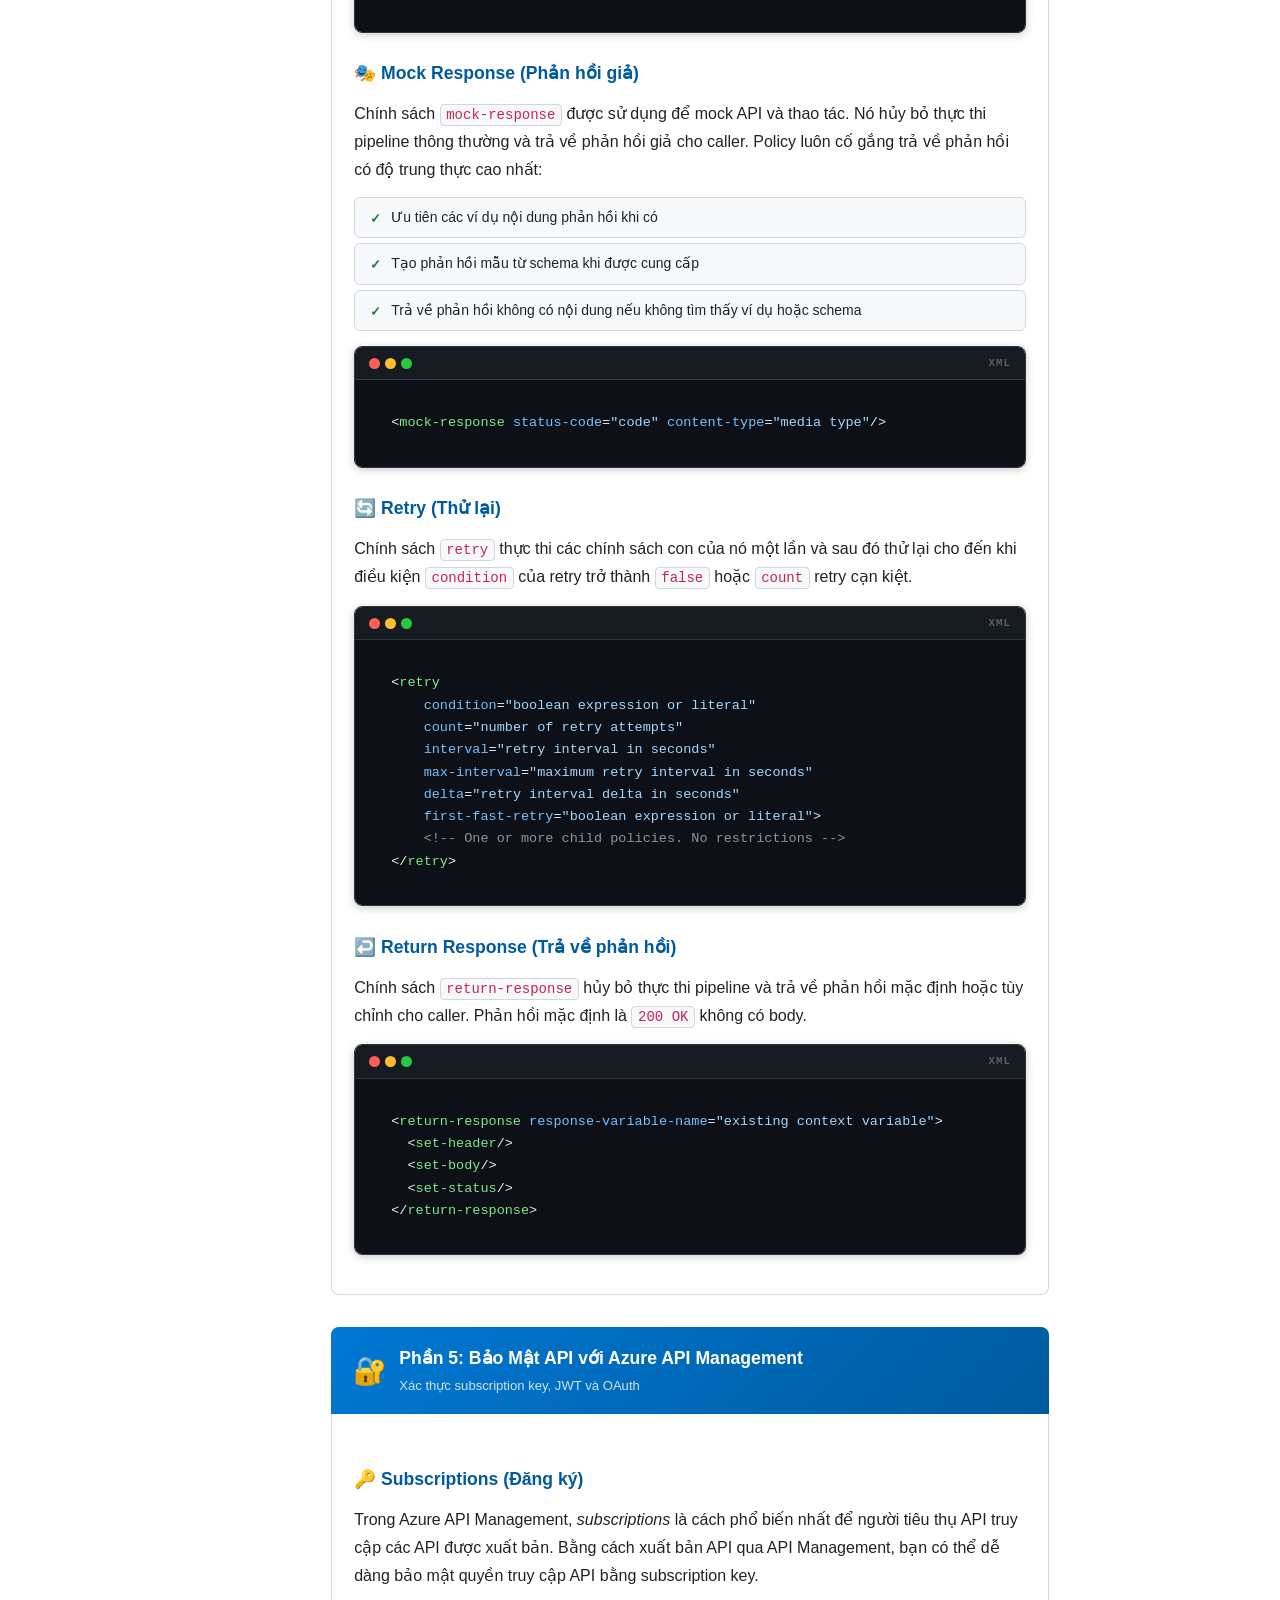
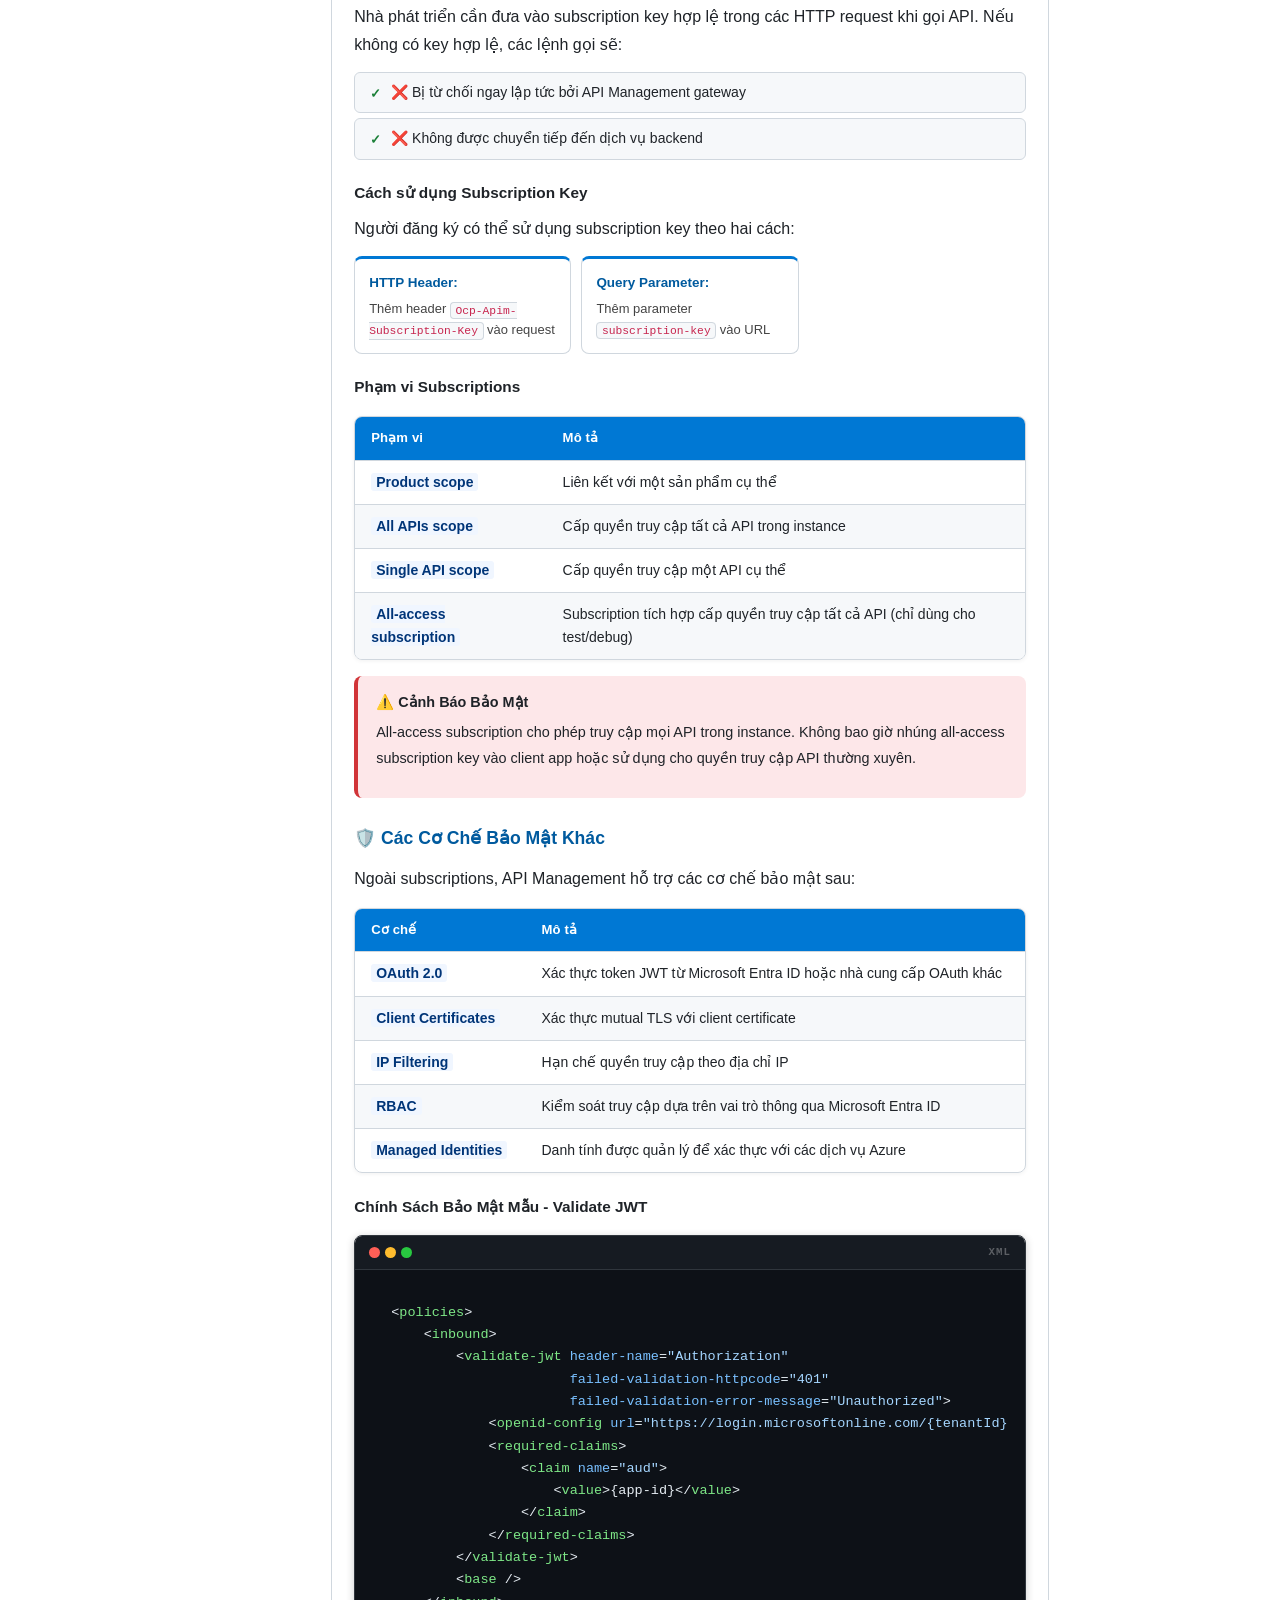
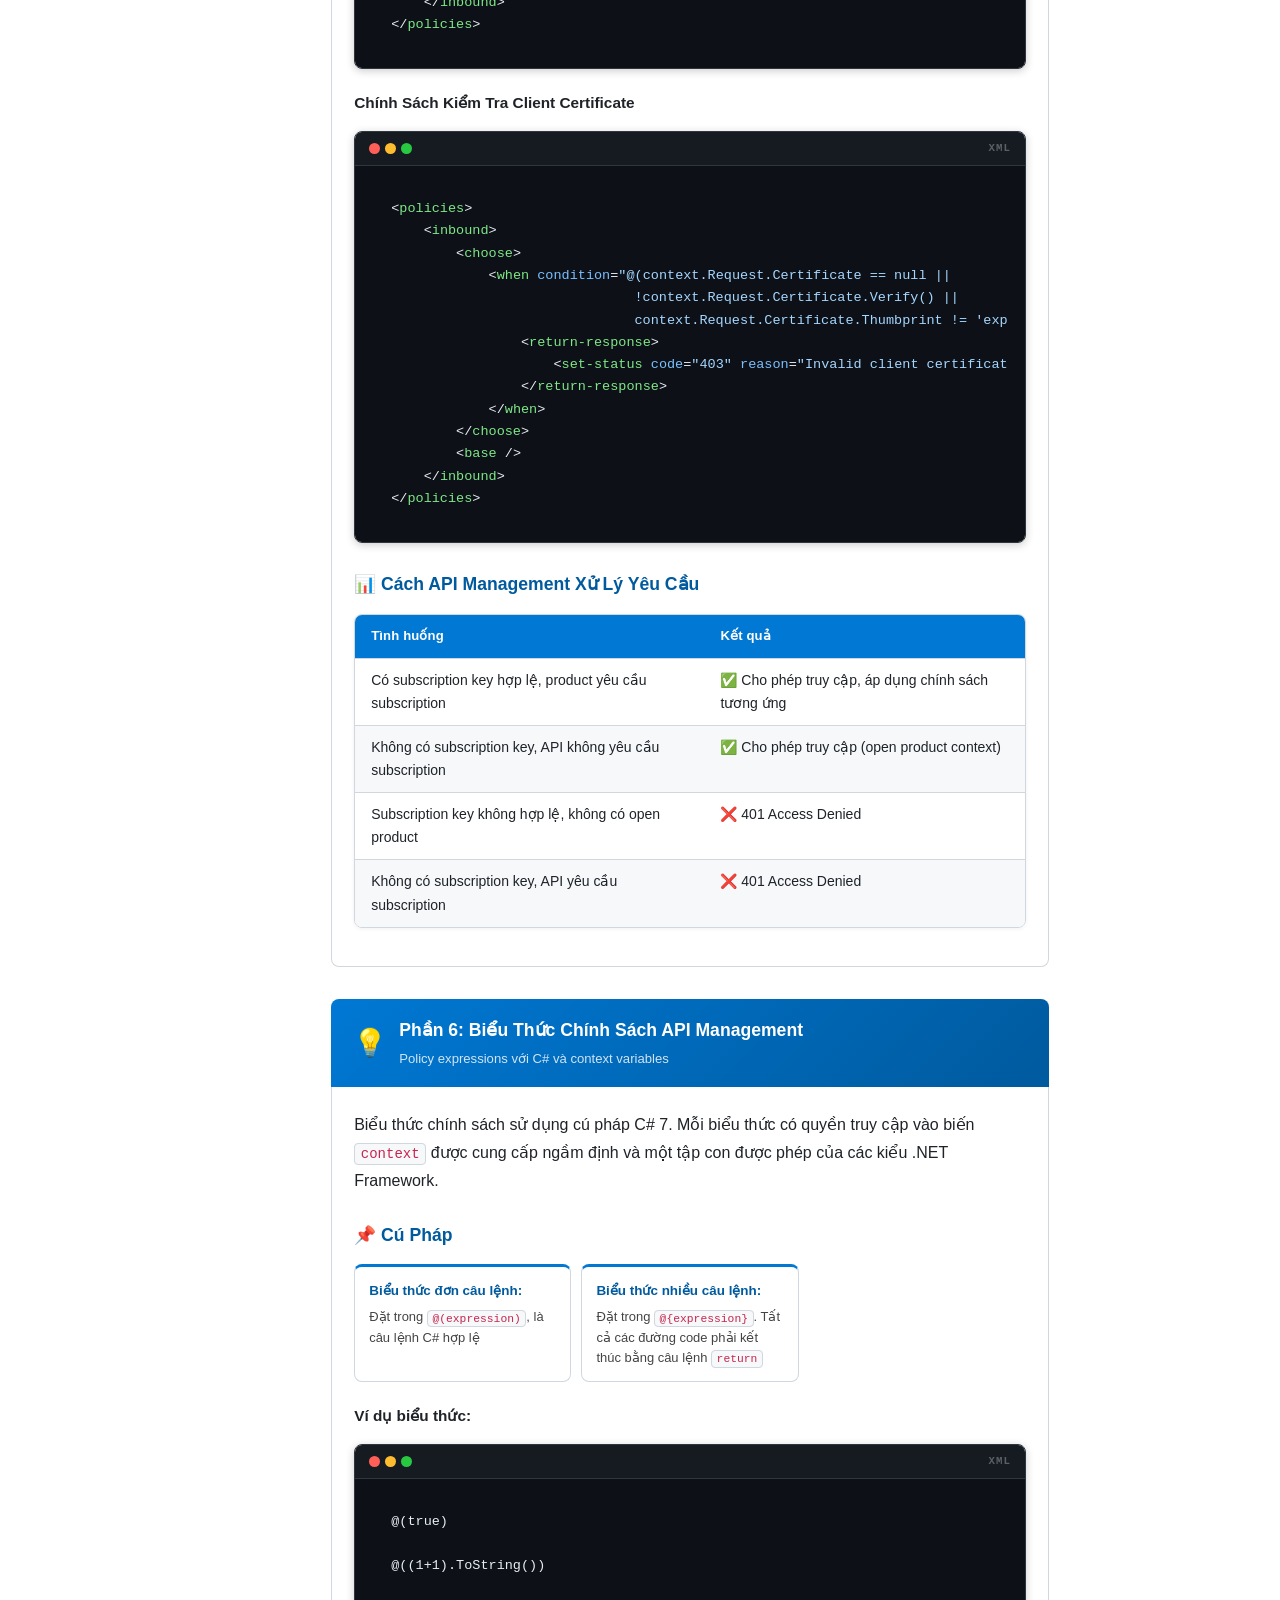
<file: az-204/09-api-management.html>
<!DOCTYPE html>
<html lang="vi">
<head>
<meta charset="UTF-8">
<title>API Management - AZ-204 Tiếng Việt</title>
<link rel="stylesheet" href="common.css">
<link rel="stylesheet" href="code-diagram.css">
<style>
/* ── Chapter 09: API Management ── */
</style>
</head>
<body>

<nav id="cnav">
  <a href="index.html" class="cnav-home">🏠 AZ-204</a>
  <div id="cnav-links">
    <a href="01-azure-app-service.html">01 App Service</a>
    <a href="02-azure-functions.html">02 Functions</a>
    <a href="03-cosmos-db.html">03 Cosmos DB</a>
    <a href="04-blob-storage.html">04 Blob Storage</a>
    <a href="05-containerized-solutions.html">05 Containers</a>
    <a href="06-authentication.html">06 Auth</a>
    <a href="07-security.html">07 Security</a>
    <a href="08-monitoring.html">08 Monitoring</a>
    <a href="09-api-management.html" class="on">09 API Mgmt</a>
    <a href="10-event-based.html">10 Events</a>
    <a href="11-message-based.html">11 Messages</a>
  </div>
  <button id="toc-btn" onclick="toggleToc()">☰ Mục lục</button>
</nav>
<div id="toc-bd" onclick="closeToc()"></div>

<div class="hero">
  <div class="hero-ico">🔌</div>
  <h1>API Management</h1>
  <p>Bảo mật, kiểm soát và quản lý API trên Azure</p>
  <div class="hero-tags">
    <span class="hero-tag">🔌 APIM Gateway</span>
    <span class="hero-tag">📜 Policies</span>
    <span class="hero-tag">🔒 Security</span>
  </div>
</div>

<div class="wrap">
<nav id="toc">
  <div class="toc-lbl">Chương 09</div>
  <a href="#overview">Phần 1 – API Management</a>
  <a href="#gateways">Phần 2 – API Gateways</a>
  <a href="#policies">Phần 3 – Chính Sách APIM</a>
  <a href="#advanced-policies">Phần 4 – Chính Sách Nâng Cao</a>
  <a href="#secure">Phần 5 – Bảo Mật API</a>
  <a href="#expressions">Phần 6 – Biểu Thức Chính Sách</a>
</nav>
<main class="content">

  <!-- MODULE 1: OVERVIEW -->
  <div id="overview">
<div class="mhd"><div class="mhd-ico">🔌</div><div><h2>Phần 1: API Management — Dịch Vụ Quản Lý API</h2><div class="mhd-sub">Cổng quản lý và bảo vệ API tập trung</div></div></div>
<div class="msec">

      <section>
        <p>Azure API Management cung cấp chức năng cốt lõi để đảm bảo chương trình API thành công thông qua sự tham gia của nhà phát triển, thông tin kinh doanh, phân tích, bảo mật và bảo vệ. Mỗi API bao gồm một hoặc nhiều thao tác, và mỗi API có thể được thêm vào một hoặc nhiều sản phẩm. Để sử dụng API, các nhà phát triển đăng ký sản phẩm có chứa API đó, sau đó họ có thể gọi thao tác của API, tùy thuộc vào các chính sách sử dụng.</p>

        <div class="arch-grid">
          <div class="arch-card">
            <div class="arch-card-hd">🌐 Client → API Gateway → Backend</div>
            <div class="arch-card-body">
              <div class="arch-item"><strong>Client (Người dùng)</strong> — gửi requests đến API Gateway endpoint</div>
              <div class="arch-item"><strong>API Gateway (Cổng API)</strong> — xác thực, rate-limit, transform, cache, log</div>
              <div class="arch-item"><strong>Backend APIs (Dịch vụ hậu)</strong> — nhận proxied requests, trả response</div>
            </div>
          </div>
          <div class="arch-card">
            <div class="arch-card-hd">🔧 Management Plane</div>
            <div class="arch-card-body">
              <div class="arch-item">Cấu hình APIs, products, policies, subscriptions</div>
              <div class="arch-item">Quản lý users, groups, roles, notifications</div>
              <div class="arch-item">Tích hợp với Azure Portal, ARM, REST API</div>
            </div>
          </div>
          <div class="arch-card">
            <div class="arch-card-hd">👩‍💻 Developer Portal (Cổng nhà phát triển)</div>
            <div class="arch-card-body">
              <div class="arch-item">Tự phục vụ — xem docs, test APIs, đăng ký subscriptions</div>
              <div class="arch-item">Auto-generated từ API definitions (OpenAPI)</div>
              <div class="arch-item">Có thể tùy chỉnh giao diện theo branding</div>
            </div>
          </div>
          <div class="arch-card">
            <div class="arch-card-hd">📋 Các Tầng Dịch Vụ</div>
            <div class="arch-card-body">
              <div class="arch-item"><strong>Consumption</strong> — serverless, per-call billing</div>
              <div class="arch-item"><strong>Developer</strong> — test/dev, không có SLA</div>
              <div class="arch-item"><strong>Basic / Standard / Premium</strong> — production workloads</div>
            </div>
          </div>
        </div>
      </section>

      <section>
        <h3>🏗️ Các Thành Phần API Management</h3>
        <p>Azure API Management bao gồm <strong>API gateway</strong>, <strong>management plane</strong> và <strong>developer portal</strong>. Các thành phần này được Azure lưu trữ và quản lý hoàn toàn theo mặc định.</p>

        <h4>1. API Gateway (Cổng API)</h4>
        <p>API Gateway là endpoint (điểm cuối) thực hiện các chức năng sau:</p>
        <ul>
          <li>✅ Chấp nhận lời gọi API và định tuyến đến backend phù hợp</li>
          <li>✅ Xác minh API key và các thông tin xác thực khác được gửi kèm yêu cầu</li>
          <li>✅ Thực thi hạn ngạch sử dụng và giới hạn tốc độ</li>
          <li>✅ Biến đổi yêu cầu và phản hồi theo các câu lệnh policy</li>
          <li>✅ Lưu cache phản hồi để cải thiện độ trễ và giảm tải cho backend</li>
          <li>✅ Phát ra logs, metrics và traces để giám sát, báo cáo và khắc phục sự cố</li>
        </ul>

        <h4>2. Management Plane (Mặt phẳng quản lý)</h4>
        <p>Đây là giao diện quản trị để thiết lập chương trình API. Sử dụng để:</p>
        <ul>
          <li>🔧 Cung cấp và cấu hình cài đặt dịch vụ API Management</li>
          <li>🔧 Định nghĩa hoặc nhập lược đồ API</li>
          <li>🔧 Đóng gói API vào các sản phẩm</li>
          <li>🔧 Thiết lập các policy như hạn ngạch hoặc biến đổi trên API</li>
          <li>🔧 Lấy thông tin từ phân tích</li>
          <li>🔧 Quản lý người dùng</li>
        </ul>

        <h4>3. Developer Portal (Cổng nhà phát triển)</h4>
        <p>Website được tạo tự động, có thể tùy chỉnh hoàn toàn với tài liệu API. Nhà phát triển có thể:</p>
        <ul>
          <li>📖 Đọc tài liệu API</li>
          <li>🧪 Gọi API qua console tương tác</li>
          <li>👤 Tạo tài khoản và đăng ký để lấy API key</li>
          <li>📊 Truy cập phân tích về mức sử dụng của mình</li>
          <li>📥 Tải xuống định nghĩa API</li>
          <li>🔑 Quản lý API key</li>
        </ul>
      </section>

      <section>
        <h3>📦 Sản Phẩm (Products)</h3>
        <p>Sản phẩm là cách các API được cung cấp cho nhà phát triển. Sản phẩm trong API Management có một hoặc nhiều API, và được cấu hình với tiêu đề, mô tả và điều khoản sử dụng.</p>

        <table>
  <thead><tr><th>Loại Sản Phẩm</th><th>Mô Tả</th></tr>
  </thead>
  <tbody><tr><td><strong>Open (Mở)</strong></td><td>Có thể sử dụng mà không cần đăng ký</td></tr><tr><td><strong>Protected (Được bảo vệ)</strong></td><td>Phải đăng ký trước khi sử dụng. Phê duyệt có thể yêu cầu quản trị viên hoặc tự động phê duyệt</td></tr>
        
  </tbody>
</table>
      </section>

      <section>
        <h3>👥 Nhóm (Groups)</h3>
        <p>Nhóm được sử dụng để quản lý khả năng hiển thị của sản phẩm đối với nhà phát triển. API Management có các nhóm hệ thống bất biến sau:</p>

        <table>
  <thead><tr><th>Nhóm</th><th>Mô Tả</th></tr>
  </thead>
  <tbody><tr><td><strong>Administrators (Quản trị viên)</strong></td><td>Quản lý các instance dịch vụ API Management và tạo API, thao tác, sản phẩm. Quản trị viên đăng ký Azure là thành viên của nhóm này.</td></tr><tr><td><strong>Developers (Nhà phát triển)</strong></td><td>Người dùng developer portal đã xác thực, xây dựng ứng dụng sử dụng API.</td></tr><tr><td><strong>Guests (Khách)</strong></td><td>Người dùng developer portal chưa xác thực. Có thể được cấp quyền truy cập chỉ đọc nhất định.</td></tr>
        
  </tbody>
</table>

        <div class="callout info">
          <div class="callout-title">💡 Nhóm tùy chỉnh</div>
          <p>Ngoài các nhóm hệ thống, quản trị viên có thể tạo nhóm tùy chỉnh hoặc sử dụng nhóm bên ngoài trong Microsoft Entra tenant liên kết.</p>
        </div>
      </section>

      <section>
        <h3>📋 Chính Sách (Policies)</h3>
        <p>Chính sách là tập hợp các câu lệnh được thực thi tuần tự trên yêu cầu hoặc phản hồi của API. Các câu lệnh phổ biến bao gồm chuyển đổi định dạng từ XML sang JSON và giới hạn tốc độ gọi.</p>

        <p>Chính sách có thể được áp dụng ở các phạm vi khác nhau:</p>
        <ul>
          <li><strong>Global (Toàn cục):</strong> Áp dụng cho tất cả API</li>
          <li><strong>Product (Sản phẩm):</strong> Áp dụng cho một sản phẩm</li>
          <li><strong>API:</strong> Áp dụng cho một API cụ thể</li>
          <li><strong>Operation (Thao tác):</strong> Áp dụng cho một thao tác API</li>
        </ul>
      </section>

      <section>
        <h3>⚙️ Các Tầng Dịch Vụ API Management</h3>
        <table>
  <thead><tr><th>Nhóm tầng</th><th>Mô tả</th></tr>
  </thead>
  <tbody><tr><td><strong>Classic</strong></td><td>Developer, Basic, Standard, Premium tiers. Premium cho doanh nghiệp yêu cầu backend riêng tư, bảo mật nâng cao, triển khai đa vùng.</td></tr><tr><td><strong>V2</strong></td><td>Bộ tầng mới với provisioning và scaling nhanh: Basic v2, Standard v2, Premium v2.</td></tr><tr><td><strong>Consumption</strong></td><td>Serverless gateway, scale theo nhu cầu, tính phí theo mỗi lần thực thi.</td></tr>
        
  </tbody>
</table>
      </section>

    </div>
  </div>

  <!-- MODULE 2: API GATEWAYS -->
  <div id="gateways">
<div class="mhd"><div class="mhd-ico">🚪</div><div><h2>Phần 2: API Gateways — Tầng Trung Gian</h2><div class="mhd-sub">Tầng trung gian giữa client và backend services</div></div></div>
<div class="msec">

      <section>
        <p>Giải pháp của bạn có thể chứa nhiều dịch vụ front-end và back-end. Trong tình huống này, client cần biết endpoint nào để gọi, và cần xử lý các mối lo ngại như SSL termination, xác thực, v.v.</p>

        <p>API Management gateway (còn gọi là data plane hoặc runtime) là thành phần dịch vụ chịu trách nhiệm proxy API requests, áp dụng policies và thu thập telemetry.</p>

        <div class="compare-2">
          <div class="cmp-col">
            <div class="cmp-hd dark">❌ Không có API Gateway</div>
            <div class="cmp-step">
              <div class="cmp-n">1</div>Client gọi <strong>trực tiếp</strong> từng service
            </div>
            <div class="cmp-step">
              <div class="cmp-n">2</div>Service A — Auth + SSL + RateLimit
            </div>
            <div class="cmp-step">
              <div class="cmp-n">3</div>Service B — Auth + SSL + RateLimit
            </div>
            <div class="cmp-step">
              <div class="cmp-n">4</div>Service C — Auth + SSL + RateLimit
            </div>
            <div class="cmp-use">
              ❌ Client code phức tạp — nhiều endpoints<br>
              ❌ Coupling giữa client và backend services<br>
              ❌ Mỗi service duplicate logic auth, SSL
            </div>
          </div>
          <div class="cmp-col">
            <div class="cmp-hd blue">✅ Với API Gateway</div>
            <div class="cmp-step">
              <div class="cmp-n">1</div>Client gọi <strong>1 endpoint duy nhất</strong>
            </div>
            <div class="cmp-step">
              <div class="cmp-n">2</div>API Gateway — Auth, SSL, Rate Limit, Cache
            </div>
            <div class="cmp-step">
              <div class="cmp-n">3</div>Gateway proxy đến Service A / B / C
            </div>
            <div class="cmp-step">
              <div class="cmp-n">4</div>Services nhận requests đã được xử lý sẵn
            </div>
            <div class="cmp-use">
              ✅ Client code đơn giản — 1 endpoint<br>
              ✅ Tách biệt client và backend<br>
              ✅ Cross-cutting concerns tập trung tại gateway
            </div>
          </div>
        </div>
      </section>

      <section>
        <h3>❓ Tại Sao Cần API Gateway?</h3>
        <p>Các vấn đề khi expose dịch vụ trực tiếp cho client:</p>
        <ul>
          <li>❌ <strong>Code client phức tạp:</strong> Client phải theo dõi nhiều endpoint và xử lý lỗi một cách bền vững</li>
          <li>❌ <strong>Tạo sự coupling:</strong> Client cần biết cách các dịch vụ được phân tách, khó bảo trì và refactor</li>
          <li>❌ <strong>Một thao tác cần nhiều service:</strong> Một yêu cầu có thể cần gọi nhiều dịch vụ</li>
          <li>❌ <strong>Mỗi service phải xử lý cross-cutting concerns:</strong> Auth, SSL, rate limiting, v.v.</li>
          <li>❌ <strong>Giới hạn giao thức:</strong> Service phải expose giao thức thân thiện với client như HTTP/WebSocket</li>
          <li>❌ <strong>Bề mặt tấn công:</strong> Service có endpoint công khai là mục tiêu tấn công tiềm năng</li>
        </ul>
      </section>

      <section>
        <h3>🏠 Gateway Managed và Self-hosted</h3>
        <p>API Management cung cấp cả gateway managed và self-hosted:</p>

        <table>
  <thead><tr><th>Loại Gateway</th><th>Mô Tả</th><th>Khi Nào Dùng</th></tr>
  </thead>
  <tbody><tr>
            <td><strong>Managed (Được quản lý)</strong></td>
            <td>Gateway mặc định được triển khai trong Azure cho mọi instance API Management trong mọi tầng dịch vụ. Tất cả lưu lượng API chạy qua Azure bất kể backend được lưu trữ ở đâu.</td>
            <td>Hầu hết các trường hợp thông thường khi backend trên Azure</td>
          </tr><tr>
            <td><strong>Self-hosted (Tự lưu trữ)</strong></td>
            <td>Phiên bản containerized tùy chọn của gateway managed mặc định. Được đóng gói dưới dạng Docker container dựa trên Linux, thường được triển khai lên Kubernetes.</td>
            <td>Hybrid và multicloud; backend on-premises; tuân thủ quy định địa phương</td>
          </tr>
        
  </tbody>
</table>

        <div class="callout info">
          <div class="callout-title">💡 Self-hosted Gateway</div>
          <p>Self-hosted gateway cho phép khách hàng với cơ sở hạ tầng IT hybrid quản lý API được lưu trữ on-premises và trên nhiều đám mây từ một dịch vụ API Management duy nhất trong Azure. Nó thường được triển khai lên Azure Kubernetes Service và Azure Arc-enabled Kubernetes.</p>
        </div>
      </section>

    </div>
  </div>

  <!-- MODULE 3: POLICIES -->
  <div id="policies">
<div class="mhd"><div class="mhd-ico">📜</div><div><h2>Phần 3: API Policies — Biến Đổi &amp; Kiểm Soát</h2><div class="mhd-sub">Biến đổi và kiểm soát luồng request/response</div></div></div>
<div class="msec">

      <section>
        <p>Trong Azure API Management, các chính sách cho phép nhà xuất bản thay đổi hành vi của API thông qua cấu hình. Chính sách là tập hợp các câu lệnh được thực thi tuần tự trên yêu cầu hoặc phản hồi của API.</p>

        <div class="flow-v">
          <div class="flow-step start">
            <div class="flow-num">1</div>
            <div class="flow-body">
              <strong>📥 INBOUND — Xử lý Request đến</strong>
              Xác thực subscription key · Kiểm tra rate limit · Thêm/sửa headers · Chuyển đổi request format
            </div>
          </div>
          <div class="flow-connector"></div>
          <div class="flow-step">
            <div class="flow-num">2</div>
            <div class="flow-body">
              <strong>🔀 BACKEND — Chuyển tiếp đến Service</strong>
              Forward request tới backend URL · Thiết lập timeout · Load balancing · Circuit breaker
            </div>
          </div>
          <div class="flow-connector"></div>
          <div class="flow-step">
            <div class="flow-num">3</div>
            <div class="flow-body">
              <strong>📤 OUTBOUND — Xử lý Response trả về</strong>
              Biến đổi response body · Lọc sensitive data · Thêm CORS headers · Cache response
            </div>
          </div>
          <div class="flow-connector"></div>
          <div class="flow-step end">
            <div class="flow-num">4</div>
            <div class="flow-body">
              <strong>⚠️ ON-ERROR — Xử lý Lỗi</strong>
              Bắt exception từ bất kỳ giai đoạn nào · Tùy chỉnh thông báo lỗi · Logging và alerting
            </div>
          </div>
        </div>
      </section>

      <section>
        <h3>📝 Hiểu Cấu Hình Chính Sách</h3>
        <p>Định nghĩa chính sách là tài liệu XML đơn giản mô tả chuỗi các câu lệnh inbound và outbound. Cấu hình được chia thành các phần <code>inbound</code>, <code>backend</code>, <code>outbound</code> và <code>on-error</code>.</p>

<div class="cb">
<div class="cb-hd"><div class="dots"><i class="dr"></i><i class="dy"></i><i class="dg"></i></div><span class="cb-lang">XML</span></div>
<pre><code class="language-xml">&lt;policies&gt;
  &lt;inbound&gt;
    &lt;!-- statements to be applied to the request go here --&gt;
  &lt;/inbound&gt;
  &lt;backend&gt;
    &lt;!-- statements to be applied before the request is forwarded to
         the backend service go here --&gt;
  &lt;/backend&gt;
  &lt;outbound&gt;
    &lt;!-- statements to be applied to the response go here --&gt;
  &lt;/outbound&gt;
  &lt;on-error&gt;
    &lt;!-- statements to be applied if there is an error condition go here --&gt;
  &lt;/on-error&gt;
&lt;/policies&gt;</code></pre>
</div>

        <div class="callout warning">
          <div class="callout-title">⚠️ Xử Lý Lỗi</div>
          <p>Nếu xảy ra lỗi trong quá trình xử lý yêu cầu, các bước còn lại trong phần <code>inbound</code>, <code>backend</code> hoặc <code>outbound</code> sẽ bị bỏ qua và thực thi nhảy đến các câu lệnh trong phần <code>on-error</code>. Bằng cách đặt câu lệnh chính sách trong phần <code>on-error</code>, bạn có thể xem xét lỗi bằng thuộc tính <code>context.LastError</code>.</p>
        </div>
      </section>

      <section>
        <h3>💻 Biểu Thức Chính Sách (Policy Expressions)</h3>
        <p>Biểu thức chính sách cung cấp phương tiện tinh vi để kiểm soát lưu lượng và sửa đổi hành vi API mà không cần viết code chuyên biệt. Biểu thức chính sách là:</p>
        <ul>
          <li><strong>Câu lệnh C# đơn:</strong> được đặt trong <code>@(expression)</code></li>
          <li><strong>Khối code C# nhiều câu lệnh:</strong> được đặt trong <code>@{expression}</code> và phải trả về giá trị</li>
        </ul>

        <p>Ví dụ sử dụng biểu thức chính sách và policy set-header để thêm dữ liệu người dùng vào request đến:</p>

<div class="cb">
<div class="cb-hd"><div class="dots"><i class="dr"></i><i class="dy"></i><i class="dg"></i></div><span class="cb-lang">XML</span></div>
<pre><code class="language-xml">&lt;policies&gt;
    &lt;inbound&gt;
        &lt;base /&gt;
        &lt;set-header name="x-request-context-data" exists-action="override"&gt;
            &lt;value&gt;@(context.User.Id)&lt;/value&gt;
            &lt;value&gt;@(context.Deployment.Region)&lt;/value&gt;
        &lt;/set-header&gt;
    &lt;/inbound&gt;
&lt;/policies&gt;</code></pre>
</div>
      </section>

      <section>
        <h3>📐 Áp Dụng Chính Sách Ở Các Phạm Vi Khác Nhau</h3>
        <p>Nếu bạn có chính sách ở cấp global và chính sách được cấu hình cho một API, thì mỗi khi API đó được sử dụng, cả hai chính sách đều được áp dụng. API Management cho phép sắp xếp xác định của các câu lệnh chính sách kết hợp thông qua phần tử <code>base</code>.</p>

<div class="cb">
<div class="cb-hd"><div class="dots"><i class="dr"></i><i class="dy"></i><i class="dg"></i></div><span class="cb-lang">XML</span></div>
<pre><code class="language-xml">&lt;policies&gt;
    &lt;inbound&gt;
        &lt;cross-domain /&gt;
        &lt;base /&gt;
        &lt;find-and-replace from="xyz" to="abc" /&gt;
    &lt;/inbound&gt;
&lt;/policies&gt;</code></pre>
</div>

        <p>Trong ví dụ trên:</p>
        <ol>
          <li>Câu lệnh <code>cross-domain</code> sẽ thực thi trước</li>
          <li>Câu lệnh <code>find-and-replace</code> sẽ thực thi sau bất kỳ chính sách nào ở phạm vi rộng hơn</li>
        </ol>
      </section>

      <section>
        <h3>🔍 Lọc Nội Dung Phản Hồi (Filter Response Content)</h3>
        <p>Ví dụ sau minh họa cách lọc các phần tử dữ liệu từ payload phản hồi dựa trên sản phẩm liên kết với yêu cầu. Đoạn code giả định nội dung phản hồi định dạng JSON chứa các thuộc tính <em>minutely</em>, <em>hourly</em>, <em>daily</em> và <em>flags</em>:</p>

<div class="cb">
<div class="cb-hd"><div class="dots"><i class="dr"></i><i class="dy"></i><i class="dg"></i></div><span class="cb-lang">XML</span></div>
<pre><code class="language-xml">&lt;policies&gt;
  &lt;inbound&gt;
    &lt;base /&gt;
  &lt;/inbound&gt;
  &lt;backend&gt;
    &lt;base /&gt;
  &lt;/backend&gt;
  &lt;outbound&gt;
    &lt;base /&gt;
    &lt;choose&gt;
      &lt;when condition="@(context.Response.StatusCode == 200 &amp;&amp; context.Product.Name.Equals("Starter"))"&gt;
        &lt;set-body&gt;
          @{
            var response = context.Response.Body.As&lt;JObject&gt;();
            foreach (var key in new [] {"minutely", "hourly", "daily", "flags"}) {
              response.Property(key).Remove();
            }
            return response.ToString();
          }
        &lt;/set-body&gt;
      &lt;/when&gt;
    &lt;/choose&gt;
  &lt;/outbound&gt;
  &lt;on-error&gt;
    &lt;base /&gt;
  &lt;/on-error&gt;
&lt;/policies&gt;</code></pre>
</div>
      </section>

    </div>
  </div>

  <!-- MODULE 4: ADVANCED POLICIES -->
  <div id="advanced-policies">
<div class="mhd"><div class="mhd-ico">⚡</div><div><h2>Phần 4: Tạo Chính Sách Nâng Cao</h2><div class="mhd-sub">Rate limiting, caching và forward request nâng cao</div></div></div>
<div class="msec">

      <section>
        <p>Phần này cung cấp tài liệu tham khảo cho các chính sách API Management nâng cao sau:</p>
        <ul>
          <li><strong>Control flow:</strong> Áp dụng câu lệnh chính sách có điều kiện dựa trên kết quả đánh giá biểu thức Boolean</li>
          <li><strong>Forward request:</strong> Chuyển tiếp yêu cầu đến dịch vụ backend</li>
          <li><strong>Limit concurrency:</strong> Ngăn các chính sách được thực thi bởi nhiều hơn số yêu cầu được chỉ định cùng một lúc</li>
          <li><strong>Log to Event Hubs:</strong> Gửi tin nhắn theo định dạng được chỉ định đến event hub</li>
          <li><strong>Mock response:</strong> Hủy bỏ thực thi pipeline và trả về phản hồi giả trực tiếp cho caller</li>
          <li><strong>Retry:</strong> Thực thi lại các câu lệnh chính sách con cho đến khi điều kiện được đáp ứng</li>
          <li><strong>Return response:</strong> Hủy bỏ thực thi pipeline và trả về phản hồi tùy chỉnh</li>
        </ul>
      </section>

      <section>
        <h3>🔀 Control Flow (Luồng điều khiển)</h3>
        <p>Chính sách <code>choose</code> áp dụng các câu lệnh chính sách được đặt trong nó dựa trên kết quả đánh giá biểu thức boolean, tương tự như cấu trúc if-then-else hoặc switch trong ngôn ngữ lập trình.</p>

<div class="cb">
<div class="cb-hd"><div class="dots"><i class="dr"></i><i class="dy"></i><i class="dg"></i></div><span class="cb-lang">XML</span></div>
<pre><code class="language-xml">&lt;choose&gt;
    &lt;when condition="Boolean expression | Boolean constant"&gt;
        &lt;!-- một hoặc nhiều câu lệnh chính sách áp dụng khi điều kiện trên là true --&gt;
    &lt;/when&gt;
    &lt;when condition="Boolean expression | Boolean constant"&gt;
        &lt;!-- một hoặc nhiều câu lệnh chính sách áp dụng khi điều kiện trên là true --&gt;
    &lt;/when&gt;
    &lt;otherwise&gt;
        &lt;!-- một hoặc nhiều câu lệnh chính sách áp dụng nếu không có điều kiện nào ở trên là true --&gt;
    &lt;/otherwise&gt;
&lt;/choose&gt;</code></pre>
</div>

        <div class="callout info">
          <div class="callout-title">💡 Lưu ý</div>
          <p>Chính sách control flow phải chứa ít nhất một phần tử <code>&lt;when/&gt;</code>. Phần tử <code>&lt;otherwise/&gt;</code> là tùy chọn. Điều kiện trong các phần tử <code>&lt;when/&gt;</code> được đánh giá theo thứ tự xuất hiện.</p>
        </div>
      </section>

      <section>
        <h3>➡️ Forward Request (Chuyển tiếp yêu cầu)</h3>
        <p>Chính sách <code>forward-request</code> chuyển tiếp yêu cầu đến dịch vụ backend được chỉ định trong request context. URL dịch vụ backend được chỉ định trong cài đặt API.</p>

<div class="cb">
<div class="cb-hd"><div class="dots"><i class="dr"></i><i class="dy"></i><i class="dg"></i></div><span class="cb-lang">XML</span></div>
<pre><code class="language-xml">&lt;forward-request timeout="time in seconds" follow-redirects="true | false"/&gt;</code></pre>
</div>

        <div class="callout warning">
          <div class="callout-title">⚠️ Quan trọng</div>
          <p>Việc xóa policy này dẫn đến yêu cầu không được chuyển tiếp đến dịch vụ backend. Các chính sách trong phần outbound được đánh giá ngay sau khi hoàn thành thành công các chính sách trong phần inbound.</p>
        </div>
      </section>

      <section>
        <h3>🚦 Limit Concurrency (Giới hạn đồng thời)</h3>
        <p>Chính sách <code>limit-concurrency</code> ngăn các chính sách được đặt trong nó được thực thi bởi nhiều hơn số yêu cầu được chỉ định tại bất kỳ thời điểm nào. Khi vượt quá số đó, các yêu cầu mới thất bại ngay lập tức với mã trạng thái <strong>429 Too Many Requests</strong>.</p>

<div class="cb">
<div class="cb-hd"><div class="dots"><i class="dr"></i><i class="dy"></i><i class="dg"></i></div><span class="cb-lang">XML</span></div>
<pre><code class="language-xml">&lt;limit-concurrency key="expression" max-count="number"&gt;
    &lt;!-- nested policy statements --&gt;
&lt;/limit-concurrency&gt;</code></pre>
</div>
      </section>

      <section>
        <h3>📡 Log to Event Hubs (Ghi log đến Event Hubs)</h3>
        <p>Chính sách <code>log-to-eventhub</code> gửi tin nhắn theo định dạng được chỉ định đến event hub được xác định bởi entity Logger. Policy được sử dụng để lưu thông tin context yêu cầu/phản hồi được chọn để phân tích trực tuyến hoặc ngoại tuyến.</p>

<div class="cb">
<div class="cb-hd"><div class="dots"><i class="dr"></i><i class="dy"></i><i class="dg"></i></div><span class="cb-lang">XML</span></div>
<pre><code class="language-xml">&lt;log-to-eventhub logger-id="id of the logger entity"
    partition-id="index of the partition where messages are sent"
    partition-key="value used for partition assignment"&gt;
  Expression returning a string to be logged
&lt;/log-to-eventhub&gt;</code></pre>
</div>
      </section>

      <section>
        <h3>🎭 Mock Response (Phản hồi giả)</h3>
        <p>Chính sách <code>mock-response</code> được sử dụng để mock API và thao tác. Nó hủy bỏ thực thi pipeline thông thường và trả về phản hồi giả cho caller. Policy luôn cố gắng trả về phản hồi có độ trung thực cao nhất:</p>
        <ul>
          <li>Ưu tiên các ví dụ nội dung phản hồi khi có</li>
          <li>Tạo phản hồi mẫu từ schema khi được cung cấp</li>
          <li>Trả về phản hồi không có nội dung nếu không tìm thấy ví dụ hoặc schema</li>
        </ul>

<div class="cb">
<div class="cb-hd"><div class="dots"><i class="dr"></i><i class="dy"></i><i class="dg"></i></div><span class="cb-lang">XML</span></div>
<pre><code class="language-xml">&lt;mock-response status-code="code" content-type="media type"/&gt;</code></pre>
</div>
      </section>

      <section>
        <h3>🔄 Retry (Thử lại)</h3>
        <p>Chính sách <code>retry</code> thực thi các chính sách con của nó một lần và sau đó thử lại cho đến khi điều kiện <code>condition</code> của retry trở thành <code>false</code> hoặc <code>count</code> retry cạn kiệt.</p>

<div class="cb">
<div class="cb-hd"><div class="dots"><i class="dr"></i><i class="dy"></i><i class="dg"></i></div><span class="cb-lang">XML</span></div>
<pre><code class="language-xml">&lt;retry
    condition="boolean expression or literal"
    count="number of retry attempts"
    interval="retry interval in seconds"
    max-interval="maximum retry interval in seconds"
    delta="retry interval delta in seconds"
    first-fast-retry="boolean expression or literal"&gt;
    &lt;!-- One or more child policies. No restrictions --&gt;
&lt;/retry&gt;</code></pre>
</div>
      </section>

      <section>
        <h3>↩️ Return Response (Trả về phản hồi)</h3>
        <p>Chính sách <code>return-response</code> hủy bỏ thực thi pipeline và trả về phản hồi mặc định hoặc tùy chỉnh cho caller. Phản hồi mặc định là <code>200 OK</code> không có body.</p>

<div class="cb">
<div class="cb-hd"><div class="dots"><i class="dr"></i><i class="dy"></i><i class="dg"></i></div><span class="cb-lang">XML</span></div>
<pre><code class="language-xml">&lt;return-response response-variable-name="existing context variable"&gt;
  &lt;set-header/&gt;
  &lt;set-body/&gt;
  &lt;set-status/&gt;
&lt;/return-response&gt;</code></pre>
</div>
      </section>

    </div>
  </div>

  <!-- MODULE 5: SECURE API -->
  <div id="secure">
<div class="mhd"><div class="mhd-ico">🔐</div><div><h2>Phần 5: Bảo Mật API với Azure API Management</h2><div class="mhd-sub">Xác thực subscription key, JWT và OAuth</div></div></div>
<div class="msec">

      <section>
        <h3>🔑 Subscriptions (Đăng ký)</h3>
        <p>Trong Azure API Management, <em>subscriptions</em> là cách phổ biến nhất để người tiêu thụ API truy cập các API được xuất bản. Bằng cách xuất bản API qua API Management, bạn có thể dễ dàng bảo mật quyền truy cập API bằng subscription key.</p>

        <p>Nhà phát triển cần đưa vào subscription key hợp lệ trong các HTTP request khi gọi API. Nếu không có key hợp lệ, các lệnh gọi sẽ:</p>
        <ul>
          <li>❌ Bị từ chối ngay lập tức bởi API Management gateway</li>
          <li>❌ Không được chuyển tiếp đến dịch vụ backend</li>
        </ul>

        <h4>Cách sử dụng Subscription Key</h4>
        <p>Người đăng ký có thể sử dụng subscription key theo hai cách:</p>
        <ul>
          <li><strong>HTTP Header:</strong> Thêm header <code>Ocp-Apim-Subscription-Key</code> vào request</li>
          <li><strong>Query Parameter:</strong> Thêm parameter <code>subscription-key</code> vào URL</li>
        </ul>

        <h4>Phạm vi Subscriptions</h4>
        <table>
  <thead><tr><th>Phạm vi</th><th>Mô tả</th></tr>
  </thead>
  <tbody><tr><td><strong>Product scope</strong></td><td>Liên kết với một sản phẩm cụ thể</td></tr><tr><td><strong>All APIs scope</strong></td><td>Cấp quyền truy cập tất cả API trong instance</td></tr><tr><td><strong>Single API scope</strong></td><td>Cấp quyền truy cập một API cụ thể</td></tr><tr><td><strong>All-access subscription</strong></td><td>Subscription tích hợp cấp quyền truy cập tất cả API (chỉ dùng cho test/debug)</td></tr>
        
  </tbody>
</table>

        <div class="callout danger">
          <div class="callout-title">⚠️ Cảnh Báo Bảo Mật</div>
          <p>All-access subscription cho phép truy cập mọi API trong instance. Không bao giờ nhúng all-access subscription key vào client app hoặc sử dụng cho quyền truy cập API thường xuyên.</p>
        </div>
      </section>

      <section>
        <h3>🛡️ Các Cơ Chế Bảo Mật Khác</h3>
        <p>Ngoài subscriptions, API Management hỗ trợ các cơ chế bảo mật sau:</p>

        <table>
  <thead><tr><th>Cơ chế</th><th>Mô tả</th></tr>
  </thead>
  <tbody><tr><td><strong>OAuth 2.0</strong></td><td>Xác thực token JWT từ Microsoft Entra ID hoặc nhà cung cấp OAuth khác</td></tr><tr><td><strong>Client Certificates</strong></td><td>Xác thực mutual TLS với client certificate</td></tr><tr><td><strong>IP Filtering</strong></td><td>Hạn chế quyền truy cập theo địa chỉ IP</td></tr><tr><td><strong>RBAC</strong></td><td>Kiểm soát truy cập dựa trên vai trò thông qua Microsoft Entra ID</td></tr><tr><td><strong>Managed Identities</strong></td><td>Danh tính được quản lý để xác thực với các dịch vụ Azure</td></tr>
        
  </tbody>
</table>

        <h4>Chính Sách Bảo Mật Mẫu - Validate JWT</h4>
<div class="cb">
<div class="cb-hd"><div class="dots"><i class="dr"></i><i class="dy"></i><i class="dg"></i></div><span class="cb-lang">XML</span></div>
<pre><code class="language-xml">&lt;policies&gt;
    &lt;inbound&gt;
        &lt;validate-jwt header-name="Authorization"
                      failed-validation-httpcode="401"
                      failed-validation-error-message="Unauthorized"&gt;
            &lt;openid-config url="https://login.microsoftonline.com/{tenantId}/.well-known/openid-configuration" /&gt;
            &lt;required-claims&gt;
                &lt;claim name="aud"&gt;
                    &lt;value&gt;{app-id}&lt;/value&gt;
                &lt;/claim&gt;
            &lt;/required-claims&gt;
        &lt;/validate-jwt&gt;
        &lt;base /&gt;
    &lt;/inbound&gt;
&lt;/policies&gt;</code></pre>
</div>

        <h4>Chính Sách Kiểm Tra Client Certificate</h4>
<div class="cb">
<div class="cb-hd"><div class="dots"><i class="dr"></i><i class="dy"></i><i class="dg"></i></div><span class="cb-lang">XML</span></div>
<pre><code class="language-xml">&lt;policies&gt;
    &lt;inbound&gt;
        &lt;choose&gt;
            &lt;when condition="@(context.Request.Certificate == null ||
                              !context.Request.Certificate.Verify() ||
                              context.Request.Certificate.Thumbprint != 'expected-thumbprint')"&gt;
                &lt;return-response&gt;
                    &lt;set-status code="403" reason="Invalid client certificate" /&gt;
                &lt;/return-response&gt;
            &lt;/when&gt;
        &lt;/choose&gt;
        &lt;base /&gt;
    &lt;/inbound&gt;
&lt;/policies&gt;</code></pre>
</div>
      </section>

      <section>
        <h3>📊 Cách API Management Xử Lý Yêu Cầu</h3>
        <table>
  <thead><tr><th>Tình huống</th><th>Kết quả</th></tr>
  </thead>
  <tbody><tr><td>Có subscription key hợp lệ, product yêu cầu subscription</td><td>✅ Cho phép truy cập, áp dụng chính sách tương ứng</td></tr><tr><td>Không có subscription key, API không yêu cầu subscription</td><td>✅ Cho phép truy cập (open product context)</td></tr><tr><td>Subscription key không hợp lệ, không có open product</td><td>❌ 401 Access Denied</td></tr><tr><td>Không có subscription key, API yêu cầu subscription</td><td>❌ 401 Access Denied</td></tr>
        
  </tbody>
</table>
      </section>

    </div>
  </div>

  <!-- MODULE 6: POLICY EXPRESSIONS -->
  <div id="expressions">
<div class="mhd"><div class="mhd-ico">💡</div><div><h2>Phần 6: Biểu Thức Chính Sách API Management</h2><div class="mhd-sub">Policy expressions với C# và context variables</div></div></div>
<div class="msec">

      <section>
        <p>Biểu thức chính sách sử dụng cú pháp C# 7. Mỗi biểu thức có quyền truy cập vào biến <code>context</code> được cung cấp ngầm định và một tập con được phép của các kiểu .NET Framework.</p>

        <h3>📌 Cú Pháp</h3>
        <ul>
          <li><strong>Biểu thức đơn câu lệnh:</strong> Đặt trong <code>@(expression)</code>, là câu lệnh C# hợp lệ</li>
          <li><strong>Biểu thức nhiều câu lệnh:</strong> Đặt trong <code>@{expression}</code>. Tất cả các đường code phải kết thúc bằng câu lệnh <code>return</code></li>
        </ul>

        <h4>Ví dụ biểu thức:</h4>
<div class="cb">
<div class="cb-hd"><div class="dots"><i class="dr"></i><i class="dy"></i><i class="dg"></i></div><span class="cb-lang">XML</span></div>
<pre><code class="language-xml">@(true)

@((1+1).ToString())

@("Hi There".Length)

@(Regex.Match(context.Response.Headers.GetValueOrDefault("Cache-Control",""),
  @"max-age=(?&lt;maxAge&gt;\d+)").Groups["maxAge"]?.Value)

@(context.Variables.ContainsKey("maxAge") ? int.Parse((string)context.Variables["maxAge"]) : 3600)

@{
  string[] value;
  if (context.Request.Headers.TryGetValue("Authorization", out value))
  {
      if(value != null &amp;&amp; value.Length &gt; 0)
      {
          return Encoding.UTF8.GetString(Convert.FromBase64String(value[0]));
      }
  }
  return null;
}</code></pre>
</div>
      </section>

      <section>
        <h3>🔧 Biến Context</h3>
        <p>Biến <code>context</code> có sẵn ngầm trong mọi biểu thức chính sách. Các thành viên của nó cung cấp thông tin về API request/response và các thuộc tính liên quan.</p>

        <table>
  <thead><tr><th>Biến Context</th><th>Thuộc tính/Phương thức</th></tr>
  </thead>
  <tbody><tr><td><code>context.Api</code></td><td><code>Id</code>, <code>Name</code>, <code>Path</code>, <code>Revision</code>, <code>Version</code>, <code>ServiceUrl</code></td></tr><tr><td><code>context.Deployment</code></td><td><code>Region</code>, <code>ServiceId</code>, <code>ServiceName</code>, <code>GatewayId</code></td></tr><tr><td><code>context.Operation</code></td><td><code>Id</code>, <code>Method</code>, <code>Name</code>, <code>UrlTemplate</code></td></tr><tr><td><code>context.Product</code></td><td><code>Id</code>, <code>Name</code>, <code>State</code>, <code>SubscriptionsLimit</code></td></tr><tr><td><code>context.Request</code></td><td><code>Body</code>, <code>Certificate</code>, <code>Headers</code>, <code>IpAddress</code>, <code>Method</code>, <code>Url</code></td></tr><tr><td><code>context.Response</code></td><td><code>Body</code>, <code>Headers</code>, <code>StatusCode</code>, <code>StatusReason</code></td></tr><tr><td><code>context.Subscription</code></td><td><code>Id</code>, <code>Key</code>, <code>Name</code>, <code>PrimaryKey</code>, <code>SecondaryKey</code></td></tr><tr><td><code>context.User</code></td><td><code>Email</code>, <code>FirstName</code>, <code>Groups</code>, <code>Id</code>, <code>LastName</code></td></tr><tr><td><code>context.LastError</code></td><td><code>Source</code>, <code>Reason</code>, <code>Message</code>, <code>Scope</code></td></tr><tr><td><code>context.Variables</code></td><td><code>IReadOnlyDictionary&lt;string, object&gt;</code></td></tr><tr><td><code>context.Timestamp</code></td><td>Thời điểm nhận yêu cầu (<code>DateTime</code>)</td></tr><tr><td><code>context.Elapsed</code></td><td>Khoảng thời gian từ khi nhận request (<code>TimeSpan</code>)</td></tr>
        
  </tbody>
</table>
      </section>

      <section>
        <h3>📚 Các Kiểu .NET Framework Được Phép</h3>
        <p>Biểu thức chính sách hỗ trợ một tập con của .NET Framework types. Một số kiểu quan trọng:</p>

        <table>
  <thead><tr><th>Kiểu</th><th>Ghi chú</th></tr>
  </thead>
  <tbody><tr><td><code>Newtonsoft.Json.*</code> (JObject, JArray, v.v.)</td><td>Tất cả thành viên</td></tr><tr><td><code>System.String</code></td><td>Tất cả thành viên</td></tr><tr><td><code>System.DateTime</code></td><td>Constructor, Add*, Date, Day, Hour, Now, Parse, v.v.</td></tr><tr><td><code>System.Collections.Generic.*</code></td><td>Dictionary, List, HashSet, v.v. - tất cả thành viên</td></tr><tr><td><code>System.Text.RegularExpressions.Regex</code></td><td>IsMatch, Match, Matches, Replace, Split</td></tr><tr><td><code>System.Convert</code></td><td>Tất cả thành viên</td></tr><tr><td><code>System.Math</code></td><td>Tất cả thành viên</td></tr><tr><td><code>System.Linq.Enumerable</code></td><td>Tất cả thành viên</td></tr><tr><td><code>System.Security.Cryptography.*</code></td><td>SHA, HMAC, RSA, X509 certificates, v.v.</td></tr><tr><td><code>System.Text.Encoding</code></td><td>Tất cả thành viên</td></tr><tr><td><code>System.Uri</code></td><td>Tất cả thành viên</td></tr><tr><td><code>System.Xml.Linq.*</code></td><td>XDocument, XElement, XAttribute, v.v.</td></tr>
        
  </tbody>
</table>
      </section>

      <section>
        <h3>🔐 Các Phương Thức Đặc Biệt</h3>

        <h4>Xử lý JWT:</h4>
<div class="cb">
<div class="cb-hd"><div class="dots"><i class="dr"></i><i class="dy"></i><i class="dg"></i></div><span class="cb-lang">XML</span></div>
<pre><code class="language-xml">// Parse JWT token
Jwt AsJwt(input: this string)
bool TryParseJwt(input: this string, result: out Jwt)

// Jwt properties:
// - Algorithm, Audiences, Claims, ExpirationTime, Id, Issuer, Subject, Type

// Example: Kiểm tra audience trong JWT
@(context.Request.Headers.GetValueOrDefault("Authorization","")
  .AsJwt()?.Claims["aud"].FirstOrDefault() == "myapi")</code></pre>
</div>

        <h4>Xử lý Basic Auth:</h4>
<div class="cb">
<div class="cb-hd"><div class="dots"><i class="dr"></i><i class="dy"></i><i class="dg"></i></div><span class="cb-lang">XML</span></div>
<pre><code class="language-xml">// Parse Basic Auth credentials
BasicAuthCredentials AsBasic(input: this string)

// Example: Lấy thông tin đăng nhập Basic Auth
@{
    var basic = context.Request.Headers.GetValueOrDefault("Authorization","")
                .AsBasic();
    return basic?.UserId;
}</code></pre>
</div>

        <h4>Mã hóa/Giải mã:</h4>
<div class="cb">
<div class="cb-hd"><div class="dots"><i class="dr"></i><i class="dy"></i><i class="dg"></i></div><span class="cb-lang">XML</span></div>
<pre><code class="language-xml">// Encrypt
byte[] Encrypt(input: byte[], alg: string, key: byte[], iv: byte[])

// Decrypt
byte[] Decrypt(input: byte[], alg: string, key: byte[], iv: byte[])

// Verify certificate (không kiểm tra revocation)
bool VerifyNoRevocation(input: X509Certificate2)</code></pre>
</div>
      </section>

      <section>
        <h3>📝 Ví Dụ Thực Tế</h3>

        <h4>Ví dụ 1: Rate limiting theo subscription</h4>
<div class="cb">
<div class="cb-hd"><div class="dots"><i class="dr"></i><i class="dy"></i><i class="dg"></i></div><span class="cb-lang">XML</span></div>
<pre><code class="language-xml">&lt;rate-limit-by-key calls="10" renewal-period="60"
    counter-key="@(context.Subscription.Id)" /&gt;</code></pre>
</div>

        <h4>Ví dụ 2: Thêm correlation ID</h4>
<div class="cb">
<div class="cb-hd"><div class="dots"><i class="dr"></i><i class="dy"></i><i class="dg"></i></div><span class="cb-lang">XML</span></div>
<pre><code class="language-xml">&lt;set-header name="x-correlation-id" exists-action="skip"&gt;
    &lt;value&gt;@(context.RequestId.ToString())&lt;/value&gt;
&lt;/set-header&gt;</code></pre>
</div>

        <h4>Ví dụ 3: Kiểm tra role từ JWT claims</h4>
<div class="cb">
<div class="cb-hd"><div class="dots"><i class="dr"></i><i class="dy"></i><i class="dg"></i></div><span class="cb-lang">XML</span></div>
<pre><code class="language-xml">&lt;choose&gt;
    &lt;when condition="@{
        var jwt = context.Request.Headers.GetValueOrDefault("Authorization","")
                         .AsJwt();
        return jwt != null &amp;&amp; jwt.Claims["roles"]
                .Any(r =&gt; r == "admin");
    }"&gt;
        &lt;!-- Allow admin access --&gt;
    &lt;/when&gt;
    &lt;otherwise&gt;
        &lt;return-response&gt;
            &lt;set-status code="403" reason="Forbidden" /&gt;
        &lt;/return-response&gt;
    &lt;/otherwise&gt;
&lt;/choose&gt;</code></pre>
</div>

        <h4>Ví dụ 4: Cache response có điều kiện</h4>
<div class="cb">
<div class="cb-hd"><div class="dots"><i class="dr"></i><i class="dy"></i><i class="dg"></i></div><span class="cb-lang">XML</span></div>
<pre><code class="language-xml">&lt;cache-lookup vary-by-developer="false" vary-by-developer-groups="false"&gt;
    &lt;vary-by-header&gt;Accept&lt;/vary-by-header&gt;
    &lt;vary-by-query-parameter&gt;version&lt;/vary-by-query-parameter&gt;
&lt;/cache-lookup&gt;

&lt;cache-store duration="@(int.Parse(context.Variables.GetValueOrDefault("cacheTime","300")))" /&gt;</code></pre>
</div>
      </section>

      <section>
        <h3>📋 Tóm Tắt Quan Trọng Cho Kỳ Thi</h3>
        <div class="callout success">
          <div class="callout-title">✅ Các điểm cần nhớ</div>
          <ul>
            <li>API Management có 3 thành phần chính: Gateway, Management Plane, Developer Portal</li>
            <li>Policy được cấu trúc trong 4 section: <code>inbound</code>, <code>backend</code>, <code>outbound</code>, <code>on-error</code></li>
            <li>Biểu thức đơn: <code>@(expression)</code>; Nhiều câu lệnh: <code>@{...return value;}</code></li>
            <li>Biến <code>context</code> có sẵn trong mọi biểu thức chính sách</li>
            <li>Subscription key được gửi qua header <code>Ocp-Apim-Subscription-Key</code> hoặc query param <code>subscription-key</code></li>
            <li>Gateway có hai loại: Managed (cloud) và Self-hosted (containerized, Docker/Kubernetes)</li>
            <li>Policy được áp dụng ở 4 phạm vi: global, product, API, operation</li>
            <li>Phần tử <code>&lt;base /&gt;</code> xác định vị trí thực thi policy từ phạm vi cha</li>
          </ul>
        </div>
      </section>

    </div>
  </div>

</main>
</div><!-- /wrap -->

<div class="pnav">
  <a href="08-monitoring.html" class="prev">← Ch.08 Monitoring</a>
  <span class="pos">Chương 09 / 11</span>
  <a href="10-event-based.html" class="next">Ch.10 Events →</a>
</div>
<footer style="background:#323130;color:#c8c8c8;text-align:center;padding:24px;margin-top:0;">
  <p>Hướng Dẫn Học Tập AZ-204 | API Management | Được dịch sang Tiếng Việt</p>
  <p style="font-size:0.85rem;margin-top:8px;opacity:0.7;">Nội dung dựa trên Microsoft Learn Training Modules</p>
</footer>
<script>
function toggleToc(){
  var t=document.getElementById('toc'),b=document.getElementById('toc-bd');
  if(t){t.classList.toggle('open');b.classList.toggle('open');}
}
function closeToc(){
  var t=document.getElementById('toc'),b=document.getElementById('toc-bd');
  if(t){t.classList.remove('open');b.classList.remove('open');}
}
document.querySelectorAll('#toc a').forEach(function(a){
  a.addEventListener('click',function(){ if(window.innerWidth<1080) closeToc(); });
});
</script>
<script src="common.js"></script>
</body>
</html>
</file>
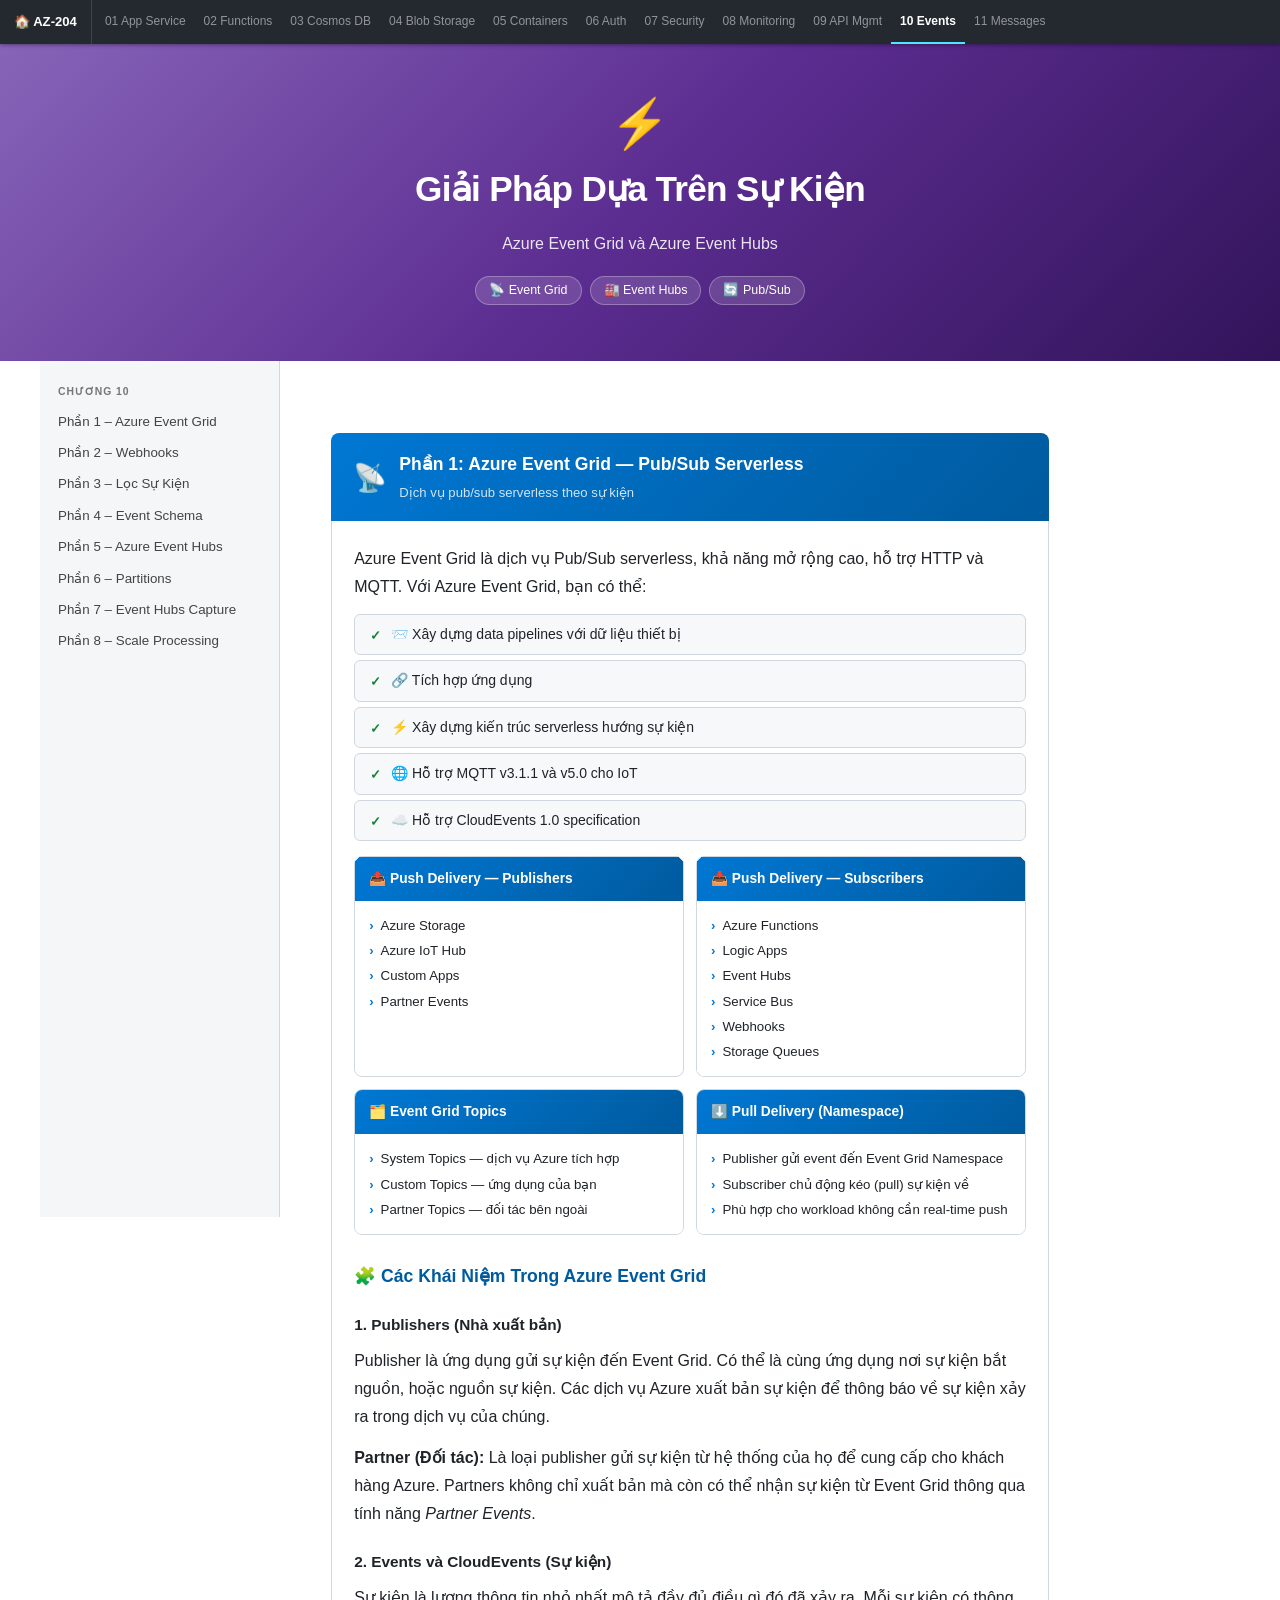
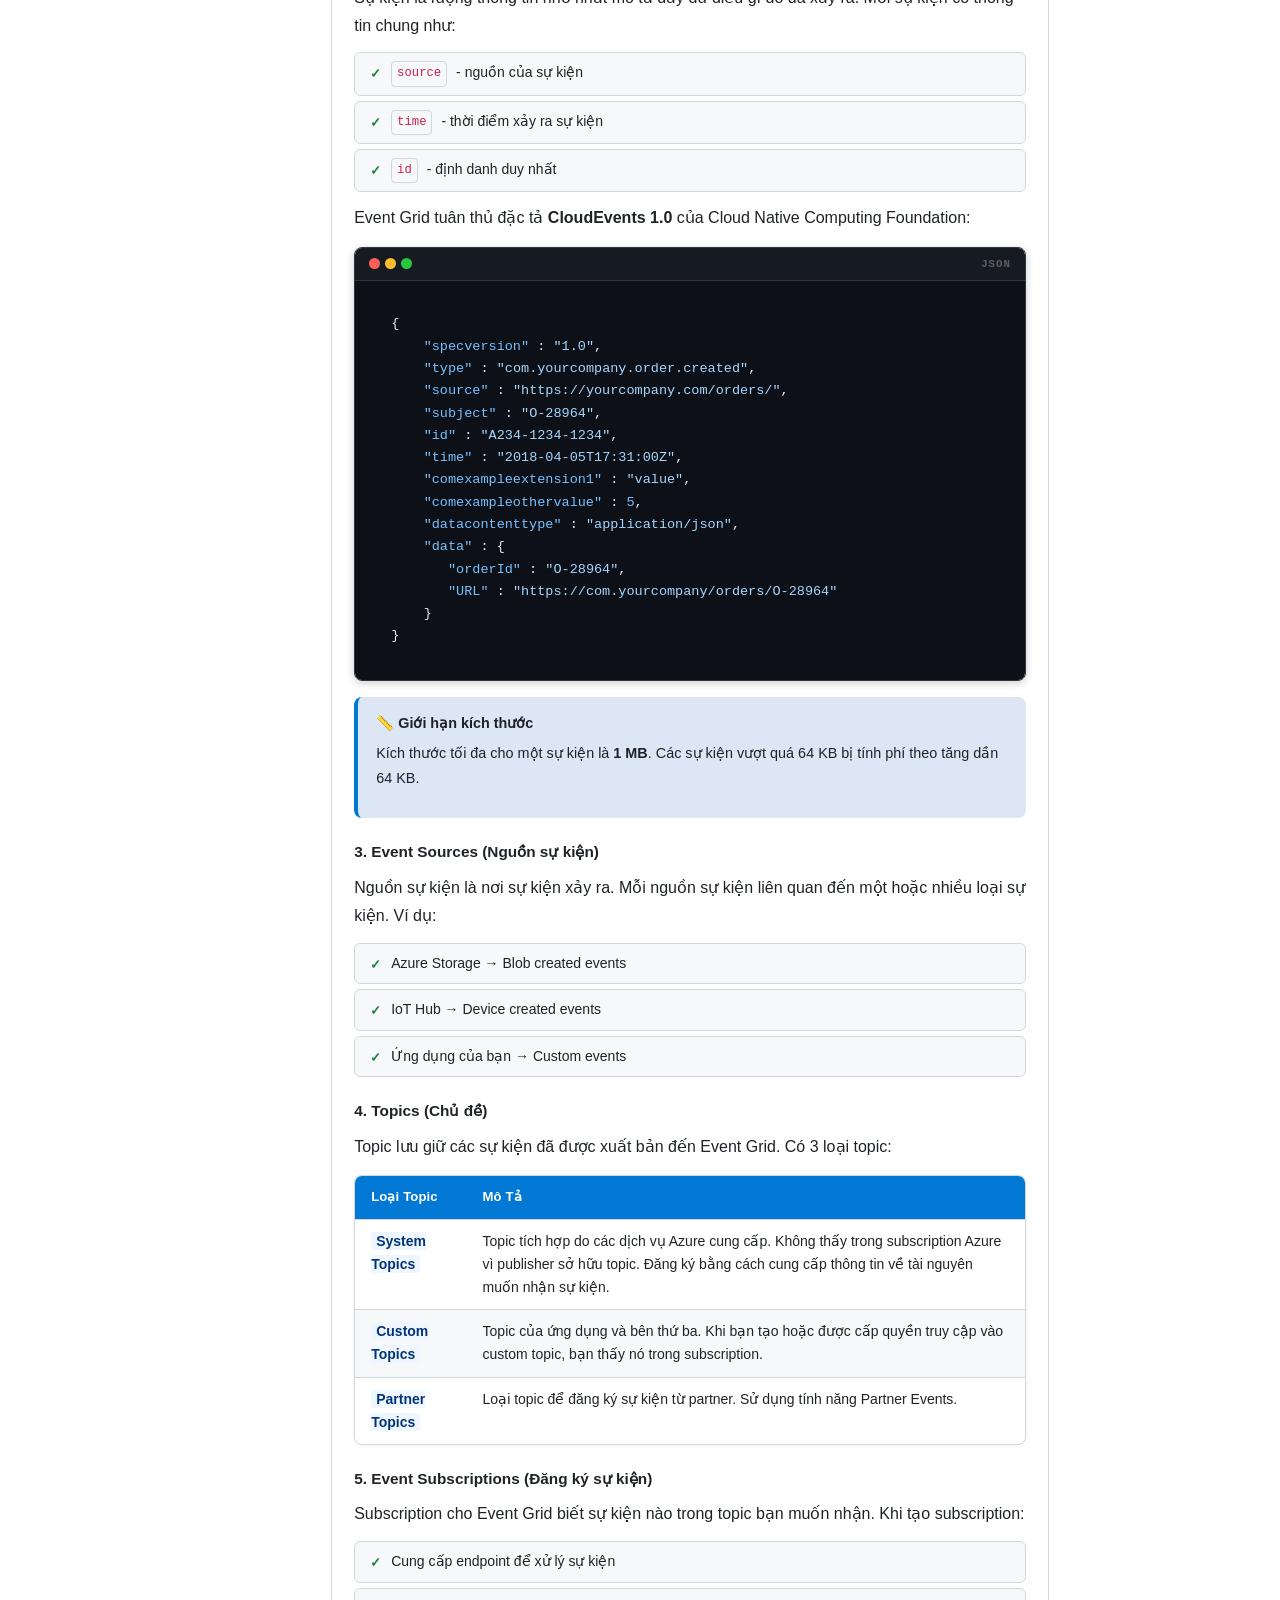
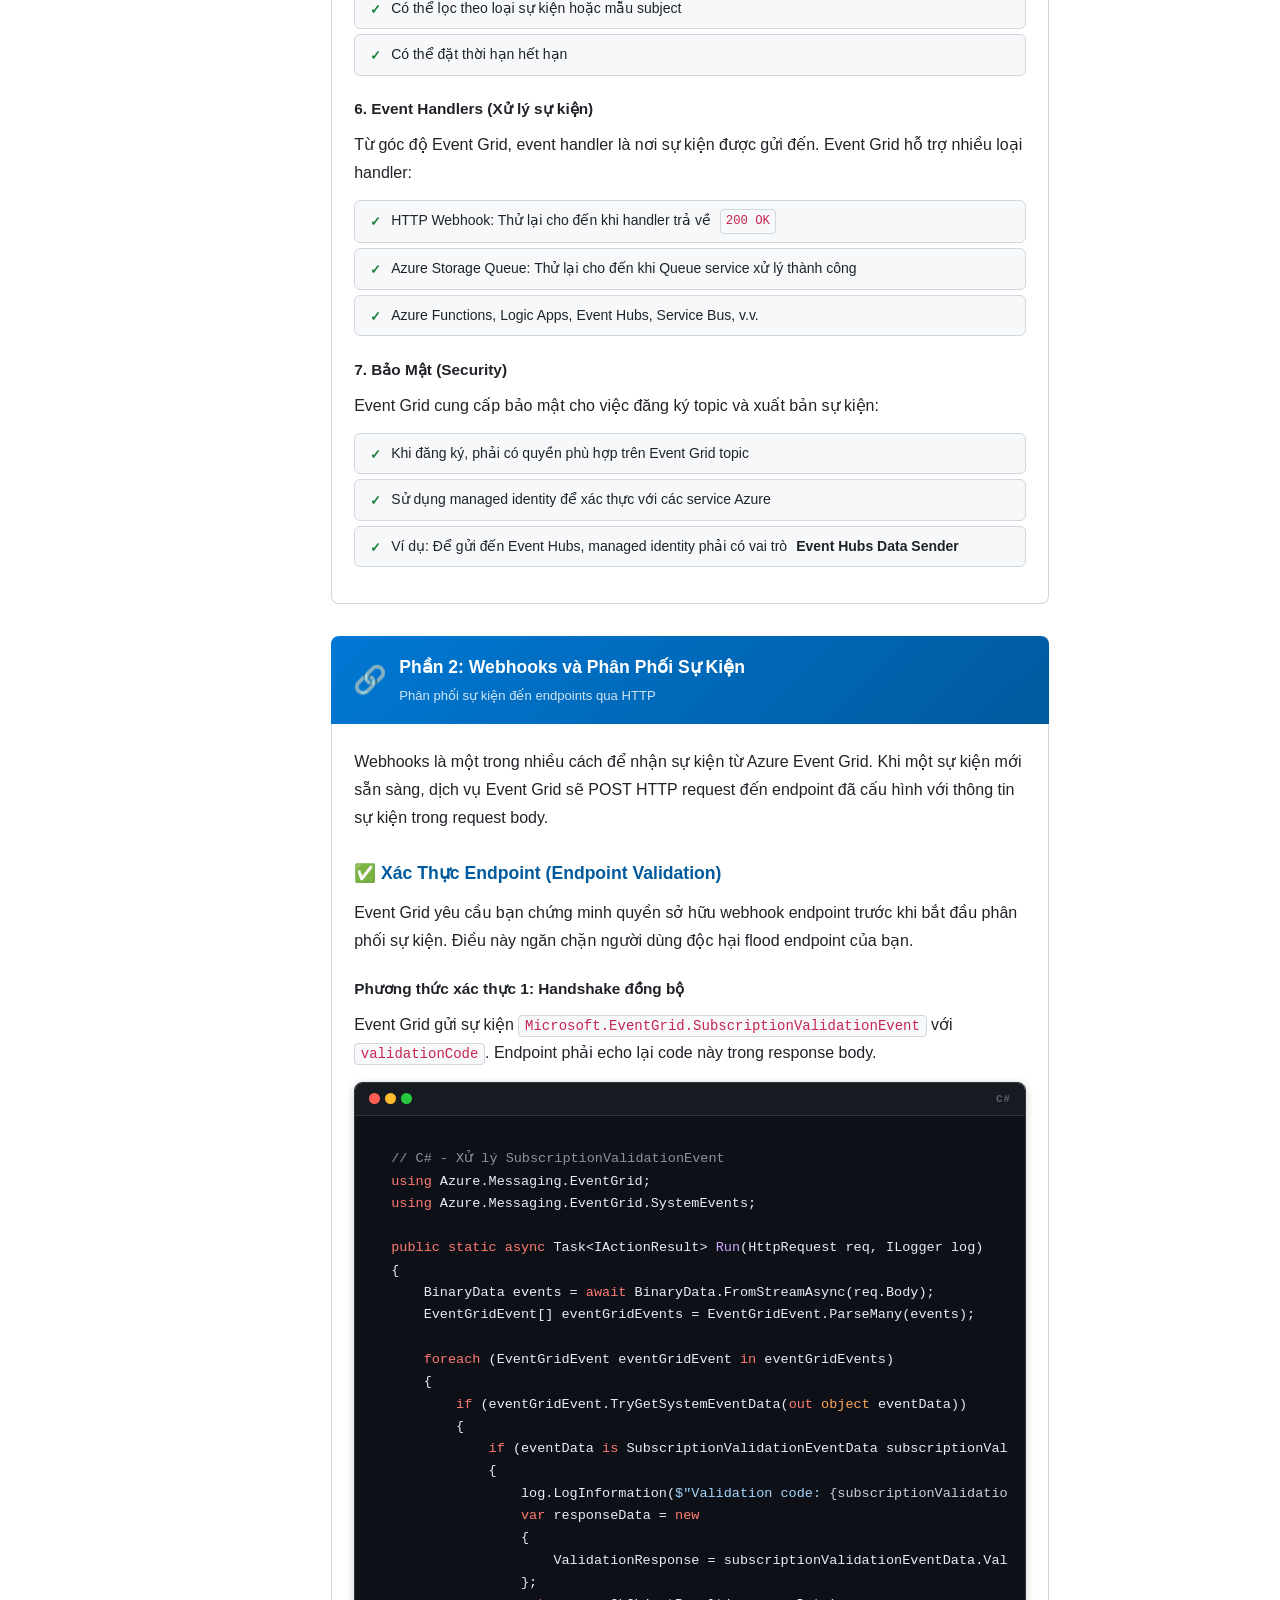
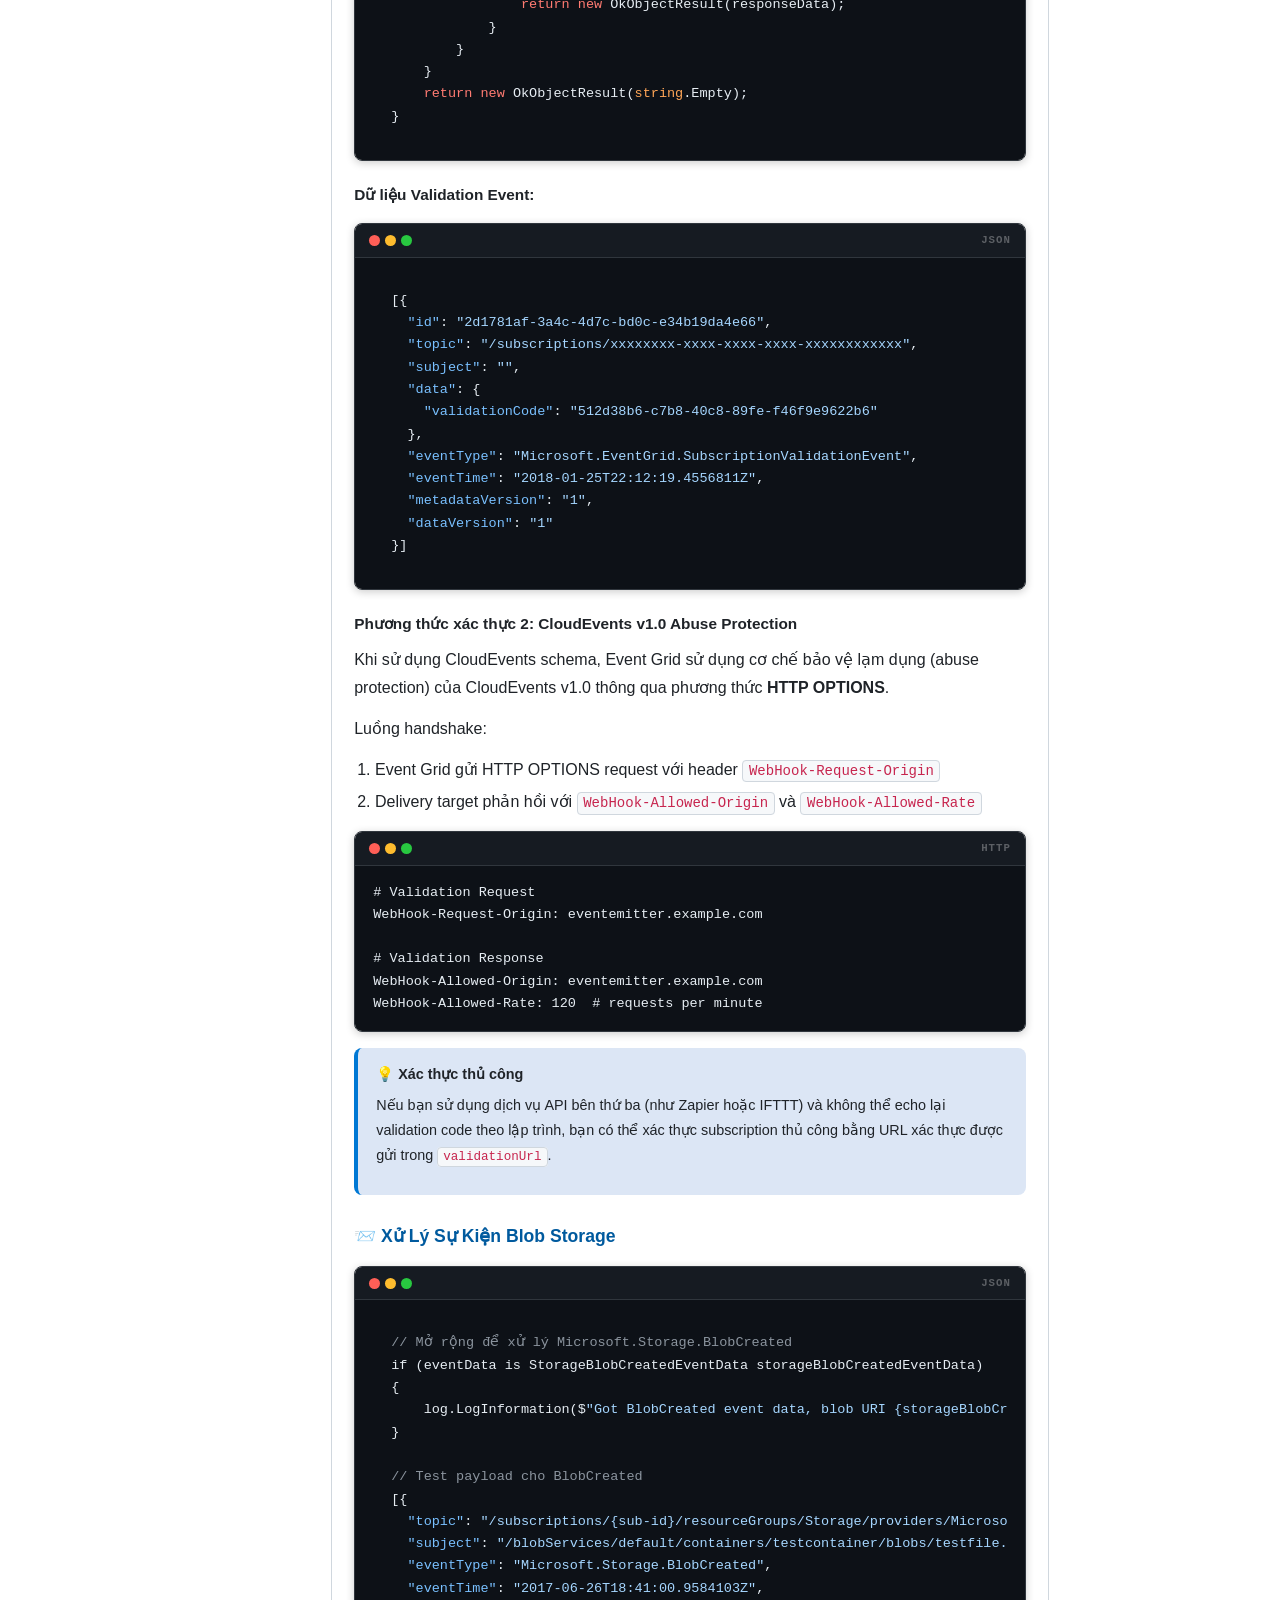
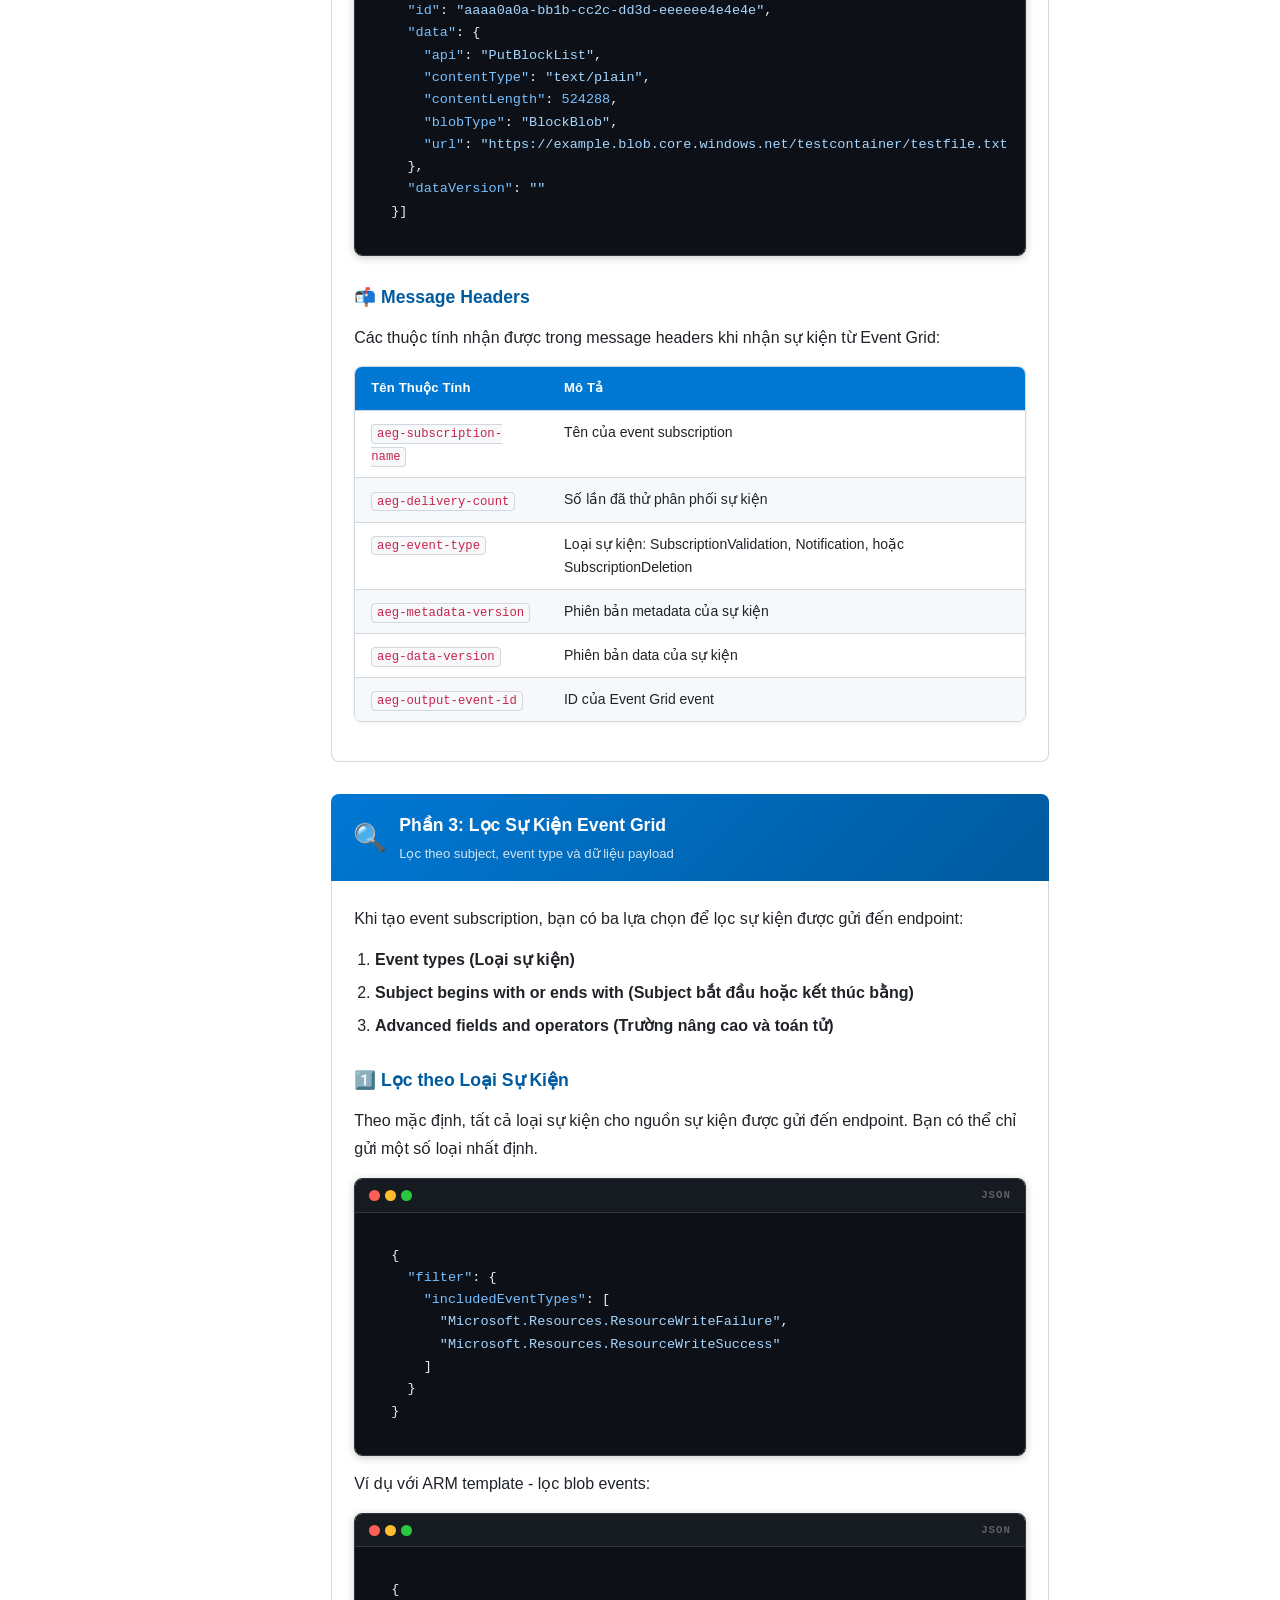
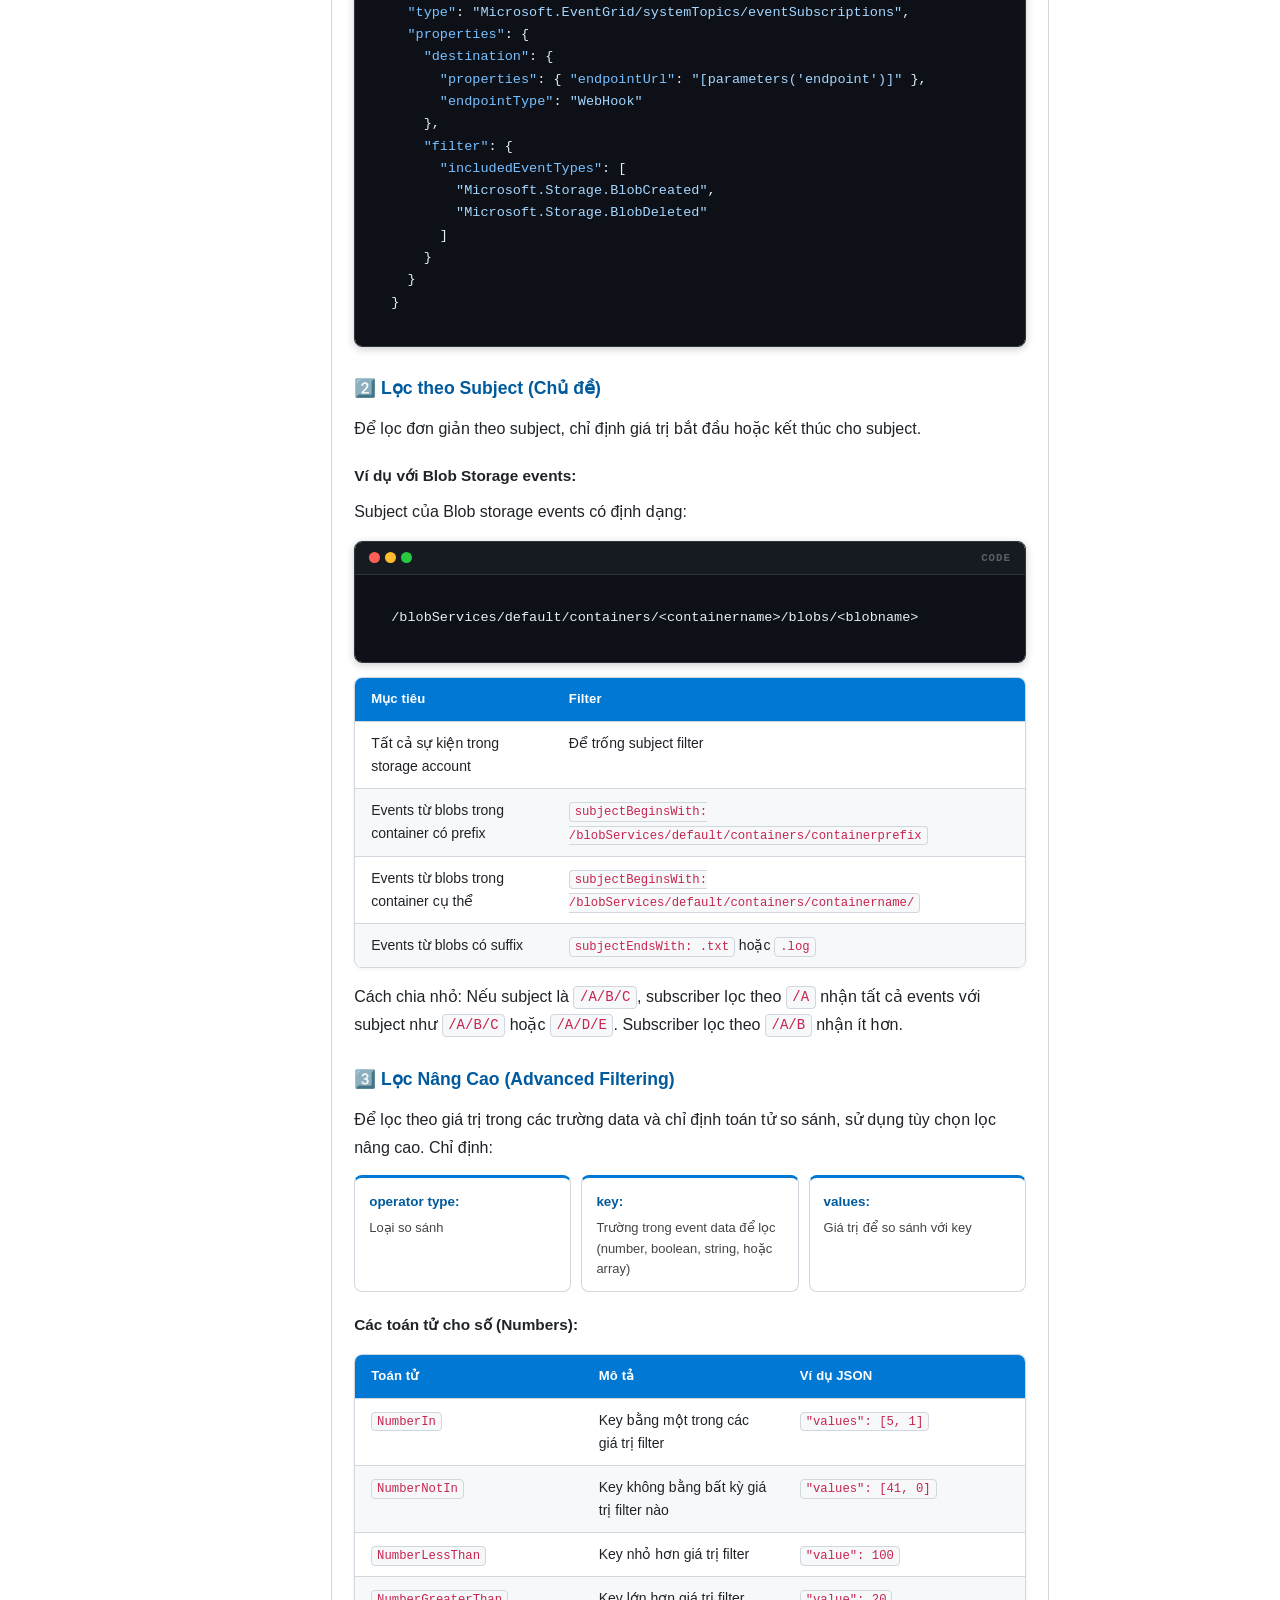
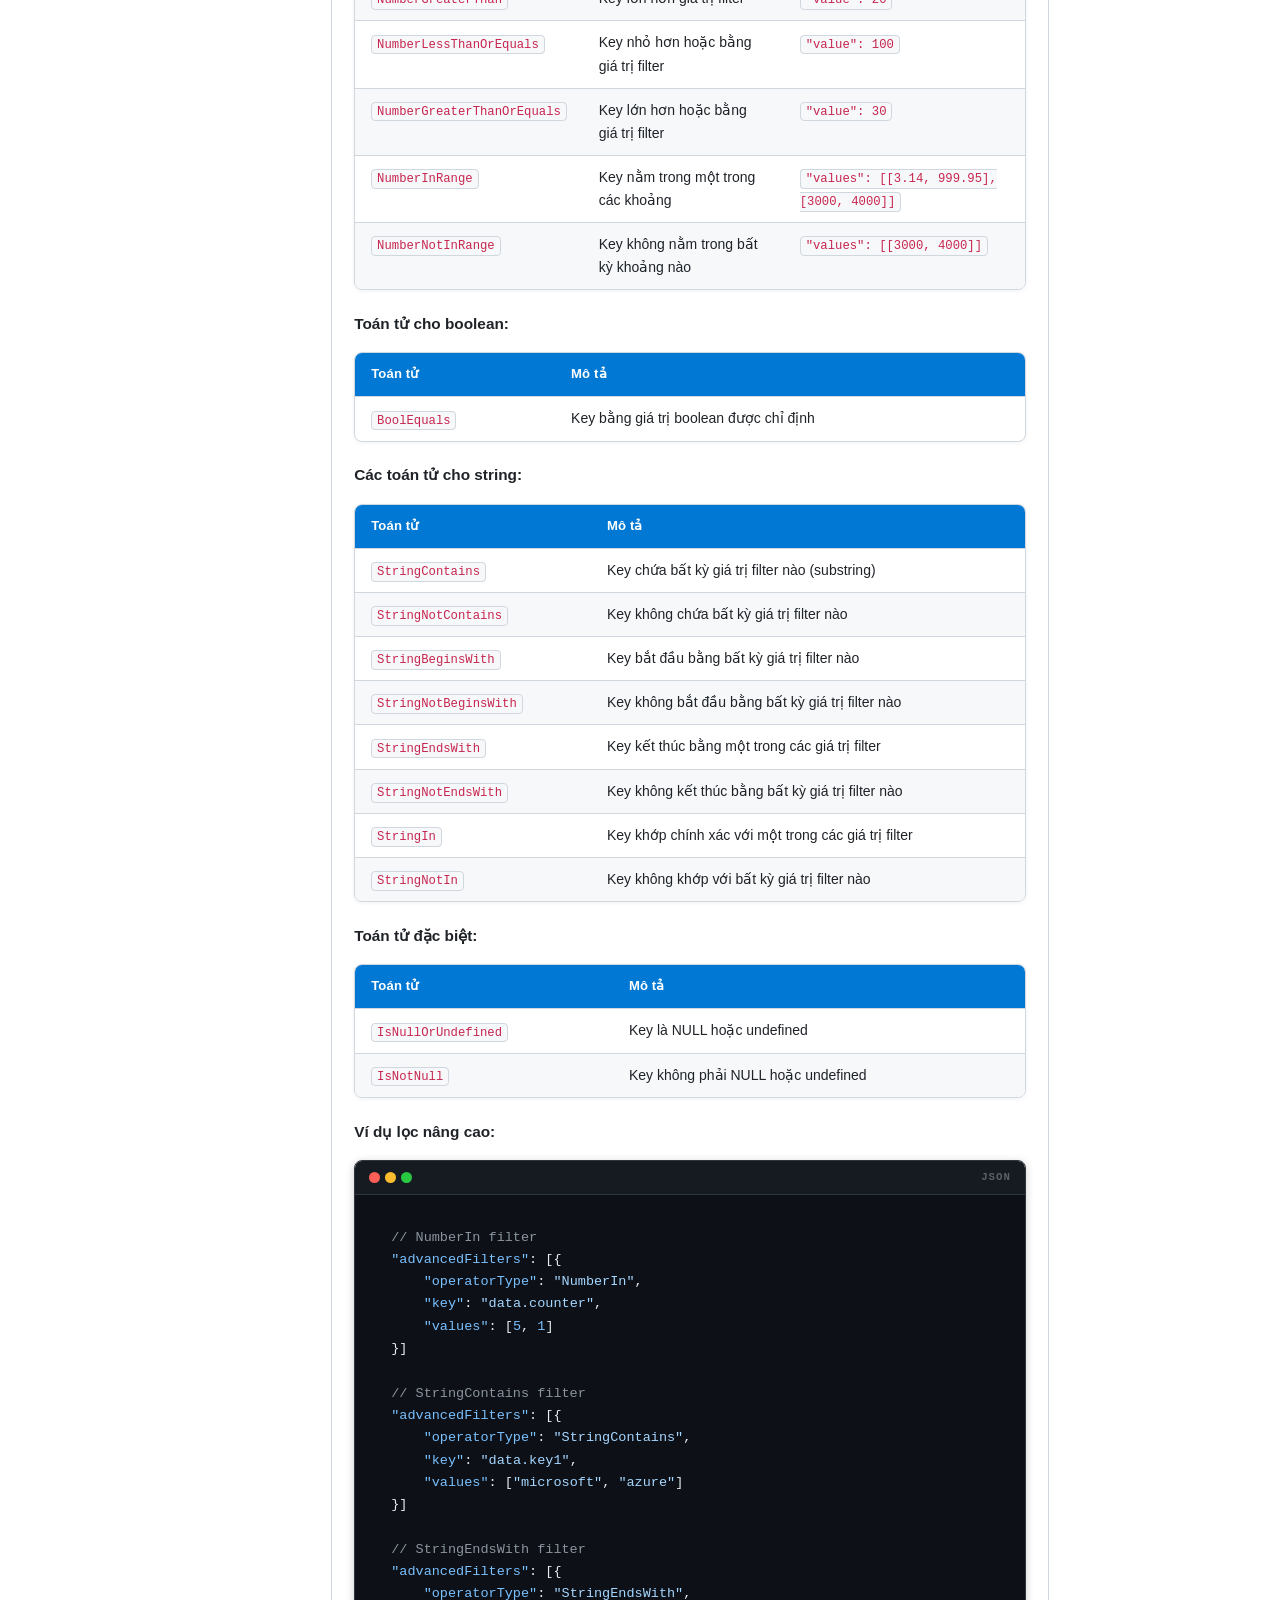
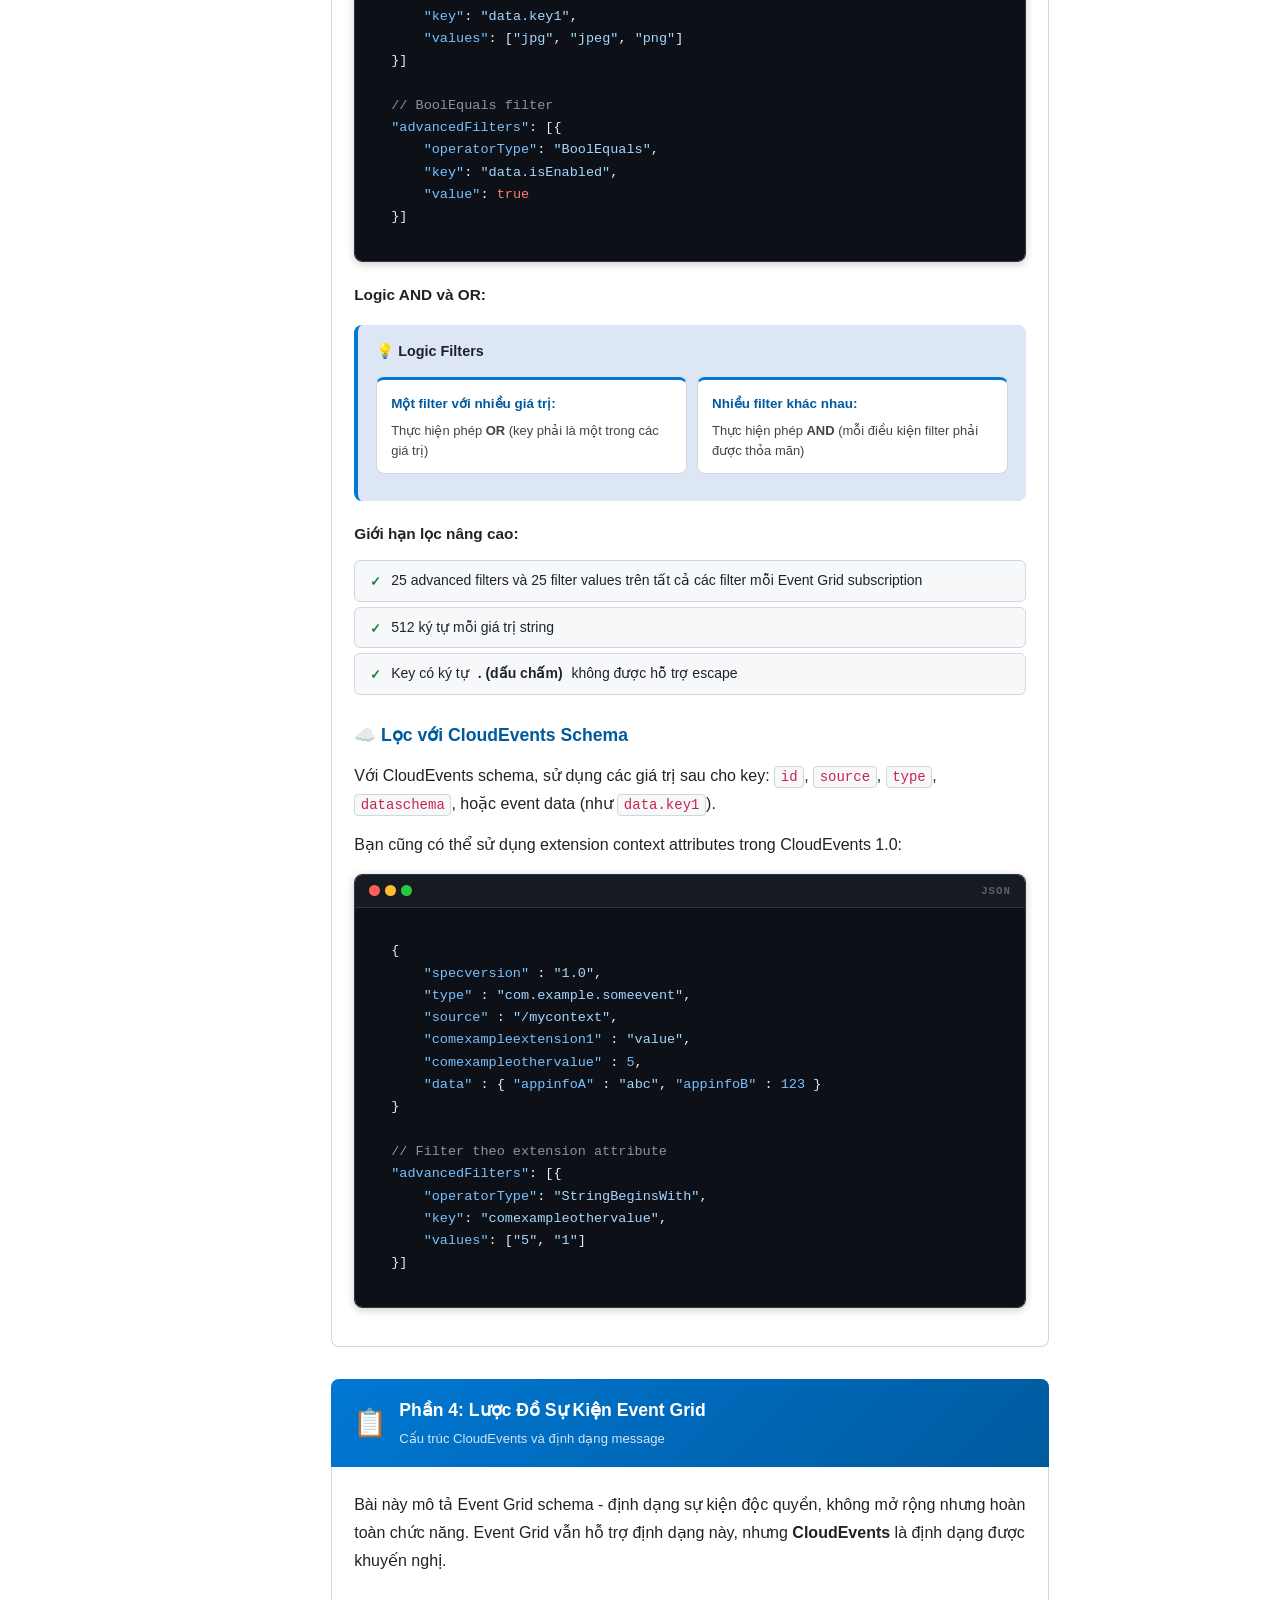
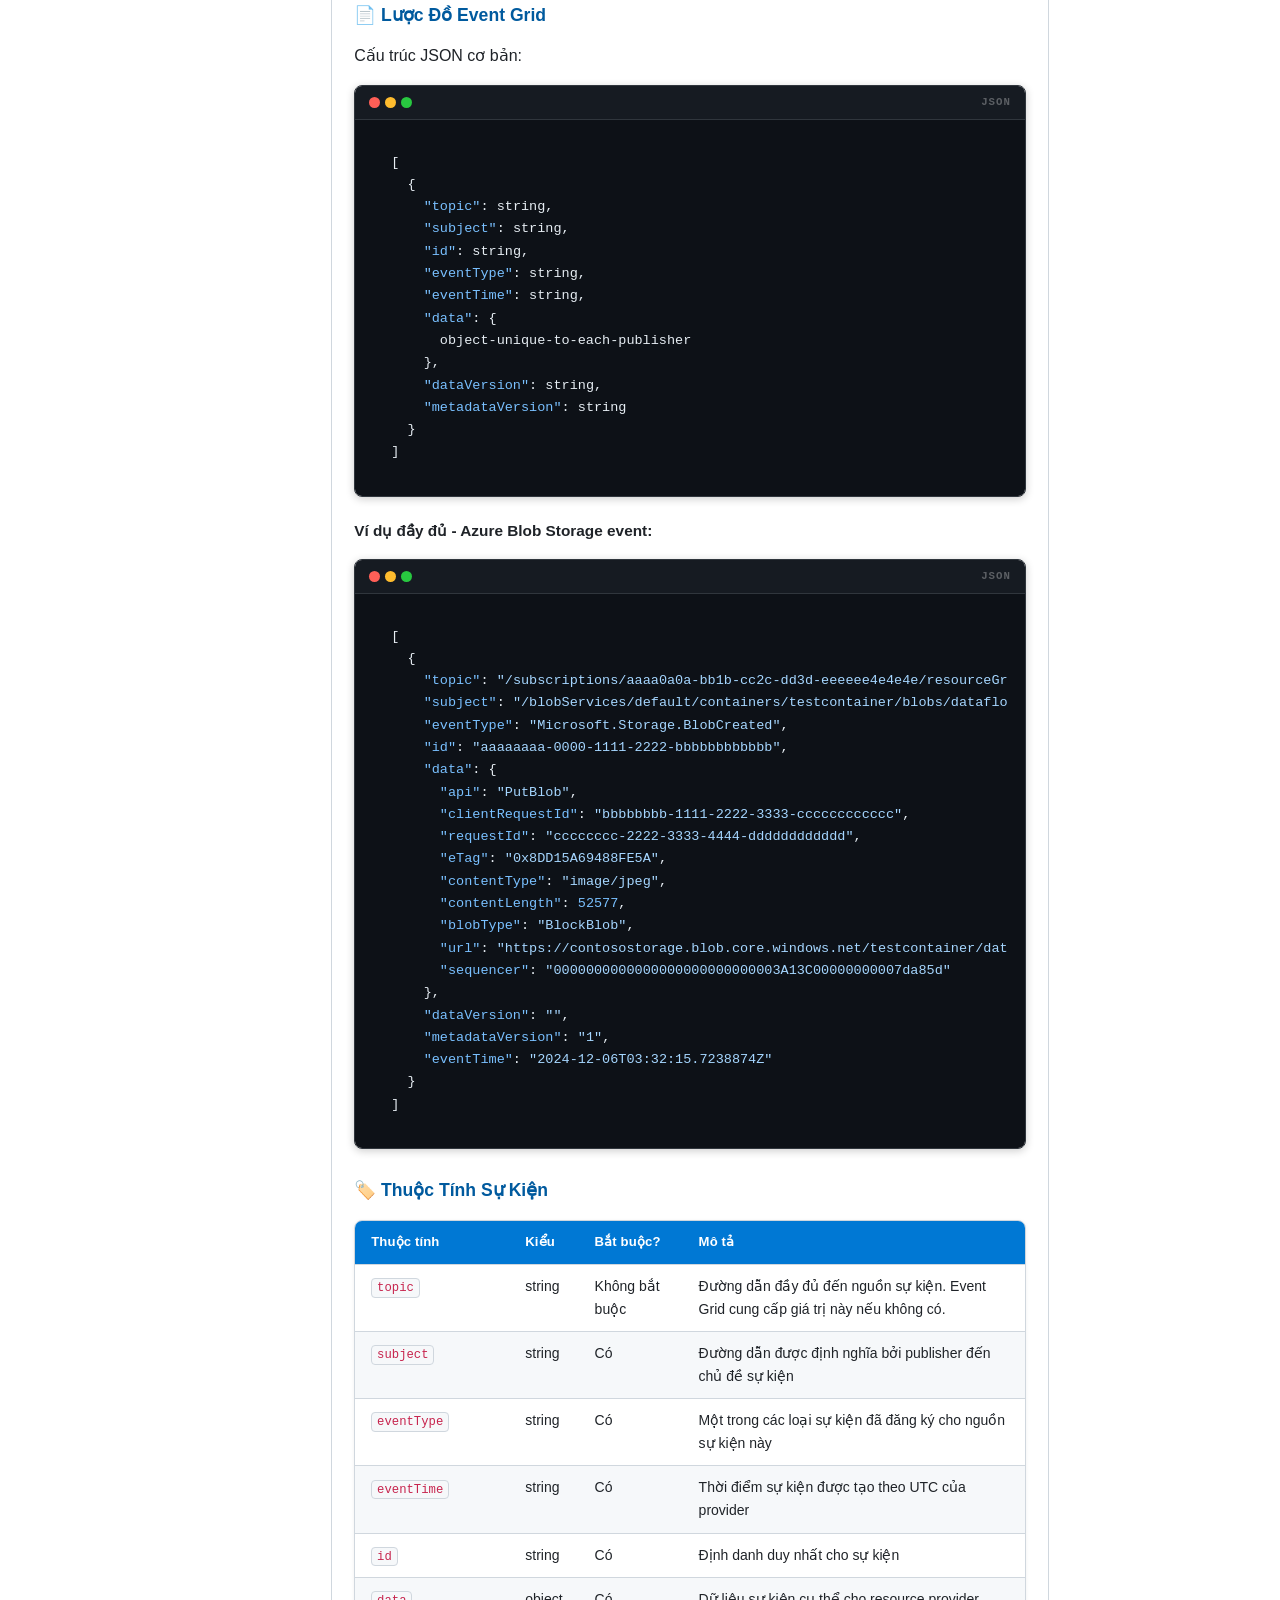
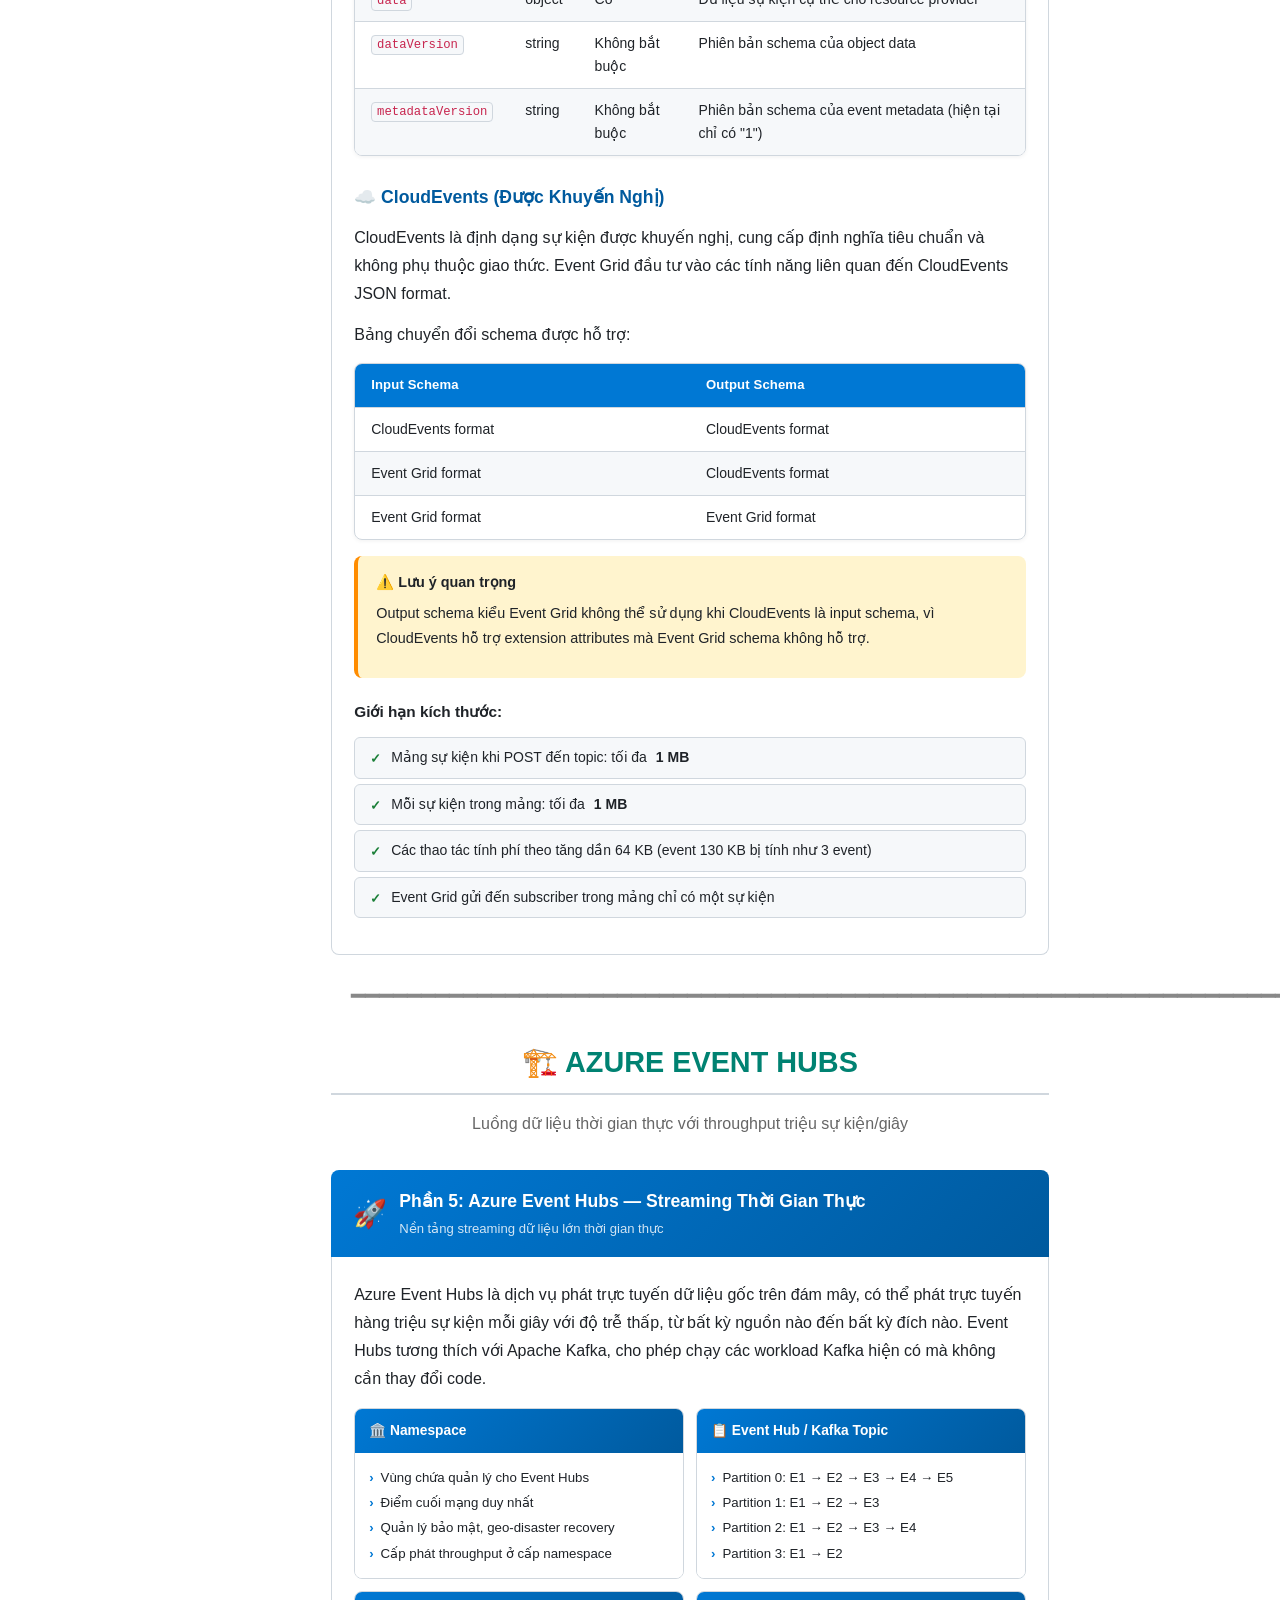
<file: az-204/10-event-based.html>
<!DOCTYPE html>
<html lang="vi">
<head>
<meta charset="UTF-8">
<title>Giải Pháp Dựa Trên Sự Kiện - AZ-204 Tiếng Việt</title>
<link rel="stylesheet" href="common.css">
<link rel="stylesheet" href="code-diagram.css">
<style>
/* ── Chapter 10: Event-based Solutions ── */
.hero { background: linear-gradient(135deg, #8764b8 0%, #5c2d91 50%, #32145a 100%); }
.callout.purple { background: #f3effe; border-color: #8764b8; }
.divider { text-align: center; padding: 20px; font-size: 1.5rem; color: #888; }
</style>
</head>
<body>

<nav id="cnav">
  <a href="index.html" class="cnav-home">🏠 AZ-204</a>
  <div id="cnav-links">
    <a href="01-azure-app-service.html">01 App Service</a>
    <a href="02-azure-functions.html">02 Functions</a>
    <a href="03-cosmos-db.html">03 Cosmos DB</a>
    <a href="04-blob-storage.html">04 Blob Storage</a>
    <a href="05-containerized-solutions.html">05 Containers</a>
    <a href="06-authentication.html">06 Auth</a>
    <a href="07-security.html">07 Security</a>
    <a href="08-monitoring.html">08 Monitoring</a>
    <a href="09-api-management.html">09 API Mgmt</a>
    <a href="10-event-based.html" class="on">10 Events</a>
    <a href="11-message-based.html">11 Messages</a>
  </div>
  <button id="toc-btn" onclick="toggleToc()">☰ Mục lục</button>
</nav>
<div id="toc-bd" onclick="closeToc()"></div>

<div class="hero">
  <div class="hero-ico">⚡</div>
  <h1>Giải Pháp Dựa Trên Sự Kiện</h1>
  <p>Azure Event Grid và Azure Event Hubs</p>
  <div class="hero-tags">
    <span class="hero-tag">📡 Event Grid</span>
    <span class="hero-tag">🏭 Event Hubs</span>
    <span class="hero-tag">🔄 Pub/Sub</span>
  </div>
</div>

<div class="wrap">
<nav id="toc">
  <div class="toc-lbl">Chương 10</div>
  <a href="#event-grid-overview">Phần 1 – Azure Event Grid</a>
  <a href="#webhooks">Phần 2 – Webhooks</a>
  <a href="#filtering">Phần 3 – Lọc Sự Kiện</a>
  <a href="#schema">Phần 4 – Event Schema</a>
  <a href="#event-hubs-overview">Phần 5 – Azure Event Hubs</a>
  <a href="#partitions">Phần 6 – Partitions</a>
  <a href="#capture">Phần 7 – Event Hubs Capture</a>
  <a href="#scale">Phần 8 – Scale Processing</a>
</nav>
<main class="content">

  <!-- ===== PHẦN A: EVENT GRID ===== -->

  <div id="event-grid-overview">
<div class="mhd"><div class="mhd-ico">📡</div><div><h2>Phần 1: Azure Event Grid — Pub/Sub Serverless</h2><div class="mhd-sub">Dịch vụ pub/sub serverless theo sự kiện</div></div></div>
<div class="msec">

      <section>
        <p>Azure Event Grid là dịch vụ Pub/Sub serverless, khả năng mở rộng cao, hỗ trợ HTTP và MQTT. Với Azure Event Grid, bạn có thể:</p>
        <ul>
          <li>📨 Xây dựng data pipelines với dữ liệu thiết bị</li>
          <li>🔗 Tích hợp ứng dụng</li>
          <li>⚡ Xây dựng kiến trúc serverless hướng sự kiện</li>
          <li>🌐 Hỗ trợ MQTT v3.1.1 và v5.0 cho IoT</li>
          <li>☁️ Hỗ trợ CloudEvents 1.0 specification</li>
        </ul>

        <div class="arch-grid">
          <div class="arch-card">
            <div class="arch-card-hd">📤 Push Delivery — Publishers</div>
            <div class="arch-card-body">
              <div class="arch-item">Azure Storage</div>
              <div class="arch-item">Azure IoT Hub</div>
              <div class="arch-item">Custom Apps</div>
              <div class="arch-item">Partner Events</div>
            </div>
          </div>
          <div class="arch-card">
            <div class="arch-card-hd">📥 Push Delivery — Subscribers</div>
            <div class="arch-card-body">
              <div class="arch-item">Azure Functions</div>
              <div class="arch-item">Logic Apps</div>
              <div class="arch-item">Event Hubs</div>
              <div class="arch-item">Service Bus</div>
              <div class="arch-item">Webhooks</div>
              <div class="arch-item">Storage Queues</div>
            </div>
          </div>
          <div class="arch-card">
            <div class="arch-card-hd">🗂️ Event Grid Topics</div>
            <div class="arch-card-body">
              <div class="arch-item">System Topics — dịch vụ Azure tích hợp</div>
              <div class="arch-item">Custom Topics — ứng dụng của bạn</div>
              <div class="arch-item">Partner Topics — đối tác bên ngoài</div>
            </div>
          </div>
          <div class="arch-card">
            <div class="arch-card-hd">⬇️ Pull Delivery (Namespace)</div>
            <div class="arch-card-body">
              <div class="arch-item">Publisher gửi event đến Event Grid Namespace</div>
              <div class="arch-item">Subscriber chủ động kéo (pull) sự kiện về</div>
              <div class="arch-item">Phù hợp cho workload không cần real-time push</div>
            </div>
          </div>
        </div>
      </section>

      <section>
        <h3>🧩 Các Khái Niệm Trong Azure Event Grid</h3>

        <h4>1. Publishers (Nhà xuất bản)</h4>
        <p>Publisher là ứng dụng gửi sự kiện đến Event Grid. Có thể là cùng ứng dụng nơi sự kiện bắt nguồn, hoặc nguồn sự kiện. Các dịch vụ Azure xuất bản sự kiện để thông báo về sự kiện xảy ra trong dịch vụ của chúng.</p>
        <p><strong>Partner (Đối tác):</strong> Là loại publisher gửi sự kiện từ hệ thống của họ để cung cấp cho khách hàng Azure. Partners không chỉ xuất bản mà còn có thể nhận sự kiện từ Event Grid thông qua tính năng <em>Partner Events</em>.</p>

        <h4>2. Events và CloudEvents (Sự kiện)</h4>
        <p>Sự kiện là lượng thông tin nhỏ nhất mô tả đầy đủ điều gì đó đã xảy ra. Mỗi sự kiện có thông tin chung như:</p>
        <ul>
          <li><code>source</code> - nguồn của sự kiện</li>
          <li><code>time</code> - thời điểm xảy ra sự kiện</li>
          <li><code>id</code> - định danh duy nhất</li>
        </ul>
        <p>Event Grid tuân thủ đặc tả <strong>CloudEvents 1.0</strong> của Cloud Native Computing Foundation:</p>

<div class="cb">
<div class="cb-hd"><div class="dots"><i class="dr"></i><i class="dy"></i><i class="dg"></i></div><span class="cb-lang">JSON</span></div>
<pre><code class="language-json">{
    "specversion" : "1.0",
    "type" : "com.yourcompany.order.created",
    "source" : "https://yourcompany.com/orders/",
    "subject" : "O-28964",
    "id" : "A234-1234-1234",
    "time" : "2018-04-05T17:31:00Z",
    "comexampleextension1" : "value",
    "comexampleothervalue" : 5,
    "datacontenttype" : "application/json",
    "data" : {
       "orderId" : "O-28964",
       "URL" : "https://com.yourcompany/orders/O-28964"
    }
}</code></pre>
</div>

        <div class="callout info">
          <div class="callout-title">📏 Giới hạn kích thước</div>
          <p>Kích thước tối đa cho một sự kiện là <strong>1 MB</strong>. Các sự kiện vượt quá 64 KB bị tính phí theo tăng dần 64 KB.</p>
        </div>

        <h4>3. Event Sources (Nguồn sự kiện)</h4>
        <p>Nguồn sự kiện là nơi sự kiện xảy ra. Mỗi nguồn sự kiện liên quan đến một hoặc nhiều loại sự kiện. Ví dụ:</p>
        <ul>
          <li>Azure Storage → Blob created events</li>
          <li>IoT Hub → Device created events</li>
          <li>Ứng dụng của bạn → Custom events</li>
        </ul>

        <h4>4. Topics (Chủ đề)</h4>
        <p>Topic lưu giữ các sự kiện đã được xuất bản đến Event Grid. Có 3 loại topic:</p>

        <table>
  <thead><tr><th>Loại Topic</th><th>Mô Tả</th></tr>
  </thead>
  <tbody><tr><td><strong>System Topics</strong></td><td>Topic tích hợp do các dịch vụ Azure cung cấp. Không thấy trong subscription Azure vì publisher sở hữu topic. Đăng ký bằng cách cung cấp thông tin về tài nguyên muốn nhận sự kiện.</td></tr><tr><td><strong>Custom Topics</strong></td><td>Topic của ứng dụng và bên thứ ba. Khi bạn tạo hoặc được cấp quyền truy cập vào custom topic, bạn thấy nó trong subscription.</td></tr><tr><td><strong>Partner Topics</strong></td><td>Loại topic để đăng ký sự kiện từ partner. Sử dụng tính năng Partner Events.</td></tr>
        
  </tbody>
</table>

        <h4>5. Event Subscriptions (Đăng ký sự kiện)</h4>
        <p>Subscription cho Event Grid biết sự kiện nào trong topic bạn muốn nhận. Khi tạo subscription:</p>
        <ul>
          <li>Cung cấp endpoint để xử lý sự kiện</li>
          <li>Có thể lọc theo loại sự kiện hoặc mẫu subject</li>
          <li>Có thể đặt thời hạn hết hạn</li>
        </ul>

        <h4>6. Event Handlers (Xử lý sự kiện)</h4>
        <p>Từ góc độ Event Grid, event handler là nơi sự kiện được gửi đến. Event Grid hỗ trợ nhiều loại handler:</p>
        <ul>
          <li>HTTP Webhook: Thử lại cho đến khi handler trả về <code>200 OK</code></li>
          <li>Azure Storage Queue: Thử lại cho đến khi Queue service xử lý thành công</li>
          <li>Azure Functions, Logic Apps, Event Hubs, Service Bus, v.v.</li>
        </ul>

        <h4>7. Bảo Mật (Security)</h4>
        <p>Event Grid cung cấp bảo mật cho việc đăng ký topic và xuất bản sự kiện:</p>
        <ul>
          <li>Khi đăng ký, phải có quyền phù hợp trên Event Grid topic</li>
          <li>Sử dụng managed identity để xác thực với các service Azure</li>
          <li>Ví dụ: Để gửi đến Event Hubs, managed identity phải có vai trò <strong>Event Hubs Data Sender</strong></li>
        </ul>
      </section>

    </div>
  </div>

  <!-- MODULE 2: WEBHOOKS -->
  <div id="webhooks">
<div class="mhd"><div class="mhd-ico">🔗</div><div><h2>Phần 2: Webhooks và Phân Phối Sự Kiện</h2><div class="mhd-sub">Phân phối sự kiện đến endpoints qua HTTP</div></div></div>
<div class="msec">

      <section>
        <p>Webhooks là một trong nhiều cách để nhận sự kiện từ Azure Event Grid. Khi một sự kiện mới sẵn sàng, dịch vụ Event Grid sẽ POST HTTP request đến endpoint đã cấu hình với thông tin sự kiện trong request body.</p>

        <h3>✅ Xác Thực Endpoint (Endpoint Validation)</h3>
        <p>Event Grid yêu cầu bạn chứng minh quyền sở hữu webhook endpoint trước khi bắt đầu phân phối sự kiện. Điều này ngăn chặn người dùng độc hại flood endpoint của bạn.</p>

        <h4>Phương thức xác thực 1: Handshake đồng bộ</h4>
        <p>Event Grid gửi sự kiện <code>Microsoft.EventGrid.SubscriptionValidationEvent</code> với <code>validationCode</code>. Endpoint phải echo lại code này trong response body.</p>

<div class="cb">
<div class="cb-hd"><div class="dots"><i class="dr"></i><i class="dy"></i><i class="dg"></i></div><span class="cb-lang">C#</span></div>
<pre><code class="language-csharp">// C# - Xử lý SubscriptionValidationEvent
using Azure.Messaging.EventGrid;
using Azure.Messaging.EventGrid.SystemEvents;

public static async Task&lt;IActionResult&gt; Run(HttpRequest req, ILogger log)
{
    BinaryData events = await BinaryData.FromStreamAsync(req.Body);
    EventGridEvent[] eventGridEvents = EventGridEvent.ParseMany(events);

    foreach (EventGridEvent eventGridEvent in eventGridEvents)
    {
        if (eventGridEvent.TryGetSystemEventData(out object eventData))
        {
            if (eventData is SubscriptionValidationEventData subscriptionValidationEventData)
            {
                log.LogInformation($"Validation code: {subscriptionValidationEventData.ValidationCode}");
                var responseData = new
                {
                    ValidationResponse = subscriptionValidationEventData.ValidationCode
                };
                return new OkObjectResult(responseData);
            }
        }
    }
    return new OkObjectResult(string.Empty);
}</code></pre>
</div>

        <h4>Dữ liệu Validation Event:</h4>
<div class="cb">
<div class="cb-hd"><div class="dots"><i class="dr"></i><i class="dy"></i><i class="dg"></i></div><span class="cb-lang">JSON</span></div>
<pre><code class="language-json">[{
  "id": "2d1781af-3a4c-4d7c-bd0c-e34b19da4e66",
  "topic": "/subscriptions/xxxxxxxx-xxxx-xxxx-xxxx-xxxxxxxxxxxx",
  "subject": "",
  "data": {
    "validationCode": "512d38b6-c7b8-40c8-89fe-f46f9e9622b6"
  },
  "eventType": "Microsoft.EventGrid.SubscriptionValidationEvent",
  "eventTime": "2018-01-25T22:12:19.4556811Z",
  "metadataVersion": "1",
  "dataVersion": "1"
}]</code></pre>
</div>

        <h4>Phương thức xác thực 2: CloudEvents v1.0 Abuse Protection</h4>
        <p>Khi sử dụng CloudEvents schema, Event Grid sử dụng cơ chế bảo vệ lạm dụng (abuse protection) của CloudEvents v1.0 thông qua phương thức <strong>HTTP OPTIONS</strong>.</p>

        <p>Luồng handshake:</p>
        <ol>
          <li>Event Grid gửi HTTP OPTIONS request với header <code>WebHook-Request-Origin</code></li>
          <li>Delivery target phản hồi với <code>WebHook-Allowed-Origin</code> và <code>WebHook-Allowed-Rate</code></li>
        </ol>

<div class="cb">
<div class="cb-hd"><div class="dots"><i class="dr"></i><i class="dy"></i><i class="dg"></i></div><span class="cb-lang">HTTP</span></div>
<pre><code class="language-http"># Validation Request
WebHook-Request-Origin: eventemitter.example.com

# Validation Response
WebHook-Allowed-Origin: eventemitter.example.com
WebHook-Allowed-Rate: 120  # requests per minute</code></pre>
</div>

        <div class="callout info">
          <div class="callout-title">💡 Xác thực thủ công</div>
          <p>Nếu bạn sử dụng dịch vụ API bên thứ ba (như Zapier hoặc IFTTT) và không thể echo lại validation code theo lập trình, bạn có thể xác thực subscription thủ công bằng URL xác thực được gửi trong <code>validationUrl</code>.</p>
        </div>
      </section>

      <section>
        <h3>📨 Xử Lý Sự Kiện Blob Storage</h3>

<div class="cb">
<div class="cb-hd"><div class="dots"><i class="dr"></i><i class="dy"></i><i class="dg"></i></div><span class="cb-lang">JSON</span></div>
<pre><code class="language-json">// Mở rộng để xử lý Microsoft.Storage.BlobCreated
if (eventData is StorageBlobCreatedEventData storageBlobCreatedEventData)
{
    log.LogInformation($"Got BlobCreated event data, blob URI {storageBlobCreatedEventData.Url}");
}

// Test payload cho BlobCreated
[{
  "topic": "/subscriptions/{sub-id}/resourceGroups/Storage/providers/Microsoft.Storage/storageAccounts/xstoretestaccount",
  "subject": "/blobServices/default/containers/testcontainer/blobs/testfile.txt",
  "eventType": "Microsoft.Storage.BlobCreated",
  "eventTime": "2017-06-26T18:41:00.9584103Z",
  "id": "aaaa0a0a-bb1b-cc2c-dd3d-eeeeee4e4e4e",
  "data": {
    "api": "PutBlockList",
    "contentType": "text/plain",
    "contentLength": 524288,
    "blobType": "BlockBlob",
    "url": "https://example.blob.core.windows.net/testcontainer/testfile.txt"
  },
  "dataVersion": ""
}]</code></pre>
</div>
      </section>

      <section>
        <h3>📬 Message Headers</h3>
        <p>Các thuộc tính nhận được trong message headers khi nhận sự kiện từ Event Grid:</p>
        <table>
  <thead><tr><th>Tên Thuộc Tính</th><th>Mô Tả</th></tr>
  </thead>
  <tbody><tr><td><code>aeg-subscription-name</code></td><td>Tên của event subscription</td></tr><tr><td><code>aeg-delivery-count</code></td><td>Số lần đã thử phân phối sự kiện</td></tr><tr><td><code>aeg-event-type</code></td><td>Loại sự kiện: SubscriptionValidation, Notification, hoặc SubscriptionDeletion</td></tr><tr><td><code>aeg-metadata-version</code></td><td>Phiên bản metadata của sự kiện</td></tr><tr><td><code>aeg-data-version</code></td><td>Phiên bản data của sự kiện</td></tr><tr><td><code>aeg-output-event-id</code></td><td>ID của Event Grid event</td></tr>
        
  </tbody>
</table>
      </section>

    </div>
  </div>

  <!-- MODULE 3: FILTERING -->
  <div id="filtering">
<div class="mhd"><div class="mhd-ico">🔍</div><div><h2>Phần 3: Lọc Sự Kiện Event Grid</h2><div class="mhd-sub">Lọc theo subject, event type và dữ liệu payload</div></div></div>
<div class="msec">

      <section>
        <p>Khi tạo event subscription, bạn có ba lựa chọn để lọc sự kiện được gửi đến endpoint:</p>
        <ol>
          <li><strong>Event types (Loại sự kiện)</strong></li>
          <li><strong>Subject begins with or ends with (Subject bắt đầu hoặc kết thúc bằng)</strong></li>
          <li><strong>Advanced fields and operators (Trường nâng cao và toán tử)</strong></li>
        </ol>
      </section>

      <section>
        <h3>1️⃣ Lọc theo Loại Sự Kiện</h3>
        <p>Theo mặc định, tất cả loại sự kiện cho nguồn sự kiện được gửi đến endpoint. Bạn có thể chỉ gửi một số loại nhất định.</p>

<div class="cb">
<div class="cb-hd"><div class="dots"><i class="dr"></i><i class="dy"></i><i class="dg"></i></div><span class="cb-lang">JSON</span></div>
<pre><code class="language-json">{
  "filter": {
    "includedEventTypes": [
      "Microsoft.Resources.ResourceWriteFailure",
      "Microsoft.Resources.ResourceWriteSuccess"
    ]
  }
}</code></pre>
</div>

        <p>Ví dụ với ARM template - lọc blob events:</p>
<div class="cb">
<div class="cb-hd"><div class="dots"><i class="dr"></i><i class="dy"></i><i class="dg"></i></div><span class="cb-lang">JSON</span></div>
<pre><code class="language-json">{
  "type": "Microsoft.EventGrid/systemTopics/eventSubscriptions",
  "properties": {
    "destination": {
      "properties": { "endpointUrl": "[parameters('endpoint')]" },
      "endpointType": "WebHook"
    },
    "filter": {
      "includedEventTypes": [
        "Microsoft.Storage.BlobCreated",
        "Microsoft.Storage.BlobDeleted"
      ]
    }
  }
}</code></pre>
</div>
      </section>

      <section>
        <h3>2️⃣ Lọc theo Subject (Chủ đề)</h3>
        <p>Để lọc đơn giản theo subject, chỉ định giá trị bắt đầu hoặc kết thúc cho subject.</p>

        <h4>Ví dụ với Blob Storage events:</h4>
        <p>Subject của Blob storage events có định dạng:</p>
<div class="cb">
<div class="cb-hd"><div class="dots"><i class="dr"></i><i class="dy"></i><i class="dg"></i></div><span class="cb-lang">Code</span></div>
<pre><code class="language-plaintext">/blobServices/default/containers/&lt;containername&gt;/blobs/&lt;blobname&gt;</code></pre>
</div>

        <table>
  <thead><tr><th>Mục tiêu</th><th>Filter</th></tr>
  </thead>
  <tbody><tr><td>Tất cả sự kiện trong storage account</td><td>Để trống subject filter</td></tr><tr><td>Events từ blobs trong container có prefix</td><td><code>subjectBeginsWith: /blobServices/default/containers/containerprefix</code></td></tr><tr><td>Events từ blobs trong container cụ thể</td><td><code>subjectBeginsWith: /blobServices/default/containers/containername/</code></td></tr><tr><td>Events từ blobs có suffix</td><td><code>subjectEndsWith: .txt</code> hoặc <code>.log</code></td></tr>
        
  </tbody>
</table>

        <p>Cách chia nhỏ: Nếu subject là <code>/A/B/C</code>, subscriber lọc theo <code>/A</code> nhận tất cả events với subject như <code>/A/B/C</code> hoặc <code>/A/D/E</code>. Subscriber lọc theo <code>/A/B</code> nhận ít hơn.</p>
      </section>

      <section>
        <h3>3️⃣ Lọc Nâng Cao (Advanced Filtering)</h3>
        <p>Để lọc theo giá trị trong các trường data và chỉ định toán tử so sánh, sử dụng tùy chọn lọc nâng cao. Chỉ định:</p>
        <ul>
          <li><strong>operator type:</strong> Loại so sánh</li>
          <li><strong>key:</strong> Trường trong event data để lọc (number, boolean, string, hoặc array)</li>
          <li><strong>values:</strong> Giá trị để so sánh với key</li>
        </ul>

        <h4>Các toán tử cho số (Numbers):</h4>
        <table>
  <thead><tr><th>Toán tử</th><th>Mô tả</th><th>Ví dụ JSON</th></tr>
  </thead>
  <tbody><tr><td><code>NumberIn</code></td><td>Key bằng một trong các giá trị filter</td><td><code>"values": [5, 1]</code></td></tr><tr><td><code>NumberNotIn</code></td><td>Key không bằng bất kỳ giá trị filter nào</td><td><code>"values": [41, 0]</code></td></tr><tr><td><code>NumberLessThan</code></td><td>Key nhỏ hơn giá trị filter</td><td><code>"value": 100</code></td></tr><tr><td><code>NumberGreaterThan</code></td><td>Key lớn hơn giá trị filter</td><td><code>"value": 20</code></td></tr><tr><td><code>NumberLessThanOrEquals</code></td><td>Key nhỏ hơn hoặc bằng giá trị filter</td><td><code>"value": 100</code></td></tr><tr><td><code>NumberGreaterThanOrEquals</code></td><td>Key lớn hơn hoặc bằng giá trị filter</td><td><code>"value": 30</code></td></tr><tr><td><code>NumberInRange</code></td><td>Key nằm trong một trong các khoảng</td><td><code>"values": [[3.14, 999.95], [3000, 4000]]</code></td></tr><tr><td><code>NumberNotInRange</code></td><td>Key không nằm trong bất kỳ khoảng nào</td><td><code>"values": [[3000, 4000]]</code></td></tr>
        
  </tbody>
</table>

        <h4>Toán tử cho boolean:</h4>
        <table>
  <thead><tr><th>Toán tử</th><th>Mô tả</th></tr>
  </thead>
  <tbody><tr><td><code>BoolEquals</code></td><td>Key bằng giá trị boolean được chỉ định</td></tr>
        
  </tbody>
</table>

        <h4>Các toán tử cho string:</h4>
        <table>
  <thead><tr><th>Toán tử</th><th>Mô tả</th></tr>
  </thead>
  <tbody><tr><td><code>StringContains</code></td><td>Key chứa bất kỳ giá trị filter nào (substring)</td></tr><tr><td><code>StringNotContains</code></td><td>Key không chứa bất kỳ giá trị filter nào</td></tr><tr><td><code>StringBeginsWith</code></td><td>Key bắt đầu bằng bất kỳ giá trị filter nào</td></tr><tr><td><code>StringNotBeginsWith</code></td><td>Key không bắt đầu bằng bất kỳ giá trị filter nào</td></tr><tr><td><code>StringEndsWith</code></td><td>Key kết thúc bằng một trong các giá trị filter</td></tr><tr><td><code>StringNotEndsWith</code></td><td>Key không kết thúc bằng bất kỳ giá trị filter nào</td></tr><tr><td><code>StringIn</code></td><td>Key khớp chính xác với một trong các giá trị filter</td></tr><tr><td><code>StringNotIn</code></td><td>Key không khớp với bất kỳ giá trị filter nào</td></tr>
        
  </tbody>
</table>

        <h4>Toán tử đặc biệt:</h4>
        <table>
  <thead><tr><th>Toán tử</th><th>Mô tả</th></tr>
  </thead>
  <tbody><tr><td><code>IsNullOrUndefined</code></td><td>Key là NULL hoặc undefined</td></tr><tr><td><code>IsNotNull</code></td><td>Key không phải NULL hoặc undefined</td></tr>
        
  </tbody>
</table>

        <h4>Ví dụ lọc nâng cao:</h4>
<div class="cb">
<div class="cb-hd"><div class="dots"><i class="dr"></i><i class="dy"></i><i class="dg"></i></div><span class="cb-lang">JSON</span></div>
<pre><code class="language-json">// NumberIn filter
"advancedFilters": [{
    "operatorType": "NumberIn",
    "key": "data.counter",
    "values": [5, 1]
}]

// StringContains filter
"advancedFilters": [{
    "operatorType": "StringContains",
    "key": "data.key1",
    "values": ["microsoft", "azure"]
}]

// StringEndsWith filter
"advancedFilters": [{
    "operatorType": "StringEndsWith",
    "key": "data.key1",
    "values": ["jpg", "jpeg", "png"]
}]

// BoolEquals filter
"advancedFilters": [{
    "operatorType": "BoolEquals",
    "key": "data.isEnabled",
    "value": true
}]</code></pre>
</div>

        <h4>Logic AND và OR:</h4>
        <div class="callout info">
          <div class="callout-title">💡 Logic Filters</div>
          <ul>
            <li><strong>Một filter với nhiều giá trị:</strong> Thực hiện phép <strong>OR</strong> (key phải là một trong các giá trị)</li>
            <li><strong>Nhiều filter khác nhau:</strong> Thực hiện phép <strong>AND</strong> (mỗi điều kiện filter phải được thỏa mãn)</li>
          </ul>
        </div>

        <h4>Giới hạn lọc nâng cao:</h4>
        <ul>
          <li>25 advanced filters và 25 filter values trên tất cả các filter mỗi Event Grid subscription</li>
          <li>512 ký tự mỗi giá trị string</li>
          <li>Key có ký tự <strong>. (dấu chấm)</strong> không được hỗ trợ escape</li>
        </ul>
      </section>

      <section>
        <h3>☁️ Lọc với CloudEvents Schema</h3>
        <p>Với CloudEvents schema, sử dụng các giá trị sau cho key: <code>id</code>, <code>source</code>, <code>type</code>, <code>dataschema</code>, hoặc event data (như <code>data.key1</code>).</p>

        <p>Bạn cũng có thể sử dụng extension context attributes trong CloudEvents 1.0:</p>
<div class="cb">
<div class="cb-hd"><div class="dots"><i class="dr"></i><i class="dy"></i><i class="dg"></i></div><span class="cb-lang">JSON</span></div>
<pre><code class="language-json">{
    "specversion" : "1.0",
    "type" : "com.example.someevent",
    "source" : "/mycontext",
    "comexampleextension1" : "value",
    "comexampleothervalue" : 5,
    "data" : { "appinfoA" : "abc", "appinfoB" : 123 }
}

// Filter theo extension attribute
"advancedFilters": [{
    "operatorType": "StringBeginsWith",
    "key": "comexampleothervalue",
    "values": ["5", "1"]
}]</code></pre>
</div>
      </section>

    </div>
  </div>

  <!-- MODULE 4: EVENT SCHEMA -->
  <div id="schema">
<div class="mhd"><div class="mhd-ico">📋</div><div><h2>Phần 4: Lược Đồ Sự Kiện Event Grid</h2><div class="mhd-sub">Cấu trúc CloudEvents và định dạng message</div></div></div>
<div class="msec">

      <section>
        <p>Bài này mô tả Event Grid schema - định dạng sự kiện độc quyền, không mở rộng nhưng hoàn toàn chức năng. Event Grid vẫn hỗ trợ định dạng này, nhưng <strong>CloudEvents</strong> là định dạng được khuyến nghị.</p>

        <h3>📄 Lược Đồ Event Grid</h3>
        <p>Cấu trúc JSON cơ bản:</p>
<div class="cb">
<div class="cb-hd"><div class="dots"><i class="dr"></i><i class="dy"></i><i class="dg"></i></div><span class="cb-lang">JSON</span></div>
<pre><code class="language-json">[
  {
    "topic": string,
    "subject": string,
    "id": string,
    "eventType": string,
    "eventTime": string,
    "data": {
      object-unique-to-each-publisher
    },
    "dataVersion": string,
    "metadataVersion": string
  }
]</code></pre>
</div>

        <h4>Ví dụ đầy đủ - Azure Blob Storage event:</h4>
<div class="cb">
<div class="cb-hd"><div class="dots"><i class="dr"></i><i class="dy"></i><i class="dg"></i></div><span class="cb-lang">JSON</span></div>
<pre><code class="language-json">[
  {
    "topic": "/subscriptions/aaaa0a0a-bb1b-cc2c-dd3d-eeeeee4e4e4e/resourceGroups/contosorg/providers/Microsoft.Storage/storageAccounts/contosostorage",
    "subject": "/blobServices/default/containers/testcontainer/blobs/dataflow.jpg",
    "eventType": "Microsoft.Storage.BlobCreated",
    "id": "aaaaaaaa-0000-1111-2222-bbbbbbbbbbbb",
    "data": {
      "api": "PutBlob",
      "clientRequestId": "bbbbbbbb-1111-2222-3333-cccccccccccc",
      "requestId": "cccccccc-2222-3333-4444-dddddddddddd",
      "eTag": "0x8DD15A69488FE5A",
      "contentType": "image/jpeg",
      "contentLength": 52577,
      "blobType": "BlockBlob",
      "url": "https://contosostorage.blob.core.windows.net/testcontainer/dataflow.jpg",
      "sequencer": "0000000000000000000000000003A13C00000000007da85d"
    },
    "dataVersion": "",
    "metadataVersion": "1",
    "eventTime": "2024-12-06T03:32:15.7238874Z"
  }
]</code></pre>
</div>
      </section>

      <section>
        <h3>🏷️ Thuộc Tính Sự Kiện</h3>
        <table>
  <thead><tr><th>Thuộc tính</th><th>Kiểu</th><th>Bắt buộc?</th><th>Mô tả</th></tr>
  </thead>
  <tbody><tr><td><code>topic</code></td><td>string</td><td>Không bắt buộc</td><td>Đường dẫn đầy đủ đến nguồn sự kiện. Event Grid cung cấp giá trị này nếu không có.</td></tr><tr><td><code>subject</code></td><td>string</td><td>Có</td><td>Đường dẫn được định nghĩa bởi publisher đến chủ đề sự kiện</td></tr><tr><td><code>eventType</code></td><td>string</td><td>Có</td><td>Một trong các loại sự kiện đã đăng ký cho nguồn sự kiện này</td></tr><tr><td><code>eventTime</code></td><td>string</td><td>Có</td><td>Thời điểm sự kiện được tạo theo UTC của provider</td></tr><tr><td><code>id</code></td><td>string</td><td>Có</td><td>Định danh duy nhất cho sự kiện</td></tr><tr><td><code>data</code></td><td>object</td><td>Có</td><td>Dữ liệu sự kiện cụ thể cho resource provider</td></tr><tr><td><code>dataVersion</code></td><td>string</td><td>Không bắt buộc</td><td>Phiên bản schema của object data</td></tr><tr><td><code>metadataVersion</code></td><td>string</td><td>Không bắt buộc</td><td>Phiên bản schema của event metadata (hiện tại chỉ có "1")</td></tr>
        
  </tbody>
</table>
      </section>

      <section>
        <h3>☁️ CloudEvents (Được Khuyến Nghị)</h3>
        <p>CloudEvents là định dạng sự kiện được khuyến nghị, cung cấp định nghĩa tiêu chuẩn và không phụ thuộc giao thức. Event Grid đầu tư vào các tính năng liên quan đến CloudEvents JSON format.</p>

        <p>Bảng chuyển đổi schema được hỗ trợ:</p>
        <table>
  <thead><tr><th>Input Schema</th><th>Output Schema</th></tr>
  </thead>
  <tbody><tr><td>CloudEvents format</td><td>CloudEvents format</td></tr><tr><td>Event Grid format</td><td>CloudEvents format</td></tr><tr><td>Event Grid format</td><td>Event Grid format</td></tr>
        
  </tbody>
</table>

        <div class="callout warning">
          <div class="callout-title">⚠️ Lưu ý quan trọng</div>
          <p>Output schema kiểu Event Grid không thể sử dụng khi CloudEvents là input schema, vì CloudEvents hỗ trợ extension attributes mà Event Grid schema không hỗ trợ.</p>
        </div>

        <h4>Giới hạn kích thước:</h4>
        <ul>
          <li>Mảng sự kiện khi POST đến topic: tối đa <strong>1 MB</strong></li>
          <li>Mỗi sự kiện trong mảng: tối đa <strong>1 MB</strong></li>
          <li>Các thao tác tính phí theo tăng dần 64 KB (event 130 KB bị tính như 3 event)</li>
          <li>Event Grid gửi đến subscriber trong mảng chỉ có một sự kiện</li>
        </ul>
      </section>

    </div>
  </div>

  <div class="divider">━━━━━━━━━━━━━━━━━━━━━━━━━━━━━━━━━━━━━━━━━━━━━━━━━━━━━━━━━━━━━━━━━━━━━━━━━━━━━━━━━━━━━━━━━━━━━━━━━━</div>
  <div style="text-align:center; margin-bottom:32px;">
    <h2 style="color:#008272; font-size:1.8rem;">🏗️ AZURE EVENT HUBS</h2>
    <p style="color:#666;">Luồng dữ liệu thời gian thực với throughput triệu sự kiện/giây</p>
  </div>

  <!-- MODULE 5: EVENT HUBS OVERVIEW -->
  <div id="event-hubs-overview">
<div class="mhd"><div class="mhd-ico">🚀</div><div><h2>Phần 5: Azure Event Hubs — Streaming Thời Gian Thực</h2><div class="mhd-sub">Nền tảng streaming dữ liệu lớn thời gian thực</div></div></div>
<div class="msec">

      <section>
        <p>Azure Event Hubs là dịch vụ phát trực tuyến dữ liệu gốc trên đám mây, có thể phát trực tuyến hàng triệu sự kiện mỗi giây với độ trễ thấp, từ bất kỳ nguồn nào đến bất kỳ đích nào. Event Hubs tương thích với Apache Kafka, cho phép chạy các workload Kafka hiện có mà không cần thay đổi code.</p>

        <div class="arch-grid">
          <div class="arch-card">
            <div class="arch-card-hd">🏛️ Namespace</div>
            <div class="arch-card-body">
              <div class="arch-item">Vùng chứa quản lý cho Event Hubs</div>
              <div class="arch-item">Điểm cuối mạng duy nhất</div>
              <div class="arch-item">Quản lý bảo mật, geo-disaster recovery</div>
              <div class="arch-item">Cấp phát throughput ở cấp namespace</div>
            </div>
          </div>
          <div class="arch-card">
            <div class="arch-card-hd">📋 Event Hub / Kafka Topic</div>
            <div class="arch-card-body">
              <div class="arch-item">Partition 0: E1 → E2 → E3 → E4 → E5</div>
              <div class="arch-item">Partition 1: E1 → E2 → E3</div>
              <div class="arch-item">Partition 2: E1 → E2 → E3 → E4</div>
              <div class="arch-item">Partition 3: E1 → E2</div>
            </div>
          </div>
          <div class="arch-card">
            <div class="arch-card-hd">👥 Consumer Group 1 — App A</div>
            <div class="arch-card-body">
              <div class="arch-item">Offset riêng: vị trí đọc của App A</div>
              <div class="arch-item">Đọc độc lập với tốc độ riêng</div>
              <div class="arch-item">Không ảnh hưởng đến Consumer Group 2</div>
            </div>
          </div>
          <div class="arch-card">
            <div class="arch-card-hd">👥 Consumer Group 2 — App B</div>
            <div class="arch-card-body">
              <div class="arch-item">Offset riêng: vị trí đọc của App B</div>
              <div class="arch-item">Đọc cùng data stream độc lập</div>
              <div class="arch-item">Ví dụ: analytics, archival, alerting</div>
            </div>
          </div>
        </div>
      </section>

      <section>
        <h3>🔑 Các Khả Năng Chính</h3>

        <h4>1. Apache Kafka trên Azure Event Hubs</h4>
        <p>Event Hubs là engine phát trực tuyến sự kiện đa giao thức, hỗ trợ gốc AMQP, Apache Kafka và HTTPS. Bạn có thể mang Kafka workloads sang Event Hubs <strong>mà không thay đổi code</strong>.</p>

        <h4>2. Schema Registry</h4>
        <p>Azure Schema Registry trong Event Hubs cung cấp kho lưu trữ tập trung để quản lý schema của ứng dụng phát trực tuyến sự kiện. Schema Registry đi kèm miễn phí với mỗi Event Hubs namespace.</p>

        <h4>3. Xử lý Stream Thời Gian Thực với Stream Analytics</h4>
        <p>Event Hubs tích hợp với Azure Stream Analytics để kích hoạt xử lý stream thời gian thực. Với trình chỉnh sửa no-code trong portal, bạn có thể phát triển Stream Analytics job bằng drag-and-drop.</p>
      </section>

      <section>
        <h3>📦 Các Thành Phần Chính</h3>
        <table>
  <thead><tr><th>Thành phần</th><th>Mô tả</th></tr>
  </thead>
  <tbody><tr><td><strong>Producer applications</strong></td><td>Ingest dữ liệu vào event hub bằng Event Hubs SDKs hoặc Kafka producer client</td></tr><tr><td><strong>Namespace</strong></td><td>Vùng chứa quản lý cho một hoặc nhiều event hubs. Xử lý cấp phát throughput, bảo mật mạng, geo-disaster recovery ở cấp namespace.</td></tr><tr><td><strong>Event Hubs/Kafka topic</strong></td><td>Append-only distributed log, có thể có một hoặc nhiều partitions</td></tr><tr><td><strong>Partitions</strong></td><td>Dùng để scale event hub (như làn đường trên cao tốc)</td></tr><tr><td><strong>Consumer applications</strong></td><td>Đọc dữ liệu bằng cách seek qua event log và duy trì consumer offset</td></tr><tr><td><strong>Consumer group</strong></td><td>Nhóm logic của consumer instances đọc dữ liệu từ event hub. Nhiều consumer có thể đọc cùng streaming data độc lập với tốc độ riêng và offsets riêng.</td></tr>
        
  </tbody>
</table>
      </section>

    </div>
  </div>

  <!-- MODULE 6: PARTITIONS -->
  <div id="partitions">
<div class="mhd"><div class="mhd-ico">📊</div><div><h2>Phần 6: Partitions trong Event Hubs</h2><div class="mhd-sub">Phân vùng song song để tăng throughput xử lý</div></div></div>
<div class="msec">

      <section>
        <h3>📐 Partition là gì?</h3>
        <p>Partition là cơ chế tổ chức dữ liệu cho phép publish và consume song song. Partition có thể được coi như <strong>commit log</strong>. Partitions lưu giữ event data chứa:</p>
        <ul>
          <li>Body của sự kiện</li>
          <li>Property bag do người dùng định nghĩa</li>
          <li>Metadata như offset trong partition, sequence number trong stream</li>
          <li>Service-side timestamp khi được chấp nhận</li>
        </ul>

        <div class="flow-v">
          <div class="flow-step hi">
            <div class="flow-num">P0</div>
            <div class="flow-body">
              <strong>Partition 0 — Commit Log (đọc trái → phải)</strong>
              offset=0 [Event 1] → offset=1 [Event 2] → offset=2 [Event 3] → offset=3 [Event 4] → offset=4 [Event 5]
              <br><em style="font-size:.78rem;color:#666;">← Cũ hơn &nbsp;&nbsp;&nbsp;&nbsp;&nbsp;&nbsp;&nbsp;&nbsp;&nbsp;&nbsp;&nbsp;&nbsp;&nbsp;&nbsp;&nbsp;&nbsp;&nbsp;&nbsp;&nbsp;&nbsp;&nbsp;&nbsp;&nbsp;&nbsp;&nbsp;&nbsp;&nbsp;&nbsp;&nbsp;&nbsp;&nbsp;&nbsp;&nbsp;&nbsp;&nbsp;&nbsp;&nbsp;&nbsp;&nbsp;&nbsp;&nbsp;&nbsp;&nbsp;&nbsp;&nbsp;&nbsp;&nbsp;&nbsp;&nbsp;&nbsp;&nbsp;&nbsp;&nbsp;&nbsp;&nbsp;&nbsp; Mới hơn →</em>
            </div>
          </div>
          <div class="flow-connector"></div>
          <div class="flow-step">
            <div class="flow-num" style="background:#107c10">E</div>
            <div class="flow-body">
              <strong>Epoch (Exclusive) Consumers — mỗi partition 1 owner</strong>
              P0 → Consumer A &nbsp;|&nbsp; P1 → Consumer B &nbsp;|&nbsp; P2 → Consumer A &nbsp;|&nbsp; P3 → Consumer C
            </div>
          </div>
          <div class="flow-connector"></div>
          <div class="flow-step">
            <div class="flow-num" style="background:#8764b8">N</div>
            <div class="flow-body">
              <strong>Non-Epoch Consumers — nhiều readers cùng partition</strong>
              P0 → Consumer 1, Consumer 2, Consumer 3 (fan-out, tối đa 5) — không tăng throughput
            </div>
          </div>
        </div>
      </section>

      <section>
        <h3>✅ Lợi Ích Của Partitions</h3>
        <ul>
          <li><strong>Tăng throughput:</strong> Nhiều partition song song → nhân throughput IO</li>
          <li><strong>Xử lý song song:</strong> Nhiều tiến trình consumer xử lý song song</li>
          <li><strong>Scalability:</strong> Mỗi partition là owner độc lập</li>
        </ul>

        <h4>Hướng dẫn throughput mỗi partition:</h4>
        <table>
  <thead><tr><th>Tầng</th><th>Ingress</th><th>Egress</th></tr>
  </thead>
  <tbody><tr><td>Standard</td><td>~1 MB/s</td><td>~2 MB/s</td></tr><tr><td>Premium và Dedicated</td><td>~1-2 MB/s</td><td>~2-5 MB/s</td></tr>
        
  </tbody>
</table>
      </section>

      <section>
        <h3>🔢 Số Lượng Partitions</h3>
        <ul>
          <li>Được chỉ định khi tạo event hub</li>
          <li>Đối với tầng Standard: <strong>không thể thay đổi</strong> sau khi tạo</li>
          <li>Đối với tầng Premium/Dedicated: có thể <strong>tăng</strong> (không giảm) sau khi tạo</li>
          <li>Số partition = số consumer song song tối đa trên mỗi consumer group</li>
        </ul>

        <div class="callout info">
          <div class="callout-title">💡 Không ảnh hưởng đến giá</div>
          <p>Số lượng partition không ảnh hưởng đến giá. Giá phụ thuộc vào throughput units (Standard), processing units (Premium) hoặc capacity units (Dedicated).</p>
        </div>
      </section>

      <section>
        <h3>🗺️ Ánh Xạ Events đến Partitions</h3>
        <p>Bạn có thể sử dụng <strong>partition key</strong> để ánh xạ event data đến partitions cụ thể. Partition key được xử lý qua hàm hashing tĩnh.</p>
        <ul>
          <li>Nếu không chỉ định partition key: sử dụng round-robin assignment</li>
          <li>Partition key giúp giữ các sự kiện liên quan cùng partition và theo thứ tự đến</li>
          <li>Ví dụ key tốt: ID thiết bị hoặc người dùng, địa lý</li>
        </ul>

        <div class="callout warning">
          <div class="callout-title">⚠️ Không nên gửi trực tiếp đến partition</div>
          <p>Không nên gửi sự kiện trực tiếp đến partition cụ thể, đặc biệt khi high availability quan trọng. Điều này làm giảm tính sẵn sàng của event hub xuống cấp partition.</p>
        </div>
      </section>

      <section>
        <h3>👥 Consumer Groups và Offsets</h3>

        <h4>Consumer Groups:</h4>
        <p>Consumer group là view độc lập của event stream. Mỗi consumer group có thể đọc cùng event hub đồng thời, mỗi group theo dõi vị trí của riêng mình.</p>
        <ul>
          <li>Mỗi event hub có consumer group mặc định <code>$Default</code></li>
          <li>Tạo consumer group riêng cho mỗi ứng dụng (analytics, archival, alerting)</li>
          <li>Một active reader mỗi partition trong một consumer group</li>
        </ul>

        <h4>Offsets:</h4>
        <p><strong>Offset</strong> là vị trí của sự kiện trong partition - như con trỏ. Consumers sử dụng offset để chỉ định nơi bắt đầu đọc. Có thể bắt đầu từ:</p>
        <ul>
          <li>Giá trị offset cụ thể</li>
          <li>Timestamp</li>
          <li>Đầu hoặc cuối stream</li>
        </ul>

        <h4>Checkpointing:</h4>
        <p><strong>Checkpointing</strong> là khi consumer lưu offset hiện tại. Điều này cho phép:</p>
        <ul>
          <li>✅ Tiếp tục từ lần checkpoint cuối cùng sau khi ngắt kết nối</li>
          <li>✅ Failover: Consumer instance mới tiếp quản từ nơi consumer cũ bỏ dở</li>
          <li>✅ Replay: Xử lý lại sự kiện lịch sử bằng offset cũ hơn</li>
        </ul>

        <div class="callout warning">
          <div class="callout-title">⚠️ Checkpoint Store Best Practices</div>
          <ul>
            <li>Sử dụng container riêng cho mỗi consumer group</li>
            <li>Không sử dụng storage account cho mục đích khác</li>
            <li>Tắt: Hierarchical namespace, Blob soft delete, Versioning</li>
            <li>Tạo storage account trong cùng region với ứng dụng</li>
          </ul>
        </div>
      </section>

      <section>
        <h3>💾 Lưu Giữ Sự Kiện (Event Retention)</h3>
        <table>
  <thead><tr><th>Tầng</th><th>Mặc định</th><th>Tối đa</th></tr>
  </thead>
  <tbody><tr><td>Standard</td><td>1 giờ</td><td>7 ngày</td></tr><tr><td>Premium</td><td>1 giờ</td><td>90 ngày</td></tr><tr><td>Dedicated</td><td>1 giờ</td><td>90 ngày</td></tr>
        
  </tbody>
</table>
        <p>Sự kiện không thể xóa rõ ràng. Thay đổi retention áp dụng cho sự kiện hiện có. Sự kiện trở nên không khả dụng chính xác khi hết thời hạn retention.</p>
      </section>

    </div>
  </div>

  <!-- MODULE 7: CAPTURE -->
  <div id="capture">
<div class="mhd"><div class="mhd-ico">💾</div><div><h2>Phần 7: Event Hubs Capture</h2><div class="mhd-sub">Lưu trữ tự động sự kiện vào Storage hoặc Data Lake</div></div></div>
<div class="msec">

      <section>
        <p>Tính năng Azure Event Hubs Capture tự động chụp dữ liệu streaming qua Event Hubs vào tài khoản Azure Blob Storage hoặc Azure Data Lake Storage. Capture không yêu cầu chi phí quản trị để chạy và tự động scale với Event Hubs.</p>

        <div class="flow-v">
          <div class="flow-step hi">
            <div class="flow-num">1</div>
            <div class="flow-body"><strong>Producers (Nguồn)</strong>Gửi events đến Event Hub qua AMQP, Kafka, hoặc HTTPS</div>
          </div>
          <div class="flow-connector"></div>
          <div class="flow-step hi">
            <div class="flow-num">2</div>
            <div class="flow-body"><strong>Event Hub — Partitions 0–3</strong>Lưu events theo thứ tự trên từng partition. Cả Capture và consumers bình thường đọc song song.</div>
          </div>
          <div class="flow-connector"></div>
          <div class="flow-step">
            <div class="flow-num" style="background:#107c10">3a</div>
            <div class="flow-body"><strong>Capture → Azure Blob Storage / Data Lake Storage</strong>Định dạng Avro. Kích hoạt theo cửa sổ: <em>min(size_threshold, time_threshold)</em> → "First Wins"<br><small style="color:#666;">Đặt tên: {Namespace}/{EventHub}/{PartitionId}/{Year}/{Month}/{Day}/{Hour}/{Minute}/{Second}.avro</small></div>
          </div>
          <div class="flow-connector"></div>
          <div class="flow-step">
            <div class="flow-num" style="background:#8764b8">3b</div>
            <div class="flow-body"><strong>Stream Analytics / Apache Spark (consumers bình thường)</strong>Đọc và xử lý real-time song song với Capture — không ảnh hưởng lẫn nhau</div>
          </div>
        </div>
      </section>

      <section>
        <h3>⚙️ Cách Event Hubs Capture Hoạt Động</h3>
        <p>Event Hubs phục vụ như một durable buffer giữ lâu dài cho telemetry ingress, tương tự distributed log. Capture cho phép:</p>
        <ul>
          <li>Xử lý real-time và batch-based pipelines trên cùng một stream</li>
          <li>Giúp xây dựng giải pháp phát triển theo nhu cầu</li>
        </ul>

        <h4>Điểm quan trọng cần lưu ý:</h4>
        <ul>
          <li>Tài khoản storage đích phải cùng subscription với event hub (khi không dùng managed identity)</li>
          <li>Event Hubs không hỗ trợ capture đến premium Azure Storage accounts</li>
          <li>Dữ liệu được ghi theo định dạng <strong>Apache Avro</strong> - compact, binary, có rich data structures với inline schema</li>
        </ul>
      </section>

      <section>
        <h3>⏱️ Capture Windowing (Cửa sổ Capture)</h3>
        <p>Để kiểm soát việc capture, sử dụng cấu hình cửa sổ kết hợp kích thước tối thiểu và thời gian:</p>

        <div class="callout info">
          <div class="callout-title">💡 Chính sách "First Wins"</div>
          <p>Điều kiện đầu tiên được đáp ứng - kích thước hoặc thời gian - sẽ kích hoạt capture. Ví dụ: cửa sổ 15 phút, 100MB và gửi 1 MB/giây → cửa sổ kích thước kích hoạt trước cửa sổ thời gian.</p>
        </div>

        <h4>Cấu trúc đặt tên file capture:</h4>
<div class="cb">
<div class="cb-hd"><div class="dots"><i class="dr"></i><i class="dy"></i><i class="dg"></i></div><span class="cb-lang">JSON</span></div>
<pre><code class="language-json">{Namespace}/{EventHub}/{PartitionId}/{Year}/{Month}/{Day}/{Hour}/{Minute}/{Second}

# Ví dụ:
https://mystorageaccount.blob.core.windows.net/mycontainer/mynamespace/myeventhub/0/2017/12/08/03/03/17.avro</code></pre>
</div>
      </section>

      <section>
        <h3>💰 Thanh Toán Capture</h3>
        <ul>
          <li><strong>Premium tier:</strong> Tính năng Capture được bao gồm</li>
          <li><strong>Standard tier:</strong> Azure tính phí hàng tháng dựa trên số throughput units</li>
          <li>Capture <strong>không tiêu thụ egress quota</strong> vì Azure tính phí riêng</li>
        </ul>
      </section>

      <section>
        <h3>📊 Định Dạng Capture</h3>
        <table>
  <thead><tr><th>Định dạng</th><th>Mô tả</th></tr>
  </thead>
  <tbody><tr><td><strong>Avro</strong></td><td>Định dạng mặc định. Compact, binary, rich data structures với inline schema. Được Hadoop ecosystem, Stream Analytics, Data Factory hỗ trợ.</td></tr><tr><td><strong>Parquet</strong></td><td>Khả dụng qua no-code editor trong Azure portal (kết hợp với Stream Analytics)</td></tr>
        
  </tbody>
</table>

        <p>Để tích hợp với Event Grid: Tạo Azure Event Grid subscription với Event Hubs namespace là nguồn.</p>
      </section>

    </div>
  </div>

  <!-- MODULE 8: SCALE -->
  <div id="scale">
<div class="mhd"><div class="mhd-ico">📈</div><div><h2>Phần 8: Xử Lý Theo Tỷ Lệ với Event Hubs</h2><div class="mhd-sub">Consumer groups và scale xử lý sự kiện</div></div></div>
<div class="msec">

      <section>
        <p>Để scale ứng dụng xử lý sự kiện, bạn có thể chạy nhiều instance và cân bằng tải giữa chúng. <strong>EventProcessorClient</strong> (.NET và Java) hoặc <strong>EventHubConsumerClient</strong> (Python và JavaScript) cung cấp chức năng này.</p>

        <div class="arch-grid">
          <div class="arch-card">
            <div class="arch-card-hd">⚙️ Consumer Instance A</div>
            <div class="arch-card-body">
              <div class="arch-item">Partition 0</div>
              <div class="arch-item">Partition 1</div>
              <div class="arch-item">Partition 2</div>
              <div class="arch-item">Partition 3</div>
            </div>
          </div>
          <div class="arch-card">
            <div class="arch-card-hd">⚙️ Consumer Instance B</div>
            <div class="arch-card-body">
              <div class="arch-item">Partition 4</div>
              <div class="arch-item">Partition 5</div>
              <div class="arch-item">Partition 6</div>
              <div class="arch-item">Partition 7</div>
            </div>
          </div>
          <div class="arch-card">
            <div class="arch-card-hd">⚙️ Consumer Instance C</div>
            <div class="arch-card-body">
              <div class="arch-item">Partition 8</div>
              <div class="arch-item">Partition 9</div>
              <div class="arch-item">Partition 10</div>
              <div class="arch-item">Partition 11</div>
            </div>
          </div>
          <div class="arch-card">
            <div class="arch-card-hd">⚙️ Consumer Instance D</div>
            <div class="arch-card-body">
              <div class="arch-item">Partition 12</div>
              <div class="arch-item">Partition 13</div>
              <div class="arch-item">Partition 14</div>
              <div class="arch-item">Partition 15</div>
            </div>
          </div>
        </div>
        <div class="callout info" style="margin-top:10px;">
          <div class="callout-title">💾 Checkpoint Store (Azure Blob)</div>
          <p>Lưu ownership: <code>Namespace | EventHub | ConsumerGroup | Owner | PartitionId | LastModified</code><br>
          EventProcessorClient tự động phân phối partition đều giữa các instances và phát hiện failure qua <code>last modified time</code>.</p>
        </div>
      </section>

      <section>
        <h3>📋 Ví Dụ Tình Huống Thực Tế</h3>
        <p>Công ty bảo mật nhà giám sát 100,000 ngôi nhà. Mỗi phút, nhận dữ liệu từ các cảm biến (detector chuyển động, cảm biến cửa/cửa sổ, v.v.):</p>
        <ul>
          <li>Mỗi cảm biến đẩy dữ liệu đến một event hub</li>
          <li>Event hub được cấu hình với 16 partitions</li>
          <li>Consumer cần đọc, tổng hợp và lưu vào storage blob</li>
        </ul>
      </section>

      <section>
        <h3>🏗️ Yêu Cầu Consumer Phân Tán</h3>
        <ol>
          <li><strong>Scale:</strong> Tạo nhiều consumer, mỗi consumer sở hữu một số partition của Event Hubs</li>
          <li><strong>Load balance:</strong> Tăng/giảm consumer động. Khi thêm consumer, pool tự cân bằng lại số partition</li>
          <li><strong>Seamless resume on failures:</strong> Nếu consumer A thất bại, consumer khác tiếp tục từ checkpoint cuối cùng của consumer A</li>
          <li><strong>Consume events:</strong> Code để tiêu thụ sự kiện và làm gì đó hữu ích</li>
        </ol>
      </section>

      <section>
        <h3>🔧 Event Processor Client</h3>

        <table>
  <thead><tr><th>Ngôn ngữ</th><th>Client</th></tr>
  </thead>
  <tbody><tr><td>.NET</td><td><code>EventProcessorClient</code></td></tr><tr><td>Java</td><td><code>EventProcessorClient</code></td></tr><tr><td>Python</td><td><code>EventHubConsumerClient</code></td></tr><tr><td>JavaScript</td><td><code>EventHubConsumerClient</code></td></tr>
        
  </tbody>
</table>

        <div class="callout success">
          <div class="callout-title">✅ Khuyến nghị Production</div>
          <p>Đối với hầu hết tình huống production, khuyến nghị sử dụng event processor client để đọc và xử lý sự kiện. Processor client cung cấp trải nghiệm mạnh mẽ cho việc xử lý sự kiện trên tất cả partition theo cách hiệu suất và chịu lỗi.</p>
        </div>
      </section>

      <section>
        <h3>🏷️ Partition Ownership (Quyền sở hữu Partition)</h3>
        <p>Instance event processor thường sở hữu và xử lý sự kiện từ một hoặc nhiều partition. Quyền sở hữu partition được phân phối đều giữa tất cả instance event processor đang hoạt động.</p>

        <p>Bản ghi quyền sở hữu trong checkpoint store:</p>
        <table>
  <thead><tr><th>Namespace</th><th>EventHub</th><th>ConsumerGroup</th><th>Owner</th><th>PartitionId</th><th>LastModified</th></tr>
  </thead>
  <tbody><tr><td>mynamespace.servicebus.windows.net</td><td>myeventhub</td><td>myconsumergroup</td><td>3be3f9d3-...</td><td>0</td><td>2020-01-15T01:22:15</td></tr><tr><td>mynamespace.servicebus.windows.net</td><td>myeventhub</td><td>myconsumergroup</td><td>f5cc5176-...</td><td>1</td><td>2020-01-15T01:22:17</td></tr>
        
  </tbody>
</table>

        <p>Khi processor thất bại:</p>
        <ol>
          <li>Các instance khác phát hiện qua <code>last modified time</code></li>
          <li>Thử giành quyền sở hữu partition của instance không hoạt động</li>
          <li>Checkpoint store đảm bảo chỉ một instance thành công</li>
          <li>Tại bất kỳ thời điểm nào, tối đa một processor nhận sự kiện từ partition</li>
        </ol>
      </section>

      <section>
        <h3>✅ Checkpointing Chi Tiết</h3>
        <p>Checkpointing là quá trình event processor đánh dấu hoặc commit vị trí của sự kiện cuối cùng được xử lý thành công trong partition.</p>

        <ul>
          <li>Xảy ra trên cơ sở mỗi partition trong mỗi consumer group</li>
          <li>Khi processor ngắt kết nối, instance khác tiếp tục từ checkpoint được commit bởi processor cuối cùng</li>
          <li>Có thể quay về dữ liệu cũ hơn bằng cách chỉ định offset thấp hơn</li>
        </ul>

        <div class="callout warning">
          <div class="callout-title">⚠️ Cân nhắc về tần suất checkpointing</div>
          <p>Cập nhật sau mỗi sự kiện được xử lý thành công có thể ảnh hưởng đến hiệu suất và chi phí vì nó kích hoạt write operation đến checkpoint store. Checkpointing mỗi sự kiện đơn lẻ cũng cho thấy pattern queued messaging - Service Bus queue có thể là lựa chọn tốt hơn.</p>
        </div>
      </section>

      <section>
        <h3>🧵 An Toàn Thread và Instances</h3>
        <p>Theo mặc định, function xử lý sự kiện được gọi tuần tự cho một partition cụ thể. Sự kiện tiếp theo và các lệnh gọi từ cùng partition xếp hàng phía sau. Sự kiện từ các partition khác nhau có thể được xử lý đồng thời.</p>

        <div class="callout info">
          <div class="callout-title">💡 Lưu ý về Shared State</div>
          <p>Bất kỳ shared state nào được truy cập qua các partition phải được đồng bộ hóa.</p>
        </div>
      </section>

      <section>
        <h3>📋 Tóm Tắt Quan Trọng Cho Kỳ Thi</h3>
        <div class="callout success">
          <div class="callout-title">✅ Điểm cần nhớ - Event Grid</div>
          <ul>
            <li>Event Grid hỗ trợ PUSH và PULL delivery</li>
            <li>Hỗ trợ CloudEvents 1.0 specification (được khuyến nghị)</li>
            <li>3 loại topic: System, Custom, Partner</li>
            <li>Xác thực webhook qua SubscriptionValidationEvent hoặc HTTP OPTIONS (CloudEvents)</li>
            <li>3 cách lọc: Event type, Subject, Advanced</li>
            <li>Advanced filter: OR trong một filter, AND giữa các filter khác nhau</li>
            <li>Giới hạn: 25 advanced filters, 512 chars/string, 1MB/event</li>
          </ul>
        </div>
        <div class="callout purple" style="margin-top:16px;">
          <div class="callout-title">✅ Điểm cần nhớ - Event Hubs</div>
          <ul>
            <li>Event Hubs tương thích Apache Kafka, AMQP, HTTPS</li>
            <li>Partition = commit log append-only</li>
            <li>Consumer Group = view độc lập, nhiều app đọc cùng data</li>
            <li>Offset = vị trí trong partition; Checkpointing = lưu offset</li>
            <li>Capture: Avro format, windowing (size hoặc time first wins)</li>
            <li>EventProcessorClient: tự động load balancing và checkpointing</li>
            <li>Standard: không thể thay đổi partition count; Premium/Dedicated: có thể tăng</li>
            <li>Retention: Standard 7 ngày, Premium/Dedicated 90 ngày</li>
          </ul>
        </div>
      </section>

    </div>
  </div>

</main>
</div><!-- /wrap -->

<div class="pnav">
  <a href="09-api-management.html" class="prev">← Ch.09 API Mgmt</a>
  <span class="pos">Chương 10 / 11</span>
  <a href="11-message-based.html" class="next">Ch.11 Messages →</a>
</div>
<footer style="background:#323130;color:#c8c8c8;text-align:center;padding:24px;margin-top:0;">
  <p>Hướng Dẫn Học Tập AZ-204 | Giải Pháp Dựa Trên Sự Kiện | Được dịch sang Tiếng Việt</p>
  <p style="font-size:0.85rem;margin-top:8px;opacity:0.7;">Nội dung dựa trên Microsoft Learn Training Modules</p>
</footer>
<script>
function toggleToc(){
  var t=document.getElementById('toc'),b=document.getElementById('toc-bd');
  if(t){t.classList.toggle('open');b.classList.toggle('open');}
}
function closeToc(){
  var t=document.getElementById('toc'),b=document.getElementById('toc-bd');
  if(t){t.classList.remove('open');b.classList.remove('open');}
}
document.querySelectorAll('#toc a').forEach(function(a){
  a.addEventListener('click',function(){ if(window.innerWidth<1080) closeToc(); });
});
</script>
<script src="common.js"></script>
</body>
</html>
</file>
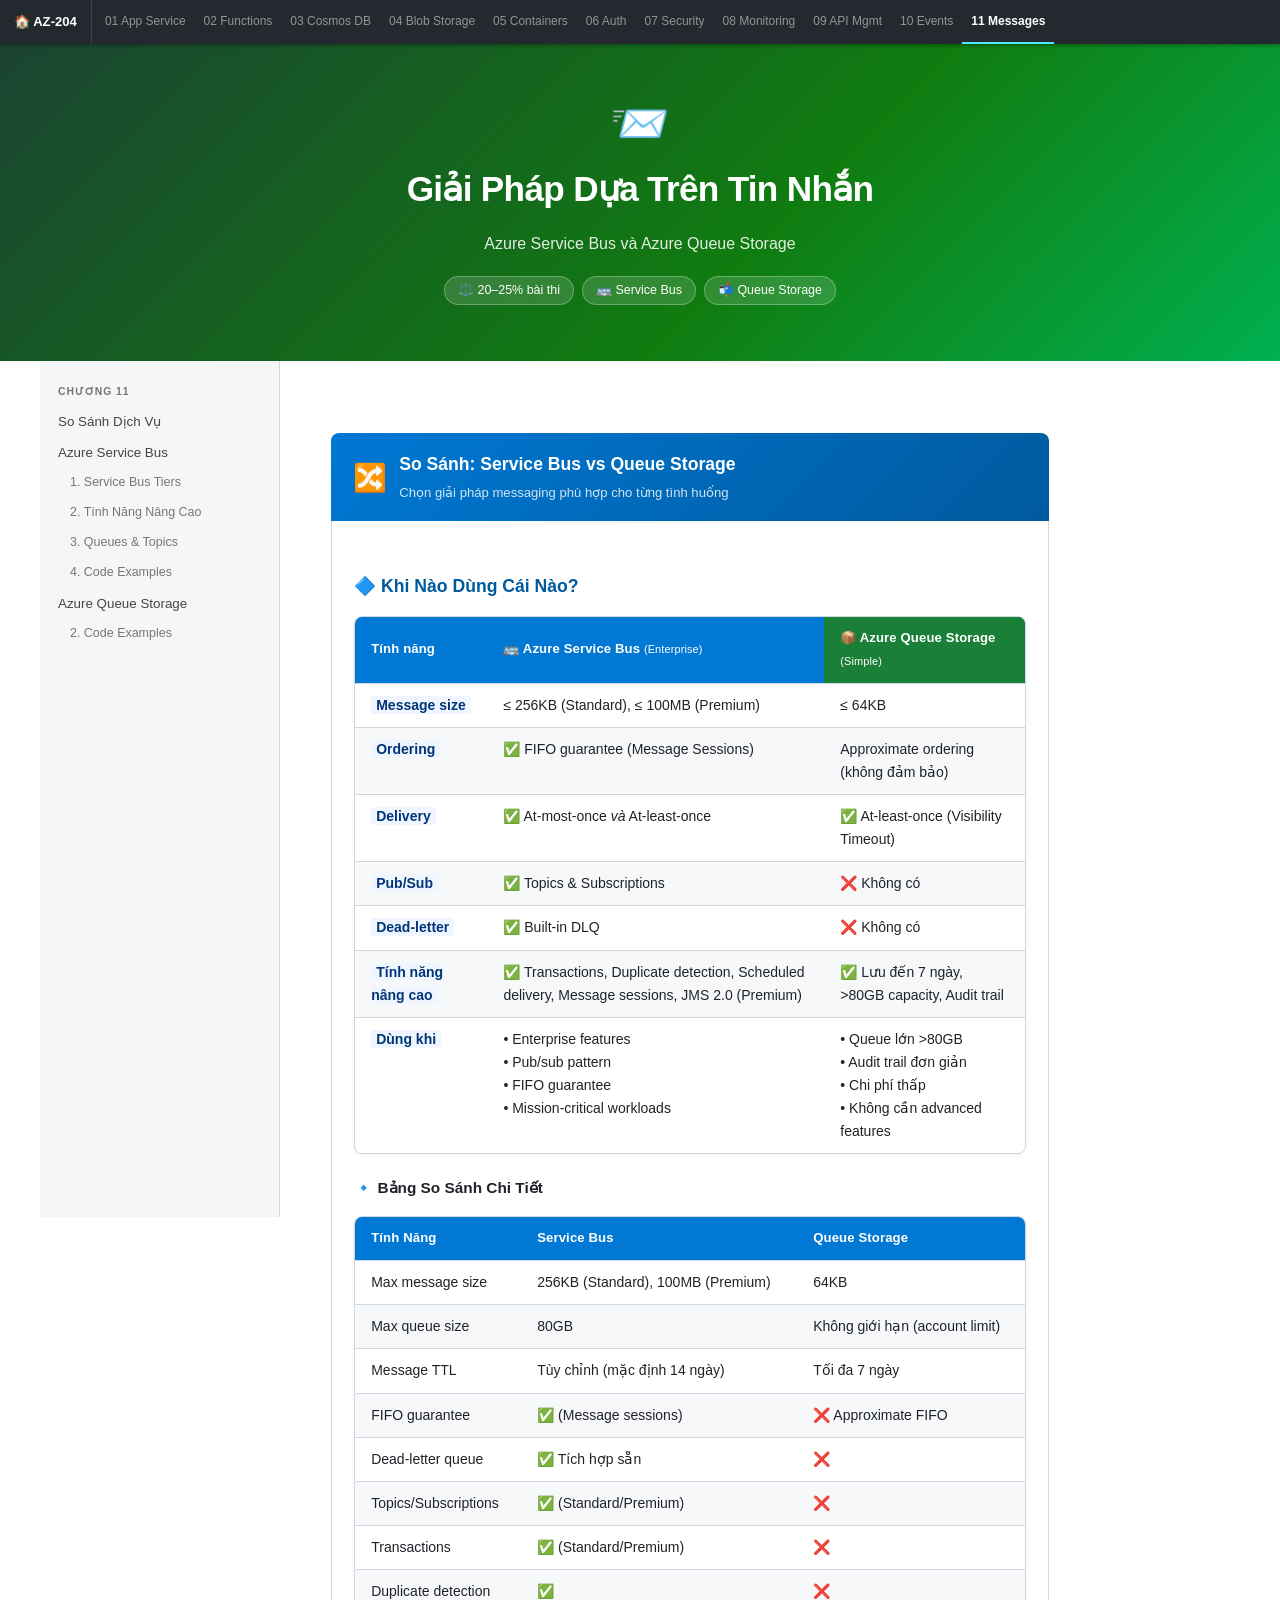
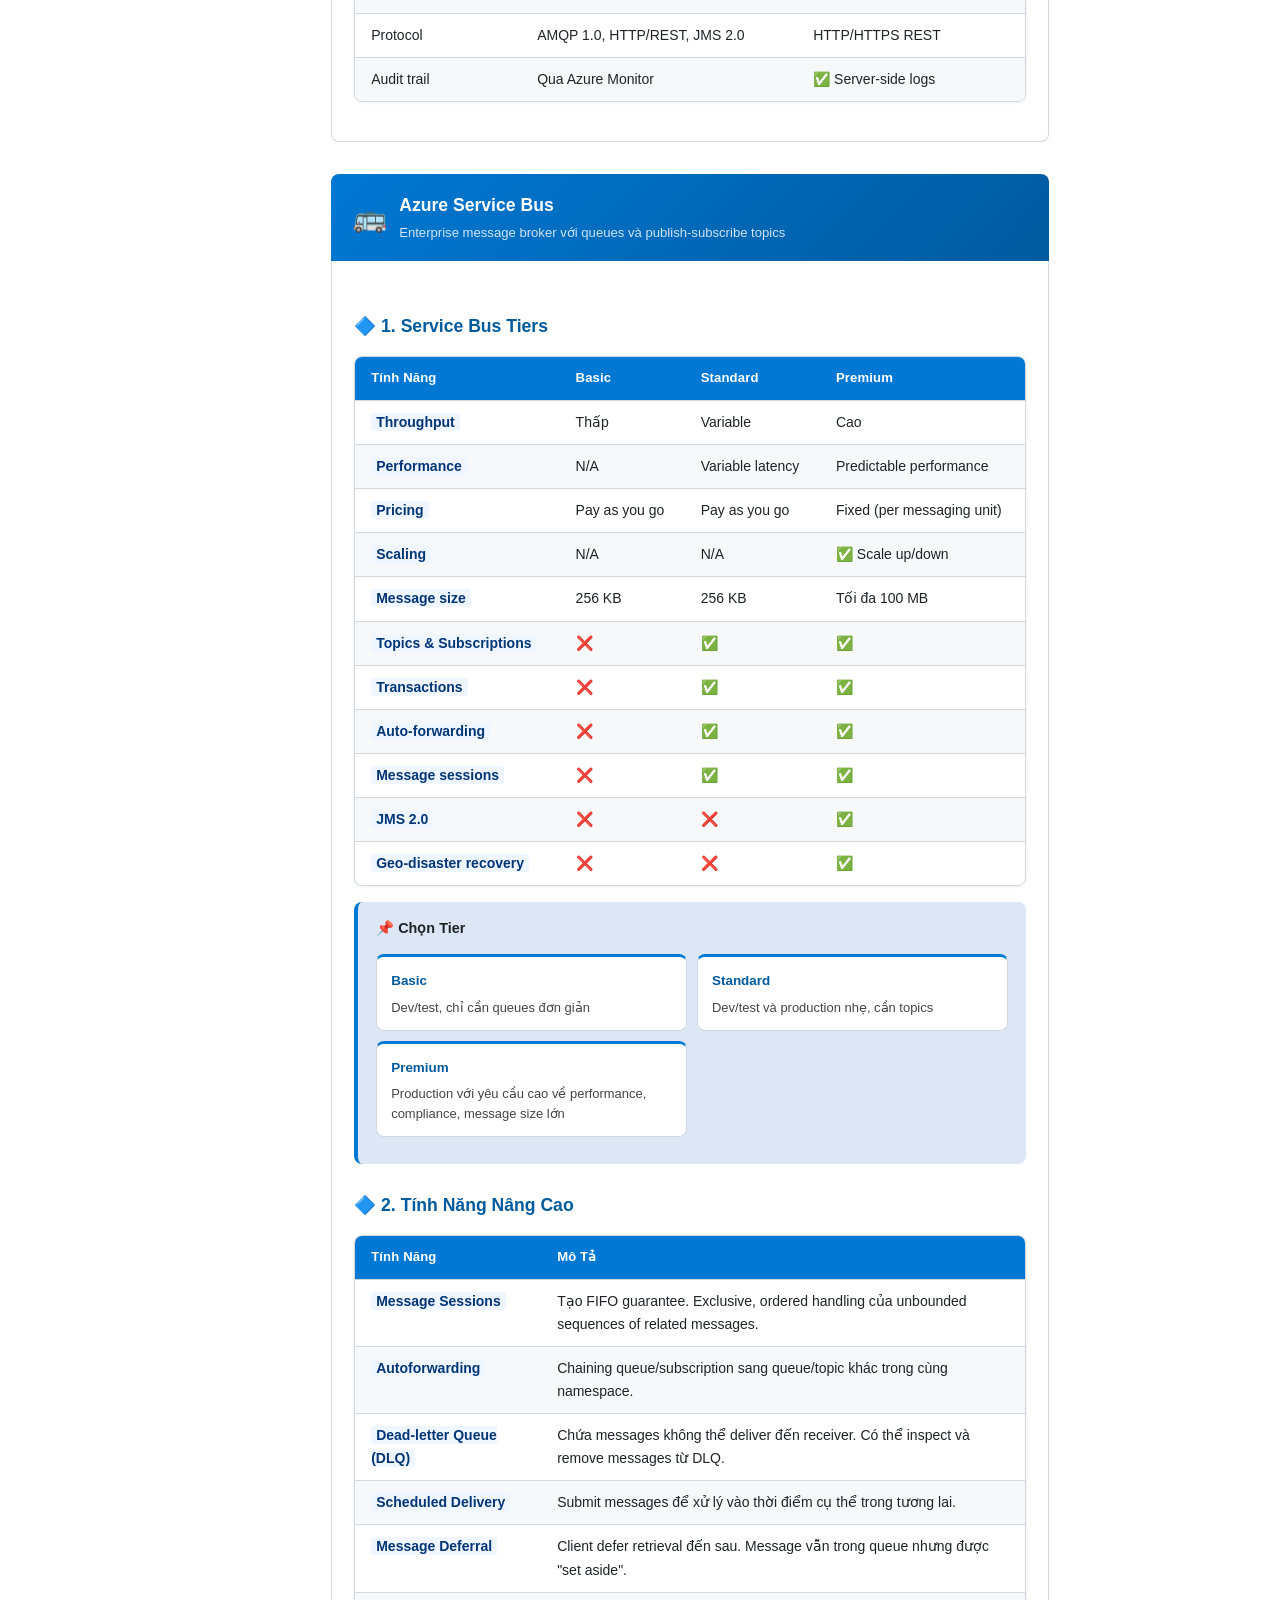
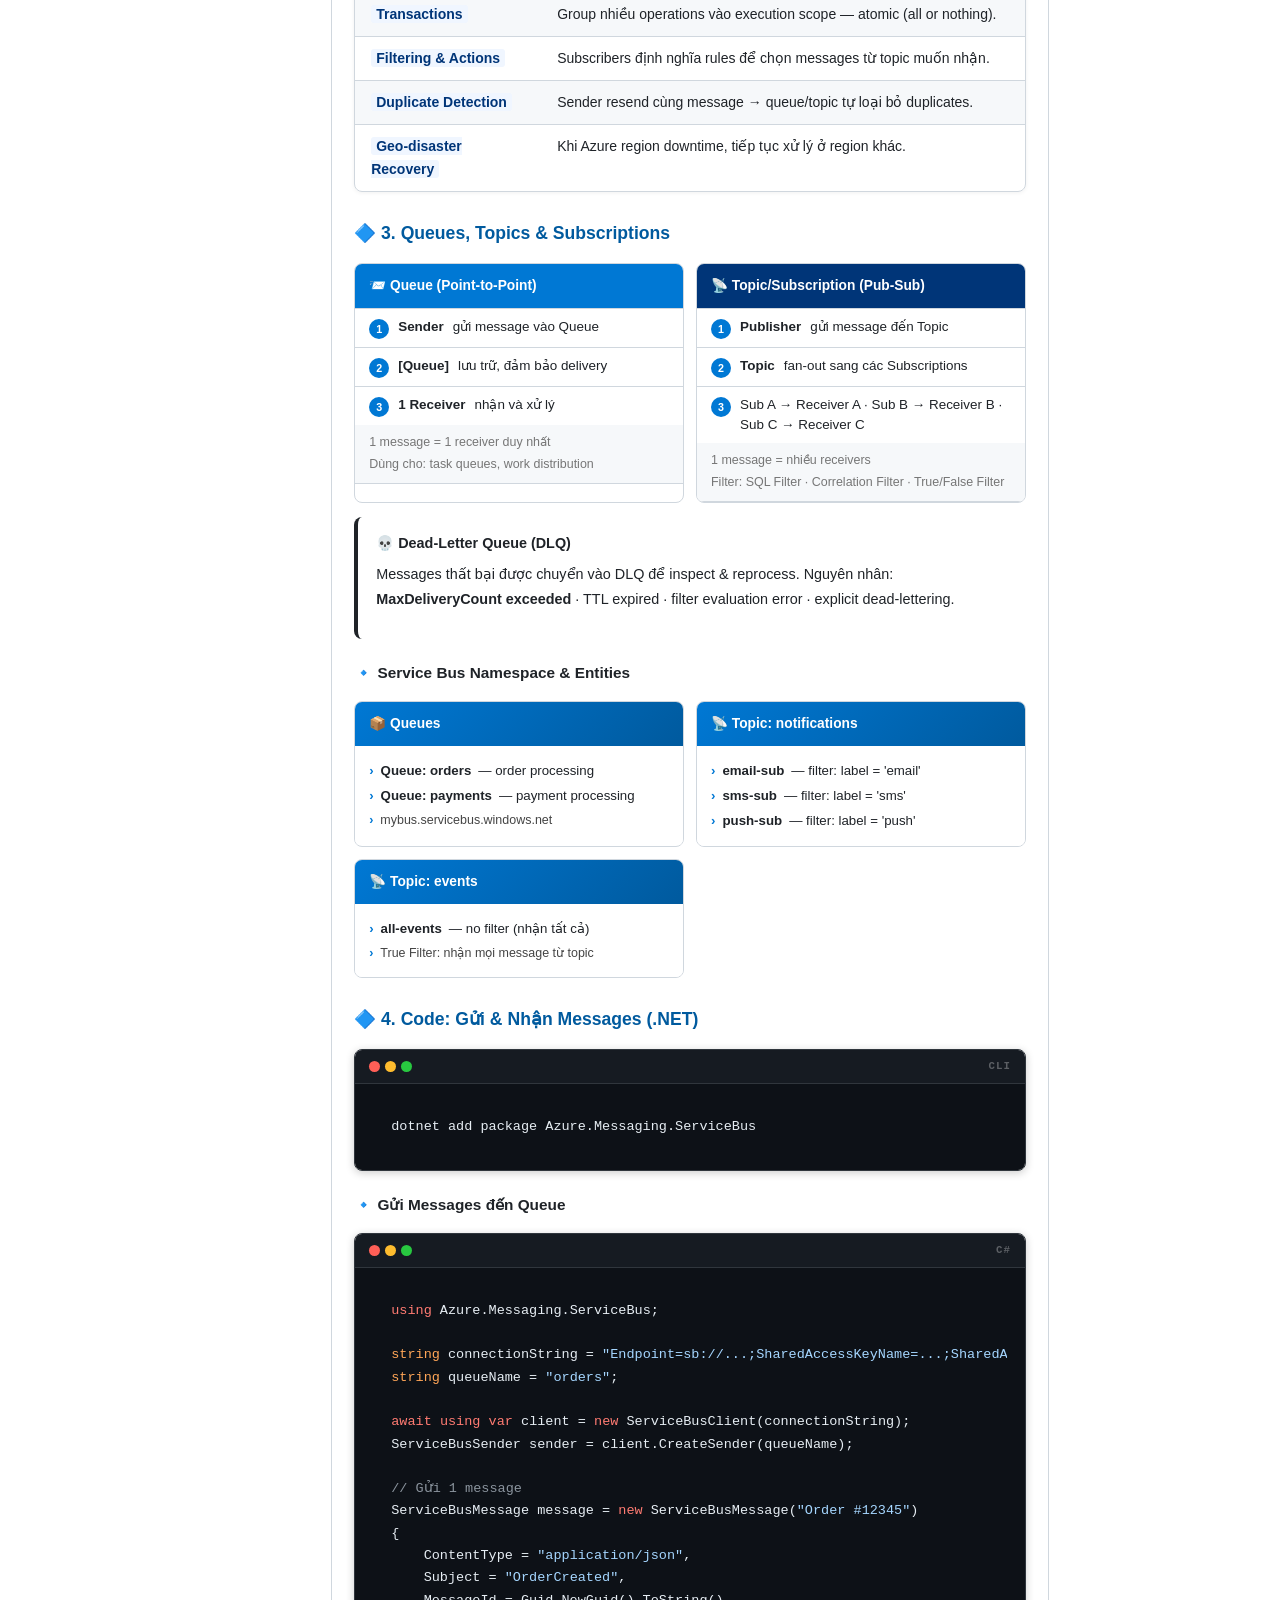
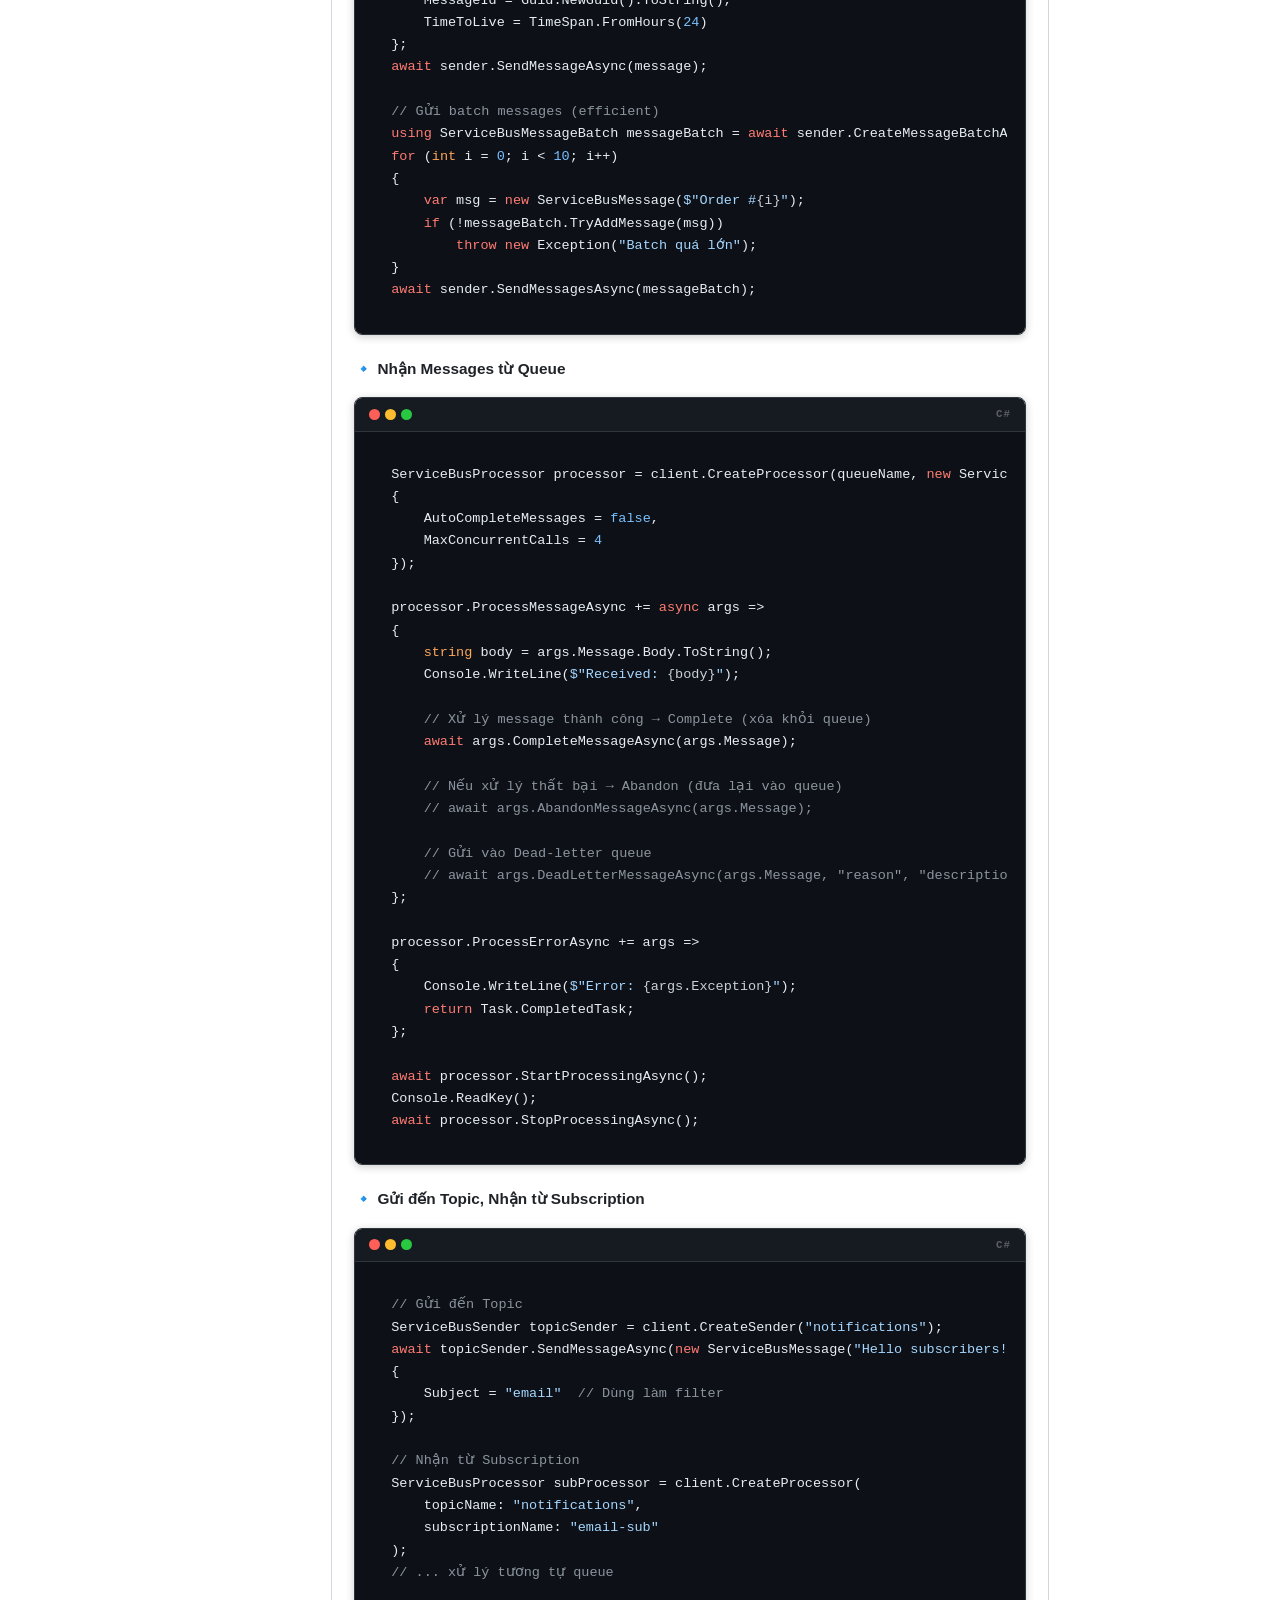
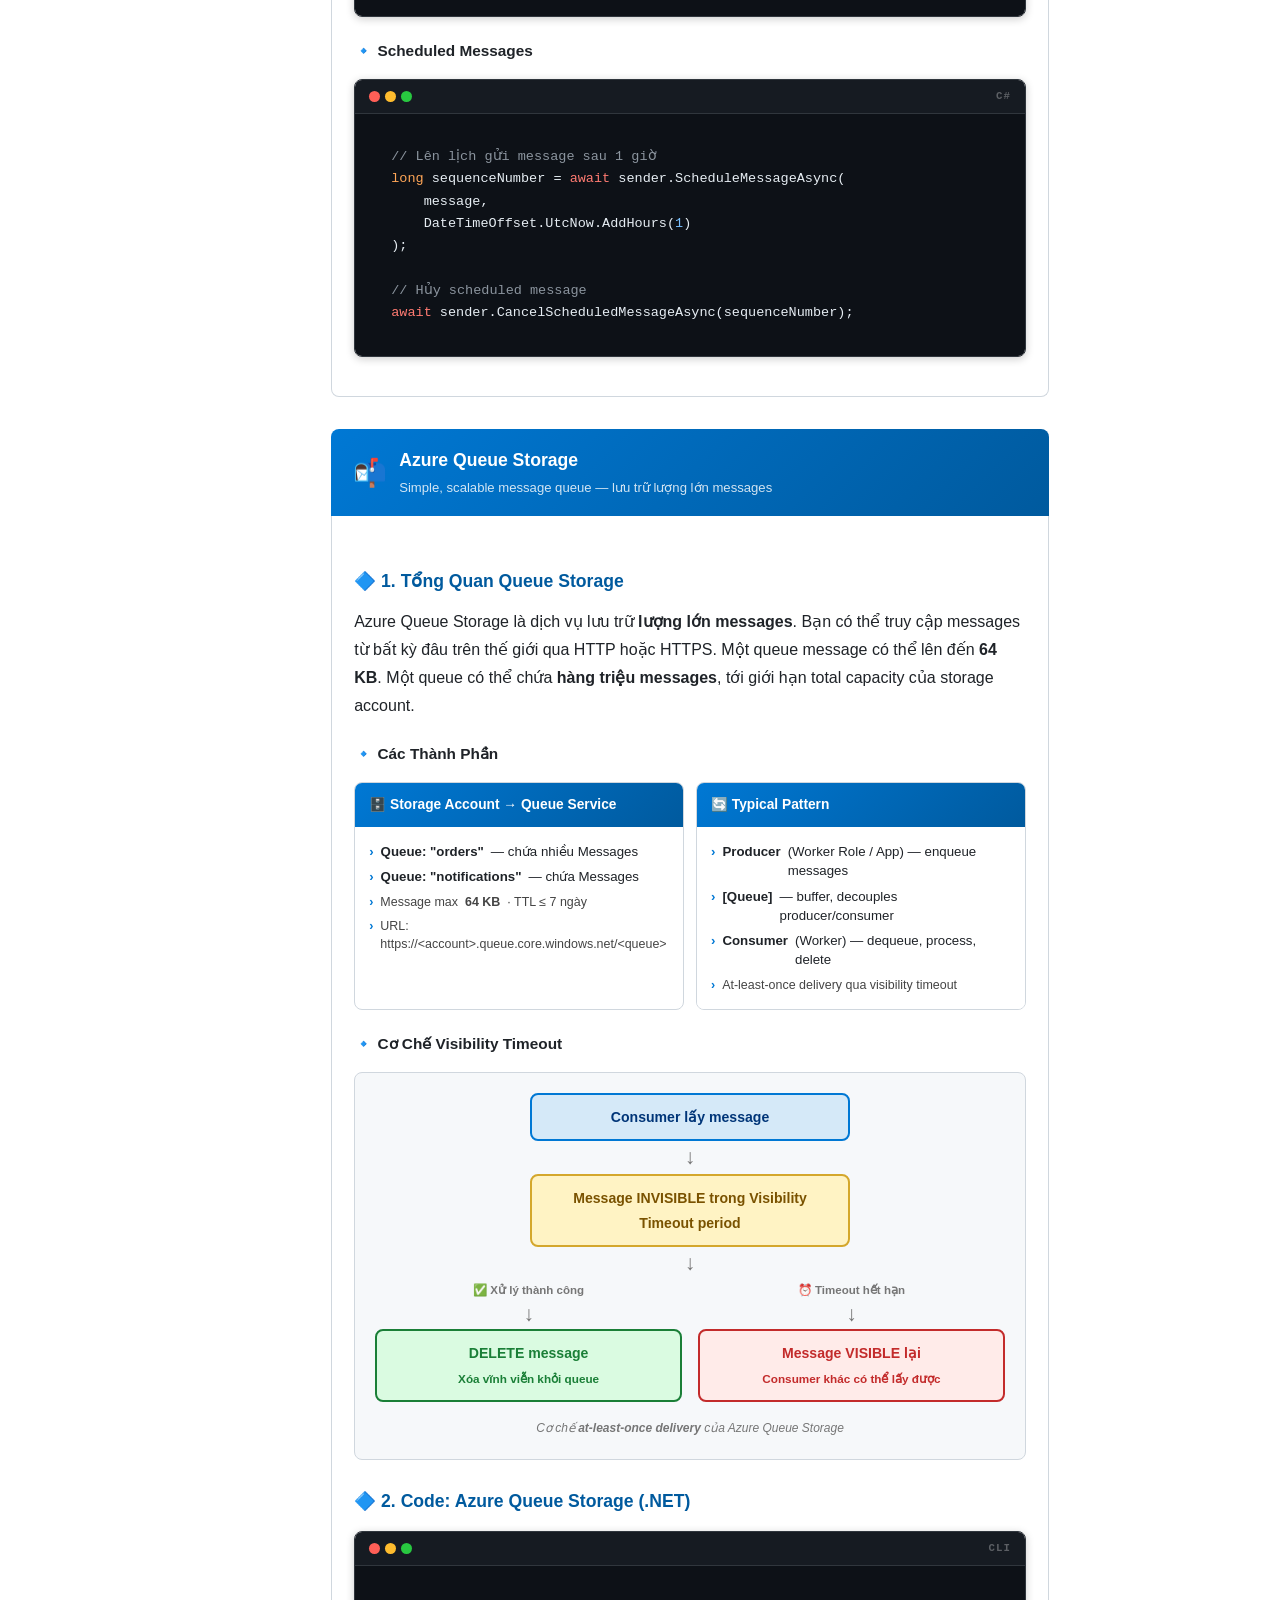
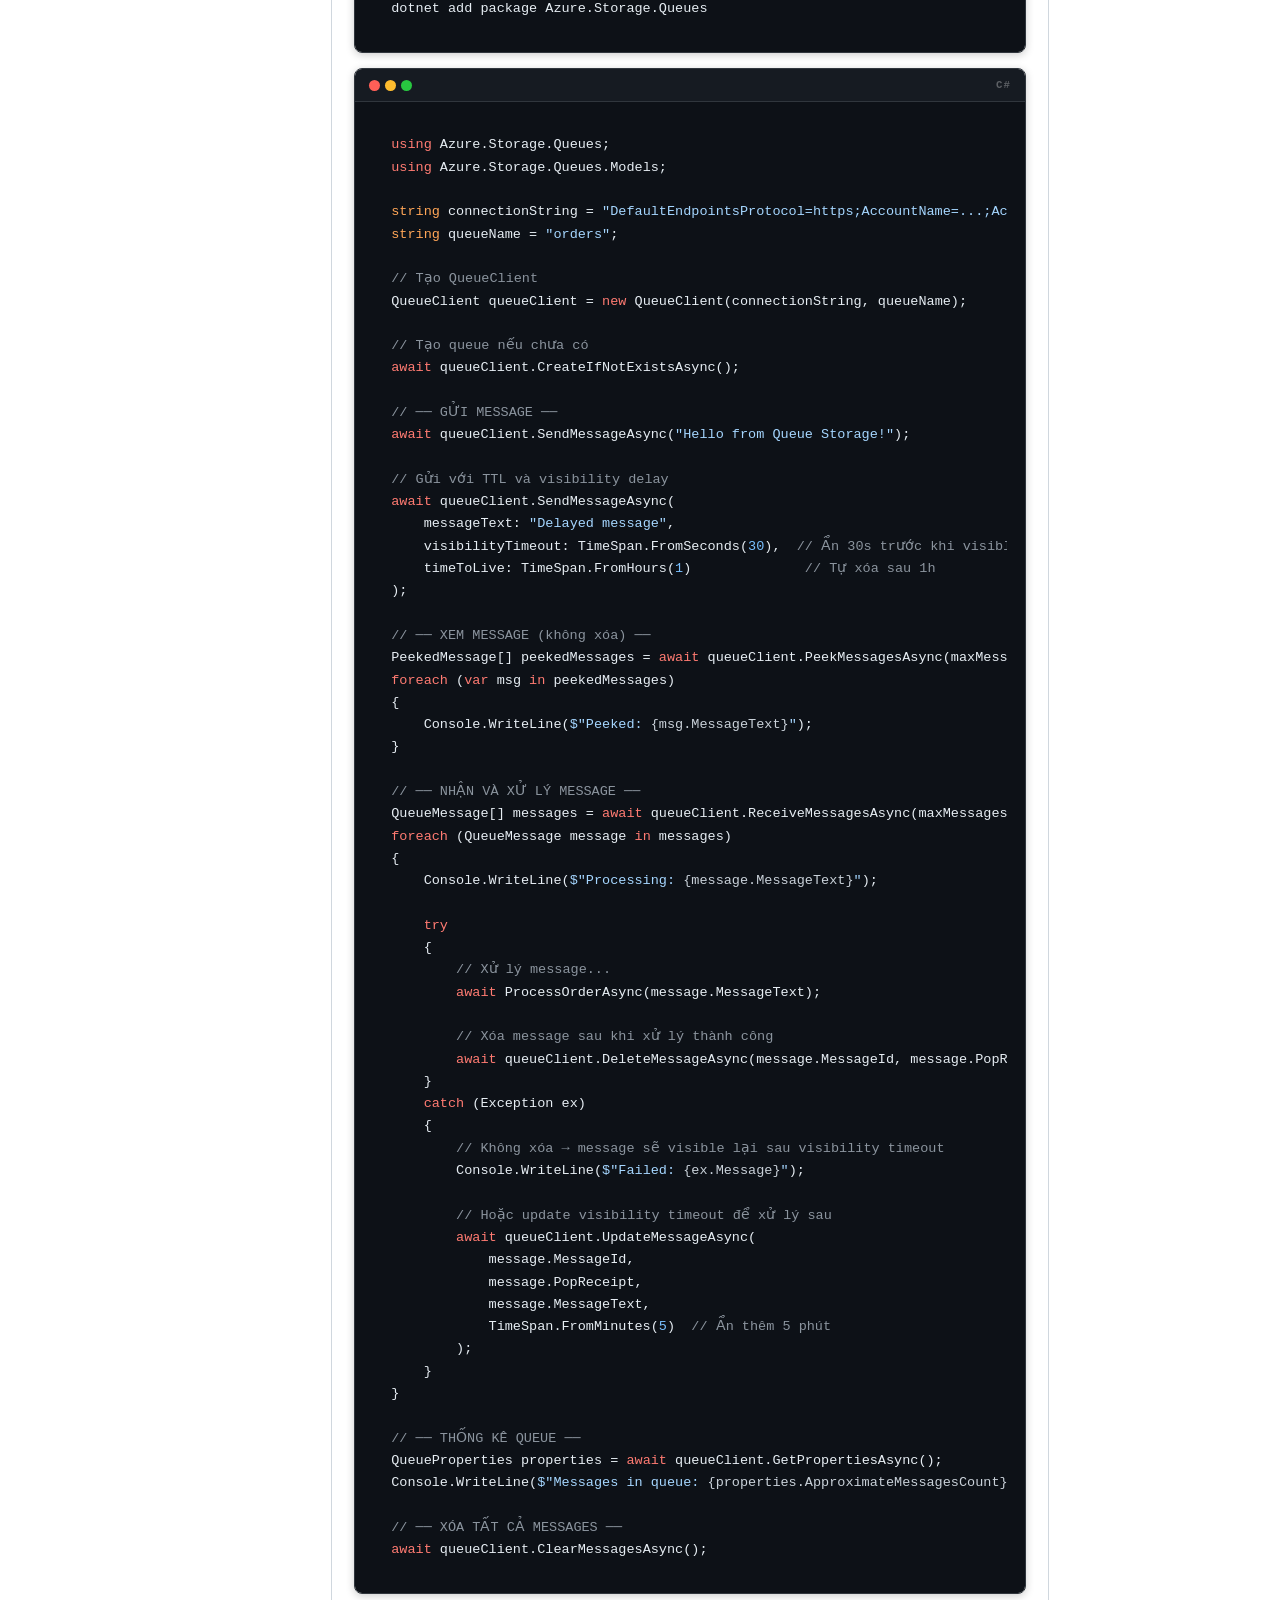
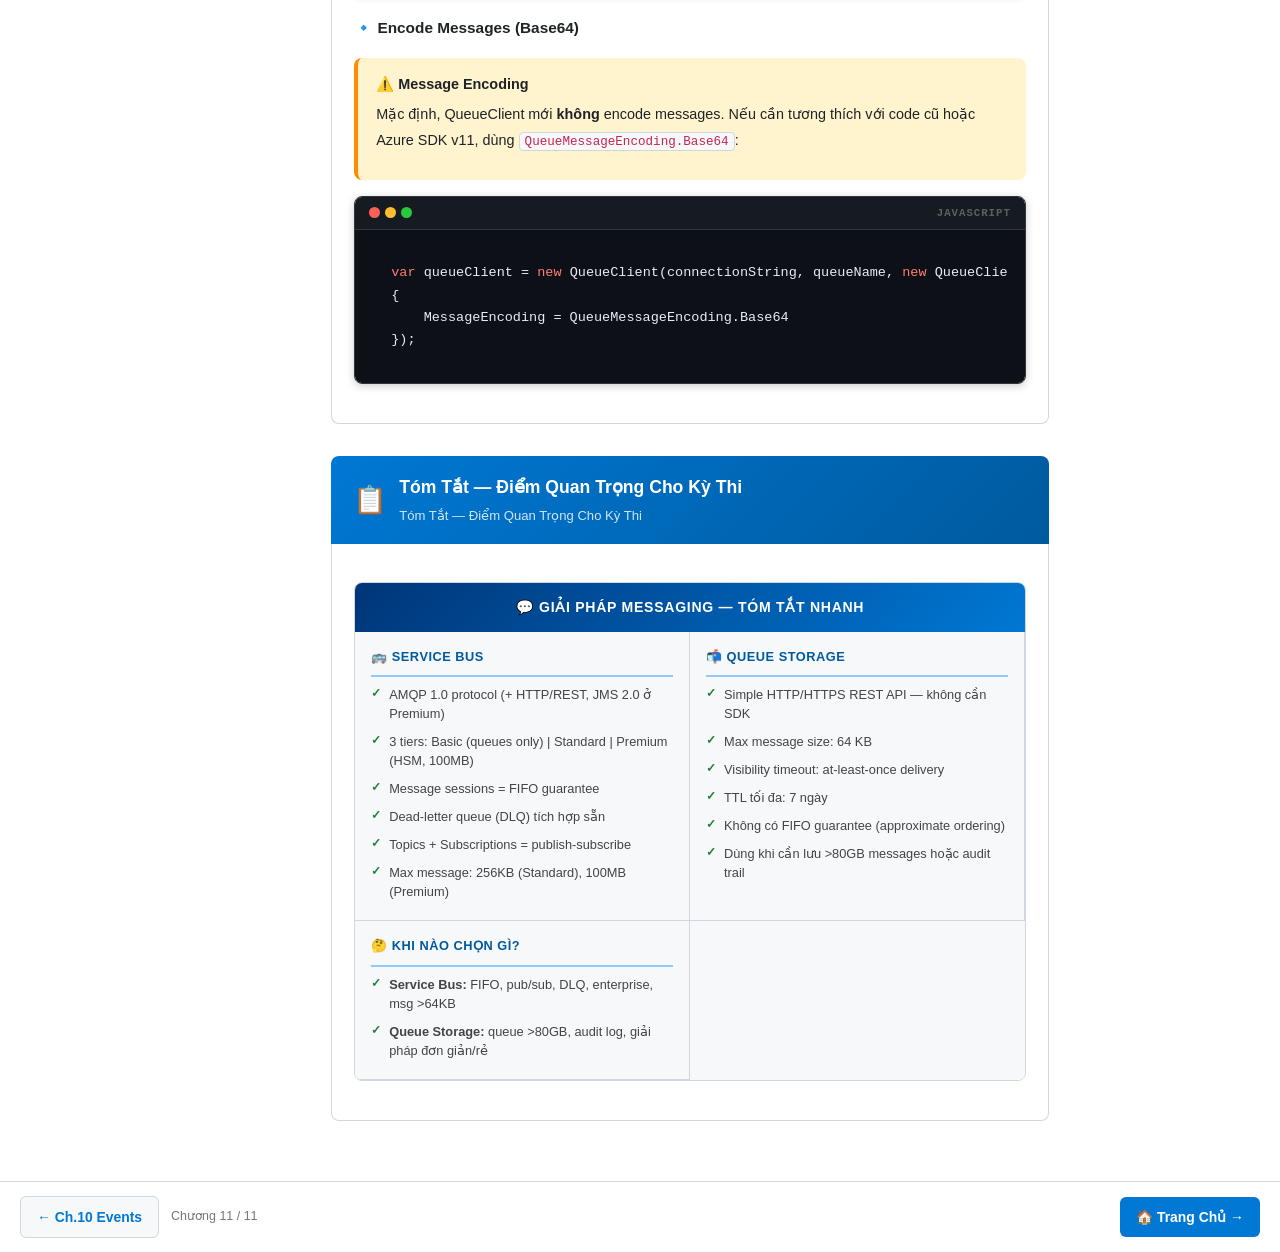
<file: az-204/11-message-based.html>
<!DOCTYPE html>
<html lang="vi">
<head>
<meta charset="UTF-8">
<meta name="viewport" content="width=device-width, initial-scale=1.0">
<title>AZ-204 | Chương 11 – Giải Pháp Dựa Trên Tin Nhắn: Service Bus & Queue Storage</title>
<link rel="stylesheet" href="common.css">
<link rel="stylesheet" href="code-diagram.css">
<style>
/* ── Chapter 11: Message-based Solutions ── */
.hero { background: linear-gradient(135deg, #1b4332 0%, #107c10 60%, #00b050 100%); }
.nav-bottom { background: white; border-top: 1px solid var(--border); padding: 20px 32px; display: flex; justify-content: space-between; align-items: center; flex-wrap: wrap; gap: 12px; }
.nav-btn { display: inline-flex; align-items: center; gap: 8px; background: var(--blue-5); color: white; padding: 10px 20px; border-radius: 8px; text-decoration: none; font-weight: 600; font-size: .9rem; }
.nav-btn.outline { background: white; color: var(--blue-5); border: 2px solid var(--blue-5); }
</style>
</head>
<body>

<nav id="cnav">
  <a href="index.html" class="cnav-home">🏠 AZ-204</a>
  <div id="cnav-links">
    <a href="01-azure-app-service.html">01 App Service</a>
    <a href="02-azure-functions.html">02 Functions</a>
    <a href="03-cosmos-db.html">03 Cosmos DB</a>
    <a href="04-blob-storage.html">04 Blob Storage</a>
    <a href="05-containerized-solutions.html">05 Containers</a>
    <a href="06-authentication.html">06 Auth</a>
    <a href="07-security.html">07 Security</a>
    <a href="08-monitoring.html">08 Monitoring</a>
    <a href="09-api-management.html">09 API Mgmt</a>
    <a href="10-event-based.html">10 Events</a>
    <a href="11-message-based.html" class="on">11 Messages</a>
  </div>
  <button id="toc-btn" onclick="toggleToc()">☰ Mục lục</button>
</nav>
<div id="toc-bd" onclick="closeToc()"></div>

<div class="hero">
  <div class="hero-ico">📨</div>
  <h1>Giải Pháp Dựa Trên Tin Nhắn</h1>
  <p>Azure Service Bus và Azure Queue Storage</p>
  <div class="hero-tags">
    <span class="hero-tag">⚖️ 20–25% bài thi</span>
    <span class="hero-tag">🚌 Service Bus</span>
    <span class="hero-tag">📬 Queue Storage</span>
  </div>
</div>

<div class="wrap">
<nav id="toc">
  <div class="toc-lbl">Chương 11</div>
  <a href="#compare">So Sánh Dịch Vụ</a>
  <a href="#servicebus">Azure Service Bus</a>
  <a href="#sb-tiers" class="sub">1. Service Bus Tiers</a>
  <a href="#sb-features" class="sub">2. Tính Năng Nâng Cao</a>
  <a href="#sb-queues" class="sub">3. Queues &amp; Topics</a>
  <a href="#sb-code" class="sub">4. Code Examples</a>
  <a href="#queuestore">Azure Queue Storage</a>
  <a href="#qs-code" class="sub">2. Code Examples</a>
</nav>
<main class="content">

<!-- COMPARE -->
<div>
<div class="mhd"><div class="mhd-ico">🔀</div><div><h2>So Sánh: Service Bus vs Queue Storage</h2><div class="mhd-sub">Chọn giải pháp messaging phù hợp cho từng tình huống</div></div></div>
<div class="msec">
    <section id="compare">
      <h3>🔷 Khi Nào Dùng Cái Nào?</h3>
      <table>
        <thead>
          <tr>
            <th>Tính năng</th>
            <th>🚌 Azure Service Bus <small style="font-weight:400">(Enterprise)</small></th>
            <th class="col-green">📦 Azure Queue Storage <small style="font-weight:400">(Simple)</small></th>
          </tr>
        </thead>
        <tbody>
          <tr>
            <td><strong>Message size</strong></td>
            <td>≤ 256KB (Standard), ≤ 100MB (Premium)</td>
            <td>≤ 64KB</td>
          </tr>
          <tr>
            <td><strong>Ordering</strong></td>
            <td>✅ FIFO guarantee (Message Sessions)</td>
            <td>Approximate ordering (không đảm bảo)</td>
          </tr>
          <tr>
            <td><strong>Delivery</strong></td>
            <td>✅ At-most-once <em>và</em> At-least-once</td>
            <td>✅ At-least-once (Visibility Timeout)</td>
          </tr>
          <tr>
            <td><strong>Pub/Sub</strong></td>
            <td>✅ Topics &amp; Subscriptions</td>
            <td>❌ Không có</td>
          </tr>
          <tr>
            <td><strong>Dead-letter</strong></td>
            <td>✅ Built-in DLQ</td>
            <td>❌ Không có</td>
          </tr>
          <tr>
            <td><strong>Tính năng nâng cao</strong></td>
            <td>✅ Transactions, Duplicate detection, Scheduled delivery, Message sessions, JMS 2.0 (Premium)</td>
            <td>✅ Lưu đến 7 ngày, &gt;80GB capacity, Audit trail</td>
          </tr>
          <tr>
            <td><strong>Dùng khi</strong></td>
            <td>• Enterprise features<br>• Pub/sub pattern<br>• FIFO guarantee<br>• Mission-critical workloads</td>
            <td>• Queue lớn &gt;80GB<br>• Audit trail đơn giản<br>• Chi phí thấp<br>• Không cần advanced features</td>
          </tr>
        </tbody>
      </table>

      <h4>🔹 Bảng So Sánh Chi Tiết</h4>
      <table>
        <thead><tr><th>Tính Năng</th><th>Service Bus</th><th>Queue Storage</th></tr></thead>
        <tbody>
          <tr><td>Max message size</td><td>256KB (Standard), 100MB (Premium)</td><td>64KB</td></tr>
          <tr><td>Max queue size</td><td>80GB</td><td>Không giới hạn (account limit)</td></tr>
          <tr><td>Message TTL</td><td>Tùy chỉnh (mặc định 14 ngày)</td><td>Tối đa 7 ngày</td></tr>
          <tr><td>FIFO guarantee</td><td>✅ (Message sessions)</td><td>❌ Approximate FIFO</td></tr>
          <tr><td>Dead-letter queue</td><td>✅ Tích hợp sẵn</td><td>❌</td></tr>
          <tr><td>Topics/Subscriptions</td><td>✅ (Standard/Premium)</td><td>❌</td></tr>
          <tr><td>Transactions</td><td>✅ (Standard/Premium)</td><td>❌</td></tr>
          <tr><td>Duplicate detection</td><td>✅</td><td>❌</td></tr>
          <tr><td>Protocol</td><td>AMQP 1.0, HTTP/REST, JMS 2.0</td><td>HTTP/HTTPS REST</td></tr>
          <tr><td>Audit trail</td><td>Qua Azure Monitor</td><td>✅ Server-side logs</td></tr>
        </tbody>
      </table>
    </section>
  </div>
</div>

<!-- SERVICE BUS -->
<div id="servicebus">
<div class="mhd"><div class="mhd-ico">🚌</div><div><h2>Azure Service Bus</h2><div class="mhd-sub">Enterprise message broker với queues và publish-subscribe topics</div></div></div>
<div class="msec">

    <section id="sb-tiers">
      <h3>🔷 1. Service Bus Tiers</h3>
      <table>
        <thead>
          <tr><th>Tính Năng</th><th>Basic</th><th>Standard</th><th>Premium</th></tr>
        </thead>
        <tbody>
          <tr><td><strong>Throughput</strong></td><td>Thấp</td><td>Variable</td><td>Cao</td></tr>
          <tr><td><strong>Performance</strong></td><td>N/A</td><td>Variable latency</td><td>Predictable performance</td></tr>
          <tr><td><strong>Pricing</strong></td><td>Pay as you go</td><td>Pay as you go</td><td>Fixed (per messaging unit)</td></tr>
          <tr><td><strong>Scaling</strong></td><td>N/A</td><td>N/A</td><td>✅ Scale up/down</td></tr>
          <tr><td><strong>Message size</strong></td><td>256 KB</td><td>256 KB</td><td>Tối đa 100 MB</td></tr>
          <tr><td><strong>Topics &amp; Subscriptions</strong></td><td>❌</td><td>✅</td><td>✅</td></tr>
          <tr><td><strong>Transactions</strong></td><td>❌</td><td>✅</td><td>✅</td></tr>
          <tr><td><strong>Auto-forwarding</strong></td><td>❌</td><td>✅</td><td>✅</td></tr>
          <tr><td><strong>Message sessions</strong></td><td>❌</td><td>✅</td><td>✅</td></tr>
          <tr><td><strong>JMS 2.0</strong></td><td>❌</td><td>❌</td><td>✅</td></tr>
          <tr><td><strong>Geo-disaster recovery</strong></td><td>❌</td><td>❌</td><td>✅</td></tr>
        </tbody>
      </table>
      <div class="callout info">
        <div class="callout-title">📌 Chọn Tier</div>
        <ul>
          <li><strong>Basic</strong> — Dev/test, chỉ cần queues đơn giản</li>
          <li><strong>Standard</strong> — Dev/test và production nhẹ, cần topics</li>
          <li><strong>Premium</strong> — Production với yêu cầu cao về performance, compliance, message size lớn</li>
        </ul>
      </div>
    </section>

    <section id="sb-features">
      <h3>🔷 2. Tính Năng Nâng Cao</h3>
      <table>
        <thead><tr><th>Tính Năng</th><th>Mô Tả</th></tr></thead>
        <tbody>
          <tr><td><strong>Message Sessions</strong></td><td>Tạo FIFO guarantee. Exclusive, ordered handling của unbounded sequences of related messages.</td></tr>
          <tr><td><strong>Autoforwarding</strong></td><td>Chaining queue/subscription sang queue/topic khác trong cùng namespace.</td></tr>
          <tr><td><strong>Dead-letter Queue (DLQ)</strong></td><td>Chứa messages không thể deliver đến receiver. Có thể inspect và remove messages từ DLQ.</td></tr>
          <tr><td><strong>Scheduled Delivery</strong></td><td>Submit messages để xử lý vào thời điểm cụ thể trong tương lai.</td></tr>
          <tr><td><strong>Message Deferral</strong></td><td>Client defer retrieval đến sau. Message vẫn trong queue nhưng được "set aside".</td></tr>
          <tr><td><strong>Transactions</strong></td><td>Group nhiều operations vào execution scope — atomic (all or nothing).</td></tr>
          <tr><td><strong>Filtering &amp; Actions</strong></td><td>Subscribers định nghĩa rules để chọn messages từ topic muốn nhận.</td></tr>
          <tr><td><strong>Duplicate Detection</strong></td><td>Sender resend cùng message → queue/topic tự loại bỏ duplicates.</td></tr>
          <tr><td><strong>Geo-disaster Recovery</strong></td><td>Khi Azure region downtime, tiếp tục xử lý ở region khác.</td></tr>
        </tbody>
      </table>
    </section>

    <section id="sb-queues">
      <h3>🔷 3. Queues, Topics &amp; Subscriptions</h3>
      <div class="compare-2">
        <div class="cmp-col">
          <div class="cmp-hd blue">📨 Queue (Point-to-Point)</div>
          <div class="cmp-step">
            <div class="cmp-n">1</div><strong>Sender</strong> gửi message vào Queue
          </div>
          <div class="cmp-step">
            <div class="cmp-n">2</div><strong>[Queue]</strong> lưu trữ, đảm bảo delivery
          </div>
          <div class="cmp-step">
            <div class="cmp-n">3</div><strong>1 Receiver</strong> nhận và xử lý
          </div>
          <div class="cmp-use">1 message = 1 receiver duy nhất<br>Dùng cho: task queues, work distribution</div>
        </div>
        <div class="cmp-col">
          <div class="cmp-hd dark">📡 Topic/Subscription (Pub-Sub)</div>
          <div class="cmp-step">
            <div class="cmp-n">1</div><strong>Publisher</strong> gửi message đến Topic
          </div>
          <div class="cmp-step">
            <div class="cmp-n">2</div><strong>Topic</strong> fan-out sang các Subscriptions
          </div>
          <div class="cmp-step">
            <div class="cmp-n">3</div>Sub A → Receiver A · Sub B → Receiver B · Sub C → Receiver C
          </div>
          <div class="cmp-use">1 message = nhiều receivers<br>Filter: SQL Filter · Correlation Filter · True/False Filter</div>
        </div>
      </div>
      <div class="callout warn" style="margin-top:.5rem">
        <div class="callout-title">💀 Dead-Letter Queue (DLQ)</div>
        <p>Messages thất bại được chuyển vào DLQ để inspect &amp; reprocess. Nguyên nhân: <strong>MaxDeliveryCount exceeded</strong> · TTL expired · filter evaluation error · explicit dead-lettering.</p>
      </div>

      <h4>🔹 Service Bus Namespace &amp; Entities</h4>
      <div class="arch-grid">
        <div class="arch-card">
          <div class="arch-card-hd">📦 Queues</div>
          <div class="arch-card-body">
            <div class="arch-item"><strong>Queue: orders</strong> — order processing</div>
            <div class="arch-item"><strong>Queue: payments</strong> — payment processing</div>
            <div class="arch-item" style="color:var(--txt2);font-size:.78rem">mybus.servicebus.windows.net</div>
          </div>
        </div>
        <div class="arch-card">
          <div class="arch-card-hd">📡 Topic: notifications</div>
          <div class="arch-card-body">
            <div class="arch-item"><strong>email-sub</strong> — filter: label = 'email'</div>
            <div class="arch-item"><strong>sms-sub</strong> — filter: label = 'sms'</div>
            <div class="arch-item"><strong>push-sub</strong> — filter: label = 'push'</div>
          </div>
        </div>
        <div class="arch-card">
          <div class="arch-card-hd">📡 Topic: events</div>
          <div class="arch-card-body">
            <div class="arch-item"><strong>all-events</strong> — no filter (nhận tất cả)</div>
            <div class="arch-item" style="color:var(--txt2);font-size:.78rem">True Filter: nhận mọi message từ topic</div>
          </div>
        </div>
      </div>
    </section>

    <section id="sb-code">
      <h3>🔷 4. Code: Gửi &amp; Nhận Messages (.NET)</h3>

      <div class="cb">
<div class="cb-hd"><div class="dots"><i class="dr"></i><i class="dy"></i><i class="dg"></i></div><span class="cb-lang">CLI</span></div>
<pre><code class="language-bash">dotnet add package Azure.Messaging.ServiceBus</code></pre>
</div>

      <h4>🔹 Gửi Messages đến Queue</h4>
      <div class="cb">
<div class="cb-hd"><div class="dots"><i class="dr"></i><i class="dy"></i><i class="dg"></i></div><span class="cb-lang">C#</span></div>
<pre><code class="language-csharp">using Azure.Messaging.ServiceBus;

string connectionString = "Endpoint=sb://...;SharedAccessKeyName=...;SharedAccessKey=...";
string queueName = "orders";

await using var client = new ServiceBusClient(connectionString);
ServiceBusSender sender = client.CreateSender(queueName);

// Gửi 1 message
ServiceBusMessage message = new ServiceBusMessage("Order #12345")
{
    ContentType = "application/json",
    Subject = "OrderCreated",
    MessageId = Guid.NewGuid().ToString(),
    TimeToLive = TimeSpan.FromHours(24)
};
await sender.SendMessageAsync(message);

// Gửi batch messages (efficient)
using ServiceBusMessageBatch messageBatch = await sender.CreateMessageBatchAsync();
for (int i = 0; i &lt; 10; i++)
{
    var msg = new ServiceBusMessage($"Order #{i}");
    if (!messageBatch.TryAddMessage(msg))
        throw new Exception("Batch quá lớn");
}
await sender.SendMessagesAsync(messageBatch);</code></pre>
</div>

      <h4>🔹 Nhận Messages từ Queue</h4>
      <div class="cb">
<div class="cb-hd"><div class="dots"><i class="dr"></i><i class="dy"></i><i class="dg"></i></div><span class="cb-lang">C#</span></div>
<pre><code class="language-csharp">ServiceBusProcessor processor = client.CreateProcessor(queueName, new ServiceBusProcessorOptions
{
    AutoCompleteMessages = false,
    MaxConcurrentCalls = 4
});

processor.ProcessMessageAsync += async args =>
{
    string body = args.Message.Body.ToString();
    Console.WriteLine($"Received: {body}");

    // Xử lý message thành công → Complete (xóa khỏi queue)
    await args.CompleteMessageAsync(args.Message);

    // Nếu xử lý thất bại → Abandon (đưa lại vào queue)
    // await args.AbandonMessageAsync(args.Message);

    // Gửi vào Dead-letter queue
    // await args.DeadLetterMessageAsync(args.Message, "reason", "description");
};

processor.ProcessErrorAsync += args =>
{
    Console.WriteLine($"Error: {args.Exception}");
    return Task.CompletedTask;
};

await processor.StartProcessingAsync();
Console.ReadKey();
await processor.StopProcessingAsync();</code></pre>
</div>

      <h4>🔹 Gửi đến Topic, Nhận từ Subscription</h4>
      <div class="cb">
<div class="cb-hd"><div class="dots"><i class="dr"></i><i class="dy"></i><i class="dg"></i></div><span class="cb-lang">C#</span></div>
<pre><code class="language-csharp">// Gửi đến Topic
ServiceBusSender topicSender = client.CreateSender("notifications");
await topicSender.SendMessageAsync(new ServiceBusMessage("Hello subscribers!")
{
    Subject = "email"  // Dùng làm filter
});

// Nhận từ Subscription
ServiceBusProcessor subProcessor = client.CreateProcessor(
    topicName: "notifications",
    subscriptionName: "email-sub"
);
// ... xử lý tương tự queue</code></pre>
</div>

      <h4>🔹 Scheduled Messages</h4>
      <div class="cb">
<div class="cb-hd"><div class="dots"><i class="dr"></i><i class="dy"></i><i class="dg"></i></div><span class="cb-lang">C#</span></div>
<pre><code class="language-csharp">// Lên lịch gửi message sau 1 giờ
long sequenceNumber = await sender.ScheduleMessageAsync(
    message,
    DateTimeOffset.UtcNow.AddHours(1)
);

// Hủy scheduled message
await sender.CancelScheduledMessageAsync(sequenceNumber);</code></pre>
</div>
    </section>

  </div>
</div>

<!-- QUEUE STORAGE -->
<div id="queuestore">
<div class="mhd"><div class="mhd-ico">📬</div><div><h2>Azure Queue Storage</h2><div class="mhd-sub">Simple, scalable message queue — lưu trữ lượng lớn messages</div></div></div>
<div class="msec">

    <section>
      <h3>🔷 1. Tổng Quan Queue Storage</h3>
      <p>Azure Queue Storage là dịch vụ lưu trữ <strong>lượng lớn messages</strong>. Bạn có thể truy cập messages từ bất kỳ đâu trên thế giới qua HTTP hoặc HTTPS. Một queue message có thể lên đến <strong>64 KB</strong>. Một queue có thể chứa <strong>hàng triệu messages</strong>, tới giới hạn total capacity của storage account.</p>

      <h4>🔹 Các Thành Phần</h4>
      <div class="arch-grid">
        <div class="arch-card">
          <div class="arch-card-hd">🗄️ Storage Account → Queue Service</div>
          <div class="arch-card-body">
            <div class="arch-item"><strong>Queue: "orders"</strong> — chứa nhiều Messages</div>
            <div class="arch-item"><strong>Queue: "notifications"</strong> — chứa Messages</div>
            <div class="arch-item" style="color:var(--txt2);font-size:.78rem">Message max <strong>64 KB</strong> · TTL ≤ 7 ngày</div>
            <div class="arch-item" style="color:var(--txt2);font-size:.78rem">URL: https://&lt;account&gt;.queue.core.windows.net/&lt;queue&gt;</div>
          </div>
        </div>
        <div class="arch-card">
          <div class="arch-card-hd">🔄 Typical Pattern</div>
          <div class="arch-card-body">
            <div class="arch-item"><strong>Producer</strong> (Worker Role / App) — enqueue messages</div>
            <div class="arch-item"><strong>[Queue]</strong> — buffer, decouples producer/consumer</div>
            <div class="arch-item"><strong>Consumer</strong> (Worker) — dequeue, process, delete</div>
            <div class="arch-item" style="color:var(--txt2);font-size:.78rem">At-least-once delivery qua visibility timeout</div>
          </div>
        </div>
      </div>

      <h4>🔹 Cơ Chế Visibility Timeout</h4>
      <div class="flowchart">
        <div class="fc-box">Consumer lấy message</div>
        <div class="fc-arr">↓</div>
        <div class="fc-box yellow">Message INVISIBLE trong Visibility Timeout period</div>
        <div class="fc-arr">↓</div>
        <div class="fc-branch">
          <div class="fc-bcol">
            <div class="fc-blabel">✅ Xử lý thành công</div>
            <div class="fc-arr">↓</div>
            <div class="fc-box green">DELETE message<br><small>Xóa vĩnh viễn khỏi queue</small></div>
          </div>
          <div class="fc-bcol">
            <div class="fc-blabel">⏰ Timeout hết hạn</div>
            <div class="fc-arr">↓</div>
            <div class="fc-box red">Message VISIBLE lại<br><small>Consumer khác có thể lấy được</small></div>
          </div>
        </div>
        <div class="fc-label" style="margin-top:10px">Cơ chế <strong>at-least-once delivery</strong> của Azure Queue Storage</div>
      </div>
    </section>

    <section id="qs-code">
      <h3>🔷 2. Code: Azure Queue Storage (.NET)</h3>

      <div class="cb">
<div class="cb-hd"><div class="dots"><i class="dr"></i><i class="dy"></i><i class="dg"></i></div><span class="cb-lang">CLI</span></div>
<pre><code class="language-bash">dotnet add package Azure.Storage.Queues</code></pre>
</div>

      <div class="cb">
<div class="cb-hd"><div class="dots"><i class="dr"></i><i class="dy"></i><i class="dg"></i></div><span class="cb-lang">C#</span></div>
<pre><code class="language-csharp">using Azure.Storage.Queues;
using Azure.Storage.Queues.Models;

string connectionString = "DefaultEndpointsProtocol=https;AccountName=...;AccountKey=...";
string queueName = "orders";

// Tạo QueueClient
QueueClient queueClient = new QueueClient(connectionString, queueName);

// Tạo queue nếu chưa có
await queueClient.CreateIfNotExistsAsync();

// ── GỬI MESSAGE ──
await queueClient.SendMessageAsync("Hello from Queue Storage!");

// Gửi với TTL và visibility delay
await queueClient.SendMessageAsync(
    messageText: "Delayed message",
    visibilityTimeout: TimeSpan.FromSeconds(30),  // Ẩn 30s trước khi visible
    timeToLive: TimeSpan.FromHours(1)              // Tự xóa sau 1h
);

// ── XEM MESSAGE (không xóa) ──
PeekedMessage[] peekedMessages = await queueClient.PeekMessagesAsync(maxMessages: 5);
foreach (var msg in peekedMessages)
{
    Console.WriteLine($"Peeked: {msg.MessageText}");
}

// ── NHẬN VÀ XỬ LÝ MESSAGE ──
QueueMessage[] messages = await queueClient.ReceiveMessagesAsync(maxMessages: 10);
foreach (QueueMessage message in messages)
{
    Console.WriteLine($"Processing: {message.MessageText}");

    try
    {
        // Xử lý message...
        await ProcessOrderAsync(message.MessageText);

        // Xóa message sau khi xử lý thành công
        await queueClient.DeleteMessageAsync(message.MessageId, message.PopReceipt);
    }
    catch (Exception ex)
    {
        // Không xóa → message sẽ visible lại sau visibility timeout
        Console.WriteLine($"Failed: {ex.Message}");

        // Hoặc update visibility timeout để xử lý sau
        await queueClient.UpdateMessageAsync(
            message.MessageId,
            message.PopReceipt,
            message.MessageText,
            TimeSpan.FromMinutes(5)  // Ẩn thêm 5 phút
        );
    }
}

// ── THỐNG KÊ QUEUE ──
QueueProperties properties = await queueClient.GetPropertiesAsync();
Console.WriteLine($"Messages in queue: {properties.ApproximateMessagesCount}");

// ── XÓA TẤT CẢ MESSAGES ──
await queueClient.ClearMessagesAsync();</code></pre>
</div>

      <h4>🔹 Encode Messages (Base64)</h4>
      <div class="callout warning">
        <div class="callout-title">⚠️ Message Encoding</div>
        <p>Mặc định, QueueClient mới <strong>không</strong> encode messages. Nếu cần tương thích với code cũ hoặc Azure SDK v11, dùng <code>QueueMessageEncoding.Base64</code>:</p>
      </div>
      <div class="cb">
<div class="cb-hd"><div class="dots"><i class="dr"></i><i class="dy"></i><i class="dg"></i></div><span class="cb-lang">JavaScript</span></div>
<pre><code class="language-csharp">var queueClient = new QueueClient(connectionString, queueName, new QueueClientOptions
{
    MessageEncoding = QueueMessageEncoding.Base64
});</code></pre>
</div>
    </section>

  </div>
</div>

<!-- SUMMARY -->
<div>
<div class="mhd"><div class="mhd-ico">📋</div><div><h2>Tóm Tắt — Điểm Quan Trọng Cho Kỳ Thi</h2><div class="mhd-sub">Tóm Tắt — Điểm Quan Trọng Cho Kỳ Thi</div></div></div>
<div class="msec">
    <div class="summary-card">
      <div class="summary-card-hd">💬 GIẢI PHÁP MESSAGING — TÓM TẮT NHANH</div>
      <div class="summary-card-body">
        <div class="sum-section">
          <div class="sum-section-hd">🚌 Service Bus</div>
          <ul class="sum-items">
            <li>AMQP 1.0 protocol (+ HTTP/REST, JMS 2.0 ở Premium)</li>
            <li>3 tiers: Basic (queues only) | Standard | Premium (HSM, 100MB)</li>
            <li>Message sessions = FIFO guarantee</li>
            <li>Dead-letter queue (DLQ) tích hợp sẵn</li>
            <li>Topics + Subscriptions = publish-subscribe</li>
            <li>Max message: 256KB (Standard), 100MB (Premium)</li>
          </ul>
        </div>
        <div class="sum-section">
          <div class="sum-section-hd">📬 Queue Storage</div>
          <ul class="sum-items">
            <li>Simple HTTP/HTTPS REST API — không cần SDK</li>
            <li>Max message size: 64 KB</li>
            <li>Visibility timeout: at-least-once delivery</li>
            <li>TTL tối đa: 7 ngày</li>
            <li>Không có FIFO guarantee (approximate ordering)</li>
            <li>Dùng khi cần lưu &gt;80GB messages hoặc audit trail</li>
          </ul>
        </div>
        <div class="sum-section">
          <div class="sum-section-hd">🤔 Khi Nào Chọn Gì?</div>
          <ul class="sum-items">
            <li><strong>Service Bus:</strong> FIFO, pub/sub, DLQ, enterprise, msg &gt;64KB</li>
            <li><strong>Queue Storage:</strong> queue &gt;80GB, audit log, giải pháp đơn giản/rẻ</li>
          </ul>
        </div>
      </div>
    </div>
  </div>
</div>

</main>
</div><!-- /wrap -->

<div class="pnav">
  <a href="10-event-based.html" class="prev">← Ch.10 Events</a>
  <span class="pos">Chương 11 / 11</span>
  <a href="index.html" class="next">🏠 Trang Chủ →</a>
</div>

<script>
function toggleToc(){
  var t=document.getElementById('toc'),b=document.getElementById('toc-bd');
  if(t){t.classList.toggle('open');b.classList.toggle('open');}
}
function closeToc(){
  var t=document.getElementById('toc'),b=document.getElementById('toc-bd');
  if(t){t.classList.remove('open');b.classList.remove('open');}
}
document.querySelectorAll('#toc a').forEach(function(a){
  a.addEventListener('click',function(){ if(window.innerWidth<1080) closeToc(); });
});
</script>
<script src="common.js"></script>
</body>
</html>
</file>
<file: az-204/code-diagram.css>
/* ═══════════════════════════════════════════════════════════════
   CODE BLOCK & DIAGRAM STYLES - Shared across all chapters
   ═══════════════════════════════════════════════════════════════ */

/* ── CODE BLOCK STYLING ──────────────────────────────────────── */
.cb {
  margin: .9rem 0;
  border-radius: 8px;
  overflow: hidden;
  border: 1px solid #30363d;
  box-shadow: 0 2px 8px rgba(0,0,0,.2);
}

.cb-hd {
  background: #161b22;
  border-bottom: 1px solid #30363d;
  padding: 7px 14px;
  display: flex;
  align-items: center;
  gap: 7px;
}

.dots {
  display: flex;
  gap: 5px;
}

.dots i {
  display: block;
  width: 11px;
  height: 11px;
  border-radius: 50%;
}

.dr { background: #ff5f57; }
.dy { background: #febc2e; }
.dg { background: #28c840; }

.cb-lang {
  margin-left: auto;
  font-family: monospace;
  font-size: .67rem;
  font-weight: 700;
  text-transform: uppercase;
  letter-spacing: .09em;
  color: rgba(255,255,255,.3);
}

.cb pre {
  background: #0d1117;
  color: #e6edf3;
  margin: 0;
  padding: 16px 18px;
  font-family: 'SFMono-Regular', 'Cascadia Code', Consolas, monospace;
  font-size: .845rem;
  line-height: 1.65;
  overflow-x: auto;
  border-radius: 0;
}

.cb code {
  background: transparent;
  color: inherit;
  padding: 0;
  border: none;
  font-size: inherit;
  border-radius: 0;
}

/* ── SYNTAX HIGHLIGHTING ─────────────────────────────────────── */
.k { color: #ff7b72; }     /* Keyword */
.f { color: #e3b341; }     /* Field/Function */
.s { color: #a5d6ff; }     /* String */
.c { color: #8b949e; font-style: italic; }  /* Comment */
.v { color: #7ee787; }     /* Variable */
.n { color: #ffa657; }     /* Number */

/* ── DIAGRAM BASE ────────────────────────────────────────────── */
.diagram {
  background: #f6f8fa;
  border-radius: 8px;
  padding: 20px 24px;
  margin: .9rem 0;
  font-family: 'SFMono-Regular', 'Cascadia Code', Consolas, monospace;
  white-space: pre;
  line-height: 1.65;
  font-size: .82rem;
  border: 1px solid #d0d7de;
  overflow-x: auto;
  color: #1f2328;
}

/* ── TIER LADDER ─────────────────────────────────────────────── */
.tier-ladder {
  display: flex;
  flex-direction: column;
  gap: 3px;
  margin: .9rem 0;
}

.tier-row {
  display: flex;
  align-items: stretch;
  border-radius: 6px;
  overflow: hidden;
  border: 1px solid rgba(0,0,0,.08);
}

.tier-badge-col {
  width: 110px;
  flex-shrink: 0;
  display: flex;
  align-items: center;
  justify-content: center;
  padding: 10px 8px;
  font-weight: 800;
  font-size: .78rem;
  letter-spacing: .04em;
  text-align: center;
}

.tier-info-col {
  flex: 1;
  padding: 10px 14px;
  font-size: .84rem;
  line-height: 1.5;
  display: flex;
  align-items: center;
}

.tier-row.t-free { background: #f5f5f5; }
.tier-row.t-free .tier-badge-col { background: #e0e0e0; color: #444; }

.tier-row.t-shared { background: #f0f2f5; }
.tier-row.t-shared .tier-badge-col { background: #d0d5de; color: #333; }

.tier-row.t-basic { background: #e8f2fc; }
.tier-row.t-basic .tier-badge-col { background: #90caf9; color: #003578; }

.tier-row.t-std { background: #dce8f5; }
.tier-row.t-std .tier-badge-col { background: #0078d4; color: #fff; }

.tier-row.t-prem { background: #d0e0f0; }
.tier-row.t-prem .tier-badge-col { background: #005a9e; color: #fff; }

.tier-row.t-iso { background: #c8d8e8; }
.tier-row.t-iso .tier-badge-col { background: #001d3d; color: #fff; }

.tier-sep {
  text-align: center;
  font-size: .73rem;
  font-weight: 700;
  text-transform: uppercase;
  letter-spacing: .08em;
  color: #767676;
  padding: 6px 0;
  display: flex;
  align-items: center;
  gap: 8px;
}

.tier-sep::before,
.tier-sep::after {
  content: '';
  flex: 1;
  height: 1px;
  background: #d0d7de;
}

/* ── FLOW STEPS (vertical) ───────────────────────────────────── */
.flow-v {
  display: flex;
  flex-direction: column;
  align-items: flex-start;
  gap: 0;
  margin: .9rem 0;
}

.flow-step {
  display: flex;
  align-items: flex-start;
  gap: 12px;
  padding: 10px 14px;
  background: #f6f8fa;
  border: 1.5px solid #d0d7de;
  border-radius: 6px;
  width: 100%;
  position: relative;
}

.flow-step.start {
  background: #d5e9f8;
  border-color: #0078d4;
}

.flow-step.end {
  background: #dafbe1;
  border-color: #1a7f37;
}

.flow-step.note {
  background: #fff3c4;
  border-color: #d4a72c;
  font-size: .84rem;
  color: #7a5200;
}

.flow-num {
  width: 26px;
  height: 26px;
  border-radius: 50%;
  background: #0078d4;
  color: #fff;
  font-size: .72rem;
  font-weight: 800;
  display: flex;
  align-items: center;
  justify-content: center;
  flex-shrink: 0;
  margin-top: 1px;
}

.flow-start .flow-num { background: #003578; }
.flow-end .flow-num { background: #1a7f37; }

.flow-body {
  flex: 1;
  font-size: .88rem;
  line-height: 1.5;
}

.flow-body strong {
  display: block;
  margin-bottom: 2px;
}

.flow-connector {
  display: flex;
  justify-content: flex-start;
  padding: 0 0 0 26px;
}

.flow-connector::before {
  content: '';
  display: block;
  width: 2px;
  height: 20px;
  background: #d0d7de;
  margin-left: 12px;
}

/* ── TWO-COLUMN COMPARE ──────────────────────────────────────── */
.compare-2 {
  display: grid;
  grid-template-columns: 1fr 1fr;
  gap: 12px;
  margin: .9rem 0;
}

@media(max-width: 600px) {
  .compare-2 { grid-template-columns: 1fr; }
}

.cmp-col {
  border-radius: 8px;
  overflow: hidden;
  border: 1.5px solid #d0d7de;
}

.cmp-hd {
  padding: 10px 14px;
  font-weight: 700;
  font-size: .86rem;
  display: flex;
  align-items: center;
  gap: 8px;
}

.cmp-hd.blue { background: #0078d4; color: #fff; }
.cmp-hd.dark { background: #003578; color: #fff; }

.cmp-use {
  background: #f6f8fa;
  padding: 7px 14px;
  font-size: .78rem;
  color: #767676;
  border-bottom: 1px solid #d0d7de;
}

.cmp-step {
  display: flex;
  align-items: flex-start;
  gap: 9px;
  padding: 8px 14px;
  border-top: 1px solid #d0d7de;
  font-size: .84rem;
  line-height: 1.5;
  background: #fff;
}

.cmp-n {
  width: 20px;
  height: 20px;
  border-radius: 50%;
  background: #0078d4;
  color: #fff;
  font-size: .67rem;
  font-weight: 800;
  display: flex;
  align-items: center;
  justify-content: center;
  flex-shrink: 0;
  margin-top: 2px;
}

/* ── FLOWCHART ───────────────────────────────────────────────── */
.flowchart {
  background: #f6f8fa;
  border: 1px solid #d0d7de;
  border-radius: 8px;
  padding: 20px;
  margin: .9rem 0;
  display: flex;
  flex-direction: column;
  align-items: center;
  gap: 6px;
}

.fc-box {
  background: #d5e9f8;
  border: 2px solid #0078d4;
  border-radius: 8px;
  padding: 10px 18px;
  font-size: .88rem;
  font-weight: 600;
  color: #003578;
  text-align: center;
  max-width: 320px;
  width: 100%;
}

.fc-box.green {
  background: #dafbe1;
  border-color: #1a7f37;
  color: #1a7f37;
}

.fc-box.red {
  background: #ffebe9;
  border-color: #c32b2b;
  color: #c32b2b;
}

.fc-box.yellow {
  background: #fff3c4;
  border-color: #d4a72c;
  color: #7a5200;
}

.fc-arr {
  font-size: 1.3rem;
  color: #767676;
  line-height: 1;
}

.fc-label {
  font-size: .75rem;
  color: #767676;
  font-style: italic;
}

.fc-branch {
  display: flex;
  gap: 16px;
  width: 100%;
  justify-content: center;
}

.fc-bcol {
  display: flex;
  flex-direction: column;
  align-items: center;
  gap: 4px;
  flex: 1;
}

.fc-blabel {
  font-size: .72rem;
  font-weight: 700;
  color: #767676;
  text-align: center;
}

.fc-divider {
  display: flex;
  align-items: center;
  gap: 8px;
  width: 100%;
}

.fc-divider::before,
.fc-divider::after {
  content: '';
  flex: 1;
  height: 1.5px;
  background: #d0d7de;
}

.fc-triggers {
  display: flex;
  gap: 8px;
  flex-wrap: wrap;
  justify-content: center;
  margin-top: 6px;
}

.fc-tag {
  background: #f0f6ff;
  border: 1px solid #90caf9;
  border-radius: 20px;
  padding: 3px 12px;
  font-size: .77rem;
  color: #005a9e;
  font-weight: 500;
}

/* ── SWAP CONTAINER (Deployment Slots) ────────────────────────── */
.swap-container { margin: .9rem 0; }

.swap-label {
  font-size: .75rem;
  font-weight: 800;
  text-transform: uppercase;
  letter-spacing: .07em;
  padding: 4px 10px;
  border-radius: 4px;
  display: inline-block;
  margin-bottom: 8px;
}

.swap-label.before {
  background: #fff3c4;
  color: #7a5200;
}

.swap-label.after {
  background: #dafbe1;
  color: #1a7f37;
}

.swap-row {
  display: grid;
  grid-template-columns: 1fr 48px 1fr;
  gap: 0;
  align-items: center;
}

@media(max-width: 500px) {
  .swap-row { grid-template-columns: 1fr; gap: 8px; }
  .swap-mid { display: none; }
}

.swap-slot {
  border-radius: 8px;
  overflow: hidden;
  border: 2px solid;
}

.swap-slot.prod { border-color: #1a7f37; }
.swap-slot.stg { border-color: #0078d4; }

.swap-slot-hd {
  padding: 8px 14px;
  font-weight: 700;
  font-size: .84rem;
  display: flex;
  align-items: center;
  gap: 8px;
}

.swap-slot-hd.prod { background: #1a7f37; color: #fff; }
.swap-slot-hd.stg { background: #0078d4; color: #fff; }

.swap-slot-body {
  padding: 10px 14px;
  font-size: .83rem;
  background: #fff;
  line-height: 1.5;
}

.swap-mid {
  display: flex;
  flex-direction: column;
  align-items: center;
  justify-content: center;
  gap: 2px;
}

.swap-mid .icon { font-size: 1.4rem; }
.swap-mid .lbl {
  font-size: .6rem;
  font-weight: 800;
  text-transform: uppercase;
  color: #767676;
  letter-spacing: .05em;
}

.swap-spacer { height: 12px; }

/* ── ARCH GRID ───────────────────────────────────────────────── */
.arch-grid {
  display: grid;
  grid-template-columns: 1fr 1fr;
  gap: 12px;
  margin: .9rem 0;
}

@media(max-width: 520px) {
  .arch-grid { grid-template-columns: 1fr; }
}

.arch-card {
  border-radius: 8px;
  overflow: hidden;
  border: 1px solid #d0d7de;
}

.arch-card-hd {
  background: linear-gradient(135deg, #0078d4, #005a9e);
  color: #fff;
  padding: 10px 14px;
  font-weight: 700;
  font-size: .86rem;
  display: flex;
  align-items: center;
  gap: 8px;
}

.arch-card-body {
  padding: 12px 14px;
  font-size: .83rem;
  background: #fff;
}

.arch-item {
  display: flex;
  align-items: flex-start;
  gap: 7px;
  padding: 3px 0;
  line-height: 1.45;
}

.arch-item::before {
  content: '›';
  color: #0078d4;
  font-weight: 800;
  flex-shrink: 0;
  margin-top: 0;
}

/* ── EXAM BOX ────────────────────────────────────────────────── */
.exam {
  background: #1a2035;
  border-radius: 8px;
  padding: 22px 24px;
  margin-top: 1.2rem;
}

.exam h3 {
  color: #50e6ff;
  font-size: .95rem;
  font-weight: 700;
  margin: 0 0 14px;
  display: flex;
  align-items: center;
  gap: 8px;
}

.exam ul {
  list-style: none;
  margin: 0;
  padding: 0;
}

.exam li {
  color: rgba(255,255,255,.86);
  font-size: .875rem;
  line-height: 1.6;
  padding: 6px 0;
  border-top: 1px solid rgba(255,255,255,.07);
  display: flex;
  gap: 9px;
  align-items: flex-start;
}

.exam li:first-child { border-top: none; }

.exam li::before {
  content: '▸';
  color: #50e6ff;
  font-size: .75rem;
  margin-top: 4px;
  flex-shrink: 0;
}
</file>
<file: az-204/common.css>
/* ═══════════════════════════════════════════════════════════════
   COMMON STYLES - Shared across all chapters
   ═══════════════════════════════════════════════════════════════ */

:root {
  /* Color Palette */
  --blue-9: #001d3d;   /* Darkest blue */
  --blue-7: #003578;
  --blue-6: #005a9e;
  --blue-5: #0078d4;   /* Primary blue */
  --blue-2: #90caf9;   /* Light blue */
  --blue-1: #d5e9f8;   /* Lighter blue */
  --blue-0: #f0f6ff;   /* Lightest blue */
  --cyan: #50e6ff;
  
  /* Base Colors */
  --txt: #1f2328;
  --txt2: #444;
  --muted: #767676;
  --border: #d0d7de;
  --bg: #fff;
  --bg2: #f6f8fa;
  --nav: #24292f;
  
  /* Status Colors */
  --green: #1a7f37;
  --green-bg: #dafbe1;
  --yellow: #7a5200;
  --yellow-bg: #fff3c4;
  --red: #c32b2b;
  --red-bg: #ffebe9;
  
  /* Utilities */
  --r: 8px;
}

/* ── BASE STYLES ─────────────────────────────────────── */
*,*::before,*::after { box-sizing: border-box; margin: 0; padding: 0; }
body {
  font-family: -apple-system, BlinkMacSystemFont, 'Segoe UI', sans-serif;
  font-size: 16px;
  line-height: 1.75;
  color: var(--txt);
  background: var(--bg);
}
a {
  color: var(--blue-5);
  text-decoration: none;
}
a:hover { text-decoration: underline; }
strong { font-weight: 700; }
p { margin-bottom: .8rem; }
ul, ol { margin: .4rem 0 .8rem 1.3rem; }
li { margin-bottom: .3rem; }
hr { border: none; border-top: 1px solid var(--border); margin: 1.4rem 0; }

/* ── CHAPTER NAV ─────────────────────────────────────── */
#cnav {
  position: sticky;
  top: 0;
  z-index: 200;
  background: var(--nav);
  display: flex;
  align-items: stretch;
  height: 44px;
  box-shadow: 0 1px 4px rgba(0,0,0,.4);
}
.cnav-home {
  flex-shrink: 0;
  color: #fff;
  font-weight: 700;
  font-size: .82rem;
  padding: 0 14px;
  text-decoration: none;
  border-right: 1px solid rgba(255,255,255,.12);
  display: flex;
  align-items: center;
  white-space: nowrap;
}
.cnav-home:hover { background: rgba(255,255,255,.07); text-decoration: none; }
#cnav-links {
  flex: 1;
  min-width: 0;
  display: flex;
  overflow-x: auto;
  scrollbar-width: none;
  -webkit-overflow-scrolling: touch;
  padding: 0 4px;
}
#cnav-links::-webkit-scrollbar { display: none; }
#cnav-links a {
  color: rgba(255,255,255,.5);
  font-size: .75rem;
  padding: 0 9px;
  white-space: nowrap;
  border-bottom: 2px solid transparent;
  transition: color .15s;
  display: flex;
  align-items: center;
  text-decoration: none;
  flex-shrink: 0;
}
#cnav-links a:hover { color: rgba(255,255,255,.85); }
#cnav-links a.on { color: #fff; border-bottom-color: var(--cyan); font-weight: 600; }

/* ── TOC BUTTON ──────────────────────────────────────── */
#toc-btn {
  flex-shrink: 0;
  background: transparent;
  border: none;
  border-left: 1px solid rgba(255,255,255,.12);
  color: rgba(255,255,255,.7);
  font-size: .8rem;
  padding: 0 14px;
  cursor: pointer;
  white-space: nowrap;
  font-family: inherit;
  display: flex;
  align-items: center;
  gap: 6px;
  min-width: 44px;
  justify-content: center;
}
#toc-btn:hover { background: rgba(255,255,255,.1); color: #fff; }
@media(min-width: 1080px) { #toc-btn { display: none; } }

/* ── SIDEBAR ─────────────────────────────────────────── */
#toc {
  position: fixed;
  top: 44px;
  left: 0;
  width: min(260px, 82vw);
  height: calc(100vh - 44px);
  overflow-y: auto;
  scrollbar-width: thin;
  z-index: 150;
  background: #f5f6f8;
  border-right: 1px solid var(--border);
  padding: 20px 0;
  transform: translateX(-100%);
  transition: transform .25s ease;
}
#toc.open { transform: translateX(0); }
#toc-bd {
  position: fixed;
  inset: 0;
  top: 44px;
  background: rgba(0,0,0,.35);
  z-index: 140;
  opacity: 0;
  pointer-events: none;
  transition: opacity .25s;
}
#toc-bd.open { opacity: 1; pointer-events: auto; }
@media(min-width: 1080px) {
  #toc {
    position: sticky;
    top: 44px;
    transform: none !important;
    width: 240px;
    flex-shrink: 0;
    height: calc(100vh - 44px);
    border-right: 1px solid var(--border);
    padding: 22px 0;
  }
  #toc-bd { display: none !important; }
}

.toc-lbl {
  font-size: .65rem;
  font-weight: 800;
  text-transform: uppercase;
  letter-spacing: .09em;
  color: var(--muted);
  padding: 10px 18px 4px;
}
.toc-lbl:first-child { padding-top: 0; }
#toc a {
  display: block;
  color: var(--txt2);
  padding: 4px 18px;
  font-size: .835rem;
  transition: background .1s, color .1s;
}
#toc a:hover { background: rgba(0,120,212,.07); color: var(--blue-5); text-decoration: none; }
#toc a.sub {
  padding-left: 30px;
  font-size: .78rem;
  color: var(--muted);
}
#toc a.sub:hover { color: var(--blue-5); }

/* ── LAYOUT ──────────────────────────────────────────── */
.wrap {
  display: block;
  max-width: 1200px;
  margin: 0 auto;
}
@media(min-width: 1080px) {
  .wrap { display: flex; align-items: flex-start; }
}
.content {
  flex: 1;
  min-width: 0;
  padding: clamp(20px, 4vw, 40px) clamp(16px, 4vw, 52px) 60px;
}
@media(min-width: 1080px) {
  .content { max-width: 820px; }
}

/* ── PAGE NAV ────────────────────────────────────────── */
.pnav {
  display: flex;
  justify-content: space-between;
  align-items: center;
  gap: 12px;
  padding: 14px 20px;
  border-top: 1px solid var(--border);
  flex-wrap: wrap;
}
.pnav a {
  display: inline-flex;
  align-items: center;
  gap: 7px;
  padding: 8px 16px;
  border-radius: 6px;
  font-weight: 600;
  font-size: .87rem;
  transition: opacity .15s;
}
.pnav a:hover { opacity: .82; text-decoration: none; }
.pnav .prev {
  background: var(--bg2);
  color: var(--blue-5);
  border: 1px solid var(--border);
}
.pnav .next {
  background: var(--blue-5);
  color: #fff;
  margin-left: auto;
}
.pnav .pos {
  font-size: .78rem;
  color: var(--muted);
}

/* ── HEADINGS ────────────────────────────────────────── */
h2 {
  font-size: 1.4rem;
  font-weight: 700;
  margin: 0 0 .9rem;
  padding-bottom: .35rem;
  border-bottom: 2px solid var(--border);
}
h3 {
  font-size: 1.1rem;
  font-weight: 700;
  color: var(--blue-6);
  margin: 1.6rem 0 .7rem;
}
h4 {
  font-size: .96rem;
  font-weight: 700;
  color: var(--txt);
  margin: 1.3rem 0 .5rem;
}

/* ── CALLOUT / NOTE ──────────────────────────────────── */
.note {
  border-radius: var(--r);
  padding: 12px 14px;
  margin: .9rem 0;
  border-left: 4px solid;
  font-size: .9rem;
}
.note .nt {
  font-weight: 700;
  font-size: .86rem;
  margin-bottom: 4px;
  display: flex;
  align-items: center;
  gap: 6px;
}
.note p, .note li {
  font-size: .88rem;
  margin-bottom: .25rem;
}
.note.info { background: var(--blue-0); border-color: var(--blue-5); }
.note.info .nt { color: var(--blue-6); }
.note.warn { background: var(--yellow-bg); border-color: #d4a72c; }
.note.warn .nt { color: var(--yellow); }
.note.ok { background: var(--green-bg); border-color: #2da44e; }
.note.ok .nt { color: var(--green); }
.note.danger { background: var(--red-bg); border-color: #f85149; }

/* Legacy callout alias */
.callout { border-radius: 8px; padding: 14px 18px; margin: 16px 0; border-left: 4px solid; font-size: .9rem; }
.callout.info { background: #dce6f5; border-color: var(--blue-5); }
.callout.warning { background: #fff4ce; border-color: #ff8c00; }
.callout.success { background: #dff6dd; border-color: var(--green); }
.callout.danger { background: #fde7e9; border-color: #d13438; }
.callout-title { font-weight: 700; margin-bottom: 5px; }

/* ── TABLE ───────────────────────────────────────────── */
.tw { overflow-x: auto; margin: .9rem 0; -webkit-overflow-scrolling: touch; }
table {
  width: 100%;
  border-collapse: collapse;
  font-size: .875rem;
  border: 1px solid var(--border);
  border-radius: 6px;
  overflow: hidden;
}
thead tr { background: var(--blue-5); color: #fff; }
th { padding: 10px 16px; text-align: left; font-weight: 600; font-size: .82rem; letter-spacing: .01em; }
td { padding: 10px 16px; border-top: 1px solid var(--border); vertical-align: top; line-height: 1.65; }
td strong { background: var(--blue-0); color: var(--blue-7); padding: 1px 5px; border-radius: 3px; font-weight: 700; }
tbody tr:nth-child(even) { background: var(--bg2); }
tbody tr:hover { background: var(--blue-1); }

/* ── INLINE CODE ─────────────────────────────────────── */
code {
  font-family: 'SFMono-Regular', 'Cascadia Code', Consolas, monospace;
  font-size: .875em;
  background: var(--bg2);
  color: #c7254e;
  padding: .15em .4em;
  border-radius: 4px;
  border: 1px solid var(--border);
}

/* ── CODE BLOCK ──────────────────────────────────────── */
.cb {
  margin: .9rem 0;
  border-radius: var(--r);
  overflow: hidden;
  border: 1px solid #30363d;
  box-shadow: 0 2px 8px rgba(0,0,0,.2);
}
.cb-hd {
  background: #161b22;
  border-bottom: 1px solid #30363d;
  padding: 7px 14px;
  display: flex;
  align-items: center;
  gap: 7px;
}
.dots { display: flex; gap: 5px; }
.dots i { display: block; width: 11px; height: 11px; border-radius: 50%; }
.dr { background: #ff5f57; }
.dy { background: #febc2e; }
.dg { background: #28c840; }
.cb-lang {
  margin-left: auto;
  font-family: monospace;
  font-size: .67rem;
  font-weight: 700;
  text-transform: uppercase;
  letter-spacing: .09em;
  color: rgba(255,255,255,.3);
}
.cb pre {
  background: #0d1117;
  color: #e6edf3;
  margin: 0;
  padding: 16px 18px;
  font-family: 'SFMono-Regular', 'Cascadia Code', Consolas, monospace;
  font-size: .845rem;
  line-height: 1.65;
  overflow-x: auto;
  border-radius: 0;
}
.cb code {
  background: transparent;
  color: inherit;
  padding: 0;
  border: none;
  font-size: inherit;
  border-radius: 0;
}

pre {
  background: #0d1117;
  color: #e6edf3;
  border-radius: var(--r);
  padding: 16px 18px;
  margin: .9rem 0;
  overflow-x: auto;
  font-size: .845rem;
  font-family: 'SFMono-Regular', 'Cascadia Code', Consolas, monospace;
  line-height: 1.65;
}
pre code { background: transparent; color: inherit; padding: 0; border: none; font-size: inherit; border-radius: 0; }

/* ── SYNTAX HIGHLIGHTING ─────────────────────────────── */
.k { color: #ff7b72; }    /* Keyword */
.f { color: #e3b341; }    /* Field/Function */
.s { color: #a5d6ff; }    /* String */
.c { color: #8b949e; font-style: italic; }  /* Comment */
.v { color: #7ee787; }    /* Variable */
.n { color: #ffa657; }    /* Number */

/* ── DIAGRAM ─────────────────────────────────────────── */
.diagram {
  background: var(--bg2);
  border-radius: var(--r);
  padding: 20px 24px;
  margin: .9rem 0;
  font-family: 'SFMono-Regular', 'Cascadia Code', Consolas, monospace;
  white-space: pre;
  line-height: 1.65;
  font-size: .82rem;
  border: 1px solid var(--border);
  overflow-x: auto;
  color: var(--txt);
}
/* Once JS converts diagram content, reset outer container */
.diagram.dg-converted {
  background: none;
  border: none;
  padding: 0;
  white-space: normal;
  overflow: visible;
  font-family: inherit;
  font-size: inherit;
  line-height: inherit;
}

/* ── TIER LADDER ─────────────────────────────────────── */
.tier-ladder { display: flex; flex-direction: column; gap: 3px; margin: .9rem 0; }
.tier-row {
  display: flex;
  align-items: stretch;
  border-radius: 6px;
  overflow: hidden;
  border: 1px solid rgba(0,0,0,.08);
}
.tier-badge-col {
  width: 110px;
  flex-shrink: 0;
  display: flex;
  align-items: center;
  justify-content: center;
  padding: 10px 8px;
  font-weight: 800;
  font-size: .78rem;
  letter-spacing: .04em;
  text-align: center;
}
.tier-info-col {
  flex: 1;
  padding: 11px 16px;
  font-size: .84rem;
  line-height: 1.65;
}
.tier-row.t-free { background: #f5f5f5; }
.tier-row.t-free .tier-badge-col { background: #e0e0e0; color: #444; }
.tier-row.t-shared { background: #f0f2f5; }
.tier-row.t-shared .tier-badge-col { background: #d0d5de; color: #333; }
.tier-row.t-basic { background: #e8f2fc; }
.tier-row.t-basic .tier-badge-col { background: var(--blue-2); color: var(--blue-7); }
.tier-row.t-std { background: #dce8f5; }
.tier-row.t-std .tier-badge-col { background: var(--blue-5); color: #fff; }
.tier-row.t-prem { background: #d0e0f0; }
.tier-row.t-prem .tier-badge-col { background: var(--blue-6); color: #fff; }
.tier-row.t-iso { background: #c8d8e8; }
.tier-row.t-iso .tier-badge-col { background: var(--blue-9); color: #fff; }
.tier-sep {
  text-align: center;
  font-size: .73rem;
  font-weight: 700;
  text-transform: uppercase;
  letter-spacing: .08em;
  color: var(--muted);
  padding: 6px 0;
  display: flex;
  align-items: center;
  gap: 8px;
}
.tier-sep::before, .tier-sep::after { content: ''; flex: 1; height: 1px; background: var(--border); }

/* ── FLOW STEPS (vertical) ───────────────────────────── */
.flow-v {
  display: flex;
  flex-direction: column;
  align-items: flex-start;
  gap: 0;
  margin: .9rem 0;
}
.flow-step {
  display: flex;
  align-items: flex-start;
  gap: 12px;
  padding: 10px 14px;
  background: var(--bg2);
  border: 1.5px solid var(--border);
  border-radius: 6px;
  width: 100%;
  position: relative;
}
.flow-step.start { background: var(--blue-1); border-color: var(--blue-5); }
.flow-step.end { background: var(--green-bg); border-color: var(--green); }
.flow-step.note { background: var(--yellow-bg); border-color: #d4a72c; font-size: .84rem; color: var(--yellow); }
.flow-num {
  width: 26px;
  height: 26px;
  border-radius: 50%;
  background: var(--blue-5);
  color: #fff;
  font-size: .72rem;
  font-weight: 800;
  display: flex;
  align-items: center;
  justify-content: center;
  flex-shrink: 0;
  margin-top: 1px;
}
.flow-start .flow-num { background: var(--blue-7); }
.flow-end .flow-num { background: var(--green); }
.flow-body {
  flex: 1;
  font-size: .88rem;
  line-height: 1.5;
}
.flow-body strong { display: block; margin-bottom: 2px; }
.flow-connector {
  display: flex;
  justify-content: flex-start;
  padding: 0 0 0 26px;
}
.flow-connector::before { content: ''; display: block; width: 2px; height: 20px; background: var(--border); margin-left: 12px; }

/* ── TWO-COLUMN COMPARE ──────────────────────────────── */
.compare-2 { display: grid; grid-template-columns: 1fr 1fr; gap: 12px; margin: .9rem 0; }
@media(max-width: 600px) { .compare-2 { grid-template-columns: 1fr; } }
.cmp-col { border-radius: var(--r); overflow: hidden; border: 1.5px solid var(--border); }
.cmp-hd {
  padding: 10px 14px;
  font-weight: 700;
  font-size: .86rem;
  display: flex;
  align-items: center;
  gap: 8px;
}
.cmp-hd.blue { background: var(--blue-5); color: #fff; }
.cmp-hd.dark { background: var(--blue-7); color: #fff; }
.cmp-use {
  background: var(--bg2);
  padding: 7px 14px;
  font-size: .78rem;
  color: var(--muted);
  border-bottom: 1px solid var(--border);
}
.cmp-step {
  display: flex;
  align-items: flex-start;
  gap: 9px;
  padding: 8px 14px;
  border-top: 1px solid var(--border);
  font-size: .84rem;
  line-height: 1.5;
  background: var(--bg);
}
.cmp-n {
  width: 20px;
  height: 20px;
  border-radius: 50%;
  background: var(--blue-5);
  color: #fff;
  font-size: .67rem;
  font-weight: 800;
  display: flex;
  align-items: center;
  justify-content: center;
  flex-shrink: 0;
  margin-top: 2px;
}

/* ── FLOWCHART ───────────────────────────────────────── */
.flowchart {
  background: var(--bg2);
  border: 1px solid var(--border);
  border-radius: var(--r);
  padding: 20px;
  margin: .9rem 0;
  display: flex;
  flex-direction: column;
  align-items: center;
  gap: 6px;
}
.fc-box {
  background: var(--blue-1);
  border: 2px solid var(--blue-5);
  border-radius: 8px;
  padding: 10px 18px;
  font-size: .88rem;
  font-weight: 600;
  color: var(--blue-7);
  text-align: center;
  max-width: 320px;
  width: 100%;
}
.fc-box.green { background: var(--green-bg); border-color: var(--green); color: var(--green); }
.fc-box.red { background: var(--red-bg); border-color: #f85149; color: var(--red); }
.fc-box.yellow { background: var(--yellow-bg); border-color: #d4a72c; color: var(--yellow); }
.fc-arr { font-size: 1.3rem; color: var(--muted); line-height: 1; }
.fc-label { font-size: .75rem; color: var(--muted); font-style: italic; }
.fc-branch { display: flex; gap: 16px; width: 100%; justify-content: center; }
.fc-bcol { display: flex; flex-direction: column; align-items: center; gap: 4px; flex: 1; }
.fc-blabel { font-size: .72rem; font-weight: 700; color: var(--muted); text-align: center; }
.fc-divider { display: flex; align-items: center; gap: 8px; width: 100%; }
.fc-divider::before, .fc-divider::after { content: ''; flex: 1; height: 1.5px; background: var(--border); }
.fc-triggers { display: flex; gap: 8px; flex-wrap: wrap; justify-content: center; margin-top: 6px; }
.fc-tag { background: var(--blue-0); border: 1px solid var(--blue-2); border-radius: 20px; padding: 3px 12px; font-size: .77rem; color: var(--blue-6); font-weight: 500; }

/* ── SWAP CONTAINER (Deployment Slots) ────────────────── */
.swap-container { margin: .9rem 0; }
.swap-label {
  font-size: .75rem;
  font-weight: 800;
  text-transform: uppercase;
  letter-spacing: .07em;
  padding: 4px 10px;
  border-radius: 4px;
  display: inline-block;
  margin-bottom: 8px;
}
.swap-label.before { background: var(--yellow-bg); color: var(--yellow); }
.swap-label.after { background: var(--green-bg); color: var(--green); }
.swap-row {
  display: grid;
  grid-template-columns: 1fr 48px 1fr;
  gap: 0;
  align-items: center;
}
@media(max-width: 500px) {
  .swap-row { grid-template-columns: 1fr; gap: 8px; }
  .swap-mid { display: none; }
}
.swap-slot {
  border-radius: var(--r);
  overflow: hidden;
  border: 2px solid;
}
.swap-slot.prod { border-color: var(--green); }
.swap-slot.stg { border-color: var(--blue-5); }
.swap-slot-hd {
  padding: 8px 14px;
  font-weight: 700;
  font-size: .84rem;
  display: flex;
  align-items: center;
  gap: 8px;
}
.swap-slot-hd.prod { background: var(--green); color: #fff; }
.swap-slot-hd.stg { background: var(--blue-5); color: #fff; }
.swap-slot-body { padding: 10px 14px; font-size: .83rem; background: #fff; line-height: 1.5; }
.swap-mid {
  display: flex;
  flex-direction: column;
  align-items: center;
  justify-content: center;
  gap: 2px;
}
.swap-mid .icon { font-size: 1.4rem; }
.swap-mid .lbl { font-size: .6rem; font-weight: 800; text-transform: uppercase; color: var(--muted); letter-spacing: .05em; }
.swap-spacer { height: 12px; }

/* ── ARCH GRID ───────────────────────────────────────── */
.arch-grid { display: grid; grid-template-columns: 1fr 1fr; gap: 12px; margin: .9rem 0; }
@media(max-width: 520px) { .arch-grid { grid-template-columns: 1fr; } }
.arch-card { border-radius: var(--r); overflow: hidden; border: 1px solid var(--border); }
.arch-card-hd {
  background: linear-gradient(135deg, var(--blue-5), var(--blue-6));
  color: #fff;
  padding: 10px 14px;
  font-weight: 700;
  font-size: .86rem;
  display: flex;
  align-items: center;
  gap: 8px;
}
.arch-card-body { padding: 12px 14px; font-size: .83rem; background: #fff; }
.arch-item {
  display: flex;
  align-items: flex-start;
  gap: 7px;
  padding: 3px 0;
  line-height: 1.45;
}
.arch-item::before { content: '›'; color: var(--blue-5); font-weight: 800; flex-shrink: 0; margin-top: 0; }

/* ── EXAM BOX ────────────────────────────────────────── */
.exam {
  background: #1a2035;
  border-radius: var(--r);
  padding: 22px 24px;
  margin-top: 1.2rem;
}
.exam h3 {
  color: var(--cyan);
  font-size: .95rem;
  font-weight: 700;
  margin: 0 0 14px;
  display: flex;
  align-items: center;
  gap: 8px;
}
.exam ul { list-style: none; margin: 0; padding: 0; }
.exam li {
  color: rgba(255,255,255,.86);
  font-size: .875rem;
  line-height: 1.6;
  padding: 6px 0;
  border-top: 1px solid rgba(255,255,255,.07);
  display: flex;
  gap: 9px;
  align-items: flex-start;
}
.exam li:first-child { border-top: none; }
.exam li::before { content: '▸'; color: var(--cyan); font-size: .75rem; margin-top: 4px; flex-shrink: 0; }

/* ── MEDIA QUERIES ───────────────────────────────────── */
@media(max-width: 700px) {
  h1 { font-size: 1.9rem !important; }
}

/* ── HERO ─────────────────────────────────────────── */
.hero {
  background: linear-gradient(135deg, var(--blue-7), var(--blue-5) 60%, #1888e0);
  color: #fff;
  padding: clamp(32px,5vw,56px) clamp(20px,5vw,48px);
  text-align: center;
}
.hero-ico { font-size: clamp(2rem,6vw,3rem); line-height: 1; margin-bottom: 10px; }
.hero h1 { font-size: clamp(1.4rem,4vw,2.2rem); font-weight: 700; letter-spacing: -.02em; margin-bottom: 10px; }
.hero p { font-size: clamp(.88rem,2.5vw,1rem); opacity: .88; max-width: 520px; margin: 0 auto 18px; }
.hero-tags { display: flex; justify-content: center; gap: 8px; flex-wrap: wrap; }
.hero-tag { background: rgba(255,255,255,.14); border: 1px solid rgba(255,255,255,.28); border-radius: 20px; padding: 3px 13px; font-size: .78rem; }

/* ── MODULE HEADER ─────────────────────────────────── */
.mhd { background: linear-gradient(135deg, var(--blue-5), var(--blue-6)); color: #fff; padding: 16px 22px; border-radius: var(--r) var(--r) 0 0; display: flex; align-items: center; gap: 12px; margin-top: 2rem; }
.mhd-ico { font-size: 1.7rem; line-height: 1; }
.mhd h2 { font-size: 1.1rem; font-weight: 700; margin: 0; border: none; padding: 0; color: #fff; }
.mhd-sub { font-size: .82rem; opacity: .82; margin-top: 2px; }
.msec { border: 1px solid var(--border); border-top: none; padding: 24px 22px; border-radius: 0 0 var(--r) var(--r); background: var(--bg); }

/* ── DIAGRAM CARDS (converted by common.js) ─────────── */
.dg-converted { padding: 0 !important; background: transparent !important; border: none !important; }
.dg-cards { display: grid; grid-template-columns: repeat(auto-fill, minmax(200px, 1fr)); gap: 10px; margin: .5rem 0; }
.dg-card { background: var(--bg); border: 1px solid var(--border); border-radius: var(--r); padding: 12px 14px; }
.dg-card-title { font-weight: 700; color: var(--blue-6); font-size: .84rem; padding-bottom: 7px; margin-bottom: 8px; border-bottom: 1px solid var(--border); }
.dg-card ul { list-style: none; padding: 0; margin: 0; display: flex; flex-direction: column; gap: 4px; }
.dg-card li { font-size: .8rem; line-height: 1.5; padding-left: 14px; position: relative; color: var(--txt2); }
.dg-card li::before { content: '→'; position: absolute; left: 0; color: var(--blue-5); font-size: .75rem; font-weight: 700; }

/* ── STYLED CHECKLISTS ───────────────────────────────── */
ul.check-list {
  list-style: none;
  padding: 0;
  margin: .75rem 0;
  display: flex;
  flex-direction: column;
  gap: 5px;
}
ul.check-list > li {
  display: flex;
  align-items: flex-start;
  gap: 9px;
  padding: 8px 13px;
  background: var(--bg2);
  border: 1px solid var(--border);
  border-radius: 6px;
  font-size: .875rem;
  line-height: 1.6;
  margin: 0;
}
ul.check-list > li::before {
  content: '✓';
  color: var(--green);
  font-weight: 800;
  flex-shrink: 0;
  font-size: .8rem;
  margin-top: 3px;
  width: 14px;
  text-align: center;
}
ul.check-list.nested {
  margin: 6px 0 0 0;
  gap: 3px;
}
ul.check-list.nested > li {
  background: var(--blue-0);
  border-color: var(--blue-1);
  font-size: .83rem;
  padding: 5px 10px;
}
ul.check-list.nested > li::before { content: '›'; color: var(--blue-5); }

/* ── FEATURE CARDS ───────────────────────────────────── */
.feat-cards {
  display: grid;
  grid-template-columns: repeat(auto-fill, minmax(210px, 1fr));
  gap: 10px;
  margin: .8rem 0;
}
.feat-card {
  background: var(--bg);
  border: 1px solid var(--border);
  border-top: 3px solid var(--blue-5);
  border-radius: var(--r);
  padding: 12px 14px;
  display: flex;
  flex-direction: column;
  gap: 5px;
}
.feat-card-title {
  font-weight: 700;
  font-size: .84rem;
  color: var(--blue-6);
}
.feat-card-desc {
  font-size: .81rem;
  color: var(--txt2);
  line-height: 1.55;
}

/* ── TABLE SCROLL WRAPPER ────────────────────────────── */
.table-wrap {
  width: 100%;
  overflow-x: auto;
  -webkit-overflow-scrolling: touch;
  margin: .9rem 0;
  border-radius: var(--r);
  border: 1px solid var(--border);
  box-shadow: 0 1px 4px rgba(0,0,0,.06);
}
.table-wrap table {
  margin: 0;
  border: none;
  border-radius: 0;
}

/* ── HIGHLIGHT.JS OVERRIDES ──────────────────────────── */
/* Prevent hljs from overriding our .cb pre background/padding */
.cb pre { padding: 0; }
.cb pre code.hljs { display: block; padding: 16px 18px; background: #0d1117; font-size: .845rem; line-height: 1.65; border-radius: 0; overflow-x: auto; }
/* Keep inline code unaffected by hljs */
p code, li code, td code, th code { background: var(--bg2) !important; color: #c7254e !important; padding: .15em .4em !important; border-radius: 4px !important; border: 1px solid var(--border) !important; font-size: .875em !important; }
/* Ensure table strong tags don't conflict with hljs */
.hljs strong { background: transparent !important; color: inherit !important; padding: 0 !important; }

/* ── DIAGRAM PRE (ASCII art / monospace diagrams) ─── */
.diagram-pre {
  font-family: 'Cascadia Code', 'Fira Code', 'Consolas', 'Courier New', monospace;
  font-size: .82rem;
  line-height: 1.55;
  white-space: pre;
  overflow-x: auto;
  background: #0d1117;
  color: #c9d1d9;
  border-radius: var(--r);
  padding: 16px 20px;
  margin: .9rem 0;
  border: 1px solid #30363d;
  box-shadow: 0 2px 8px rgba(0,0,0,.18);
  -webkit-overflow-scrolling: touch;
}

/* ── COMPARISON TABLE COLUMN COLORS ─────────────────── */
thead th.col-b { background: var(--blue-7); }
thead th.col-green { background: #1a7f37; color: #fff; }
thead th.col-purple { background: #7b5ea7; color: #fff; }

/* ── TITLED DIAGRAM BLOCK ────────────────────────────── */
.diagram-titled { margin: .9rem 0; }
.diagram-title-bar {
  background: var(--blue-6);
  color: #fff;
  font-family: 'SFMono-Regular', 'Cascadia Code', Consolas, monospace;
  font-size: .78rem;
  font-weight: 700;
  letter-spacing: .06em;
  text-align: center;
  padding: 8px 20px;
  border-radius: var(--r) var(--r) 0 0;
  border: 1px solid #30363d;
  border-bottom: none;
}
.diagram-titled .diagram-pre {
  border-radius: 0 0 var(--r) var(--r);
  margin: 0;
}

/* ── SUMMARY CARD ────────────────────────────────────── */
.summary-card {
  border: 1px solid var(--border);
  border-radius: var(--r);
  overflow: hidden;
  margin: .9rem 0;
}
.summary-card-hd {
  background: linear-gradient(135deg, var(--blue-7), var(--blue-5));
  color: #fff;
  font-weight: 800;
  font-size: .88rem;
  letter-spacing: .05em;
  padding: 12px 20px;
  text-align: center;
}
.summary-card-body {
  display: grid;
  grid-template-columns: repeat(auto-fill, minmax(240px, 1fr));
  background: var(--bg2);
}
.sum-section {
  padding: 14px 16px;
  border-right: 1px solid var(--border);
  border-bottom: 1px solid var(--border);
}
.sum-section-hd {
  font-weight: 700;
  font-size: .8rem;
  color: var(--blue-6);
  text-transform: uppercase;
  letter-spacing: .04em;
  padding-bottom: 7px;
  margin-bottom: 8px;
  border-bottom: 2px solid var(--blue-2);
}
.sum-items {
  list-style: none; padding: 0; margin: 0;
  display: flex; flex-direction: column; gap: 4px;
}
.sum-items li {
  font-size: .8rem; line-height: 1.5;
  padding-left: 18px; position: relative; color: var(--txt2);
}
.sum-items li::before {
  content: '✓'; position: absolute; left: 0;
  color: var(--green); font-weight: 800; font-size: .74rem;
}
</file>
